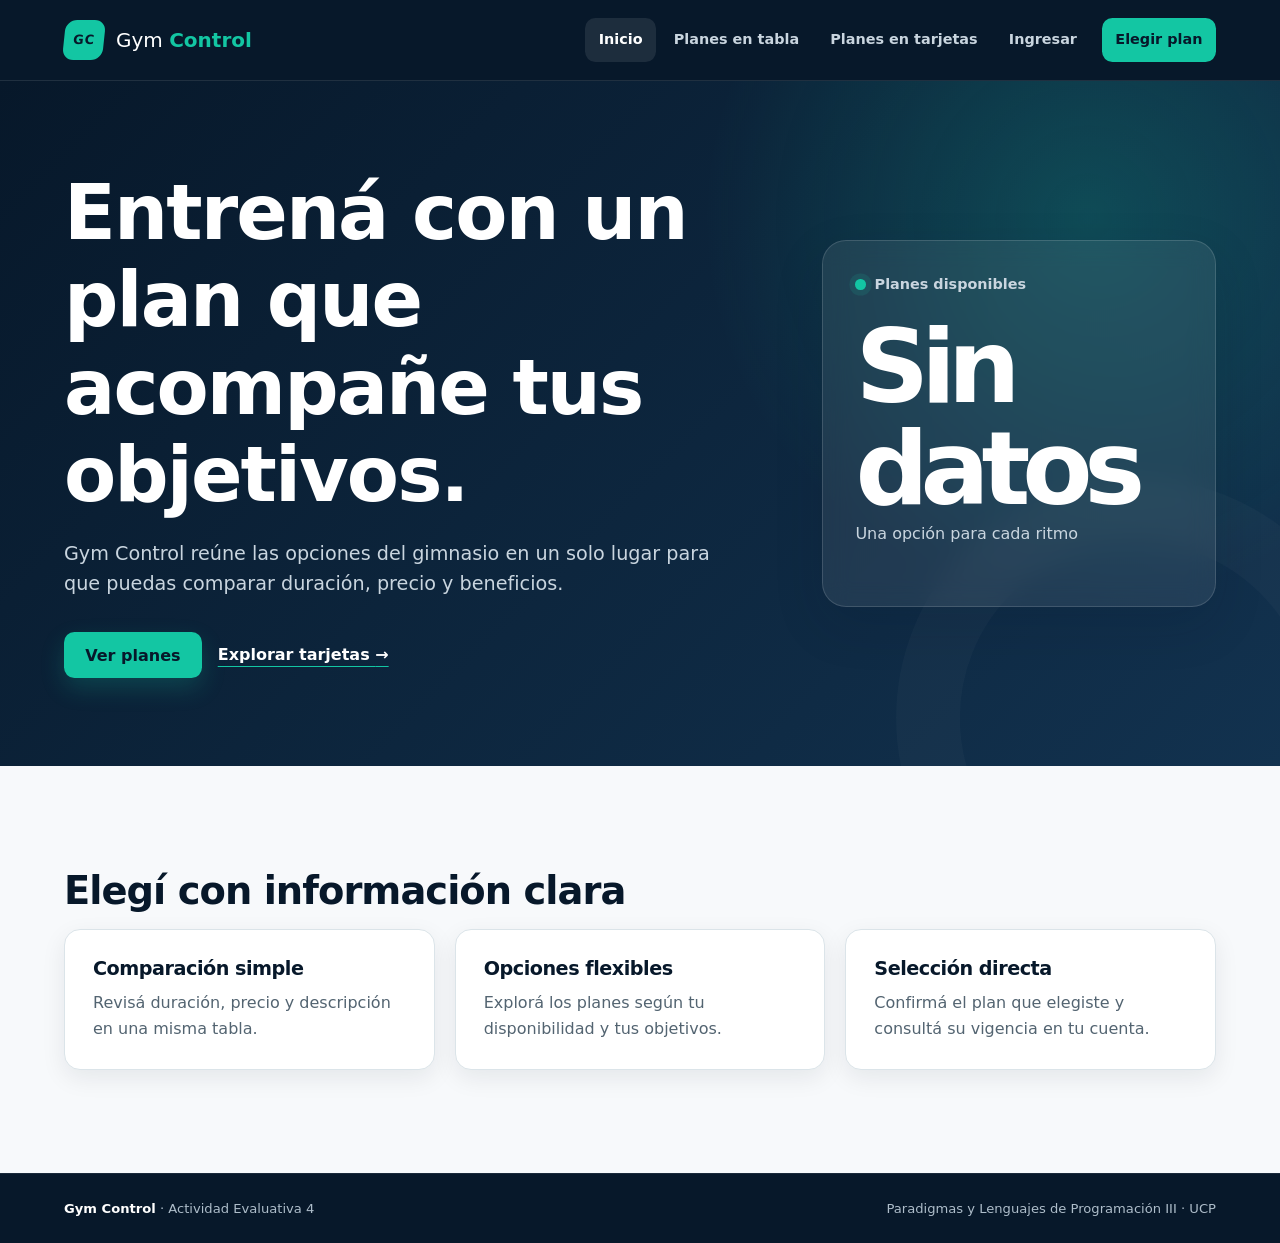
<file: public/index.html>
<!DOCTYPE html>
<html lang="es-AR">
<head>
  <meta charset="utf-8">
  <meta name="viewport" content="width=device-width, initial-scale=1">
  <meta name="description" content="Consultá, compará y elegí tu plan en Gym Control.">
  <title>Inicio | Gym Control</title>
  <link rel="stylesheet" href="css/styles.css">
  <script src="js/app.js" defer></script>
</head>
<body>
  <a class="skip-link" href="#contenido">Saltar al contenido</a>
  <header class="site-header">
    <div class="container header-inner">
      <a class="brand" href="#inicio">
        <span class="brand-mark" aria-hidden="true">GC</span>
        <span>Gym <strong>Control</strong></span>
      </a>
      <nav class="main-nav" aria-label="Navegación principal">
        <a href="#inicio" data-nav="inicio" aria-current="page">Inicio</a>
        <a href="#tabla" data-nav="tabla">Planes en tabla</a>
        <a href="#planes" data-nav="planes">Planes en tarjetas</a>
        <a href="#cuenta" data-nav="cuenta" id="enlace-cuenta">Ingresar</a>
        <a href="#admin" data-nav="admin" id="enlace-admin" hidden>Administrar planes</a>
        <a class="nav-cta" href="#elegir" data-nav="elegir">Elegir plan</a>
      </nav>
    </div>
  </header>

  <main id="contenido" tabindex="-1">
    <noscript><p class="container">Habilitá JavaScript para consultar los planes y gestionar tu membresía.</p></noscript>
    <section data-vista="inicio">
      <div class="hero">
        <div class="container hero-grid">
          <div class="hero-copy">
            <h1 tabindex="-1">Entrená con un plan que acompañe tus objetivos.</h1>
            <p class="hero-text">Gym Control reúne las opciones del gimnasio en un solo lugar para que puedas comparar duración, precio y beneficios.</p>
            <div class="hero-actions">
              <a class="button button-primary" href="#tabla">Ver planes</a>
              <a class="text-link" href="#planes">Explorar tarjetas <span aria-hidden="true">→</span></a>
            </div>
          </div>
          <aside class="hero-panel" aria-label="Resumen de planes disponibles">
            <div class="hero-panel-top"><span class="status-dot" aria-hidden="true"></span>Planes disponibles</div>
            <p class="hero-number" id="numero-planes" aria-live="polite">…</p>
            <p class="hero-panel-title">Una opción para cada ritmo</p>
            <div class="duration-scale" id="resumen-duracion" aria-live="polite"></div>
          </aside>
        </div>
      </div>
      <div class="section section-light">
        <div class="container">
          <h2>Elegí con información clara</h2>
          <div class="feature-grid">
            <article class="feature-card"><h3>Comparación simple</h3><p>Revisá duración, precio y descripción en una misma tabla.</p></article>
            <article class="feature-card"><h3>Opciones flexibles</h3><p>Explorá los planes según tu disponibilidad y tus objetivos.</p></article>
            <article class="feature-card"><h3>Selección directa</h3><p>Confirmá el plan que elegiste y consultá su vigencia en tu cuenta.</p></article>
          </div>
        </div>
      </div>
    </section>

    <section data-vista="tabla" hidden>
      <div class="page-hero">
        <div class="container page-hero-inner">
          <div><h1 tabindex="-1">Compará los planes</h1><p>Duración, precio y descripción de cada plan.</p></div>
          <a class="view-switch" href="#planes">Ver como tarjetas</a>
        </div>
      </div>
      <div class="section container">
        <p id="estado-tabla" role="status" aria-live="polite"></p>
        <button class="button button-outline" type="button" data-reintentar hidden>Reintentar carga</button>
        <div class="table-shell">
          <div class="table-scroll tabla-responsive">
            <table>
              <caption>Planes de Gym Control</caption>
              <thead><tr><th scope="col">Plan</th><th scope="col">Duración</th><th scope="col">Precio</th><th scope="col">Descripción</th><th scope="col">Acción</th></tr></thead>
              <tbody id="tabla-planes" aria-live="polite"></tbody>
            </table>
          </div>
        </div>
      </div>
    </section>

    <section data-vista="planes" hidden>
      <div class="page-hero">
        <div class="container page-hero-inner">
          <div><h1 tabindex="-1">Elegí tu próximo plan</h1><p>Explorá las opciones del gimnasio.</p></div>
          <a class="view-switch" href="#tabla">Ver como tabla</a>
        </div>
      </div>
      <div class="section container">
        <form id="filtros" class="catalog-toolbar" aria-label="Filtros del catálogo">
          <div class="form-group">
            <label for="buscar-plan">Buscar por nombre, descripción o categoría</label>
            <input type="search" id="buscar-plan" placeholder="Ej.: progreso" autocomplete="off">
          </div>
          <div class="form-group">
            <label for="filtrar-duracion">Duración en meses</label>
            <input type="number" id="filtrar-duracion" min="1" max="36" inputmode="numeric" placeholder="Todas">
          </div>
          <button class="button button-outline" type="reset">Limpiar filtros</button>
        </form>
        <p id="estado-planes" class="catalog-status" role="status" aria-live="polite"></p>
        <button class="button button-outline" type="button" data-reintentar hidden>Reintentar carga</button>
        <div id="catalogo-planes" class="plans-grid" aria-live="polite"></div>
      </div>
    </section>

    <section data-vista="detalle" class="section product-section" hidden>
      <div class="container">
        <nav class="breadcrumb" aria-label="Ubicación"><a href="#planes">Planes</a><span aria-hidden="true">/</span><span>Detalle</span></nav>
        <p id="estado-detalle" role="status" aria-live="polite"></p>
        <button class="button button-outline" type="button" data-reintentar hidden>Reintentar carga</button>
        <div class="product-layout">
          <article class="product-summary">
            <h1 id="detalle-nombre" tabindex="-1" aria-live="polite">Detalle del plan</h1>
            <div id="detalle-datos" aria-live="polite" hidden>
              <dl class="product-data">
                <div><dt>Duración</dt><dd id="detalle-duracion"></dd></div>
                <div><dt>Precio</dt><dd id="detalle-precio"></dd></div>
                <div><dt>Categoría</dt><dd id="detalle-categoria"></dd></div>
              </dl>
              <p id="detalle-descripcion" class="product-lead"></p>
              <a id="elegir-desde-detalle" class="button button-primary" href="#elegir">Seleccionar plan</a>
            </div>
          </article>
          <aside class="benefits-panel">
            <h2>Incluye</h2>
            <ul class="benefits-list"><li>Acceso a las instalaciones</li><li>Entrenamiento durante la vigencia del plan</li></ul>
          </aside>
        </div>
        <section class="reclamo-section" id="seccion-consulta" aria-labelledby="titulo-consulta" hidden>
          <h2 id="titulo-consulta">Reclamos y consultas</h2>
          <p id="acceso-consulta"><a href="#cuenta" class="text-link">Ingresá con tu cuenta de socio para enviar una consulta.</a></p>
          <form id="form-consulta" class="selection-form reclamo-form" method="post" hidden>
            <div class="form-group">
              <label for="consulta-mensaje">Tu mensaje</label>
              <textarea id="consulta-mensaje" name="mensaje" required rows="4" aria-describedby="consulta-longitud consulta-contador"></textarea>
            </div>
            <p id="consulta-longitud">Mínimo 10 y máximo 500 caracteres, sin contar los espacios al principio y al final.</p>
            <p id="consulta-contador" role="status" aria-live="polite" aria-atomic="true">0 / 500 caracteres. Faltan 10 para el mínimo.</p>
            <button class="button button-primary" type="submit">Enviar consulta</button>
            <p id="estado-consulta" class="feedback" role="status" aria-live="polite"></p>
          </form>
        </section>
      </div>
    </section>

    <section data-vista="elegir" hidden>
      <div class="page-hero page-hero-centered">
        <div class="container"><h1 tabindex="-1">Seleccioná tu plan</h1><p>Confirmá tus datos y el medio de pago acordado con el gimnasio.</p></div>
      </div>
      <div class="section form-section">
        <div class="container form-container">
          <p id="estado-elegir" role="status" aria-live="polite"></p>
          <button class="button button-outline" type="button" data-reintentar hidden>Reintentar carga</button>
          <a id="ingresar-para-elegir" href="#cuenta" class="button button-primary" hidden>Ingresar o crear cuenta</a>
          <a id="ver-membresia" href="#cuenta" class="button button-primary" hidden>Ver mi membresía</a>
          <form id="form-membresia" class="selection-form" method="post" hidden>
            <fieldset>
              <legend>Datos del cliente</legend>
              <div class="form-grid">
                <div class="form-group"><label for="compra-nombre">Nombre y apellido</label><input required maxlength="100" minlength="2" id="compra-nombre" name="nombre" autocomplete="name"></div>
                <div class="form-group"><label for="compra-email">E-mail</label><input required maxlength="190" id="compra-email" name="email" type="email" autocomplete="email"></div>
                <div class="form-group"><label for="compra-direccion">Dirección</label><input required maxlength="160" minlength="3" id="compra-direccion" name="direccion" autocomplete="street-address"></div>
                <div class="form-group"><label for="compra-telefono">Teléfono</label><input required maxlength="35" minlength="6" id="compra-telefono" name="telefono" type="tel" autocomplete="tel"></div>
              </div>
            </fieldset>
            <fieldset>
              <legend>Medio de pago</legend>
              <div class="choice-grid choice-grid-three" id="medios-pago">
                <button class="choice-card" type="button" data-valor="tarjeta" aria-pressed="false">Tarjeta</button>
                <button class="choice-card" type="button" data-valor="efectivo" aria-pressed="false">Efectivo</button>
                <button class="choice-card" type="button" data-valor="transferencia" aria-pressed="false">Transferencia</button>
              </div>
              <p class="fieldset-help">El pago se gestiona en el gimnasio.</p>
            </fieldset>
            <fieldset>
              <legend>Planes disponibles</legend>
              <div class="choice-grid choice-grid-plans" id="opciones-planes" aria-live="polite"></div>
            </fieldset>
            <fieldset>
              <legend>Cantidad y subtotal</legend>
              <div class="quantity-layout">
                <div class="form-group">
                  <label for="cantidad">Períodos del plan</label>
                  <input type="number" id="cantidad" name="cantidad" value="1" min="1" max="20" step="1" inputmode="numeric" required>
                  <small class="field-hint">De 1 a 20 períodos consecutivos de la misma membresía.</small>
                </div>
                <div id="estado-total" class="subtotal-panel" role="status" aria-live="polite">Elegí un plan para ver el total.</div>
              </div>
            </fieldset>
            <fieldset>
              <legend>Código de descuento</legend>
              <div class="cupon-layout">
                <div class="form-group"><label for="codigo-cupon">Código de cupón (opcional)</label><input id="codigo-cupon" name="cupon" maxlength="20" autocomplete="off"></div>
                <button class="button button-outline" type="button" id="validar-cupon">Validar cupón</button>
              </div>
              <p id="estado-cupon" class="feedback" role="status" aria-live="polite"></p>
            </fieldset>
            <button class="button button-primary" type="submit">Confirmar membresía</button>
            <p id="estado-compra" class="feedback" role="status" aria-live="polite"></p>
          </form>
        </div>
      </div>
    </section>

    <section data-vista="cuenta" hidden>
      <div class="page-hero page-hero-centered">
        <div class="container"><h1 tabindex="-1">Tu cuenta en Gym Control</h1><p>Ingresá para gestionar tu membresía.</p></div>
      </div>
      <div class="section form-section">
        <div class="container">
          <p id="estado-cuenta" role="status" aria-live="polite"></p>
          <button class="button button-outline" type="button" data-reintentar hidden>Reintentar carga</button>
          <div id="vista-visitante" class="access-layout" hidden>
            <form id="form-ingreso" class="selection-form access-form" method="post">
              <fieldset>
                <legend>Ingresar</legend>
                <div class="access-fields">
                  <div class="form-group"><label for="ingreso-email">E-mail</label><input type="email" id="ingreso-email" name="email" autocomplete="username" maxlength="190" required></div>
                  <div class="form-group"><label for="ingreso-clave">Clave</label><input type="password" id="ingreso-clave" name="clave" autocomplete="current-password" required></div>
                </div>
              </fieldset>
              <button class="button button-primary button-full" type="submit">Ingresar</button>
              <p id="estado-ingreso" class="feedback" role="status" aria-live="polite"></p>
            </form>
            <form id="form-registro" class="selection-form access-form" method="post">
              <fieldset>
                <legend>Crear cuenta</legend>
                <div class="access-fields">
                  <div class="form-group"><label for="registro-nombre">Nombre y apellido</label><input id="registro-nombre" name="nombre" autocomplete="name" minlength="2" maxlength="100" required></div>
                  <div class="form-group"><label for="registro-email">E-mail</label><input type="email" id="registro-email" name="email" autocomplete="email" maxlength="190" required></div>
                  <div class="form-group"><label for="registro-clave">Clave</label><input type="password" id="registro-clave" name="clave" autocomplete="new-password" minlength="8" aria-describedby="ayuda-clave" required><small id="ayuda-clave" class="field-hint">Al menos 8 caracteres. Máximo 72 bytes.</small></div>
                  <div class="form-group"><label for="registro-repetir">Repetir clave</label><input type="password" id="registro-repetir" name="repetir_clave" autocomplete="new-password" minlength="8" required></div>
                </div>
              </fieldset>
              <button class="button button-outline button-full" type="submit">Crear cuenta</button>
              <p id="estado-registro" class="feedback" role="status" aria-live="polite"></p>
            </form>
          </div>
          <section id="vista-socio" class="member-panel" aria-labelledby="saludo-socio" hidden>
            <h2 id="saludo-socio" tabindex="-1" aria-live="polite">Mi cuenta</h2>
            <div id="historial" aria-live="polite"></div>
            <div class="form-actions">
              <a class="button button-primary" id="socio-renovar" href="#elegir">Elegir plan</a>
              <a class="button button-primary" id="cuenta-admin" href="#admin" hidden>Administrar planes</a>
              <button class="button button-ghost" id="cerrar-sesion" type="button">Cerrar sesión</button>
            </div>
          </section>
        </div>
      </div>
    </section>

    <section data-vista="admin" hidden>
      <div class="page-hero"><div class="container"><h1 tabindex="-1">Administración de planes</h1><p>Creá, editá o eliminá planes del catálogo.</p></div></div>
      <div class="section container">
        <p id="estado-admin" role="status" aria-live="polite"></p>
        <button class="button button-outline" type="button" data-reintentar hidden>Reintentar carga</button>
        <a id="admin-ingresar" href="#cuenta" class="button button-primary" hidden>Ir a mi cuenta</a>
        <div id="panel-admin" class="admin-layout" hidden>
          <form id="form-plan" class="selection-form" method="post" aria-labelledby="titulo-editor">
            <h2 id="titulo-editor" tabindex="-1">Crear plan</h2>
            <div class="access-fields">
              <div class="form-group"><label for="admin-nombre">Nombre</label><input id="admin-nombre" name="nombre" minlength="2" maxlength="100" required></div>
              <div class="form-grid">
                <div class="form-group"><label for="admin-duracion">Duración en meses</label><input id="admin-duracion" name="duracion_meses" type="number" min="1" max="36" required></div>
                <div class="form-group"><label for="admin-precio">Precio en pesos</label><input id="admin-precio" name="precio" type="number" min="1" max="10000000" required></div>
              </div>
              <div class="form-group"><label for="admin-categoria">Categoría</label><input id="admin-categoria" name="categoria" minlength="2" maxlength="60" required></div>
              <div class="form-group"><label for="admin-descripcion">Descripción</label><textarea id="admin-descripcion" name="descripcion" rows="4" minlength="5" maxlength="600" required></textarea></div>
            </div>
            <div class="form-actions">
              <button class="button button-primary" type="submit" id="guardar-plan">Crear plan</button>
              <button class="button button-ghost" type="button" id="cancelar-edicion" hidden>Cancelar edición</button>
            </div>
            <p id="estado-editor" class="feedback" role="status" aria-live="polite"></p>
          </form>
          <div>
            <h2>Planes publicados</h2>
            <div id="confirmacion-baja" class="selection-form confirmacion" aria-live="polite" hidden>
              <p id="pregunta-baja"></p>
              <div class="form-actions">
                <button class="button button-primary" type="button" id="confirmar-baja">Confirmar eliminación</button>
                <button class="button button-ghost" type="button" id="cancelar-baja">Cancelar</button>
              </div>
            </div>
            <p id="estado-lista-admin" class="feedback" role="status" aria-live="polite"></p>
            <div id="lista-admin" class="lista-admin" aria-live="polite"></div>
          </div>
        </div>
      </div>
    </section>
  </main>

  <footer class="site-footer">
    <div class="container footer-inner">
      <p><strong>Gym Control</strong> · Actividad Evaluativa 4</p>
      <p>Paradigmas y Lenguajes de Programación III · UCP</p>
    </div>
  </footer>
</body>
</html>
</file>
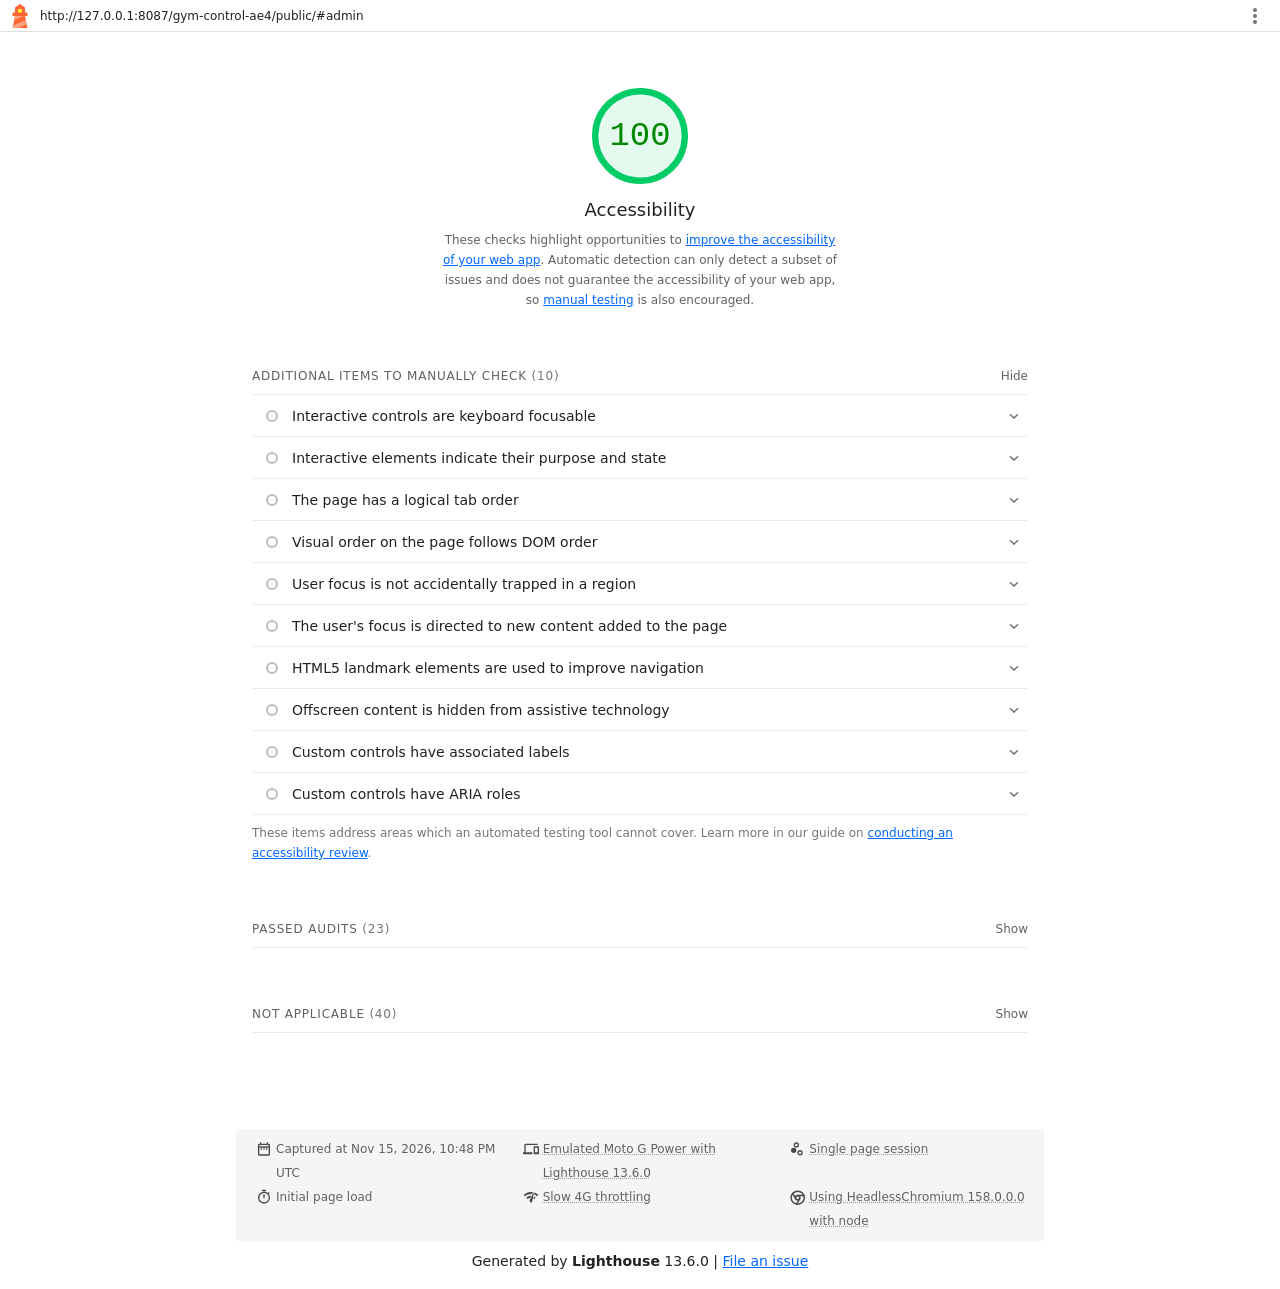
<file: docs/evidencias/lighthouse-administracion.html>
<!--
@license
Copyright 2018 Google LLC
SPDX-License-Identifier: Apache-2.0
-->
<!doctype html>
<html lang="en">
<head>
  <meta charset="utf-8">
  <meta name="viewport" content="width=device-width, initial-scale=1, minimum-scale=1">
  <link rel="icon" href='data:image/svg+xml;utf8,<svg fill="none" xmlns="http://www.w3.org/2000/svg" viewBox="0 0 48 48"><path d="m14 7 10-7 10 7v10h5v7h-5l5 24H9l5-24H9v-7h5V7Z" fill="%23F63"/><path d="M31.561 24H14l-1.689 8.105L31.561 24ZM18.983 48H9l1.022-4.907L35.723 32.27l1.663 7.98L18.983 48Z" fill="%23FFA385"/><path fill="%23FF3" d="M20.5 10h7v7h-7z"/></svg>'>
  <title>Lighthouse Report</title>
  <style>body {margin: 0}</style>
</head>
<body>
  <noscript>Lighthouse report requires JavaScript. Please enable.</noscript>

  <div id="lh-log"></div>

  <script>window.__LIGHTHOUSE_JSON__ = {"lighthouseVersion":"13.6.0","requestedUrl":"http://127.0.0.1:8087/gym-control-ae4/public/#admin","mainDocumentUrl":"http://127.0.0.1:8087/gym-control-ae4/public/","finalDisplayedUrl":"http://127.0.0.1:8087/gym-control-ae4/public/#admin","finalUrl":"http://127.0.0.1:8087/gym-control-ae4/public/","fetchTime":"2026-11-15T22:48:21.350Z","gatherMode":"navigation","runWarnings":[],"userAgent":"Mozilla/5.0 (Windows NT 10.0; Win64; x64) AppleWebKit/537.36 (KHTML, like Gecko) HeadlessChrome/158.0.0.0 Safari/537.36","environment":{"networkUserAgent":"Mozilla/5.0 (Linux; Android 11; moto g power (2022)) AppleWebKit/537.36 (KHTML, like Gecko) Chrome/158.0.0.0 Mobile Safari/537.36","hostUserAgent":"Mozilla/5.0 (Windows NT 10.0; Win64; x64) AppleWebKit/537.36 (KHTML, like Gecko) HeadlessChrome/158.0.0.0 Safari/537.36","benchmarkIndex":1614.5,"credits":{"axe-core":"4.14.0"}},"audits":{"accesskeys":{"id":"accesskeys","title":"`[accesskey]` values are unique","description":"Access keys let users quickly focus a part of the page. For proper navigation, each access key must be unique. [Learn more about access keys](https://dequeuniversity.com/rules/axe/4.14/accesskeys).","score":null,"scoreDisplayMode":"notApplicable"},"aria-allowed-attr":{"id":"aria-allowed-attr","title":"`[aria-*]` attributes match their roles","description":"Each ARIA `role` supports a specific subset of `aria-*` attributes. Mismatching these invalidates the `aria-*` attributes. [Learn how to match ARIA attributes to their roles](https://dequeuniversity.com/rules/axe/4.14/aria-allowed-attr).","score":1,"scoreDisplayMode":"binary","details":{"type":"table","headings":[{"key":"node","valueType":"node","subItemsHeading":{"key":"relatedNode","valueType":"node"},"label":"Failing Elements"}],"items":[]}},"aria-allowed-role":{"id":"aria-allowed-role","title":"Uses ARIA roles only on compatible elements","description":"Many HTML elements can only be assigned certain ARIA roles. Using ARIA roles where they are not allowed can interfere with the accessibility of the web page. [Learn more about ARIA roles](https://dequeuniversity.com/rules/axe/4.14/aria-allowed-role).","score":null,"scoreDisplayMode":"notApplicable"},"aria-command-name":{"id":"aria-command-name","title":"`button`, `link`, and `menuitem` elements have accessible names","description":"When an element doesn't have an accessible name, screen readers announce it with a generic name, making it unusable for users who rely on screen readers. [Learn how to make command elements more accessible](https://dequeuniversity.com/rules/axe/4.14/aria-command-name).","score":null,"scoreDisplayMode":"notApplicable"},"aria-conditional-attr":{"id":"aria-conditional-attr","title":"ARIA attributes are used as specified for the element's role","description":"Some ARIA attributes are only allowed on an element under certain conditions. [Learn more about conditional ARIA attributes](https://dequeuniversity.com/rules/axe/4.14/aria-conditional-attr).","score":1,"scoreDisplayMode":"binary","details":{"type":"table","headings":[{"key":"node","valueType":"node","subItemsHeading":{"key":"relatedNode","valueType":"node"},"label":"Failing Elements"}],"items":[]}},"aria-deprecated-role":{"id":"aria-deprecated-role","title":"Deprecated ARIA roles were not used","description":"Deprecated ARIA roles may not be processed correctly by assistive technology. [Learn more about deprecated ARIA roles](https://dequeuniversity.com/rules/axe/4.14/aria-deprecated-role).","score":1,"scoreDisplayMode":"binary","details":{"type":"table","headings":[{"key":"node","valueType":"node","subItemsHeading":{"key":"relatedNode","valueType":"node"},"label":"Failing Elements"}],"items":[]}},"aria-dialog-name":{"id":"aria-dialog-name","title":"Elements with `role=\"dialog\"` or `role=\"alertdialog\"` have accessible names.","description":"ARIA dialog elements without accessible names may prevent screen readers users from discerning the purpose of these elements. [Learn how to make ARIA dialog elements more accessible](https://dequeuniversity.com/rules/axe/4.14/aria-dialog-name).","score":null,"scoreDisplayMode":"notApplicable"},"aria-hidden-body":{"id":"aria-hidden-body","title":"`[aria-hidden=\"true\"]` is not present on the document `\u003cbody>`","description":"Assistive technologies, like screen readers, work inconsistently when `aria-hidden=\"true\"` is set on the document `\u003cbody>`. [Learn how `aria-hidden` affects the document body](https://dequeuniversity.com/rules/axe/4.14/aria-hidden-body).","score":1,"scoreDisplayMode":"binary","details":{"type":"table","headings":[{"key":"node","valueType":"node","subItemsHeading":{"key":"relatedNode","valueType":"node"},"label":"Failing Elements"}],"items":[]}},"aria-hidden-focus":{"id":"aria-hidden-focus","title":"`[aria-hidden=\"true\"]` elements do not contain focusable descendents","description":"Focusable descendents within an `[aria-hidden=\"true\"]` element prevent those interactive elements from being available to users of assistive technologies like screen readers. [Learn how `aria-hidden` affects focusable elements](https://dequeuniversity.com/rules/axe/4.14/aria-hidden-focus).","score":1,"scoreDisplayMode":"binary","details":{"type":"table","headings":[{"key":"node","valueType":"node","subItemsHeading":{"key":"relatedNode","valueType":"node"},"label":"Failing Elements"}],"items":[]}},"aria-input-field-name":{"id":"aria-input-field-name","title":"ARIA input fields have accessible names","description":"When an input field doesn't have an accessible name, screen readers announce it with a generic name, making it unusable for users who rely on screen readers. [Learn more about input field labels](https://dequeuniversity.com/rules/axe/4.14/aria-input-field-name).","score":null,"scoreDisplayMode":"notApplicable"},"aria-meter-name":{"id":"aria-meter-name","title":"ARIA `meter` elements have accessible names","description":"When a meter element doesn't have an accessible name, screen readers announce it with a generic name, making it unusable for users who rely on screen readers. [Learn how to name `meter` elements](https://dequeuniversity.com/rules/axe/4.14/aria-meter-name).","score":null,"scoreDisplayMode":"notApplicable"},"aria-progressbar-name":{"id":"aria-progressbar-name","title":"ARIA `progressbar` elements have accessible names","description":"When a `progressbar` element doesn't have an accessible name, screen readers announce it with a generic name, making it unusable for users who rely on screen readers. [Learn how to label `progressbar` elements](https://dequeuniversity.com/rules/axe/4.14/aria-progressbar-name).","score":null,"scoreDisplayMode":"notApplicable"},"aria-prohibited-attr":{"id":"aria-prohibited-attr","title":"Elements use only permitted ARIA attributes","description":"Using ARIA attributes in roles where they are prohibited can mean that important information is not communicated to users of assistive technologies. [Learn more about prohibited ARIA roles](https://dequeuniversity.com/rules/axe/4.14/aria-prohibited-attr).","score":1,"scoreDisplayMode":"binary","details":{"type":"table","headings":[{"key":"node","valueType":"node","subItemsHeading":{"key":"relatedNode","valueType":"node"},"label":"Failing Elements"}],"items":[]}},"aria-required-attr":{"id":"aria-required-attr","title":"`[role]`s have all required `[aria-*]` attributes","description":"Some ARIA roles have required attributes that describe the state of the element to screen readers. [Learn more about roles and required attributes](https://dequeuniversity.com/rules/axe/4.14/aria-required-attr).","score":1,"scoreDisplayMode":"binary","details":{"type":"table","headings":[{"key":"node","valueType":"node","subItemsHeading":{"key":"relatedNode","valueType":"node"},"label":"Failing Elements"}],"items":[]}},"aria-required-children":{"id":"aria-required-children","title":"Elements with an ARIA `[role]` that require children to contain a specific `[role]` have all required children.","description":"Some ARIA parent roles must contain specific child roles to perform their intended accessibility functions. [Learn more about roles and required children elements](https://dequeuniversity.com/rules/axe/4.14/aria-required-children).","score":null,"scoreDisplayMode":"notApplicable"},"aria-required-parent":{"id":"aria-required-parent","title":"`[role]`s are contained by their required parent element","description":"Some ARIA child roles must be contained by specific parent roles to properly perform their intended accessibility functions. [Learn more about ARIA roles and required parent element](https://dequeuniversity.com/rules/axe/4.14/aria-required-parent).","score":null,"scoreDisplayMode":"notApplicable"},"aria-roles":{"id":"aria-roles","title":"`[role]` values are valid","description":"ARIA roles must have valid values in order to perform their intended accessibility functions. [Learn more about valid ARIA roles](https://dequeuniversity.com/rules/axe/4.14/aria-roles).","score":1,"scoreDisplayMode":"binary","details":{"type":"table","headings":[{"key":"node","valueType":"node","subItemsHeading":{"key":"relatedNode","valueType":"node"},"label":"Failing Elements"}],"items":[]}},"aria-text":{"id":"aria-text","title":"Elements with the `role=text` attribute do not have focusable descendents.","description":"Adding `role=text` around a text node split by markup enables VoiceOver to treat it as one phrase, but the element's focusable descendents will not be announced. [Learn more about the `role=text` attribute](https://dequeuniversity.com/rules/axe/4.14/aria-text).","score":null,"scoreDisplayMode":"notApplicable"},"aria-toggle-field-name":{"id":"aria-toggle-field-name","title":"ARIA toggle fields have accessible names","description":"When a toggle field doesn't have an accessible name, screen readers announce it with a generic name, making it unusable for users who rely on screen readers. [Learn more about toggle fields](https://dequeuniversity.com/rules/axe/4.14/aria-toggle-field-name).","score":null,"scoreDisplayMode":"notApplicable"},"aria-tooltip-name":{"id":"aria-tooltip-name","title":"ARIA `tooltip` elements have accessible names","description":"When a tooltip element doesn't have an accessible name, screen readers announce it with a generic name, making it unusable for users who rely on screen readers. [Learn how to name `tooltip` elements](https://dequeuniversity.com/rules/axe/4.14/aria-tooltip-name).","score":null,"scoreDisplayMode":"notApplicable"},"aria-treeitem-name":{"id":"aria-treeitem-name","title":"ARIA `treeitem` elements have accessible names","description":"When a `treeitem` element doesn't have an accessible name, screen readers announce it with a generic name, making it unusable for users who rely on screen readers. [Learn more about labeling `treeitem` elements](https://dequeuniversity.com/rules/axe/4.14/aria-treeitem-name).","score":null,"scoreDisplayMode":"notApplicable"},"aria-valid-attr-value":{"id":"aria-valid-attr-value","title":"`[aria-*]` attributes have valid values","description":"Assistive technologies, like screen readers, can't interpret ARIA attributes with invalid values. [Learn more about valid values for ARIA attributes](https://dequeuniversity.com/rules/axe/4.14/aria-valid-attr-value).","score":1,"scoreDisplayMode":"binary","details":{"type":"table","headings":[{"key":"node","valueType":"node","subItemsHeading":{"key":"relatedNode","valueType":"node"},"label":"Failing Elements"}],"items":[]}},"aria-valid-attr":{"id":"aria-valid-attr","title":"`[aria-*]` attributes are valid and not misspelled","description":"Assistive technologies, like screen readers, can't interpret ARIA attributes with invalid names. [Learn more about valid ARIA attributes](https://dequeuniversity.com/rules/axe/4.14/aria-valid-attr).","score":1,"scoreDisplayMode":"binary","details":{"type":"table","headings":[{"key":"node","valueType":"node","subItemsHeading":{"key":"relatedNode","valueType":"node"},"label":"Failing Elements"}],"items":[]}},"button-name":{"id":"button-name","title":"Buttons have an accessible name","description":"When a button doesn't have an accessible name, screen readers announce it as \"button\", making it unusable for users who rely on screen readers. [Learn how to make buttons more accessible](https://dequeuniversity.com/rules/axe/4.14/button-name).","score":1,"scoreDisplayMode":"binary","details":{"type":"table","headings":[{"key":"node","valueType":"node","subItemsHeading":{"key":"relatedNode","valueType":"node"},"label":"Failing Elements"}],"items":[]}},"bypass":{"id":"bypass","title":"The page contains a heading, skip link, or landmark region","description":"Adding ways to bypass repetitive content lets keyboard users navigate the page more efficiently. [Learn more about bypass blocks](https://dequeuniversity.com/rules/axe/4.14/bypass).","score":null,"scoreDisplayMode":"notApplicable"},"color-contrast":{"id":"color-contrast","title":"Background and foreground colors have a sufficient contrast ratio","description":"Low-contrast text is difficult or impossible for many users to read. [Learn how to provide sufficient color contrast](https://dequeuniversity.com/rules/axe/4.14/color-contrast).","score":1,"scoreDisplayMode":"binary","details":{"type":"table","headings":[{"key":"node","valueType":"node","subItemsHeading":{"key":"relatedNode","valueType":"node"},"label":"Failing Elements"}],"items":[]}},"definition-list":{"id":"definition-list","title":"`\u003cdl>`'s contain only properly-ordered `\u003cdt>` and `\u003cdd>` groups, `\u003cscript>`, `\u003ctemplate>` or `\u003cdiv>` elements.","description":"When definition lists are not properly marked up, screen readers may produce confusing or inaccurate output. [Learn how to structure definition lists correctly](https://dequeuniversity.com/rules/axe/4.14/definition-list).","score":null,"scoreDisplayMode":"notApplicable"},"dlitem":{"id":"dlitem","title":"Definition list items are wrapped in `\u003cdl>` elements","description":"Definition list items (`\u003cdt>` and `\u003cdd>`) must be wrapped in a parent `\u003cdl>` element to ensure that screen readers can properly announce them. [Learn how to structure definition lists correctly](https://dequeuniversity.com/rules/axe/4.14/dlitem).","score":null,"scoreDisplayMode":"notApplicable"},"document-title":{"id":"document-title","title":"Document has a `\u003ctitle>` element","description":"The title gives screen reader users an overview of the page, and search engine users rely on it heavily to determine if a page is relevant to their search. [Learn more about document titles](https://dequeuniversity.com/rules/axe/4.14/document-title).","score":1,"scoreDisplayMode":"binary","details":{"type":"table","headings":[{"key":"node","valueType":"node","subItemsHeading":{"key":"relatedNode","valueType":"node"},"label":"Failing Elements"}],"items":[]}},"duplicate-id-aria":{"id":"duplicate-id-aria","title":"ARIA IDs are unique","description":"The value of an ARIA ID must be unique to prevent other instances from being overlooked by assistive technologies. [Learn how to fix duplicate ARIA IDs](https://dequeuniversity.com/rules/axe/4.14/duplicate-id-aria).","score":null,"scoreDisplayMode":"notApplicable"},"empty-heading":{"id":"empty-heading","title":"All heading elements contain content.","description":"A heading with no content or inaccessible text prevent screen reader users from accessing information on the page's structure. [Learn more about headings](https://dequeuniversity.com/rules/axe/4.14/empty-heading).","score":null,"scoreDisplayMode":"notApplicable"},"form-field-multiple-labels":{"id":"form-field-multiple-labels","title":"No form fields have multiple labels","description":"Form fields with multiple labels can be confusingly announced by assistive technologies like screen readers which use either the first, the last, or all of the labels. [Learn how to use form labels](https://dequeuniversity.com/rules/axe/4.14/form-field-multiple-labels).","score":null,"scoreDisplayMode":"notApplicable"},"frame-title":{"id":"frame-title","title":"`\u003cframe>` or `\u003ciframe>` elements have a title","description":"Screen reader users rely on frame titles to describe the contents of frames. [Learn more about frame titles](https://dequeuniversity.com/rules/axe/4.14/frame-title).","score":null,"scoreDisplayMode":"notApplicable"},"heading-order":{"id":"heading-order","title":"Heading elements appear in a sequentially-descending order","description":"Properly ordered headings that do not skip levels convey the semantic structure of the page, making it easier to navigate and understand when using assistive technologies. [Learn more about heading order](https://dequeuniversity.com/rules/axe/4.14/heading-order).","score":1,"scoreDisplayMode":"binary","details":{"type":"table","headings":[{"key":"node","valueType":"node","subItemsHeading":{"key":"relatedNode","valueType":"node"},"label":"Failing Elements"}],"items":[]}},"html-has-lang":{"id":"html-has-lang","title":"`\u003chtml>` element has a `[lang]` attribute","description":"If a page doesn't specify a `lang` attribute, a screen reader assumes that the page is in the default language that the user chose when setting up the screen reader. If the page isn't actually in the default language, then the screen reader might not announce the page's text correctly. [Learn more about the `lang` attribute](https://dequeuniversity.com/rules/axe/4.14/html-has-lang).","score":1,"scoreDisplayMode":"binary","details":{"type":"table","headings":[{"key":"node","valueType":"node","subItemsHeading":{"key":"relatedNode","valueType":"node"},"label":"Failing Elements"}],"items":[]}},"html-lang-valid":{"id":"html-lang-valid","title":"`\u003chtml>` element has a valid value for its `[lang]` attribute","description":"Specifying a valid [BCP 47 language](https://www.w3.org/International/questions/qa-choosing-language-tags#question) helps screen readers announce text properly. [Learn how to use the `lang` attribute](https://dequeuniversity.com/rules/axe/4.14/html-lang-valid).","score":1,"scoreDisplayMode":"binary","details":{"type":"table","headings":[{"key":"node","valueType":"node","subItemsHeading":{"key":"relatedNode","valueType":"node"},"label":"Failing Elements"}],"items":[]}},"html-xml-lang-mismatch":{"id":"html-xml-lang-mismatch","title":"`\u003chtml>` element has an `[xml:lang]` attribute with the same base language as the `[lang]` attribute.","description":"If the webpage does not specify a consistent language, then the screen reader might not announce the page's text correctly. [Learn more about the `lang` attribute](https://dequeuniversity.com/rules/axe/4.14/html-xml-lang-mismatch).","score":null,"scoreDisplayMode":"notApplicable"},"identical-links-same-purpose":{"id":"identical-links-same-purpose","title":"Identical links have the same purpose.","description":"Links with the same destination should have the same description, to help users understand the link's purpose and decide whether to follow it. [Learn more about identical links](https://dequeuniversity.com/rules/axe/4.14/identical-links-same-purpose).","score":null,"scoreDisplayMode":"notApplicable"},"image-alt":{"id":"image-alt","title":"Image elements have `[alt]` attributes","description":"Informative elements should aim for short, descriptive alternate text. Decorative elements can be ignored with an empty alt attribute. [Learn more about the `alt` attribute](https://dequeuniversity.com/rules/axe/4.14/image-alt).","score":null,"scoreDisplayMode":"notApplicable"},"image-redundant-alt":{"id":"image-redundant-alt","title":"Image elements do not have `[alt]` attributes that are redundant text.","description":"Informative elements should aim for short, descriptive alternative text. Alternative text that is exactly the same as the text adjacent to the link or image is potentially confusing for screen reader users, because the text will be read twice. [Learn more about the `alt` attribute](https://dequeuniversity.com/rules/axe/4.14/image-redundant-alt).","score":null,"scoreDisplayMode":"notApplicable"},"input-button-name":{"id":"input-button-name","title":"Input buttons have discernible text.","description":"Adding discernable and accessible text to input buttons may help screen reader users understand the purpose of the input button. [Learn more about input buttons](https://dequeuniversity.com/rules/axe/4.14/input-button-name).","score":null,"scoreDisplayMode":"notApplicable"},"input-image-alt":{"id":"input-image-alt","title":"`\u003cinput type=\"image\">` elements have `[alt]` text","description":"When an image is being used as an `\u003cinput>` button, providing alternative text can help screen reader users understand the purpose of the button. [Learn about input image alt text](https://dequeuniversity.com/rules/axe/4.14/input-image-alt).","score":null,"scoreDisplayMode":"notApplicable"},"label-content-name-mismatch":{"id":"label-content-name-mismatch","title":"Elements with visible text labels have matching accessible names.","description":"Visible text labels that do not match the accessible name can result in a confusing experience for screen reader users. [Learn more about accessible names](https://dequeuniversity.com/rules/axe/4.14/label-content-name-mismatch).","score":1,"scoreDisplayMode":"binary","details":{"type":"table","headings":[{"key":"node","valueType":"node","subItemsHeading":{"key":"relatedNode","valueType":"node"},"label":"Failing Elements"}],"items":[]}},"label":{"id":"label","title":"Form elements have associated labels","description":"Labels ensure that form controls are announced properly by assistive technologies, like screen readers. [Learn more about form element labels](https://dequeuniversity.com/rules/axe/4.14/label).","score":1,"scoreDisplayMode":"binary","details":{"type":"table","headings":[{"key":"node","valueType":"node","subItemsHeading":{"key":"relatedNode","valueType":"node"},"label":"Failing Elements"}],"items":[]}},"landmark-one-main":{"id":"landmark-one-main","title":"Document has a main landmark.","description":"One main landmark helps screen reader users navigate a web page. [Learn more about landmarks](https://dequeuniversity.com/rules/axe/4.14/landmark-one-main).","score":1,"scoreDisplayMode":"binary","details":{"type":"table","headings":[{"key":"node","valueType":"node","subItemsHeading":{"key":"relatedNode","valueType":"node"},"label":"Failing Elements"}],"items":[]}},"link-name":{"id":"link-name","title":"Links have a discernible name","description":"Link text (and alternate text for images, when used as links) that is discernible, unique, and focusable improves the navigation experience for screen reader users. [Learn how to make links accessible](https://dequeuniversity.com/rules/axe/4.14/link-name).","score":1,"scoreDisplayMode":"binary","details":{"type":"table","headings":[{"key":"node","valueType":"node","subItemsHeading":{"key":"relatedNode","valueType":"node"},"label":"Failing Elements"}],"items":[]}},"link-in-text-block":{"id":"link-in-text-block","title":"Links are distinguishable without relying on color.","description":"Low-contrast text is difficult or impossible for many users to read. Link text that is discernible improves the experience for users with low vision. [Learn how to make links distinguishable](https://dequeuniversity.com/rules/axe/4.14/link-in-text-block).","score":null,"scoreDisplayMode":"notApplicable"},"list":{"id":"list","title":"Lists contain only `\u003cli>` elements and script supporting elements (`\u003cscript>` and `\u003ctemplate>`).","description":"Screen readers have a specific way of announcing lists. Ensuring proper list structure aids screen reader output. [Learn more about proper list structure](https://dequeuniversity.com/rules/axe/4.14/list).","score":null,"scoreDisplayMode":"notApplicable"},"listitem":{"id":"listitem","title":"List items (`\u003cli>`) are contained within `\u003cul>`, `\u003col>` or `\u003cmenu>` parent elements","description":"Screen readers require list items (`\u003cli>`) to be contained within a parent `\u003cul>`, `\u003col>` or `\u003cmenu>` to be announced properly. [Learn more about proper list structure](https://dequeuniversity.com/rules/axe/4.14/listitem).","score":null,"scoreDisplayMode":"notApplicable"},"meta-refresh":{"id":"meta-refresh","title":"The document does not use `\u003cmeta http-equiv=\"refresh\">`","description":"Users do not expect a page to refresh automatically, and doing so will move focus back to the top of the page. This may create a frustrating or confusing experience. [Learn more about the refresh meta tag](https://dequeuniversity.com/rules/axe/4.14/meta-refresh).","score":null,"scoreDisplayMode":"notApplicable"},"meta-viewport":{"id":"meta-viewport","title":"`[user-scalable=\"no\"]` is not used in the `\u003cmeta name=\"viewport\">` element and the `[maximum-scale]` attribute is not less than 5.","description":"Disabling zooming is problematic for users with low vision who rely on screen magnification to properly see the contents of a web page. [Learn more about the viewport meta tag](https://dequeuniversity.com/rules/axe/4.14/meta-viewport).","score":1,"scoreDisplayMode":"binary","details":{"type":"table","headings":[{"key":"node","valueType":"node","subItemsHeading":{"key":"relatedNode","valueType":"node"},"label":"Failing Elements"}],"items":[]}},"object-alt":{"id":"object-alt","title":"`\u003cobject>` elements have alternate text","description":"Screen readers cannot translate non-text content. Adding alternate text to `\u003cobject>` elements helps screen readers convey meaning to users. [Learn more about alt text for `object` elements](https://dequeuniversity.com/rules/axe/4.14/object-alt).","score":null,"scoreDisplayMode":"notApplicable"},"select-name":{"id":"select-name","title":"Select elements have associated label elements.","description":"Form elements without effective labels can create frustrating experiences for screen reader users. [Learn more about the `select` element](https://dequeuniversity.com/rules/axe/4.14/select-name).","score":null,"scoreDisplayMode":"notApplicable"},"skip-link":{"id":"skip-link","title":"Skip links are focusable.","description":"Including a skip link can help users skip to the main content to save time. [Learn more about skip links](https://dequeuniversity.com/rules/axe/4.14/skip-link).","score":1,"scoreDisplayMode":"binary","details":{"type":"table","headings":[{"key":"node","valueType":"node","subItemsHeading":{"key":"relatedNode","valueType":"node"},"label":"Failing Elements"}],"items":[]}},"tabindex":{"id":"tabindex","title":"No element has a `[tabindex]` value greater than 0","description":"A value greater than 0 implies an explicit navigation ordering. Although technically valid, this often creates frustrating experiences for users who rely on assistive technologies. [Learn more about the `tabindex` attribute](https://dequeuniversity.com/rules/axe/4.14/tabindex).","score":1,"scoreDisplayMode":"binary","details":{"type":"table","headings":[{"key":"node","valueType":"node","subItemsHeading":{"key":"relatedNode","valueType":"node"},"label":"Failing Elements"}],"items":[]}},"table-duplicate-name":{"id":"table-duplicate-name","title":"Tables have different content in the summary attribute and `\u003ccaption>`.","description":"The summary attribute should describe the table structure, while `\u003ccaption>` should have the onscreen title. Accurate table mark-up helps users of screen readers. [Learn more about summary and caption](https://dequeuniversity.com/rules/axe/4.14/table-duplicate-name).","score":null,"scoreDisplayMode":"notApplicable"},"table-fake-caption":{"id":"table-fake-caption","title":"Tables use `\u003ccaption>` instead of cells with the `[colspan]` attribute to indicate a caption.","description":"Screen readers have features to make navigating tables easier. Ensuring that tables use the actual caption element instead of cells with the `[colspan]` attribute may improve the experience for screen reader users. [Learn more about captions](https://dequeuniversity.com/rules/axe/4.14/table-fake-caption).","score":null,"scoreDisplayMode":"notApplicable"},"target-size":{"id":"target-size","title":"Touch targets have sufficient size and spacing.","description":"Touch targets with sufficient size and spacing help users who may have difficulty targeting small controls to activate the targets. [Learn more about touch targets](https://dequeuniversity.com/rules/axe/4.14/target-size).","score":1,"scoreDisplayMode":"binary","details":{"type":"table","headings":[{"key":"node","valueType":"node","subItemsHeading":{"key":"relatedNode","valueType":"node"},"label":"Failing Elements"}],"items":[]}},"td-has-header":{"id":"td-has-header","title":"`\u003ctd>` elements in a large `\u003ctable>` have one or more table headers.","description":"Screen readers have features to make navigating tables easier. Ensuring that `\u003ctd>` elements in a large table (3 or more cells in width and height) have an associated table header may improve the experience for screen reader users. [Learn more about table headers](https://dequeuniversity.com/rules/axe/4.14/td-has-header).","score":null,"scoreDisplayMode":"notApplicable"},"td-headers-attr":{"id":"td-headers-attr","title":"Cells in a `\u003ctable>` element that use the `[headers]` attribute refer to table cells within the same table.","description":"Screen readers have features to make navigating tables easier. Ensuring `\u003ctd>` cells using the `[headers]` attribute only refer to other cells in the same table may improve the experience for screen reader users. [Learn more about the `headers` attribute](https://dequeuniversity.com/rules/axe/4.14/td-headers-attr).","score":null,"scoreDisplayMode":"notApplicable"},"th-has-data-cells":{"id":"th-has-data-cells","title":"`\u003cth>` elements and elements with `[role=\"columnheader\"/\"rowheader\"]` have data cells they describe.","description":"Screen readers have features to make navigating tables easier. Ensuring table headers always refer to some set of cells may improve the experience for screen reader users. [Learn more about table headers](https://dequeuniversity.com/rules/axe/4.14/th-has-data-cells).","score":null,"scoreDisplayMode":"notApplicable"},"valid-lang":{"id":"valid-lang","title":"`[lang]` attributes have a valid value","description":"Specifying a valid [BCP 47 language](https://www.w3.org/International/questions/qa-choosing-language-tags#question) on elements helps ensure that text is pronounced correctly by a screen reader. [Learn how to use the `lang` attribute](https://dequeuniversity.com/rules/axe/4.14/valid-lang).","score":null,"scoreDisplayMode":"notApplicable"},"video-caption":{"id":"video-caption","title":"`\u003cvideo>` elements contain a `\u003ctrack>` element with `[kind=\"captions\"]`","description":"When a video provides a caption it is easier for deaf and hearing impaired users to access its information. [Learn more about video captions](https://dequeuniversity.com/rules/axe/4.14/video-caption).","score":null,"scoreDisplayMode":"notApplicable"},"custom-controls-labels":{"id":"custom-controls-labels","title":"Custom controls have associated labels","description":"Custom interactive controls have associated labels, provided by aria-label or aria-labelledby. [Learn more about custom controls and labels](https://developer.chrome.com/docs/lighthouse/accessibility/custom-controls-labels/).","score":null,"scoreDisplayMode":"manual"},"custom-controls-roles":{"id":"custom-controls-roles","title":"Custom controls have ARIA roles","description":"Custom interactive controls have appropriate ARIA roles. [Learn how to add roles to custom controls](https://developer.chrome.com/docs/lighthouse/accessibility/custom-control-roles/).","score":null,"scoreDisplayMode":"manual"},"focus-traps":{"id":"focus-traps","title":"User focus is not accidentally trapped in a region","description":"A user can tab into and out of any control or region without accidentally trapping their focus. [Learn how to avoid focus traps](https://developer.chrome.com/docs/lighthouse/accessibility/focus-traps/).","score":null,"scoreDisplayMode":"manual"},"focusable-controls":{"id":"focusable-controls","title":"Interactive controls are keyboard focusable","description":"Custom interactive controls are keyboard focusable and display a focus indicator. [Learn how to make custom controls focusable](https://developer.chrome.com/docs/lighthouse/accessibility/focusable-controls/).","score":null,"scoreDisplayMode":"manual"},"interactive-element-affordance":{"id":"interactive-element-affordance","title":"Interactive elements indicate their purpose and state","description":"Interactive elements, such as links and buttons, should indicate their state and be distinguishable from non-interactive elements. [Learn how to decorate interactive elements with affordance hints](https://developer.chrome.com/docs/lighthouse/accessibility/interactive-element-affordance/).","score":null,"scoreDisplayMode":"manual"},"logical-tab-order":{"id":"logical-tab-order","title":"The page has a logical tab order","description":"Tabbing through the page follows the visual layout. Users cannot focus elements that are offscreen. [Learn more about logical tab ordering](https://developer.chrome.com/docs/lighthouse/accessibility/logical-tab-order/).","score":null,"scoreDisplayMode":"manual"},"managed-focus":{"id":"managed-focus","title":"The user's focus is directed to new content added to the page","description":"If new content, such as a dialog, is added to the page, the user's focus is directed to it. [Learn how to direct focus to new content](https://developer.chrome.com/docs/lighthouse/accessibility/managed-focus/).","score":null,"scoreDisplayMode":"manual"},"offscreen-content-hidden":{"id":"offscreen-content-hidden","title":"Offscreen content is hidden from assistive technology","description":"Offscreen content is hidden with display: none or aria-hidden=true. [Learn how to properly hide offscreen content](https://developer.chrome.com/docs/lighthouse/accessibility/offscreen-content-hidden/).","score":null,"scoreDisplayMode":"manual"},"use-landmarks":{"id":"use-landmarks","title":"HTML5 landmark elements are used to improve navigation","description":"Landmark elements (`\u003cmain>`, `\u003cnav>`, etc.) are used to improve the keyboard navigation of the page for assistive technology. [Learn more about landmark elements](https://developer.chrome.com/docs/lighthouse/accessibility/use-landmarks/).","score":null,"scoreDisplayMode":"manual"},"visual-order-follows-dom":{"id":"visual-order-follows-dom","title":"Visual order on the page follows DOM order","description":"DOM order matches the visual order, improving navigation for assistive technology. [Learn more about DOM and visual ordering](https://developer.chrome.com/docs/lighthouse/accessibility/visual-order-follows-dom/).","score":null,"scoreDisplayMode":"manual"},"autocomplete-valid":{"id":"autocomplete-valid","title":"`autocomplete` attributes are used correctly","description":"The `autocomplete` attribute values must be valid and correctly applied for screen readers to function correctly. [Learn more about valid autocomplete values](https://dequeuniversity.com/rules/axe/4.14/autocomplete-valid).","score":null,"scoreDisplayMode":"notApplicable"},"presentation-role-conflict":{"id":"presentation-role-conflict","title":"Elements with `role=\"none\"` or `role=\"presentation\"` do not have conflicts","description":"There are certain cases where the semantic role of an element with `role=\"none\"` or `role=\"presentation\"` does not resolve to none or presentation. To ensure the element remains removed from the accessibility tree, you should not add any global ARIA attributes to the element or make it focusable. [Learn more about presentation role conflict](https://dequeuniversity.com/rules/axe/4.14/presentation-role-conflict).","score":null,"scoreDisplayMode":"notApplicable"},"svg-img-alt":{"id":"svg-img-alt","title":"SVG elements with an `img` role have an accessible text alternative","description":"Ensures SVG elements with an `img`, `graphics-document` or `graphics-symbol` role have an accessible text alternative. [Learn more about SVG alt text](https://dequeuniversity.com/rules/axe/4.14/svg-img-alt).","score":null,"scoreDisplayMode":"notApplicable"}},"configSettings":{"output":"html","maxWaitForFcp":30000,"maxWaitForLoad":45000,"pauseAfterFcpMs":1000,"pauseAfterLoadMs":1000,"networkQuietThresholdMs":1000,"cpuQuietThresholdMs":1000,"formFactor":"mobile","throttling":{"rttMs":150,"throughputKbps":1638.4,"requestLatencyMs":562.5,"downloadThroughputKbps":1474.5600000000002,"uploadThroughputKbps":675,"cpuSlowdownMultiplier":4},"throttlingMethod":"simulate","screenEmulation":{"mobile":true,"width":412,"height":823,"deviceScaleFactor":1.75,"disabled":false},"emulatedUserAgent":"Mozilla/5.0 (Linux; Android 11; moto g power (2022)) AppleWebKit/537.36 (KHTML, like Gecko) Chrome/136.0.0.0 Mobile Safari/537.36","auditMode":false,"gatherMode":false,"clearStorageTypes":["file_systems","shader_cache","service_workers","cache_storage"],"disableStorageReset":true,"debugNavigation":false,"channel":"node","usePassiveGathering":false,"disableFullPageScreenshot":false,"skipAboutBlank":false,"blankPage":"about:blank","ignoreStatusCode":false,"locale":"en-US","blockedUrlPatterns":null,"additionalTraceCategories":null,"extraHeaders":null,"precomputedLanternData":null,"onlyAudits":null,"onlyCategories":["accessibility"],"skipAudits":null},"categories":{"accessibility":{"title":"Accessibility","description":"These checks highlight opportunities to [improve the accessibility of your web app](https://developer.chrome.com/docs/lighthouse/accessibility/). Automatic detection can only detect a subset of issues and does not guarantee the accessibility of your web app, so [manual testing](https://web.dev/articles/how-to-review) is also encouraged.","manualDescription":"These items address areas which an automated testing tool cannot cover. Learn more in our guide on [conducting an accessibility review](https://web.dev/articles/how-to-review).","supportedModes":["navigation","snapshot"],"auditRefs":[{"id":"accesskeys","weight":0,"group":"a11y-navigation"},{"id":"aria-allowed-attr","weight":10,"group":"a11y-aria"},{"id":"aria-command-name","weight":0,"group":"a11y-aria"},{"id":"aria-conditional-attr","weight":7,"group":"a11y-aria"},{"id":"aria-deprecated-role","weight":1,"group":"a11y-aria"},{"id":"aria-dialog-name","weight":0,"group":"a11y-aria"},{"id":"aria-hidden-body","weight":10,"group":"a11y-aria"},{"id":"aria-hidden-focus","weight":7,"group":"a11y-aria"},{"id":"aria-input-field-name","weight":0,"group":"a11y-aria"},{"id":"aria-meter-name","weight":0,"group":"a11y-aria"},{"id":"aria-progressbar-name","weight":0,"group":"a11y-aria"},{"id":"aria-prohibited-attr","weight":7,"group":"a11y-aria"},{"id":"aria-required-attr","weight":10,"group":"a11y-aria"},{"id":"aria-required-children","weight":0,"group":"a11y-aria"},{"id":"aria-required-parent","weight":0,"group":"a11y-aria"},{"id":"aria-roles","weight":10,"group":"a11y-aria"},{"id":"aria-text","weight":0,"group":"a11y-aria"},{"id":"aria-toggle-field-name","weight":0,"group":"a11y-aria"},{"id":"aria-tooltip-name","weight":0,"group":"a11y-aria"},{"id":"aria-treeitem-name","weight":0,"group":"a11y-aria"},{"id":"aria-valid-attr-value","weight":10,"group":"a11y-aria"},{"id":"aria-valid-attr","weight":10,"group":"a11y-aria"},{"id":"button-name","weight":10,"group":"a11y-names-labels"},{"id":"bypass","weight":0,"group":"a11y-navigation"},{"id":"color-contrast","weight":7,"group":"a11y-color-contrast"},{"id":"definition-list","weight":0,"group":"a11y-tables-lists"},{"id":"dlitem","weight":0,"group":"a11y-tables-lists"},{"id":"document-title","weight":7,"group":"a11y-names-labels"},{"id":"duplicate-id-aria","weight":0,"group":"a11y-aria"},{"id":"form-field-multiple-labels","weight":0,"group":"a11y-names-labels"},{"id":"frame-title","weight":0,"group":"a11y-names-labels"},{"id":"heading-order","weight":3,"group":"a11y-navigation"},{"id":"html-has-lang","weight":7,"group":"a11y-language"},{"id":"html-lang-valid","weight":7,"group":"a11y-language"},{"id":"html-xml-lang-mismatch","weight":0,"group":"a11y-language"},{"id":"image-alt","weight":0,"group":"a11y-names-labels"},{"id":"input-button-name","weight":0,"group":"a11y-names-labels"},{"id":"input-image-alt","weight":0,"group":"a11y-names-labels"},{"id":"label","weight":10,"group":"a11y-names-labels"},{"id":"link-in-text-block","weight":0,"group":"a11y-color-contrast"},{"id":"link-name","weight":7,"group":"a11y-names-labels"},{"id":"list","weight":0,"group":"a11y-tables-lists"},{"id":"listitem","weight":0,"group":"a11y-tables-lists"},{"id":"meta-refresh","weight":0,"group":"a11y-best-practices"},{"id":"meta-viewport","weight":10,"group":"a11y-best-practices"},{"id":"object-alt","weight":0,"group":"a11y-names-labels"},{"id":"select-name","weight":0,"group":"a11y-names-labels"},{"id":"skip-link","weight":3,"group":"a11y-names-labels"},{"id":"tabindex","weight":7,"group":"a11y-navigation"},{"id":"target-size","weight":7,"group":"a11y-best-practices"},{"id":"td-headers-attr","weight":0,"group":"a11y-tables-lists"},{"id":"th-has-data-cells","weight":0,"group":"a11y-tables-lists"},{"id":"valid-lang","weight":0,"group":"a11y-language"},{"id":"video-caption","weight":0,"group":"a11y-audio-video"},{"id":"landmark-one-main","weight":3,"group":"a11y-best-practices"},{"id":"autocomplete-valid","weight":0,"group":"a11y-best-practices"},{"id":"presentation-role-conflict","weight":0,"group":"a11y-best-practices"},{"id":"svg-img-alt","weight":0,"group":"a11y-best-practices"},{"id":"focusable-controls","weight":0},{"id":"interactive-element-affordance","weight":0},{"id":"logical-tab-order","weight":0},{"id":"visual-order-follows-dom","weight":0},{"id":"focus-traps","weight":0},{"id":"managed-focus","weight":0},{"id":"use-landmarks","weight":0},{"id":"offscreen-content-hidden","weight":0},{"id":"custom-controls-labels","weight":0},{"id":"custom-controls-roles","weight":0},{"id":"table-duplicate-name","weight":0,"group":"a11y-best-practices"},{"id":"empty-heading","weight":0,"group":"a11y-best-practices"},{"id":"aria-allowed-role","weight":0,"group":"a11y-best-practices"},{"id":"image-redundant-alt","weight":0,"group":"a11y-names-labels"},{"id":"identical-links-same-purpose","weight":0,"group":"a11y-best-practices"},{"id":"label-content-name-mismatch","weight":0,"group":"hidden"},{"id":"table-fake-caption","weight":0,"group":"hidden"},{"id":"td-has-header","weight":0,"group":"hidden"}],"id":"accessibility","score":1}},"categoryGroups":{"metrics":{"title":"Metrics"},"insights":{"title":"Insights","description":"These insights are also available in the Chrome DevTools Performance Panel - [record a trace](https://developer.chrome.com/docs/devtools/performance/reference) to view more detailed information."},"diagnostics":{"title":"Diagnostics","description":"More information about the performance of your application. These numbers don't [directly affect](https://developer.chrome.com/docs/lighthouse/performance/performance-scoring/) the Performance score."},"a11y-best-practices":{"title":"Best practices","description":"These items highlight common accessibility best practices."},"a11y-color-contrast":{"title":"Contrast","description":"These are opportunities to improve the legibility of your content."},"a11y-names-labels":{"title":"Names and labels","description":"These are opportunities to improve the semantics of the controls in your application. This may enhance the experience for users of assistive technology, like a screen reader."},"a11y-navigation":{"title":"Navigation","description":"These are opportunities to improve keyboard navigation in your application."},"a11y-aria":{"title":"ARIA","description":"These are opportunities to improve the usage of ARIA in your application which may enhance the experience for users of assistive technology, like a screen reader."},"a11y-language":{"title":"Internationalization and localization","description":"These are opportunities to improve the interpretation of your content by users in different locales."},"a11y-audio-video":{"title":"Audio and video","description":"These are opportunities to provide alternative content for audio and video. This may improve the experience for users with hearing or vision impairments."},"a11y-tables-lists":{"title":"Tables and lists","description":"These are opportunities to improve the experience of reading tabular or list data using assistive technology, like a screen reader."},"seo-mobile":{"title":"Mobile Friendly","description":"Make sure your pages are mobile friendly so users don’t have to pinch or zoom in order to read the content pages. [Learn how to make pages mobile-friendly](https://developers.google.com/search/mobile-sites/)."},"seo-content":{"title":"Content Best Practices","description":"Format your HTML in a way that enables crawlers to better understand your app’s content."},"seo-crawl":{"title":"Crawling and Indexing","description":"To appear in search results, crawlers need access to your app."},"best-practices-trust-safety":{"title":"Trust and Safety"},"best-practices-ux":{"title":"User Experience"},"best-practices-browser-compat":{"title":"Browser Compatibility"},"best-practices-general":{"title":"General"},"webmcp":{"title":"WebMCP","description":"Audits validating WebMCP integration."},"agent-accessibility":{"title":"Agent Accessibility","description":"These audits highlight best practices for improving the accessibility of the website for AI agents."},"agent-discoverability":{"title":"Agent Discoverability","description":"These audits validate that websites expose discoverable resources, documentation, and catalogs for AI agents."},"hidden":{"title":""}},"stackPacks":[],"entities":[{"name":"127.0.0.1","origins":["http://127.0.0.1:8087"],"isFirstParty":true,"isUnrecognized":true}],"fullPageScreenshot":{"screenshot":{"data":"[data-uri]","width":412,"height":2039},"nodes":{"1-0-H1":{"id":"","top":229,"bottom":312,"left":10,"right":402,"width":392,"height":83},"1-1-DIV":{"id":"","top":173,"bottom":406,"left":0,"right":412,"width":412,"height":232}}},"timing":{"entries":[{"startTime":55807.47,"name":"lh:config","duration":303.04,"entryType":"measure"},{"startTime":55808.03,"name":"lh:config:resolveArtifactsToDefns","duration":2.31,"entryType":"measure"},{"startTime":56110.61,"name":"lh:runner:gather","duration":5667.75,"entryType":"measure"},{"startTime":56188.23,"name":"lh:driver:connect","duration":12.94,"entryType":"measure"},{"startTime":56201.27,"name":"lh:driver:navigate","duration":13.16,"entryType":"measure"},{"startTime":56214.65,"name":"lh:gather:getBenchmarkIndex","duration":1026.03,"entryType":"measure"},{"startTime":57240.71,"name":"lh:gather:getVersion","duration":13.31,"entryType":"measure"},{"startTime":57254.08,"name":"lh:gather:getDevicePixelRatio","duration":4.66,"entryType":"measure"},{"startTime":57259.02,"name":"lh:prepare:navigationMode","duration":62.56,"entryType":"measure"},{"startTime":57261.29,"name":"lh:gather:getVersion","duration":1.35,"entryType":"measure"},{"startTime":57318.42,"name":"lh:gather:prepareThrottlingAndNetwork","duration":3.04,"entryType":"measure"},{"startTime":57344.31,"name":"lh:driver:navigate","duration":2528.46,"entryType":"measure"},{"startTime":59875.01,"name":"lh:computed:NetworkRecords","duration":0.36,"entryType":"measure"},{"startTime":59875.45,"name":"lh:gather:getArtifact:DevtoolsLog","duration":0.01,"entryType":"measure"},{"startTime":59875.47,"name":"lh:gather:getArtifact:Accessibility","duration":698.68,"entryType":"measure"},{"startTime":60574.24,"name":"lh:gather:getArtifact:NetworkUserAgent","duration":0.02,"entryType":"measure"},{"startTime":60574.27,"name":"lh:gather:getArtifact:Stacks","duration":36.13,"entryType":"measure"},{"startTime":60574.28,"name":"lh:gather:collectStacks","duration":36.06,"entryType":"measure"},{"startTime":60610.43,"name":"lh:gather:getArtifact:FullPageScreenshot","duration":1133.8,"entryType":"measure"},{"startTime":61738.52,"name":"lh:gather:getVersion","duration":1.16,"entryType":"measure"},{"startTime":61778.44,"name":"lh:runner:audit","duration":297.45,"entryType":"measure"},{"startTime":61778.46,"name":"lh:runner:auditing","duration":297.26,"entryType":"measure"},{"startTime":61779.35,"name":"lh:audit:accesskeys","duration":1.97,"entryType":"measure"},{"startTime":61782.5,"name":"lh:audit:aria-allowed-attr","duration":6.74,"entryType":"measure"},{"startTime":61789.58,"name":"lh:audit:aria-allowed-role","duration":4.17,"entryType":"measure"},{"startTime":61794.11,"name":"lh:audit:aria-command-name","duration":1.17,"entryType":"measure"},{"startTime":61795.62,"name":"lh:audit:aria-conditional-attr","duration":5.52,"entryType":"measure"},{"startTime":61801.48,"name":"lh:audit:aria-deprecated-role","duration":4.21,"entryType":"measure"},{"startTime":61806.03,"name":"lh:audit:aria-dialog-name","duration":1.1,"entryType":"measure"},{"startTime":61807.43,"name":"lh:audit:aria-hidden-body","duration":3.99,"entryType":"measure"},{"startTime":61811.73,"name":"lh:audit:aria-hidden-focus","duration":4.46,"entryType":"measure"},{"startTime":61816.55,"name":"lh:audit:aria-input-field-name","duration":1.22,"entryType":"measure"},{"startTime":61818.1,"name":"lh:audit:aria-meter-name","duration":1.28,"entryType":"measure"},{"startTime":61819.69,"name":"lh:audit:aria-progressbar-name","duration":1.37,"entryType":"measure"},{"startTime":61821.36,"name":"lh:audit:aria-prohibited-attr","duration":3.86,"entryType":"measure"},{"startTime":61825.53,"name":"lh:audit:aria-required-attr","duration":4.12,"entryType":"measure"},{"startTime":61830.11,"name":"lh:audit:aria-required-children","duration":2.04,"entryType":"measure"},{"startTime":61832.57,"name":"lh:audit:aria-required-parent","duration":1.9,"entryType":"measure"},{"startTime":61834.81,"name":"lh:audit:aria-roles","duration":4.02,"entryType":"measure"},{"startTime":61839.2,"name":"lh:audit:aria-text","duration":25.14,"entryType":"measure"},{"startTime":61864.7,"name":"lh:audit:aria-toggle-field-name","duration":1.91,"entryType":"measure"},{"startTime":61866.96,"name":"lh:audit:aria-tooltip-name","duration":1.79,"entryType":"measure"},{"startTime":61869.05,"name":"lh:audit:aria-treeitem-name","duration":1.89,"entryType":"measure"},{"startTime":61871.23,"name":"lh:audit:aria-valid-attr-value","duration":3.94,"entryType":"measure"},{"startTime":61875.46,"name":"lh:audit:aria-valid-attr","duration":4.08,"entryType":"measure"},{"startTime":61879.86,"name":"lh:audit:button-name","duration":6.1,"entryType":"measure"},{"startTime":61886.37,"name":"lh:audit:bypass","duration":4.25,"entryType":"measure"},{"startTime":61890.95,"name":"lh:audit:color-contrast","duration":4.21,"entryType":"measure"},{"startTime":61895.52,"name":"lh:audit:definition-list","duration":2.92,"entryType":"measure"},{"startTime":61898.86,"name":"lh:audit:dlitem","duration":2.42,"entryType":"measure"},{"startTime":61901.63,"name":"lh:audit:document-title","duration":4.05,"entryType":"measure"},{"startTime":61905.97,"name":"lh:audit:duplicate-id-aria","duration":3.9,"entryType":"measure"},{"startTime":61910.17,"name":"lh:audit:empty-heading","duration":3.98,"entryType":"measure"},{"startTime":61914.47,"name":"lh:audit:form-field-multiple-labels","duration":5.59,"entryType":"measure"},{"startTime":61920.38,"name":"lh:audit:frame-title","duration":2.12,"entryType":"measure"},{"startTime":61922.8,"name":"lh:audit:heading-order","duration":3.94,"entryType":"measure"},{"startTime":61927.06,"name":"lh:audit:html-has-lang","duration":4.28,"entryType":"measure"},{"startTime":61931.66,"name":"lh:audit:html-lang-valid","duration":5.46,"entryType":"measure"},{"startTime":61937.54,"name":"lh:audit:html-xml-lang-mismatch","duration":2.4,"entryType":"measure"},{"startTime":61940.26,"name":"lh:audit:identical-links-same-purpose","duration":4.2,"entryType":"measure"},{"startTime":61944.77,"name":"lh:audit:image-alt","duration":2.37,"entryType":"measure"},{"startTime":61947.47,"name":"lh:audit:image-redundant-alt","duration":2.78,"entryType":"measure"},{"startTime":61950.56,"name":"lh:audit:input-button-name","duration":2.49,"entryType":"measure"},{"startTime":61953.36,"name":"lh:audit:input-image-alt","duration":2.62,"entryType":"measure"},{"startTime":61956.29,"name":"lh:audit:label-content-name-mismatch","duration":3.95,"entryType":"measure"},{"startTime":61960.54,"name":"lh:audit:label","duration":3.98,"entryType":"measure"},{"startTime":61964.83,"name":"lh:audit:landmark-one-main","duration":3.81,"entryType":"measure"},{"startTime":61968.95,"name":"lh:audit:link-name","duration":3.9,"entryType":"measure"},{"startTime":61973.21,"name":"lh:audit:link-in-text-block","duration":2.68,"entryType":"measure"},{"startTime":61976.19,"name":"lh:audit:list","duration":2.7,"entryType":"measure"},{"startTime":61979.21,"name":"lh:audit:listitem","duration":3.08,"entryType":"measure"},{"startTime":61982.64,"name":"lh:audit:meta-refresh","duration":2.87,"entryType":"measure"},{"startTime":61985.83,"name":"lh:audit:meta-viewport","duration":4.23,"entryType":"measure"},{"startTime":61990.42,"name":"lh:audit:object-alt","duration":3.39,"entryType":"measure"},{"startTime":61994.15,"name":"lh:audit:select-name","duration":3.99,"entryType":"measure"},{"startTime":61998.46,"name":"lh:audit:skip-link","duration":3.87,"entryType":"measure"},{"startTime":62002.64,"name":"lh:audit:tabindex","duration":4.12,"entryType":"measure"},{"startTime":62007.07,"name":"lh:audit:table-duplicate-name","duration":3.35,"entryType":"measure"},{"startTime":62010.76,"name":"lh:audit:table-fake-caption","duration":4.08,"entryType":"measure"},{"startTime":62015.26,"name":"lh:audit:target-size","duration":4,"entryType":"measure"},{"startTime":62019.59,"name":"lh:audit:td-has-header","duration":3.68,"entryType":"measure"},{"startTime":62023.62,"name":"lh:audit:td-headers-attr","duration":4.09,"entryType":"measure"},{"startTime":62028.04,"name":"lh:audit:th-has-data-cells","duration":3.69,"entryType":"measure"},{"startTime":62032.06,"name":"lh:audit:valid-lang","duration":27.66,"entryType":"measure"},{"startTime":62060.08,"name":"lh:audit:video-caption","duration":5.14,"entryType":"measure"},{"startTime":62065.27,"name":"lh:audit:custom-controls-labels","duration":0.06,"entryType":"measure"},{"startTime":62065.34,"name":"lh:audit:custom-controls-roles","duration":0.01,"entryType":"measure"},{"startTime":62065.36,"name":"lh:audit:focus-traps","duration":0.01,"entryType":"measure"},{"startTime":62065.38,"name":"lh:audit:focusable-controls","duration":0.01,"entryType":"measure"},{"startTime":62065.39,"name":"lh:audit:interactive-element-affordance","duration":0.01,"entryType":"measure"},{"startTime":62065.41,"name":"lh:audit:logical-tab-order","duration":0.01,"entryType":"measure"},{"startTime":62065.42,"name":"lh:audit:managed-focus","duration":0.01,"entryType":"measure"},{"startTime":62065.44,"name":"lh:audit:offscreen-content-hidden","duration":0.01,"entryType":"measure"},{"startTime":62065.46,"name":"lh:audit:use-landmarks","duration":0.01,"entryType":"measure"},{"startTime":62065.47,"name":"lh:audit:visual-order-follows-dom","duration":0.01,"entryType":"measure"},{"startTime":62065.84,"name":"lh:audit:autocomplete-valid","duration":2.28,"entryType":"measure"},{"startTime":62068.47,"name":"lh:audit:presentation-role-conflict","duration":3.48,"entryType":"measure"},{"startTime":62072.29,"name":"lh:audit:svg-img-alt","duration":3.39,"entryType":"measure"},{"startTime":62075.73,"name":"lh:runner:generate","duration":0.15,"entryType":"measure"},{"startTime":62076.03,"name":"lh:computed:EntityClassification","duration":0.24,"entryType":"measure"}],"total":5965.2},"i18n":{"rendererFormattedStrings":{"calculatorLink":"See calculator.","collapseView":"Collapse view","crcInitialNavigation":"Initial Navigation","crcLongestDurationLabel":"Maximum critical path latency:","dropdownCopyJSON":"Copy JSON","dropdownDarkTheme":"Toggle Dark Theme","dropdownPrintExpanded":"Print Expanded","dropdownPrintSummary":"Print Summary","dropdownSaveGist":"Save as Gist","dropdownSaveHTML":"Save as HTML","dropdownSaveJSON":"Save as JSON","dropdownViewUnthrottledTrace":"View Unthrottled Trace","dropdownViewer":"Open in Viewer","errorLabel":"Error!","errorMissingAuditInfo":"Report error: no audit information","expandView":"Expand view","firstPartyChipLabel":"1st party","footerIssue":"File an issue","hide":"Hide","labDataTitle":"Lab Data","lsPerformanceCategoryDescription":"[Lighthouse](https://developers.google.com/web/tools/lighthouse/) analysis of the current page on an emulated mobile network. Values are estimated and may vary.","manualAuditsGroupTitle":"Additional items to manually check","notApplicableAuditsGroupTitle":"Not applicable","openInANewTabTooltip":"Open in a new tab","opportunityResourceColumnLabel":"Opportunity","opportunitySavingsColumnLabel":"Estimated Savings","passedAuditsGroupTitle":"Passed audits","runtimeAnalysisWindow":"Initial page load","runtimeAnalysisWindowSnapshot":"Point-in-time snapshot","runtimeAnalysisWindowTimespan":"User interactions timespan","runtimeCustom":"Custom throttling","runtimeDesktopEmulation":"Emulated Desktop","runtimeMobileEmulation":"Emulated Moto G Power","runtimeNoEmulation":"No emulation","runtimeSettingsArdVersion":"ARD version","runtimeSettingsAxeVersion":"Axe version","runtimeSettingsBenchmark":"Unthrottled CPU/Memory Power","runtimeSettingsCPUThrottling":"CPU throttling","runtimeSettingsDevice":"Device","runtimeSettingsNetworkThrottling":"Network throttling","runtimeSettingsScreenEmulation":"Screen emulation","runtimeSettingsUANetwork":"User agent (network)","runtimeSingleLoad":"Single page session","runtimeSingleLoadTooltip":"This data is taken from a single page session, as opposed to field data summarizing many sessions.","runtimeSlow4g":"Slow 4G throttling","runtimeUnknown":"Unknown","show":"Show","showRelevantAudits":"Show audits relevant to:","snippetCollapseButtonLabel":"Collapse snippet","snippetExpandButtonLabel":"Expand snippet","thirdPartyResourcesLabel":"Show 3rd-party resources","throttlingProvided":"Provided by environment","toplevelWarningsMessage":"There were issues affecting this run of Lighthouse:","unattributable":"Unattributable","unscoredLabel":"Unscored","unscoredTitle":"This audit does not contribute to the overall category score.","varianceDisclaimer":"Values are estimated and may vary. The [performance score is calculated](https://developer.chrome.com/docs/lighthouse/performance/performance-scoring/) directly from these metrics.","viewTraceLabel":"View Trace","viewTreemapLabel":"View Treemap","warningAuditsGroupTitle":"Passed audits but with warnings","warningHeader":"Warnings: "},"icuMessagePaths":{"core/audits/accessibility/accesskeys.js | title":["audits.accesskeys.title"],"core/audits/accessibility/accesskeys.js | description":["audits.accesskeys.description"],"core/audits/accessibility/aria-allowed-attr.js | title":["audits[aria-allowed-attr].title"],"core/audits/accessibility/aria-allowed-attr.js | description":["audits[aria-allowed-attr].description"],"core/lib/i18n/i18n.js | columnFailingElem":["audits[aria-allowed-attr].details.headings[0].label","audits[aria-conditional-attr].details.headings[0].label","audits[aria-deprecated-role].details.headings[0].label","audits[aria-hidden-body].details.headings[0].label","audits[aria-hidden-focus].details.headings[0].label","audits[aria-prohibited-attr].details.headings[0].label","audits[aria-required-attr].details.headings[0].label","audits[aria-roles].details.headings[0].label","audits[aria-valid-attr-value].details.headings[0].label","audits[aria-valid-attr].details.headings[0].label","audits[button-name].details.headings[0].label","audits[color-contrast].details.headings[0].label","audits[document-title].details.headings[0].label","audits[heading-order].details.headings[0].label","audits[html-has-lang].details.headings[0].label","audits[html-lang-valid].details.headings[0].label","audits[label-content-name-mismatch].details.headings[0].label","audits.label.details.headings[0].label","audits[landmark-one-main].details.headings[0].label","audits[link-name].details.headings[0].label","audits[meta-viewport].details.headings[0].label","audits[skip-link].details.headings[0].label","audits.tabindex.details.headings[0].label","audits[target-size].details.headings[0].label"],"core/audits/accessibility/aria-allowed-role.js | title":["audits[aria-allowed-role].title"],"core/audits/accessibility/aria-allowed-role.js | description":["audits[aria-allowed-role].description"],"core/audits/accessibility/aria-command-name.js | title":["audits[aria-command-name].title"],"core/audits/accessibility/aria-command-name.js | description":["audits[aria-command-name].description"],"core/audits/accessibility/aria-conditional-attr.js | title":["audits[aria-conditional-attr].title"],"core/audits/accessibility/aria-conditional-attr.js | description":["audits[aria-conditional-attr].description"],"core/audits/accessibility/aria-deprecated-role.js | title":["audits[aria-deprecated-role].title"],"core/audits/accessibility/aria-deprecated-role.js | description":["audits[aria-deprecated-role].description"],"core/audits/accessibility/aria-dialog-name.js | title":["audits[aria-dialog-name].title"],"core/audits/accessibility/aria-dialog-name.js | description":["audits[aria-dialog-name].description"],"core/audits/accessibility/aria-hidden-body.js | title":["audits[aria-hidden-body].title"],"core/audits/accessibility/aria-hidden-body.js | description":["audits[aria-hidden-body].description"],"core/audits/accessibility/aria-hidden-focus.js | title":["audits[aria-hidden-focus].title"],"core/audits/accessibility/aria-hidden-focus.js | description":["audits[aria-hidden-focus].description"],"core/audits/accessibility/aria-input-field-name.js | title":["audits[aria-input-field-name].title"],"core/audits/accessibility/aria-input-field-name.js | description":["audits[aria-input-field-name].description"],"core/audits/accessibility/aria-meter-name.js | title":["audits[aria-meter-name].title"],"core/audits/accessibility/aria-meter-name.js | description":["audits[aria-meter-name].description"],"core/audits/accessibility/aria-progressbar-name.js | title":["audits[aria-progressbar-name].title"],"core/audits/accessibility/aria-progressbar-name.js | description":["audits[aria-progressbar-name].description"],"core/audits/accessibility/aria-prohibited-attr.js | title":["audits[aria-prohibited-attr].title"],"core/audits/accessibility/aria-prohibited-attr.js | description":["audits[aria-prohibited-attr].description"],"core/audits/accessibility/aria-required-attr.js | title":["audits[aria-required-attr].title"],"core/audits/accessibility/aria-required-attr.js | description":["audits[aria-required-attr].description"],"core/audits/accessibility/aria-required-children.js | title":["audits[aria-required-children].title"],"core/audits/accessibility/aria-required-children.js | description":["audits[aria-required-children].description"],"core/audits/accessibility/aria-required-parent.js | title":["audits[aria-required-parent].title"],"core/audits/accessibility/aria-required-parent.js | description":["audits[aria-required-parent].description"],"core/audits/accessibility/aria-roles.js | title":["audits[aria-roles].title"],"core/audits/accessibility/aria-roles.js | description":["audits[aria-roles].description"],"core/audits/accessibility/aria-text.js | title":["audits[aria-text].title"],"core/audits/accessibility/aria-text.js | description":["audits[aria-text].description"],"core/audits/accessibility/aria-toggle-field-name.js | title":["audits[aria-toggle-field-name].title"],"core/audits/accessibility/aria-toggle-field-name.js | description":["audits[aria-toggle-field-name].description"],"core/audits/accessibility/aria-tooltip-name.js | title":["audits[aria-tooltip-name].title"],"core/audits/accessibility/aria-tooltip-name.js | description":["audits[aria-tooltip-name].description"],"core/audits/accessibility/aria-treeitem-name.js | title":["audits[aria-treeitem-name].title"],"core/audits/accessibility/aria-treeitem-name.js | description":["audits[aria-treeitem-name].description"],"core/audits/accessibility/aria-valid-attr-value.js | title":["audits[aria-valid-attr-value].title"],"core/audits/accessibility/aria-valid-attr-value.js | description":["audits[aria-valid-attr-value].description"],"core/audits/accessibility/aria-valid-attr.js | title":["audits[aria-valid-attr].title"],"core/audits/accessibility/aria-valid-attr.js | description":["audits[aria-valid-attr].description"],"core/audits/accessibility/button-name.js | title":["audits[button-name].title"],"core/audits/accessibility/button-name.js | description":["audits[button-name].description"],"core/audits/accessibility/bypass.js | title":["audits.bypass.title"],"core/audits/accessibility/bypass.js | description":["audits.bypass.description"],"core/audits/accessibility/color-contrast.js | title":["audits[color-contrast].title"],"core/audits/accessibility/color-contrast.js | description":["audits[color-contrast].description"],"core/audits/accessibility/definition-list.js | title":["audits[definition-list].title"],"core/audits/accessibility/definition-list.js | description":["audits[definition-list].description"],"core/audits/accessibility/dlitem.js | title":["audits.dlitem.title"],"core/audits/accessibility/dlitem.js | description":["audits.dlitem.description"],"core/audits/accessibility/document-title.js | title":["audits[document-title].title"],"core/audits/accessibility/document-title.js | description":["audits[document-title].description"],"core/audits/accessibility/duplicate-id-aria.js | title":["audits[duplicate-id-aria].title"],"core/audits/accessibility/duplicate-id-aria.js | description":["audits[duplicate-id-aria].description"],"core/audits/accessibility/empty-heading.js | title":["audits[empty-heading].title"],"core/audits/accessibility/empty-heading.js | description":["audits[empty-heading].description"],"core/audits/accessibility/form-field-multiple-labels.js | title":["audits[form-field-multiple-labels].title"],"core/audits/accessibility/form-field-multiple-labels.js | description":["audits[form-field-multiple-labels].description"],"core/audits/accessibility/frame-title.js | title":["audits[frame-title].title"],"core/audits/accessibility/frame-title.js | description":["audits[frame-title].description"],"core/audits/accessibility/heading-order.js | title":["audits[heading-order].title"],"core/audits/accessibility/heading-order.js | description":["audits[heading-order].description"],"core/audits/accessibility/html-has-lang.js | title":["audits[html-has-lang].title"],"core/audits/accessibility/html-has-lang.js | description":["audits[html-has-lang].description"],"core/audits/accessibility/html-lang-valid.js | title":["audits[html-lang-valid].title"],"core/audits/accessibility/html-lang-valid.js | description":["audits[html-lang-valid].description"],"core/audits/accessibility/html-xml-lang-mismatch.js | title":["audits[html-xml-lang-mismatch].title"],"core/audits/accessibility/html-xml-lang-mismatch.js | description":["audits[html-xml-lang-mismatch].description"],"core/audits/accessibility/identical-links-same-purpose.js | title":["audits[identical-links-same-purpose].title"],"core/audits/accessibility/identical-links-same-purpose.js | description":["audits[identical-links-same-purpose].description"],"core/audits/accessibility/image-alt.js | title":["audits[image-alt].title"],"core/audits/accessibility/image-alt.js | description":["audits[image-alt].description"],"core/audits/accessibility/image-redundant-alt.js | title":["audits[image-redundant-alt].title"],"core/audits/accessibility/image-redundant-alt.js | description":["audits[image-redundant-alt].description"],"core/audits/accessibility/input-button-name.js | title":["audits[input-button-name].title"],"core/audits/accessibility/input-button-name.js | description":["audits[input-button-name].description"],"core/audits/accessibility/input-image-alt.js | title":["audits[input-image-alt].title"],"core/audits/accessibility/input-image-alt.js | description":["audits[input-image-alt].description"],"core/audits/accessibility/label-content-name-mismatch.js | title":["audits[label-content-name-mismatch].title"],"core/audits/accessibility/label-content-name-mismatch.js | description":["audits[label-content-name-mismatch].description"],"core/audits/accessibility/label.js | title":["audits.label.title"],"core/audits/accessibility/label.js | description":["audits.label.description"],"core/audits/accessibility/landmark-one-main.js | title":["audits[landmark-one-main].title"],"core/audits/accessibility/landmark-one-main.js | description":["audits[landmark-one-main].description"],"core/audits/accessibility/link-name.js | title":["audits[link-name].title"],"core/audits/accessibility/link-name.js | description":["audits[link-name].description"],"core/audits/accessibility/link-in-text-block.js | title":["audits[link-in-text-block].title"],"core/audits/accessibility/link-in-text-block.js | description":["audits[link-in-text-block].description"],"core/audits/accessibility/list.js | title":["audits.list.title"],"core/audits/accessibility/list.js | description":["audits.list.description"],"core/audits/accessibility/listitem.js | title":["audits.listitem.title"],"core/audits/accessibility/listitem.js | description":["audits.listitem.description"],"core/audits/accessibility/meta-refresh.js | title":["audits[meta-refresh].title"],"core/audits/accessibility/meta-refresh.js | description":["audits[meta-refresh].description"],"core/audits/accessibility/meta-viewport.js | title":["audits[meta-viewport].title"],"core/audits/accessibility/meta-viewport.js | description":["audits[meta-viewport].description"],"core/audits/accessibility/object-alt.js | title":["audits[object-alt].title"],"core/audits/accessibility/object-alt.js | description":["audits[object-alt].description"],"core/audits/accessibility/select-name.js | title":["audits[select-name].title"],"core/audits/accessibility/select-name.js | description":["audits[select-name].description"],"core/audits/accessibility/skip-link.js | title":["audits[skip-link].title"],"core/audits/accessibility/skip-link.js | description":["audits[skip-link].description"],"core/audits/accessibility/tabindex.js | title":["audits.tabindex.title"],"core/audits/accessibility/tabindex.js | description":["audits.tabindex.description"],"core/audits/accessibility/table-duplicate-name.js | title":["audits[table-duplicate-name].title"],"core/audits/accessibility/table-duplicate-name.js | description":["audits[table-duplicate-name].description"],"core/audits/accessibility/table-fake-caption.js | title":["audits[table-fake-caption].title"],"core/audits/accessibility/table-fake-caption.js | description":["audits[table-fake-caption].description"],"core/audits/accessibility/target-size.js | title":["audits[target-size].title"],"core/audits/accessibility/target-size.js | description":["audits[target-size].description"],"core/audits/accessibility/td-has-header.js | title":["audits[td-has-header].title"],"core/audits/accessibility/td-has-header.js | description":["audits[td-has-header].description"],"core/audits/accessibility/td-headers-attr.js | title":["audits[td-headers-attr].title"],"core/audits/accessibility/td-headers-attr.js | description":["audits[td-headers-attr].description"],"core/audits/accessibility/th-has-data-cells.js | title":["audits[th-has-data-cells].title"],"core/audits/accessibility/th-has-data-cells.js | description":["audits[th-has-data-cells].description"],"core/audits/accessibility/valid-lang.js | title":["audits[valid-lang].title"],"core/audits/accessibility/valid-lang.js | description":["audits[valid-lang].description"],"core/audits/accessibility/video-caption.js | title":["audits[video-caption].title"],"core/audits/accessibility/video-caption.js | description":["audits[video-caption].description"],"core/audits/accessibility/autocomplete-valid.js | title":["audits[autocomplete-valid].title"],"core/audits/accessibility/autocomplete-valid.js | description":["audits[autocomplete-valid].description"],"core/audits/accessibility/presentation-role-conflict.js | title":["audits[presentation-role-conflict].title"],"core/audits/accessibility/presentation-role-conflict.js | description":["audits[presentation-role-conflict].description"],"core/audits/accessibility/svg-img-alt.js | title":["audits[svg-img-alt].title"],"core/audits/accessibility/svg-img-alt.js | description":["audits[svg-img-alt].description"],"core/config/default-config.js | a11yCategoryTitle":["categories.accessibility.title"],"core/config/default-config.js | a11yCategoryDescription":["categories.accessibility.description"],"core/config/default-config.js | a11yCategoryManualDescription":["categories.accessibility.manualDescription"],"core/config/default-config.js | metricGroupTitle":["categoryGroups.metrics.title"],"core/config/default-config.js | insightsGroupTitle":["categoryGroups.insights.title"],"core/config/default-config.js | insightsGroupDescription":["categoryGroups.insights.description"],"core/config/default-config.js | diagnosticsGroupTitle":["categoryGroups.diagnostics.title"],"core/config/default-config.js | diagnosticsGroupDescription":["categoryGroups.diagnostics.description"],"core/config/default-config.js | a11yBestPracticesGroupTitle":["categoryGroups[a11y-best-practices].title"],"core/config/default-config.js | a11yBestPracticesGroupDescription":["categoryGroups[a11y-best-practices].description"],"core/config/default-config.js | a11yColorContrastGroupTitle":["categoryGroups[a11y-color-contrast].title"],"core/config/default-config.js | a11yColorContrastGroupDescription":["categoryGroups[a11y-color-contrast].description"],"core/config/default-config.js | a11yNamesLabelsGroupTitle":["categoryGroups[a11y-names-labels].title"],"core/config/default-config.js | a11yNamesLabelsGroupDescription":["categoryGroups[a11y-names-labels].description"],"core/config/default-config.js | a11yNavigationGroupTitle":["categoryGroups[a11y-navigation].title"],"core/config/default-config.js | a11yNavigationGroupDescription":["categoryGroups[a11y-navigation].description"],"core/config/default-config.js | a11yAriaGroupTitle":["categoryGroups[a11y-aria].title"],"core/config/default-config.js | a11yAriaGroupDescription":["categoryGroups[a11y-aria].description"],"core/config/default-config.js | a11yLanguageGroupTitle":["categoryGroups[a11y-language].title"],"core/config/default-config.js | a11yLanguageGroupDescription":["categoryGroups[a11y-language].description"],"core/config/default-config.js | a11yAudioVideoGroupTitle":["categoryGroups[a11y-audio-video].title"],"core/config/default-config.js | a11yAudioVideoGroupDescription":["categoryGroups[a11y-audio-video].description"],"core/config/default-config.js | a11yTablesListsVideoGroupTitle":["categoryGroups[a11y-tables-lists].title"],"core/config/default-config.js | a11yTablesListsVideoGroupDescription":["categoryGroups[a11y-tables-lists].description"],"core/config/default-config.js | seoMobileGroupTitle":["categoryGroups[seo-mobile].title"],"core/config/default-config.js | seoMobileGroupDescription":["categoryGroups[seo-mobile].description"],"core/config/default-config.js | seoContentGroupTitle":["categoryGroups[seo-content].title"],"core/config/default-config.js | seoContentGroupDescription":["categoryGroups[seo-content].description"],"core/config/default-config.js | seoCrawlingGroupTitle":["categoryGroups[seo-crawl].title"],"core/config/default-config.js | seoCrawlingGroupDescription":["categoryGroups[seo-crawl].description"],"core/config/default-config.js | bestPracticesTrustSafetyGroupTitle":["categoryGroups[best-practices-trust-safety].title"],"core/config/default-config.js | bestPracticesUXGroupTitle":["categoryGroups[best-practices-ux].title"],"core/config/default-config.js | bestPracticesBrowserCompatGroupTitle":["categoryGroups[best-practices-browser-compat].title"],"core/config/default-config.js | bestPracticesGeneralGroupTitle":["categoryGroups[best-practices-general].title"],"core/config/default-config.js | webmcpGroupTitle":["categoryGroups.webmcp.title"],"core/config/default-config.js | webmcpGroupDescription":["categoryGroups.webmcp.description"],"core/config/default-config.js | agentAccessibilityGroupTitle":["categoryGroups[agent-accessibility].title"],"core/config/default-config.js | agentAccessibilityGroupDescription":["categoryGroups[agent-accessibility].description"],"core/config/default-config.js | agentDiscoverabilityGroupTitle":["categoryGroups[agent-discoverability].title"],"core/config/default-config.js | agentDiscoverabilityGroupDescription":["categoryGroups[agent-discoverability].description"]}}};</script>
  <script>"use strict";(()=>{var Re=.8999999999999999,Ie=.5,Ne=.49999999999999994;function He(o){let e=Math.sign(o);o=Math.abs(o);let t=.254829592,n=-.284496736,r=1.421413741,i=-1.453152027,a=1.061405429,s=1/(1+.3275911*o),c=s*(t+s*(n+s*(r+s*(i+s*a))));return e*(1-c*Math.exp(-o*o))}function fe({median:o,p10:e},t){if(o<=0)throw new Error("median must be greater than zero");if(e<=0)throw new Error("p10 must be greater than zero");if(e>=o)throw new Error("p10 must be less than the median");if(t<=0)return 1;let n=.9061938024368232,r=Math.max(Number.MIN_VALUE,t/o),i=Math.log(r),a=Math.max(Number.MIN_VALUE,e/o),l=-Math.log(a),s=i*n/l,c=(1-He(s))/2,d;return t<=e?d=Math.max(.9,Math.min(1,c)):t<=o?d=Math.max(Ie,Math.min(Re,c)):d=Math.max(0,Math.min(Ne,c)),d}var O="\u2026",Oe="\xA0",ve=.9,$e={PASS:{label:"pass",minScore:ve},AVERAGE:{label:"average",minScore:.5},FAIL:{label:"fail"},ERROR:{label:"error"}},Ve=["com","co","gov","edu","ac","org","go","gob","or","net","in","ne","nic","gouv","web","spb","blog","jus","kiev","mil","wi","qc","ca","bel","on"],E=class o{static get RATINGS(){return $e}static get PASS_THRESHOLD(){return ve}static get MS_DISPLAY_VALUE(){return`%10d${Oe}ms`}static isPluginCategory(e){return/^(@[a-z0-9-~][a-z0-9-._~]*\/)?lighthouse-plugin-[a-z0-9-._~]*$/.test(e)}static getFinalDisplayedUrl(e){if(e.finalDisplayedUrl)return e.finalDisplayedUrl;if(e.finalUrl)return e.finalUrl;throw new Error("Could not determine final displayed URL")}static getMainDocumentUrl(e){return e.mainDocumentUrl||e.finalUrl}static getFullPageScreenshot(e){return e.fullPageScreenshot?e.fullPageScreenshot:e.audits["full-page-screenshot"]?.details}static getEntityFromUrl(e,t){return t&&t.find(r=>r.origins.find(i=>e.startsWith(i)))||o.getPseudoRootDomain(e)}static splitMarkdownCodeSpans(e){let t=[],n=e.split(/`(.*?)`/g);for(let r=0;r<n.length;r++){let i=n[r];if(!i)continue;let a=r%2!==0;t.push({isCode:a,text:i})}return t}static splitMarkdownLink(e){let t=[],n=e.split(/\[([^\]]+?)\]\((https?:\/\/.*?)\)/g);for(;n.length;){let[r,i,a]=n.splice(0,3);r&&t.push({isLink:!1,text:r}),i&&a&&t.push({isLink:!0,text:i,linkHref:a})}return t}static truncate(e,t,n="\u2026"){if(e.length<=t)return e;let i=new Intl.Segmenter(void 0,{granularity:"grapheme"}).segment(e)[Symbol.iterator](),a=0;for(let l=0;l<=t-n.length;l++){let s=i.next();if(s.done)return e;a=s.value.index}for(let l=0;l<n.length;l++)if(i.next().done)return e;return e.slice(0,a)+n}static getURLDisplayName(e,t){t=t||{numPathParts:void 0,preserveQuery:void 0,preserveHost:void 0};let n=t.numPathParts!==void 0?t.numPathParts:2,r=t.preserveQuery!==void 0?t.preserveQuery:!0,i=t.preserveHost||!1,a;if(e.protocol==="about:"||e.protocol==="data:")a=e.href;else{a=e.pathname;let s=a.split("/").filter(c=>c.length);n&&s.length>n&&(a=O+s.slice(-1*n).join("/")),i&&(a=`${e.host}/${a.replace(/^\//,"")}`),r&&(a=`${a}${e.search}`)}let l=64;if(e.protocol!=="data:"&&(a=a.slice(0,200),a=a.replace(/([a-f0-9]{7})[a-f0-9]{13}[a-f0-9]*/g,`$1${O}`),a=a.replace(/([a-zA-Z0-9-_]{9})(?=.*[a-z])(?=.*[A-Z])(?=.*[0-9])[a-zA-Z0-9-_]{10,}/g,`$1${O}`),a=a.replace(/(\d{3})\d{6,}/g,`$1${O}`),a=a.replace(/\u2026+/g,O),a.length>l&&a.includes("?")&&(a=a.replace(/\?([^=]*)(=)?.*/,`?$1$2${O}`),a.length>l&&(a=a.replace(/\?.*/,`?${O}`)))),a.length>l){let s=a.lastIndexOf(".");s>=0?a=a.slice(0,l-1-(a.length-s))+`${O}${a.slice(s)}`:a=a.slice(0,l-1)+O}return a}static getChromeExtensionOrigin(e){let t=new URL(e);return t.protocol+"//"+t.host}static parseURL(e){let t=new URL(e);return{file:o.getURLDisplayName(t),hostname:t.hostname,origin:t.protocol==="chrome-extension:"?o.getChromeExtensionOrigin(e):t.origin}}static createOrReturnURL(e){return e instanceof URL?e:new URL(e)}static getPseudoTld(e){let t=e.split(".").slice(-2);return Ve.includes(t[0])?`.${t.join(".")}`:`.${t[t.length-1]}`}static getPseudoRootDomain(e){let t=o.createOrReturnURL(e).hostname,r=o.getPseudoTld(t).split(".");return t.split(".").slice(-r.length).join(".")}static filterRelevantLines(e,t,n){if(t.length===0)return e.slice(0,n*2+1);let r=3,i=new Set;return t=t.sort((a,l)=>(a.lineNumber||0)-(l.lineNumber||0)),t.forEach(({lineNumber:a})=>{let l=a-n,s=a+n;for(;l<1;)l++,s++;i.has(l-r-1)&&(l-=r);for(let c=l;c<=s;c++){let d=c;i.add(d)}}),e.filter(a=>i.has(a.lineNumber))}static computeLogNormalScore(e,t){let n=fe(e,t);return n>.9&&(n+=.05*(n-.9)),Math.floor(n*100)/100}};function Ge(o){let e=o.createFragment(),t=o.createElement("style");t.append(`
    .lh-3p-filter {
      color: var(--color-gray-600);
      float: right;
      padding: 6px var(--stackpack-padding-horizontal);
    }
    .lh-3p-filter-label, .lh-3p-filter-input {
      vertical-align: middle;
      user-select: none;
    }
    .lh-3p-filter-input:disabled + .lh-3p-ui-string {
      text-decoration: line-through;
    }
  `),e.append(t);let n=o.createElement("div","lh-3p-filter"),r=o.createElement("label","lh-3p-filter-label"),i=o.createElement("input","lh-3p-filter-input");i.setAttribute("type","checkbox"),i.setAttribute("checked","");let a=o.createElement("span","lh-3p-ui-string");a.append("Show 3rd party resources");let l=o.createElement("span","lh-3p-filter-count");return r.append(" ",i," ",a," (",l,") "),n.append(" ",r," "),e.append(n),e}function Be(o){let e=o.createFragment(),t=o.createElement("div","lh-audit"),n=o.createElement("details","lh-expandable-details"),r=o.createElement("summary"),i=o.createElement("div","lh-audit__header lh-expandable-details__summary"),a=o.createElement("span","lh-audit__score-icon"),l=o.createElement("span","lh-audit__title-and-text"),s=o.createElement("span","lh-audit__title"),c=o.createElement("span","lh-audit__display-text");l.append(" ",s," ",c," ");let d=o.createElement("div","lh-chevron-container");i.append(" ",a," ",l," ",d," "),r.append(" ",i," ");let h=o.createElement("div","lh-audit__description"),p=o.createElement("div","lh-audit__stackpacks");return n.append(" ",r," ",h," ",p," "),t.append(" ",n," "),e.append(t),e}function qe(o){let e=o.createFragment(),t=o.createElement("div","lh-category-header"),n=o.createElement("div","lh-score__gauge");n.setAttribute("role","heading"),n.setAttribute("aria-level","2");let r=o.createElement("div","lh-category-header__description");return t.append(" ",n," ",r," "),e.append(t),e}function je(o){let e=o.createFragment(),t=o.createElementNS("http://www.w3.org/2000/svg","svg","lh-chevron");t.setAttribute("viewBox","0 0 100 100");let n=o.createElementNS("http://www.w3.org/2000/svg","g","lh-chevron__lines"),r=o.createElementNS("http://www.w3.org/2000/svg","path","lh-chevron__line lh-chevron__line-left");r.setAttribute("d","M10 50h40");let i=o.createElementNS("http://www.w3.org/2000/svg","path","lh-chevron__line lh-chevron__line-right");return i.setAttribute("d","M90 50H50"),n.append(" ",r," ",i," "),t.append(" ",n," "),e.append(t),e}function We(o){let e=o.createFragment(),t=o.createElement("div","lh-audit-group"),n=o.createElement("details","lh-clump"),r=o.createElement("summary"),i=o.createElement("div","lh-audit-group__summary"),a=o.createElement("div","lh-audit-group__header"),l=o.createElement("span","lh-audit-group__title"),s=o.createElement("span","lh-audit-group__itemcount");a.append(" ",l," ",s," "," "," ");let c=o.createElement("div","lh-clump-toggle"),d=o.createElement("span","lh-clump-toggletext--show"),h=o.createElement("span","lh-clump-toggletext--hide");return c.append(" ",d," ",h," "),i.append(" ",a," ",c," "),r.append(" ",i," "),n.append(" ",r," "),t.append(" "," ",n," "),e.append(t),e}function Ke(o){let e=o.createFragment(),t=o.createElement("div","lh-crc-container"),n=o.createElement("style");n.append(`
      .lh-crc .lh-tree-marker {
        width: 12px;
        height: 26px;
        display: block;
        float: left;
        background-position: top left;
      }
      .lh-crc .lh-horiz-down {
        background: url('data:image/svg+xml;utf8,<svg width="16" height="26" viewBox="0 0 16 26" xmlns="http://www.w3.org/2000/svg"><g fill="%23D8D8D8" fill-rule="evenodd"><path d="M16 12v2H-2v-2z"/><path d="M9 12v14H7V12z"/>\u003c/g>\u003c/svg>');
      }
      .lh-crc .lh-right {
        background: url('data:image/svg+xml;utf8,<svg width="16" height="26" viewBox="0 0 16 26" xmlns="http://www.w3.org/2000/svg"><path d="M16 12v2H0v-2z" fill="%23D8D8D8" fill-rule="evenodd"/>\u003c/svg>');
      }
      .lh-crc .lh-up-right {
        background: url('data:image/svg+xml;utf8,<svg width="16" height="26" viewBox="0 0 16 26" xmlns="http://www.w3.org/2000/svg"><path d="M7 0h2v14H7zm2 12h7v2H9z" fill="%23D8D8D8" fill-rule="evenodd"/>\u003c/svg>');
      }
      .lh-crc .lh-vert-right {
        background: url('data:image/svg+xml;utf8,<svg width="16" height="26" viewBox="0 0 16 26" xmlns="http://www.w3.org/2000/svg"><path d="M7 0h2v27H7zm2 12h7v2H9z" fill="%23D8D8D8" fill-rule="evenodd"/>\u003c/svg>');
      }
      .lh-crc .lh-vert {
        background: url('data:image/svg+xml;utf8,<svg width="16" height="26" viewBox="0 0 16 26" xmlns="http://www.w3.org/2000/svg"><path d="M7 0h2v26H7z" fill="%23D8D8D8" fill-rule="evenodd"/>\u003c/svg>');
      }
      .lh-crc .lh-crc-tree {
        font-size: 14px;
        width: 100%;
        overflow-x: auto;
      }
      .lh-crc .lh-crc-node {
        height: 26px;
        line-height: 26px;
        white-space: nowrap;
      }
      .lh-crc .lh-crc-node__longest {
        color: var(--color-average-secondary);
      }
      .lh-crc .lh-crc-node__tree-value {
        margin-left: 10px;
      }
      .lh-crc .lh-crc-node__tree-value div {
        display: inline;
      }
      .lh-crc .lh-crc-node__chain-duration {
        font-weight: 700;
      }
      .lh-crc .lh-crc-initial-nav {
        color: #595959;
        font-style: italic;
      }
      .lh-crc__summary-value {
        margin-bottom: 10px;
      }
    `);let r=o.createElement("div"),i=o.createElement("div","lh-crc__summary-value"),a=o.createElement("span","lh-crc__longest_duration_label"),l=o.createElement("b","lh-crc__longest_duration");i.append(" ",a," ",l," "),r.append(" ",i," ");let s=o.createElement("div","lh-crc"),c=o.createElement("div","lh-crc-initial-nav");return s.append(" ",c," "," "),t.append(" ",n," ",r," ",s," "),e.append(t),e}function Ze(o){let e=o.createFragment(),t=o.createElement("div","lh-crc-node"),n=o.createElement("span","lh-crc-node__tree-marker"),r=o.createElement("span","lh-crc-node__tree-value");return t.append(" ",n," ",r," "),e.append(t),e}function Je(o){let e=o.createFragment(),t=o.createElement("div","lh-element-screenshot"),n=o.createElement("div","lh-element-screenshot__content"),r=o.createElement("div","lh-element-screenshot__image"),i=o.createElement("div","lh-element-screenshot__mask"),a=o.createElementNS("http://www.w3.org/2000/svg","svg");a.setAttribute("height","0"),a.setAttribute("width","0");let l=o.createElementNS("http://www.w3.org/2000/svg","defs"),s=o.createElementNS("http://www.w3.org/2000/svg","clipPath");s.setAttribute("clipPathUnits","objectBoundingBox"),l.append(" ",s," "," "),a.append(" ",l," "),i.append(" ",a," ");let c=o.createElement("div","lh-element-screenshot__element-marker");return r.append(" ",i," ",c," "),n.append(" ",r," "),t.append(" ",n," "),e.append(t),e}function Ye(o){let e=o.createFragment(),t=o.createElement("div","lh-exp-gauge-component"),n=o.createElement("div","lh-exp-gauge__wrapper");n.setAttribute("target","_blank");let r=o.createElement("div","lh-exp-gauge__svg-wrapper"),i=o.createElementNS("http://www.w3.org/2000/svg","svg","lh-exp-gauge"),a=o.createElementNS("http://www.w3.org/2000/svg","g","lh-exp-gauge__inner"),l=o.createElementNS("http://www.w3.org/2000/svg","circle","lh-exp-gauge__bg"),s=o.createElementNS("http://www.w3.org/2000/svg","circle","lh-exp-gauge__base lh-exp-gauge--faded"),c=o.createElementNS("http://www.w3.org/2000/svg","circle","lh-exp-gauge__arc"),d=o.createElementNS("http://www.w3.org/2000/svg","text","lh-exp-gauge__percentage");a.append(" ",l," ",s," ",c," ",d," ");let h=o.createElementNS("http://www.w3.org/2000/svg","g","lh-exp-gauge__outer"),p=o.createElementNS("http://www.w3.org/2000/svg","circle","lh-cover");h.append(" ",p," ");let m=o.createElementNS("http://www.w3.org/2000/svg","text","lh-exp-gauge__label");return m.setAttribute("text-anchor","middle"),m.setAttribute("x","0"),m.setAttribute("y","60"),i.append(" ",a," ",h," ",m," "),r.append(" ",i," "),n.append(" ",r," "),t.append(" ",n," "),e.append(t),e}function Qe(o){let e=o.createFragment(),t=o.createElement("style");t.append(`
    .lh-footer {
      padding: var(--footer-padding-vertical) calc(var(--default-padding) * 2);
      max-width: var(--report-content-max-width);
      margin: 0 auto;
    }
    .lh-footer .lh-generated {
      text-align: center;
    }
  `),e.append(t);let n=o.createElement("footer","lh-footer"),r=o.createElement("ul","lh-meta__items");r.append(" ");let i=o.createElement("div","lh-generated"),a=o.createElement("b");a.append("Lighthouse");let l=o.createElement("span","lh-footer__version"),s=o.createElement("a","lh-footer__version_issue");return s.setAttribute("href","https://github.com/GoogleChrome/Lighthouse/issues"),s.setAttribute("target","_blank"),s.setAttribute("rel","noopener"),s.append("File an issue"),i.append(" "," Generated by ",a," ",l," | ",s," "),n.append(" ",r," ",i," "),e.append(n),e}function Xe(o){let e=o.createFragment(),t=o.createElement("a","lh-fraction__wrapper"),n=o.createElement("div","lh-fraction__content-wrapper"),r=o.createElement("div","lh-fraction__content"),i=o.createElement("div","lh-fraction__background");r.append(" ",i," "),n.append(" ",r," ");let a=o.createElement("div","lh-fraction__label");return t.append(" ",n," ",a," "),e.append(t),e}function et(o){let e=o.createFragment(),t=o.createElement("a","lh-gauge__wrapper"),n=o.createElement("div","lh-gauge__svg-wrapper"),r=o.createElementNS("http://www.w3.org/2000/svg","svg","lh-gauge");r.setAttribute("viewBox","0 0 120 120");let i=o.createElementNS("http://www.w3.org/2000/svg","circle","lh-gauge-base");i.setAttribute("r","56"),i.setAttribute("cx","60"),i.setAttribute("cy","60"),i.setAttribute("stroke-width","8");let a=o.createElementNS("http://www.w3.org/2000/svg","circle","lh-gauge-arc");a.setAttribute("r","56"),a.setAttribute("cx","60"),a.setAttribute("cy","60"),a.setAttribute("stroke-width","8"),r.append(" ",i," ",a," "),n.append(" ",r," ");let l=o.createElement("div","lh-gauge__percentage"),s=o.createElement("div","lh-gauge__label");return t.append(" "," ",n," ",l," "," ",s," "),e.append(t),e}function tt(o){let e=o.createFragment(),t=o.createElement("style");t.append(`
    /* CSS Fireworks. Originally by Eddie Lin
       https://codepen.io/paulirish/pen/yEVMbP
    */
    .lh-pyro {
      display: none;
      z-index: 1;
      pointer-events: none;
    }
    .lh-score100 .lh-pyro {
      display: block;
    }
    .lh-score100 .lh-lighthouse stop:first-child {
      stop-color: hsla(200, 12%, 95%, 0);
    }
    .lh-score100 .lh-lighthouse stop:last-child {
      stop-color: hsla(65, 81%, 76%, 1);
    }

    .lh-pyro > .lh-pyro-before, .lh-pyro > .lh-pyro-after {
      position: absolute;
      width: 5px;
      height: 5px;
      border-radius: 2.5px;
      box-shadow: 0 0 #fff, 0 0 #fff, 0 0 #fff, 0 0 #fff, 0 0 #fff, 0 0 #fff, 0 0 #fff, 0 0 #fff, 0 0 #fff, 0 0 #fff, 0 0 #fff, 0 0 #fff, 0 0 #fff, 0 0 #fff, 0 0 #fff, 0 0 #fff, 0 0 #fff, 0 0 #fff, 0 0 #fff, 0 0 #fff, 0 0 #fff, 0 0 #fff, 0 0 #fff, 0 0 #fff, 0 0 #fff, 0 0 #fff, 0 0 #fff, 0 0 #fff, 0 0 #fff, 0 0 #fff, 0 0 #fff, 0 0 #fff, 0 0 #fff, 0 0 #fff, 0 0 #fff, 0 0 #fff, 0 0 #fff, 0 0 #fff, 0 0 #fff, 0 0 #fff, 0 0 #fff, 0 0 #fff, 0 0 #fff, 0 0 #fff, 0 0 #fff, 0 0 #fff, 0 0 #fff, 0 0 #fff, 0 0 #fff, 0 0 #fff, 0 0 #fff;
      animation: 1s bang ease-out infinite backwards,  1s gravity ease-in infinite backwards,  5s position linear infinite backwards;
      animation-delay: 1s, 1s, 1s;
    }

    .lh-pyro > .lh-pyro-after {
      animation-delay: 2.25s, 2.25s, 2.25s;
      animation-duration: 1.25s, 1.25s, 6.25s;
    }

    @keyframes bang {
      to {
        opacity: 1;
        box-shadow: -70px -115.67px #47ebbc, -28px -99.67px #eb47a4, 58px -31.67px #7eeb47, 13px -141.67px #eb47c5, -19px 6.33px #7347eb, -2px -74.67px #ebd247, 24px -151.67px #eb47e0, 57px -138.67px #b4eb47, -51px -104.67px #479eeb, 62px 8.33px #ebcf47, -93px 0.33px #d547eb, -16px -118.67px #47bfeb, 53px -84.67px #47eb83, 66px -57.67px #eb47bf, -93px -65.67px #91eb47, 30px -13.67px #86eb47, -2px -59.67px #83eb47, -44px 1.33px #eb47eb, 61px -58.67px #47eb73, 5px -22.67px #47e8eb, -66px -28.67px #ebe247, 42px -123.67px #eb5547, -75px 26.33px #7beb47, 15px -52.67px #a147eb, 36px -51.67px #eb8347, -38px -12.67px #eb5547, -46px -59.67px #47eb81, 78px -114.67px #eb47ba, 15px -156.67px #eb47bf, -36px 1.33px #eb4783, -72px -86.67px #eba147, 31px -46.67px #ebe247, -68px 29.33px #47e2eb, -55px 19.33px #ebe047, -56px 27.33px #4776eb, -13px -91.67px #eb5547, -47px -138.67px #47ebc7, -18px -96.67px #eb47ac, 11px -88.67px #4783eb, -67px -28.67px #47baeb, 53px 10.33px #ba47eb, 11px 19.33px #5247eb, -5px -11.67px #eb4791, -68px -4.67px #47eba7, 95px -37.67px #eb478b, -67px -162.67px #eb5d47, -54px -120.67px #eb6847, 49px -12.67px #ebe047, 88px 8.33px #47ebda, 97px 33.33px #eb8147, 6px -71.67px #ebbc47;
      }
    }
    @keyframes gravity {
      from {
        opacity: 1;
      }
      to {
        transform: translateY(80px);
        opacity: 0;
      }
    }
    @keyframes position {
      0%, 19.9% {
        margin-top: 4%;
        margin-left: 47%;
      }
      20%, 39.9% {
        margin-top: 7%;
        margin-left: 30%;
      }
      40%, 59.9% {
        margin-top: 6%;
        margin-left: 70%;
      }
      60%, 79.9% {
        margin-top: 3%;
        margin-left: 20%;
      }
      80%, 99.9% {
        margin-top: 3%;
        margin-left: 80%;
      }
    }
  `),e.append(t);let n=o.createElement("div","lh-header-container"),r=o.createElement("div","lh-scores-wrapper-placeholder");return n.append(" ",r," "),e.append(n),e}function nt(o){let e=o.createFragment(),t=o.createElement("div","lh-metric"),n=o.createElement("div","lh-metric__innerwrap"),r=o.createElement("div","lh-metric__icon"),i=o.createElement("span","lh-metric__title"),a=o.createElement("div","lh-metric__value"),l=o.createElement("div","lh-metric__description");return n.append(" ",r," ",i," ",a," ",l," "),t.append(" ",n," "),e.append(t),e}function rt(o){let e=o.createFragment(),t=o.createElement("div","lh-scorescale"),n=o.createElement("span","lh-scorescale-range lh-scorescale-range--fail");n.append("0\u201349");let r=o.createElement("span","lh-scorescale-range lh-scorescale-range--average");r.append("50\u201389");let i=o.createElement("span","lh-scorescale-range lh-scorescale-range--pass");return i.append("90\u2013100"),t.append(" ",n," ",r," ",i," "),e.append(t),e}function ot(o){let e=o.createFragment(),t=o.createElement("style");t.append(`
    .lh-scores-container {
      display: flex;
      flex-direction: column;
      padding: var(--default-padding) 0;
      position: relative;
      width: 100%;
    }

    .lh-sticky-header {
      --gauge-circle-size: var(--gauge-circle-size-sm);
      --plugin-badge-size: 16px;
      --plugin-icon-size: 75%;
      --gauge-wrapper-width: 60px;
      --gauge-percentage-font-size: 13px;
      position: fixed;
      left: 0;
      right: 0;
      top: var(--topbar-height);
      font-weight: 500;
      display: none;
      justify-content: center;
      background-color: var(--sticky-header-background-color);
      border-bottom: 1px solid var(--color-gray-200);
      padding-top: var(--score-container-padding);
      padding-bottom: 4px;
      z-index: 2;
      pointer-events: none;
    }

    .lh-devtools .lh-sticky-header {
      /* The report within DevTools is placed in a container with overflow, which changes the placement of this header unless we change \`position\` to \`sticky.\` */
      position: sticky;
    }

    .lh-sticky-header--visible {
      display: grid;
      grid-auto-flow: column;
      pointer-events: auto;
    }

    /* Disable the gauge arc animation for the sticky header, so toggling display: none
       does not play the animation. */
    .lh-sticky-header .lh-gauge-arc {
      animation: none;
    }

    .lh-sticky-header .lh-gauge__label,
    .lh-sticky-header .lh-fraction__label {
      display: none;
    }

    .lh-highlighter {
      width: var(--gauge-wrapper-width);
      height: 1px;
      background-color: var(--highlighter-background-color);
      /* Position at bottom of first gauge in sticky header. */
      position: absolute;
      grid-column: 1;
      bottom: -1px;
      left: 0px;
      right: 0px;
    }
  `),e.append(t);let n=o.createElement("div","lh-scores-wrapper"),r=o.createElement("div","lh-scores-container"),i=o.createElement("div","lh-pyro"),a=o.createElement("div","lh-pyro-before"),l=o.createElement("div","lh-pyro-after");return i.append(" ",a," ",l," "),r.append(" ",i," "),n.append(" ",r," "),e.append(n),e}function it(o){let e=o.createFragment(),t=o.createElement("div","lh-snippet"),n=o.createElement("style");return n.append(`
          :root {
            --snippet-highlight-light: #fbf1f2;
            --snippet-highlight-dark: #ffd6d8;
          }

         .lh-snippet__header {
          position: relative;
          overflow: hidden;
          padding: 10px;
          border-bottom: none;
          color: var(--snippet-color);
          background-color: var(--snippet-background-color);
          border: 1px solid var(--report-border-color-secondary);
        }
        .lh-snippet__title {
          font-weight: bold;
          float: left;
        }
        .lh-snippet__node {
          float: left;
          margin-left: 4px;
        }
        .lh-snippet__toggle-expand {
          padding: 1px 7px;
          margin-top: -1px;
          margin-right: -7px;
          float: right;
          background: transparent;
          border: none;
          cursor: pointer;
          font-size: 14px;
          color: #0c50c7;
        }

        .lh-snippet__snippet {
          overflow: auto;
          border: 1px solid var(--report-border-color-secondary);
        }
        /* Container needed so that all children grow to the width of the scroll container */
        .lh-snippet__snippet-inner {
          display: inline-block;
          min-width: 100%;
        }

        .lh-snippet:not(.lh-snippet--expanded) .lh-snippet__show-if-expanded {
          display: none;
        }
        .lh-snippet.lh-snippet--expanded .lh-snippet__show-if-collapsed {
          display: none;
        }

        .lh-snippet__line {
          background: white;
          white-space: pre;
          display: flex;
        }
        .lh-snippet__line:not(.lh-snippet__line--message):first-child {
          padding-top: 4px;
        }
        .lh-snippet__line:not(.lh-snippet__line--message):last-child {
          padding-bottom: 4px;
        }
        .lh-snippet__line--content-highlighted {
          background: var(--snippet-highlight-dark);
        }
        .lh-snippet__line--message {
          background: var(--snippet-highlight-light);
        }
        .lh-snippet__line--message .lh-snippet__line-number {
          padding-top: 10px;
          padding-bottom: 10px;
        }
        .lh-snippet__line--message code {
          padding: 10px;
          padding-left: 5px;
          color: var(--color-fail);
          font-family: var(--report-font-family);
        }
        .lh-snippet__line--message code {
          white-space: normal;
        }
        .lh-snippet__line-icon {
          padding-top: 10px;
          display: none;
        }
        .lh-snippet__line--message .lh-snippet__line-icon {
          display: block;
        }
        .lh-snippet__line-icon:before {
          content: "";
          display: inline-block;
          vertical-align: middle;
          margin-right: 4px;
          width: var(--score-icon-size);
          height: var(--score-icon-size);
          background-image: var(--fail-icon-url);
        }
        .lh-snippet__line-number {
          flex-shrink: 0;
          width: 40px;
          text-align: right;
          font-family: monospace;
          padding-right: 5px;
          margin-right: 5px;
          color: var(--color-gray-600);
          user-select: none;
        }
    `),t.append(" ",n," "),e.append(t),e}function at(o){let e=o.createFragment(),t=o.createElement("div","lh-snippet__snippet"),n=o.createElement("div","lh-snippet__snippet-inner");return t.append(" ",n," "),e.append(t),e}function lt(o){let e=o.createFragment(),t=o.createElement("div","lh-snippet__header"),n=o.createElement("div","lh-snippet__title"),r=o.createElement("div","lh-snippet__node"),i=o.createElement("button","lh-snippet__toggle-expand"),a=o.createElement("span","lh-snippet__btn-label-collapse lh-snippet__show-if-expanded"),l=o.createElement("span","lh-snippet__btn-label-expand lh-snippet__show-if-collapsed");return i.append(" ",a," ",l," "),t.append(" ",n," ",r," ",i," "),e.append(t),e}function st(o){let e=o.createFragment(),t=o.createElement("div","lh-snippet__line"),n=o.createElement("div","lh-snippet__line-number"),r=o.createElement("div","lh-snippet__line-icon"),i=o.createElement("code");return t.append(" ",n," ",r," ",i," "),e.append(t),e}function ct(o){let e=o.createFragment(),t=o.createElement("style");return t.append(`/**
 * @license
 * Copyright 2017 Google LLC
 * SPDX-License-Identifier: Apache-2.0
 */

/*
  Naming convention:

  If a variable is used for a specific component: --{component}-{property name}-{modifier}

  Both {component} and {property name} should be kebab-case. If the target is the entire page,
  use 'report' for the component. The property name should not be abbreviated. Use the
  property name the variable is intended for - if it's used for multiple, a common descriptor
  is fine (ex: 'size' for a variable applied to 'width' and 'height'). If a variable is shared
  across multiple components, either create more variables or just drop the "{component}-"
  part of the name. Append any modifiers at the end (ex: 'big', 'dark').

  For colors: --color-{hue}-{intensity}

  {intensity} is the Material Design tag - 700, A700, etc.
*/
.lh-vars {
  /* Palette using Material Design Colors
   * https://www.materialui.co/colors */
  --color-amber-50: #FFF8E1;
  --color-blue-200: #90CAF9;
  --color-blue-900: #0D47A1;
  --color-blue-A700: #2962FF;
  --color-blue-primary: #06f;
  --color-cyan-500: #00BCD4;
  --color-gray-100: #F5F5F5;
  --color-gray-300: #CFCFCF;
  --color-gray-200: #E0E0E0;
  --color-gray-400: #BDBDBD;
  --color-gray-50: #FAFAFA;
  --color-gray-500: #9E9E9E;
  --color-gray-600: #757575;
  --color-gray-700: #616161;
  --color-gray-800: #424242;
  --color-gray-900: #212121;
  --color-gray: #000000;
  --color-green-700: #080;
  --color-green: #0c6;
  --color-lime-400: #D3E156;
  --color-orange-50: #FFF3E0;
  --color-orange-700: #C33300;
  --color-orange: #fa3;
  --color-red-700: #c00;
  --color-red: #f33;
  --color-teal-600: #00897B;
  --color-white: #FFFFFF;

  /* Context-specific colors */
  --color-average-secondary: var(--color-orange-700);
  --color-average: var(--color-orange);
  --color-fail-secondary: var(--color-red-700);
  --color-fail: var(--color-red);
  --color-hover: var(--color-gray-50);
  --color-informative: var(--color-blue-900);
  --color-pass-secondary: var(--color-green-700);
  --color-pass: var(--color-green);
  --color-not-applicable: var(--color-gray-600);

  /* Component variables */
  --audit-description-padding-left: calc(var(--score-icon-size) + var(--score-icon-margin-left) + var(--score-icon-margin-right));
  --audit-explanation-line-height: 16px;
  --audit-group-margin-bottom: calc(var(--default-padding) * 6);
  --audit-group-padding-vertical: 8px;
  --audit-margin-horizontal: 5px;
  --audit-padding-vertical: 8px;
  --category-padding: calc(var(--default-padding) * 6) var(--edge-gap-padding) calc(var(--default-padding) * 4);
  --chevron-line-stroke: var(--color-gray-600);
  --chevron-size: 12px;
  --default-padding: 8px;
  --edge-gap-padding: calc(var(--default-padding) * 4);
  --env-item-background-color: var(--color-gray-100);
  --env-item-font-size: 28px;
  --env-item-line-height: 36px;
  --env-item-padding: 10px 0px;
  --env-name-min-width: 220px;
  --footer-padding-vertical: 16px;
  --gauge-circle-size-big: 96px;
  --gauge-circle-size: 48px;
  --gauge-circle-size-sm: 32px;
  --gauge-label-font-size-big: 18px;
  --gauge-label-font-size: var(--report-font-size-secondary);
  --gauge-label-line-height-big: 24px;
  --gauge-label-line-height: var(--report-line-height-secondary);
  --gauge-percentage-font-size-big: 38px;
  --gauge-percentage-font-size: var(--report-font-size-secondary);
  --gauge-wrapper-width: 120px;
  --header-line-height: 24px;
  --highlighter-background-color: var(--report-text-color);
  --icon-square-size: calc(var(--score-icon-size) * 0.88);
  --image-preview-size: 48px;
  --link-color: var(--color-blue-primary);
  --locale-selector-background-color: var(--color-white);
  --metric-toggle-lines-fill: #7F7F7F;
  --metric-value-font-size: calc(var(--report-font-size) * 1.8);
  --metrics-toggle-background-color: var(--color-gray-200);
  --plugin-badge-background-color: var(--color-white);
  --plugin-badge-size-big: calc(var(--gauge-circle-size-big) / 2.7);
  --plugin-badge-size: calc(var(--gauge-circle-size) / 2.7);
  --plugin-icon-size: 65%;
  --report-background-color: #fff;
  --report-border-color-secondary: #ebebeb;
  --report-font-family-monospace: monospace, 'Roboto Mono', 'Menlo', 'dejavu sans mono', 'Consolas', 'Lucida Console';
  --report-font-family: system-ui, Roboto, Helvetica, Arial, sans-serif;
  --report-font-size: 14px;
  --report-font-size-secondary: 12px;
  --report-icon-size: var(--score-icon-background-size);
  --report-line-height: 24px;
  --report-line-height-secondary: 20px;
  --report-monospace-font-size: calc(var(--report-font-size) * 0.85);
  --report-text-color-secondary: var(--color-gray-800);
  --report-text-color: var(--color-gray-900);
  --report-content-max-width: calc(60 * var(--report-font-size)); /* defaults to 840px */
  --report-content-min-width: 360px;
  --report-content-max-width-minus-edge-gap: calc(var(--report-content-max-width) - var(--edge-gap-padding) * 2);
  --score-container-padding: 8px;
  --score-icon-background-size: 24px;
  --score-icon-margin-left: 6px;
  --score-icon-margin-right: 14px;
  --score-icon-margin: 0 var(--score-icon-margin-right) 0 var(--score-icon-margin-left);
  --score-icon-size: 12px;
  --score-icon-size-big: 16px;
  --screenshot-overlay-background: rgba(0, 0, 0, 0.3);
  --section-padding-vertical: calc(var(--default-padding) * 6);
  --snippet-background-color: var(--color-gray-50);
  --snippet-color: #0938C2;
  --stackpack-padding-horizontal: 10px;
  --sticky-header-background-color: var(--report-background-color);
  --sticky-header-buffer: var(--topbar-height);
  --sticky-header-height: calc(var(--gauge-circle-size-sm) + var(--score-container-padding) * 2 + 1em);
  --table-group-header-background-color: #EEF1F4;
  --table-group-header-text-color: var(--color-gray-700);
  --table-higlight-background-color: #F5F7FA;
  --tools-icon-color: var(--color-gray-600);
  --topbar-background-color: var(--color-white);
  --topbar-height: 32px;
  --topbar-logo-size: 24px;
  --topbar-padding: 0 8px;
  --toplevel-warning-background-color: hsla(30, 100%, 75%, 10%);
  --toplevel-warning-message-text-color: var(--color-average-secondary);
  --toplevel-warning-padding: 18px;
  --toplevel-warning-text-color: var(--report-text-color);

  /* SVGs */
  --plugin-icon-url-dark: url('data:image/svg+xml;utf8,<svg xmlns="http://www.w3.org/2000/svg" width="24px" height="24px" viewBox="0 0 24 24" fill="%23FFFFFF"><path d="M0 0h24v24H0z" fill="none"/><path d="M20.5 11H19V7c0-1.1-.9-2-2-2h-4V3.5C13 2.12 11.88 1 10.5 1S8 2.12 8 3.5V5H4c-1.1 0-1.99.9-1.99 2v3.8H3.5c1.49 0 2.7 1.21 2.7 2.7s-1.21 2.7-2.7 2.7H2V20c0 1.1.9 2 2 2h3.8v-1.5c0-1.49 1.21-2.7 2.7-2.7 1.49 0 2.7 1.21 2.7 2.7V22H17c1.1 0 2-.9 2-2v-4h1.5c1.38 0 2.5-1.12 2.5-2.5S21.88 11 20.5 11z"/>\u003c/svg>');
  --plugin-icon-url: url('data:image/svg+xml;utf8,<svg xmlns="http://www.w3.org/2000/svg" width="24px" height="24px" viewBox="0 0 24 24" fill="%23757575"><path d="M0 0h24v24H0z" fill="none"/><path d="M20.5 11H19V7c0-1.1-.9-2-2-2h-4V3.5C13 2.12 11.88 1 10.5 1S8 2.12 8 3.5V5H4c-1.1 0-1.99.9-1.99 2v3.8H3.5c1.49 0 2.7 1.21 2.7 2.7s-1.21 2.7-2.7 2.7H2V20c0 1.1.9 2 2 2h3.8v-1.5c0-1.49 1.21-2.7 2.7-2.7 1.49 0 2.7 1.21 2.7 2.7V22H17c1.1 0 2-.9 2-2v-4h1.5c1.38 0 2.5-1.12 2.5-2.5S21.88 11 20.5 11z"/>\u003c/svg>');

  --pass-icon-url: url('data:image/svg+xml;utf8,<svg xmlns="http://www.w3.org/2000/svg" viewBox="0 0 48 48"><title>check\u003c/title><path fill="%23178239" d="M24 4C12.95 4 4 12.95 4 24c0 11.04 8.95 20 20 20 11.04 0 20-8.96 20-20 0-11.05-8.96-20-20-20zm-4 30L10 24l2.83-2.83L20 28.34l15.17-15.17L38 16 20 34z"/>\u003c/svg>');
  --average-icon-url: url('data:image/svg+xml;utf8,<svg xmlns="http://www.w3.org/2000/svg" viewBox="0 0 48 48"><title>info\u003c/title><path fill="%23E67700" d="M24 4C12.95 4 4 12.95 4 24s8.95 20 20 20 20-8.95 20-20S35.05 4 24 4zm2 30h-4V22h4v12zm0-16h-4v-4h4v4z"/>\u003c/svg>');
  --fail-icon-url: url('data:image/svg+xml;utf8,<svg xmlns="http://www.w3.org/2000/svg" viewBox="0 0 48 48"><title>warn\u003c/title><path fill="%23C7221F" d="M2 42h44L24 4 2 42zm24-6h-4v-4h4v4zm0-8h-4v-8h4v8z"/>\u003c/svg>');
  --error-icon-url: url('data:image/svg+xml;utf8,<svg xmlns="http://www.w3.org/2000/svg" viewBox="0 0 3 15"><title>error\u003c/title><path d="M0 15H 3V 12H 0V" fill="%23FF4E42"/><path d="M0 9H 3V 0H 0V" fill="%23FF4E42"/>\u003c/svg>');

  --swap-locale-icon-url: url('data:image/svg+xml;utf8,<svg xmlns="http://www.w3.org/2000/svg" height="24px" viewBox="0 0 24 24" width="24px" fill="%23000000"><path d="M0 0h24v24H0V0z" fill="none"/><path d="M12.87 15.07l-2.54-2.51.03-.03c1.74-1.94 2.98-4.17 3.71-6.53H17V4h-7V2H8v2H1v1.99h11.17C11.5 7.92 10.44 9.75 9 11.35 8.07 10.32 7.3 9.19 6.69 8h-2c.73 1.63 1.73 3.17 2.98 4.56l-5.09 5.02L4 19l5-5 3.11 3.11.76-2.04zM18.5 10h-2L12 22h2l1.12-3h4.75L21 22h2l-4.5-12zm-2.62 7l1.62-4.33L19.12 17h-3.24z"/>\u003c/svg>');
  
  --baseline-high-icon-url: url("data:image/svg+xml;utf8,<svg width='18' height='10' viewBox='0 0 540 300' fill='none' xmlns='http://www.w3.org/2000/svg'> <path d='M420 30L390 60L480 150L390 240L330 180L300 210L390 300L540 150L420 30Z' fill='%23C4EED0'/> <path d='M150 0L30 120L60 150L150 60L210 120L240 90L150 0Z' fill='%23C4EED0'/> <path d='M390 0L420 30L150 300L0 150L30 120L150 240L390 0Z' fill='%231EA446'/> \u003c/svg>");
  --baseline-low-icon-url: url("data:image/svg+xml;utf8,<svg width='18' height='10' viewBox='0 0 540 300' fill='none' xmlns='http://www.w3.org/2000/svg'> <path d='M150 0L180 30L150 60L120 30L150 0Z' fill='%23A8C7FA'/> <path d='M210 60L240 90L210 120L180 90L210 60Z' fill='%23A8C7FA'/> <path d='M450 60L480 90L450 120L420 90L450 60Z' fill='%23A8C7FA'/> <path d='M510 120L540 150L510 180L480 150L510 120Z' fill='%23A8C7FA'/> <path d='M450 180L480 210L450 240L420 210L450 180Z' fill='%23A8C7FA'/> <path d='M390 240L420 270L390 300L360 270L390 240Z' fill='%23A8C7FA'/> <path d='M330 180L360 210L330 240L300 210L330 180Z' fill='%23A8C7FA'/> <path d='M90 60L120 90L90 120L60 90L90 60Z' fill='%23A8C7FA'/> <path d='M390 0L420 30L150 300L0 150L30 120L150 240L390 0Z' fill='%231B6EF3'/> \u003c/svg>");
  --baseline-limited-icon-url: url("data:image/svg+xml;utf8,<svg width='18' height='10' viewBox='0 0 540 300' fill='none' xmlns='http://www.w3.org/2000/svg'> <path d='M150 0L240 90L210 120L120 30L150 0Z' fill='%23F09409'/> <path d='M420 30L540 150L420 270L390 240L480 150L390 60L420 30Z' fill='%23C6C6C6'/> <path d='M330 180L300 210L390 300L420 270L330 180Z' fill='%23F09409'/> <path d='M120 30L150 60L60 150L150 240L120 270L0 150L120 30Z' fill='%23C6C6C6'/> <path d='M390 0L420 30L150 300L120 270L390 0Z' fill='%23F09409'/> \u003c/svg>");
}

@media not print {
  .lh-dark {
    /* Pallete */
    --color-gray-200: var(--color-gray-800);
    --color-gray-300: #616161;
    --color-gray-400: var(--color-gray-600);
    --color-gray-700: var(--color-gray-400);
    --color-gray-50: #757575;
    --color-gray-600: var(--color-gray-500);
    --color-green-700: var(--color-green);
    --color-orange-700: var(--color-orange);
    --color-red-700: var(--color-red);
    --color-teal-600: var(--color-cyan-500);

    /* Context-specific colors */
    --color-hover: rgba(0, 0, 0, 0.2);
    --color-informative: var(--color-blue-200);

    /* Component variables */
    --env-item-background-color: #393535;
    --link-color: var(--color-blue-200);
    --locale-selector-background-color: var(--color-gray-200);
    --plugin-badge-background-color: var(--color-gray-800);
    --report-background-color: var(--color-gray-900);
    --report-border-color-secondary: var(--color-gray-200);
    --report-text-color-secondary: var(--color-gray-400);
    --report-text-color: var(--color-gray-100);
    --snippet-color: var(--color-cyan-500);
    --topbar-background-color: var(--color-gray);
    --toplevel-warning-background-color: hsl(33deg 14% 18%);
    --toplevel-warning-message-text-color: var(--color-orange-700);
    --toplevel-warning-text-color: var(--color-gray-100);
    --table-group-header-background-color: rgba(186, 196, 206, 0.15);
    --table-group-header-text-color: var(--color-gray-100);
    --table-higlight-background-color: rgba(186, 196, 206, 0.09);

    /* SVGs */
    --plugin-icon-url: var(--plugin-icon-url-dark);
  }
}

/**
* This media query is a temporary fallback for browsers that do not support \`@container query\`.
* TODO: remove this media query when \`@container query\` is fully supported by browsers
* See https://github.com/GoogleChrome/lighthouse/pull/16332
*/
@media only screen and (max-width: 480px) {
  .lh-vars {
    --audit-group-margin-bottom: 20px;
    --edge-gap-padding: var(--default-padding);
    --env-name-min-width: 120px;
    --gauge-circle-size-big: 96px;
    --gauge-circle-size: 72px;
    --gauge-label-font-size-big: 22px;
    --gauge-label-font-size: 14px;
    --gauge-label-line-height-big: 26px;
    --gauge-label-line-height: 20px;
    --gauge-percentage-font-size-big: 34px;
    --gauge-percentage-font-size: 26px;
    --gauge-wrapper-width: 112px;
    --header-padding: 16px 0 16px 0;
    --image-preview-size: 24px;
    --plugin-icon-size: 75%;
    --report-font-size: 14px;
    --report-line-height: 20px;
    --score-icon-margin-left: 2px;
    --score-icon-size: 10px;
    --topbar-height: 28px;
    --topbar-logo-size: 20px;
  }
}

@container lh-container (max-width: 480px) {
  .lh-vars {
    --audit-group-margin-bottom: 20px;
    --edge-gap-padding: var(--default-padding);
    --env-name-min-width: 120px;
    --gauge-circle-size-big: 96px;
    --gauge-circle-size: 72px;
    --gauge-label-font-size-big: 22px;
    --gauge-label-font-size: 14px;
    --gauge-label-line-height-big: 26px;
    --gauge-label-line-height: 20px;
    --gauge-percentage-font-size-big: 34px;
    --gauge-percentage-font-size: 26px;
    --gauge-wrapper-width: 112px;
    --header-padding: 16px 0 16px 0;
    --image-preview-size: 24px;
    --plugin-icon-size: 75%;
    --report-font-size: 14px;
    --report-line-height: 20px;
    --score-icon-margin-left: 2px;
    --score-icon-size: 10px;
    --topbar-height: 28px;
    --topbar-logo-size: 20px;
  }
}

.lh-vars.lh-devtools {
  --audit-explanation-line-height: 14px;
  --audit-group-margin-bottom: 20px;
  --audit-group-padding-vertical: 12px;
  --audit-padding-vertical: 4px;
  --category-padding: 12px;
  --default-padding: 12px;
  --env-name-min-width: 120px;
  --footer-padding-vertical: 8px;
  --gauge-circle-size-big: 72px;
  --gauge-circle-size: 64px;
  --gauge-label-font-size-big: 22px;
  --gauge-label-font-size: 14px;
  --gauge-label-line-height-big: 26px;
  --gauge-label-line-height: 20px;
  --gauge-percentage-font-size-big: 34px;
  --gauge-percentage-font-size: 26px;
  --gauge-wrapper-width: 97px;
  --header-line-height: 20px;
  --header-padding: 16px 0 16px 0;
  --screenshot-overlay-background: transparent;
  --plugin-icon-size: 75%;
  --report-font-size: 12px;
  --report-line-height: 20px;
  --score-icon-margin-left: 2px;
  --score-icon-size: 10px;
  --section-padding-vertical: 8px;
}

.lh-devtools :focus-visible {
  outline: -webkit-focus-ring-color auto 1px;
}

.lh-container:has(.lh-sticky-header) {
  --sticky-header-buffer: calc(var(--topbar-height) + var(--sticky-header-height));
}

.lh-container:not(.lh-topbar + .lh-container) {
  --topbar-height: 0;
  --sticky-header-height: 0;
  --sticky-header-buffer: 0;
}

.lh-max-viewport {
  display: flex;
  flex-direction: column;
  min-height: 100vh;
  width: 100%;
}

.lh-devtools.lh-root {
  height: 100%;
}
.lh-devtools.lh-root img {
  /* Override devtools default 'min-width: 0' so svg without size in a flexbox isn't collapsed. */
  min-width: auto;
}
.lh-devtools .lh-container {
  overflow-y: scroll;
  height: calc(100% - var(--topbar-height));
  /** The .lh-container is the scroll parent in DevTools so we exclude the topbar from the sticky header buffer. */
  --sticky-header-buffer: 0;
}
.lh-devtools .lh-container:has(.lh-sticky-header) {
  /** The .lh-container is the scroll parent in DevTools so we exclude the topbar from the sticky header buffer. */
  --sticky-header-buffer: var(--sticky-header-height);
}
@media print {
  .lh-devtools .lh-container {
    overflow: unset;
  }
}
.lh-devtools .lh-sticky-header {
  /* This is normally the height of the topbar, but we want it to stick to the top of our scroll container .lh-container\` */
  top: 0;
}
.lh-devtools .lh-element-screenshot__overlay {
  position: absolute;
}

@keyframes fadeIn {
  0% { opacity: 0;}
  100% { opacity: 0.6;}
}

.lh-root *, .lh-root *::before, .lh-root *::after {
  box-sizing: border-box;
}

.lh-root {
  font-family: var(--report-font-family);
  font-size: var(--report-font-size);
  margin: 0;
  line-height: var(--report-line-height);
  background: var(--report-background-color);
  color: var(--report-text-color);
}

.lh-root [hidden] {
  display: none !important;
}

.lh-root pre {
  margin: 0;
}

.lh-root pre,
.lh-root code {
  font-family: var(--report-font-family-monospace);
}

.lh-root details > summary {
  cursor: pointer;
}

.lh-hidden {
  display: none !important;
}

.lh-container {
  /*
  Text wrapping in the report is so much FUN!
  We have a \`word-break: break-word;\` globally here to prevent a few common scenarios, namely
  long non-breakable text (usually URLs) found in:
    1. The footer
    2. .lh-node (outerHTML)
    3. .lh-code

  With that sorted, the next challenge is appropriate column sizing and text wrapping inside our
  .lh-details tables. Even more fun.
    * We don't want table headers ("Est Savings (ms)") to wrap or their column values, but
      we'd be happy for the URL column to wrap if the URLs are particularly long.
    * We want the narrow columns to remain narrow, providing the most column width for URL
    * We don't want the table to extend past 100% width.
    * Long URLs in the URL column can wrap. Util.getURLDisplayName maxes them out at 64 characters,
      but they do not get any overflow:ellipsis treatment.
  */
  word-break: break-word;

  container-name: lh-container;
  container-type: inline-size;
}

.lh-audit-group a,
.lh-category-header__description a,
.lh-audit__description a,
.lh-warnings a,
.lh-footer a,
.lh-table-column--link a {
  color: var(--link-color);
}

.lh-audit__description, .lh-audit__stackpack, .lh-list-section__description {
  --inner-audit-padding-right: var(--stackpack-padding-horizontal);
  padding-left: var(--audit-description-padding-left);
  padding-right: var(--inner-audit-padding-right);
  padding-top: 8px;
  padding-bottom: 8px;
}

.lh-details {
  margin-top: var(--default-padding);
  margin-bottom: var(--default-padding);
  margin-left: var(--audit-description-padding-left);
}

.lh-audit__stackpack {
  display: flex;
  align-items: center;
}

.lh-audit__stackpack__img {
  max-width: 30px;
  margin-right: var(--default-padding)
}

/* Report header */

.lh-report-icon {
  display: flex;
  align-items: center;
  padding: 10px 12px;
  cursor: pointer;
}
.lh-report-icon[disabled] {
  opacity: 0.3;
  pointer-events: none;
}

.lh-report-icon::before {
  content: "";
  margin: 4px;
  background-repeat: no-repeat;
  width: var(--report-icon-size);
  height: var(--report-icon-size);
  opacity: 0.7;
  display: inline-block;
  vertical-align: middle;
}
.lh-report-icon:hover::before {
  opacity: 1;
}
.lh-dark .lh-report-icon::before {
  filter: invert(1);
}
.lh-report-icon--print::before {
  background-image: url('data:image/svg+xml;utf8,<svg xmlns="http://www.w3.org/2000/svg" width="24" height="24" viewBox="0 0 24 24"><path d="M19 8H5c-1.66 0-3 1.34-3 3v6h4v4h12v-4h4v-6c0-1.66-1.34-3-3-3zm-3 11H8v-5h8v5zm3-7c-.55 0-1-.45-1-1s.45-1 1-1 1 .45 1 1-.45 1-1 1zm-1-9H6v4h12V3z"/><path fill="none" d="M0 0h24v24H0z"/>\u003c/svg>');
}
.lh-report-icon--copy::before {
  background-image: url('data:image/svg+xml;utf8,<svg height="24" viewBox="0 0 24 24" width="24" xmlns="http://www.w3.org/2000/svg"><path d="M0 0h24v24H0z" fill="none"/><path d="M16 1H4c-1.1 0-2 .9-2 2v14h2V3h12V1zm3 4H8c-1.1 0-2 .9-2 2v14c0 1.1.9 2 2 2h11c1.1 0 2-.9 2-2V7c0-1.1-.9-2-2-2zm0 16H8V7h11v14z"/>\u003c/svg>');
}
.lh-report-icon--open::before {
  background-image: url('data:image/svg+xml;utf8,<svg height="24" viewBox="0 0 24 24" width="24" xmlns="http://www.w3.org/2000/svg"><path d="M0 0h24v24H0z" fill="none"/><path d="M19 4H5c-1.11 0-2 .9-2 2v12c0 1.1.89 2 2 2h4v-2H5V8h14v10h-4v2h4c1.1 0 2-.9 2-2V6c0-1.1-.89-2-2-2zm-7 6l-4 4h3v6h2v-6h3l-4-4z"/>\u003c/svg>');
}
.lh-report-icon--download::before {
  background-image: url('data:image/svg+xml;utf8,<svg height="24" viewBox="0 0 24 24" width="24" xmlns="http://www.w3.org/2000/svg"><path d="M19 9h-4V3H9v6H5l7 7 7-7zM5 18v2h14v-2H5z"/><path d="M0 0h24v24H0z" fill="none"/>\u003c/svg>');
}
.lh-report-icon--dark::before {
  background-image:url('data:image/svg+xml;utf8,<svg xmlns="http://www.w3.org/2000/svg" height="24" viewBox="0 0 100 125"><path d="M50 23.587c-16.27 0-22.799 12.574-22.799 21.417 0 12.917 10.117 22.451 12.436 32.471h20.726c2.32-10.02 12.436-19.554 12.436-32.471 0-8.843-6.528-21.417-22.799-21.417zM39.637 87.161c0 3.001 1.18 4.181 4.181 4.181h.426l.41 1.231C45.278 94.449 46.042 95 48.019 95h3.963c1.978 0 2.74-.551 3.365-2.427l.409-1.231h.427c3.002 0 4.18-1.18 4.18-4.181V80.91H39.637v6.251zM50 18.265c1.26 0 2.072-.814 2.072-2.073v-9.12C52.072 5.813 51.26 5 50 5c-1.259 0-2.072.813-2.072 2.073v9.12c0 1.259.813 2.072 2.072 2.072zM68.313 23.727c.994.774 2.135.634 2.91-.357l5.614-7.187c.776-.992.636-2.135-.356-2.909-.992-.776-2.135-.636-2.91.357l-5.613 7.186c-.778.993-.636 2.135.355 2.91zM91.157 36.373c-.306-1.222-1.291-1.815-2.513-1.51l-8.85 2.207c-1.222.305-1.814 1.29-1.51 2.512.305 1.223 1.291 1.814 2.513 1.51l8.849-2.206c1.223-.305 1.816-1.291 1.511-2.513zM86.757 60.48l-8.331-3.709c-1.15-.512-2.225-.099-2.736 1.052-.512 1.151-.1 2.224 1.051 2.737l8.33 3.707c1.15.514 2.225.101 2.736-1.05.513-1.149.1-2.223-1.05-2.737zM28.779 23.37c.775.992 1.917 1.131 2.909.357.992-.776 1.132-1.917.357-2.91l-5.615-7.186c-.775-.992-1.917-1.132-2.909-.357s-1.131 1.917-.356 2.909l5.614 7.187zM21.715 39.583c.305-1.223-.288-2.208-1.51-2.513l-8.849-2.207c-1.222-.303-2.208.289-2.513 1.511-.303 1.222.288 2.207 1.511 2.512l8.848 2.206c1.222.304 2.208-.287 2.513-1.509zM21.575 56.771l-8.331 3.711c-1.151.511-1.563 1.586-1.05 2.735.511 1.151 1.586 1.563 2.736 1.052l8.331-3.711c1.151-.511 1.563-1.586 1.05-2.735-.512-1.15-1.585-1.562-2.736-1.052z"/>\u003c/svg>');
}
.lh-report-icon--treemap::before {
  background-image: url('data:image/svg+xml;utf8,<svg xmlns="http://www.w3.org/2000/svg" height="24px" viewBox="0 0 24 24" width="24px" fill="black"><path d="M3 5v14h19V5H3zm2 2h15v4H5V7zm0 10v-4h4v4H5zm6 0v-4h9v4h-9z"/>\u003c/svg>');
}

.lh-report-icon--date::before {
  background-image: url('data:image/svg+xml;utf8,<svg xmlns="http://www.w3.org/2000/svg" viewBox="0 0 24 24"><path d="M7 11h2v2H7v-2zm14-5v14a2 2 0 01-2 2H5a2 2 0 01-2-2V6c0-1.1.9-2 2-2h1V2h2v2h8V2h2v2h1a2 2 0 012 2zM5 8h14V6H5v2zm14 12V10H5v10h14zm-4-7h2v-2h-2v2zm-4 0h2v-2h-2v2z"/>\u003c/svg>');
}
.lh-report-icon--devices::before {
  background-image: url('data:image/svg+xml;utf8,<svg xmlns="http://www.w3.org/2000/svg" viewBox="0 0 24 24"><path d="M4 6h18V4H4a2 2 0 00-2 2v11H0v3h14v-3H4V6zm19 2h-6a1 1 0 00-1 1v10c0 .6.5 1 1 1h6c.6 0 1-.5 1-1V9c0-.6-.5-1-1-1zm-1 9h-4v-7h4v7z"/>\u003c/svg>');
}
.lh-report-icon--world::before {
  background-image: url('data:image/svg+xml;utf8,<svg xmlns="http://www.w3.org/2000/svg" viewBox="0 0 24 24"><path d="M12 2a10 10 0 1 0 0 20 10 10 0 0 0 0-20zm7 6h-3c-.3-1.3-.8-2.5-1.4-3.6A8 8 0 0 1 18.9 8zm-7-4a14 14 0 0 1 2 4h-4a14 14 0 0 1 2-4zM4.3 14a8.2 8.2 0 0 1 0-4h3.3a16.5 16.5 0 0 0 0 4H4.3zm.8 2h3a14 14 0 0 0 1.3 3.6A8 8 0 0 1 5.1 16zm3-8H5a8 8 0 0 1 4.3-3.6L8 8zM12 20a14 14 0 0 1-2-4h4a14 14 0 0 1-2 4zm2.3-6H9.7a14.7 14.7 0 0 1 0-4h4.6a14.6 14.6 0 0 1 0 4zm.3 5.6c.6-1.2 1-2.4 1.4-3.6h3a8 8 0 0 1-4.4 3.6zm1.8-5.6a16.5 16.5 0 0 0 0-4h3.3a8.2 8.2 0 0 1 0 4h-3.3z"/>\u003c/svg>');
}
.lh-report-icon--stopwatch::before {
  background-image: url('data:image/svg+xml;utf8,<svg xmlns="http://www.w3.org/2000/svg" viewBox="0 0 24 24"><path d="M15 1H9v2h6V1zm-4 13h2V8h-2v6zm8.1-6.6L20.5 6l-1.4-1.4L17.7 6A9 9 0 0 0 3 13a9 9 0 1 0 16-5.6zm-7 12.6a7 7 0 1 1 0-14 7 7 0 0 1 0 14z"/>\u003c/svg>');
}
.lh-report-icon--networkspeed::before {
  background-image: url('data:image/svg+xml;utf8,<svg xmlns="http://www.w3.org/2000/svg" viewBox="0 0 24 24"><path d="M15.9 5c-.2 0-.3 0-.4.2v.2L10.1 17a2 2 0 0 0-.2 1 2 2 0 0 0 4 .4l2.4-12.9c0-.3-.2-.5-.5-.5zM1 9l2 2c2.9-2.9 6.8-4 10.5-3.6l1.2-2.7C10 3.8 4.7 5.3 1 9zm20 2 2-2a15.4 15.4 0 0 0-5.6-3.6L17 8.2c1.5.7 2.9 1.6 4.1 2.8zm-4 4 2-2a9.9 9.9 0 0 0-2.7-1.9l-.5 3 1.2.9zM5 13l2 2a7.1 7.1 0 0 1 4-2l1.3-2.9C9.7 10.1 7 11 5 13z"/>\u003c/svg>');
}
.lh-report-icon--samples-one::before {
  background-image: url('data:image/svg+xml;utf8,<svg xmlns="http://www.w3.org/2000/svg" viewBox="0 0 24 24"><circle cx="7" cy="14" r="3"/><path d="M7 18a4 4 0 1 1 0-8 4 4 0 0 1 0 8zm0-6c-1.1 0-2 .9-2 2s.9 2 2 2 2-.9 2-2-.9-2-2-2zm4-2a4 4 0 1 1 0-8 4 4 0 0 1 0 8zm0-6c-1.1 0-2 .9-2 2s.9 2 2 2 2-.9 2-2-.9-2-2-2zm5.6 17.6a4 4 0 1 1 0-8 4 4 0 0 1 0 8zm0-6c-1.1 0-2 .9-2 2s.9 2 2 2 2-.9 2-2-.9-2-2-2z"/>\u003c/svg>');
}
.lh-report-icon--samples-many::before {
  background-image: url('data:image/svg+xml;utf8,<svg xmlns="http://www.w3.org/2000/svg" viewBox="0 0 24 24"><path d="M7 18a4 4 0 1 1 0-8 4 4 0 0 1 0 8zm0-6c-1.1 0-2 .9-2 2s.9 2 2 2 2-.9 2-2-.9-2-2-2zm4-2a4 4 0 1 1 0-8 4 4 0 0 1 0 8zm0-6c-1.1 0-2 .9-2 2s.9 2 2 2 2-.9 2-2-.9-2-2-2zm5.6 17.6a4 4 0 1 1 0-8 4 4 0 0 1 0 8zm0-6c-1.1 0-2 .9-2 2s.9 2 2 2 2-.9 2-2-.9-2-2-2z"/><circle cx="7" cy="14" r="3"/><circle cx="11" cy="6" r="3"/>\u003c/svg>');
}
.lh-report-icon--chrome::before {
  background-image: url('data:image/svg+xml;utf8,<svg xmlns="http://www.w3.org/2000/svg" viewBox="-50 -50 562 562"><path d="M256 25.6v25.6a204 204 0 0 1 144.8 60 204 204 0 0 1 60 144.8 204 204 0 0 1-60 144.8 204 204 0 0 1-144.8 60 204 204 0 0 1-144.8-60 204 204 0 0 1-60-144.8 204 204 0 0 1 60-144.8 204 204 0 0 1 144.8-60V0a256 256 0 1 0 0 512 256 256 0 0 0 0-512v25.6z"/><path d="M256 179.2v25.6a51.3 51.3 0 0 1 0 102.4 51.3 51.3 0 0 1 0-102.4v-51.2a102.3 102.3 0 1 0-.1 204.7 102.3 102.3 0 0 0 .1-204.7v25.6z"/><path d="M256 204.8h217.6a25.6 25.6 0 0 0 0-51.2H256a25.6 25.6 0 0 0 0 51.2m44.3 76.8L191.5 470.1a25.6 25.6 0 1 0 44.4 25.6l108.8-188.5a25.6 25.6 0 1 0-44.4-25.6m-88.6 0L102.9 93.2a25.7 25.7 0 0 0-35-9.4 25.7 25.7 0 0 0-9.4 35l108.8 188.5a25.7 25.7 0 0 0 35 9.4 25.9 25.9 0 0 0 9.4-35.1"/>\u003c/svg>');
}
.lh-report-icon--external::before {
  background-image: url('data:image/svg+xml;utf8,<svg xmlns="http://www.w3.org/2000/svg"><path d="M3.15 11.9a1.01 1.01 0 0 1-.743-.307 1.01 1.01 0 0 1-.306-.743v-7.7c0-.292.102-.54.306-.744a1.01 1.01 0 0 1 .744-.306H7v1.05H3.15v7.7h7.7V7h1.05v3.85c0 .291-.103.54-.307.743a1.01 1.01 0 0 1-.743.307h-7.7Zm2.494-2.8-.743-.744 5.206-5.206H8.401V2.1h3.5v3.5h-1.05V3.893L5.644 9.1Z"/>\u003c/svg>');
}
.lh-report-icon--experiment::before {
  background-image: url('data:image/svg+xml;utf8,<svg xmlns="http://www.w3.org/2000/svg" viewBox="0 0 20 20" fill="none"><path d="M4.50002 17C3.86136 17 3.40302 16.7187 3.12502 16.156C2.84702 15.5933 2.90936 15.069 3.31202 14.583L7.50002 9.5V4.5H6.75002C6.54202 4.5 6.36502 4.427 6.21902 4.281C6.07302 4.135 6.00002 3.958 6.00002 3.75C6.00002 3.542 6.07302 3.365 6.21902 3.219C6.36502 3.073 6.54202 3 6.75002 3H13.25C13.458 3 13.635 3.073 13.781 3.219C13.927 3.365 14 3.542 14 3.75C14 3.958 13.927 4.135 13.781 4.281C13.635 4.427 13.458 4.5 13.25 4.5H12.5V9.5L16.688 14.583C17.0767 15.069 17.132 15.5933 16.854 16.156C16.5767 16.7187 16.1254 17 15.5 17H4.50002ZM4.50002 15.5H15.5L11 10V4.5H9.00002V10L4.50002 15.5Z" fill="black"/>\u003c/svg>');
}
.lh-report-icon--plugin::before {
  background-image: url('data:image/svg+xml;utf8,<svg xmlns="http://www.w3.org/2000/svg" viewBox="0 0 24 24"><path d="M0 0h24v24H0z" fill="none"/><path d="M20.5 11H19V7c0-1.1-.9-2-2-2h-4V3.5C13 2.12 11.88 1 10.5 1S8 2.12 8 3.5V5H4c-1.1 0-1.99.9-1.99 2v3.8H3.5c1.49 0 2.7 1.21 2.7 2.7s-1.21 2.7-2.7 2.7H2V20c0 1.1.9 2 2 2h3.8v-1.5c0-1.49 1.21-2.7 2.7-2.7 1.49 0 2.7 1.21 2.7 2.7V22H17c1.1 0 2-.9 2-2v-4h1.5c1.38 0 2.5-1.12 2.5-2.5S21.88 11 20.5 11z"/>\u003c/svg>');
}

/** These are still icons, but w/o the auto-color invert / opacity / etc. that come with .lh-report-icon */

.lh-report-plain-icon {
  display: flex;
  align-items: center;
}
.lh-report-plain-icon::before {
  content: "";
  background-repeat: no-repeat;
  width: var(--report-icon-size);
  height: var(--report-icon-size);
  display: inline-block;
  margin-right: 5px;
}

.lh-report-plain-icon--checklist-pass::before {
  --icon-url: url('data:image/svg+xml;utf8,<svg xmlns="http://www.w3.org/2000/svg" viewBox="0 0 20 20"><path d="M8.938 13L13.896 8.062L12.833 7L8.938 10.875L7.167 9.125L6.104 10.188L8.938 13ZM10 18C8.90267 18 7.868 17.7917 6.896 17.375C5.924 16.9583 5.07333 16.3853 4.344 15.656C3.61467 14.9267 3.04167 14.076 2.625 13.104C2.20833 12.132 2 11.0973 2 10C2 8.88867 2.20833 7.85033 2.625 6.885C3.04167 5.92033 3.61467 5.07333 4.344 4.344C5.07333 3.61467 5.924 3.04167 6.896 2.625C7.868 2.20833 8.90267 2 10 2C11.1113 2 12.1497 2.20833 13.115 2.625C14.0797 3.04167 14.9267 3.61467 15.656 4.344C16.3853 5.07333 16.9583 5.92033 17.375 6.885C17.7917 7.85033 18 8.88867 18 10C18 11.0973 17.7917 12.132 17.375 13.104C16.9583 14.076 16.3853 14.9267 15.656 15.656C14.9267 16.3853 14.0797 16.9583 13.115 17.375C12.1497 17.7917 11.1113 18 10 18ZM10 16.5C11.8053 16.5 13.34 15.868 14.604 14.604C15.868 13.34 16.5 11.8053 16.5 10C16.5 8.19467 15.868 6.66 14.604 5.396C13.34 4.132 11.8053 3.5 10 3.5C8.19467 3.5 6.66 4.132 5.396 5.396C4.132 6.66 3.5 8.19467 3.5 10C3.5 11.8053 4.132 13.34 5.396 14.604C6.66 15.868 8.19467 16.5 10 16.5Z" fill="black"/>\u003c/svg>');
  background-color: var(--color-pass);
  mask: var(--icon-url) center / contain no-repeat;
}
.lh-report-plain-icon--checklist-fail::before {
  --icon-url: url('data:image/svg+xml;utf8,<svg xmlns="http://www.w3.org/2000/svg" viewBox="0 0 20 20"><path fill-rule="evenodd" clip-rule="evenodd" d="M17.5 10C17.5 14.1421 14.1421 17.5 10 17.5C5.85786 17.5 2.5 14.1421 2.5 10C2.5 5.85786 5.85786 2.5 10 2.5C14.1421 2.5 17.5 5.85786 17.5 10ZM16 10C16 13.3137 13.3137 16 10 16C8.6135 16 7.33683 15.5297 6.32083 14.7399L14.7399 6.32083C15.5297 7.33683 16 8.6135 16 10ZM5.26016 13.6793L13.6793 5.26016C12.6633 4.47033 11.3866 4 10 4C6.68629 4 4 6.68629 4 10C4 11.3866 4.47033 12.6633 5.26016 13.6793Z" fill="black"/>\u003c/svg>');
  background-color: var(--color-fail);
  mask: var(--icon-url) center / contain no-repeat;
}

.lh-buttons {
  display: flex;
  flex-wrap: wrap;
  margin: var(--default-padding) 0;
}
.lh-button {
  height: 32px;
  border: 1px solid var(--report-border-color-secondary);
  border-radius: 3px;
  color: var(--link-color);
  background-color: var(--report-background-color);
  margin: 5px;
}

.lh-button:first-of-type {
  margin-left: 0;
}

/* Node */
.lh-node {
  display: flow-root;
}

.lh-node__snippet {
  font-family: var(--report-font-family-monospace);
  color: var(--snippet-color);
  font-size: var(--report-monospace-font-size);
  line-height: 20px;
}

.lh-checklist {
  list-style: none;
  padding: 0;
}

.lh-checklist-item {
  margin: 10px 0 10px 0;
}

/* Baseline Status */
.lh-baseline-status {
  display: flex;
  align-items: center;
}
.lh-baseline-status::before {
  content: "";
  display: inline-block;
  width: 18px;
  height: 10px;
  margin-right: 6px;
  background-repeat: no-repeat;
  background-size: contain;
}
.lh-baseline-status--high::before {
  background-image: var(--baseline-high-icon-url);
}
.lh-baseline-status--low::before {
  background-image: var(--baseline-low-icon-url);
}
.lh-baseline-status--limited::before {
  background-image: var(--baseline-limited-icon-url);
}

/* Score */

.lh-audit__score-icon {
  width: var(--score-icon-size);
  height: var(--score-icon-size);
  margin: var(--score-icon-margin);
}

.lh-audit--pass .lh-audit__display-text {
  color: var(--color-pass-secondary);
}
.lh-audit--pass .lh-audit__score-icon,
.lh-scorescale-range--pass::before {
  border-radius: 100%;
  background: var(--color-pass);
}

.lh-audit--average .lh-audit__display-text {
  color: var(--color-average-secondary);
}
.lh-audit--average .lh-audit__score-icon,
.lh-scorescale-range--average::before {
  background: var(--color-average);
  width: var(--icon-square-size);
  height: var(--icon-square-size);
}

.lh-audit--fail .lh-audit__display-text {
  color: var(--color-fail-secondary);
}
.lh-audit--fail .lh-audit__score-icon,
.lh-audit--error .lh-audit__score-icon,
.lh-scorescale-range--fail::before {
  border-left: calc(var(--score-icon-size) / 2) solid transparent;
  border-right: calc(var(--score-icon-size) / 2) solid transparent;
  border-bottom: var(--score-icon-size) solid var(--color-fail);
}

.lh-audit--error .lh-audit__score-icon,
.lh-metric--error .lh-metric__icon {
  background-image: var(--error-icon-url);
  background-repeat: no-repeat;
  background-position: center;
  border: none;
}

.lh-gauge__wrapper--fail .lh-gauge--error {
  background-image: var(--error-icon-url);
  background-repeat: no-repeat;
  background-position: center;
  transform: scale(0.5);
  top: var(--score-container-padding);
}

.lh-audit--manual .lh-audit__display-text,
.lh-audit--notapplicable .lh-audit__display-text {
  color: var(--color-gray-600);
}
.lh-audit--manual .lh-audit__score-icon,
.lh-audit--notapplicable .lh-audit__score-icon {
  border: calc(0.2 * var(--score-icon-size)) solid var(--color-gray-400);
  border-radius: 100%;
  background: none;
}

.lh-audit--informative .lh-audit__display-text {
  color: var(--color-gray-600);
}

.lh-audit--informative .lh-audit__score-icon {
  border: calc(0.2 * var(--score-icon-size)) solid var(--color-gray-400);
  border-radius: 100%;
}

.lh-audit__description,
.lh-audit__stackpack {
  color: var(--report-text-color-secondary);
}
.lh-audit__adorn {
  border: 1px solid var(--color-gray-500);
  border-radius: 3px;
  margin: 0 3px;
  padding: 0 2px;
  line-height: 1.1;
  display: inline-block;
  font-size: 90%;
  color: var(--report-text-color-secondary);
}

.lh-category-header__description  {
  text-align: center;
  color: var(--color-gray-700);
  margin: 0px auto;
  max-width: 400px;
}


.lh-audit__display-text,
.lh-chevron-container {
  margin: 0 var(--audit-margin-horizontal);
}
.lh-chevron-container {
  margin-right: 0;
}

.lh-audit__title-and-text {
  flex: 1;
}

.lh-audit__title-and-text code {
  color: var(--snippet-color);
  font-size: var(--report-monospace-font-size);
}

/* Prepend display text with em dash separator. */
.lh-audit__display-text:not(:empty):before {
  content: '\u2014';
  margin-right: var(--audit-margin-horizontal);
}

/* Expandable Details (Audit Groups, Audits) */
.lh-audit__header {
  display: flex;
  align-items: center;
  padding: var(--default-padding);
}


.lh-metricfilter {
  display: grid;
  justify-content: end;
  align-items: center;
  grid-auto-flow: column;
  gap: 4px;
  color: var(--color-gray-700);
}

.lh-metricfilter__radio {
  /*
   * Instead of hiding, position offscreen so it's still accessible to screen readers
   * https://bugs.chromium.org/p/chromium/issues/detail?id=1439785
   */
  position: fixed;
  left: -9999px;
}
.lh-metricfilter input[type='radio']:focus-visible + label {
  outline: -webkit-focus-ring-color auto 1px;
}

.lh-metricfilter__label {
  display: inline-flex;
  padding: 0 4px;
  height: 16px;
  text-decoration: underline;
  align-items: center;
  cursor: pointer;
  font-size: 90%;
}

.lh-metricfilter__label--active {
  background: var(--color-blue-primary);
  color: var(--color-white);
  border-radius: 3px;
  text-decoration: none;
}
/* Give the 'All' choice a more muted display */
.lh-metricfilter__label--active[for="metric-All"] {
  background-color: var(--color-blue-200) !important;
  color: black !important;
}

.lh-metricfilter__text {
  margin-right: 8px;
}

/* If audits are filtered, hide the itemcount for Passed Audits\u2026 */
.lh-category--filtered .lh-audit-group .lh-audit-group__itemcount {
  display: none;
}


.lh-audit__header:hover {
  background-color: var(--color-hover);
}

/* We want to hide the browser's default arrow marker on summary elements. Admittedly, it's complicated. */
.lh-root details > summary {
  /* Blink 89+ and Firefox will hide the arrow when display is changed from (new) default of \`list-item\` to block.  https://chromestatus.com/feature/6730096436051968*/
  display: block;
}
/* Safari and Blink <=88 require using the -webkit-details-marker selector */
.lh-root details > summary::-webkit-details-marker {
  display: none;
}

/* Perf Metric */

.lh-metrics-container {
  display: grid;
  grid-auto-rows: 1fr;
  grid-template-columns: 1fr 1fr;
  grid-column-gap: var(--report-line-height);
  margin-bottom: var(--default-padding);
}

.lh-metric {
  border-top: 1px solid var(--report-border-color-secondary);
}

.lh-category:not(.lh--hoisted-meta) .lh-metric:nth-last-child(-n+2) {
  border-bottom: 1px solid var(--report-border-color-secondary);
}

.lh-metric__innerwrap {
  display: grid;
  /**
   * Icon -- Metric Name
   *      -- Metric Value
   */
  grid-template-columns: calc(var(--score-icon-size) + var(--score-icon-margin-left) + var(--score-icon-margin-right)) 1fr;
  align-items: center;
  padding: var(--default-padding);
}

.lh-metric__details {
  order: -1;
}

.lh-metric__title {
  flex: 1;
}

.lh-calclink {
  padding-left: calc(1ex / 3);
}

.lh-metric__description {
  display: none;
  grid-column-start: 2;
  grid-column-end: 4;
  color: var(--report-text-color-secondary);
}

.lh-metric__value {
  font-size: var(--metric-value-font-size);
  margin: calc(var(--default-padding) / 2) 0;
  white-space: nowrap; /* No wrapping between metric value and the icon */
  grid-column-start: 2;
}

/**
* This media query is a temporary fallback for browsers that do not support \`@container query\`.
* TODO: remove this media query when \`@container query\` is fully supported by browsers
* See https://github.com/GoogleChrome/lighthouse/pull/16332
*/
@media screen and (max-width: 535px) {
  .lh-metrics-container {
    display: block;
  }

  .lh-metric {
    border-bottom: none !important;
  }
  .lh-category:not(.lh--hoisted-meta) .lh-metric:nth-last-child(1) {
    border-bottom: 1px solid var(--report-border-color-secondary) !important;
  }

  /* Change the grid to 3 columns for narrow viewport. */
  .lh-metric__innerwrap {
  /**
   * Icon -- Metric Name -- Metric Value
   */
    grid-template-columns: calc(var(--score-icon-size) + var(--score-icon-margin-left) + var(--score-icon-margin-right)) 2fr 1fr;
  }
  .lh-metric__value {
    justify-self: end;
    grid-column-start: unset;
  }
}

@container lh-container (max-width: 535px) {
  .lh-metrics-container {
    display: block;
  }

  .lh-metric {
    border-bottom: none !important;
  }
  .lh-category:not(.lh--hoisted-meta) .lh-metric:nth-last-child(1) {
    border-bottom: 1px solid var(--report-border-color-secondary) !important;
  }

  /* Change the grid to 3 columns for narrow viewport. */
  .lh-metric__innerwrap {
  /**
   * Icon -- Metric Name -- Metric Value
   */
    grid-template-columns: calc(var(--score-icon-size) + var(--score-icon-margin-left) + var(--score-icon-margin-right)) 2fr 1fr;
  }
  .lh-metric__value {
    justify-self: end;
    grid-column-start: unset;
  }
}

/* No-JS toggle switch */
/* Keep this selector sync'd w/ \`magicSelector\` in report-ui-features-test.js */
 .lh-metrics-toggle__input:checked ~ .lh-metrics-container .lh-metric__description {
  display: block;
}

/* TODO get rid of the SVGS and clean up these some more */
.lh-metrics-toggle__input {
  opacity: 0;
  position: absolute;
  right: 0;
  top: 0px;
}

.lh-metrics-toggle__input + div > label > .lh-metrics-toggle__labeltext--hide,
.lh-metrics-toggle__input:checked + div > label > .lh-metrics-toggle__labeltext--show {
  display: none;
}
.lh-metrics-toggle__input:checked + div > label > .lh-metrics-toggle__labeltext--hide {
  display: inline;
}
.lh-metrics-toggle__input:focus + div > label {
  outline: -webkit-focus-ring-color auto 3px;
}

.lh-metrics-toggle__label {
  cursor: pointer;
  font-size: var(--report-font-size-secondary);
  line-height: var(--report-line-height-secondary);
  color: var(--color-gray-700);
}

/* Pushes the metric description toggle button to the right. */
.lh-audit-group--metrics .lh-audit-group__header {
  display: flex;
  justify-content: space-between;
}

.lh-metric__icon,
.lh-scorescale-range::before {
  content: '';
  width: var(--score-icon-size);
  height: var(--score-icon-size);
  display: inline-block;
  margin: var(--score-icon-margin);
}

.lh-metric--pass .lh-metric__value {
  color: var(--color-pass-secondary);
}
.lh-metric--pass .lh-metric__icon {
  border-radius: 100%;
  background: var(--color-pass);
}

.lh-metric--average .lh-metric__value {
  color: var(--color-average-secondary);
}
.lh-metric--average .lh-metric__icon {
  background: var(--color-average);
  width: var(--icon-square-size);
  height: var(--icon-square-size);
}

.lh-metric--fail .lh-metric__value {
  color: var(--color-fail-secondary);
}
.lh-metric--fail .lh-metric__icon {
  border-left: calc(var(--score-icon-size) / 2) solid transparent;
  border-right: calc(var(--score-icon-size) / 2) solid transparent;
  border-bottom: var(--score-icon-size) solid var(--color-fail);
}

.lh-metric--error .lh-metric__value,
.lh-metric--error .lh-metric__description {
  color: var(--color-fail-secondary);
}

/* Filmstrip */

.lh-filmstrip-container {
  /* smaller gap between metrics and filmstrip */
  margin: -8px auto 0 auto;
}

.lh-filmstrip {
  display: flex;
  justify-content: space-between;
  justify-items: center;
  margin-bottom: var(--default-padding);
  width: 100%;
}

.lh-filmstrip__frame {
  overflow: hidden;
  line-height: 0;
}

.lh-filmstrip__thumbnail {
  border: 1px solid var(--report-border-color-secondary);
  max-height: 150px;
  max-width: 120px;
}

.lh-dark .lh-perf-toggle-text {
  color: rgba(30, 164, 70, 1);
}

.lh-perf-toggle-text a {
  color: var(--link-color);
}

/* Audit */

.lh-audit {
  border-bottom: 1px solid var(--report-border-color-secondary);
}

/* Apply border-top to just the first audit. */
.lh-audit {
  border-top: 1px solid var(--report-border-color-secondary);
}
.lh-audit ~ .lh-audit {
  border-top: none;
}


.lh-audit--error .lh-audit__display-text {
  color: var(--color-fail-secondary);
}

/* Audit Group */

.lh-audit-group {
  margin-bottom: var(--audit-group-margin-bottom);
  position: relative;
}
.lh-audit-group--metrics {
  margin-bottom: calc(var(--audit-group-margin-bottom) / 2);
}

.lh-audit-group--metrics .lh-audit-group__summary {
  margin-top: 0;
  margin-bottom: 0;
}

.lh-audit-group__summary {
  display: flex;
  justify-content: space-between;
  align-items: center;
}

.lh-audit-group__header .lh-chevron {
  margin-top: calc((var(--report-line-height) - 5px) / 2);
}

.lh-audit-group__header {
  letter-spacing: 0.8px;
  padding: var(--default-padding);
  padding-left: 0;
}

.lh-audit-group__header, .lh-audit-group__summary {
  font-size: var(--report-font-size-secondary);
  line-height: var(--report-line-height-secondary);
  color: var(--color-gray-700);
}

.lh-audit-group__title {
  text-transform: uppercase;
  font-weight: 500;
}

.lh-audit-group__itemcount {
  color: var(--color-gray-600);
}

.lh-audit-group__footer {
  color: var(--color-gray-600);
  display: block;
  margin-top: var(--default-padding);
}

.lh-details,
.lh-category-header__description,
.lh-audit-group__footer {
  font-size: var(--report-font-size-secondary);
  line-height: var(--report-line-height-secondary);
}

.lh-audit-explanation {
  margin: var(--audit-padding-vertical) 0 calc(var(--audit-padding-vertical) / 2) var(--audit-margin-horizontal);
  line-height: var(--audit-explanation-line-height);
  display: inline-block;
}

.lh-audit--fail .lh-audit-explanation {
  color: var(--color-fail-secondary);
}

/* Report */
.lh-list {
  margin-right: calc(var(--default-padding) * 2);
}
.lh-list > :not(:last-child) {
  margin-bottom: calc(var(--default-padding) * 2);
  border-bottom: 1px solid #A8C7FA;
}
.lh-list-section {
  padding: calc(var(--default-padding) * 2) 0;
}
.lh-list-section__title {
  text-decoration: underline;
}

.lh-header-container {
  display: block;
  margin: 0 auto;
  position: relative;
  word-wrap: break-word;
}

.lh-header-container .lh-scores-wrapper {
  border-bottom: 1px solid var(--color-gray-200);
}


.lh-report {
  min-width: var(--report-content-min-width);
}

.lh-exception {
  font-size: large;
}

.lh-code {
  white-space: normal;
  margin-top: 0;
  font-size: var(--report-monospace-font-size);
}

.lh-warnings {
  --item-margin: calc(var(--report-line-height) / 6);
  color: var(--color-average-secondary);
  margin: var(--audit-padding-vertical) 0;
  padding: var(--default-padding)
    var(--default-padding)
    var(--default-padding)
    calc(var(--audit-description-padding-left));
  background-color: var(--toplevel-warning-background-color);
}
.lh-warnings span {
  font-weight: bold;
}

.lh-warnings--toplevel {
  --item-margin: calc(var(--header-line-height) / 4);
  color: var(--toplevel-warning-text-color);
  margin-left: auto;
  margin-right: auto;
  max-width: var(--report-content-max-width-minus-edge-gap);
  padding: var(--toplevel-warning-padding);
  border-radius: 8px;
}

.lh-warnings__msg {
  color: var(--toplevel-warning-message-text-color);
  margin: 0;
}

.lh-warnings ul {
  margin: 0;
}
.lh-warnings li {
  margin: var(--item-margin) 0;
}
.lh-warnings li:last-of-type {
  margin-bottom: 0;
}

.lh-scores-header {
  display: flex;
  flex-wrap: wrap;
  justify-content: center;
}
.lh-scores-header__solo {
  padding: 0;
  border: 0;
}

/* Gauge */

.lh-gauge__wrapper--pass {
  color: var(--color-pass-secondary);
  fill: var(--color-pass);
  stroke: var(--color-pass);
}

.lh-gauge__wrapper--average {
  color: var(--color-average-secondary);
  fill: var(--color-average);
  stroke: var(--color-average);
}

.lh-gauge__wrapper--fail {
  color: var(--color-fail-secondary);
  fill: var(--color-fail);
  stroke: var(--color-fail);
}

.lh-gauge__wrapper--not-applicable {
  color: var(--color-not-applicable);
  fill: var(--color-not-applicable);
  stroke: var(--color-not-applicable);
}

.lh-fraction__wrapper .lh-fraction__content::before {
  content: '';
  height: var(--score-icon-size);
  width: var(--score-icon-size);
  margin: var(--score-icon-margin);
  display: inline-block;
}
.lh-fraction__wrapper--pass .lh-fraction__content {
  color: var(--color-pass-secondary);
}
.lh-fraction__wrapper--pass .lh-fraction__background {
  background-color: var(--color-pass);
}
.lh-fraction__wrapper--pass .lh-fraction__content::before {
  background-color: var(--color-pass);
  border-radius: 50%;
}
.lh-fraction__wrapper--average .lh-fraction__content {
  color: var(--color-average-secondary);
}
.lh-fraction__wrapper--average .lh-fraction__background,
.lh-fraction__wrapper--average .lh-fraction__content::before {
  background-color: var(--color-average);
}
.lh-fraction__wrapper--fail .lh-fraction__content {
  color: var(--color-fail);
}
.lh-fraction__wrapper--fail .lh-fraction__background {
  background-color: var(--color-fail);
}
.lh-fraction__wrapper--fail .lh-fraction__content::before {
  border-left: calc(var(--score-icon-size) / 2) solid transparent;
  border-right: calc(var(--score-icon-size) / 2) solid transparent;
  border-bottom: var(--score-icon-size) solid var(--color-fail);
}
.lh-fraction__wrapper--null .lh-fraction__content {
  color: var(--color-gray-700);
}
.lh-fraction__wrapper--null .lh-fraction__background {
  background-color: var(--color-gray-700);
}
.lh-fraction__wrapper--null .lh-fraction__content::before {
  border-radius: 50%;
  border: calc(0.2 * var(--score-icon-size)) solid var(--color-gray-700);
}

.lh-fraction__background {
  position: absolute;
  height: 100%;
  width: 100%;
  border-radius: calc(var(--gauge-circle-size) / 2);
  opacity: 0.1;
  z-index: -1;
}

.lh-fraction__content-wrapper {
  height: var(--gauge-circle-size);
  display: flex;
  align-items: center;
}

.lh-fraction__content {
  display: flex;
  position: relative;
  align-items: center;
  justify-content: center;
  font-size: calc(0.3 * var(--gauge-circle-size));
  line-height: calc(0.4 * var(--gauge-circle-size));
  width: max-content;
  min-width: calc(1.5 * var(--gauge-circle-size));
  padding: calc(0.1 * var(--gauge-circle-size)) calc(0.2 * var(--gauge-circle-size));
  --score-icon-size: calc(0.21 * var(--gauge-circle-size));
  --score-icon-margin: 0 calc(0.15 * var(--gauge-circle-size)) 0 0;
}

.lh-gauge {
  stroke-linecap: round;
  width: var(--gauge-circle-size);
  height: var(--gauge-circle-size);
}

.lh-category .lh-gauge {
  --gauge-circle-size: var(--gauge-circle-size-big);
}

.lh-gauge-base {
  opacity: 0.1;
}

.lh-gauge-arc {
  fill: none;
  transform-origin: 50% 50%;
  animation: load-gauge var(--transition-length) ease both;
  animation-delay: 250ms;
}

.lh-gauge__svg-wrapper {
  position: relative;
  height: var(--gauge-circle-size);
}
.lh-category .lh-gauge__svg-wrapper,
.lh-category .lh-fraction__wrapper {
  --gauge-circle-size: var(--gauge-circle-size-big);
}

/* The plugin badge overlay */
.lh-gauge__wrapper--plugin .lh-gauge__svg-wrapper::before {
  width: var(--plugin-badge-size);
  height: var(--plugin-badge-size);
  background-color: var(--plugin-badge-background-color);
  background-image: var(--plugin-icon-url);
  background-repeat: no-repeat;
  background-size: var(--plugin-icon-size);
  background-position: 58% 50%;
  content: "";
  position: absolute;
  right: -6px;
  bottom: 0px;
  display: block;
  z-index: 100;
  box-shadow: 0 0 4px rgba(0,0,0,.2);
  border-radius: 25%;
}
.lh-category .lh-gauge__wrapper--plugin .lh-gauge__svg-wrapper::before {
  width: var(--plugin-badge-size-big);
  height: var(--plugin-badge-size-big);
}

@keyframes load-gauge {
  from { stroke-dasharray: 0 352; }
}

.lh-gauge__percentage {
  width: 100%;
  height: var(--gauge-circle-size);
  line-height: var(--gauge-circle-size);
  position: absolute;
  font-family: var(--report-font-family-monospace);
  font-size: calc(var(--gauge-circle-size) * 0.34 + 1.3px);
  text-align: center;
  top: var(--score-container-padding);
}

.lh-category .lh-gauge__percentage {
  --gauge-circle-size: var(--gauge-circle-size-big);
  --gauge-percentage-font-size: var(--gauge-percentage-font-size-big);
}

.lh-gauge__wrapper,
.lh-fraction__wrapper {
  position: relative;
  display: flex;
  align-items: center;
  flex-direction: column;
  text-decoration: none;
  padding: var(--score-container-padding);

  --transition-length: 1s;

  /* Contain the layout style paint & layers during animation*/
  contain: content;
  will-change: opacity; /* Only using for layer promotion */
}

.lh-gauge__label,
.lh-fraction__label {
  font-size: var(--gauge-label-font-size);
  font-weight: 500;
  line-height: var(--gauge-label-line-height);
  margin-top: 10px;
  text-align: center;
  color: var(--report-text-color);
  word-break: keep-all;
}

/* TODO(#8185) use more BEM (.lh-gauge__label--big) instead of relying on descendant selector */
.lh-category .lh-gauge__label,
.lh-category .lh-fraction__label {
  --gauge-label-font-size: var(--gauge-label-font-size-big);
  --gauge-label-line-height: var(--gauge-label-line-height-big);
  margin-top: 14px;
}

.lh-scores-header .lh-gauge__wrapper,
.lh-scores-header .lh-fraction__wrapper,
.lh-sticky-header .lh-gauge__wrapper,
.lh-sticky-header .lh-fraction__wrapper {
  width: var(--gauge-wrapper-width);
}

.lh-scorescale {
  display: inline-flex;

  gap: calc(var(--default-padding) * 4);
  margin: 16px auto 0 auto;
  font-size: var(--report-font-size-secondary);
  color: var(--color-gray-700);

}

.lh-scorescale-range {
  display: flex;
  align-items: center;
  font-family: var(--report-font-family-monospace);
  white-space: nowrap;
}

.lh-category-header__finalscreenshot .lh-scorescale {
  border: 0;
  display: flex;
  justify-content: center;
}

.lh-category-header__finalscreenshot .lh-scorescale-range {
  font-family: unset;
  font-size: 12px;
}

.lh-scorescale-wrap {
  display: contents;
}

/* Hide category score gauages if it's a single category report */
.lh-header--solo-category .lh-scores-wrapper {
  display: none;
}


.lh-categories {
  width: 100%;
}

.lh-category {
  padding: var(--category-padding);
  max-width: var(--report-content-max-width);
  margin: 0 auto;

  scroll-margin-top: calc(var(--sticky-header-buffer) - 1em);
}

.lh-category-wrapper {
  border-bottom: 1px solid var(--color-gray-200);
}
.lh-category-wrapper:last-of-type {
  border-bottom: 0;
}

.lh-category-header {
  margin-bottom: var(--section-padding-vertical);
}

.lh-category-header .lh-score__gauge {
  max-width: 400px;
  width: auto;
  margin: 0px auto;
}

.lh-category-header__finalscreenshot {
  display: grid;
  grid-template: none / 1fr 1px 1fr;
  justify-items: center;
  align-items: center;
  gap: var(--report-line-height);
  min-height: 288px;
  margin-bottom: var(--default-padding);
}

.lh-final-ss-image {
  /* constrain the size of the image to not be too large */
  max-height: calc(var(--gauge-circle-size-big) * 2.8);
  max-width: calc(var(--gauge-circle-size-big) * 3.5);
  border: 1px solid var(--color-gray-200);
  padding: 4px;
  border-radius: 3px;
  display: block;
}

.lh-category-headercol--separator {
  background: var(--color-gray-200);
  width: 1px;
  height: var(--gauge-circle-size-big);
}

/**
* This media query is a temporary fallback for browsers that do not support \`@container query\`.
* TODO: remove this media query when \`@container query\` is fully supported by browsers
* See https://github.com/GoogleChrome/lighthouse/pull/16332
*/
@media screen and (max-width: 780px) {
  .lh-category-header__finalscreenshot {
    grid-template: 1fr 1fr / none
  }
  .lh-category-headercol--separator {
    display: none;
  }
}

@container lh-container (max-width: 780px) {
  .lh-category-header__finalscreenshot {
    grid-template: 1fr 1fr / none
  }
  .lh-category-headercol--separator {
    display: none;
  }
}

/**
* This media query is a temporary fallback for browsers that do not support \`@container query\`.
* TODO: remove this media query when \`@container query\` is fully supported by browsers
* See https://github.com/GoogleChrome/lighthouse/pull/16332
*/
@media screen and (max-width: 964px) {
  .lh-report {
    margin-left: 0;
    width: 100%;
  }
}

/* 964 fits the min-width of the filmstrip */
@container lh-container (max-width: 964px) {
  .lh-report {
    margin-left: 0;
    width: 100%;
  }
}

@media print {
  body {
    -webkit-print-color-adjust: exact; /* print background colors */
  }
  .lh-container {
    display: block;
  }
  .lh-report {
    margin-left: 0;
    padding-top: 0;
  }
  .lh-categories {
    margin-top: 0;
  }
  .lh-buttons, .lh-highlighter {
    /* hide stickyheader marker when printing. crbug.com/41486992 */
    display: none;
  }
}

.lh-table {
  position: relative;
  border-collapse: separate;
  border-spacing: 0;
  /* Can't assign padding to table, so shorten the width instead. */
  width: calc(100% - var(--audit-description-padding-left) - var(--stackpack-padding-horizontal));
  border: 1px solid var(--report-border-color-secondary);
}

.lh-table thead th {
  position: sticky;
  top: var(--sticky-header-buffer);
  z-index: 1;
  background-color: var(--report-background-color);
  border-bottom: 1px solid var(--report-border-color-secondary);
  font-weight: normal;
  color: var(--color-gray-600);
  /* See text-wrapping comment on .lh-container. */
  word-break: normal;
}

.lh-row--group {
  background-color: var(--table-group-header-background-color);
}

.lh-row--group td {
  font-weight: bold;
  font-size: 1.05em;
  color: var(--table-group-header-text-color);
}

.lh-row--group td:first-child {
  display: block;
  min-width: max-content;
  font-weight: normal;
}

.lh-row--group .lh-text {
  color: inherit;
  text-decoration: none;
  display: inline-block;
}

.lh-row--group a.lh-link:hover {
  text-decoration: underline;
}

.lh-row--group .lh-audit__adorn {
  text-transform: capitalize;
  font-weight: normal;
  padding: 2px 3px 1px 3px;
}

.lh-row--group .lh-audit__adorn1p {
  color: var(--link-color);
  border-color: var(--link-color);
}

.lh-row--group .lh-report-icon--external::before {
  content: "";
  background-repeat: no-repeat;
  width: 14px;
  height: 16px;
  opacity: 0.7;
  display: inline-block;
  vertical-align: middle;
}

.lh-row--group .lh-report-icon--external {
  visibility: hidden;
}

.lh-row--group:hover .lh-report-icon--external {
  visibility: visible;
}

.lh-dark .lh-report-icon--external::before {
  filter: invert(1);
}

/** Manages indentation of two-level and three-level nested adjacent rows */

.lh-row--group ~ [data-entity]:not(.lh-row--group) td:first-child {
  padding-left: 20px;
}

.lh-row--group ~ [data-entity]:not(.lh-row--group) ~ .lh-sub-item-row td:first-child {
  margin-left: 20px;
  padding-left: 10px;
  border-left: 1px solid #A8C7FA;
  display: block;
}

.lh-row--even {
  background-color: var(--table-group-header-background-color);
}
.lh-row--hidden {
  display: none;
}

.lh-table th,
.lh-table td {
  padding: var(--default-padding);
}

.lh-table tr {
  vertical-align: middle;
}

.lh-table tr:hover {
  background-color: var(--table-higlight-background-color);
}

/* Looks unnecessary, but mostly for keeping the <th>s left-aligned */
.lh-table-column--text,
.lh-table-column--source-location,
.lh-table-column--url,
/* .lh-table-column--thumbnail, */
/* .lh-table-column--empty,*/
.lh-table-column--code,
.lh-table-column--node {
  text-align: left;
}

.lh-table-column--code {
  min-width: 100px;
}

.lh-table-column--bytes,
.lh-table-column--timespanMs,
.lh-table-column--ms,
.lh-table-column--numeric {
  text-align: right;
  word-break: normal;
}



.lh-table .lh-table-column--thumbnail {
  width: var(--image-preview-size);
}

.lh-table-column--url {
  min-width: 250px;
}

.lh-table-column--text {
  min-width: 80px;
}

/* Keep columns narrow if they follow the URL column */
/* 12% was determined to be a decent narrow width, but wide enough for column headings */
.lh-table-column--url + th.lh-table-column--bytes,
.lh-table-column--url + .lh-table-column--bytes + th.lh-table-column--bytes,
.lh-table-column--url + .lh-table-column--ms,
.lh-table-column--url + .lh-table-column--ms + th.lh-table-column--bytes,
.lh-table-column--url + .lh-table-column--bytes + th.lh-table-column--timespanMs {
  width: 12%;
}

/** Tweak styling for tables in insight audits. */
.lh-audit[id$="-insight"] .lh-table {
  border: none;
}

.lh-audit[id$="-insight"] .lh-table thead th {
  font-weight: bold;
  color: unset;
}

.lh-audit[id$="-insight"] .lh-table th,
.lh-audit[id$="-insight"] .lh-table td {
  padding: calc(var(--default-padding) / 2);
}

.lh-audit[id$="-insight"] .lh-table .lh-row--even,
.lh-audit[id$="-insight"] .lh-table tr:not(.lh-row--group):hover {
  background-color: unset;
}

.lh-text__url-host {
  display: inline;
}

.lh-text__url-host {
  margin-left: calc(var(--report-font-size) / 2);
  opacity: 0.6;
  font-size: 90%
}

.lh-thumbnail {
  object-fit: cover;
  width: var(--image-preview-size);
  height: var(--image-preview-size);
  display: block;
}

.lh-unknown pre {
  overflow: scroll;
  border: solid 1px var(--color-gray-200);
}

.lh-text__url > a {
  color: inherit;
  text-decoration: none;
}

.lh-text__url > a:hover {
  text-decoration: underline dotted #999;
}

.lh-sub-item-row {
  margin-left: 20px;
  margin-bottom: 0;
  color: var(--color-gray-700);
}

.lh-sub-item-row td {
  padding-top: 4px;
  padding-bottom: 4px;
  padding-left: 20px;
}

.lh-sub-item-row .lh-element-screenshot {
  zoom: 0.6;
}

/* Chevron
   https://codepen.io/paulirish/pen/LmzEmK
 */
.lh-chevron {
  --chevron-angle: 42deg;
  /* Edge doesn't support transform: rotate(calc(...)), so we define it here */
  --chevron-angle-right: -42deg;
  width: var(--chevron-size);
  height: var(--chevron-size);
  margin-top: calc((var(--report-line-height) - 12px) / 2);
}

.lh-chevron__lines {
  transition: transform 0.4s;
  transform: translateY(var(--report-line-height));
}
.lh-chevron__line {
 stroke: var(--chevron-line-stroke);
 stroke-width: var(--chevron-size);
 stroke-linecap: square;
 transform-origin: 50%;
 transform: rotate(var(--chevron-angle));
 transition: transform 300ms, stroke 300ms;
}

.lh-expandable-details .lh-chevron__line-right,
.lh-expandable-details[open] .lh-chevron__line-left {
 transform: rotate(var(--chevron-angle-right));
}

.lh-expandable-details[open] .lh-chevron__line-right {
  transform: rotate(var(--chevron-angle));
}


.lh-expandable-details[open]  .lh-chevron__lines {
 transform: translateY(calc(var(--chevron-size) * -1));
}

.lh-expandable-details[open] {
  animation: 300ms openDetails forwards;
  padding-bottom: var(--default-padding);
}

@keyframes openDetails {
  from {
    outline: 1px solid var(--report-background-color);
  }
  to {
   outline: 1px solid;
   box-shadow: 0 2px 4px rgba(0, 0, 0, .24);
  }
}

/**
* This media query is a temporary fallback for browsers that do not support \`@container query\`.
* TODO: remove this media query when \`@container query\` is fully supported by browsers
* See https://github.com/GoogleChrome/lighthouse/pull/16332
*/
@media screen and (max-width: 780px) {
  /* no black outline if we're not confident the entire table can be displayed within bounds */
  .lh-expandable-details[open] {
    animation: none;
  }
}

@container lh-container (max-width: 780px) {
  /* no black outline if we're not confident the entire table can be displayed within bounds */
  .lh-expandable-details[open] {
    animation: none;
  }
}

.lh-expandable-details[open] summary, details.lh-clump > summary {
  border-bottom: 1px solid var(--report-border-color-secondary);
}
details.lh-clump[open] > summary {
  border-bottom-width: 0;
}



details .lh-clump-toggletext--hide,
details[open] .lh-clump-toggletext--show { display: none; }
details[open] .lh-clump-toggletext--hide { display: block;}


/* Tooltip */
.lh-tooltip-boundary {
  position: relative;
}

.lh-tooltip {
  position: absolute;
  display: none; /* Don't retain these layers when not needed */
  opacity: 0;
  background: #ffffff;
  white-space: pre-line; /* Render newlines in the text */
  min-width: 246px;
  max-width: 275px;
  padding: 15px;
  border-radius: 5px;
  text-align: initial;
  line-height: 1.4;
}

/**
* This media query is a temporary fallback for browsers that do not support \`@container query\`.
* TODO: remove this media query when \`@container query\` is fully supported by browsers
* See https://github.com/GoogleChrome/lighthouse/pull/16332
*/
@media screen and (max-width: 535px) {
  .lh-tooltip {
    min-width: 45cqi;
    padding: 3cqi;
  }
}

/* shrink tooltips to not be cutoff on left edge of narrow container
   45vw is chosen to be ~= width of the left column of metrics
*/
@container lh-container (max-width: 535px) {
  .lh-tooltip {
    min-width: 45cqi;
    padding: 3cqi;
  }
}

.lh-tooltip-boundary:hover .lh-tooltip {
  display: block;
  animation: fadeInTooltip 250ms;
  animation-fill-mode: forwards;
  animation-delay: 850ms;
  bottom: 100%;
  z-index: 1;
  will-change: opacity;
  right: 0;
  pointer-events: none;
}

.lh-tooltip::before {
  content: "";
  border: solid transparent;
  border-bottom-color: #fff;
  border-width: 10px;
  position: absolute;
  bottom: -20px;
  right: 6px;
  transform: rotate(180deg);
  pointer-events: none;
}

@keyframes fadeInTooltip {
  0% { opacity: 0; }
  75% { opacity: 1; }
  100% { opacity: 1;  filter: drop-shadow(1px 0px 1px #aaa) drop-shadow(0px 2px 4px hsla(206, 6%, 25%, 0.15)); pointer-events: auto; }
}

/* Element screenshot */
.lh-element-screenshot {
  float: left;
  margin-right: 20px;
}
.lh-element-screenshot__content {
  overflow: hidden;
  min-width: 110px;
  display: flex;
  justify-content: center;
  background-color: var(--report-background-color);
}
.lh-element-screenshot__image {
  position: relative;
  /* Set by ElementScreenshotRenderer.installFullPageScreenshotCssVariable */
  background-image: var(--element-screenshot-url);
  outline: 2px solid #777;
  background-color: white;
  background-repeat: no-repeat;
}
.lh-element-screenshot__mask {
  position: absolute;
  background: #555;
  opacity: 0.8;
}
.lh-element-screenshot__element-marker {
  position: absolute;
  outline: 2px solid var(--color-lime-400);
}
.lh-element-screenshot__overlay {
  position: fixed;
  top: 0;
  left: 0;
  right: 0;
  bottom: 0;
  z-index: 2000; /* .lh-topbar is 1000 */
  background: var(--screenshot-overlay-background);
  display: flex;
  align-items: center;
  justify-content: center;
  cursor: zoom-out;
}

.lh-element-screenshot__overlay .lh-element-screenshot {
  margin-right: 0; /* clearing margin used in thumbnail case */
  outline: 1px solid var(--color-gray-700);
}

.lh-screenshot-overlay--enabled .lh-element-screenshot {
  cursor: zoom-out;
}
.lh-screenshot-overlay--enabled .lh-node .lh-element-screenshot {
  cursor: zoom-in;
}


.lh-meta__items {
  --meta-icon-size: calc(var(--report-icon-size) * 0.667);
  padding: var(--default-padding);
  display: grid;
  grid-template-columns: 1fr 1fr 1fr;
  background-color: var(--env-item-background-color);
  border-radius: 3px;
  margin: 0 0 var(--default-padding) 0;
  font-size: 12px;
  column-gap: var(--default-padding);
  color: var(--color-gray-700);
}

.lh-meta__item {
  display: block;
  list-style-type: none;
  position: relative;
  padding: 0 0 0 calc(var(--meta-icon-size) + var(--default-padding) * 2);
  cursor: unset; /* disable pointer cursor from report-icon */
}

.lh-meta__item a {
  color: inherit;
}

.lh-meta__item.lh-tooltip-boundary {
  text-decoration: dotted underline var(--color-gray-500);
  cursor: help;
}

.lh-meta__item.lh-report-icon::before {
  position: absolute;
  left: var(--default-padding);
  width: var(--meta-icon-size);
  height: var(--meta-icon-size);
}

.lh-meta__item.lh-report-icon:hover::before {
  opacity: 0.7;
}

.lh-meta__item .lh-tooltip {
  color: var(--color-gray-800);
}

.lh-meta__item .lh-tooltip::before {
  right: auto; /* Set the tooltip arrow to the leftside */
  left: 6px;
}

.lh-meta__item:hover .lh-tooltip {
  right: auto;
  left: 6px;
}
/**
* This media query is a temporary fallback for browsers that do not support \`@container query\`.
* TODO: remove this media query when \`@container query\` is fully supported by browsers
* See https://github.com/GoogleChrome/lighthouse/pull/16332
*/
@media screen and (max-width: 640px) {
  .lh-meta__items {
    grid-template-columns: 1fr 1fr;
  }
}

/* Change the grid for narrow container */
@container lh-container (max-width: 640px) {
  .lh-meta__items {
    grid-template-columns: 1fr 1fr;
  }
}

/**
* This media query is a temporary fallback for browsers that do not support \`@container query\`.
* TODO: remove this media query when \`@container query\` is fully supported by browsers
* See https://github.com/GoogleChrome/lighthouse/pull/16332
*/
@media screen and (max-width: 535px) {
  .lh-meta__items {
    display: block;
  }
}

@container lh-container (max-width: 535px) {
  .lh-meta__items {
    display: block;
  }
}

/* Explodey gauge */

.lh-exp-gauge-component {
  margin-bottom: 10px;
}

.lh-exp-gauge-component circle {
  stroke: currentcolor;
  r: var(--radius);
}

.lh-exp-gauge-component text {
  font-size: calc(var(--radius) * 0.2);
}

.lh-exp-gauge-component .lh-exp-gauge {
  margin: 0 auto;
  width: 225px;
  stroke-width: var(--stroke-width);
  stroke-linecap: round;

  /* for better rendering perf */
  contain: strict;
  height: 225px;
  will-change: transform;
}
.lh-exp-gauge-component .lh-exp-gauge--faded {
  opacity: 0.1;
}
.lh-exp-gauge-component .lh-exp-gauge__wrapper {
  font-family: var(--report-font-family-monospace);
  text-align: center;
  text-decoration: none;
  transition: .3s;
}
.lh-exp-gauge-component .lh-exp-gauge__wrapper--pass {
  color: var(--color-pass);
}
.lh-exp-gauge-component .lh-exp-gauge__wrapper--average {
  color: var(--color-average);
}
.lh-exp-gauge-component .lh-exp-gauge__wrapper--fail {
  color: var(--color-fail);
}
.lh-exp-gauge-component .state--expanded {
  transition: color .3s;
}
.lh-exp-gauge-component .state--highlight {
  color: var(--color-highlight);
}
.lh-exp-gauge-component .lh-exp-gauge__svg-wrapper {
  display: flex;
  flex-direction: column-reverse;
}

.lh-exp-gauge-component .lh-exp-gauge__label {
  fill: var(--report-text-color);
  font-family: var(--report-font-family);
  font-size: 12px;
}

.lh-exp-gauge-component .lh-exp-gauge__cutout {
  opacity: .999;
  transition: opacity .3s;
}
.lh-exp-gauge-component .state--highlight .lh-exp-gauge__cutout {
  opacity: 0;
}

.lh-exp-gauge-component .lh-exp-gauge__inner {
  color: inherit;
}
.lh-exp-gauge-component .lh-exp-gauge__base {
  fill: currentcolor;
}


.lh-exp-gauge-component .lh-exp-gauge__arc {
  fill: none;
  transition: opacity .3s;
}
.lh-exp-gauge-component .lh-exp-gauge__arc--metric {
  color: var(--metric-color);
  stroke-dashoffset: var(--metric-offset);
  opacity: 0.3;
}
.lh-exp-gauge-component .lh-exp-gauge-hovertarget {
  color: currentcolor;
  opacity: 0.001;
  stroke-linecap: butt;
  stroke-width: 24;
  /* hack. move the hover target out of the center. ideally i tweak the r instead but that rquires considerably more math. */
  transform: scale(1.15);
}
.lh-exp-gauge-component .lh-exp-gauge__arc--metric.lh-exp-gauge--miniarc {
  opacity: 0;
  stroke-dasharray: 0 calc(var(--circle-meas) * var(--radius));
  transition: 0s .005s;
}
.lh-exp-gauge-component .state--expanded .lh-exp-gauge__arc--metric.lh-exp-gauge--miniarc {
  opacity: .999;
  stroke-dasharray: var(--metric-array);
  transition: 0.3s; /*  calc(.005s + var(--i)*.05s); entrace animation */
}
.lh-exp-gauge-component .state--expanded .lh-exp-gauge__inner .lh-exp-gauge__arc {
  opacity: 0;
}


.lh-exp-gauge-component .lh-exp-gauge__percentage {
  text-anchor: middle;
  dominant-baseline: middle;
  opacity: .999;
  font-size: calc(var(--radius) * 0.625);
  transition: opacity .3s ease-in;
}
.lh-exp-gauge-component .state--highlight .lh-exp-gauge__percentage {
  opacity: 0;
}

.lh-exp-gauge-component .lh-exp-gauge__wrapper--fail .lh-exp-gauge__percentage {
  fill: var(--color-fail);
}
.lh-exp-gauge-component .lh-exp-gauge__wrapper--average .lh-exp-gauge__percentage {
  fill: var(--color-average);
}
.lh-exp-gauge-component .lh-exp-gauge__wrapper--pass .lh-exp-gauge__percentage {
  fill: var(--color-pass);
}

.lh-exp-gauge-component .lh-cover {
  fill: none;
  opacity: .001;
  pointer-events: none;
}
.lh-exp-gauge-component .state--expanded .lh-cover {
  pointer-events: auto;
}

.lh-exp-gauge-component .metric {
  transform: scale(var(--scale-initial));
  opacity: 0;
  transition: transform .1s .2s ease-out,  opacity .3s ease-out;
  pointer-events: none;
}
.lh-exp-gauge-component .metric text {
  pointer-events: none;
}
.lh-exp-gauge-component .metric__value {
  fill: currentcolor;
  opacity: 0;
  transition: opacity 0.2s;
}
.lh-exp-gauge-component .state--expanded .metric {
  transform: scale(1);
  opacity: .999;
  transition: transform .3s ease-out,  opacity .3s ease-in,  stroke-width .1s ease-out;
  transition-delay: calc(var(--i)*.05s);
  pointer-events: auto;
}
.lh-exp-gauge-component .state--highlight .metric {
  opacity: .3;
}
.lh-exp-gauge-component .state--highlight .metric--highlight {
  opacity: .999;
  stroke-width: calc(1.5*var(--stroke-width));
}
.lh-exp-gauge-component .state--highlight .metric--highlight .metric__value {
  opacity: 0.999;
}


/*
 the initial first load peek
*/
.lh-exp-gauge-component .lh-exp-gauge__bg {  /* needed for the use zindex stacking w/ transparency */
  fill: var(--report-background-color);
  stroke: var(--report-background-color);
}
.lh-exp-gauge-component .state--peek .metric {
  transition-delay: 0ms;
  animation: peek var(--peek-dur) cubic-bezier(0.46, 0.03, 0.52, 0.96);
  animation-fill-mode: forwards;
}
.lh-exp-gauge-component .state--peek .lh-exp-gauge__inner .lh-exp-gauge__arc {
  opacity: 0.1;
}
/* do i need to set expanded and override this? */
.lh-exp-gauge-component .state--peek .lh-exp-gauge__arc--metric.lh-exp-gauge--miniarc {
  transition: opacity 0.3s;
}
.lh-exp-gauge-component .state--peek {
  color: unset;
}
.lh-exp-gauge-component .state--peek .metric__label {
  display: none;
}

.lh-exp-gauge-component .metric__label {
  fill: var(--report-text-color);
}

@keyframes peek {
  /* biggest it should go is 0.92. smallest is 0.8 */
  0% {
    transform: scale(0.8);
    opacity: 0.8;
  }

  50% {
    transform: scale(0.92);
    opacity: 1;
  }

  100% {
    transform: scale(0.8);
    opacity: 0.8;
  }
}

.lh-exp-gauge-component .wrapper {
  width: 620px;
}

/*# sourceURL=report-styles.css */
`),e.append(t),e}function dt(o){let e=o.createFragment(),t=o.createElement("style");t.append(`
    .lh-topbar {
      position: sticky;
      top: 0;
      left: 0;
      right: 0;
      z-index: 1000;
      display: flex;
      align-items: center;
      height: var(--topbar-height);
      padding: var(--topbar-padding);
      font-size: var(--report-font-size-secondary);
      background-color: var(--topbar-background-color);
      border-bottom: 1px solid var(--color-gray-200);
    }

    .lh-topbar__logo {
      width: var(--topbar-logo-size);
      height: var(--topbar-logo-size);
      user-select: none;
      flex: none;
    }

    .lh-topbar__url {
      margin: var(--topbar-padding);
      text-decoration: none;
      color: var(--report-text-color);
      text-overflow: ellipsis;
      overflow: hidden;
      white-space: nowrap;
    }

    .lh-tools {
      display: flex;
      align-items: center;
      margin-left: auto;
      will-change: transform;
      min-width: var(--report-icon-size);
    }
    .lh-tools__button {
      width: var(--report-icon-size);
      min-width: 24px;
      height: var(--report-icon-size);
      cursor: pointer;
      margin-right: 5px;
      /* This is actually a button element, but we want to style it like a transparent div. */
      display: flex;
      background: none;
      color: inherit;
      border: none;
      padding: 0;
      font: inherit;
    }
    .lh-tools__button svg {
      fill: var(--tools-icon-color);
    }
    .lh-dark .lh-tools__button svg {
      filter: invert(1);
    }
    .lh-tools__button.lh-active + .lh-tools__dropdown {
      opacity: 1;
      clip: rect(-1px, 194px, 270px, -3px);
      visibility: visible;
    }
    .lh-tools__dropdown {
      position: absolute;
      background-color: var(--report-background-color);
      border: 1px solid var(--report-border-color);
      border-radius: 3px;
      padding: calc(var(--default-padding) / 2) 0;
      cursor: pointer;
      top: 36px;
      right: 0;
      box-shadow: 1px 1px 3px #ccc;
      min-width: 125px;
      clip: rect(0, 164px, 0, 0);
      visibility: hidden;
      opacity: 0;
      transition: all 200ms cubic-bezier(0,0,0.2,1);
    }
    .lh-tools__dropdown a {
      color: currentColor;
      text-decoration: none;
      white-space: nowrap;
      padding: 0 6px;
      line-height: 2;
    }
    .lh-tools__dropdown a:hover,
    .lh-tools__dropdown a:focus {
      background-color: var(--color-gray-200);
      outline: none;
    }
    /* save-gist option hidden in report. */
    .lh-tools__dropdown a[data-action='save-gist'] {
      display: none;
    }

    .lh-locale-selector {
      width: 100%;
      color: var(--report-text-color);
      background-color: var(--locale-selector-background-color);
      padding: 2px;
    }
    .lh-tools-locale {
      display: flex;
      align-items: center;
      flex-direction: row-reverse;
    }
    .lh-tools-locale__selector-wrapper {
      transition: opacity 0.15s;
      opacity: 0;
      max-width: 200px;
    }
    .lh-button.lh-tool-locale__button {
      height: var(--topbar-height);
      color: var(--tools-icon-color);
      padding: calc(var(--default-padding) / 2);
    }
    .lh-tool-locale__button.lh-active + .lh-tools-locale__selector-wrapper {
      opacity: 1;
      clip: rect(-1px, 255px, 242px, -3px);
      visibility: visible;
      margin: 0 4px;
    }

    /**
    * This media query is a temporary fallback for browsers that do not support \`@container query\`.
    * TODO: remove this media query when \`@container query\` is fully supported by browsers
    * See https://github.com/GoogleChrome/lighthouse/pull/16332
    */
    @media screen and (max-width: 964px) {
      .lh-tools__dropdown {
        right: 0;
        left: initial;
      }
    }

    @container lh-container (max-width: 964px) {
      .lh-tools__dropdown {
        right: 0;
        left: initial;
      }
    }

    @media print {
      .lh-topbar {
        position: static;
        margin-left: 0;
      }

      .lh-tools__dropdown {
        display: none;
      }
    }
  `),e.append(t);let n=o.createElement("div","lh-topbar"),r=o.createElementNS("http://www.w3.org/2000/svg","svg","lh-topbar__logo");r.setAttribute("role","img"),r.setAttribute("title","Lighthouse logo"),r.setAttribute("fill","none"),r.setAttribute("xmlns","http://www.w3.org/2000/svg"),r.setAttribute("viewBox","0 0 48 48");let i=o.createElementNS("http://www.w3.org/2000/svg","path");i.setAttribute("d","m14 7 10-7 10 7v10h5v7h-5l5 24H9l5-24H9v-7h5V7Z"),i.setAttribute("fill","#F63");let a=o.createElementNS("http://www.w3.org/2000/svg","path");a.setAttribute("d","M31.561 24H14l-1.689 8.105L31.561 24ZM18.983 48H9l1.022-4.907L35.723 32.27l1.663 7.98L18.983 48Z"),a.setAttribute("fill","#FFA385");let l=o.createElementNS("http://www.w3.org/2000/svg","path");l.setAttribute("fill","#FF3"),l.setAttribute("d","M20.5 10h7v7h-7z"),r.append(" ",i," ",a," ",l," ");let s=o.createElement("a","lh-topbar__url");s.setAttribute("href",""),s.setAttribute("target","_blank"),s.setAttribute("rel","noopener");let c=o.createElement("div","lh-tools"),d=o.createElement("div","lh-tools-locale lh-hidden"),h=o.createElement("button","lh-button lh-tool-locale__button");h.setAttribute("id","lh-button__swap-locales"),h.setAttribute("title","Show Language Picker"),h.setAttribute("aria-label","Toggle language picker"),h.setAttribute("aria-haspopup","menu"),h.setAttribute("aria-expanded","false"),h.setAttribute("aria-controls","lh-tools-locale__selector-wrapper");let p=o.createElementNS("http://www.w3.org/2000/svg","svg");p.setAttribute("width","20px"),p.setAttribute("height","20px"),p.setAttribute("viewBox","0 0 24 24"),p.setAttribute("fill","currentColor");let m=o.createElementNS("http://www.w3.org/2000/svg","path");m.setAttribute("d","M0 0h24v24H0V0z"),m.setAttribute("fill","none");let b=o.createElementNS("http://www.w3.org/2000/svg","path");b.setAttribute("d","M12.87 15.07l-2.54-2.51.03-.03c1.74-1.94 2.98-4.17 3.71-6.53H17V4h-7V2H8v2H1v1.99h11.17C11.5 7.92 10.44 9.75 9 11.35 8.07 10.32 7.3 9.19 6.69 8h-2c.73 1.63 1.73 3.17 2.98 4.56l-5.09 5.02L4 19l5-5 3.11 3.11.76-2.04zM18.5 10h-2L12 22h2l1.12-3h4.75L21 22h2l-4.5-12zm-2.62 7l1.62-4.33L19.12 17h-3.24z"),p.append(m,b),h.append(" ",p," ");let w=o.createElement("div","lh-tools-locale__selector-wrapper");w.setAttribute("id","lh-tools-locale__selector-wrapper"),w.setAttribute("role","menu"),w.setAttribute("aria-labelledby","lh-button__swap-locales"),w.setAttribute("aria-hidden","true"),w.append(" "," "),d.append(" ",h," ",w," ");let f=o.createElement("button","lh-tools__button");f.setAttribute("id","lh-tools-button"),f.setAttribute("title","Tools menu"),f.setAttribute("aria-label","Toggle report tools menu"),f.setAttribute("aria-haspopup","menu"),f.setAttribute("aria-expanded","false"),f.setAttribute("aria-controls","lh-tools-dropdown");let u=o.createElementNS("http://www.w3.org/2000/svg","svg");u.setAttribute("width","100%"),u.setAttribute("height","100%"),u.setAttribute("viewBox","0 0 24 24");let v=o.createElementNS("http://www.w3.org/2000/svg","path");v.setAttribute("d","M0 0h24v24H0z"),v.setAttribute("fill","none");let _=o.createElementNS("http://www.w3.org/2000/svg","path");_.setAttribute("d","M12 8c1.1 0 2-.9 2-2s-.9-2-2-2-2 .9-2 2 .9 2 2 2zm0 2c-1.1 0-2 .9-2 2s.9 2 2 2 2-.9 2-2-.9-2-2-2zm0 6c-1.1 0-2 .9-2 2s.9 2 2 2 2-.9 2-2-.9-2-2-2z"),u.append(" ",v," ",_," "),f.append(" ",u," ");let y=o.createElement("div","lh-tools__dropdown");y.setAttribute("id","lh-tools-dropdown"),y.setAttribute("role","menu"),y.setAttribute("aria-labelledby","lh-tools-button");let S=o.createElement("a","lh-report-icon lh-report-icon--print");S.setAttribute("role","menuitem"),S.setAttribute("tabindex","-1"),S.setAttribute("href","#"),S.setAttribute("data-i18n","dropdownPrintSummary"),S.setAttribute("data-action","print-summary");let C=o.createElement("a","lh-report-icon lh-report-icon--print");C.setAttribute("role","menuitem"),C.setAttribute("tabindex","-1"),C.setAttribute("href","#"),C.setAttribute("data-i18n","dropdownPrintExpanded"),C.setAttribute("data-action","print-expanded");let z=o.createElement("a","lh-report-icon lh-report-icon--copy");z.setAttribute("role","menuitem"),z.setAttribute("tabindex","-1"),z.setAttribute("href","#"),z.setAttribute("data-i18n","dropdownCopyJSON"),z.setAttribute("data-action","copy");let A=o.createElement("a","lh-report-icon lh-report-icon--download lh-hidden");A.setAttribute("role","menuitem"),A.setAttribute("tabindex","-1"),A.setAttribute("href","#"),A.setAttribute("data-i18n","dropdownSaveHTML"),A.setAttribute("data-action","save-html");let V=o.createElement("a","lh-report-icon lh-report-icon--download");V.setAttribute("role","menuitem"),V.setAttribute("tabindex","-1"),V.setAttribute("href","#"),V.setAttribute("data-i18n","dropdownSaveJSON"),V.setAttribute("data-action","save-json");let I=o.createElement("a","lh-report-icon lh-report-icon--open");I.setAttribute("role","menuitem"),I.setAttribute("tabindex","-1"),I.setAttribute("href","#"),I.setAttribute("data-i18n","dropdownViewer"),I.setAttribute("data-action","open-viewer");let N=o.createElement("a","lh-report-icon lh-report-icon--open");N.setAttribute("role","menuitem"),N.setAttribute("tabindex","-1"),N.setAttribute("href","#"),N.setAttribute("data-i18n","dropdownSaveGist"),N.setAttribute("data-action","save-gist");let P=o.createElement("a","lh-report-icon lh-report-icon--open lh-hidden");P.setAttribute("role","menuitem"),P.setAttribute("tabindex","-1"),P.setAttribute("href","#"),P.setAttribute("data-i18n","dropdownViewUnthrottledTrace"),P.setAttribute("data-action","view-unthrottled-trace");let H=o.createElement("a","lh-report-icon lh-report-icon--dark");return H.setAttribute("role","menuitem"),H.setAttribute("tabindex","-1"),H.setAttribute("href","#"),H.setAttribute("data-i18n","dropdownDarkTheme"),H.setAttribute("data-action","toggle-dark"),y.append(" ",S," ",C," ",z," "," ",A," ",V," ",I," ",N," "," ",P," ",H," "),c.append(" ",d," ",f," ",y," "),n.append(" "," ",r," ",s," ",c," "),e.append(n),e}function ht(o){let e=o.createFragment(),t=o.createElement("div","lh-warnings lh-warnings--toplevel"),n=o.createElement("p","lh-warnings__msg"),r=o.createElement("ul");return t.append(" ",n," ",r," "),e.append(t),e}function be(o,e){switch(e){case"3pFilter":return Ge(o);case"audit":return Be(o);case"categoryHeader":return qe(o);case"chevron":return je(o);case"clump":return We(o);case"crc":return Ke(o);case"crcChain":return Ze(o);case"elementScreenshot":return Je(o);case"explodeyGauge":return Ye(o);case"footer":return Qe(o);case"fraction":return Xe(o);case"gauge":return et(o);case"heading":return tt(o);case"metric":return nt(o);case"scorescale":return rt(o);case"scoresWrapper":return ot(o);case"snippet":return it(o);case"snippetContent":return at(o);case"snippetHeader":return lt(o);case"snippetLine":return st(o);case"styles":return ct(o);case"topbar":return dt(o);case"warningsToplevel":return ht(o)}throw new Error("unexpected component: "+e)}var ee=class{constructor(e,t){this._document=e,this._lighthouseChannel="unknown",this._componentCache=new Map,this.rootEl=t}createElement(e,t){let n=this._document.createElement(e);if(t)for(let r of t.split(/\s+/))r&&n.classList.add(r);return n}createElementNS(e,t,n){let r=this._document.createElementNS(e,t);if(n)for(let i of n.split(/\s+/))i&&r.classList.add(i);return r}createSVGElement(e,t){return this._document.createElementNS("http://www.w3.org/2000/svg",e,t)}createFragment(){return this._document.createDocumentFragment()}createTextNode(e){return this._document.createTextNode(e)}createChildOf(e,t,n){let r=this.createElement(t,n);return e.append(r),r}createComponent(e){let t=this._componentCache.get(e);if(t){let r=t.cloneNode(!0);return this.findAll("style",r).forEach(i=>i.remove()),r}return t=be(this,e),this._componentCache.set(e,t),t.cloneNode(!0)}clearComponentCache(){this._componentCache.clear()}convertMarkdownLinkSnippets(e,t={}){let n=this.createElement("span");for(let r of E.splitMarkdownLink(e)){let i=r.text.includes("`")?this.convertMarkdownCodeSnippets(r.text):r.text;if(!r.isLink){n.append(i);continue}let a=new URL(r.linkHref);(["https://developers.google.com","https://web.dev","https://developer.chrome.com"].includes(a.origin)||t.alwaysAppendUtmSource)&&(a.searchParams.set("utm_source","lighthouse"),a.searchParams.set("utm_medium",this._lighthouseChannel));let s=this.createElement("a");s.rel="noopener",s.target="_blank",s.append(i),this.safelySetHref(s,a.href),n.append(s)}return n}safelySetHref(e,t){if(t=t||"",t.startsWith("#")){e.href=t;return}let n=["https:","http:"],r;try{r=new URL(t)}catch{}r&&n.includes(r.protocol)?e.href=r.href:e.removeAttribute("href")}safelySetBlobHref(e,t){if(t.type!=="text/html"&&t.type!=="application/json")throw new Error("Unsupported blob type");let n=URL.createObjectURL(t);e.href=n}safelySetImageSrc(e,t){if(t=t||"",t.startsWith("data:image/")){e.src=t;return}let n=["https:","http:"],r;try{r=new URL(t)}catch{}r&&n.includes(r.protocol)?e.src=r.href:e.removeAttribute("src")}convertMarkdownCodeSnippets(e){let t=this.createElement("span");for(let n of E.splitMarkdownCodeSpans(e))if(n.isCode){let r=this.createElement("code");r.textContent=n.text,t.append(r)}else t.append(this._document.createTextNode(n.text));return t}setLighthouseChannel(e){this._lighthouseChannel=e}document(){return this._document}isDevTools(){return!!this._document.querySelector(".lh-devtools")}find(e,t=this.rootEl??this._document){let n=this.maybeFind(e,t);if(n===null)throw new Error(`query ${e} not found`);return n}maybeFind(e,t=this.rootEl??this._document){return t.querySelector(e)}findAll(e,t){return Array.from(t.querySelectorAll(e))}fireEventOn(e,t=this._document,n){let r=new CustomEvent(e,n?{detail:n}:void 0);t.dispatchEvent(r)}saveFile(e,t){let n=this.createElement("a");n.download=t,this.safelySetBlobHref(n,e),this._document.body.append(n),n.click(),this._document.body.removeChild(n),setTimeout(()=>URL.revokeObjectURL(n.href),500)}};var _e=0,g=class o{static i18n=null;static strings={};static reportJson=null;static apply(e){o.strings={...we,...e.providedStrings},o.i18n=e.i18n,o.reportJson=e.reportJson}static getUniqueSuffix(){return _e++}static resetUniqueSuffix(){_e=0}};var ye="data:image/jpeg;base64,";function xe(o){o.configSettings.locale||(o.configSettings.locale="en"),o.configSettings.formFactor||(o.configSettings.formFactor=o.configSettings.emulatedFormFactor),o.finalDisplayedUrl=E.getFinalDisplayedUrl(o),o.mainDocumentUrl=E.getMainDocumentUrl(o);for(let n of Object.values(o.audits))if((n.scoreDisplayMode==="not_applicable"||n.scoreDisplayMode==="not-applicable")&&(n.scoreDisplayMode="notApplicable"),n.scoreDisplayMode==="informative"&&(n.score=1),n.details){if((n.details.type===void 0||n.details.type==="diagnostic")&&(n.details.type="debugdata"),n.details.type==="filmstrip")for(let r of n.details.items)r.data.startsWith(ye)||(r.data=ye+r.data);if(n.details.type==="table")for(let r of n.details.headings){let{itemType:i,text:a}=r;i!==void 0&&(r.valueType=i,delete r.itemType),a!==void 0&&(r.label=a,delete r.text);let l=r.subItemsHeading?.itemType;r.subItemsHeading&&l!==void 0&&(r.subItemsHeading.valueType=l,delete r.subItemsHeading.itemType)}if(n.id==="third-party-summary"&&(n.details.type==="opportunity"||n.details.type==="table")){let{headings:r,items:i}=n.details;if(r[0].valueType==="link"){r[0].valueType="text";for(let a of i)typeof a.entity=="object"&&a.entity.type==="link"&&(a.entity=a.entity.text);n.details.isEntityGrouped=!0}}}let[e]=o.lighthouseVersion.split(".").map(Number),t=o.categories.performance;if(t){if(e<9){o.categoryGroups||(o.categoryGroups={}),o.categoryGroups.hidden={title:""};for(let n of t.auditRefs)n.group?n.group==="load-opportunities"&&(n.group="diagnostics"):n.group="hidden"}else if(e<12)for(let n of t.auditRefs)n.group||(n.group="diagnostics")}if(e<12&&t){let n=new Map;for(let r of t.auditRefs){let i=r.relevantAudits;if(!(!i||!r.acronym))for(let a of i){let l=n.get(a)||[];l.push(r.acronym),n.set(a,l)}}for(let[r,i]of n){if(!i.length)continue;let a=o.audits[r];if(a&&!a.metricSavings){a.metricSavings={};for(let l of i)a.metricSavings[l]=0}}}if(o.environment||(o.environment={benchmarkIndex:0,networkUserAgent:o.userAgent,hostUserAgent:o.userAgent}),o.configSettings.screenEmulation||(o.configSettings.screenEmulation={width:-1,height:-1,deviceScaleFactor:-1,mobile:/mobile/i.test(o.environment.hostUserAgent),disabled:!1}),o.i18n||(o.i18n={}),o.audits["full-page-screenshot"]){let n=o.audits["full-page-screenshot"].details;n?o.fullPageScreenshot={screenshot:n.screenshot,nodes:n.nodes}:o.fullPageScreenshot=null,delete o.audits["full-page-screenshot"]}}var $=E.RATINGS,k=class o{static prepareReportResult(e){let t=JSON.parse(JSON.stringify(e));xe(t);for(let r of Object.values(t.audits))r.details&&(r.details.type==="opportunity"||r.details.type==="table")&&!r.details.isEntityGrouped&&t.entities&&o.classifyEntities(t.entities,r.details);if(typeof t.categories!="object")throw new Error("No categories provided.");let n=new Map;for(let r of Object.values(t.categories))r.auditRefs.forEach(i=>{i.acronym&&n.set(i.acronym,i)}),r.auditRefs.forEach(i=>{let a=t.audits[i.id];i.result=a;let l=Object.keys(i.result.metricSavings||{});if(l.length){i.relevantMetrics=[];for(let s of l){let c=n.get(s);c&&i.relevantMetrics.push(c)}}if(t.stackPacks){let s=[i.id,...i.result.replacesAudits??[]];t.stackPacks.forEach(c=>{let d=s.find(h=>c.descriptions[h]);d&&c.descriptions[d]&&(i.stackPacks=i.stackPacks||[],i.stackPacks.push({title:c.title,iconDataURL:c.iconDataURL,description:c.descriptions[d]}))})}});return t}static getUrlLocatorFn(e){let t=e.find(r=>r.valueType==="url")?.key;if(t&&typeof t=="string")return r=>{let i=r[t];if(typeof i=="string")return i};let n=e.find(r=>r.valueType==="source-location")?.key;if(n)return r=>{let i=r[n];if(typeof i=="object"&&i.type==="source-location")return i.url}}static classifyEntities(e,t){let{items:n,headings:r}=t;if(!n.length||n.some(a=>a.entity))return;let i=o.getUrlLocatorFn(r);if(i)for(let a of n){let l=i(a);if(!l)continue;let s="";try{s=E.parseURL(l).origin}catch{}if(!s)continue;let c=e.find(d=>d.origins.includes(s));c&&(a.entity=c.name)}}static getTableItemSortComparator(e){return(t,n)=>{for(let r of e){let i=t[r],a=n[r];if((typeof i!=typeof a||!["number","string"].includes(typeof i))&&console.warn(`Warning: Attempting to sort unsupported value type: ${r}.`),typeof i=="number"&&typeof a=="number"&&i!==a)return a-i;if(typeof i=="string"&&typeof a=="string"&&i!==a)return i.localeCompare(a)}return 0}}static getEmulationDescriptions(e){let t,n,r,i=e.throttling,a=g.i18n,l=g.strings;switch(e.throttlingMethod){case"provided":r=n=t=l.throttlingProvided;break;case"devtools":{let{cpuSlowdownMultiplier:p,requestLatencyMs:m}=i;t=`${a.formatNumber(p)}x slowdown (DevTools)`,n=`${a.formatMilliseconds(m)} HTTP RTT, ${a.formatKbps(i.downloadThroughputKbps)} down, ${a.formatKbps(i.uploadThroughputKbps)} up (DevTools)`,r=m===150*3.75&&i.downloadThroughputKbps===1.6*1024*.9&&i.uploadThroughputKbps===750*.9?l.runtimeSlow4g:l.runtimeCustom;break}case"simulate":{let{cpuSlowdownMultiplier:p,rttMs:m,throughputKbps:b}=i;t=`${a.formatNumber(p)}x slowdown (Simulated)`,n=`${a.formatMilliseconds(m)} TCP RTT, ${a.formatKbps(b)} throughput (Simulated)`,r=m===150&&b===1.6*1024?l.runtimeSlow4g:l.runtimeCustom;break}default:r=t=n=l.runtimeUnknown}let s=e.channel==="devtools"?!1:e.screenEmulation.disabled,c=e.channel==="devtools"?e.formFactor==="mobile":e.screenEmulation.mobile,d=l.runtimeMobileEmulation;s?d=l.runtimeNoEmulation:c||(d=l.runtimeDesktopEmulation);let h=s?void 0:`${e.screenEmulation.width}x${e.screenEmulation.height}, DPR ${e.screenEmulation.deviceScaleFactor}`;return{deviceEmulation:d,screenEmulation:h,cpuThrottling:t,networkThrottling:n,summary:r}}static showAsPassed(e){switch(e.scoreDisplayMode){case"manual":case"notApplicable":return!0;case"error":case"informative":return!1;default:return Number(e.score)>=$.PASS.minScore}}static calculateRating(e,t){if(t==="manual"||t==="notApplicable")return $.PASS.label;if(t==="error")return $.ERROR.label;if(e===null)return $.FAIL.label;let n=$.FAIL.label;return e>=$.PASS.minScore?n=$.PASS.label:e>=$.AVERAGE.minScore&&(n=$.AVERAGE.label),n}static calculateCategoryFraction(e){let t=0,n=0,r=0,i=0;for(let a of e.auditRefs){let l=o.showAsPassed(a.result);if(!(a.group==="hidden"||a.result.scoreDisplayMode==="manual"||a.result.scoreDisplayMode==="notApplicable")){if(a.result.scoreDisplayMode==="informative"){l||++r;continue}++t,i+=a.weight,l&&n++}}return{numPassed:n,numPassableAudits:t,numInformative:r,totalWeight:i}}static isPluginCategory(e){return E.isPluginCategory(e)}static shouldDisplayAsFraction(e,t){return e==="timespan"||e==="snapshot"||t?.categoryScoreDisplayMode==="fraction"}},we={varianceDisclaimer:"Values are estimated and may vary. The [performance score is calculated](https://developer.chrome.com/docs/lighthouse/performance/performance-scoring/) directly from these metrics.",calculatorLink:"See calculator.",showRelevantAudits:"Show audits relevant to:",opportunityResourceColumnLabel:"Opportunity",opportunitySavingsColumnLabel:"Estimated Savings",errorMissingAuditInfo:"Report error: no audit information",errorLabel:"Error!",warningHeader:"Warnings: ",warningAuditsGroupTitle:"Passed audits but with warnings",passedAuditsGroupTitle:"Passed audits",notApplicableAuditsGroupTitle:"Not applicable",manualAuditsGroupTitle:"Additional items to manually check",toplevelWarningsMessage:"There were issues affecting this run of Lighthouse:",crcInitialNavigation:"Initial Navigation",crcLongestDurationLabel:"Maximum critical path latency:",snippetExpandButtonLabel:"Expand snippet",snippetCollapseButtonLabel:"Collapse snippet",lsPerformanceCategoryDescription:"[Lighthouse](https://developers.google.com/web/tools/lighthouse/) analysis of the current page on an emulated mobile network. Values are estimated and may vary.",labDataTitle:"Lab Data",thirdPartyResourcesLabel:"Show 3rd-party resources",viewTreemapLabel:"View Treemap",viewTraceLabel:"View Trace",dropdownPrintSummary:"Print Summary",dropdownPrintExpanded:"Print Expanded",dropdownCopyJSON:"Copy JSON",dropdownSaveHTML:"Save as HTML",dropdownSaveJSON:"Save as JSON",dropdownViewer:"Open in Viewer",dropdownSaveGist:"Save as Gist",dropdownDarkTheme:"Toggle Dark Theme",dropdownViewUnthrottledTrace:"View Unthrottled Trace",runtimeSettingsDevice:"Device",runtimeSettingsNetworkThrottling:"Network throttling",runtimeSettingsCPUThrottling:"CPU throttling",runtimeSettingsUANetwork:"User agent (network)",runtimeSettingsBenchmark:"Unthrottled CPU/Memory Power",runtimeSettingsAxeVersion:"Axe version",runtimeSettingsArdVersion:"ARD version",runtimeSettingsScreenEmulation:"Screen emulation",footerIssue:"File an issue",runtimeNoEmulation:"No emulation",runtimeMobileEmulation:"Emulated Moto G Power",runtimeDesktopEmulation:"Emulated Desktop",runtimeUnknown:"Unknown",runtimeSingleLoad:"Single page session",runtimeAnalysisWindow:"Initial page load",runtimeAnalysisWindowTimespan:"User interactions timespan",runtimeAnalysisWindowSnapshot:"Point-in-time snapshot",runtimeSingleLoadTooltip:"This data is taken from a single page session, as opposed to field data summarizing many sessions.",throttlingProvided:"Provided by environment",show:"Show",hide:"Hide",expandView:"Expand view",collapseView:"Collapse view",runtimeSlow4g:"Slow 4G throttling",runtimeCustom:"Custom throttling",firstPartyChipLabel:"1st party",openInANewTabTooltip:"Open in a new tab",unattributable:"Unattributable",unscoredLabel:"Unscored",unscoredTitle:"This audit does not contribute to the overall category score."};var B=class{constructor(e,t){this.dom=e,this.detailsRenderer=t}get _clumpTitles(){return{warning:g.strings.warningAuditsGroupTitle,manual:g.strings.manualAuditsGroupTitle,passed:g.strings.passedAuditsGroupTitle,notApplicable:g.strings.notApplicableAuditsGroupTitle}}renderAudit(e){let t=g.strings,n=this.dom.createComponent("audit"),r=this.dom.find("div.lh-audit",n);r.id=e.result.id;let i=e.result.scoreDisplayMode;e.result.displayValue&&(this.dom.find(".lh-audit__display-text",r).textContent=e.result.displayValue);let a=this.dom.find(".lh-audit__title",r);a.append(this.dom.convertMarkdownCodeSnippets(e.result.title));let l=this.dom.find(".lh-audit__description",r);l.append(this.dom.convertMarkdownLinkSnippets(e.result.description));for(let p of e.relevantMetrics||[]){let m=this.dom.createChildOf(l,"span","lh-audit__adorn");m.title=`Relevant to ${p.result.title}`,m.textContent=p.acronym||p.id}if(e.weight===0){let p=this.dom.createChildOf(l,"span","lh-audit__adorn");p.title=g.strings.unscoredTitle,p.textContent=g.strings.unscoredLabel}e.stackPacks&&e.stackPacks.forEach(p=>{let m=this.dom.createElement("img","lh-audit__stackpack__img");this.dom.safelySetImageSrc(m,p.iconDataURL),m.alt=p.title;let b=this.dom.convertMarkdownLinkSnippets(p.description,{alwaysAppendUtmSource:!0}),w=this.dom.createElement("div","lh-audit__stackpack");w.append(m,b),this.dom.find(".lh-audit__stackpacks",r).append(w)});let s=this.dom.find("details",r);if(e.result.details){let p=this.detailsRenderer.render(e.result.details);p&&(p.classList.add("lh-details"),s.append(p))}if(this.dom.find(".lh-chevron-container",r).append(this._createChevron()),this._setRatingClass(r,e.result.score,i),e.result.scoreDisplayMode==="error"){r.classList.add("lh-audit--error");let p=this.dom.find(".lh-audit__display-text",r);p.textContent=t.errorLabel,p.classList.add("lh-tooltip-boundary");let m=this.dom.createChildOf(p,"div","lh-tooltip lh-tooltip--error");m.textContent=e.result.errorMessage||t.errorMissingAuditInfo}else if(e.result.explanation){let p=this.dom.createChildOf(a,"div","lh-audit-explanation");p.textContent=e.result.explanation}let c=e.result.warnings;if(!c||c.length===0)return r;let d=this.dom.find("summary",s),h=this.dom.createChildOf(d,"div","lh-warnings");if(this.dom.createChildOf(h,"span").textContent=t.warningHeader,c.length===1)h.append(this.dom.createTextNode(c.join("")));else{let p=this.dom.createChildOf(h,"ul");for(let m of c){let b=this.dom.createChildOf(p,"li");b.textContent=m}}return r}injectFinalScreenshot(e,t,n){let r=t["final-screenshot"];if(!r||r.scoreDisplayMode==="error"||!r.details||r.details.type!=="screenshot")return null;let i=this.dom.createElement("img","lh-final-ss-image"),a=r.details.data;this.dom.safelySetImageSrc(i,a),i.alt=r.title;let l=this.dom.find(".lh-category .lh-category-header",e),s=this.dom.createElement("div","lh-category-headercol"),c=this.dom.createElement("div","lh-category-headercol lh-category-headercol--separator"),d=this.dom.createElement("div","lh-category-headercol");s.append(...l.childNodes),s.append(n),d.append(i),l.append(s,c,d),l.classList.add("lh-category-header__finalscreenshot")}_createChevron(){let e=this.dom.createComponent("chevron");return this.dom.find("svg.lh-chevron",e)}_setRatingClass(e,t,n){let r=k.calculateRating(t,n);return e.classList.add(`lh-audit--${n.toLowerCase()}`),n!=="informative"&&e.classList.add(`lh-audit--${r}`),e}renderCategoryHeader(e,t,n){let r=this.dom.createComponent("categoryHeader"),i=this.dom.find(".lh-score__gauge",r),a=this.renderCategoryScore(e,t,n);if(i.append(a),e.description){let l=this.dom.convertMarkdownLinkSnippets(e.description);this.dom.find(".lh-category-header__description",r).append(l)}return r}renderAuditGroup(e){let t=this.dom.createElement("div","lh-audit-group"),n=this.dom.createElement("div","lh-audit-group__header");this.dom.createChildOf(n,"span","lh-audit-group__title").textContent=e.title,t.append(n);let r=null;return e.description&&(r=this.dom.convertMarkdownLinkSnippets(e.description),r.classList.add("lh-audit-group__description","lh-audit-group__footer"),t.append(r)),[t,r]}_renderGroupedAudits(e,t){let n=new Map,r="NotAGroup";n.set(r,[]);for(let a of e){let l=a.group||r,s=n.get(l)||[];s.push(a),n.set(l,s)}let i=[];for(let[a,l]of n){if(a===r){for(let h of l)i.push(this.renderAudit(h));continue}let s=t[a],[c,d]=this.renderAuditGroup(s);for(let h of l)c.insertBefore(this.renderAudit(h),d);c.classList.add(`lh-audit-group--${a}`),i.push(c)}return i}renderUnexpandableClump(e,t){let n=this.dom.createElement("div");return this._renderGroupedAudits(e,t).forEach(i=>n.append(i)),n}renderClump(e,{auditRefsOrEls:t,description:n,openByDefault:r}){let i=this.dom.createComponent("clump"),a=this.dom.find(".lh-clump",i);r&&a.setAttribute("open","");let l=this.dom.find(".lh-audit-group__header",a),s=this._clumpTitles[e];this.dom.find(".lh-audit-group__title",l).textContent=s;let c=this.dom.find(".lh-audit-group__itemcount",a);c.textContent=`(${t.length})`;let d=t.map(p=>p instanceof HTMLElement?p:this.renderAudit(p));a.append(...d);let h=this.dom.find(".lh-audit-group",i);if(n){let p=this.dom.convertMarkdownLinkSnippets(n);p.classList.add("lh-audit-group__description","lh-audit-group__footer"),h.append(p)}return this.dom.find(".lh-clump-toggletext--show",h).textContent=g.strings.show,this.dom.find(".lh-clump-toggletext--hide",h).textContent=g.strings.hide,a.classList.add(`lh-clump--${e.toLowerCase()}`),h}renderCategoryScore(e,t,n){let r;if(n&&k.shouldDisplayAsFraction(n.gatherMode,e)?r=this.renderCategoryFraction(e):r=this.renderScoreGauge(e,t),n?.omitLabel&&this.dom.find(".lh-gauge__label,.lh-fraction__label",r).remove(),n?.onPageAnchorRendered){let i=this.dom.find("a",r);n.onPageAnchorRendered(i)}return r}renderScoreGauge(e,t){let n=this.dom.createComponent("gauge"),r=this.dom.find("a.lh-gauge__wrapper",n);k.isPluginCategory(e.id)&&r.classList.add("lh-gauge__wrapper--plugin");let i=Number(e.score),a=this.dom.find(".lh-gauge",n),l=this.dom.find("circle.lh-gauge-arc",a);l&&this._setGaugeArc(l,i);let s=Math.round(i*100),c=this.dom.find("div.lh-gauge__percentage",n);return c.textContent=s.toString(),e.score===null&&(c.classList.add("lh-gauge--error"),c.textContent="",c.title=g.strings.errorLabel),e.auditRefs.length===0||this.hasApplicableAudits(e)?r.classList.add(`lh-gauge__wrapper--${k.calculateRating(e.score)}`):(r.classList.add("lh-gauge__wrapper--not-applicable"),c.textContent="-",c.title=g.strings.notApplicableAuditsGroupTitle),this.dom.find(".lh-gauge__label",n).textContent=e.title,n}renderCategoryFraction(e){let t=this.dom.createComponent("fraction"),n=this.dom.find("a.lh-fraction__wrapper",t),{numPassed:r,numPassableAudits:i,totalWeight:a}=k.calculateCategoryFraction(e),l=r/i,s=this.dom.find(".lh-fraction__content",t),c=this.dom.createElement("span");c.textContent=`${r}/${i}`,s.append(c);let d=k.calculateRating(l);return a===0&&(d="null"),n.classList.add(`lh-fraction__wrapper--${d}`),this.dom.find(".lh-fraction__label",t).textContent=e.title,t}hasApplicableAudits(e){return e.auditRefs.some(t=>t.result.scoreDisplayMode!=="notApplicable")}_setGaugeArc(e,t){let n=2*Math.PI*Number(e.getAttribute("r")),r=Number(e.getAttribute("stroke-width")),i=.25*r/n;e.style.transform=`rotate(${-90+i*360}deg)`;let a=t*n-r/2;t===0&&(e.style.opacity="0"),t===1&&(a=n),e.style.strokeDasharray=`${Math.max(a,0)} ${n}`}_auditHasWarning(e){return!!e.result.warnings?.length}_getClumpIdForAuditRef(e){let t=e.result.scoreDisplayMode;return t==="manual"||t==="notApplicable"?t:k.showAsPassed(e.result)?this._auditHasWarning(e)?"warning":"passed":"failed"}render(e,t={},n){let r=this.dom.createElement("div","lh-category");r.id=e.id,r.append(this.renderCategoryHeader(e,t,n));let i=new Map;i.set("failed",[]),i.set("warning",[]),i.set("manual",[]),i.set("passed",[]),i.set("notApplicable",[]);for(let l of e.auditRefs){if(l.group==="hidden")continue;let s=this._getClumpIdForAuditRef(l),c=i.get(s);c.push(l),i.set(s,c)}for(let l of i.values())l.sort((s,c)=>c.weight-s.weight);let a=i.get("failed")?.length;for(let[l,s]of i){if(s.length===0)continue;if(l==="failed"){let p=this.renderUnexpandableClump(s,t);p.classList.add("lh-clump--failed"),r.append(p);continue}let c=l==="manual"?e.manualDescription:void 0,d=l==="warning"||l==="manual"&&a===0,h=this.renderClump(l,{auditRefsOrEls:s,description:c,openByDefault:d});r.append(h)}return r}};var Q=class{static createSegment(e,t,n,r){let i=e[t],a=Object.keys(e),l=a.indexOf(t)===a.length-1,s=!!i.children&&Object.keys(i.children).length>0,c=Array.isArray(n)?n.slice(0):[];return typeof r<"u"&&c.push(!r),{node:i,isLastChild:l,hasChildren:s,treeMarkers:c}}static createChainNode(e,t,n){let r=e.createComponent("crcChain"),i,a,l,s,c;"request"in t.node?(a=t.node.request.transferSize,l=t.node.request.url,i=(t.node.request.endTime-t.node.request.startTime)*1e3,s=!1):(a=t.node.transferSize,l=t.node.url,i=t.node.navStartToEndTime,s=!0,c=t.node.isLongest);let d=e.find(".lh-crc-node",r);d.setAttribute("title",l),c&&d.classList.add("lh-crc-node__longest");let h=e.find(".lh-crc-node__tree-marker",r);t.treeMarkers.forEach(f=>{let u=f?"lh-tree-marker lh-vert":"lh-tree-marker";h.append(e.createElement("span",u),e.createElement("span","lh-tree-marker"))});let p=t.isLastChild?"lh-tree-marker lh-up-right":"lh-tree-marker lh-vert-right",m=t.hasChildren?"lh-tree-marker lh-horiz-down":"lh-tree-marker lh-right";h.append(e.createElement("span",p),e.createElement("span","lh-tree-marker lh-right"),e.createElement("span",m));let b=n.renderTextURL(l),w=e.find(".lh-crc-node__tree-value",r);if(w.append(b),!t.hasChildren||s){let f=e.createElement("span","lh-crc-node__chain-duration");f.textContent=" - "+g.i18n.formatMilliseconds(i)+", ";let u=e.createElement("span","lh-crc-node__chain-size");u.textContent=g.i18n.formatBytesToKiB(a,.01),w.append(f,u)}return r}static buildTree(e,t,n,r){if(n.append(Y.createChainNode(e,t,r)),t.node.children)for(let i of Object.keys(t.node.children)){let a=Y.createSegment(t.node.children,i,t.treeMarkers,t.isLastChild);Y.buildTree(e,a,n,r)}}static render(e,t,n){let r=e.createComponent("crc"),i=e.find(".lh-crc",r);e.find(".lh-crc-initial-nav",r).textContent=g.strings.crcInitialNavigation,e.find(".lh-crc__longest_duration_label",r).textContent=g.strings.crcLongestDurationLabel,e.find(".lh-crc__longest_duration",r).textContent=g.i18n.formatMilliseconds(t.longestChain.duration);let a=t.chains;for(let l of Object.keys(a)){let s=Y.createSegment(a,l);Y.buildTree(e,s,i,n)}return e.find(".lh-crc-container",r)}},Y=Q;function pt(o,e){return e.left<=o.width&&0<=e.right&&e.top<=o.height&&0<=e.bottom}function ke(o,e,t){return o<e?e:o>t?t:o}function ut(o){return{x:o.left+o.width/2,y:o.top+o.height/2}}var G=class o{static getScreenshotPositions(e,t,n){let r=ut(e),i=ke(r.x-t.width/2,0,n.width-t.width),a=ke(r.y-t.height/2,0,n.height-t.height);return{screenshot:{left:i,top:a},clip:{left:e.left-i,top:e.top-a}}}static renderClipPathInScreenshot(e,t,n,r,i){let a=e.find("clipPath",t),l=`clip-${g.getUniqueSuffix()}`;a.id=l,t.style.clipPath=`url(#${l})`;let s=n.top/i.height,c=s+r.height/i.height,d=n.left/i.width,h=d+r.width/i.width,p=[`0,0             1,0            1,${s}          0,${s}`,`0,${c}     1,${c}    1,1               0,1`,`0,${s}        ${d},${s} ${d},${c} 0,${c}`,`${h},${s} 1,${s}       1,${c}       ${h},${c}`];for(let m of p){let b=e.createElementNS("http://www.w3.org/2000/svg","polygon");b.setAttribute("points",m),a.append(b)}}static installFullPageScreenshot(e,t){!t.data.startsWith("data:image/")||/['"()\\\r\n]/.test(t.data)||e.style.setProperty("--element-screenshot-url",`url('${t.data}')`)}static installOverlayFeature(e){let{dom:t,rootEl:n,overlayContainerEl:r,fullPageScreenshot:i}=e,a="lh-screenshot-overlay--enabled";n.classList.contains(a)||(n.classList.add(a),n.addEventListener("click",l=>{let s=l.target;if(!s)return;let c=s.closest(".lh-node > .lh-element-screenshot");if(!c)return;let d=t.createElement("div","lh-element-screenshot__overlay");r.append(d);let h={width:d.clientWidth*.95,height:d.clientHeight*.8},p={width:Number(c.dataset.rectWidth),height:Number(c.dataset.rectHeight),left:Number(c.dataset.rectLeft),right:Number(c.dataset.rectLeft)+Number(c.dataset.rectWidth),top:Number(c.dataset.rectTop),bottom:Number(c.dataset.rectTop)+Number(c.dataset.rectHeight)},m=o.render(t,i.screenshot,p,h);if(!m){d.remove();return}d.append(m),d.addEventListener("click",()=>d.remove())}))}static _computeZoomFactor(e,t){let r={x:t.width/e.width,y:t.height/e.height},i=.75*Math.min(r.x,r.y);return Math.min(1,i)}static render(e,t,n,r){if(!pt(t,n))return null;let i=e.createComponent("elementScreenshot"),a=e.find("div.lh-element-screenshot",i);a.dataset.rectWidth=n.width.toString(),a.dataset.rectHeight=n.height.toString(),a.dataset.rectLeft=n.left.toString(),a.dataset.rectTop=n.top.toString();let l=this._computeZoomFactor(n,r),s={width:r.width/l,height:r.height/l};s.width=Math.min(t.width,s.width),s.height=Math.min(t.height,s.height);let c={width:s.width*l,height:s.height*l},d=o.getScreenshotPositions(n,s,{width:t.width,height:t.height}),h=e.find("div.lh-element-screenshot__image",a);h.style.width=c.width+"px",h.style.height=c.height+"px",h.style.backgroundPositionY=-(d.screenshot.top*l)+"px",h.style.backgroundPositionX=-(d.screenshot.left*l)+"px",h.style.backgroundSize=`${t.width*l}px ${t.height*l}px`;let p=e.find("div.lh-element-screenshot__element-marker",a);p.style.width=n.width*l+"px",p.style.height=n.height*l+"px",p.style.left=d.clip.left*l+"px",p.style.top=d.clip.top*l+"px";let m=e.find("div.lh-element-screenshot__mask",a);return m.style.width=c.width+"px",m.style.height=c.height+"px",o.renderClipPathInScreenshot(e,m,d.clip,n,s),a}};var gt=["http://","https://","data:"],mt=["bytes","numeric","ms","timespanMs"],X=class{constructor(e,t={}){this._dom=e,this._fullPageScreenshot=t.fullPageScreenshot,this._entities=t.entities}render(e){switch(e.type){case"filmstrip":return this._renderFilmstrip(e);case"list":return this._renderList(e);case"checklist":return this._renderChecklist(e);case"table":case"opportunity":return this._renderTable(e);case"network-tree":case"criticalrequestchain":return Q.render(this._dom,e,this);case"screenshot":case"debugdata":case"treemap-data":return null;default:return this._renderUnknown(e.type,e)}}_renderBytes(e){let t=g.i18n.formatBytesToKiB(e.value,e.granularity||.1),n=this._renderText(t);return n.title=g.i18n.formatBytes(e.value),n}_renderMilliseconds(e){let t;return e.displayUnit==="duration"?t=g.i18n.formatDuration(e.value):t=g.i18n.formatMilliseconds(e.value,e.granularity||10),this._renderText(t)}renderTextURL(e){let t=e,n,r,i;try{let l=E.parseURL(t);n=l.file==="/"?l.origin:l.file,r=l.file==="/"||l.hostname===""?"":`(${l.hostname})`,i=t}catch{n=t}let a=this._dom.createElement("div","lh-text__url");if(a.append(this._createLink({text:n,url:t})),r){let l=this._renderText(r);l.classList.add("lh-text__url-host"),a.append(l)}return i&&(a.title=t,a.dataset.url=t),a}_renderLink(e){return this._createLink(e)}_createLink(e){let t=this._dom.createElement("a");if(this._dom.safelySetHref(t,e.url),!t.href){let n=this._renderText(e.text);return n.classList.add("lh-link"),n}return t.rel="noopener",t.target="_blank",t.textContent=e.text,t.classList.add("lh-link"),t}_renderText(e){let t=this._dom.createElement("div","lh-text");return t.textContent=e,t}_renderBaselineStatus(e){let t=this._dom.createElement("div","lh-baseline-status"),n=e.status;return t.classList.add(`lh-baseline-status--${n}`),t.textContent=String(e.displayString),t}_renderNumeric(e){let t=g.i18n.formatNumber(e.value,e.granularity||.1),n=this._dom.createElement("div","lh-numeric");return n.textContent=t,n}_renderThumbnail(e){let t=this._dom.createElement("img","lh-thumbnail"),n=e;return this._dom.safelySetImageSrc(t,n),t.title=n,t.alt="",t}_renderUnknown(e,t){console.error(`Unknown details type: ${e}`,t);let n=this._dom.createElement("details","lh-unknown");return this._dom.createChildOf(n,"summary").textContent=`We don't know how to render audit details of type \`${e}\`. The Lighthouse version that collected this data is likely newer than the Lighthouse version of the report renderer. Expand for the raw JSON.`,this._dom.createChildOf(n,"pre").textContent=JSON.stringify(t,null,2),n}_renderTableValue(e,t){if(e==null)return null;if(typeof e=="object")switch(e.type){case"code":return this._renderCode(e.value);case"link":return this._renderLink(e);case"node":return this.renderNode(e);case"numeric":return this._renderNumeric(e);case"text":return this._renderText(e.value);case"source-location":return this.renderSourceLocation(e);case"url":return this.renderTextURL(e.value);case"baseline-status":return this._renderBaselineStatus(e);default:return this._renderUnknown(e.type,e)}switch(t.valueType){case"bytes":{let n=Number(e);return this._renderBytes({value:n,granularity:t.granularity})}case"code":{let n=String(e);return this._renderCode(n)}case"ms":{let n={value:Number(e),granularity:t.granularity,displayUnit:t.displayUnit};return this._renderMilliseconds(n)}case"numeric":{let n=Number(e);return this._renderNumeric({value:n,granularity:t.granularity})}case"text":{let n=String(e);return this._renderText(n)}case"thumbnail":{let n=String(e);return this._renderThumbnail(n)}case"timespanMs":{let n=Number(e);return this._renderMilliseconds({value:n})}case"url":{let n=String(e);return gt.some(r=>n.startsWith(r))?this.renderTextURL(n):this._renderCode(n)}default:return this._renderUnknown(t.valueType,e)}}_getDerivedSubItemsHeading(e){return e.subItemsHeading?{key:e.subItemsHeading.key||"",valueType:e.subItemsHeading.valueType||e.valueType,granularity:e.subItemsHeading.granularity||e.granularity,displayUnit:e.subItemsHeading.displayUnit||e.displayUnit,label:""}:null}_renderTableRow(e,t){let n=this._dom.createElement("tr");for(let r of t){if(!r||!r.key){this._dom.createChildOf(n,"td","lh-table-column--empty");continue}let i=e[r.key],a;if(i!=null&&(a=this._renderTableValue(i,r)),a){let l=`lh-table-column--${r.valueType}`;this._dom.createChildOf(n,"td",l).append(a)}else this._dom.createChildOf(n,"td","lh-table-column--empty")}return n}_renderTableRowsFromItem(e,t){let n=this._dom.createFragment();if(n.append(this._renderTableRow(e,t)),!e.subItems)return n;let r=t.map(this._getDerivedSubItemsHeading);if(!r.some(Boolean))return n;for(let i of e.subItems.items){let a=this._renderTableRow(i,r);a.classList.add("lh-sub-item-row"),n.append(a)}return n}_adornEntityGroupRow(e){let t=e.dataset.entity;if(!t)return;let n=this._entities?.find(i=>i.name===t);if(!n)return;let r=this._dom.find("td",e);if(n.category){let i=this._dom.createElement("span");i.classList.add("lh-audit__adorn"),i.textContent=n.category,r.append(" ",i)}if(n.isFirstParty){let i=this._dom.createElement("span");i.classList.add("lh-audit__adorn","lh-audit__adorn1p"),i.textContent=g.strings.firstPartyChipLabel,r.append(" ",i)}if(n.homepage){let i=this._dom.createElement("a");this._dom.safelySetHref(i,n.homepage),i.href&&(i.target="_blank",i.rel="noopener",i.title=g.strings.openInANewTabTooltip,i.classList.add("lh-report-icon--external"),r.append(" ",i))}}_renderEntityGroupRow(e,t){let n={...t[0]};n.valueType="text";let r=[n,...t.slice(1)],i=this._dom.createFragment();return i.append(this._renderTableRow(e,r)),this._dom.find("tr",i).classList.add("lh-row--group"),i}_getEntityGroupItems(e){let{items:t,headings:n,sortedBy:r}=e;if(!t.length||e.isEntityGrouped||!t.some(d=>d.entity))return[];let i=new Set(e.skipSumming||[]),a=[];for(let d of n)!d.key||i.has(d.key)||mt.includes(d.valueType)&&a.push(d.key);let l=n[0].key;if(!l)return[];let s=new Map;for(let d of t){let h=typeof d.entity=="string"?d.entity:void 0,p=s.get(h)||{[l]:h||g.strings.unattributable,entity:h};for(let m of a)p[m]=Number(p[m]||0)+Number(d[m]||0);s.set(h,p)}let c=[...s.values()];return r&&c.sort(k.getTableItemSortComparator(r)),c}_renderTable(e){if(!e.items.length)return this._dom.createElement("span");let t=this._dom.createElement("table","lh-table"),n=this._dom.createChildOf(t,"thead"),r=this._dom.createChildOf(n,"tr");for(let l of e.headings){let c=`lh-table-column--${l.valueType||"text"}`,d=this._dom.createElement("div","lh-text");d.textContent=l.label,this._dom.createChildOf(r,"th",c).append(d)}let i=this._getEntityGroupItems(e),a=this._dom.createChildOf(t,"tbody");if(i.length)for(let l of i){let s=typeof l.entity=="string"?l.entity:void 0,c=this._renderEntityGroupRow(l,e.headings);for(let h of e.items.filter(p=>p.entity===s))c.append(this._renderTableRowsFromItem(h,e.headings));let d=this._dom.findAll("tr",c);s&&d.length&&(d.forEach(h=>h.dataset.entity=s),this._adornEntityGroupRow(d[0])),a.append(c)}else{let l=!0;for(let s of e.items){let c=this._renderTableRowsFromItem(s,e.headings),d=this._dom.findAll("tr",c),h=d[0];if(typeof s.entity=="string"&&(h.dataset.entity=s.entity),e.isEntityGrouped&&s.entity)h.classList.add("lh-row--group"),this._adornEntityGroupRow(h);else for(let p of d)p.classList.add(l?"lh-row--even":"lh-row--odd");l=!l,a.append(c)}}return t}_renderListValue(e){return e.type==="node"?this.renderNode(e):e.type==="text"?this._renderText(e.value):this.render(e)}_renderList(e){let t=this._dom.createElement("div","lh-list");return e.items.forEach(n=>{if(n.type==="list-section"){let i=this._dom.createElement("div","lh-list-section");n.title&&this._dom.createChildOf(i,"div","lh-list-section__title").append(this._dom.convertMarkdownLinkSnippets(n.title)),n.description&&this._dom.createChildOf(i,"div","lh-list-section__description").append(this._dom.convertMarkdownLinkSnippets(n.description));let a=this._renderListValue(n.value);a&&i.append(a),t.append(i);return}let r=this._renderListValue(n);r&&t.append(r)}),t}_renderChecklist(e){let t=this._dom.createElement("ul","lh-checklist");return Object.values(e.items).forEach(n=>{let r=this._dom.createChildOf(t,"li","lh-checklist-item"),i=n.value?"lh-report-plain-icon--checklist-pass":"lh-report-plain-icon--checklist-fail";this._dom.createChildOf(r,"span",`lh-report-plain-icon ${i}`).textContent=n.label}),t}renderNode(e){let t=this._dom.createElement("span","lh-node");if(e.nodeLabel){let a=this._dom.createElement("div");a.textContent=e.nodeLabel,t.append(a)}if(e.snippet){let a=this._dom.createElement("div");a.classList.add("lh-node__snippet"),a.textContent=e.snippet,t.append(a)}if(e.selector&&(t.title=e.selector),e.path&&t.setAttribute("data-path",e.path),e.selector&&t.setAttribute("data-selector",e.selector),e.snippet&&t.setAttribute("data-snippet",e.snippet),!this._fullPageScreenshot)return t;let n=e.lhId&&this._fullPageScreenshot.nodes[e.lhId];if(!n||n.width===0||n.height===0)return t;let r={width:147,height:100},i=G.render(this._dom,this._fullPageScreenshot.screenshot,n,r);return i&&t.prepend(i),t}renderSourceLocation(e){if(!e.url)return null;let t=`${e.url}:${e.line+1}:${e.column}`,n;e.original&&(n=`${e.original.file||"<unmapped>"}:${e.original.line+1}:${e.original.column}`);let r;if(e.urlProvider==="network"&&n)r=this._createLink({url:e.url,text:n}),r.title=`maps to generated location ${t}`;else if(e.urlProvider==="network"&&!n)r=this.renderTextURL(e.url),this._dom.find(".lh-link",r).textContent+=`:${e.line+1}:${e.column}`;else if(e.urlProvider==="comment"&&n)r=this._renderText(`${n} (from source map)`),r.title=`${t} (from sourceURL)`;else if(e.urlProvider==="comment"&&!n)r=this._renderText(`${t} (from sourceURL)`);else return null;return r.classList.add("lh-source-location"),r.setAttribute("data-source-url",e.url),r.setAttribute("data-source-line",String(e.line)),r.setAttribute("data-source-column",String(e.column)),r}_renderFilmstrip(e){let t=this._dom.createElement("div","lh-filmstrip");for(let n of e.items){let r=this._dom.createChildOf(t,"div","lh-filmstrip__frame"),i=this._dom.createChildOf(r,"img","lh-filmstrip__thumbnail");this._dom.safelySetImageSrc(i,n.data),i.alt="Screenshot"}return t}_renderCode(e){let t=this._dom.createElement("pre","lh-code");return t.textContent=e,t}};var te=class{constructor(e){e==="en-XA"&&(e="de"),this._locale=e,this._cachedNumberFormatters=new Map}_formatNumberWithGranularity(e,t,n={}){if(t!==void 0){let a=-Math.log10(t);Number.isInteger(a)||(console.warn(`granularity of ${t} is invalid. Using 1 instead`),t=1),t<1&&(n={...n},n.minimumFractionDigits=n.maximumFractionDigits=Math.ceil(a)),e=Math.round(e/t)*t,Object.is(e,-0)&&(e=0)}else Math.abs(e)<5e-4&&(e=0);let r,i=[n.minimumFractionDigits,n.maximumFractionDigits,n.style,n.unit,n.unitDisplay,this._locale].join("");return r=this._cachedNumberFormatters.get(i),r||(r=new Intl.NumberFormat(this._locale,n),this._cachedNumberFormatters.set(i,r)),r.format(e).replace(" ","\xA0")}formatNumber(e,t){return this._formatNumberWithGranularity(e,t)}formatInteger(e){return this._formatNumberWithGranularity(e,1)}formatPercent(e){return new Intl.NumberFormat(this._locale,{style:"percent"}).format(e)}formatBytesToKiB(e,t=void 0){return this._formatNumberWithGranularity(e/1024,t)+"\xA0KiB"}formatBytesToMiB(e,t=void 0){return this._formatNumberWithGranularity(e/1048576,t)+"\xA0MiB"}formatBytes(e,t=1){return this._formatNumberWithGranularity(e,t,{style:"unit",unit:"byte",unitDisplay:"long"})}formatBytesWithBestUnit(e,t=.1){return e>=1048576?this.formatBytesToMiB(e,t):e>=1024?this.formatBytesToKiB(e,t):this._formatNumberWithGranularity(e,t,{style:"unit",unit:"byte",unitDisplay:"narrow"})}formatKbps(e,t=void 0){return this._formatNumberWithGranularity(e,t,{style:"unit",unit:"kilobit-per-second",unitDisplay:"short"})}formatMilliseconds(e,t=void 0){return this._formatNumberWithGranularity(e,t,{style:"unit",unit:"millisecond",unitDisplay:"short"})}formatSeconds(e,t=void 0){return this._formatNumberWithGranularity(e/1e3,t,{style:"unit",unit:"second",unitDisplay:"narrow"})}formatDateTime(e){let t={month:"short",day:"numeric",year:"numeric",hour:"numeric",minute:"numeric",timeZoneName:"short"},n;try{n=new Intl.DateTimeFormat(this._locale,t)}catch{t.timeZone="UTC",n=new Intl.DateTimeFormat(this._locale,t)}return n.format(new Date(e))}formatDuration(e){let t=e/1e3;if(Math.round(t)===0)return"None";let n=[],r={day:3600*24,hour:3600,minute:60,second:1};return Object.keys(r).forEach(i=>{let a=r[i],l=Math.floor(t/a);if(l>0){t-=l*a;let s=this._formatNumberWithGranularity(l,1,{style:"unit",unit:i,unitDisplay:"narrow"});n.push(s)}}),n.join(" ")}};function Ee(o){let e=o.createComponent("explodeyGauge");return o.find(".lh-exp-gauge-component",e)}function Se(o,e,t){let n=o.find("div.lh-exp-gauge__wrapper",e);n.className="",n.classList.add("lh-exp-gauge__wrapper",`lh-exp-gauge__wrapper--${k.calculateRating(t.score)}`),vt(o,n,t)}function ft(o,e,t){t=t||o/32;let n=o/t,r=.5*t,i=n+r+t,a=2*Math.PI*n,l=Math.acos(1-.5*Math.pow(.5*t/n,2))*n,s=2*Math.PI*i,c=Math.acos(1-.5*Math.pow(.5*t/i,2))*i;return{radiusInner:n,radiusOuter:i,circumferenceInner:a,circumferenceOuter:s,getArcLength:()=>Math.max(0,Number(e*a)),getMetricArcLength:(d,h=!1)=>{let p=h?0:2*c;return Math.max(0,Number(d*s-r-p))},endDiffInner:l,endDiffOuter:c,strokeWidth:t,strokeGap:r}}function vt(o,e,t){let i=Number(t.score),{radiusInner:a,radiusOuter:l,circumferenceInner:s,circumferenceOuter:c,getArcLength:d,getMetricArcLength:h,endDiffInner:p,endDiffOuter:m,strokeWidth:b,strokeGap:w}=ft(128,i),f=o.find("svg.lh-exp-gauge",e);o.find(".lh-exp-gauge__label",f).textContent=t.title,f.setAttribute("viewBox",[-64,-64/2,128,128/2].join(" ")),f.style.setProperty("--stroke-width",`${b}px`),f.style.setProperty("--circle-meas",(2*Math.PI).toFixed(4));let u=o.find("g.lh-exp-gauge__outer",e),v=o.find("g.lh-exp-gauge__inner",e),_=o.find("circle.lh-cover",u),y=o.find("circle.lh-exp-gauge__arc",v),S=o.find("text.lh-exp-gauge__percentage",v);u.style.setProperty("--scale-initial",String(a/l)),u.style.setProperty("--radius",`${l}px`),_.style.setProperty("--radius",`${.5*(a+l)}px`),_.setAttribute("stroke-width",String(w)),f.style.setProperty("--radius",`${a}px`),y.setAttribute("stroke-dasharray",`${d()} ${(s-d()).toFixed(4)}`),y.setAttribute("stroke-dashoffset",String(.25*s-p)),S.textContent=Math.round(i*100).toString();let C=l+b,z=l-b,A=t.auditRefs.filter(x=>x.group==="metrics"&&x.weight),V=A.reduce((x,L)=>x+=L.weight,0),I=.25*c-m-.5*w,N=-.5*Math.PI;u.querySelectorAll(".metric").forEach(x=>{A.map(R=>`metric--${R.id}`).find(R=>x.classList.contains(R))||x.remove()}),A.forEach((x,L)=>{let M=x.acronym??x.id,R=!u.querySelector(`.metric--${M}`),T=o.maybeFind(`g.metric--${M}`,u)||o.createSVGElement("g"),K=o.maybeFind(`.metric--${M} circle.lh-exp-gauge--faded`,u)||o.createSVGElement("circle"),q=o.maybeFind(`.metric--${M} circle.lh-exp-gauge--miniarc`,u)||o.createSVGElement("circle"),U=o.maybeFind(`.metric--${M} circle.lh-exp-gauge-hovertarget`,u)||o.createSVGElement("circle"),D=o.maybeFind(`.metric--${M} text.metric__label`,u)||o.createSVGElement("text"),F=o.maybeFind(`.metric--${M} text.metric__value`,u)||o.createSVGElement("text");T.classList.add("metric",`metric--${M}`),K.classList.add("lh-exp-gauge__arc","lh-exp-gauge__arc--metric","lh-exp-gauge--faded"),q.classList.add("lh-exp-gauge__arc","lh-exp-gauge__arc--metric","lh-exp-gauge--miniarc"),U.classList.add("lh-exp-gauge__arc","lh-exp-gauge__arc--metric","lh-exp-gauge-hovertarget");let j=x.weight/V,de=h(j),he=x.result.score?x.result.score*j:0,pe=h(he),Pe=j*c,ue=h(j,!0),ge=k.calculateRating(x.result.score,x.result.scoreDisplayMode);T.style.setProperty("--metric-rating",ge),T.style.setProperty("--metric-color",`var(--color-${ge})`),T.style.setProperty("--metric-offset",`${I}`),T.style.setProperty("--i",L.toString()),K.setAttribute("stroke-dasharray",`${de} ${c-de}`),q.style.setProperty("--metric-array",`${pe} ${c-pe}`),U.setAttribute("stroke-dasharray",`${ue} ${c-ue-m}`),D.classList.add("metric__label"),F.classList.add("metric__value"),D.textContent=M,F.textContent=`+${Math.round(he*100)}`;let me=N+j*Math.PI,Z=Math.cos(me),J=Math.sin(me);switch(!0){case Z>0:F.setAttribute("text-anchor","end");break;case Z<0:D.setAttribute("text-anchor","end");break;case Z===0:D.setAttribute("text-anchor","middle"),F.setAttribute("text-anchor","middle");break}switch(!0){case J>0:D.setAttribute("dominant-baseline","hanging");break;case J<0:F.setAttribute("dominant-baseline","hanging");break;case J===0:D.setAttribute("dominant-baseline","middle"),F.setAttribute("dominant-baseline","middle");break}D.setAttribute("x",(C*Z).toFixed(2)),D.setAttribute("y",(C*J).toFixed(2)),F.setAttribute("x",(z*Z).toFixed(2)),F.setAttribute("y",(z*J).toFixed(2)),R&&(T.appendChild(K),T.appendChild(q),T.appendChild(U),T.appendChild(D),T.appendChild(F),u.appendChild(T)),I-=Pe,N+=j*2*Math.PI});let P=u.querySelector(".lh-exp-gauge-underhovertarget")||o.createSVGElement("circle");P.classList.add("lh-exp-gauge__arc","lh-exp-gauge__arc--metric","lh-exp-gauge-hovertarget","lh-exp-gauge-underhovertarget");let H=h(1,!0);if(P.setAttribute("stroke-dasharray",`${H} ${c-H-m}`),P.isConnected||u.prepend(P),f.dataset.listenersSetup)return;f.dataset.listenersSetup=!0,De(f),f.addEventListener("pointerover",x=>{if(x.target===f&&f.classList.contains("state--expanded")){f.classList.remove("state--expanded"),f.classList.contains("state--highlight")&&(f.classList.remove("state--highlight"),o.find(".metric--highlight",f).classList.remove("metric--highlight"));return}if(!(x.target instanceof Element))return;let L=x.target.parentNode;if(L instanceof SVGElement){if(L&&L===v){f.classList.contains("state--expanded")?f.classList.contains("state--highlight")&&(f.classList.remove("state--highlight"),o.find(".metric--highlight",f).classList.remove("metric--highlight")):f.classList.add("state--expanded");return}if(L&&L.classList&&L.classList.contains("metric")){let M=L.style.getPropertyValue("--metric-rating");if(e.style.setProperty("--color-highlight",`var(--color-${M}-secondary)`),!f.classList.contains("state--highlight"))f.classList.add("state--highlight"),L.classList.add("metric--highlight");else{let R=o.find(".metric--highlight",f);L!==R&&(R.classList.remove("metric--highlight"),L.classList.add("metric--highlight"))}}}}),f.addEventListener("mouseleave",()=>{f.classList.remove("state--highlight"),f.querySelector(".metric--highlight")?.classList.remove("metric--highlight")});async function De(x){if(await new Promise(U=>setTimeout(U,1e3)),x.classList.contains("state--expanded"))return;let L=o.find(".lh-exp-gauge__inner",x),M=Array.from(L.querySelectorAll("circle")).map(U=>{let D=`uniq-${Math.random()}`;U.setAttribute("id",D);let F=o.createSVGElement("use");return F.setAttribute("href",`#${D}`),x.appendChild(F),F}),R=2.5;x.style.setProperty("--peek-dur",`${R}s`),x.classList.add("state--peek","state--expanded");let T=()=>{x.classList.remove("state--peek","state--expanded"),M.forEach(U=>U.remove())},K=setTimeout(()=>{x.removeEventListener("mouseenter",q),T()},R*1e3*1.5);function q(){clearTimeout(K),T()}x.addEventListener("mouseenter",q,{once:!0})}}var ne=class extends B{_renderMetric(e){let t=this.dom.createComponent("metric"),n=this.dom.find(".lh-metric",t);n.id=e.result.id;let r=k.calculateRating(e.result.score,e.result.scoreDisplayMode);n.classList.add(`lh-metric--${r}`);let i=this.dom.find(".lh-metric__title",t);i.textContent=e.result.title;let a=this.dom.find(".lh-metric__value",t);a.textContent=e.result.displayValue||"";let l=this.dom.find(".lh-metric__description",t);if(l.append(this.dom.convertMarkdownLinkSnippets(e.result.description)),e.result.scoreDisplayMode==="error"){l.textContent="",a.textContent="Error!";let s=this.dom.createChildOf(l,"span");s.textContent=e.result.errorMessage||"Report error: no metric information"}else e.result.scoreDisplayMode==="notApplicable"&&(a.textContent="--");return n}_getScoringCalculatorHref(e){let t=e.filter(h=>h.group==="metrics"),n=e.find(h=>h.id==="interactive"),r=e.find(h=>h.id==="first-cpu-idle"),i=e.find(h=>h.id==="first-meaningful-paint");n&&t.push(n),r&&t.push(r),i&&typeof i.result.score=="number"&&t.push(i);let a=h=>Math.round(h*100)/100,s=[...t.map(h=>{let p;return typeof h.result.numericValue=="number"?(p=h.id==="cumulative-layout-shift"?a(h.result.numericValue):Math.round(h.result.numericValue),p=p.toString()):p="null",[h.acronym||h.id,p]})];g.reportJson&&(s.push(["device",g.reportJson.configSettings.formFactor]),s.push(["version",g.reportJson.lighthouseVersion]));let c=new URLSearchParams(s),d=new URL("https://googlechrome.github.io/lighthouse/scorecalc/");return d.hash=c.toString(),d.href}overallImpact(e,t){if(!e.result.metricSavings)return{overallImpact:0,overallLinearImpact:0};let n=0,r=0;for(let[i,a]of Object.entries(e.result.metricSavings)){if(a===void 0)continue;let l=t.find(m=>m.acronym===i);if(!l||l.result.score===null)continue;let s=l.result.numericValue;if(!s)continue;let c=a/s*l.weight;r+=c;let d=l.result.scoringOptions;if(!d)continue;let p=(E.computeLogNormalScore(d,s-a)-l.result.score)*l.weight;n+=p}return{overallImpact:n,overallLinearImpact:r}}render(e,t,n){let r=g.strings,i=this.dom.createElement("div","lh-category");i.id=e.id,i.append(this.renderCategoryHeader(e,t,n));let a=e.auditRefs.filter(p=>p.group==="metrics");if(a.length){let[p,m]=this.renderAuditGroup(t.metrics),b=this.dom.createElement("input","lh-metrics-toggle__input"),w=`lh-metrics-toggle${g.getUniqueSuffix()}`;b.setAttribute("aria-label","Toggle the display of metric descriptions"),b.type="checkbox",b.id=w,p.prepend(b);let f=this.dom.find(".lh-audit-group__header",p),u=this.dom.createChildOf(f,"label","lh-metrics-toggle__label");u.htmlFor=w;let v=this.dom.createChildOf(u,"span","lh-metrics-toggle__labeltext--show"),_=this.dom.createChildOf(u,"span","lh-metrics-toggle__labeltext--hide");v.textContent=g.strings.expandView,_.textContent=g.strings.collapseView;let y=this.dom.createElement("div","lh-metrics-container");if(p.insertBefore(y,m),a.forEach(S=>{y.append(this._renderMetric(S))}),i.querySelector(".lh-gauge__wrapper")){let S=this.dom.find(".lh-category-header__description",i),C=this.dom.createChildOf(S,"div","lh-metrics__disclaimer"),z=this.dom.convertMarkdownLinkSnippets(r.varianceDisclaimer);C.append(z);let A=this.dom.createChildOf(C,"a","lh-calclink");A.target="_blank",A.rel="noopener",A.textContent=r.calculatorLink,this.dom.safelySetHref(A,this._getScoringCalculatorHref(e.auditRefs))}p.classList.add("lh-audit-group--metrics"),i.append(p)}let l=this.dom.createChildOf(i,"div","lh-filmstrip-container"),c=e.auditRefs.find(p=>p.id==="screenshot-thumbnails")?.result;if(c?.details){l.id=c.id;let p=this.detailsRenderer.render(c.details);p&&l.append(p)}let d=this.renderFilterableSection(e,t,["insights","diagnostics"],a);if(d&&(d.classList.add("lh-perf-audits"),i.append(d)),(!n||n?.gatherMode==="navigation")&&e.score!==null){let p=Ee(this.dom);Se(this.dom,p,e),this.dom.find(".lh-score__gauge",i).replaceWith(p)}return i}renderFilterableSection(e,t,n,r){if(n=n.filter(u=>!!t[u]),!n.length)return null;let i=this.dom.createElement("div"),a=u=>u.group??"",s=e.auditRefs.filter(u=>n.includes(a(u))).map(u=>{let{overallImpact:v,overallLinearImpact:_}=this.overallImpact(u,r),y=u.result.guidanceLevel||1,S=this.renderAudit(u);return{auditRef:u,auditEl:S,overallImpact:v,overallLinearImpact:_,guidanceLevel:y}}),c=s.filter(u=>!k.showAsPassed(u.auditRef.result)),d=s.filter(u=>k.showAsPassed(u.auditRef.result)),h={};for(let u of n){let v=this.renderAuditGroup(t[u]);v[0].classList.add(`lh-audit-group--${u}`),h[u]=v}function p(u){for(let v of s)if(u==="All")v.auditEl.hidden=!1;else{let _=v.auditRef.result.metricSavings?.[u]===void 0;v.auditEl.hidden=_}c.sort((v,_)=>{let y=v.auditRef.result.score||0,S=_.auditRef.result.score||0;if(y!==S)return y-S;if(u!=="All"){let C=v.auditRef.result.metricSavings?.[u]??-1,z=_.auditRef.result.metricSavings?.[u]??-1;if(C!==z)return z-C}return v.overallImpact!==_.overallImpact?_.overallImpact*_.guidanceLevel-v.overallImpact*v.guidanceLevel:v.overallImpact===0&&_.overallImpact===0&&v.overallLinearImpact!==_.overallLinearImpact?_.overallLinearImpact*_.guidanceLevel-v.overallLinearImpact*v.guidanceLevel:_.guidanceLevel-v.guidanceLevel});for(let v of c){if(!v.auditRef.group)continue;let _=h[a(v.auditRef)];if(!_)continue;let[y,S]=_;y.insertBefore(v.auditEl,S)}}let m=new Set;for(let u of c){let v=u.auditRef.result.metricSavings||{};for(let[_,y]of Object.entries(v))typeof y=="number"&&m.add(_)}let b=r.filter(u=>u.acronym&&m.has(u.acronym));b.length&&this.renderMetricAuditFilter(b,i,p),p("All");for(let u of n)if(c.some(v=>a(v.auditRef)===u)){let v=h[u];if(!v)continue;i.append(v[0])}if(!d.length)return i;let w={auditRefsOrEls:d.map(u=>u.auditEl),groupDefinitions:t},f=this.renderClump("passed",w);return i.append(f),i}renderMetricAuditFilter(e,t,n){let r=this.dom.createElement("div","lh-metricfilter"),i=this.dom.createChildOf(r,"span","lh-metricfilter__text");i.textContent=g.strings.showRelevantAudits;let a=[{acronym:"All",id:"All"},...e],l=g.getUniqueSuffix();for(let s of a){let c=`metric-${s.acronym}-${l}`,d=this.dom.createChildOf(r,"input","lh-metricfilter__radio");d.type="radio",d.name=`metricsfilter-${l}`,d.id=c;let h=this.dom.createChildOf(r,"label","lh-metricfilter__label");h.htmlFor=c,h.title="result"in s?s.result.title:"",h.textContent=s.acronym||s.id,s.acronym==="All"&&(d.checked=!0,h.classList.add("lh-metricfilter__label--active")),t.append(r),d.addEventListener("input",p=>{for(let b of t.querySelectorAll("label.lh-metricfilter__label"))b.classList.toggle("lh-metricfilter__label--active",b.htmlFor===c);t.classList.toggle("lh-category--filtered",s.acronym!=="All"),n(s.acronym||"All");let m=t.querySelectorAll("div.lh-audit-group, details.lh-audit-group");for(let b of m){b.hidden=!1;let w=Array.from(b.querySelectorAll("div.lh-audit")),f=!!w.length&&w.every(u=>u.hidden);b.hidden=f}})}}};var re=class{constructor(e){this._dom=e,this._opts={}}renderReport(e,t,n){if(!this._dom.rootEl&&t){console.warn("Please adopt the new report API in renderer/api.js.");let i=t.closest(".lh-root");i?this._dom.rootEl=i:(t.classList.add("lh-root","lh-vars"),this._dom.rootEl=t)}else this._dom.rootEl&&t&&(this._dom.rootEl=t);n&&(this._opts=n),this._dom.setLighthouseChannel(e.configSettings.channel||"unknown");let r=k.prepareReportResult(e);return this._dom.rootEl.textContent="",this._dom.rootEl.append(this._renderReport(r)),this._opts.occupyEntireViewport&&this._dom.rootEl.classList.add("lh-max-viewport"),this._dom.rootEl}_renderReportTopbar(e){let t=this._dom.createComponent("topbar"),n=this._dom.find("a.lh-topbar__url",t);return n.textContent=e.finalDisplayedUrl,n.title=e.finalDisplayedUrl,this._dom.safelySetHref(n,e.finalDisplayedUrl),t}_renderReportHeader(){let e=this._dom.createComponent("heading"),t=this._dom.createComponent("scoresWrapper");return this._dom.find(".lh-scores-wrapper-placeholder",e).replaceWith(t),e}_renderReportFooter(e){let t=this._dom.createComponent("footer");return this._renderMetaBlock(e,t),this._dom.find(".lh-footer__version_issue",t).textContent=g.strings.footerIssue,this._dom.find(".lh-footer__version",t).textContent=e.lighthouseVersion,t}_renderMetaBlock(e,t){let n=k.getEmulationDescriptions(e.configSettings||{}),r=e.userAgent.match(/(\w*Chrome\/[\d.]+)/),i=Array.isArray(r)?r[1].replace("/"," ").replace("Chrome","Chromium"):"Chromium",a=e.configSettings.channel,l=e.environment.benchmarkIndex.toFixed(0),s=e.environment.credits?.["axe-core"],c=e.environment.credits?.ard,d=[`${g.strings.runtimeSettingsBenchmark}: ${l}`,`${g.strings.runtimeSettingsCPUThrottling}: ${n.cpuThrottling}`];n.screenEmulation&&d.push(`${g.strings.runtimeSettingsScreenEmulation}: ${n.screenEmulation}`),s&&d.push(`${g.strings.runtimeSettingsAxeVersion}: ${s}`),c&&d.push(`${g.strings.runtimeSettingsArdVersion}: ${c}`);let h=g.strings.runtimeAnalysisWindow;e.gatherMode==="timespan"?h=g.strings.runtimeAnalysisWindowTimespan:e.gatherMode==="snapshot"&&(h=g.strings.runtimeAnalysisWindowSnapshot);let p=[["date",`Captured at ${g.i18n.formatDateTime(e.fetchTime)}`],["devices",`${n.deviceEmulation} with Lighthouse ${e.lighthouseVersion}`,d.join(`
`)],["samples-one",g.strings.runtimeSingleLoad,g.strings.runtimeSingleLoadTooltip],["stopwatch",h],["networkspeed",`${n.summary}`,`${g.strings.runtimeSettingsNetworkThrottling}: ${n.networkThrottling}`],["chrome",`Using ${i}`+(a?` with ${a}`:""),`${g.strings.runtimeSettingsUANetwork}: "${e.environment.networkUserAgent}"`]],m=Object.keys(e.categories).filter(w=>k.isPluginCategory(w));for(let w of m){let f=e.environment.credits?.[w];p.push(["plugin",f?`${w} ${f}`:w,void 0,`https://www.npmjs.com/package/${w}`])}let b=this._dom.find(".lh-meta__items",t);for(let[w,f,u,v]of p){let _=this._dom.createChildOf(b,"li","lh-meta__item");if(v){let y=this._dom.createChildOf(_,"a");y.rel="noopener",y.target="_blank",y.textContent=f,this._dom.safelySetHref(y,v)}else _.textContent=f;if(u){_.classList.add("lh-tooltip-boundary");let y=this._dom.createChildOf(_,"div","lh-tooltip");y.textContent=u}_.classList.add("lh-report-icon",`lh-report-icon--${w}`)}}_renderReportWarnings(e){if(!e.runWarnings||e.runWarnings.length===0)return this._dom.createElement("div");let t=this._dom.createComponent("warningsToplevel"),n=this._dom.find(".lh-warnings__msg",t);n.textContent=g.strings.toplevelWarningsMessage;let r=[];for(let i of e.runWarnings){let a=this._dom.createElement("li");a.append(this._dom.convertMarkdownLinkSnippets(i)),r.push(a)}return this._dom.find("ul",t).append(...r),t}_renderScoreGauges(e,t,n){let r=[],i=[];for(let a of Object.values(e.categories)){let s=(n[a.id]||t).renderCategoryScore(a,e.categoryGroups||{},{gatherMode:e.gatherMode}),c=this._dom.find("a.lh-gauge__wrapper, a.lh-fraction__wrapper",s);c&&(this._dom.safelySetHref(c,`#${a.id}`),c.addEventListener("click",d=>{if(!c.matches('[href^="#"]'))return;let h=c.getAttribute("href"),p=this._dom.rootEl;if(!h||!p)return;let m=this._dom.find(h,p);d.preventDefault(),m.scrollIntoView()}),this._opts.onPageAnchorRendered?.(c)),k.isPluginCategory(a.id)?i.push(s):r.push(s)}return[...r,...i]}_renderReport(e){g.apply({providedStrings:e.i18n.rendererFormattedStrings,i18n:new te(e.configSettings.locale),reportJson:e});let t=new X(this._dom,{fullPageScreenshot:e.fullPageScreenshot??void 0,entities:e.entities}),n=new B(this._dom,t),r={performance:new ne(this._dom,t)},i=this._dom.createElement("div");i.append(this._renderReportHeader());let a=this._dom.createElement("div","lh-container"),l=this._dom.createElement("div","lh-report");l.append(this._renderReportWarnings(e));let s;Object.keys(e.categories).length===1?i.classList.add("lh-header--solo-category"):s=this._dom.createElement("div","lh-scores-header");let d=this._dom.createElement("div");if(d.classList.add("lh-scorescale-wrap"),d.append(this._dom.createComponent("scorescale")),s){let b=this._dom.find(".lh-scores-container",i);s.append(...this._renderScoreGauges(e,n,r)),b.append(s,d);let w=this._dom.createElement("div","lh-sticky-header");w.append(...this._renderScoreGauges(e,n,r)),a.append(w)}let h=this._dom.createElement("div","lh-categories");l.append(h);let p={gatherMode:e.gatherMode};for(let b of Object.values(e.categories)){let w=r[b.id]||n;w.dom.createChildOf(h,"div","lh-category-wrapper").append(w.render(b,e.categoryGroups,p))}n.injectFinalScreenshot(h,e.audits,d);let m=this._dom.createFragment();return this._opts.omitGlobalStyles||m.append(this._dom.createComponent("styles")),this._opts.omitTopbar||m.append(this._renderReportTopbar(e)),m.append(a),l.append(this._renderReportFooter(e)),a.append(i,l),e.fullPageScreenshot&&G.installFullPageScreenshot(this._dom.rootEl,e.fullPageScreenshot.screenshot),m}};function W(o,e){let t=o.rootEl;typeof e>"u"?t.classList.toggle("lh-dark"):t.classList.toggle("lh-dark",e)}var bt=typeof btoa<"u"?btoa:o=>Buffer.from(o).toString("base64"),_t=typeof atob<"u"?atob:o=>Buffer.from(o,"base64").toString();async function wt(o,e){let t=new TextEncoder().encode(o);if(e.gzip)if(typeof CompressionStream<"u"){let i=new CompressionStream("gzip"),a=i.writable.getWriter();a.write(t),a.close();let l=await new Response(i.readable).arrayBuffer();t=new Uint8Array(l)}else t=window.pako.gzip(o);let n="",r=5e3;for(let i=0;i<t.length;i+=r)n+=String.fromCharCode(...t.subarray(i,i+r));return bt(n)}function yt(o,e){let t=_t(o),n=Uint8Array.from(t,r=>r.charCodeAt(0));return e.gzip?window.pako.ungzip(n,{toText:!0}):new TextDecoder().decode(n)}var Le={toBase64:wt,fromBase64:yt};function se(){let o=window.location.host.endsWith(".vercel.app"),e=new URLSearchParams(window.location.search).has("dev");return o?`https://${window.location.host}/gh-pages`:e?"http://localhost:7333":"https://googlechrome.github.io/lighthouse"}function ce(o){let e=o.generatedTime,t=o.fetchTime||e;return`${o.lighthouseVersion}-${o.finalDisplayedUrl}-${t}`}function xt(o,e,t){let n=new URL(e).origin;window.addEventListener("message",function i(a){a.origin===n&&r&&a.data.opened&&(r.postMessage(o,n),window.removeEventListener("message",i))});let r=window.open(e,t)}async function Ce(o,e,t){let n=new URL(e),r=!!window.CompressionStream;n.hash=await Le.toBase64(JSON.stringify(o),{gzip:r}),r&&n.searchParams.set("gzip","1"),window.open(n.toString(),t)}async function Ae(o){let e="viewer-"+ce(o),t=se()+"/viewer/";await Ce({lhr:o},t,e)}async function ze(o){let e="viewer-"+ce(o),t=se()+"/viewer/";xt({lhr:o},t,e)}function Me(o){if(!o.audits["script-treemap-data"].details)throw new Error("no script treemap data found");let t={lhr:{mainDocumentUrl:o.mainDocumentUrl,finalUrl:o.finalUrl,finalDisplayedUrl:o.finalDisplayedUrl,audits:{"script-treemap-data":o.audits["script-treemap-data"]},configSettings:{locale:o.configSettings.locale}}},n=se()+"/treemap/",r="treemap-"+ce(o);Ce(t,n,r)}var oe=class{constructor(e){this._dom=e,this._toggleEl,this._menuEl,this.onDocumentKeyDown=this.onDocumentKeyDown.bind(this),this.onToggleClick=this.onToggleClick.bind(this),this.onToggleKeydown=this.onToggleKeydown.bind(this),this.onMenuFocusOut=this.onMenuFocusOut.bind(this),this.onMenuKeydown=this.onMenuKeydown.bind(this),this._getNextMenuItem=this._getNextMenuItem.bind(this),this._getNextSelectableNode=this._getNextSelectableNode.bind(this),this._getPreviousMenuItem=this._getPreviousMenuItem.bind(this)}setup(e){this._toggleEl=this._dom.find(".lh-topbar button.lh-tools__button",this._dom.rootEl),this._toggleEl.addEventListener("click",this.onToggleClick),this._toggleEl.addEventListener("keydown",this.onToggleKeydown),this._menuEl=this._dom.find(".lh-topbar div.lh-tools__dropdown",this._dom.rootEl),this._menuEl.addEventListener("keydown",this.onMenuKeydown),this._menuEl.addEventListener("click",e)}close(){this._toggleEl.classList.remove("lh-active"),this._toggleEl.setAttribute("aria-expanded","false"),this._menuEl.contains(this._dom.document().activeElement)&&this._toggleEl.focus(),this._menuEl.removeEventListener("focusout",this.onMenuFocusOut),this._dom.document().removeEventListener("keydown",this.onDocumentKeyDown)}open(e){this._toggleEl.classList.contains("lh-active")?e.focus():this._menuEl.addEventListener("transitionend",()=>{e.focus()},{once:!0}),this._toggleEl.classList.add("lh-active"),this._toggleEl.setAttribute("aria-expanded","true"),this._menuEl.addEventListener("focusout",this.onMenuFocusOut),this._dom.document().addEventListener("keydown",this.onDocumentKeyDown)}onToggleClick(e){e.preventDefault(),e.stopImmediatePropagation(),this._toggleEl.classList.contains("lh-active")?this.close():this.open(this._getNextMenuItem())}onToggleKeydown(e){switch(e.code){case"ArrowUp":e.preventDefault(),this.open(this._getPreviousMenuItem());break;case"ArrowDown":case"Enter":case" ":e.preventDefault(),this.open(this._getNextMenuItem());break;default:}}onMenuKeydown(e){let t=e.target;switch(e.code){case"ArrowUp":e.preventDefault(),this._getPreviousMenuItem(t).focus();break;case"ArrowDown":e.preventDefault(),this._getNextMenuItem(t).focus();break;case"Home":e.preventDefault(),this._getNextMenuItem().focus();break;case"End":e.preventDefault(),this._getPreviousMenuItem().focus();break;default:}}onDocumentKeyDown(e){e.keyCode===27&&this.close()}onMenuFocusOut(e){let t=e.relatedTarget;this._menuEl.contains(t)||this.close()}_getNextSelectableNode(e,t){let n=e.filter(i=>i instanceof HTMLElement).filter(i=>!(i.hasAttribute("disabled")||window.getComputedStyle(i).display==="none")),r=t?n.indexOf(t)+1:0;return r>=n.length&&(r=0),n[r]}_getNextMenuItem(e){let t=Array.from(this._menuEl.childNodes);return this._getNextSelectableNode(t,e)}_getPreviousMenuItem(e){let t=Array.from(this._menuEl.childNodes).reverse();return this._getNextSelectableNode(t,e)}};var ie=class{constructor(e,t){this.lhr,this._reportUIFeatures=e,this._dom=t,this._dropDownMenu=new oe(this._dom),this._copyAttempt=!1,this.topbarEl,this.categoriesEl,this.stickyHeaderEl,this.highlightEl,this.onDropDownMenuClick=this.onDropDownMenuClick.bind(this),this.onKeyUp=this.onKeyUp.bind(this),this.onCopy=this.onCopy.bind(this),this.collapseAllDetails=this.collapseAllDetails.bind(this)}enable(e){this.lhr=e,this._dom.rootEl.addEventListener("keyup",this.onKeyUp),this._dom.document().addEventListener("copy",this.onCopy),this._dropDownMenu.setup(this.onDropDownMenuClick),this._setUpCollapseDetailsAfterPrinting(),this._dom.find(".lh-topbar__logo",this._dom.rootEl).addEventListener("click",()=>W(this._dom)),this._setupStickyHeader()}onDropDownMenuClick(e){e.preventDefault();let t=e.target;if(!(!t||!t.hasAttribute("data-action"))){switch(t.getAttribute("data-action")){case"copy":this.onCopyButtonClick();break;case"print-summary":this.collapseAllDetails(),this._print();break;case"print-expanded":this.expandAllDetails(),this._print();break;case"save-json":{let n=JSON.stringify(this.lhr,null,2);this._reportUIFeatures._saveFile(new Blob([n],{type:"application/json"}));break}case"save-html":{let n=this._reportUIFeatures.getReportHtml();try{this._reportUIFeatures._saveFile(new Blob([n],{type:"text/html"}))}catch(r){this._dom.fireEventOn("lh-log",this._dom.document(),{cmd:"error",msg:"Could not export as HTML. "+r.message})}break}case"open-viewer":{this._dom.isDevTools()?Ae(this.lhr):ze(this.lhr);break}case"save-gist":{this._reportUIFeatures.saveAsGist();break}case"toggle-dark":{W(this._dom);break}case"view-unthrottled-trace":this._reportUIFeatures._opts.onViewTrace?.()}this._dropDownMenu.close()}}onCopy(e){this._copyAttempt&&e.clipboardData&&(e.preventDefault(),e.clipboardData.setData("text/plain",JSON.stringify(this.lhr,null,2)),this._dom.fireEventOn("lh-log",this._dom.document(),{cmd:"log",msg:"Report JSON copied to clipboard"})),this._copyAttempt=!1}onCopyButtonClick(){this._dom.fireEventOn("lh-analytics",this._dom.document(),{name:"copy"});try{this._dom.document().queryCommandSupported("copy")&&(this._copyAttempt=!0,this._dom.document().execCommand("copy")||(this._copyAttempt=!1,this._dom.fireEventOn("lh-log",this._dom.document(),{cmd:"warn",msg:"Your browser does not support copy to clipboard."})))}catch(e){this._copyAttempt=!1,this._dom.fireEventOn("lh-log",this._dom.document(),{cmd:"log",msg:e.message})}}onKeyUp(e){(e.ctrlKey||e.metaKey)&&e.keyCode===80&&this._dropDownMenu.close()}expandAllDetails(){this._dom.findAll(".lh-categories details",this._dom.rootEl).map(t=>t.open=!0)}collapseAllDetails(){this._dom.findAll(".lh-categories details",this._dom.rootEl).map(t=>t.open=!1)}_print(){this._reportUIFeatures._opts.onPrintOverride?this._reportUIFeatures._opts.onPrintOverride(this._dom.rootEl):self.print()}resetUIState(){this._dropDownMenu.close()}_getScrollParent(e){let{overflowY:t}=window.getComputedStyle(e);return t!=="visible"&&t!=="hidden"?e:e.parentElement?this._getScrollParent(e.parentElement):document}_setUpCollapseDetailsAfterPrinting(){"onbeforeprint"in self?self.addEventListener("afterprint",this.collapseAllDetails):self.matchMedia("print").addListener(t=>{t.matches?this.expandAllDetails():this.collapseAllDetails()})}_setupStickyHeader(){this.topbarEl=this._dom.find("div.lh-topbar",this._dom.rootEl),this.categoriesEl=this._dom.find("div.lh-categories",this._dom.rootEl),requestAnimationFrame(()=>requestAnimationFrame(()=>{try{this.stickyHeaderEl=this._dom.find("div.lh-sticky-header",this._dom.rootEl)}catch{return}this.highlightEl=this._dom.createChildOf(this.stickyHeaderEl,"div","lh-highlighter");let e=this._getScrollParent(this._dom.find(".lh-container",this._dom.rootEl));e.addEventListener("scroll",()=>this._updateStickyHeader());let t=e instanceof window.Document?document.documentElement:e;new window.ResizeObserver(()=>this._updateStickyHeader()).observe(t)}))}_updateStickyHeader(){if(!this.stickyHeaderEl)return;let e=this.topbarEl.getBoundingClientRect().bottom,t=this.categoriesEl.getBoundingClientRect().top,n=e>=t,i=Array.from(this._dom.rootEl.querySelectorAll(".lh-category")).filter(h=>h.getBoundingClientRect().top-window.innerHeight/2<0),a=i.length>0?i.length-1:0,l=this.stickyHeaderEl.querySelectorAll(".lh-gauge__wrapper, .lh-fraction__wrapper"),s=l[a],c=l[0].getBoundingClientRect().left,d=s.getBoundingClientRect().left-c;this.highlightEl.style.transform=`translate(${d}px)`,this.stickyHeaderEl.classList.toggle("lh-sticky-header--visible",n)}};function kt(o,e){let t=e?new Date(e):new Date,n=t.toLocaleTimeString("en-US",{hour12:!1}),r=t.toLocaleDateString("en-US",{year:"numeric",month:"2-digit",day:"2-digit"}).split("/");r.unshift(r.pop());let i=r.join("-");return`${o.slice(0,200)}_${i}_${n}`.replace(/[/?<>\\:*|"]/g,"-")}function Te(o){let{hostname:e,pathname:t}=new URL(o.finalDisplayedUrl),n=e+t.replace(/\/$/,"");return kt(n,o.fetchTime)}function Et(o){return Array.from(o.tBodies[0].rows)}var ae=class{constructor(e,t={}){this.json,this._dom=e,this._opts=t,this._topbar=t.omitTopbar?null:new ie(this,e),this.onMediaQueryChange=this.onMediaQueryChange.bind(this)}initFeatures(e){this.json=e,this._fullPageScreenshot=E.getFullPageScreenshot(e),this._topbar&&(this._topbar.enable(e),this._topbar.resetUIState()),this._setupMediaQueryListeners(),this._setupThirdPartyFilter(),this._setupElementScreenshotOverlay(this._dom.rootEl);let t=this._dom.isDevTools()||this._opts.disableDarkMode||this._opts.disableAutoDarkModeAndFireworks;!t&&window.matchMedia("(prefers-color-scheme: dark)").matches&&W(this._dom,!0);let r=["performance","accessibility","best-practices","seo"].every(s=>{let c=e.categories[s];return c&&c.score===1}),i=this._opts.disableFireworks||this._opts.disableAutoDarkModeAndFireworks;if(r&&!i&&(this._enableFireworks(),t||W(this._dom,!0)),e.categories.performance&&e.categories.performance.auditRefs.some(s=>!!(s.group==="metrics"&&e.audits[s.id].errorMessage))){let s=this._dom.find("input.lh-metrics-toggle__input",this._dom.rootEl);s.checked=!0}this.json.audits["script-treemap-data"]&&this.json.audits["script-treemap-data"].details&&this.addButton({text:g.strings.viewTreemapLabel,icon:"treemap",onClick:()=>Me(this.json)}),this._opts.onViewTrace&&(e.configSettings.throttlingMethod==="simulate"?this._dom.find('a[data-action="view-unthrottled-trace"]',this._dom.rootEl).classList.remove("lh-hidden"):this.addButton({text:g.strings.viewTraceLabel,onClick:()=>this._opts.onViewTrace?.()})),this._opts.getStandaloneReportHTML&&this._dom.find('a[data-action="save-html"]',this._dom.rootEl).classList.remove("lh-hidden");for(let s of this._dom.findAll("[data-i18n]",this._dom.rootEl)){let d=s.getAttribute("data-i18n");s.textContent=g.strings[d]}}addButton(e){let t=this._dom.rootEl.querySelector(".lh-audit-group--metrics");if(!t)return;let n=t.querySelector(".lh-buttons");n||(n=this._dom.createChildOf(t,"div","lh-buttons"));let r=["lh-button"];e.icon&&(r.push("lh-report-icon"),r.push(`lh-report-icon--${e.icon}`));let i=this._dom.createChildOf(n,"button",r.join(" "));return i.textContent=e.text,i.addEventListener("click",e.onClick),i}resetUIState(){this._topbar&&this._topbar.resetUIState()}getReportHtml(){if(!this._opts.getStandaloneReportHTML)throw new Error("`getStandaloneReportHTML` is not set");return this.resetUIState(),this._opts.getStandaloneReportHTML()}saveAsGist(){throw new Error("Cannot save as gist from base report")}_enableFireworks(){this._dom.find(".lh-scores-container",this._dom.rootEl).classList.add("lh-score100")}_setupMediaQueryListeners(){let e=self.matchMedia("(max-width: 500px)");e.addListener(this.onMediaQueryChange),this.onMediaQueryChange(e)}_resetUIState(){this._topbar&&this._topbar.resetUIState()}onMediaQueryChange(e){this._dom.rootEl.classList.toggle("lh-narrow",e.matches)}_setupThirdPartyFilter(){let e=["uses-rel-preconnect","third-party-facades","network-dependency-tree-insight"],t=["legacy-javascript","legacy-javascript-insight"];Array.from(this._dom.rootEl.querySelectorAll("table.lh-table")).filter(i=>i.querySelector("td.lh-table-column--url, td.lh-table-column--source-location")).filter(i=>{let a=i.closest(".lh-audit");if(!a)throw new Error(".lh-table not within audit");return!e.includes(a.id)}).forEach(i=>{let a=Et(i),l=a.filter(f=>!f.classList.contains("lh-sub-item-row")),s=this._getThirdPartyRows(l,E.getFinalDisplayedUrl(this.json)),c=a.some(f=>f.classList.contains("lh-row--even")),d=this._dom.createComponent("3pFilter"),h=this._dom.find("input",d);h.addEventListener("change",f=>{let u=f.target instanceof HTMLInputElement&&!f.target.checked,v=!0,_=l[0];for(;_;){let y=u&&s.includes(_);do _.classList.toggle("lh-row--hidden",y),c&&(_.classList.toggle("lh-row--even",!y&&v),_.classList.toggle("lh-row--odd",!y&&!v)),_=_.nextElementSibling;while(_&&_.classList.contains("lh-sub-item-row"));y||(v=!v)}});let p=s.filter(f=>!f.classList.contains("lh-row--group")).length;this._dom.find(".lh-3p-filter-count",d).textContent=`${p}`,this._dom.find(".lh-3p-ui-string",d).textContent=g.strings.thirdPartyResourcesLabel;let m=s.length===l.length,b=!s.length;if((m||b)&&(this._dom.find("div.lh-3p-filter",d).hidden=!0),!i.parentNode)return;i.parentNode.insertBefore(d,i);let w=i.closest(".lh-audit");if(!w)throw new Error(".lh-table not within audit");t.includes(w.id)&&!m&&h.click()})}_setupElementScreenshotOverlay(e){this._fullPageScreenshot&&G.installOverlayFeature({dom:this._dom,rootEl:e,overlayContainerEl:e,fullPageScreenshot:this._fullPageScreenshot})}_getThirdPartyRows(e,t){let n=E.getEntityFromUrl(t,this.json.entities),r=this.json.entities?.find(a=>a.isFirstParty===!0)?.name,i=[];for(let a of e){if(r){if(!a.dataset.entity||a.dataset.entity===r)continue}else{let l=a.querySelector("div.lh-text__url");if(!l)continue;let s=l.dataset.url;if(!s||!(E.getEntityFromUrl(s,this.json.entities)!==n))continue}i.push(a)}return i}_saveFile(e){let t=e.type.match("json")?".json":".html",n=Te({finalDisplayedUrl:E.getFinalDisplayedUrl(this.json),fetchTime:this.json.fetchTime})+t;this._opts.onSaveFileOverride?this._opts.onSaveFileOverride(e,n):this._dom.saveFile(e,n)}};function Fe(o,e={}){let t=document.createElement("article");t.classList.add("lh-root","lh-vars");let n=new ee(t.ownerDocument,t);return new re(n).renderReport(o,t,e),new ae(n,e).initFeatures(o),t}var le=class{constructor(e){this.el=e;let t=document.createElement("style");if(t.textContent=`
      @keyframes fadeInDown {
        from { transform: translateY(100px); opacity: 0; }
        to { transform: translateY(0); opacity: 1; }
      }
      @keyframes fadeOutUp {
        from { transform: translateY(0); opacity: 1; }
        to { transform: translateY(100px); opacity: 0; }
      }

      #lh-log {
        position: fixed;
        background-color: #323232;
        color: #fff;
        min-height: 48px;
        min-width: 288px;
        padding: 16px 24px;
        box-shadow: 0 2px 5px 0 rgba(0, 0, 0, 0.26);
        border-radius: 2px;
        margin: 12px;
        font-size: 14px;
        cursor: default;
        transform: translateY(100px);
        opacity: 0;
        bottom: 0;
        left: 0;
        z-index: 3;
        display: flex;
        flex-direction: row;
        justify-content: center;
        align-items: center;
      }
      
      #lh-log.lh-show {
        animation: fadeInDown 0.3s forwards;
      }

      #lh-log.lh-hide {
        animation: fadeOutUp 0.3s forwards;
      }
    `,!this.el.parentNode)throw new Error("element needs to be in the DOM");this.el.parentNode.insertBefore(t,this.el),this._id=void 0}log(e,t=!0){this._id&&clearTimeout(this._id),this.el.textContent=e,this.el.classList.remove("lh-hide"),this.el.classList.add("lh-show"),t&&(this._id=setTimeout(()=>{this.hide()},7e3))}warn(e){this.log("Warning: "+e)}error(e){this.log(e),setTimeout(()=>{throw new Error(e)},0)}hide(){this._id&&clearTimeout(this._id),this.el.classList.remove("lh-show"),this.el.classList.add("lh-hide")}};function St(){let o=window.__LIGHTHOUSE_JSON__,e=Fe(o,{occupyEntireViewport:!0,getStandaloneReportHTML(){return document.documentElement.outerHTML}});document.body.append(e),document.addEventListener("lh-analytics",t=>{let n=t;"gtag"in window&&window.gtag("event",n.detail.name,n.detail.data??{})}),document.addEventListener("lh-log",t=>{let n=document.querySelector("div#lh-log");if(!n)return;let r=new le(n),i=t.detail;switch(i.cmd){case"log":r.log(i.msg);break;case"warn":r.warn(i.msg);break;case"error":r.error(i.msg);break;case"hide":r.hide();break}})}window.__initLighthouseReport__=St;})();
/**
 * @license
 * Copyright 2017 Google LLC
 * SPDX-License-Identifier: Apache-2.0
 */
/**
 * @license
 * Copyright 2023 Google LLC
 * SPDX-License-Identifier: Apache-2.0
 */
/**
 * @license
 * Copyright 2020 Google LLC
 * SPDX-License-Identifier: Apache-2.0
 */
/**
 * @license Copyright 2023 The Lighthouse Authors. All Rights Reserved.
 * Licensed under the Apache License, Version 2.0 (the "License"); you may not use this file except in compliance with the License. You may obtain a copy of the License at http://www.apache.org/licenses/LICENSE-2.0
 * Unless required by applicable law or agreed to in writing, software distributed under the License is distributed on an "AS IS" BASIS, WITHOUT WARRANTIES OR CONDITIONS OF ANY KIND, either express or implied. See the License for the specific language governing permissions and limitations under the License.
*/
/**
 * @license
 * Copyright 2018 Google LLC
 * SPDX-License-Identifier: Apache-2.0
 */
/**
 * @license
 * Copyright 2017 Google LLC
 * SPDX-License-Identifier: Apache-2.0
 *
 * Dummy text for ensuring report robustness: <\/script> pre$`post %%LIGHTHOUSE_JSON%%
 * (this is handled by terser)
 */
/**
 * @license
 * Copyright 2021 Google LLC
 * SPDX-License-Identifier: Apache-2.0
 */

  __initLighthouseReport__();
  //# sourceURL=compiled-reportrenderer.js
  </script>
  <script>console.log('window.__LIGHTHOUSE_JSON__', __LIGHTHOUSE_JSON__);</script>
</body>
</html>
</file>
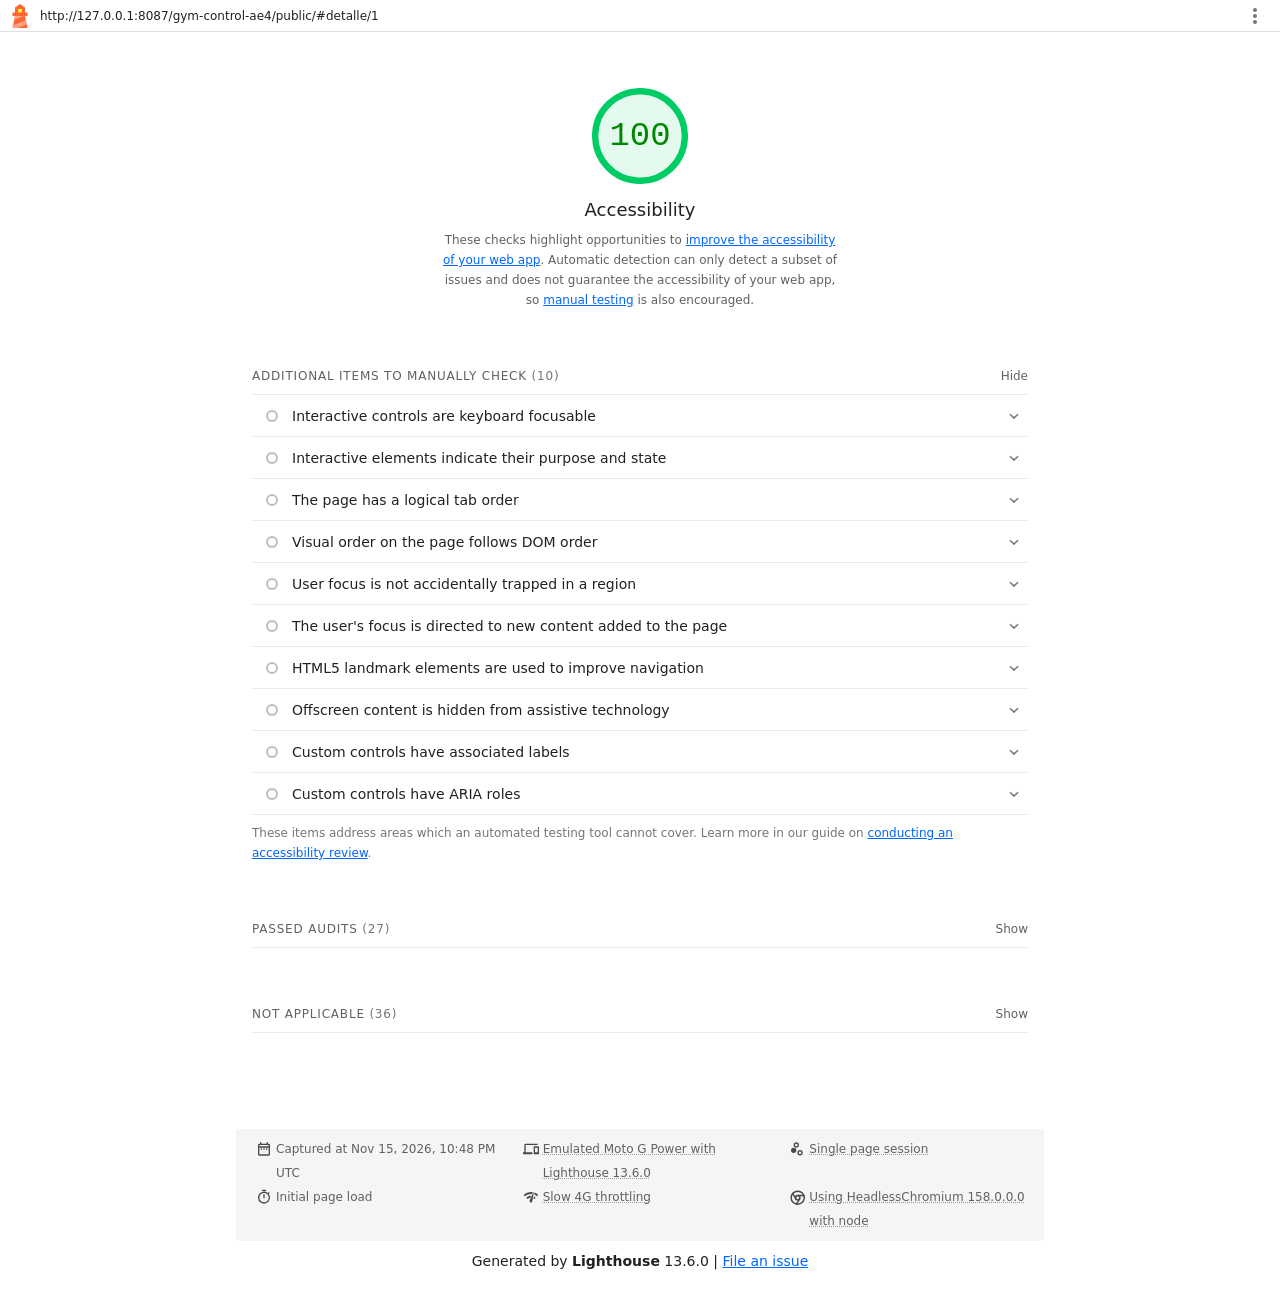
<file: docs/evidencias/lighthouse-detalle-socio.html>
<!--
@license
Copyright 2018 Google LLC
SPDX-License-Identifier: Apache-2.0
-->
<!doctype html>
<html lang="en">
<head>
  <meta charset="utf-8">
  <meta name="viewport" content="width=device-width, initial-scale=1, minimum-scale=1">
  <link rel="icon" href='data:image/svg+xml;utf8,<svg fill="none" xmlns="http://www.w3.org/2000/svg" viewBox="0 0 48 48"><path d="m14 7 10-7 10 7v10h5v7h-5l5 24H9l5-24H9v-7h5V7Z" fill="%23F63"/><path d="M31.561 24H14l-1.689 8.105L31.561 24ZM18.983 48H9l1.022-4.907L35.723 32.27l1.663 7.98L18.983 48Z" fill="%23FFA385"/><path fill="%23FF3" d="M20.5 10h7v7h-7z"/></svg>'>
  <title>Lighthouse Report</title>
  <style>body {margin: 0}</style>
</head>
<body>
  <noscript>Lighthouse report requires JavaScript. Please enable.</noscript>

  <div id="lh-log"></div>

  <script>window.__LIGHTHOUSE_JSON__ = {"lighthouseVersion":"13.6.0","requestedUrl":"http://127.0.0.1:8087/gym-control-ae4/public/#detalle/1","mainDocumentUrl":"http://127.0.0.1:8087/gym-control-ae4/public/","finalDisplayedUrl":"http://127.0.0.1:8087/gym-control-ae4/public/#detalle/1","finalUrl":"http://127.0.0.1:8087/gym-control-ae4/public/","fetchTime":"2026-11-15T22:48:14.226Z","gatherMode":"navigation","runWarnings":[],"userAgent":"Mozilla/5.0 (Windows NT 10.0; Win64; x64) AppleWebKit/537.36 (KHTML, like Gecko) HeadlessChrome/158.0.0.0 Safari/537.36","environment":{"networkUserAgent":"Mozilla/5.0 (Linux; Android 11; moto g power (2022)) AppleWebKit/537.36 (KHTML, like Gecko) Chrome/158.0.0.0 Mobile Safari/537.36","hostUserAgent":"Mozilla/5.0 (Windows NT 10.0; Win64; x64) AppleWebKit/537.36 (KHTML, like Gecko) HeadlessChrome/158.0.0.0 Safari/537.36","benchmarkIndex":1568,"credits":{"axe-core":"4.14.0"}},"audits":{"accesskeys":{"id":"accesskeys","title":"`[accesskey]` values are unique","description":"Access keys let users quickly focus a part of the page. For proper navigation, each access key must be unique. [Learn more about access keys](https://dequeuniversity.com/rules/axe/4.14/accesskeys).","score":null,"scoreDisplayMode":"notApplicable"},"aria-allowed-attr":{"id":"aria-allowed-attr","title":"`[aria-*]` attributes match their roles","description":"Each ARIA `role` supports a specific subset of `aria-*` attributes. Mismatching these invalidates the `aria-*` attributes. [Learn how to match ARIA attributes to their roles](https://dequeuniversity.com/rules/axe/4.14/aria-allowed-attr).","score":1,"scoreDisplayMode":"binary","details":{"type":"table","headings":[{"key":"node","valueType":"node","subItemsHeading":{"key":"relatedNode","valueType":"node"},"label":"Failing Elements"}],"items":[]}},"aria-allowed-role":{"id":"aria-allowed-role","title":"Uses ARIA roles only on compatible elements","description":"Many HTML elements can only be assigned certain ARIA roles. Using ARIA roles where they are not allowed can interfere with the accessibility of the web page. [Learn more about ARIA roles](https://dequeuniversity.com/rules/axe/4.14/aria-allowed-role).","score":null,"scoreDisplayMode":"notApplicable"},"aria-command-name":{"id":"aria-command-name","title":"`button`, `link`, and `menuitem` elements have accessible names","description":"When an element doesn't have an accessible name, screen readers announce it with a generic name, making it unusable for users who rely on screen readers. [Learn how to make command elements more accessible](https://dequeuniversity.com/rules/axe/4.14/aria-command-name).","score":null,"scoreDisplayMode":"notApplicable"},"aria-conditional-attr":{"id":"aria-conditional-attr","title":"ARIA attributes are used as specified for the element's role","description":"Some ARIA attributes are only allowed on an element under certain conditions. [Learn more about conditional ARIA attributes](https://dequeuniversity.com/rules/axe/4.14/aria-conditional-attr).","score":1,"scoreDisplayMode":"binary","details":{"type":"table","headings":[{"key":"node","valueType":"node","subItemsHeading":{"key":"relatedNode","valueType":"node"},"label":"Failing Elements"}],"items":[]}},"aria-deprecated-role":{"id":"aria-deprecated-role","title":"Deprecated ARIA roles were not used","description":"Deprecated ARIA roles may not be processed correctly by assistive technology. [Learn more about deprecated ARIA roles](https://dequeuniversity.com/rules/axe/4.14/aria-deprecated-role).","score":1,"scoreDisplayMode":"binary","details":{"type":"table","headings":[{"key":"node","valueType":"node","subItemsHeading":{"key":"relatedNode","valueType":"node"},"label":"Failing Elements"}],"items":[]}},"aria-dialog-name":{"id":"aria-dialog-name","title":"Elements with `role=\"dialog\"` or `role=\"alertdialog\"` have accessible names.","description":"ARIA dialog elements without accessible names may prevent screen readers users from discerning the purpose of these elements. [Learn how to make ARIA dialog elements more accessible](https://dequeuniversity.com/rules/axe/4.14/aria-dialog-name).","score":null,"scoreDisplayMode":"notApplicable"},"aria-hidden-body":{"id":"aria-hidden-body","title":"`[aria-hidden=\"true\"]` is not present on the document `\u003cbody>`","description":"Assistive technologies, like screen readers, work inconsistently when `aria-hidden=\"true\"` is set on the document `\u003cbody>`. [Learn how `aria-hidden` affects the document body](https://dequeuniversity.com/rules/axe/4.14/aria-hidden-body).","score":1,"scoreDisplayMode":"binary","details":{"type":"table","headings":[{"key":"node","valueType":"node","subItemsHeading":{"key":"relatedNode","valueType":"node"},"label":"Failing Elements"}],"items":[]}},"aria-hidden-focus":{"id":"aria-hidden-focus","title":"`[aria-hidden=\"true\"]` elements do not contain focusable descendents","description":"Focusable descendents within an `[aria-hidden=\"true\"]` element prevent those interactive elements from being available to users of assistive technologies like screen readers. [Learn how `aria-hidden` affects focusable elements](https://dequeuniversity.com/rules/axe/4.14/aria-hidden-focus).","score":1,"scoreDisplayMode":"binary","details":{"type":"table","headings":[{"key":"node","valueType":"node","subItemsHeading":{"key":"relatedNode","valueType":"node"},"label":"Failing Elements"}],"items":[]}},"aria-input-field-name":{"id":"aria-input-field-name","title":"ARIA input fields have accessible names","description":"When an input field doesn't have an accessible name, screen readers announce it with a generic name, making it unusable for users who rely on screen readers. [Learn more about input field labels](https://dequeuniversity.com/rules/axe/4.14/aria-input-field-name).","score":null,"scoreDisplayMode":"notApplicable"},"aria-meter-name":{"id":"aria-meter-name","title":"ARIA `meter` elements have accessible names","description":"When a meter element doesn't have an accessible name, screen readers announce it with a generic name, making it unusable for users who rely on screen readers. [Learn how to name `meter` elements](https://dequeuniversity.com/rules/axe/4.14/aria-meter-name).","score":null,"scoreDisplayMode":"notApplicable"},"aria-progressbar-name":{"id":"aria-progressbar-name","title":"ARIA `progressbar` elements have accessible names","description":"When a `progressbar` element doesn't have an accessible name, screen readers announce it with a generic name, making it unusable for users who rely on screen readers. [Learn how to label `progressbar` elements](https://dequeuniversity.com/rules/axe/4.14/aria-progressbar-name).","score":null,"scoreDisplayMode":"notApplicable"},"aria-prohibited-attr":{"id":"aria-prohibited-attr","title":"Elements use only permitted ARIA attributes","description":"Using ARIA attributes in roles where they are prohibited can mean that important information is not communicated to users of assistive technologies. [Learn more about prohibited ARIA roles](https://dequeuniversity.com/rules/axe/4.14/aria-prohibited-attr).","score":1,"scoreDisplayMode":"binary","details":{"type":"table","headings":[{"key":"node","valueType":"node","subItemsHeading":{"key":"relatedNode","valueType":"node"},"label":"Failing Elements"}],"items":[]}},"aria-required-attr":{"id":"aria-required-attr","title":"`[role]`s have all required `[aria-*]` attributes","description":"Some ARIA roles have required attributes that describe the state of the element to screen readers. [Learn more about roles and required attributes](https://dequeuniversity.com/rules/axe/4.14/aria-required-attr).","score":1,"scoreDisplayMode":"binary","details":{"type":"table","headings":[{"key":"node","valueType":"node","subItemsHeading":{"key":"relatedNode","valueType":"node"},"label":"Failing Elements"}],"items":[]}},"aria-required-children":{"id":"aria-required-children","title":"Elements with an ARIA `[role]` that require children to contain a specific `[role]` have all required children.","description":"Some ARIA parent roles must contain specific child roles to perform their intended accessibility functions. [Learn more about roles and required children elements](https://dequeuniversity.com/rules/axe/4.14/aria-required-children).","score":null,"scoreDisplayMode":"notApplicable"},"aria-required-parent":{"id":"aria-required-parent","title":"`[role]`s are contained by their required parent element","description":"Some ARIA child roles must be contained by specific parent roles to properly perform their intended accessibility functions. [Learn more about ARIA roles and required parent element](https://dequeuniversity.com/rules/axe/4.14/aria-required-parent).","score":null,"scoreDisplayMode":"notApplicable"},"aria-roles":{"id":"aria-roles","title":"`[role]` values are valid","description":"ARIA roles must have valid values in order to perform their intended accessibility functions. [Learn more about valid ARIA roles](https://dequeuniversity.com/rules/axe/4.14/aria-roles).","score":1,"scoreDisplayMode":"binary","details":{"type":"table","headings":[{"key":"node","valueType":"node","subItemsHeading":{"key":"relatedNode","valueType":"node"},"label":"Failing Elements"}],"items":[]}},"aria-text":{"id":"aria-text","title":"Elements with the `role=text` attribute do not have focusable descendents.","description":"Adding `role=text` around a text node split by markup enables VoiceOver to treat it as one phrase, but the element's focusable descendents will not be announced. [Learn more about the `role=text` attribute](https://dequeuniversity.com/rules/axe/4.14/aria-text).","score":null,"scoreDisplayMode":"notApplicable"},"aria-toggle-field-name":{"id":"aria-toggle-field-name","title":"ARIA toggle fields have accessible names","description":"When a toggle field doesn't have an accessible name, screen readers announce it with a generic name, making it unusable for users who rely on screen readers. [Learn more about toggle fields](https://dequeuniversity.com/rules/axe/4.14/aria-toggle-field-name).","score":null,"scoreDisplayMode":"notApplicable"},"aria-tooltip-name":{"id":"aria-tooltip-name","title":"ARIA `tooltip` elements have accessible names","description":"When a tooltip element doesn't have an accessible name, screen readers announce it with a generic name, making it unusable for users who rely on screen readers. [Learn how to name `tooltip` elements](https://dequeuniversity.com/rules/axe/4.14/aria-tooltip-name).","score":null,"scoreDisplayMode":"notApplicable"},"aria-treeitem-name":{"id":"aria-treeitem-name","title":"ARIA `treeitem` elements have accessible names","description":"When a `treeitem` element doesn't have an accessible name, screen readers announce it with a generic name, making it unusable for users who rely on screen readers. [Learn more about labeling `treeitem` elements](https://dequeuniversity.com/rules/axe/4.14/aria-treeitem-name).","score":null,"scoreDisplayMode":"notApplicable"},"aria-valid-attr-value":{"id":"aria-valid-attr-value","title":"`[aria-*]` attributes have valid values","description":"Assistive technologies, like screen readers, can't interpret ARIA attributes with invalid values. [Learn more about valid values for ARIA attributes](https://dequeuniversity.com/rules/axe/4.14/aria-valid-attr-value).","score":1,"scoreDisplayMode":"binary","details":{"type":"table","headings":[{"key":"node","valueType":"node","subItemsHeading":{"key":"relatedNode","valueType":"node"},"label":"Failing Elements"}],"items":[]}},"aria-valid-attr":{"id":"aria-valid-attr","title":"`[aria-*]` attributes are valid and not misspelled","description":"Assistive technologies, like screen readers, can't interpret ARIA attributes with invalid names. [Learn more about valid ARIA attributes](https://dequeuniversity.com/rules/axe/4.14/aria-valid-attr).","score":1,"scoreDisplayMode":"binary","details":{"type":"table","headings":[{"key":"node","valueType":"node","subItemsHeading":{"key":"relatedNode","valueType":"node"},"label":"Failing Elements"}],"items":[]}},"button-name":{"id":"button-name","title":"Buttons have an accessible name","description":"When a button doesn't have an accessible name, screen readers announce it as \"button\", making it unusable for users who rely on screen readers. [Learn how to make buttons more accessible](https://dequeuniversity.com/rules/axe/4.14/button-name).","score":1,"scoreDisplayMode":"binary","details":{"type":"table","headings":[{"key":"node","valueType":"node","subItemsHeading":{"key":"relatedNode","valueType":"node"},"label":"Failing Elements"}],"items":[]}},"bypass":{"id":"bypass","title":"The page contains a heading, skip link, or landmark region","description":"Adding ways to bypass repetitive content lets keyboard users navigate the page more efficiently. [Learn more about bypass blocks](https://dequeuniversity.com/rules/axe/4.14/bypass).","score":null,"scoreDisplayMode":"notApplicable"},"color-contrast":{"id":"color-contrast","title":"Background and foreground colors have a sufficient contrast ratio","description":"Low-contrast text is difficult or impossible for many users to read. [Learn how to provide sufficient color contrast](https://dequeuniversity.com/rules/axe/4.14/color-contrast).","score":1,"scoreDisplayMode":"binary","details":{"type":"table","headings":[{"key":"node","valueType":"node","subItemsHeading":{"key":"relatedNode","valueType":"node"},"label":"Failing Elements"}],"items":[]}},"definition-list":{"id":"definition-list","title":"`\u003cdl>`'s contain only properly-ordered `\u003cdt>` and `\u003cdd>` groups, `\u003cscript>`, `\u003ctemplate>` or `\u003cdiv>` elements.","description":"When definition lists are not properly marked up, screen readers may produce confusing or inaccurate output. [Learn how to structure definition lists correctly](https://dequeuniversity.com/rules/axe/4.14/definition-list).","score":1,"scoreDisplayMode":"binary","details":{"type":"table","headings":[{"key":"node","valueType":"node","subItemsHeading":{"key":"relatedNode","valueType":"node"},"label":"Failing Elements"}],"items":[]}},"dlitem":{"id":"dlitem","title":"Definition list items are wrapped in `\u003cdl>` elements","description":"Definition list items (`\u003cdt>` and `\u003cdd>`) must be wrapped in a parent `\u003cdl>` element to ensure that screen readers can properly announce them. [Learn how to structure definition lists correctly](https://dequeuniversity.com/rules/axe/4.14/dlitem).","score":1,"scoreDisplayMode":"binary","details":{"type":"table","headings":[{"key":"node","valueType":"node","subItemsHeading":{"key":"relatedNode","valueType":"node"},"label":"Failing Elements"}],"items":[]}},"document-title":{"id":"document-title","title":"Document has a `\u003ctitle>` element","description":"The title gives screen reader users an overview of the page, and search engine users rely on it heavily to determine if a page is relevant to their search. [Learn more about document titles](https://dequeuniversity.com/rules/axe/4.14/document-title).","score":1,"scoreDisplayMode":"binary","details":{"type":"table","headings":[{"key":"node","valueType":"node","subItemsHeading":{"key":"relatedNode","valueType":"node"},"label":"Failing Elements"}],"items":[]}},"duplicate-id-aria":{"id":"duplicate-id-aria","title":"ARIA IDs are unique","description":"The value of an ARIA ID must be unique to prevent other instances from being overlooked by assistive technologies. [Learn how to fix duplicate ARIA IDs](https://dequeuniversity.com/rules/axe/4.14/duplicate-id-aria).","score":null,"scoreDisplayMode":"notApplicable"},"empty-heading":{"id":"empty-heading","title":"All heading elements contain content.","description":"A heading with no content or inaccessible text prevent screen reader users from accessing information on the page's structure. [Learn more about headings](https://dequeuniversity.com/rules/axe/4.14/empty-heading).","score":null,"scoreDisplayMode":"notApplicable"},"form-field-multiple-labels":{"id":"form-field-multiple-labels","title":"No form fields have multiple labels","description":"Form fields with multiple labels can be confusingly announced by assistive technologies like screen readers which use either the first, the last, or all of the labels. [Learn how to use form labels](https://dequeuniversity.com/rules/axe/4.14/form-field-multiple-labels).","score":null,"scoreDisplayMode":"notApplicable"},"frame-title":{"id":"frame-title","title":"`\u003cframe>` or `\u003ciframe>` elements have a title","description":"Screen reader users rely on frame titles to describe the contents of frames. [Learn more about frame titles](https://dequeuniversity.com/rules/axe/4.14/frame-title).","score":null,"scoreDisplayMode":"notApplicable"},"heading-order":{"id":"heading-order","title":"Heading elements appear in a sequentially-descending order","description":"Properly ordered headings that do not skip levels convey the semantic structure of the page, making it easier to navigate and understand when using assistive technologies. [Learn more about heading order](https://dequeuniversity.com/rules/axe/4.14/heading-order).","score":1,"scoreDisplayMode":"binary","details":{"type":"table","headings":[{"key":"node","valueType":"node","subItemsHeading":{"key":"relatedNode","valueType":"node"},"label":"Failing Elements"}],"items":[]}},"html-has-lang":{"id":"html-has-lang","title":"`\u003chtml>` element has a `[lang]` attribute","description":"If a page doesn't specify a `lang` attribute, a screen reader assumes that the page is in the default language that the user chose when setting up the screen reader. If the page isn't actually in the default language, then the screen reader might not announce the page's text correctly. [Learn more about the `lang` attribute](https://dequeuniversity.com/rules/axe/4.14/html-has-lang).","score":1,"scoreDisplayMode":"binary","details":{"type":"table","headings":[{"key":"node","valueType":"node","subItemsHeading":{"key":"relatedNode","valueType":"node"},"label":"Failing Elements"}],"items":[]}},"html-lang-valid":{"id":"html-lang-valid","title":"`\u003chtml>` element has a valid value for its `[lang]` attribute","description":"Specifying a valid [BCP 47 language](https://www.w3.org/International/questions/qa-choosing-language-tags#question) helps screen readers announce text properly. [Learn how to use the `lang` attribute](https://dequeuniversity.com/rules/axe/4.14/html-lang-valid).","score":1,"scoreDisplayMode":"binary","details":{"type":"table","headings":[{"key":"node","valueType":"node","subItemsHeading":{"key":"relatedNode","valueType":"node"},"label":"Failing Elements"}],"items":[]}},"html-xml-lang-mismatch":{"id":"html-xml-lang-mismatch","title":"`\u003chtml>` element has an `[xml:lang]` attribute with the same base language as the `[lang]` attribute.","description":"If the webpage does not specify a consistent language, then the screen reader might not announce the page's text correctly. [Learn more about the `lang` attribute](https://dequeuniversity.com/rules/axe/4.14/html-xml-lang-mismatch).","score":null,"scoreDisplayMode":"notApplicable"},"identical-links-same-purpose":{"id":"identical-links-same-purpose","title":"Identical links have the same purpose.","description":"Links with the same destination should have the same description, to help users understand the link's purpose and decide whether to follow it. [Learn more about identical links](https://dequeuniversity.com/rules/axe/4.14/identical-links-same-purpose).","score":null,"scoreDisplayMode":"notApplicable"},"image-alt":{"id":"image-alt","title":"Image elements have `[alt]` attributes","description":"Informative elements should aim for short, descriptive alternate text. Decorative elements can be ignored with an empty alt attribute. [Learn more about the `alt` attribute](https://dequeuniversity.com/rules/axe/4.14/image-alt).","score":null,"scoreDisplayMode":"notApplicable"},"image-redundant-alt":{"id":"image-redundant-alt","title":"Image elements do not have `[alt]` attributes that are redundant text.","description":"Informative elements should aim for short, descriptive alternative text. Alternative text that is exactly the same as the text adjacent to the link or image is potentially confusing for screen reader users, because the text will be read twice. [Learn more about the `alt` attribute](https://dequeuniversity.com/rules/axe/4.14/image-redundant-alt).","score":null,"scoreDisplayMode":"notApplicable"},"input-button-name":{"id":"input-button-name","title":"Input buttons have discernible text.","description":"Adding discernable and accessible text to input buttons may help screen reader users understand the purpose of the input button. [Learn more about input buttons](https://dequeuniversity.com/rules/axe/4.14/input-button-name).","score":null,"scoreDisplayMode":"notApplicable"},"input-image-alt":{"id":"input-image-alt","title":"`\u003cinput type=\"image\">` elements have `[alt]` text","description":"When an image is being used as an `\u003cinput>` button, providing alternative text can help screen reader users understand the purpose of the button. [Learn about input image alt text](https://dequeuniversity.com/rules/axe/4.14/input-image-alt).","score":null,"scoreDisplayMode":"notApplicable"},"label-content-name-mismatch":{"id":"label-content-name-mismatch","title":"Elements with visible text labels have matching accessible names.","description":"Visible text labels that do not match the accessible name can result in a confusing experience for screen reader users. [Learn more about accessible names](https://dequeuniversity.com/rules/axe/4.14/label-content-name-mismatch).","score":null,"scoreDisplayMode":"notApplicable"},"label":{"id":"label","title":"Form elements have associated labels","description":"Labels ensure that form controls are announced properly by assistive technologies, like screen readers. [Learn more about form element labels](https://dequeuniversity.com/rules/axe/4.14/label).","score":1,"scoreDisplayMode":"binary","details":{"type":"table","headings":[{"key":"node","valueType":"node","subItemsHeading":{"key":"relatedNode","valueType":"node"},"label":"Failing Elements"}],"items":[]}},"landmark-one-main":{"id":"landmark-one-main","title":"Document has a main landmark.","description":"One main landmark helps screen reader users navigate a web page. [Learn more about landmarks](https://dequeuniversity.com/rules/axe/4.14/landmark-one-main).","score":1,"scoreDisplayMode":"binary","details":{"type":"table","headings":[{"key":"node","valueType":"node","subItemsHeading":{"key":"relatedNode","valueType":"node"},"label":"Failing Elements"}],"items":[]}},"link-name":{"id":"link-name","title":"Links have a discernible name","description":"Link text (and alternate text for images, when used as links) that is discernible, unique, and focusable improves the navigation experience for screen reader users. [Learn how to make links accessible](https://dequeuniversity.com/rules/axe/4.14/link-name).","score":1,"scoreDisplayMode":"binary","details":{"type":"table","headings":[{"key":"node","valueType":"node","subItemsHeading":{"key":"relatedNode","valueType":"node"},"label":"Failing Elements"}],"items":[]}},"link-in-text-block":{"id":"link-in-text-block","title":"Links are distinguishable without relying on color.","description":"Low-contrast text is difficult or impossible for many users to read. Link text that is discernible improves the experience for users with low vision. [Learn how to make links distinguishable](https://dequeuniversity.com/rules/axe/4.14/link-in-text-block).","score":null,"scoreDisplayMode":"notApplicable"},"list":{"id":"list","title":"Lists contain only `\u003cli>` elements and script supporting elements (`\u003cscript>` and `\u003ctemplate>`).","description":"Screen readers have a specific way of announcing lists. Ensuring proper list structure aids screen reader output. [Learn more about proper list structure](https://dequeuniversity.com/rules/axe/4.14/list).","score":1,"scoreDisplayMode":"binary","details":{"type":"table","headings":[{"key":"node","valueType":"node","subItemsHeading":{"key":"relatedNode","valueType":"node"},"label":"Failing Elements"}],"items":[]}},"listitem":{"id":"listitem","title":"List items (`\u003cli>`) are contained within `\u003cul>`, `\u003col>` or `\u003cmenu>` parent elements","description":"Screen readers require list items (`\u003cli>`) to be contained within a parent `\u003cul>`, `\u003col>` or `\u003cmenu>` to be announced properly. [Learn more about proper list structure](https://dequeuniversity.com/rules/axe/4.14/listitem).","score":1,"scoreDisplayMode":"binary","details":{"type":"table","headings":[{"key":"node","valueType":"node","subItemsHeading":{"key":"relatedNode","valueType":"node"},"label":"Failing Elements"}],"items":[]}},"meta-refresh":{"id":"meta-refresh","title":"The document does not use `\u003cmeta http-equiv=\"refresh\">`","description":"Users do not expect a page to refresh automatically, and doing so will move focus back to the top of the page. This may create a frustrating or confusing experience. [Learn more about the refresh meta tag](https://dequeuniversity.com/rules/axe/4.14/meta-refresh).","score":null,"scoreDisplayMode":"notApplicable"},"meta-viewport":{"id":"meta-viewport","title":"`[user-scalable=\"no\"]` is not used in the `\u003cmeta name=\"viewport\">` element and the `[maximum-scale]` attribute is not less than 5.","description":"Disabling zooming is problematic for users with low vision who rely on screen magnification to properly see the contents of a web page. [Learn more about the viewport meta tag](https://dequeuniversity.com/rules/axe/4.14/meta-viewport).","score":1,"scoreDisplayMode":"binary","details":{"type":"table","headings":[{"key":"node","valueType":"node","subItemsHeading":{"key":"relatedNode","valueType":"node"},"label":"Failing Elements"}],"items":[]}},"object-alt":{"id":"object-alt","title":"`\u003cobject>` elements have alternate text","description":"Screen readers cannot translate non-text content. Adding alternate text to `\u003cobject>` elements helps screen readers convey meaning to users. [Learn more about alt text for `object` elements](https://dequeuniversity.com/rules/axe/4.14/object-alt).","score":null,"scoreDisplayMode":"notApplicable"},"select-name":{"id":"select-name","title":"Select elements have associated label elements.","description":"Form elements without effective labels can create frustrating experiences for screen reader users. [Learn more about the `select` element](https://dequeuniversity.com/rules/axe/4.14/select-name).","score":null,"scoreDisplayMode":"notApplicable"},"skip-link":{"id":"skip-link","title":"Skip links are focusable.","description":"Including a skip link can help users skip to the main content to save time. [Learn more about skip links](https://dequeuniversity.com/rules/axe/4.14/skip-link).","score":1,"scoreDisplayMode":"binary","details":{"type":"table","headings":[{"key":"node","valueType":"node","subItemsHeading":{"key":"relatedNode","valueType":"node"},"label":"Failing Elements"}],"items":[]}},"tabindex":{"id":"tabindex","title":"No element has a `[tabindex]` value greater than 0","description":"A value greater than 0 implies an explicit navigation ordering. Although technically valid, this often creates frustrating experiences for users who rely on assistive technologies. [Learn more about the `tabindex` attribute](https://dequeuniversity.com/rules/axe/4.14/tabindex).","score":1,"scoreDisplayMode":"binary","details":{"type":"table","headings":[{"key":"node","valueType":"node","subItemsHeading":{"key":"relatedNode","valueType":"node"},"label":"Failing Elements"}],"items":[]}},"table-duplicate-name":{"id":"table-duplicate-name","title":"Tables have different content in the summary attribute and `\u003ccaption>`.","description":"The summary attribute should describe the table structure, while `\u003ccaption>` should have the onscreen title. Accurate table mark-up helps users of screen readers. [Learn more about summary and caption](https://dequeuniversity.com/rules/axe/4.14/table-duplicate-name).","score":null,"scoreDisplayMode":"notApplicable"},"table-fake-caption":{"id":"table-fake-caption","title":"Tables use `\u003ccaption>` instead of cells with the `[colspan]` attribute to indicate a caption.","description":"Screen readers have features to make navigating tables easier. Ensuring that tables use the actual caption element instead of cells with the `[colspan]` attribute may improve the experience for screen reader users. [Learn more about captions](https://dequeuniversity.com/rules/axe/4.14/table-fake-caption).","score":null,"scoreDisplayMode":"notApplicable"},"target-size":{"id":"target-size","title":"Touch targets have sufficient size and spacing.","description":"Touch targets with sufficient size and spacing help users who may have difficulty targeting small controls to activate the targets. [Learn more about touch targets](https://dequeuniversity.com/rules/axe/4.14/target-size).","score":1,"scoreDisplayMode":"binary","details":{"type":"table","headings":[{"key":"node","valueType":"node","subItemsHeading":{"key":"relatedNode","valueType":"node"},"label":"Failing Elements"}],"items":[]}},"td-has-header":{"id":"td-has-header","title":"`\u003ctd>` elements in a large `\u003ctable>` have one or more table headers.","description":"Screen readers have features to make navigating tables easier. Ensuring that `\u003ctd>` elements in a large table (3 or more cells in width and height) have an associated table header may improve the experience for screen reader users. [Learn more about table headers](https://dequeuniversity.com/rules/axe/4.14/td-has-header).","score":null,"scoreDisplayMode":"notApplicable"},"td-headers-attr":{"id":"td-headers-attr","title":"Cells in a `\u003ctable>` element that use the `[headers]` attribute refer to table cells within the same table.","description":"Screen readers have features to make navigating tables easier. Ensuring `\u003ctd>` cells using the `[headers]` attribute only refer to other cells in the same table may improve the experience for screen reader users. [Learn more about the `headers` attribute](https://dequeuniversity.com/rules/axe/4.14/td-headers-attr).","score":null,"scoreDisplayMode":"notApplicable"},"th-has-data-cells":{"id":"th-has-data-cells","title":"`\u003cth>` elements and elements with `[role=\"columnheader\"/\"rowheader\"]` have data cells they describe.","description":"Screen readers have features to make navigating tables easier. Ensuring table headers always refer to some set of cells may improve the experience for screen reader users. [Learn more about table headers](https://dequeuniversity.com/rules/axe/4.14/th-has-data-cells).","score":null,"scoreDisplayMode":"notApplicable"},"valid-lang":{"id":"valid-lang","title":"`[lang]` attributes have a valid value","description":"Specifying a valid [BCP 47 language](https://www.w3.org/International/questions/qa-choosing-language-tags#question) on elements helps ensure that text is pronounced correctly by a screen reader. [Learn how to use the `lang` attribute](https://dequeuniversity.com/rules/axe/4.14/valid-lang).","score":null,"scoreDisplayMode":"notApplicable"},"video-caption":{"id":"video-caption","title":"`\u003cvideo>` elements contain a `\u003ctrack>` element with `[kind=\"captions\"]`","description":"When a video provides a caption it is easier for deaf and hearing impaired users to access its information. [Learn more about video captions](https://dequeuniversity.com/rules/axe/4.14/video-caption).","score":null,"scoreDisplayMode":"notApplicable"},"custom-controls-labels":{"id":"custom-controls-labels","title":"Custom controls have associated labels","description":"Custom interactive controls have associated labels, provided by aria-label or aria-labelledby. [Learn more about custom controls and labels](https://developer.chrome.com/docs/lighthouse/accessibility/custom-controls-labels/).","score":null,"scoreDisplayMode":"manual"},"custom-controls-roles":{"id":"custom-controls-roles","title":"Custom controls have ARIA roles","description":"Custom interactive controls have appropriate ARIA roles. [Learn how to add roles to custom controls](https://developer.chrome.com/docs/lighthouse/accessibility/custom-control-roles/).","score":null,"scoreDisplayMode":"manual"},"focus-traps":{"id":"focus-traps","title":"User focus is not accidentally trapped in a region","description":"A user can tab into and out of any control or region without accidentally trapping their focus. [Learn how to avoid focus traps](https://developer.chrome.com/docs/lighthouse/accessibility/focus-traps/).","score":null,"scoreDisplayMode":"manual"},"focusable-controls":{"id":"focusable-controls","title":"Interactive controls are keyboard focusable","description":"Custom interactive controls are keyboard focusable and display a focus indicator. [Learn how to make custom controls focusable](https://developer.chrome.com/docs/lighthouse/accessibility/focusable-controls/).","score":null,"scoreDisplayMode":"manual"},"interactive-element-affordance":{"id":"interactive-element-affordance","title":"Interactive elements indicate their purpose and state","description":"Interactive elements, such as links and buttons, should indicate their state and be distinguishable from non-interactive elements. [Learn how to decorate interactive elements with affordance hints](https://developer.chrome.com/docs/lighthouse/accessibility/interactive-element-affordance/).","score":null,"scoreDisplayMode":"manual"},"logical-tab-order":{"id":"logical-tab-order","title":"The page has a logical tab order","description":"Tabbing through the page follows the visual layout. Users cannot focus elements that are offscreen. [Learn more about logical tab ordering](https://developer.chrome.com/docs/lighthouse/accessibility/logical-tab-order/).","score":null,"scoreDisplayMode":"manual"},"managed-focus":{"id":"managed-focus","title":"The user's focus is directed to new content added to the page","description":"If new content, such as a dialog, is added to the page, the user's focus is directed to it. [Learn how to direct focus to new content](https://developer.chrome.com/docs/lighthouse/accessibility/managed-focus/).","score":null,"scoreDisplayMode":"manual"},"offscreen-content-hidden":{"id":"offscreen-content-hidden","title":"Offscreen content is hidden from assistive technology","description":"Offscreen content is hidden with display: none or aria-hidden=true. [Learn how to properly hide offscreen content](https://developer.chrome.com/docs/lighthouse/accessibility/offscreen-content-hidden/).","score":null,"scoreDisplayMode":"manual"},"use-landmarks":{"id":"use-landmarks","title":"HTML5 landmark elements are used to improve navigation","description":"Landmark elements (`\u003cmain>`, `\u003cnav>`, etc.) are used to improve the keyboard navigation of the page for assistive technology. [Learn more about landmark elements](https://developer.chrome.com/docs/lighthouse/accessibility/use-landmarks/).","score":null,"scoreDisplayMode":"manual"},"visual-order-follows-dom":{"id":"visual-order-follows-dom","title":"Visual order on the page follows DOM order","description":"DOM order matches the visual order, improving navigation for assistive technology. [Learn more about DOM and visual ordering](https://developer.chrome.com/docs/lighthouse/accessibility/visual-order-follows-dom/).","score":null,"scoreDisplayMode":"manual"},"autocomplete-valid":{"id":"autocomplete-valid","title":"`autocomplete` attributes are used correctly","description":"The `autocomplete` attribute values must be valid and correctly applied for screen readers to function correctly. [Learn more about valid autocomplete values](https://dequeuniversity.com/rules/axe/4.14/autocomplete-valid).","score":null,"scoreDisplayMode":"notApplicable"},"presentation-role-conflict":{"id":"presentation-role-conflict","title":"Elements with `role=\"none\"` or `role=\"presentation\"` do not have conflicts","description":"There are certain cases where the semantic role of an element with `role=\"none\"` or `role=\"presentation\"` does not resolve to none or presentation. To ensure the element remains removed from the accessibility tree, you should not add any global ARIA attributes to the element or make it focusable. [Learn more about presentation role conflict](https://dequeuniversity.com/rules/axe/4.14/presentation-role-conflict).","score":null,"scoreDisplayMode":"notApplicable"},"svg-img-alt":{"id":"svg-img-alt","title":"SVG elements with an `img` role have an accessible text alternative","description":"Ensures SVG elements with an `img`, `graphics-document` or `graphics-symbol` role have an accessible text alternative. [Learn more about SVG alt text](https://dequeuniversity.com/rules/axe/4.14/svg-img-alt).","score":null,"scoreDisplayMode":"notApplicable"}},"configSettings":{"output":"html","maxWaitForFcp":30000,"maxWaitForLoad":45000,"pauseAfterFcpMs":1000,"pauseAfterLoadMs":1000,"networkQuietThresholdMs":1000,"cpuQuietThresholdMs":1000,"formFactor":"mobile","throttling":{"rttMs":150,"throughputKbps":1638.4,"requestLatencyMs":562.5,"downloadThroughputKbps":1474.5600000000002,"uploadThroughputKbps":675,"cpuSlowdownMultiplier":4},"throttlingMethod":"simulate","screenEmulation":{"mobile":true,"width":412,"height":823,"deviceScaleFactor":1.75,"disabled":false},"emulatedUserAgent":"Mozilla/5.0 (Linux; Android 11; moto g power (2022)) AppleWebKit/537.36 (KHTML, like Gecko) Chrome/136.0.0.0 Mobile Safari/537.36","auditMode":false,"gatherMode":false,"clearStorageTypes":["file_systems","shader_cache","service_workers","cache_storage"],"disableStorageReset":true,"debugNavigation":false,"channel":"node","usePassiveGathering":false,"disableFullPageScreenshot":false,"skipAboutBlank":false,"blankPage":"about:blank","ignoreStatusCode":false,"locale":"en-US","blockedUrlPatterns":null,"additionalTraceCategories":null,"extraHeaders":null,"precomputedLanternData":null,"onlyAudits":null,"onlyCategories":["accessibility"],"skipAudits":null},"categories":{"accessibility":{"title":"Accessibility","description":"These checks highlight opportunities to [improve the accessibility of your web app](https://developer.chrome.com/docs/lighthouse/accessibility/). Automatic detection can only detect a subset of issues and does not guarantee the accessibility of your web app, so [manual testing](https://web.dev/articles/how-to-review) is also encouraged.","manualDescription":"These items address areas which an automated testing tool cannot cover. Learn more in our guide on [conducting an accessibility review](https://web.dev/articles/how-to-review).","supportedModes":["navigation","snapshot"],"auditRefs":[{"id":"accesskeys","weight":0,"group":"a11y-navigation"},{"id":"aria-allowed-attr","weight":10,"group":"a11y-aria"},{"id":"aria-command-name","weight":0,"group":"a11y-aria"},{"id":"aria-conditional-attr","weight":7,"group":"a11y-aria"},{"id":"aria-deprecated-role","weight":1,"group":"a11y-aria"},{"id":"aria-dialog-name","weight":0,"group":"a11y-aria"},{"id":"aria-hidden-body","weight":10,"group":"a11y-aria"},{"id":"aria-hidden-focus","weight":7,"group":"a11y-aria"},{"id":"aria-input-field-name","weight":0,"group":"a11y-aria"},{"id":"aria-meter-name","weight":0,"group":"a11y-aria"},{"id":"aria-progressbar-name","weight":0,"group":"a11y-aria"},{"id":"aria-prohibited-attr","weight":7,"group":"a11y-aria"},{"id":"aria-required-attr","weight":10,"group":"a11y-aria"},{"id":"aria-required-children","weight":0,"group":"a11y-aria"},{"id":"aria-required-parent","weight":0,"group":"a11y-aria"},{"id":"aria-roles","weight":10,"group":"a11y-aria"},{"id":"aria-text","weight":0,"group":"a11y-aria"},{"id":"aria-toggle-field-name","weight":0,"group":"a11y-aria"},{"id":"aria-tooltip-name","weight":0,"group":"a11y-aria"},{"id":"aria-treeitem-name","weight":0,"group":"a11y-aria"},{"id":"aria-valid-attr-value","weight":10,"group":"a11y-aria"},{"id":"aria-valid-attr","weight":10,"group":"a11y-aria"},{"id":"button-name","weight":10,"group":"a11y-names-labels"},{"id":"bypass","weight":0,"group":"a11y-navigation"},{"id":"color-contrast","weight":7,"group":"a11y-color-contrast"},{"id":"definition-list","weight":7,"group":"a11y-tables-lists"},{"id":"dlitem","weight":7,"group":"a11y-tables-lists"},{"id":"document-title","weight":7,"group":"a11y-names-labels"},{"id":"duplicate-id-aria","weight":0,"group":"a11y-aria"},{"id":"form-field-multiple-labels","weight":0,"group":"a11y-names-labels"},{"id":"frame-title","weight":0,"group":"a11y-names-labels"},{"id":"heading-order","weight":3,"group":"a11y-navigation"},{"id":"html-has-lang","weight":7,"group":"a11y-language"},{"id":"html-lang-valid","weight":7,"group":"a11y-language"},{"id":"html-xml-lang-mismatch","weight":0,"group":"a11y-language"},{"id":"image-alt","weight":0,"group":"a11y-names-labels"},{"id":"input-button-name","weight":0,"group":"a11y-names-labels"},{"id":"input-image-alt","weight":0,"group":"a11y-names-labels"},{"id":"label","weight":10,"group":"a11y-names-labels"},{"id":"link-in-text-block","weight":0,"group":"a11y-color-contrast"},{"id":"link-name","weight":7,"group":"a11y-names-labels"},{"id":"list","weight":7,"group":"a11y-tables-lists"},{"id":"listitem","weight":7,"group":"a11y-tables-lists"},{"id":"meta-refresh","weight":0,"group":"a11y-best-practices"},{"id":"meta-viewport","weight":10,"group":"a11y-best-practices"},{"id":"object-alt","weight":0,"group":"a11y-names-labels"},{"id":"select-name","weight":0,"group":"a11y-names-labels"},{"id":"skip-link","weight":3,"group":"a11y-names-labels"},{"id":"tabindex","weight":7,"group":"a11y-navigation"},{"id":"target-size","weight":7,"group":"a11y-best-practices"},{"id":"td-headers-attr","weight":0,"group":"a11y-tables-lists"},{"id":"th-has-data-cells","weight":0,"group":"a11y-tables-lists"},{"id":"valid-lang","weight":0,"group":"a11y-language"},{"id":"video-caption","weight":0,"group":"a11y-audio-video"},{"id":"landmark-one-main","weight":3,"group":"a11y-best-practices"},{"id":"autocomplete-valid","weight":0,"group":"a11y-best-practices"},{"id":"presentation-role-conflict","weight":0,"group":"a11y-best-practices"},{"id":"svg-img-alt","weight":0,"group":"a11y-best-practices"},{"id":"focusable-controls","weight":0},{"id":"interactive-element-affordance","weight":0},{"id":"logical-tab-order","weight":0},{"id":"visual-order-follows-dom","weight":0},{"id":"focus-traps","weight":0},{"id":"managed-focus","weight":0},{"id":"use-landmarks","weight":0},{"id":"offscreen-content-hidden","weight":0},{"id":"custom-controls-labels","weight":0},{"id":"custom-controls-roles","weight":0},{"id":"table-duplicate-name","weight":0,"group":"a11y-best-practices"},{"id":"empty-heading","weight":0,"group":"a11y-best-practices"},{"id":"aria-allowed-role","weight":0,"group":"a11y-best-practices"},{"id":"image-redundant-alt","weight":0,"group":"a11y-names-labels"},{"id":"identical-links-same-purpose","weight":0,"group":"a11y-best-practices"},{"id":"label-content-name-mismatch","weight":0,"group":"hidden"},{"id":"table-fake-caption","weight":0,"group":"hidden"},{"id":"td-has-header","weight":0,"group":"hidden"}],"id":"accessibility","score":1}},"categoryGroups":{"metrics":{"title":"Metrics"},"insights":{"title":"Insights","description":"These insights are also available in the Chrome DevTools Performance Panel - [record a trace](https://developer.chrome.com/docs/devtools/performance/reference) to view more detailed information."},"diagnostics":{"title":"Diagnostics","description":"More information about the performance of your application. These numbers don't [directly affect](https://developer.chrome.com/docs/lighthouse/performance/performance-scoring/) the Performance score."},"a11y-best-practices":{"title":"Best practices","description":"These items highlight common accessibility best practices."},"a11y-color-contrast":{"title":"Contrast","description":"These are opportunities to improve the legibility of your content."},"a11y-names-labels":{"title":"Names and labels","description":"These are opportunities to improve the semantics of the controls in your application. This may enhance the experience for users of assistive technology, like a screen reader."},"a11y-navigation":{"title":"Navigation","description":"These are opportunities to improve keyboard navigation in your application."},"a11y-aria":{"title":"ARIA","description":"These are opportunities to improve the usage of ARIA in your application which may enhance the experience for users of assistive technology, like a screen reader."},"a11y-language":{"title":"Internationalization and localization","description":"These are opportunities to improve the interpretation of your content by users in different locales."},"a11y-audio-video":{"title":"Audio and video","description":"These are opportunities to provide alternative content for audio and video. This may improve the experience for users with hearing or vision impairments."},"a11y-tables-lists":{"title":"Tables and lists","description":"These are opportunities to improve the experience of reading tabular or list data using assistive technology, like a screen reader."},"seo-mobile":{"title":"Mobile Friendly","description":"Make sure your pages are mobile friendly so users don’t have to pinch or zoom in order to read the content pages. [Learn how to make pages mobile-friendly](https://developers.google.com/search/mobile-sites/)."},"seo-content":{"title":"Content Best Practices","description":"Format your HTML in a way that enables crawlers to better understand your app’s content."},"seo-crawl":{"title":"Crawling and Indexing","description":"To appear in search results, crawlers need access to your app."},"best-practices-trust-safety":{"title":"Trust and Safety"},"best-practices-ux":{"title":"User Experience"},"best-practices-browser-compat":{"title":"Browser Compatibility"},"best-practices-general":{"title":"General"},"webmcp":{"title":"WebMCP","description":"Audits validating WebMCP integration."},"agent-accessibility":{"title":"Agent Accessibility","description":"These audits highlight best practices for improving the accessibility of the website for AI agents."},"agent-discoverability":{"title":"Agent Discoverability","description":"These audits validate that websites expose discoverable resources, documentation, and catalogs for AI agents."},"hidden":{"title":""}},"stackPacks":[],"entities":[{"name":"127.0.0.1","origins":["http://127.0.0.1:8087"],"isFirstParty":true,"isUnrecognized":true}],"fullPageScreenshot":{"screenshot":{"data":"[data-uri]","width":412,"height":1581},"nodes":{}},"timing":{"entries":[{"startTime":48665.64,"name":"lh:config","duration":318.94,"entryType":"measure"},{"startTime":48668.74,"name":"lh:config:resolveArtifactsToDefns","duration":4.71,"entryType":"measure"},{"startTime":48984.69,"name":"lh:runner:gather","duration":5334.01,"entryType":"measure"},{"startTime":49075.41,"name":"lh:driver:connect","duration":14.22,"entryType":"measure"},{"startTime":49089.69,"name":"lh:driver:navigate","duration":23.9,"entryType":"measure"},{"startTime":49113.7,"name":"lh:gather:getBenchmarkIndex","duration":1016.25,"entryType":"measure"},{"startTime":50129.97,"name":"lh:gather:getVersion","duration":0.81,"entryType":"measure"},{"startTime":50130.82,"name":"lh:gather:getDevicePixelRatio","duration":3.98,"entryType":"measure"},{"startTime":50134.93,"name":"lh:prepare:navigationMode","duration":29.14,"entryType":"measure"},{"startTime":50135.78,"name":"lh:gather:getVersion","duration":0.73,"entryType":"measure"},{"startTime":50160.95,"name":"lh:gather:prepareThrottlingAndNetwork","duration":3.09,"entryType":"measure"},{"startTime":50171.19,"name":"lh:driver:navigate","duration":2514.93,"entryType":"measure"},{"startTime":52688.6,"name":"lh:computed:NetworkRecords","duration":0.3,"entryType":"measure"},{"startTime":52688.96,"name":"lh:gather:getArtifact:DevtoolsLog","duration":0.01,"entryType":"measure"},{"startTime":52688.98,"name":"lh:gather:getArtifact:Accessibility","duration":447.55,"entryType":"measure"},{"startTime":53136.6,"name":"lh:gather:getArtifact:NetworkUserAgent","duration":0.02,"entryType":"measure"},{"startTime":53136.64,"name":"lh:gather:getArtifact:Stacks","duration":34.35,"entryType":"measure"},{"startTime":53136.65,"name":"lh:gather:collectStacks","duration":34.31,"entryType":"measure"},{"startTime":53171.01,"name":"lh:gather:getArtifact:FullPageScreenshot","duration":1114.58,"entryType":"measure"},{"startTime":54278.63,"name":"lh:gather:getVersion","duration":1,"entryType":"measure"},{"startTime":54318.83,"name":"lh:runner:audit","duration":275.85,"entryType":"measure"},{"startTime":54318.87,"name":"lh:runner:auditing","duration":275.54,"entryType":"measure"},{"startTime":54319.71,"name":"lh:audit:accesskeys","duration":1.95,"entryType":"measure"},{"startTime":54322.33,"name":"lh:audit:aria-allowed-attr","duration":8.12,"entryType":"measure"},{"startTime":54331.29,"name":"lh:audit:aria-allowed-role","duration":6.84,"entryType":"measure"},{"startTime":54338.69,"name":"lh:audit:aria-command-name","duration":1.23,"entryType":"measure"},{"startTime":54340.23,"name":"lh:audit:aria-conditional-attr","duration":4.02,"entryType":"measure"},{"startTime":54344.55,"name":"lh:audit:aria-deprecated-role","duration":3.73,"entryType":"measure"},{"startTime":54348.97,"name":"lh:audit:aria-dialog-name","duration":1.8,"entryType":"measure"},{"startTime":54351.13,"name":"lh:audit:aria-hidden-body","duration":4.15,"entryType":"measure"},{"startTime":54355.58,"name":"lh:audit:aria-hidden-focus","duration":5.38,"entryType":"measure"},{"startTime":54361.44,"name":"lh:audit:aria-input-field-name","duration":1.64,"entryType":"measure"},{"startTime":54363.38,"name":"lh:audit:aria-meter-name","duration":1.18,"entryType":"measure"},{"startTime":54364.92,"name":"lh:audit:aria-progressbar-name","duration":1.65,"entryType":"measure"},{"startTime":54366.94,"name":"lh:audit:aria-prohibited-attr","duration":3.93,"entryType":"measure"},{"startTime":54371.21,"name":"lh:audit:aria-required-attr","duration":3.38,"entryType":"measure"},{"startTime":54374.94,"name":"lh:audit:aria-required-children","duration":1.63,"entryType":"measure"},{"startTime":54376.97,"name":"lh:audit:aria-required-parent","duration":1.43,"entryType":"measure"},{"startTime":54378.7,"name":"lh:audit:aria-roles","duration":3.67,"entryType":"measure"},{"startTime":54382.72,"name":"lh:audit:aria-text","duration":1.62,"entryType":"measure"},{"startTime":54384.7,"name":"lh:audit:aria-toggle-field-name","duration":2.3,"entryType":"measure"},{"startTime":54387.56,"name":"lh:audit:aria-tooltip-name","duration":1.9,"entryType":"measure"},{"startTime":54389.78,"name":"lh:audit:aria-treeitem-name","duration":1.67,"entryType":"measure"},{"startTime":54391.72,"name":"lh:audit:aria-valid-attr-value","duration":3.31,"entryType":"measure"},{"startTime":54395.31,"name":"lh:audit:aria-valid-attr","duration":3.73,"entryType":"measure"},{"startTime":54399.35,"name":"lh:audit:button-name","duration":4.94,"entryType":"measure"},{"startTime":54404.72,"name":"lh:audit:bypass","duration":3.4,"entryType":"measure"},{"startTime":54408.4,"name":"lh:audit:color-contrast","duration":3.37,"entryType":"measure"},{"startTime":54412.09,"name":"lh:audit:definition-list","duration":33.11,"entryType":"measure"},{"startTime":54445.65,"name":"lh:audit:dlitem","duration":4.06,"entryType":"measure"},{"startTime":54450.01,"name":"lh:audit:document-title","duration":4.94,"entryType":"measure"},{"startTime":54455.28,"name":"lh:audit:duplicate-id-aria","duration":3.13,"entryType":"measure"},{"startTime":54458.7,"name":"lh:audit:empty-heading","duration":3.33,"entryType":"measure"},{"startTime":54462.31,"name":"lh:audit:form-field-multiple-labels","duration":3.58,"entryType":"measure"},{"startTime":54466.25,"name":"lh:audit:frame-title","duration":2.2,"entryType":"measure"},{"startTime":54468.74,"name":"lh:audit:heading-order","duration":3.47,"entryType":"measure"},{"startTime":54472.59,"name":"lh:audit:html-has-lang","duration":3.81,"entryType":"measure"},{"startTime":54476.86,"name":"lh:audit:html-lang-valid","duration":3.86,"entryType":"measure"},{"startTime":54481.03,"name":"lh:audit:html-xml-lang-mismatch","duration":3.1,"entryType":"measure"},{"startTime":54484.52,"name":"lh:audit:identical-links-same-purpose","duration":4.05,"entryType":"measure"},{"startTime":54488.86,"name":"lh:audit:image-alt","duration":1.93,"entryType":"measure"},{"startTime":54491.15,"name":"lh:audit:image-redundant-alt","duration":2.28,"entryType":"measure"},{"startTime":54493.72,"name":"lh:audit:input-button-name","duration":2.38,"entryType":"measure"},{"startTime":54496.41,"name":"lh:audit:input-image-alt","duration":2.78,"entryType":"measure"},{"startTime":54499.79,"name":"lh:audit:label-content-name-mismatch","duration":3.11,"entryType":"measure"},{"startTime":54503.31,"name":"lh:audit:label","duration":4.07,"entryType":"measure"},{"startTime":54507.68,"name":"lh:audit:landmark-one-main","duration":3.47,"entryType":"measure"},{"startTime":54511.45,"name":"lh:audit:link-name","duration":3.66,"entryType":"measure"},{"startTime":54515.64,"name":"lh:audit:link-in-text-block","duration":2.97,"entryType":"measure"},{"startTime":54518.92,"name":"lh:audit:list","duration":4.72,"entryType":"measure"},{"startTime":54523.94,"name":"lh:audit:listitem","duration":4.02,"entryType":"measure"},{"startTime":54528.56,"name":"lh:audit:meta-refresh","duration":3.13,"entryType":"measure"},{"startTime":54532.03,"name":"lh:audit:meta-viewport","duration":3.58,"entryType":"measure"},{"startTime":54535.89,"name":"lh:audit:object-alt","duration":2.79,"entryType":"measure"},{"startTime":54539.03,"name":"lh:audit:select-name","duration":2.83,"entryType":"measure"},{"startTime":54542.14,"name":"lh:audit:skip-link","duration":3.57,"entryType":"measure"},{"startTime":54546.02,"name":"lh:audit:tabindex","duration":4.26,"entryType":"measure"},{"startTime":54550.79,"name":"lh:audit:table-duplicate-name","duration":2.8,"entryType":"measure"},{"startTime":54553.88,"name":"lh:audit:table-fake-caption","duration":3.09,"entryType":"measure"},{"startTime":54557.36,"name":"lh:audit:target-size","duration":4.18,"entryType":"measure"},{"startTime":54561.97,"name":"lh:audit:td-has-header","duration":6.34,"entryType":"measure"},{"startTime":54568.73,"name":"lh:audit:td-headers-attr","duration":4.17,"entryType":"measure"},{"startTime":54573.25,"name":"lh:audit:th-has-data-cells","duration":3.39,"entryType":"measure"},{"startTime":54576.96,"name":"lh:audit:valid-lang","duration":3.67,"entryType":"measure"},{"startTime":54580.9,"name":"lh:audit:video-caption","duration":3.87,"entryType":"measure"},{"startTime":54584.83,"name":"lh:audit:custom-controls-labels","duration":0.08,"entryType":"measure"},{"startTime":54584.92,"name":"lh:audit:custom-controls-roles","duration":0.01,"entryType":"measure"},{"startTime":54584.93,"name":"lh:audit:focus-traps","duration":0.01,"entryType":"measure"},{"startTime":54584.95,"name":"lh:audit:focusable-controls","duration":0.01,"entryType":"measure"},{"startTime":54584.97,"name":"lh:audit:interactive-element-affordance","duration":0.01,"entryType":"measure"},{"startTime":54584.98,"name":"lh:audit:logical-tab-order","duration":0.01,"entryType":"measure"},{"startTime":54585,"name":"lh:audit:managed-focus","duration":0.01,"entryType":"measure"},{"startTime":54585.02,"name":"lh:audit:offscreen-content-hidden","duration":0.01,"entryType":"measure"},{"startTime":54585.04,"name":"lh:audit:use-landmarks","duration":0.01,"entryType":"measure"},{"startTime":54585.05,"name":"lh:audit:visual-order-follows-dom","duration":0.01,"entryType":"measure"},{"startTime":54585.44,"name":"lh:audit:autocomplete-valid","duration":1.91,"entryType":"measure"},{"startTime":54587.69,"name":"lh:audit:presentation-role-conflict","duration":3.26,"entryType":"measure"},{"startTime":54591.25,"name":"lh:audit:svg-img-alt","duration":3.05,"entryType":"measure"},{"startTime":54594.44,"name":"lh:runner:generate","duration":0.22,"entryType":"measure"},{"startTime":54594.81,"name":"lh:computed:EntityClassification","duration":0.47,"entryType":"measure"}],"total":5609.860000000001},"i18n":{"rendererFormattedStrings":{"calculatorLink":"See calculator.","collapseView":"Collapse view","crcInitialNavigation":"Initial Navigation","crcLongestDurationLabel":"Maximum critical path latency:","dropdownCopyJSON":"Copy JSON","dropdownDarkTheme":"Toggle Dark Theme","dropdownPrintExpanded":"Print Expanded","dropdownPrintSummary":"Print Summary","dropdownSaveGist":"Save as Gist","dropdownSaveHTML":"Save as HTML","dropdownSaveJSON":"Save as JSON","dropdownViewUnthrottledTrace":"View Unthrottled Trace","dropdownViewer":"Open in Viewer","errorLabel":"Error!","errorMissingAuditInfo":"Report error: no audit information","expandView":"Expand view","firstPartyChipLabel":"1st party","footerIssue":"File an issue","hide":"Hide","labDataTitle":"Lab Data","lsPerformanceCategoryDescription":"[Lighthouse](https://developers.google.com/web/tools/lighthouse/) analysis of the current page on an emulated mobile network. Values are estimated and may vary.","manualAuditsGroupTitle":"Additional items to manually check","notApplicableAuditsGroupTitle":"Not applicable","openInANewTabTooltip":"Open in a new tab","opportunityResourceColumnLabel":"Opportunity","opportunitySavingsColumnLabel":"Estimated Savings","passedAuditsGroupTitle":"Passed audits","runtimeAnalysisWindow":"Initial page load","runtimeAnalysisWindowSnapshot":"Point-in-time snapshot","runtimeAnalysisWindowTimespan":"User interactions timespan","runtimeCustom":"Custom throttling","runtimeDesktopEmulation":"Emulated Desktop","runtimeMobileEmulation":"Emulated Moto G Power","runtimeNoEmulation":"No emulation","runtimeSettingsArdVersion":"ARD version","runtimeSettingsAxeVersion":"Axe version","runtimeSettingsBenchmark":"Unthrottled CPU/Memory Power","runtimeSettingsCPUThrottling":"CPU throttling","runtimeSettingsDevice":"Device","runtimeSettingsNetworkThrottling":"Network throttling","runtimeSettingsScreenEmulation":"Screen emulation","runtimeSettingsUANetwork":"User agent (network)","runtimeSingleLoad":"Single page session","runtimeSingleLoadTooltip":"This data is taken from a single page session, as opposed to field data summarizing many sessions.","runtimeSlow4g":"Slow 4G throttling","runtimeUnknown":"Unknown","show":"Show","showRelevantAudits":"Show audits relevant to:","snippetCollapseButtonLabel":"Collapse snippet","snippetExpandButtonLabel":"Expand snippet","thirdPartyResourcesLabel":"Show 3rd-party resources","throttlingProvided":"Provided by environment","toplevelWarningsMessage":"There were issues affecting this run of Lighthouse:","unattributable":"Unattributable","unscoredLabel":"Unscored","unscoredTitle":"This audit does not contribute to the overall category score.","varianceDisclaimer":"Values are estimated and may vary. The [performance score is calculated](https://developer.chrome.com/docs/lighthouse/performance/performance-scoring/) directly from these metrics.","viewTraceLabel":"View Trace","viewTreemapLabel":"View Treemap","warningAuditsGroupTitle":"Passed audits but with warnings","warningHeader":"Warnings: "},"icuMessagePaths":{"core/audits/accessibility/accesskeys.js | title":["audits.accesskeys.title"],"core/audits/accessibility/accesskeys.js | description":["audits.accesskeys.description"],"core/audits/accessibility/aria-allowed-attr.js | title":["audits[aria-allowed-attr].title"],"core/audits/accessibility/aria-allowed-attr.js | description":["audits[aria-allowed-attr].description"],"core/lib/i18n/i18n.js | columnFailingElem":["audits[aria-allowed-attr].details.headings[0].label","audits[aria-conditional-attr].details.headings[0].label","audits[aria-deprecated-role].details.headings[0].label","audits[aria-hidden-body].details.headings[0].label","audits[aria-hidden-focus].details.headings[0].label","audits[aria-prohibited-attr].details.headings[0].label","audits[aria-required-attr].details.headings[0].label","audits[aria-roles].details.headings[0].label","audits[aria-valid-attr-value].details.headings[0].label","audits[aria-valid-attr].details.headings[0].label","audits[button-name].details.headings[0].label","audits[color-contrast].details.headings[0].label","audits[definition-list].details.headings[0].label","audits.dlitem.details.headings[0].label","audits[document-title].details.headings[0].label","audits[heading-order].details.headings[0].label","audits[html-has-lang].details.headings[0].label","audits[html-lang-valid].details.headings[0].label","audits.label.details.headings[0].label","audits[landmark-one-main].details.headings[0].label","audits[link-name].details.headings[0].label","audits.list.details.headings[0].label","audits.listitem.details.headings[0].label","audits[meta-viewport].details.headings[0].label","audits[skip-link].details.headings[0].label","audits.tabindex.details.headings[0].label","audits[target-size].details.headings[0].label"],"core/audits/accessibility/aria-allowed-role.js | title":["audits[aria-allowed-role].title"],"core/audits/accessibility/aria-allowed-role.js | description":["audits[aria-allowed-role].description"],"core/audits/accessibility/aria-command-name.js | title":["audits[aria-command-name].title"],"core/audits/accessibility/aria-command-name.js | description":["audits[aria-command-name].description"],"core/audits/accessibility/aria-conditional-attr.js | title":["audits[aria-conditional-attr].title"],"core/audits/accessibility/aria-conditional-attr.js | description":["audits[aria-conditional-attr].description"],"core/audits/accessibility/aria-deprecated-role.js | title":["audits[aria-deprecated-role].title"],"core/audits/accessibility/aria-deprecated-role.js | description":["audits[aria-deprecated-role].description"],"core/audits/accessibility/aria-dialog-name.js | title":["audits[aria-dialog-name].title"],"core/audits/accessibility/aria-dialog-name.js | description":["audits[aria-dialog-name].description"],"core/audits/accessibility/aria-hidden-body.js | title":["audits[aria-hidden-body].title"],"core/audits/accessibility/aria-hidden-body.js | description":["audits[aria-hidden-body].description"],"core/audits/accessibility/aria-hidden-focus.js | title":["audits[aria-hidden-focus].title"],"core/audits/accessibility/aria-hidden-focus.js | description":["audits[aria-hidden-focus].description"],"core/audits/accessibility/aria-input-field-name.js | title":["audits[aria-input-field-name].title"],"core/audits/accessibility/aria-input-field-name.js | description":["audits[aria-input-field-name].description"],"core/audits/accessibility/aria-meter-name.js | title":["audits[aria-meter-name].title"],"core/audits/accessibility/aria-meter-name.js | description":["audits[aria-meter-name].description"],"core/audits/accessibility/aria-progressbar-name.js | title":["audits[aria-progressbar-name].title"],"core/audits/accessibility/aria-progressbar-name.js | description":["audits[aria-progressbar-name].description"],"core/audits/accessibility/aria-prohibited-attr.js | title":["audits[aria-prohibited-attr].title"],"core/audits/accessibility/aria-prohibited-attr.js | description":["audits[aria-prohibited-attr].description"],"core/audits/accessibility/aria-required-attr.js | title":["audits[aria-required-attr].title"],"core/audits/accessibility/aria-required-attr.js | description":["audits[aria-required-attr].description"],"core/audits/accessibility/aria-required-children.js | title":["audits[aria-required-children].title"],"core/audits/accessibility/aria-required-children.js | description":["audits[aria-required-children].description"],"core/audits/accessibility/aria-required-parent.js | title":["audits[aria-required-parent].title"],"core/audits/accessibility/aria-required-parent.js | description":["audits[aria-required-parent].description"],"core/audits/accessibility/aria-roles.js | title":["audits[aria-roles].title"],"core/audits/accessibility/aria-roles.js | description":["audits[aria-roles].description"],"core/audits/accessibility/aria-text.js | title":["audits[aria-text].title"],"core/audits/accessibility/aria-text.js | description":["audits[aria-text].description"],"core/audits/accessibility/aria-toggle-field-name.js | title":["audits[aria-toggle-field-name].title"],"core/audits/accessibility/aria-toggle-field-name.js | description":["audits[aria-toggle-field-name].description"],"core/audits/accessibility/aria-tooltip-name.js | title":["audits[aria-tooltip-name].title"],"core/audits/accessibility/aria-tooltip-name.js | description":["audits[aria-tooltip-name].description"],"core/audits/accessibility/aria-treeitem-name.js | title":["audits[aria-treeitem-name].title"],"core/audits/accessibility/aria-treeitem-name.js | description":["audits[aria-treeitem-name].description"],"core/audits/accessibility/aria-valid-attr-value.js | title":["audits[aria-valid-attr-value].title"],"core/audits/accessibility/aria-valid-attr-value.js | description":["audits[aria-valid-attr-value].description"],"core/audits/accessibility/aria-valid-attr.js | title":["audits[aria-valid-attr].title"],"core/audits/accessibility/aria-valid-attr.js | description":["audits[aria-valid-attr].description"],"core/audits/accessibility/button-name.js | title":["audits[button-name].title"],"core/audits/accessibility/button-name.js | description":["audits[button-name].description"],"core/audits/accessibility/bypass.js | title":["audits.bypass.title"],"core/audits/accessibility/bypass.js | description":["audits.bypass.description"],"core/audits/accessibility/color-contrast.js | title":["audits[color-contrast].title"],"core/audits/accessibility/color-contrast.js | description":["audits[color-contrast].description"],"core/audits/accessibility/definition-list.js | title":["audits[definition-list].title"],"core/audits/accessibility/definition-list.js | description":["audits[definition-list].description"],"core/audits/accessibility/dlitem.js | title":["audits.dlitem.title"],"core/audits/accessibility/dlitem.js | description":["audits.dlitem.description"],"core/audits/accessibility/document-title.js | title":["audits[document-title].title"],"core/audits/accessibility/document-title.js | description":["audits[document-title].description"],"core/audits/accessibility/duplicate-id-aria.js | title":["audits[duplicate-id-aria].title"],"core/audits/accessibility/duplicate-id-aria.js | description":["audits[duplicate-id-aria].description"],"core/audits/accessibility/empty-heading.js | title":["audits[empty-heading].title"],"core/audits/accessibility/empty-heading.js | description":["audits[empty-heading].description"],"core/audits/accessibility/form-field-multiple-labels.js | title":["audits[form-field-multiple-labels].title"],"core/audits/accessibility/form-field-multiple-labels.js | description":["audits[form-field-multiple-labels].description"],"core/audits/accessibility/frame-title.js | title":["audits[frame-title].title"],"core/audits/accessibility/frame-title.js | description":["audits[frame-title].description"],"core/audits/accessibility/heading-order.js | title":["audits[heading-order].title"],"core/audits/accessibility/heading-order.js | description":["audits[heading-order].description"],"core/audits/accessibility/html-has-lang.js | title":["audits[html-has-lang].title"],"core/audits/accessibility/html-has-lang.js | description":["audits[html-has-lang].description"],"core/audits/accessibility/html-lang-valid.js | title":["audits[html-lang-valid].title"],"core/audits/accessibility/html-lang-valid.js | description":["audits[html-lang-valid].description"],"core/audits/accessibility/html-xml-lang-mismatch.js | title":["audits[html-xml-lang-mismatch].title"],"core/audits/accessibility/html-xml-lang-mismatch.js | description":["audits[html-xml-lang-mismatch].description"],"core/audits/accessibility/identical-links-same-purpose.js | title":["audits[identical-links-same-purpose].title"],"core/audits/accessibility/identical-links-same-purpose.js | description":["audits[identical-links-same-purpose].description"],"core/audits/accessibility/image-alt.js | title":["audits[image-alt].title"],"core/audits/accessibility/image-alt.js | description":["audits[image-alt].description"],"core/audits/accessibility/image-redundant-alt.js | title":["audits[image-redundant-alt].title"],"core/audits/accessibility/image-redundant-alt.js | description":["audits[image-redundant-alt].description"],"core/audits/accessibility/input-button-name.js | title":["audits[input-button-name].title"],"core/audits/accessibility/input-button-name.js | description":["audits[input-button-name].description"],"core/audits/accessibility/input-image-alt.js | title":["audits[input-image-alt].title"],"core/audits/accessibility/input-image-alt.js | description":["audits[input-image-alt].description"],"core/audits/accessibility/label-content-name-mismatch.js | title":["audits[label-content-name-mismatch].title"],"core/audits/accessibility/label-content-name-mismatch.js | description":["audits[label-content-name-mismatch].description"],"core/audits/accessibility/label.js | title":["audits.label.title"],"core/audits/accessibility/label.js | description":["audits.label.description"],"core/audits/accessibility/landmark-one-main.js | title":["audits[landmark-one-main].title"],"core/audits/accessibility/landmark-one-main.js | description":["audits[landmark-one-main].description"],"core/audits/accessibility/link-name.js | title":["audits[link-name].title"],"core/audits/accessibility/link-name.js | description":["audits[link-name].description"],"core/audits/accessibility/link-in-text-block.js | title":["audits[link-in-text-block].title"],"core/audits/accessibility/link-in-text-block.js | description":["audits[link-in-text-block].description"],"core/audits/accessibility/list.js | title":["audits.list.title"],"core/audits/accessibility/list.js | description":["audits.list.description"],"core/audits/accessibility/listitem.js | title":["audits.listitem.title"],"core/audits/accessibility/listitem.js | description":["audits.listitem.description"],"core/audits/accessibility/meta-refresh.js | title":["audits[meta-refresh].title"],"core/audits/accessibility/meta-refresh.js | description":["audits[meta-refresh].description"],"core/audits/accessibility/meta-viewport.js | title":["audits[meta-viewport].title"],"core/audits/accessibility/meta-viewport.js | description":["audits[meta-viewport].description"],"core/audits/accessibility/object-alt.js | title":["audits[object-alt].title"],"core/audits/accessibility/object-alt.js | description":["audits[object-alt].description"],"core/audits/accessibility/select-name.js | title":["audits[select-name].title"],"core/audits/accessibility/select-name.js | description":["audits[select-name].description"],"core/audits/accessibility/skip-link.js | title":["audits[skip-link].title"],"core/audits/accessibility/skip-link.js | description":["audits[skip-link].description"],"core/audits/accessibility/tabindex.js | title":["audits.tabindex.title"],"core/audits/accessibility/tabindex.js | description":["audits.tabindex.description"],"core/audits/accessibility/table-duplicate-name.js | title":["audits[table-duplicate-name].title"],"core/audits/accessibility/table-duplicate-name.js | description":["audits[table-duplicate-name].description"],"core/audits/accessibility/table-fake-caption.js | title":["audits[table-fake-caption].title"],"core/audits/accessibility/table-fake-caption.js | description":["audits[table-fake-caption].description"],"core/audits/accessibility/target-size.js | title":["audits[target-size].title"],"core/audits/accessibility/target-size.js | description":["audits[target-size].description"],"core/audits/accessibility/td-has-header.js | title":["audits[td-has-header].title"],"core/audits/accessibility/td-has-header.js | description":["audits[td-has-header].description"],"core/audits/accessibility/td-headers-attr.js | title":["audits[td-headers-attr].title"],"core/audits/accessibility/td-headers-attr.js | description":["audits[td-headers-attr].description"],"core/audits/accessibility/th-has-data-cells.js | title":["audits[th-has-data-cells].title"],"core/audits/accessibility/th-has-data-cells.js | description":["audits[th-has-data-cells].description"],"core/audits/accessibility/valid-lang.js | title":["audits[valid-lang].title"],"core/audits/accessibility/valid-lang.js | description":["audits[valid-lang].description"],"core/audits/accessibility/video-caption.js | title":["audits[video-caption].title"],"core/audits/accessibility/video-caption.js | description":["audits[video-caption].description"],"core/audits/accessibility/autocomplete-valid.js | title":["audits[autocomplete-valid].title"],"core/audits/accessibility/autocomplete-valid.js | description":["audits[autocomplete-valid].description"],"core/audits/accessibility/presentation-role-conflict.js | title":["audits[presentation-role-conflict].title"],"core/audits/accessibility/presentation-role-conflict.js | description":["audits[presentation-role-conflict].description"],"core/audits/accessibility/svg-img-alt.js | title":["audits[svg-img-alt].title"],"core/audits/accessibility/svg-img-alt.js | description":["audits[svg-img-alt].description"],"core/config/default-config.js | a11yCategoryTitle":["categories.accessibility.title"],"core/config/default-config.js | a11yCategoryDescription":["categories.accessibility.description"],"core/config/default-config.js | a11yCategoryManualDescription":["categories.accessibility.manualDescription"],"core/config/default-config.js | metricGroupTitle":["categoryGroups.metrics.title"],"core/config/default-config.js | insightsGroupTitle":["categoryGroups.insights.title"],"core/config/default-config.js | insightsGroupDescription":["categoryGroups.insights.description"],"core/config/default-config.js | diagnosticsGroupTitle":["categoryGroups.diagnostics.title"],"core/config/default-config.js | diagnosticsGroupDescription":["categoryGroups.diagnostics.description"],"core/config/default-config.js | a11yBestPracticesGroupTitle":["categoryGroups[a11y-best-practices].title"],"core/config/default-config.js | a11yBestPracticesGroupDescription":["categoryGroups[a11y-best-practices].description"],"core/config/default-config.js | a11yColorContrastGroupTitle":["categoryGroups[a11y-color-contrast].title"],"core/config/default-config.js | a11yColorContrastGroupDescription":["categoryGroups[a11y-color-contrast].description"],"core/config/default-config.js | a11yNamesLabelsGroupTitle":["categoryGroups[a11y-names-labels].title"],"core/config/default-config.js | a11yNamesLabelsGroupDescription":["categoryGroups[a11y-names-labels].description"],"core/config/default-config.js | a11yNavigationGroupTitle":["categoryGroups[a11y-navigation].title"],"core/config/default-config.js | a11yNavigationGroupDescription":["categoryGroups[a11y-navigation].description"],"core/config/default-config.js | a11yAriaGroupTitle":["categoryGroups[a11y-aria].title"],"core/config/default-config.js | a11yAriaGroupDescription":["categoryGroups[a11y-aria].description"],"core/config/default-config.js | a11yLanguageGroupTitle":["categoryGroups[a11y-language].title"],"core/config/default-config.js | a11yLanguageGroupDescription":["categoryGroups[a11y-language].description"],"core/config/default-config.js | a11yAudioVideoGroupTitle":["categoryGroups[a11y-audio-video].title"],"core/config/default-config.js | a11yAudioVideoGroupDescription":["categoryGroups[a11y-audio-video].description"],"core/config/default-config.js | a11yTablesListsVideoGroupTitle":["categoryGroups[a11y-tables-lists].title"],"core/config/default-config.js | a11yTablesListsVideoGroupDescription":["categoryGroups[a11y-tables-lists].description"],"core/config/default-config.js | seoMobileGroupTitle":["categoryGroups[seo-mobile].title"],"core/config/default-config.js | seoMobileGroupDescription":["categoryGroups[seo-mobile].description"],"core/config/default-config.js | seoContentGroupTitle":["categoryGroups[seo-content].title"],"core/config/default-config.js | seoContentGroupDescription":["categoryGroups[seo-content].description"],"core/config/default-config.js | seoCrawlingGroupTitle":["categoryGroups[seo-crawl].title"],"core/config/default-config.js | seoCrawlingGroupDescription":["categoryGroups[seo-crawl].description"],"core/config/default-config.js | bestPracticesTrustSafetyGroupTitle":["categoryGroups[best-practices-trust-safety].title"],"core/config/default-config.js | bestPracticesUXGroupTitle":["categoryGroups[best-practices-ux].title"],"core/config/default-config.js | bestPracticesBrowserCompatGroupTitle":["categoryGroups[best-practices-browser-compat].title"],"core/config/default-config.js | bestPracticesGeneralGroupTitle":["categoryGroups[best-practices-general].title"],"core/config/default-config.js | webmcpGroupTitle":["categoryGroups.webmcp.title"],"core/config/default-config.js | webmcpGroupDescription":["categoryGroups.webmcp.description"],"core/config/default-config.js | agentAccessibilityGroupTitle":["categoryGroups[agent-accessibility].title"],"core/config/default-config.js | agentAccessibilityGroupDescription":["categoryGroups[agent-accessibility].description"],"core/config/default-config.js | agentDiscoverabilityGroupTitle":["categoryGroups[agent-discoverability].title"],"core/config/default-config.js | agentDiscoverabilityGroupDescription":["categoryGroups[agent-discoverability].description"]}}};</script>
  <script>"use strict";(()=>{var Re=.8999999999999999,Ie=.5,Ne=.49999999999999994;function He(o){let e=Math.sign(o);o=Math.abs(o);let t=.254829592,n=-.284496736,r=1.421413741,i=-1.453152027,a=1.061405429,s=1/(1+.3275911*o),c=s*(t+s*(n+s*(r+s*(i+s*a))));return e*(1-c*Math.exp(-o*o))}function fe({median:o,p10:e},t){if(o<=0)throw new Error("median must be greater than zero");if(e<=0)throw new Error("p10 must be greater than zero");if(e>=o)throw new Error("p10 must be less than the median");if(t<=0)return 1;let n=.9061938024368232,r=Math.max(Number.MIN_VALUE,t/o),i=Math.log(r),a=Math.max(Number.MIN_VALUE,e/o),l=-Math.log(a),s=i*n/l,c=(1-He(s))/2,d;return t<=e?d=Math.max(.9,Math.min(1,c)):t<=o?d=Math.max(Ie,Math.min(Re,c)):d=Math.max(0,Math.min(Ne,c)),d}var O="\u2026",Oe="\xA0",ve=.9,$e={PASS:{label:"pass",minScore:ve},AVERAGE:{label:"average",minScore:.5},FAIL:{label:"fail"},ERROR:{label:"error"}},Ve=["com","co","gov","edu","ac","org","go","gob","or","net","in","ne","nic","gouv","web","spb","blog","jus","kiev","mil","wi","qc","ca","bel","on"],E=class o{static get RATINGS(){return $e}static get PASS_THRESHOLD(){return ve}static get MS_DISPLAY_VALUE(){return`%10d${Oe}ms`}static isPluginCategory(e){return/^(@[a-z0-9-~][a-z0-9-._~]*\/)?lighthouse-plugin-[a-z0-9-._~]*$/.test(e)}static getFinalDisplayedUrl(e){if(e.finalDisplayedUrl)return e.finalDisplayedUrl;if(e.finalUrl)return e.finalUrl;throw new Error("Could not determine final displayed URL")}static getMainDocumentUrl(e){return e.mainDocumentUrl||e.finalUrl}static getFullPageScreenshot(e){return e.fullPageScreenshot?e.fullPageScreenshot:e.audits["full-page-screenshot"]?.details}static getEntityFromUrl(e,t){return t&&t.find(r=>r.origins.find(i=>e.startsWith(i)))||o.getPseudoRootDomain(e)}static splitMarkdownCodeSpans(e){let t=[],n=e.split(/`(.*?)`/g);for(let r=0;r<n.length;r++){let i=n[r];if(!i)continue;let a=r%2!==0;t.push({isCode:a,text:i})}return t}static splitMarkdownLink(e){let t=[],n=e.split(/\[([^\]]+?)\]\((https?:\/\/.*?)\)/g);for(;n.length;){let[r,i,a]=n.splice(0,3);r&&t.push({isLink:!1,text:r}),i&&a&&t.push({isLink:!0,text:i,linkHref:a})}return t}static truncate(e,t,n="\u2026"){if(e.length<=t)return e;let i=new Intl.Segmenter(void 0,{granularity:"grapheme"}).segment(e)[Symbol.iterator](),a=0;for(let l=0;l<=t-n.length;l++){let s=i.next();if(s.done)return e;a=s.value.index}for(let l=0;l<n.length;l++)if(i.next().done)return e;return e.slice(0,a)+n}static getURLDisplayName(e,t){t=t||{numPathParts:void 0,preserveQuery:void 0,preserveHost:void 0};let n=t.numPathParts!==void 0?t.numPathParts:2,r=t.preserveQuery!==void 0?t.preserveQuery:!0,i=t.preserveHost||!1,a;if(e.protocol==="about:"||e.protocol==="data:")a=e.href;else{a=e.pathname;let s=a.split("/").filter(c=>c.length);n&&s.length>n&&(a=O+s.slice(-1*n).join("/")),i&&(a=`${e.host}/${a.replace(/^\//,"")}`),r&&(a=`${a}${e.search}`)}let l=64;if(e.protocol!=="data:"&&(a=a.slice(0,200),a=a.replace(/([a-f0-9]{7})[a-f0-9]{13}[a-f0-9]*/g,`$1${O}`),a=a.replace(/([a-zA-Z0-9-_]{9})(?=.*[a-z])(?=.*[A-Z])(?=.*[0-9])[a-zA-Z0-9-_]{10,}/g,`$1${O}`),a=a.replace(/(\d{3})\d{6,}/g,`$1${O}`),a=a.replace(/\u2026+/g,O),a.length>l&&a.includes("?")&&(a=a.replace(/\?([^=]*)(=)?.*/,`?$1$2${O}`),a.length>l&&(a=a.replace(/\?.*/,`?${O}`)))),a.length>l){let s=a.lastIndexOf(".");s>=0?a=a.slice(0,l-1-(a.length-s))+`${O}${a.slice(s)}`:a=a.slice(0,l-1)+O}return a}static getChromeExtensionOrigin(e){let t=new URL(e);return t.protocol+"//"+t.host}static parseURL(e){let t=new URL(e);return{file:o.getURLDisplayName(t),hostname:t.hostname,origin:t.protocol==="chrome-extension:"?o.getChromeExtensionOrigin(e):t.origin}}static createOrReturnURL(e){return e instanceof URL?e:new URL(e)}static getPseudoTld(e){let t=e.split(".").slice(-2);return Ve.includes(t[0])?`.${t.join(".")}`:`.${t[t.length-1]}`}static getPseudoRootDomain(e){let t=o.createOrReturnURL(e).hostname,r=o.getPseudoTld(t).split(".");return t.split(".").slice(-r.length).join(".")}static filterRelevantLines(e,t,n){if(t.length===0)return e.slice(0,n*2+1);let r=3,i=new Set;return t=t.sort((a,l)=>(a.lineNumber||0)-(l.lineNumber||0)),t.forEach(({lineNumber:a})=>{let l=a-n,s=a+n;for(;l<1;)l++,s++;i.has(l-r-1)&&(l-=r);for(let c=l;c<=s;c++){let d=c;i.add(d)}}),e.filter(a=>i.has(a.lineNumber))}static computeLogNormalScore(e,t){let n=fe(e,t);return n>.9&&(n+=.05*(n-.9)),Math.floor(n*100)/100}};function Ge(o){let e=o.createFragment(),t=o.createElement("style");t.append(`
    .lh-3p-filter {
      color: var(--color-gray-600);
      float: right;
      padding: 6px var(--stackpack-padding-horizontal);
    }
    .lh-3p-filter-label, .lh-3p-filter-input {
      vertical-align: middle;
      user-select: none;
    }
    .lh-3p-filter-input:disabled + .lh-3p-ui-string {
      text-decoration: line-through;
    }
  `),e.append(t);let n=o.createElement("div","lh-3p-filter"),r=o.createElement("label","lh-3p-filter-label"),i=o.createElement("input","lh-3p-filter-input");i.setAttribute("type","checkbox"),i.setAttribute("checked","");let a=o.createElement("span","lh-3p-ui-string");a.append("Show 3rd party resources");let l=o.createElement("span","lh-3p-filter-count");return r.append(" ",i," ",a," (",l,") "),n.append(" ",r," "),e.append(n),e}function Be(o){let e=o.createFragment(),t=o.createElement("div","lh-audit"),n=o.createElement("details","lh-expandable-details"),r=o.createElement("summary"),i=o.createElement("div","lh-audit__header lh-expandable-details__summary"),a=o.createElement("span","lh-audit__score-icon"),l=o.createElement("span","lh-audit__title-and-text"),s=o.createElement("span","lh-audit__title"),c=o.createElement("span","lh-audit__display-text");l.append(" ",s," ",c," ");let d=o.createElement("div","lh-chevron-container");i.append(" ",a," ",l," ",d," "),r.append(" ",i," ");let h=o.createElement("div","lh-audit__description"),p=o.createElement("div","lh-audit__stackpacks");return n.append(" ",r," ",h," ",p," "),t.append(" ",n," "),e.append(t),e}function qe(o){let e=o.createFragment(),t=o.createElement("div","lh-category-header"),n=o.createElement("div","lh-score__gauge");n.setAttribute("role","heading"),n.setAttribute("aria-level","2");let r=o.createElement("div","lh-category-header__description");return t.append(" ",n," ",r," "),e.append(t),e}function je(o){let e=o.createFragment(),t=o.createElementNS("http://www.w3.org/2000/svg","svg","lh-chevron");t.setAttribute("viewBox","0 0 100 100");let n=o.createElementNS("http://www.w3.org/2000/svg","g","lh-chevron__lines"),r=o.createElementNS("http://www.w3.org/2000/svg","path","lh-chevron__line lh-chevron__line-left");r.setAttribute("d","M10 50h40");let i=o.createElementNS("http://www.w3.org/2000/svg","path","lh-chevron__line lh-chevron__line-right");return i.setAttribute("d","M90 50H50"),n.append(" ",r," ",i," "),t.append(" ",n," "),e.append(t),e}function We(o){let e=o.createFragment(),t=o.createElement("div","lh-audit-group"),n=o.createElement("details","lh-clump"),r=o.createElement("summary"),i=o.createElement("div","lh-audit-group__summary"),a=o.createElement("div","lh-audit-group__header"),l=o.createElement("span","lh-audit-group__title"),s=o.createElement("span","lh-audit-group__itemcount");a.append(" ",l," ",s," "," "," ");let c=o.createElement("div","lh-clump-toggle"),d=o.createElement("span","lh-clump-toggletext--show"),h=o.createElement("span","lh-clump-toggletext--hide");return c.append(" ",d," ",h," "),i.append(" ",a," ",c," "),r.append(" ",i," "),n.append(" ",r," "),t.append(" "," ",n," "),e.append(t),e}function Ke(o){let e=o.createFragment(),t=o.createElement("div","lh-crc-container"),n=o.createElement("style");n.append(`
      .lh-crc .lh-tree-marker {
        width: 12px;
        height: 26px;
        display: block;
        float: left;
        background-position: top left;
      }
      .lh-crc .lh-horiz-down {
        background: url('data:image/svg+xml;utf8,<svg width="16" height="26" viewBox="0 0 16 26" xmlns="http://www.w3.org/2000/svg"><g fill="%23D8D8D8" fill-rule="evenodd"><path d="M16 12v2H-2v-2z"/><path d="M9 12v14H7V12z"/>\u003c/g>\u003c/svg>');
      }
      .lh-crc .lh-right {
        background: url('data:image/svg+xml;utf8,<svg width="16" height="26" viewBox="0 0 16 26" xmlns="http://www.w3.org/2000/svg"><path d="M16 12v2H0v-2z" fill="%23D8D8D8" fill-rule="evenodd"/>\u003c/svg>');
      }
      .lh-crc .lh-up-right {
        background: url('data:image/svg+xml;utf8,<svg width="16" height="26" viewBox="0 0 16 26" xmlns="http://www.w3.org/2000/svg"><path d="M7 0h2v14H7zm2 12h7v2H9z" fill="%23D8D8D8" fill-rule="evenodd"/>\u003c/svg>');
      }
      .lh-crc .lh-vert-right {
        background: url('data:image/svg+xml;utf8,<svg width="16" height="26" viewBox="0 0 16 26" xmlns="http://www.w3.org/2000/svg"><path d="M7 0h2v27H7zm2 12h7v2H9z" fill="%23D8D8D8" fill-rule="evenodd"/>\u003c/svg>');
      }
      .lh-crc .lh-vert {
        background: url('data:image/svg+xml;utf8,<svg width="16" height="26" viewBox="0 0 16 26" xmlns="http://www.w3.org/2000/svg"><path d="M7 0h2v26H7z" fill="%23D8D8D8" fill-rule="evenodd"/>\u003c/svg>');
      }
      .lh-crc .lh-crc-tree {
        font-size: 14px;
        width: 100%;
        overflow-x: auto;
      }
      .lh-crc .lh-crc-node {
        height: 26px;
        line-height: 26px;
        white-space: nowrap;
      }
      .lh-crc .lh-crc-node__longest {
        color: var(--color-average-secondary);
      }
      .lh-crc .lh-crc-node__tree-value {
        margin-left: 10px;
      }
      .lh-crc .lh-crc-node__tree-value div {
        display: inline;
      }
      .lh-crc .lh-crc-node__chain-duration {
        font-weight: 700;
      }
      .lh-crc .lh-crc-initial-nav {
        color: #595959;
        font-style: italic;
      }
      .lh-crc__summary-value {
        margin-bottom: 10px;
      }
    `);let r=o.createElement("div"),i=o.createElement("div","lh-crc__summary-value"),a=o.createElement("span","lh-crc__longest_duration_label"),l=o.createElement("b","lh-crc__longest_duration");i.append(" ",a," ",l," "),r.append(" ",i," ");let s=o.createElement("div","lh-crc"),c=o.createElement("div","lh-crc-initial-nav");return s.append(" ",c," "," "),t.append(" ",n," ",r," ",s," "),e.append(t),e}function Ze(o){let e=o.createFragment(),t=o.createElement("div","lh-crc-node"),n=o.createElement("span","lh-crc-node__tree-marker"),r=o.createElement("span","lh-crc-node__tree-value");return t.append(" ",n," ",r," "),e.append(t),e}function Je(o){let e=o.createFragment(),t=o.createElement("div","lh-element-screenshot"),n=o.createElement("div","lh-element-screenshot__content"),r=o.createElement("div","lh-element-screenshot__image"),i=o.createElement("div","lh-element-screenshot__mask"),a=o.createElementNS("http://www.w3.org/2000/svg","svg");a.setAttribute("height","0"),a.setAttribute("width","0");let l=o.createElementNS("http://www.w3.org/2000/svg","defs"),s=o.createElementNS("http://www.w3.org/2000/svg","clipPath");s.setAttribute("clipPathUnits","objectBoundingBox"),l.append(" ",s," "," "),a.append(" ",l," "),i.append(" ",a," ");let c=o.createElement("div","lh-element-screenshot__element-marker");return r.append(" ",i," ",c," "),n.append(" ",r," "),t.append(" ",n," "),e.append(t),e}function Ye(o){let e=o.createFragment(),t=o.createElement("div","lh-exp-gauge-component"),n=o.createElement("div","lh-exp-gauge__wrapper");n.setAttribute("target","_blank");let r=o.createElement("div","lh-exp-gauge__svg-wrapper"),i=o.createElementNS("http://www.w3.org/2000/svg","svg","lh-exp-gauge"),a=o.createElementNS("http://www.w3.org/2000/svg","g","lh-exp-gauge__inner"),l=o.createElementNS("http://www.w3.org/2000/svg","circle","lh-exp-gauge__bg"),s=o.createElementNS("http://www.w3.org/2000/svg","circle","lh-exp-gauge__base lh-exp-gauge--faded"),c=o.createElementNS("http://www.w3.org/2000/svg","circle","lh-exp-gauge__arc"),d=o.createElementNS("http://www.w3.org/2000/svg","text","lh-exp-gauge__percentage");a.append(" ",l," ",s," ",c," ",d," ");let h=o.createElementNS("http://www.w3.org/2000/svg","g","lh-exp-gauge__outer"),p=o.createElementNS("http://www.w3.org/2000/svg","circle","lh-cover");h.append(" ",p," ");let m=o.createElementNS("http://www.w3.org/2000/svg","text","lh-exp-gauge__label");return m.setAttribute("text-anchor","middle"),m.setAttribute("x","0"),m.setAttribute("y","60"),i.append(" ",a," ",h," ",m," "),r.append(" ",i," "),n.append(" ",r," "),t.append(" ",n," "),e.append(t),e}function Qe(o){let e=o.createFragment(),t=o.createElement("style");t.append(`
    .lh-footer {
      padding: var(--footer-padding-vertical) calc(var(--default-padding) * 2);
      max-width: var(--report-content-max-width);
      margin: 0 auto;
    }
    .lh-footer .lh-generated {
      text-align: center;
    }
  `),e.append(t);let n=o.createElement("footer","lh-footer"),r=o.createElement("ul","lh-meta__items");r.append(" ");let i=o.createElement("div","lh-generated"),a=o.createElement("b");a.append("Lighthouse");let l=o.createElement("span","lh-footer__version"),s=o.createElement("a","lh-footer__version_issue");return s.setAttribute("href","https://github.com/GoogleChrome/Lighthouse/issues"),s.setAttribute("target","_blank"),s.setAttribute("rel","noopener"),s.append("File an issue"),i.append(" "," Generated by ",a," ",l," | ",s," "),n.append(" ",r," ",i," "),e.append(n),e}function Xe(o){let e=o.createFragment(),t=o.createElement("a","lh-fraction__wrapper"),n=o.createElement("div","lh-fraction__content-wrapper"),r=o.createElement("div","lh-fraction__content"),i=o.createElement("div","lh-fraction__background");r.append(" ",i," "),n.append(" ",r," ");let a=o.createElement("div","lh-fraction__label");return t.append(" ",n," ",a," "),e.append(t),e}function et(o){let e=o.createFragment(),t=o.createElement("a","lh-gauge__wrapper"),n=o.createElement("div","lh-gauge__svg-wrapper"),r=o.createElementNS("http://www.w3.org/2000/svg","svg","lh-gauge");r.setAttribute("viewBox","0 0 120 120");let i=o.createElementNS("http://www.w3.org/2000/svg","circle","lh-gauge-base");i.setAttribute("r","56"),i.setAttribute("cx","60"),i.setAttribute("cy","60"),i.setAttribute("stroke-width","8");let a=o.createElementNS("http://www.w3.org/2000/svg","circle","lh-gauge-arc");a.setAttribute("r","56"),a.setAttribute("cx","60"),a.setAttribute("cy","60"),a.setAttribute("stroke-width","8"),r.append(" ",i," ",a," "),n.append(" ",r," ");let l=o.createElement("div","lh-gauge__percentage"),s=o.createElement("div","lh-gauge__label");return t.append(" "," ",n," ",l," "," ",s," "),e.append(t),e}function tt(o){let e=o.createFragment(),t=o.createElement("style");t.append(`
    /* CSS Fireworks. Originally by Eddie Lin
       https://codepen.io/paulirish/pen/yEVMbP
    */
    .lh-pyro {
      display: none;
      z-index: 1;
      pointer-events: none;
    }
    .lh-score100 .lh-pyro {
      display: block;
    }
    .lh-score100 .lh-lighthouse stop:first-child {
      stop-color: hsla(200, 12%, 95%, 0);
    }
    .lh-score100 .lh-lighthouse stop:last-child {
      stop-color: hsla(65, 81%, 76%, 1);
    }

    .lh-pyro > .lh-pyro-before, .lh-pyro > .lh-pyro-after {
      position: absolute;
      width: 5px;
      height: 5px;
      border-radius: 2.5px;
      box-shadow: 0 0 #fff, 0 0 #fff, 0 0 #fff, 0 0 #fff, 0 0 #fff, 0 0 #fff, 0 0 #fff, 0 0 #fff, 0 0 #fff, 0 0 #fff, 0 0 #fff, 0 0 #fff, 0 0 #fff, 0 0 #fff, 0 0 #fff, 0 0 #fff, 0 0 #fff, 0 0 #fff, 0 0 #fff, 0 0 #fff, 0 0 #fff, 0 0 #fff, 0 0 #fff, 0 0 #fff, 0 0 #fff, 0 0 #fff, 0 0 #fff, 0 0 #fff, 0 0 #fff, 0 0 #fff, 0 0 #fff, 0 0 #fff, 0 0 #fff, 0 0 #fff, 0 0 #fff, 0 0 #fff, 0 0 #fff, 0 0 #fff, 0 0 #fff, 0 0 #fff, 0 0 #fff, 0 0 #fff, 0 0 #fff, 0 0 #fff, 0 0 #fff, 0 0 #fff, 0 0 #fff, 0 0 #fff, 0 0 #fff, 0 0 #fff, 0 0 #fff;
      animation: 1s bang ease-out infinite backwards,  1s gravity ease-in infinite backwards,  5s position linear infinite backwards;
      animation-delay: 1s, 1s, 1s;
    }

    .lh-pyro > .lh-pyro-after {
      animation-delay: 2.25s, 2.25s, 2.25s;
      animation-duration: 1.25s, 1.25s, 6.25s;
    }

    @keyframes bang {
      to {
        opacity: 1;
        box-shadow: -70px -115.67px #47ebbc, -28px -99.67px #eb47a4, 58px -31.67px #7eeb47, 13px -141.67px #eb47c5, -19px 6.33px #7347eb, -2px -74.67px #ebd247, 24px -151.67px #eb47e0, 57px -138.67px #b4eb47, -51px -104.67px #479eeb, 62px 8.33px #ebcf47, -93px 0.33px #d547eb, -16px -118.67px #47bfeb, 53px -84.67px #47eb83, 66px -57.67px #eb47bf, -93px -65.67px #91eb47, 30px -13.67px #86eb47, -2px -59.67px #83eb47, -44px 1.33px #eb47eb, 61px -58.67px #47eb73, 5px -22.67px #47e8eb, -66px -28.67px #ebe247, 42px -123.67px #eb5547, -75px 26.33px #7beb47, 15px -52.67px #a147eb, 36px -51.67px #eb8347, -38px -12.67px #eb5547, -46px -59.67px #47eb81, 78px -114.67px #eb47ba, 15px -156.67px #eb47bf, -36px 1.33px #eb4783, -72px -86.67px #eba147, 31px -46.67px #ebe247, -68px 29.33px #47e2eb, -55px 19.33px #ebe047, -56px 27.33px #4776eb, -13px -91.67px #eb5547, -47px -138.67px #47ebc7, -18px -96.67px #eb47ac, 11px -88.67px #4783eb, -67px -28.67px #47baeb, 53px 10.33px #ba47eb, 11px 19.33px #5247eb, -5px -11.67px #eb4791, -68px -4.67px #47eba7, 95px -37.67px #eb478b, -67px -162.67px #eb5d47, -54px -120.67px #eb6847, 49px -12.67px #ebe047, 88px 8.33px #47ebda, 97px 33.33px #eb8147, 6px -71.67px #ebbc47;
      }
    }
    @keyframes gravity {
      from {
        opacity: 1;
      }
      to {
        transform: translateY(80px);
        opacity: 0;
      }
    }
    @keyframes position {
      0%, 19.9% {
        margin-top: 4%;
        margin-left: 47%;
      }
      20%, 39.9% {
        margin-top: 7%;
        margin-left: 30%;
      }
      40%, 59.9% {
        margin-top: 6%;
        margin-left: 70%;
      }
      60%, 79.9% {
        margin-top: 3%;
        margin-left: 20%;
      }
      80%, 99.9% {
        margin-top: 3%;
        margin-left: 80%;
      }
    }
  `),e.append(t);let n=o.createElement("div","lh-header-container"),r=o.createElement("div","lh-scores-wrapper-placeholder");return n.append(" ",r," "),e.append(n),e}function nt(o){let e=o.createFragment(),t=o.createElement("div","lh-metric"),n=o.createElement("div","lh-metric__innerwrap"),r=o.createElement("div","lh-metric__icon"),i=o.createElement("span","lh-metric__title"),a=o.createElement("div","lh-metric__value"),l=o.createElement("div","lh-metric__description");return n.append(" ",r," ",i," ",a," ",l," "),t.append(" ",n," "),e.append(t),e}function rt(o){let e=o.createFragment(),t=o.createElement("div","lh-scorescale"),n=o.createElement("span","lh-scorescale-range lh-scorescale-range--fail");n.append("0\u201349");let r=o.createElement("span","lh-scorescale-range lh-scorescale-range--average");r.append("50\u201389");let i=o.createElement("span","lh-scorescale-range lh-scorescale-range--pass");return i.append("90\u2013100"),t.append(" ",n," ",r," ",i," "),e.append(t),e}function ot(o){let e=o.createFragment(),t=o.createElement("style");t.append(`
    .lh-scores-container {
      display: flex;
      flex-direction: column;
      padding: var(--default-padding) 0;
      position: relative;
      width: 100%;
    }

    .lh-sticky-header {
      --gauge-circle-size: var(--gauge-circle-size-sm);
      --plugin-badge-size: 16px;
      --plugin-icon-size: 75%;
      --gauge-wrapper-width: 60px;
      --gauge-percentage-font-size: 13px;
      position: fixed;
      left: 0;
      right: 0;
      top: var(--topbar-height);
      font-weight: 500;
      display: none;
      justify-content: center;
      background-color: var(--sticky-header-background-color);
      border-bottom: 1px solid var(--color-gray-200);
      padding-top: var(--score-container-padding);
      padding-bottom: 4px;
      z-index: 2;
      pointer-events: none;
    }

    .lh-devtools .lh-sticky-header {
      /* The report within DevTools is placed in a container with overflow, which changes the placement of this header unless we change \`position\` to \`sticky.\` */
      position: sticky;
    }

    .lh-sticky-header--visible {
      display: grid;
      grid-auto-flow: column;
      pointer-events: auto;
    }

    /* Disable the gauge arc animation for the sticky header, so toggling display: none
       does not play the animation. */
    .lh-sticky-header .lh-gauge-arc {
      animation: none;
    }

    .lh-sticky-header .lh-gauge__label,
    .lh-sticky-header .lh-fraction__label {
      display: none;
    }

    .lh-highlighter {
      width: var(--gauge-wrapper-width);
      height: 1px;
      background-color: var(--highlighter-background-color);
      /* Position at bottom of first gauge in sticky header. */
      position: absolute;
      grid-column: 1;
      bottom: -1px;
      left: 0px;
      right: 0px;
    }
  `),e.append(t);let n=o.createElement("div","lh-scores-wrapper"),r=o.createElement("div","lh-scores-container"),i=o.createElement("div","lh-pyro"),a=o.createElement("div","lh-pyro-before"),l=o.createElement("div","lh-pyro-after");return i.append(" ",a," ",l," "),r.append(" ",i," "),n.append(" ",r," "),e.append(n),e}function it(o){let e=o.createFragment(),t=o.createElement("div","lh-snippet"),n=o.createElement("style");return n.append(`
          :root {
            --snippet-highlight-light: #fbf1f2;
            --snippet-highlight-dark: #ffd6d8;
          }

         .lh-snippet__header {
          position: relative;
          overflow: hidden;
          padding: 10px;
          border-bottom: none;
          color: var(--snippet-color);
          background-color: var(--snippet-background-color);
          border: 1px solid var(--report-border-color-secondary);
        }
        .lh-snippet__title {
          font-weight: bold;
          float: left;
        }
        .lh-snippet__node {
          float: left;
          margin-left: 4px;
        }
        .lh-snippet__toggle-expand {
          padding: 1px 7px;
          margin-top: -1px;
          margin-right: -7px;
          float: right;
          background: transparent;
          border: none;
          cursor: pointer;
          font-size: 14px;
          color: #0c50c7;
        }

        .lh-snippet__snippet {
          overflow: auto;
          border: 1px solid var(--report-border-color-secondary);
        }
        /* Container needed so that all children grow to the width of the scroll container */
        .lh-snippet__snippet-inner {
          display: inline-block;
          min-width: 100%;
        }

        .lh-snippet:not(.lh-snippet--expanded) .lh-snippet__show-if-expanded {
          display: none;
        }
        .lh-snippet.lh-snippet--expanded .lh-snippet__show-if-collapsed {
          display: none;
        }

        .lh-snippet__line {
          background: white;
          white-space: pre;
          display: flex;
        }
        .lh-snippet__line:not(.lh-snippet__line--message):first-child {
          padding-top: 4px;
        }
        .lh-snippet__line:not(.lh-snippet__line--message):last-child {
          padding-bottom: 4px;
        }
        .lh-snippet__line--content-highlighted {
          background: var(--snippet-highlight-dark);
        }
        .lh-snippet__line--message {
          background: var(--snippet-highlight-light);
        }
        .lh-snippet__line--message .lh-snippet__line-number {
          padding-top: 10px;
          padding-bottom: 10px;
        }
        .lh-snippet__line--message code {
          padding: 10px;
          padding-left: 5px;
          color: var(--color-fail);
          font-family: var(--report-font-family);
        }
        .lh-snippet__line--message code {
          white-space: normal;
        }
        .lh-snippet__line-icon {
          padding-top: 10px;
          display: none;
        }
        .lh-snippet__line--message .lh-snippet__line-icon {
          display: block;
        }
        .lh-snippet__line-icon:before {
          content: "";
          display: inline-block;
          vertical-align: middle;
          margin-right: 4px;
          width: var(--score-icon-size);
          height: var(--score-icon-size);
          background-image: var(--fail-icon-url);
        }
        .lh-snippet__line-number {
          flex-shrink: 0;
          width: 40px;
          text-align: right;
          font-family: monospace;
          padding-right: 5px;
          margin-right: 5px;
          color: var(--color-gray-600);
          user-select: none;
        }
    `),t.append(" ",n," "),e.append(t),e}function at(o){let e=o.createFragment(),t=o.createElement("div","lh-snippet__snippet"),n=o.createElement("div","lh-snippet__snippet-inner");return t.append(" ",n," "),e.append(t),e}function lt(o){let e=o.createFragment(),t=o.createElement("div","lh-snippet__header"),n=o.createElement("div","lh-snippet__title"),r=o.createElement("div","lh-snippet__node"),i=o.createElement("button","lh-snippet__toggle-expand"),a=o.createElement("span","lh-snippet__btn-label-collapse lh-snippet__show-if-expanded"),l=o.createElement("span","lh-snippet__btn-label-expand lh-snippet__show-if-collapsed");return i.append(" ",a," ",l," "),t.append(" ",n," ",r," ",i," "),e.append(t),e}function st(o){let e=o.createFragment(),t=o.createElement("div","lh-snippet__line"),n=o.createElement("div","lh-snippet__line-number"),r=o.createElement("div","lh-snippet__line-icon"),i=o.createElement("code");return t.append(" ",n," ",r," ",i," "),e.append(t),e}function ct(o){let e=o.createFragment(),t=o.createElement("style");return t.append(`/**
 * @license
 * Copyright 2017 Google LLC
 * SPDX-License-Identifier: Apache-2.0
 */

/*
  Naming convention:

  If a variable is used for a specific component: --{component}-{property name}-{modifier}

  Both {component} and {property name} should be kebab-case. If the target is the entire page,
  use 'report' for the component. The property name should not be abbreviated. Use the
  property name the variable is intended for - if it's used for multiple, a common descriptor
  is fine (ex: 'size' for a variable applied to 'width' and 'height'). If a variable is shared
  across multiple components, either create more variables or just drop the "{component}-"
  part of the name. Append any modifiers at the end (ex: 'big', 'dark').

  For colors: --color-{hue}-{intensity}

  {intensity} is the Material Design tag - 700, A700, etc.
*/
.lh-vars {
  /* Palette using Material Design Colors
   * https://www.materialui.co/colors */
  --color-amber-50: #FFF8E1;
  --color-blue-200: #90CAF9;
  --color-blue-900: #0D47A1;
  --color-blue-A700: #2962FF;
  --color-blue-primary: #06f;
  --color-cyan-500: #00BCD4;
  --color-gray-100: #F5F5F5;
  --color-gray-300: #CFCFCF;
  --color-gray-200: #E0E0E0;
  --color-gray-400: #BDBDBD;
  --color-gray-50: #FAFAFA;
  --color-gray-500: #9E9E9E;
  --color-gray-600: #757575;
  --color-gray-700: #616161;
  --color-gray-800: #424242;
  --color-gray-900: #212121;
  --color-gray: #000000;
  --color-green-700: #080;
  --color-green: #0c6;
  --color-lime-400: #D3E156;
  --color-orange-50: #FFF3E0;
  --color-orange-700: #C33300;
  --color-orange: #fa3;
  --color-red-700: #c00;
  --color-red: #f33;
  --color-teal-600: #00897B;
  --color-white: #FFFFFF;

  /* Context-specific colors */
  --color-average-secondary: var(--color-orange-700);
  --color-average: var(--color-orange);
  --color-fail-secondary: var(--color-red-700);
  --color-fail: var(--color-red);
  --color-hover: var(--color-gray-50);
  --color-informative: var(--color-blue-900);
  --color-pass-secondary: var(--color-green-700);
  --color-pass: var(--color-green);
  --color-not-applicable: var(--color-gray-600);

  /* Component variables */
  --audit-description-padding-left: calc(var(--score-icon-size) + var(--score-icon-margin-left) + var(--score-icon-margin-right));
  --audit-explanation-line-height: 16px;
  --audit-group-margin-bottom: calc(var(--default-padding) * 6);
  --audit-group-padding-vertical: 8px;
  --audit-margin-horizontal: 5px;
  --audit-padding-vertical: 8px;
  --category-padding: calc(var(--default-padding) * 6) var(--edge-gap-padding) calc(var(--default-padding) * 4);
  --chevron-line-stroke: var(--color-gray-600);
  --chevron-size: 12px;
  --default-padding: 8px;
  --edge-gap-padding: calc(var(--default-padding) * 4);
  --env-item-background-color: var(--color-gray-100);
  --env-item-font-size: 28px;
  --env-item-line-height: 36px;
  --env-item-padding: 10px 0px;
  --env-name-min-width: 220px;
  --footer-padding-vertical: 16px;
  --gauge-circle-size-big: 96px;
  --gauge-circle-size: 48px;
  --gauge-circle-size-sm: 32px;
  --gauge-label-font-size-big: 18px;
  --gauge-label-font-size: var(--report-font-size-secondary);
  --gauge-label-line-height-big: 24px;
  --gauge-label-line-height: var(--report-line-height-secondary);
  --gauge-percentage-font-size-big: 38px;
  --gauge-percentage-font-size: var(--report-font-size-secondary);
  --gauge-wrapper-width: 120px;
  --header-line-height: 24px;
  --highlighter-background-color: var(--report-text-color);
  --icon-square-size: calc(var(--score-icon-size) * 0.88);
  --image-preview-size: 48px;
  --link-color: var(--color-blue-primary);
  --locale-selector-background-color: var(--color-white);
  --metric-toggle-lines-fill: #7F7F7F;
  --metric-value-font-size: calc(var(--report-font-size) * 1.8);
  --metrics-toggle-background-color: var(--color-gray-200);
  --plugin-badge-background-color: var(--color-white);
  --plugin-badge-size-big: calc(var(--gauge-circle-size-big) / 2.7);
  --plugin-badge-size: calc(var(--gauge-circle-size) / 2.7);
  --plugin-icon-size: 65%;
  --report-background-color: #fff;
  --report-border-color-secondary: #ebebeb;
  --report-font-family-monospace: monospace, 'Roboto Mono', 'Menlo', 'dejavu sans mono', 'Consolas', 'Lucida Console';
  --report-font-family: system-ui, Roboto, Helvetica, Arial, sans-serif;
  --report-font-size: 14px;
  --report-font-size-secondary: 12px;
  --report-icon-size: var(--score-icon-background-size);
  --report-line-height: 24px;
  --report-line-height-secondary: 20px;
  --report-monospace-font-size: calc(var(--report-font-size) * 0.85);
  --report-text-color-secondary: var(--color-gray-800);
  --report-text-color: var(--color-gray-900);
  --report-content-max-width: calc(60 * var(--report-font-size)); /* defaults to 840px */
  --report-content-min-width: 360px;
  --report-content-max-width-minus-edge-gap: calc(var(--report-content-max-width) - var(--edge-gap-padding) * 2);
  --score-container-padding: 8px;
  --score-icon-background-size: 24px;
  --score-icon-margin-left: 6px;
  --score-icon-margin-right: 14px;
  --score-icon-margin: 0 var(--score-icon-margin-right) 0 var(--score-icon-margin-left);
  --score-icon-size: 12px;
  --score-icon-size-big: 16px;
  --screenshot-overlay-background: rgba(0, 0, 0, 0.3);
  --section-padding-vertical: calc(var(--default-padding) * 6);
  --snippet-background-color: var(--color-gray-50);
  --snippet-color: #0938C2;
  --stackpack-padding-horizontal: 10px;
  --sticky-header-background-color: var(--report-background-color);
  --sticky-header-buffer: var(--topbar-height);
  --sticky-header-height: calc(var(--gauge-circle-size-sm) + var(--score-container-padding) * 2 + 1em);
  --table-group-header-background-color: #EEF1F4;
  --table-group-header-text-color: var(--color-gray-700);
  --table-higlight-background-color: #F5F7FA;
  --tools-icon-color: var(--color-gray-600);
  --topbar-background-color: var(--color-white);
  --topbar-height: 32px;
  --topbar-logo-size: 24px;
  --topbar-padding: 0 8px;
  --toplevel-warning-background-color: hsla(30, 100%, 75%, 10%);
  --toplevel-warning-message-text-color: var(--color-average-secondary);
  --toplevel-warning-padding: 18px;
  --toplevel-warning-text-color: var(--report-text-color);

  /* SVGs */
  --plugin-icon-url-dark: url('data:image/svg+xml;utf8,<svg xmlns="http://www.w3.org/2000/svg" width="24px" height="24px" viewBox="0 0 24 24" fill="%23FFFFFF"><path d="M0 0h24v24H0z" fill="none"/><path d="M20.5 11H19V7c0-1.1-.9-2-2-2h-4V3.5C13 2.12 11.88 1 10.5 1S8 2.12 8 3.5V5H4c-1.1 0-1.99.9-1.99 2v3.8H3.5c1.49 0 2.7 1.21 2.7 2.7s-1.21 2.7-2.7 2.7H2V20c0 1.1.9 2 2 2h3.8v-1.5c0-1.49 1.21-2.7 2.7-2.7 1.49 0 2.7 1.21 2.7 2.7V22H17c1.1 0 2-.9 2-2v-4h1.5c1.38 0 2.5-1.12 2.5-2.5S21.88 11 20.5 11z"/>\u003c/svg>');
  --plugin-icon-url: url('data:image/svg+xml;utf8,<svg xmlns="http://www.w3.org/2000/svg" width="24px" height="24px" viewBox="0 0 24 24" fill="%23757575"><path d="M0 0h24v24H0z" fill="none"/><path d="M20.5 11H19V7c0-1.1-.9-2-2-2h-4V3.5C13 2.12 11.88 1 10.5 1S8 2.12 8 3.5V5H4c-1.1 0-1.99.9-1.99 2v3.8H3.5c1.49 0 2.7 1.21 2.7 2.7s-1.21 2.7-2.7 2.7H2V20c0 1.1.9 2 2 2h3.8v-1.5c0-1.49 1.21-2.7 2.7-2.7 1.49 0 2.7 1.21 2.7 2.7V22H17c1.1 0 2-.9 2-2v-4h1.5c1.38 0 2.5-1.12 2.5-2.5S21.88 11 20.5 11z"/>\u003c/svg>');

  --pass-icon-url: url('data:image/svg+xml;utf8,<svg xmlns="http://www.w3.org/2000/svg" viewBox="0 0 48 48"><title>check\u003c/title><path fill="%23178239" d="M24 4C12.95 4 4 12.95 4 24c0 11.04 8.95 20 20 20 11.04 0 20-8.96 20-20 0-11.05-8.96-20-20-20zm-4 30L10 24l2.83-2.83L20 28.34l15.17-15.17L38 16 20 34z"/>\u003c/svg>');
  --average-icon-url: url('data:image/svg+xml;utf8,<svg xmlns="http://www.w3.org/2000/svg" viewBox="0 0 48 48"><title>info\u003c/title><path fill="%23E67700" d="M24 4C12.95 4 4 12.95 4 24s8.95 20 20 20 20-8.95 20-20S35.05 4 24 4zm2 30h-4V22h4v12zm0-16h-4v-4h4v4z"/>\u003c/svg>');
  --fail-icon-url: url('data:image/svg+xml;utf8,<svg xmlns="http://www.w3.org/2000/svg" viewBox="0 0 48 48"><title>warn\u003c/title><path fill="%23C7221F" d="M2 42h44L24 4 2 42zm24-6h-4v-4h4v4zm0-8h-4v-8h4v8z"/>\u003c/svg>');
  --error-icon-url: url('data:image/svg+xml;utf8,<svg xmlns="http://www.w3.org/2000/svg" viewBox="0 0 3 15"><title>error\u003c/title><path d="M0 15H 3V 12H 0V" fill="%23FF4E42"/><path d="M0 9H 3V 0H 0V" fill="%23FF4E42"/>\u003c/svg>');

  --swap-locale-icon-url: url('data:image/svg+xml;utf8,<svg xmlns="http://www.w3.org/2000/svg" height="24px" viewBox="0 0 24 24" width="24px" fill="%23000000"><path d="M0 0h24v24H0V0z" fill="none"/><path d="M12.87 15.07l-2.54-2.51.03-.03c1.74-1.94 2.98-4.17 3.71-6.53H17V4h-7V2H8v2H1v1.99h11.17C11.5 7.92 10.44 9.75 9 11.35 8.07 10.32 7.3 9.19 6.69 8h-2c.73 1.63 1.73 3.17 2.98 4.56l-5.09 5.02L4 19l5-5 3.11 3.11.76-2.04zM18.5 10h-2L12 22h2l1.12-3h4.75L21 22h2l-4.5-12zm-2.62 7l1.62-4.33L19.12 17h-3.24z"/>\u003c/svg>');
  
  --baseline-high-icon-url: url("data:image/svg+xml;utf8,<svg width='18' height='10' viewBox='0 0 540 300' fill='none' xmlns='http://www.w3.org/2000/svg'> <path d='M420 30L390 60L480 150L390 240L330 180L300 210L390 300L540 150L420 30Z' fill='%23C4EED0'/> <path d='M150 0L30 120L60 150L150 60L210 120L240 90L150 0Z' fill='%23C4EED0'/> <path d='M390 0L420 30L150 300L0 150L30 120L150 240L390 0Z' fill='%231EA446'/> \u003c/svg>");
  --baseline-low-icon-url: url("data:image/svg+xml;utf8,<svg width='18' height='10' viewBox='0 0 540 300' fill='none' xmlns='http://www.w3.org/2000/svg'> <path d='M150 0L180 30L150 60L120 30L150 0Z' fill='%23A8C7FA'/> <path d='M210 60L240 90L210 120L180 90L210 60Z' fill='%23A8C7FA'/> <path d='M450 60L480 90L450 120L420 90L450 60Z' fill='%23A8C7FA'/> <path d='M510 120L540 150L510 180L480 150L510 120Z' fill='%23A8C7FA'/> <path d='M450 180L480 210L450 240L420 210L450 180Z' fill='%23A8C7FA'/> <path d='M390 240L420 270L390 300L360 270L390 240Z' fill='%23A8C7FA'/> <path d='M330 180L360 210L330 240L300 210L330 180Z' fill='%23A8C7FA'/> <path d='M90 60L120 90L90 120L60 90L90 60Z' fill='%23A8C7FA'/> <path d='M390 0L420 30L150 300L0 150L30 120L150 240L390 0Z' fill='%231B6EF3'/> \u003c/svg>");
  --baseline-limited-icon-url: url("data:image/svg+xml;utf8,<svg width='18' height='10' viewBox='0 0 540 300' fill='none' xmlns='http://www.w3.org/2000/svg'> <path d='M150 0L240 90L210 120L120 30L150 0Z' fill='%23F09409'/> <path d='M420 30L540 150L420 270L390 240L480 150L390 60L420 30Z' fill='%23C6C6C6'/> <path d='M330 180L300 210L390 300L420 270L330 180Z' fill='%23F09409'/> <path d='M120 30L150 60L60 150L150 240L120 270L0 150L120 30Z' fill='%23C6C6C6'/> <path d='M390 0L420 30L150 300L120 270L390 0Z' fill='%23F09409'/> \u003c/svg>");
}

@media not print {
  .lh-dark {
    /* Pallete */
    --color-gray-200: var(--color-gray-800);
    --color-gray-300: #616161;
    --color-gray-400: var(--color-gray-600);
    --color-gray-700: var(--color-gray-400);
    --color-gray-50: #757575;
    --color-gray-600: var(--color-gray-500);
    --color-green-700: var(--color-green);
    --color-orange-700: var(--color-orange);
    --color-red-700: var(--color-red);
    --color-teal-600: var(--color-cyan-500);

    /* Context-specific colors */
    --color-hover: rgba(0, 0, 0, 0.2);
    --color-informative: var(--color-blue-200);

    /* Component variables */
    --env-item-background-color: #393535;
    --link-color: var(--color-blue-200);
    --locale-selector-background-color: var(--color-gray-200);
    --plugin-badge-background-color: var(--color-gray-800);
    --report-background-color: var(--color-gray-900);
    --report-border-color-secondary: var(--color-gray-200);
    --report-text-color-secondary: var(--color-gray-400);
    --report-text-color: var(--color-gray-100);
    --snippet-color: var(--color-cyan-500);
    --topbar-background-color: var(--color-gray);
    --toplevel-warning-background-color: hsl(33deg 14% 18%);
    --toplevel-warning-message-text-color: var(--color-orange-700);
    --toplevel-warning-text-color: var(--color-gray-100);
    --table-group-header-background-color: rgba(186, 196, 206, 0.15);
    --table-group-header-text-color: var(--color-gray-100);
    --table-higlight-background-color: rgba(186, 196, 206, 0.09);

    /* SVGs */
    --plugin-icon-url: var(--plugin-icon-url-dark);
  }
}

/**
* This media query is a temporary fallback for browsers that do not support \`@container query\`.
* TODO: remove this media query when \`@container query\` is fully supported by browsers
* See https://github.com/GoogleChrome/lighthouse/pull/16332
*/
@media only screen and (max-width: 480px) {
  .lh-vars {
    --audit-group-margin-bottom: 20px;
    --edge-gap-padding: var(--default-padding);
    --env-name-min-width: 120px;
    --gauge-circle-size-big: 96px;
    --gauge-circle-size: 72px;
    --gauge-label-font-size-big: 22px;
    --gauge-label-font-size: 14px;
    --gauge-label-line-height-big: 26px;
    --gauge-label-line-height: 20px;
    --gauge-percentage-font-size-big: 34px;
    --gauge-percentage-font-size: 26px;
    --gauge-wrapper-width: 112px;
    --header-padding: 16px 0 16px 0;
    --image-preview-size: 24px;
    --plugin-icon-size: 75%;
    --report-font-size: 14px;
    --report-line-height: 20px;
    --score-icon-margin-left: 2px;
    --score-icon-size: 10px;
    --topbar-height: 28px;
    --topbar-logo-size: 20px;
  }
}

@container lh-container (max-width: 480px) {
  .lh-vars {
    --audit-group-margin-bottom: 20px;
    --edge-gap-padding: var(--default-padding);
    --env-name-min-width: 120px;
    --gauge-circle-size-big: 96px;
    --gauge-circle-size: 72px;
    --gauge-label-font-size-big: 22px;
    --gauge-label-font-size: 14px;
    --gauge-label-line-height-big: 26px;
    --gauge-label-line-height: 20px;
    --gauge-percentage-font-size-big: 34px;
    --gauge-percentage-font-size: 26px;
    --gauge-wrapper-width: 112px;
    --header-padding: 16px 0 16px 0;
    --image-preview-size: 24px;
    --plugin-icon-size: 75%;
    --report-font-size: 14px;
    --report-line-height: 20px;
    --score-icon-margin-left: 2px;
    --score-icon-size: 10px;
    --topbar-height: 28px;
    --topbar-logo-size: 20px;
  }
}

.lh-vars.lh-devtools {
  --audit-explanation-line-height: 14px;
  --audit-group-margin-bottom: 20px;
  --audit-group-padding-vertical: 12px;
  --audit-padding-vertical: 4px;
  --category-padding: 12px;
  --default-padding: 12px;
  --env-name-min-width: 120px;
  --footer-padding-vertical: 8px;
  --gauge-circle-size-big: 72px;
  --gauge-circle-size: 64px;
  --gauge-label-font-size-big: 22px;
  --gauge-label-font-size: 14px;
  --gauge-label-line-height-big: 26px;
  --gauge-label-line-height: 20px;
  --gauge-percentage-font-size-big: 34px;
  --gauge-percentage-font-size: 26px;
  --gauge-wrapper-width: 97px;
  --header-line-height: 20px;
  --header-padding: 16px 0 16px 0;
  --screenshot-overlay-background: transparent;
  --plugin-icon-size: 75%;
  --report-font-size: 12px;
  --report-line-height: 20px;
  --score-icon-margin-left: 2px;
  --score-icon-size: 10px;
  --section-padding-vertical: 8px;
}

.lh-devtools :focus-visible {
  outline: -webkit-focus-ring-color auto 1px;
}

.lh-container:has(.lh-sticky-header) {
  --sticky-header-buffer: calc(var(--topbar-height) + var(--sticky-header-height));
}

.lh-container:not(.lh-topbar + .lh-container) {
  --topbar-height: 0;
  --sticky-header-height: 0;
  --sticky-header-buffer: 0;
}

.lh-max-viewport {
  display: flex;
  flex-direction: column;
  min-height: 100vh;
  width: 100%;
}

.lh-devtools.lh-root {
  height: 100%;
}
.lh-devtools.lh-root img {
  /* Override devtools default 'min-width: 0' so svg without size in a flexbox isn't collapsed. */
  min-width: auto;
}
.lh-devtools .lh-container {
  overflow-y: scroll;
  height: calc(100% - var(--topbar-height));
  /** The .lh-container is the scroll parent in DevTools so we exclude the topbar from the sticky header buffer. */
  --sticky-header-buffer: 0;
}
.lh-devtools .lh-container:has(.lh-sticky-header) {
  /** The .lh-container is the scroll parent in DevTools so we exclude the topbar from the sticky header buffer. */
  --sticky-header-buffer: var(--sticky-header-height);
}
@media print {
  .lh-devtools .lh-container {
    overflow: unset;
  }
}
.lh-devtools .lh-sticky-header {
  /* This is normally the height of the topbar, but we want it to stick to the top of our scroll container .lh-container\` */
  top: 0;
}
.lh-devtools .lh-element-screenshot__overlay {
  position: absolute;
}

@keyframes fadeIn {
  0% { opacity: 0;}
  100% { opacity: 0.6;}
}

.lh-root *, .lh-root *::before, .lh-root *::after {
  box-sizing: border-box;
}

.lh-root {
  font-family: var(--report-font-family);
  font-size: var(--report-font-size);
  margin: 0;
  line-height: var(--report-line-height);
  background: var(--report-background-color);
  color: var(--report-text-color);
}

.lh-root [hidden] {
  display: none !important;
}

.lh-root pre {
  margin: 0;
}

.lh-root pre,
.lh-root code {
  font-family: var(--report-font-family-monospace);
}

.lh-root details > summary {
  cursor: pointer;
}

.lh-hidden {
  display: none !important;
}

.lh-container {
  /*
  Text wrapping in the report is so much FUN!
  We have a \`word-break: break-word;\` globally here to prevent a few common scenarios, namely
  long non-breakable text (usually URLs) found in:
    1. The footer
    2. .lh-node (outerHTML)
    3. .lh-code

  With that sorted, the next challenge is appropriate column sizing and text wrapping inside our
  .lh-details tables. Even more fun.
    * We don't want table headers ("Est Savings (ms)") to wrap or their column values, but
      we'd be happy for the URL column to wrap if the URLs are particularly long.
    * We want the narrow columns to remain narrow, providing the most column width for URL
    * We don't want the table to extend past 100% width.
    * Long URLs in the URL column can wrap. Util.getURLDisplayName maxes them out at 64 characters,
      but they do not get any overflow:ellipsis treatment.
  */
  word-break: break-word;

  container-name: lh-container;
  container-type: inline-size;
}

.lh-audit-group a,
.lh-category-header__description a,
.lh-audit__description a,
.lh-warnings a,
.lh-footer a,
.lh-table-column--link a {
  color: var(--link-color);
}

.lh-audit__description, .lh-audit__stackpack, .lh-list-section__description {
  --inner-audit-padding-right: var(--stackpack-padding-horizontal);
  padding-left: var(--audit-description-padding-left);
  padding-right: var(--inner-audit-padding-right);
  padding-top: 8px;
  padding-bottom: 8px;
}

.lh-details {
  margin-top: var(--default-padding);
  margin-bottom: var(--default-padding);
  margin-left: var(--audit-description-padding-left);
}

.lh-audit__stackpack {
  display: flex;
  align-items: center;
}

.lh-audit__stackpack__img {
  max-width: 30px;
  margin-right: var(--default-padding)
}

/* Report header */

.lh-report-icon {
  display: flex;
  align-items: center;
  padding: 10px 12px;
  cursor: pointer;
}
.lh-report-icon[disabled] {
  opacity: 0.3;
  pointer-events: none;
}

.lh-report-icon::before {
  content: "";
  margin: 4px;
  background-repeat: no-repeat;
  width: var(--report-icon-size);
  height: var(--report-icon-size);
  opacity: 0.7;
  display: inline-block;
  vertical-align: middle;
}
.lh-report-icon:hover::before {
  opacity: 1;
}
.lh-dark .lh-report-icon::before {
  filter: invert(1);
}
.lh-report-icon--print::before {
  background-image: url('data:image/svg+xml;utf8,<svg xmlns="http://www.w3.org/2000/svg" width="24" height="24" viewBox="0 0 24 24"><path d="M19 8H5c-1.66 0-3 1.34-3 3v6h4v4h12v-4h4v-6c0-1.66-1.34-3-3-3zm-3 11H8v-5h8v5zm3-7c-.55 0-1-.45-1-1s.45-1 1-1 1 .45 1 1-.45 1-1 1zm-1-9H6v4h12V3z"/><path fill="none" d="M0 0h24v24H0z"/>\u003c/svg>');
}
.lh-report-icon--copy::before {
  background-image: url('data:image/svg+xml;utf8,<svg height="24" viewBox="0 0 24 24" width="24" xmlns="http://www.w3.org/2000/svg"><path d="M0 0h24v24H0z" fill="none"/><path d="M16 1H4c-1.1 0-2 .9-2 2v14h2V3h12V1zm3 4H8c-1.1 0-2 .9-2 2v14c0 1.1.9 2 2 2h11c1.1 0 2-.9 2-2V7c0-1.1-.9-2-2-2zm0 16H8V7h11v14z"/>\u003c/svg>');
}
.lh-report-icon--open::before {
  background-image: url('data:image/svg+xml;utf8,<svg height="24" viewBox="0 0 24 24" width="24" xmlns="http://www.w3.org/2000/svg"><path d="M0 0h24v24H0z" fill="none"/><path d="M19 4H5c-1.11 0-2 .9-2 2v12c0 1.1.89 2 2 2h4v-2H5V8h14v10h-4v2h4c1.1 0 2-.9 2-2V6c0-1.1-.89-2-2-2zm-7 6l-4 4h3v6h2v-6h3l-4-4z"/>\u003c/svg>');
}
.lh-report-icon--download::before {
  background-image: url('data:image/svg+xml;utf8,<svg height="24" viewBox="0 0 24 24" width="24" xmlns="http://www.w3.org/2000/svg"><path d="M19 9h-4V3H9v6H5l7 7 7-7zM5 18v2h14v-2H5z"/><path d="M0 0h24v24H0z" fill="none"/>\u003c/svg>');
}
.lh-report-icon--dark::before {
  background-image:url('data:image/svg+xml;utf8,<svg xmlns="http://www.w3.org/2000/svg" height="24" viewBox="0 0 100 125"><path d="M50 23.587c-16.27 0-22.799 12.574-22.799 21.417 0 12.917 10.117 22.451 12.436 32.471h20.726c2.32-10.02 12.436-19.554 12.436-32.471 0-8.843-6.528-21.417-22.799-21.417zM39.637 87.161c0 3.001 1.18 4.181 4.181 4.181h.426l.41 1.231C45.278 94.449 46.042 95 48.019 95h3.963c1.978 0 2.74-.551 3.365-2.427l.409-1.231h.427c3.002 0 4.18-1.18 4.18-4.181V80.91H39.637v6.251zM50 18.265c1.26 0 2.072-.814 2.072-2.073v-9.12C52.072 5.813 51.26 5 50 5c-1.259 0-2.072.813-2.072 2.073v9.12c0 1.259.813 2.072 2.072 2.072zM68.313 23.727c.994.774 2.135.634 2.91-.357l5.614-7.187c.776-.992.636-2.135-.356-2.909-.992-.776-2.135-.636-2.91.357l-5.613 7.186c-.778.993-.636 2.135.355 2.91zM91.157 36.373c-.306-1.222-1.291-1.815-2.513-1.51l-8.85 2.207c-1.222.305-1.814 1.29-1.51 2.512.305 1.223 1.291 1.814 2.513 1.51l8.849-2.206c1.223-.305 1.816-1.291 1.511-2.513zM86.757 60.48l-8.331-3.709c-1.15-.512-2.225-.099-2.736 1.052-.512 1.151-.1 2.224 1.051 2.737l8.33 3.707c1.15.514 2.225.101 2.736-1.05.513-1.149.1-2.223-1.05-2.737zM28.779 23.37c.775.992 1.917 1.131 2.909.357.992-.776 1.132-1.917.357-2.91l-5.615-7.186c-.775-.992-1.917-1.132-2.909-.357s-1.131 1.917-.356 2.909l5.614 7.187zM21.715 39.583c.305-1.223-.288-2.208-1.51-2.513l-8.849-2.207c-1.222-.303-2.208.289-2.513 1.511-.303 1.222.288 2.207 1.511 2.512l8.848 2.206c1.222.304 2.208-.287 2.513-1.509zM21.575 56.771l-8.331 3.711c-1.151.511-1.563 1.586-1.05 2.735.511 1.151 1.586 1.563 2.736 1.052l8.331-3.711c1.151-.511 1.563-1.586 1.05-2.735-.512-1.15-1.585-1.562-2.736-1.052z"/>\u003c/svg>');
}
.lh-report-icon--treemap::before {
  background-image: url('data:image/svg+xml;utf8,<svg xmlns="http://www.w3.org/2000/svg" height="24px" viewBox="0 0 24 24" width="24px" fill="black"><path d="M3 5v14h19V5H3zm2 2h15v4H5V7zm0 10v-4h4v4H5zm6 0v-4h9v4h-9z"/>\u003c/svg>');
}

.lh-report-icon--date::before {
  background-image: url('data:image/svg+xml;utf8,<svg xmlns="http://www.w3.org/2000/svg" viewBox="0 0 24 24"><path d="M7 11h2v2H7v-2zm14-5v14a2 2 0 01-2 2H5a2 2 0 01-2-2V6c0-1.1.9-2 2-2h1V2h2v2h8V2h2v2h1a2 2 0 012 2zM5 8h14V6H5v2zm14 12V10H5v10h14zm-4-7h2v-2h-2v2zm-4 0h2v-2h-2v2z"/>\u003c/svg>');
}
.lh-report-icon--devices::before {
  background-image: url('data:image/svg+xml;utf8,<svg xmlns="http://www.w3.org/2000/svg" viewBox="0 0 24 24"><path d="M4 6h18V4H4a2 2 0 00-2 2v11H0v3h14v-3H4V6zm19 2h-6a1 1 0 00-1 1v10c0 .6.5 1 1 1h6c.6 0 1-.5 1-1V9c0-.6-.5-1-1-1zm-1 9h-4v-7h4v7z"/>\u003c/svg>');
}
.lh-report-icon--world::before {
  background-image: url('data:image/svg+xml;utf8,<svg xmlns="http://www.w3.org/2000/svg" viewBox="0 0 24 24"><path d="M12 2a10 10 0 1 0 0 20 10 10 0 0 0 0-20zm7 6h-3c-.3-1.3-.8-2.5-1.4-3.6A8 8 0 0 1 18.9 8zm-7-4a14 14 0 0 1 2 4h-4a14 14 0 0 1 2-4zM4.3 14a8.2 8.2 0 0 1 0-4h3.3a16.5 16.5 0 0 0 0 4H4.3zm.8 2h3a14 14 0 0 0 1.3 3.6A8 8 0 0 1 5.1 16zm3-8H5a8 8 0 0 1 4.3-3.6L8 8zM12 20a14 14 0 0 1-2-4h4a14 14 0 0 1-2 4zm2.3-6H9.7a14.7 14.7 0 0 1 0-4h4.6a14.6 14.6 0 0 1 0 4zm.3 5.6c.6-1.2 1-2.4 1.4-3.6h3a8 8 0 0 1-4.4 3.6zm1.8-5.6a16.5 16.5 0 0 0 0-4h3.3a8.2 8.2 0 0 1 0 4h-3.3z"/>\u003c/svg>');
}
.lh-report-icon--stopwatch::before {
  background-image: url('data:image/svg+xml;utf8,<svg xmlns="http://www.w3.org/2000/svg" viewBox="0 0 24 24"><path d="M15 1H9v2h6V1zm-4 13h2V8h-2v6zm8.1-6.6L20.5 6l-1.4-1.4L17.7 6A9 9 0 0 0 3 13a9 9 0 1 0 16-5.6zm-7 12.6a7 7 0 1 1 0-14 7 7 0 0 1 0 14z"/>\u003c/svg>');
}
.lh-report-icon--networkspeed::before {
  background-image: url('data:image/svg+xml;utf8,<svg xmlns="http://www.w3.org/2000/svg" viewBox="0 0 24 24"><path d="M15.9 5c-.2 0-.3 0-.4.2v.2L10.1 17a2 2 0 0 0-.2 1 2 2 0 0 0 4 .4l2.4-12.9c0-.3-.2-.5-.5-.5zM1 9l2 2c2.9-2.9 6.8-4 10.5-3.6l1.2-2.7C10 3.8 4.7 5.3 1 9zm20 2 2-2a15.4 15.4 0 0 0-5.6-3.6L17 8.2c1.5.7 2.9 1.6 4.1 2.8zm-4 4 2-2a9.9 9.9 0 0 0-2.7-1.9l-.5 3 1.2.9zM5 13l2 2a7.1 7.1 0 0 1 4-2l1.3-2.9C9.7 10.1 7 11 5 13z"/>\u003c/svg>');
}
.lh-report-icon--samples-one::before {
  background-image: url('data:image/svg+xml;utf8,<svg xmlns="http://www.w3.org/2000/svg" viewBox="0 0 24 24"><circle cx="7" cy="14" r="3"/><path d="M7 18a4 4 0 1 1 0-8 4 4 0 0 1 0 8zm0-6c-1.1 0-2 .9-2 2s.9 2 2 2 2-.9 2-2-.9-2-2-2zm4-2a4 4 0 1 1 0-8 4 4 0 0 1 0 8zm0-6c-1.1 0-2 .9-2 2s.9 2 2 2 2-.9 2-2-.9-2-2-2zm5.6 17.6a4 4 0 1 1 0-8 4 4 0 0 1 0 8zm0-6c-1.1 0-2 .9-2 2s.9 2 2 2 2-.9 2-2-.9-2-2-2z"/>\u003c/svg>');
}
.lh-report-icon--samples-many::before {
  background-image: url('data:image/svg+xml;utf8,<svg xmlns="http://www.w3.org/2000/svg" viewBox="0 0 24 24"><path d="M7 18a4 4 0 1 1 0-8 4 4 0 0 1 0 8zm0-6c-1.1 0-2 .9-2 2s.9 2 2 2 2-.9 2-2-.9-2-2-2zm4-2a4 4 0 1 1 0-8 4 4 0 0 1 0 8zm0-6c-1.1 0-2 .9-2 2s.9 2 2 2 2-.9 2-2-.9-2-2-2zm5.6 17.6a4 4 0 1 1 0-8 4 4 0 0 1 0 8zm0-6c-1.1 0-2 .9-2 2s.9 2 2 2 2-.9 2-2-.9-2-2-2z"/><circle cx="7" cy="14" r="3"/><circle cx="11" cy="6" r="3"/>\u003c/svg>');
}
.lh-report-icon--chrome::before {
  background-image: url('data:image/svg+xml;utf8,<svg xmlns="http://www.w3.org/2000/svg" viewBox="-50 -50 562 562"><path d="M256 25.6v25.6a204 204 0 0 1 144.8 60 204 204 0 0 1 60 144.8 204 204 0 0 1-60 144.8 204 204 0 0 1-144.8 60 204 204 0 0 1-144.8-60 204 204 0 0 1-60-144.8 204 204 0 0 1 60-144.8 204 204 0 0 1 144.8-60V0a256 256 0 1 0 0 512 256 256 0 0 0 0-512v25.6z"/><path d="M256 179.2v25.6a51.3 51.3 0 0 1 0 102.4 51.3 51.3 0 0 1 0-102.4v-51.2a102.3 102.3 0 1 0-.1 204.7 102.3 102.3 0 0 0 .1-204.7v25.6z"/><path d="M256 204.8h217.6a25.6 25.6 0 0 0 0-51.2H256a25.6 25.6 0 0 0 0 51.2m44.3 76.8L191.5 470.1a25.6 25.6 0 1 0 44.4 25.6l108.8-188.5a25.6 25.6 0 1 0-44.4-25.6m-88.6 0L102.9 93.2a25.7 25.7 0 0 0-35-9.4 25.7 25.7 0 0 0-9.4 35l108.8 188.5a25.7 25.7 0 0 0 35 9.4 25.9 25.9 0 0 0 9.4-35.1"/>\u003c/svg>');
}
.lh-report-icon--external::before {
  background-image: url('data:image/svg+xml;utf8,<svg xmlns="http://www.w3.org/2000/svg"><path d="M3.15 11.9a1.01 1.01 0 0 1-.743-.307 1.01 1.01 0 0 1-.306-.743v-7.7c0-.292.102-.54.306-.744a1.01 1.01 0 0 1 .744-.306H7v1.05H3.15v7.7h7.7V7h1.05v3.85c0 .291-.103.54-.307.743a1.01 1.01 0 0 1-.743.307h-7.7Zm2.494-2.8-.743-.744 5.206-5.206H8.401V2.1h3.5v3.5h-1.05V3.893L5.644 9.1Z"/>\u003c/svg>');
}
.lh-report-icon--experiment::before {
  background-image: url('data:image/svg+xml;utf8,<svg xmlns="http://www.w3.org/2000/svg" viewBox="0 0 20 20" fill="none"><path d="M4.50002 17C3.86136 17 3.40302 16.7187 3.12502 16.156C2.84702 15.5933 2.90936 15.069 3.31202 14.583L7.50002 9.5V4.5H6.75002C6.54202 4.5 6.36502 4.427 6.21902 4.281C6.07302 4.135 6.00002 3.958 6.00002 3.75C6.00002 3.542 6.07302 3.365 6.21902 3.219C6.36502 3.073 6.54202 3 6.75002 3H13.25C13.458 3 13.635 3.073 13.781 3.219C13.927 3.365 14 3.542 14 3.75C14 3.958 13.927 4.135 13.781 4.281C13.635 4.427 13.458 4.5 13.25 4.5H12.5V9.5L16.688 14.583C17.0767 15.069 17.132 15.5933 16.854 16.156C16.5767 16.7187 16.1254 17 15.5 17H4.50002ZM4.50002 15.5H15.5L11 10V4.5H9.00002V10L4.50002 15.5Z" fill="black"/>\u003c/svg>');
}
.lh-report-icon--plugin::before {
  background-image: url('data:image/svg+xml;utf8,<svg xmlns="http://www.w3.org/2000/svg" viewBox="0 0 24 24"><path d="M0 0h24v24H0z" fill="none"/><path d="M20.5 11H19V7c0-1.1-.9-2-2-2h-4V3.5C13 2.12 11.88 1 10.5 1S8 2.12 8 3.5V5H4c-1.1 0-1.99.9-1.99 2v3.8H3.5c1.49 0 2.7 1.21 2.7 2.7s-1.21 2.7-2.7 2.7H2V20c0 1.1.9 2 2 2h3.8v-1.5c0-1.49 1.21-2.7 2.7-2.7 1.49 0 2.7 1.21 2.7 2.7V22H17c1.1 0 2-.9 2-2v-4h1.5c1.38 0 2.5-1.12 2.5-2.5S21.88 11 20.5 11z"/>\u003c/svg>');
}

/** These are still icons, but w/o the auto-color invert / opacity / etc. that come with .lh-report-icon */

.lh-report-plain-icon {
  display: flex;
  align-items: center;
}
.lh-report-plain-icon::before {
  content: "";
  background-repeat: no-repeat;
  width: var(--report-icon-size);
  height: var(--report-icon-size);
  display: inline-block;
  margin-right: 5px;
}

.lh-report-plain-icon--checklist-pass::before {
  --icon-url: url('data:image/svg+xml;utf8,<svg xmlns="http://www.w3.org/2000/svg" viewBox="0 0 20 20"><path d="M8.938 13L13.896 8.062L12.833 7L8.938 10.875L7.167 9.125L6.104 10.188L8.938 13ZM10 18C8.90267 18 7.868 17.7917 6.896 17.375C5.924 16.9583 5.07333 16.3853 4.344 15.656C3.61467 14.9267 3.04167 14.076 2.625 13.104C2.20833 12.132 2 11.0973 2 10C2 8.88867 2.20833 7.85033 2.625 6.885C3.04167 5.92033 3.61467 5.07333 4.344 4.344C5.07333 3.61467 5.924 3.04167 6.896 2.625C7.868 2.20833 8.90267 2 10 2C11.1113 2 12.1497 2.20833 13.115 2.625C14.0797 3.04167 14.9267 3.61467 15.656 4.344C16.3853 5.07333 16.9583 5.92033 17.375 6.885C17.7917 7.85033 18 8.88867 18 10C18 11.0973 17.7917 12.132 17.375 13.104C16.9583 14.076 16.3853 14.9267 15.656 15.656C14.9267 16.3853 14.0797 16.9583 13.115 17.375C12.1497 17.7917 11.1113 18 10 18ZM10 16.5C11.8053 16.5 13.34 15.868 14.604 14.604C15.868 13.34 16.5 11.8053 16.5 10C16.5 8.19467 15.868 6.66 14.604 5.396C13.34 4.132 11.8053 3.5 10 3.5C8.19467 3.5 6.66 4.132 5.396 5.396C4.132 6.66 3.5 8.19467 3.5 10C3.5 11.8053 4.132 13.34 5.396 14.604C6.66 15.868 8.19467 16.5 10 16.5Z" fill="black"/>\u003c/svg>');
  background-color: var(--color-pass);
  mask: var(--icon-url) center / contain no-repeat;
}
.lh-report-plain-icon--checklist-fail::before {
  --icon-url: url('data:image/svg+xml;utf8,<svg xmlns="http://www.w3.org/2000/svg" viewBox="0 0 20 20"><path fill-rule="evenodd" clip-rule="evenodd" d="M17.5 10C17.5 14.1421 14.1421 17.5 10 17.5C5.85786 17.5 2.5 14.1421 2.5 10C2.5 5.85786 5.85786 2.5 10 2.5C14.1421 2.5 17.5 5.85786 17.5 10ZM16 10C16 13.3137 13.3137 16 10 16C8.6135 16 7.33683 15.5297 6.32083 14.7399L14.7399 6.32083C15.5297 7.33683 16 8.6135 16 10ZM5.26016 13.6793L13.6793 5.26016C12.6633 4.47033 11.3866 4 10 4C6.68629 4 4 6.68629 4 10C4 11.3866 4.47033 12.6633 5.26016 13.6793Z" fill="black"/>\u003c/svg>');
  background-color: var(--color-fail);
  mask: var(--icon-url) center / contain no-repeat;
}

.lh-buttons {
  display: flex;
  flex-wrap: wrap;
  margin: var(--default-padding) 0;
}
.lh-button {
  height: 32px;
  border: 1px solid var(--report-border-color-secondary);
  border-radius: 3px;
  color: var(--link-color);
  background-color: var(--report-background-color);
  margin: 5px;
}

.lh-button:first-of-type {
  margin-left: 0;
}

/* Node */
.lh-node {
  display: flow-root;
}

.lh-node__snippet {
  font-family: var(--report-font-family-monospace);
  color: var(--snippet-color);
  font-size: var(--report-monospace-font-size);
  line-height: 20px;
}

.lh-checklist {
  list-style: none;
  padding: 0;
}

.lh-checklist-item {
  margin: 10px 0 10px 0;
}

/* Baseline Status */
.lh-baseline-status {
  display: flex;
  align-items: center;
}
.lh-baseline-status::before {
  content: "";
  display: inline-block;
  width: 18px;
  height: 10px;
  margin-right: 6px;
  background-repeat: no-repeat;
  background-size: contain;
}
.lh-baseline-status--high::before {
  background-image: var(--baseline-high-icon-url);
}
.lh-baseline-status--low::before {
  background-image: var(--baseline-low-icon-url);
}
.lh-baseline-status--limited::before {
  background-image: var(--baseline-limited-icon-url);
}

/* Score */

.lh-audit__score-icon {
  width: var(--score-icon-size);
  height: var(--score-icon-size);
  margin: var(--score-icon-margin);
}

.lh-audit--pass .lh-audit__display-text {
  color: var(--color-pass-secondary);
}
.lh-audit--pass .lh-audit__score-icon,
.lh-scorescale-range--pass::before {
  border-radius: 100%;
  background: var(--color-pass);
}

.lh-audit--average .lh-audit__display-text {
  color: var(--color-average-secondary);
}
.lh-audit--average .lh-audit__score-icon,
.lh-scorescale-range--average::before {
  background: var(--color-average);
  width: var(--icon-square-size);
  height: var(--icon-square-size);
}

.lh-audit--fail .lh-audit__display-text {
  color: var(--color-fail-secondary);
}
.lh-audit--fail .lh-audit__score-icon,
.lh-audit--error .lh-audit__score-icon,
.lh-scorescale-range--fail::before {
  border-left: calc(var(--score-icon-size) / 2) solid transparent;
  border-right: calc(var(--score-icon-size) / 2) solid transparent;
  border-bottom: var(--score-icon-size) solid var(--color-fail);
}

.lh-audit--error .lh-audit__score-icon,
.lh-metric--error .lh-metric__icon {
  background-image: var(--error-icon-url);
  background-repeat: no-repeat;
  background-position: center;
  border: none;
}

.lh-gauge__wrapper--fail .lh-gauge--error {
  background-image: var(--error-icon-url);
  background-repeat: no-repeat;
  background-position: center;
  transform: scale(0.5);
  top: var(--score-container-padding);
}

.lh-audit--manual .lh-audit__display-text,
.lh-audit--notapplicable .lh-audit__display-text {
  color: var(--color-gray-600);
}
.lh-audit--manual .lh-audit__score-icon,
.lh-audit--notapplicable .lh-audit__score-icon {
  border: calc(0.2 * var(--score-icon-size)) solid var(--color-gray-400);
  border-radius: 100%;
  background: none;
}

.lh-audit--informative .lh-audit__display-text {
  color: var(--color-gray-600);
}

.lh-audit--informative .lh-audit__score-icon {
  border: calc(0.2 * var(--score-icon-size)) solid var(--color-gray-400);
  border-radius: 100%;
}

.lh-audit__description,
.lh-audit__stackpack {
  color: var(--report-text-color-secondary);
}
.lh-audit__adorn {
  border: 1px solid var(--color-gray-500);
  border-radius: 3px;
  margin: 0 3px;
  padding: 0 2px;
  line-height: 1.1;
  display: inline-block;
  font-size: 90%;
  color: var(--report-text-color-secondary);
}

.lh-category-header__description  {
  text-align: center;
  color: var(--color-gray-700);
  margin: 0px auto;
  max-width: 400px;
}


.lh-audit__display-text,
.lh-chevron-container {
  margin: 0 var(--audit-margin-horizontal);
}
.lh-chevron-container {
  margin-right: 0;
}

.lh-audit__title-and-text {
  flex: 1;
}

.lh-audit__title-and-text code {
  color: var(--snippet-color);
  font-size: var(--report-monospace-font-size);
}

/* Prepend display text with em dash separator. */
.lh-audit__display-text:not(:empty):before {
  content: '\u2014';
  margin-right: var(--audit-margin-horizontal);
}

/* Expandable Details (Audit Groups, Audits) */
.lh-audit__header {
  display: flex;
  align-items: center;
  padding: var(--default-padding);
}


.lh-metricfilter {
  display: grid;
  justify-content: end;
  align-items: center;
  grid-auto-flow: column;
  gap: 4px;
  color: var(--color-gray-700);
}

.lh-metricfilter__radio {
  /*
   * Instead of hiding, position offscreen so it's still accessible to screen readers
   * https://bugs.chromium.org/p/chromium/issues/detail?id=1439785
   */
  position: fixed;
  left: -9999px;
}
.lh-metricfilter input[type='radio']:focus-visible + label {
  outline: -webkit-focus-ring-color auto 1px;
}

.lh-metricfilter__label {
  display: inline-flex;
  padding: 0 4px;
  height: 16px;
  text-decoration: underline;
  align-items: center;
  cursor: pointer;
  font-size: 90%;
}

.lh-metricfilter__label--active {
  background: var(--color-blue-primary);
  color: var(--color-white);
  border-radius: 3px;
  text-decoration: none;
}
/* Give the 'All' choice a more muted display */
.lh-metricfilter__label--active[for="metric-All"] {
  background-color: var(--color-blue-200) !important;
  color: black !important;
}

.lh-metricfilter__text {
  margin-right: 8px;
}

/* If audits are filtered, hide the itemcount for Passed Audits\u2026 */
.lh-category--filtered .lh-audit-group .lh-audit-group__itemcount {
  display: none;
}


.lh-audit__header:hover {
  background-color: var(--color-hover);
}

/* We want to hide the browser's default arrow marker on summary elements. Admittedly, it's complicated. */
.lh-root details > summary {
  /* Blink 89+ and Firefox will hide the arrow when display is changed from (new) default of \`list-item\` to block.  https://chromestatus.com/feature/6730096436051968*/
  display: block;
}
/* Safari and Blink <=88 require using the -webkit-details-marker selector */
.lh-root details > summary::-webkit-details-marker {
  display: none;
}

/* Perf Metric */

.lh-metrics-container {
  display: grid;
  grid-auto-rows: 1fr;
  grid-template-columns: 1fr 1fr;
  grid-column-gap: var(--report-line-height);
  margin-bottom: var(--default-padding);
}

.lh-metric {
  border-top: 1px solid var(--report-border-color-secondary);
}

.lh-category:not(.lh--hoisted-meta) .lh-metric:nth-last-child(-n+2) {
  border-bottom: 1px solid var(--report-border-color-secondary);
}

.lh-metric__innerwrap {
  display: grid;
  /**
   * Icon -- Metric Name
   *      -- Metric Value
   */
  grid-template-columns: calc(var(--score-icon-size) + var(--score-icon-margin-left) + var(--score-icon-margin-right)) 1fr;
  align-items: center;
  padding: var(--default-padding);
}

.lh-metric__details {
  order: -1;
}

.lh-metric__title {
  flex: 1;
}

.lh-calclink {
  padding-left: calc(1ex / 3);
}

.lh-metric__description {
  display: none;
  grid-column-start: 2;
  grid-column-end: 4;
  color: var(--report-text-color-secondary);
}

.lh-metric__value {
  font-size: var(--metric-value-font-size);
  margin: calc(var(--default-padding) / 2) 0;
  white-space: nowrap; /* No wrapping between metric value and the icon */
  grid-column-start: 2;
}

/**
* This media query is a temporary fallback for browsers that do not support \`@container query\`.
* TODO: remove this media query when \`@container query\` is fully supported by browsers
* See https://github.com/GoogleChrome/lighthouse/pull/16332
*/
@media screen and (max-width: 535px) {
  .lh-metrics-container {
    display: block;
  }

  .lh-metric {
    border-bottom: none !important;
  }
  .lh-category:not(.lh--hoisted-meta) .lh-metric:nth-last-child(1) {
    border-bottom: 1px solid var(--report-border-color-secondary) !important;
  }

  /* Change the grid to 3 columns for narrow viewport. */
  .lh-metric__innerwrap {
  /**
   * Icon -- Metric Name -- Metric Value
   */
    grid-template-columns: calc(var(--score-icon-size) + var(--score-icon-margin-left) + var(--score-icon-margin-right)) 2fr 1fr;
  }
  .lh-metric__value {
    justify-self: end;
    grid-column-start: unset;
  }
}

@container lh-container (max-width: 535px) {
  .lh-metrics-container {
    display: block;
  }

  .lh-metric {
    border-bottom: none !important;
  }
  .lh-category:not(.lh--hoisted-meta) .lh-metric:nth-last-child(1) {
    border-bottom: 1px solid var(--report-border-color-secondary) !important;
  }

  /* Change the grid to 3 columns for narrow viewport. */
  .lh-metric__innerwrap {
  /**
   * Icon -- Metric Name -- Metric Value
   */
    grid-template-columns: calc(var(--score-icon-size) + var(--score-icon-margin-left) + var(--score-icon-margin-right)) 2fr 1fr;
  }
  .lh-metric__value {
    justify-self: end;
    grid-column-start: unset;
  }
}

/* No-JS toggle switch */
/* Keep this selector sync'd w/ \`magicSelector\` in report-ui-features-test.js */
 .lh-metrics-toggle__input:checked ~ .lh-metrics-container .lh-metric__description {
  display: block;
}

/* TODO get rid of the SVGS and clean up these some more */
.lh-metrics-toggle__input {
  opacity: 0;
  position: absolute;
  right: 0;
  top: 0px;
}

.lh-metrics-toggle__input + div > label > .lh-metrics-toggle__labeltext--hide,
.lh-metrics-toggle__input:checked + div > label > .lh-metrics-toggle__labeltext--show {
  display: none;
}
.lh-metrics-toggle__input:checked + div > label > .lh-metrics-toggle__labeltext--hide {
  display: inline;
}
.lh-metrics-toggle__input:focus + div > label {
  outline: -webkit-focus-ring-color auto 3px;
}

.lh-metrics-toggle__label {
  cursor: pointer;
  font-size: var(--report-font-size-secondary);
  line-height: var(--report-line-height-secondary);
  color: var(--color-gray-700);
}

/* Pushes the metric description toggle button to the right. */
.lh-audit-group--metrics .lh-audit-group__header {
  display: flex;
  justify-content: space-between;
}

.lh-metric__icon,
.lh-scorescale-range::before {
  content: '';
  width: var(--score-icon-size);
  height: var(--score-icon-size);
  display: inline-block;
  margin: var(--score-icon-margin);
}

.lh-metric--pass .lh-metric__value {
  color: var(--color-pass-secondary);
}
.lh-metric--pass .lh-metric__icon {
  border-radius: 100%;
  background: var(--color-pass);
}

.lh-metric--average .lh-metric__value {
  color: var(--color-average-secondary);
}
.lh-metric--average .lh-metric__icon {
  background: var(--color-average);
  width: var(--icon-square-size);
  height: var(--icon-square-size);
}

.lh-metric--fail .lh-metric__value {
  color: var(--color-fail-secondary);
}
.lh-metric--fail .lh-metric__icon {
  border-left: calc(var(--score-icon-size) / 2) solid transparent;
  border-right: calc(var(--score-icon-size) / 2) solid transparent;
  border-bottom: var(--score-icon-size) solid var(--color-fail);
}

.lh-metric--error .lh-metric__value,
.lh-metric--error .lh-metric__description {
  color: var(--color-fail-secondary);
}

/* Filmstrip */

.lh-filmstrip-container {
  /* smaller gap between metrics and filmstrip */
  margin: -8px auto 0 auto;
}

.lh-filmstrip {
  display: flex;
  justify-content: space-between;
  justify-items: center;
  margin-bottom: var(--default-padding);
  width: 100%;
}

.lh-filmstrip__frame {
  overflow: hidden;
  line-height: 0;
}

.lh-filmstrip__thumbnail {
  border: 1px solid var(--report-border-color-secondary);
  max-height: 150px;
  max-width: 120px;
}

.lh-dark .lh-perf-toggle-text {
  color: rgba(30, 164, 70, 1);
}

.lh-perf-toggle-text a {
  color: var(--link-color);
}

/* Audit */

.lh-audit {
  border-bottom: 1px solid var(--report-border-color-secondary);
}

/* Apply border-top to just the first audit. */
.lh-audit {
  border-top: 1px solid var(--report-border-color-secondary);
}
.lh-audit ~ .lh-audit {
  border-top: none;
}


.lh-audit--error .lh-audit__display-text {
  color: var(--color-fail-secondary);
}

/* Audit Group */

.lh-audit-group {
  margin-bottom: var(--audit-group-margin-bottom);
  position: relative;
}
.lh-audit-group--metrics {
  margin-bottom: calc(var(--audit-group-margin-bottom) / 2);
}

.lh-audit-group--metrics .lh-audit-group__summary {
  margin-top: 0;
  margin-bottom: 0;
}

.lh-audit-group__summary {
  display: flex;
  justify-content: space-between;
  align-items: center;
}

.lh-audit-group__header .lh-chevron {
  margin-top: calc((var(--report-line-height) - 5px) / 2);
}

.lh-audit-group__header {
  letter-spacing: 0.8px;
  padding: var(--default-padding);
  padding-left: 0;
}

.lh-audit-group__header, .lh-audit-group__summary {
  font-size: var(--report-font-size-secondary);
  line-height: var(--report-line-height-secondary);
  color: var(--color-gray-700);
}

.lh-audit-group__title {
  text-transform: uppercase;
  font-weight: 500;
}

.lh-audit-group__itemcount {
  color: var(--color-gray-600);
}

.lh-audit-group__footer {
  color: var(--color-gray-600);
  display: block;
  margin-top: var(--default-padding);
}

.lh-details,
.lh-category-header__description,
.lh-audit-group__footer {
  font-size: var(--report-font-size-secondary);
  line-height: var(--report-line-height-secondary);
}

.lh-audit-explanation {
  margin: var(--audit-padding-vertical) 0 calc(var(--audit-padding-vertical) / 2) var(--audit-margin-horizontal);
  line-height: var(--audit-explanation-line-height);
  display: inline-block;
}

.lh-audit--fail .lh-audit-explanation {
  color: var(--color-fail-secondary);
}

/* Report */
.lh-list {
  margin-right: calc(var(--default-padding) * 2);
}
.lh-list > :not(:last-child) {
  margin-bottom: calc(var(--default-padding) * 2);
  border-bottom: 1px solid #A8C7FA;
}
.lh-list-section {
  padding: calc(var(--default-padding) * 2) 0;
}
.lh-list-section__title {
  text-decoration: underline;
}

.lh-header-container {
  display: block;
  margin: 0 auto;
  position: relative;
  word-wrap: break-word;
}

.lh-header-container .lh-scores-wrapper {
  border-bottom: 1px solid var(--color-gray-200);
}


.lh-report {
  min-width: var(--report-content-min-width);
}

.lh-exception {
  font-size: large;
}

.lh-code {
  white-space: normal;
  margin-top: 0;
  font-size: var(--report-monospace-font-size);
}

.lh-warnings {
  --item-margin: calc(var(--report-line-height) / 6);
  color: var(--color-average-secondary);
  margin: var(--audit-padding-vertical) 0;
  padding: var(--default-padding)
    var(--default-padding)
    var(--default-padding)
    calc(var(--audit-description-padding-left));
  background-color: var(--toplevel-warning-background-color);
}
.lh-warnings span {
  font-weight: bold;
}

.lh-warnings--toplevel {
  --item-margin: calc(var(--header-line-height) / 4);
  color: var(--toplevel-warning-text-color);
  margin-left: auto;
  margin-right: auto;
  max-width: var(--report-content-max-width-minus-edge-gap);
  padding: var(--toplevel-warning-padding);
  border-radius: 8px;
}

.lh-warnings__msg {
  color: var(--toplevel-warning-message-text-color);
  margin: 0;
}

.lh-warnings ul {
  margin: 0;
}
.lh-warnings li {
  margin: var(--item-margin) 0;
}
.lh-warnings li:last-of-type {
  margin-bottom: 0;
}

.lh-scores-header {
  display: flex;
  flex-wrap: wrap;
  justify-content: center;
}
.lh-scores-header__solo {
  padding: 0;
  border: 0;
}

/* Gauge */

.lh-gauge__wrapper--pass {
  color: var(--color-pass-secondary);
  fill: var(--color-pass);
  stroke: var(--color-pass);
}

.lh-gauge__wrapper--average {
  color: var(--color-average-secondary);
  fill: var(--color-average);
  stroke: var(--color-average);
}

.lh-gauge__wrapper--fail {
  color: var(--color-fail-secondary);
  fill: var(--color-fail);
  stroke: var(--color-fail);
}

.lh-gauge__wrapper--not-applicable {
  color: var(--color-not-applicable);
  fill: var(--color-not-applicable);
  stroke: var(--color-not-applicable);
}

.lh-fraction__wrapper .lh-fraction__content::before {
  content: '';
  height: var(--score-icon-size);
  width: var(--score-icon-size);
  margin: var(--score-icon-margin);
  display: inline-block;
}
.lh-fraction__wrapper--pass .lh-fraction__content {
  color: var(--color-pass-secondary);
}
.lh-fraction__wrapper--pass .lh-fraction__background {
  background-color: var(--color-pass);
}
.lh-fraction__wrapper--pass .lh-fraction__content::before {
  background-color: var(--color-pass);
  border-radius: 50%;
}
.lh-fraction__wrapper--average .lh-fraction__content {
  color: var(--color-average-secondary);
}
.lh-fraction__wrapper--average .lh-fraction__background,
.lh-fraction__wrapper--average .lh-fraction__content::before {
  background-color: var(--color-average);
}
.lh-fraction__wrapper--fail .lh-fraction__content {
  color: var(--color-fail);
}
.lh-fraction__wrapper--fail .lh-fraction__background {
  background-color: var(--color-fail);
}
.lh-fraction__wrapper--fail .lh-fraction__content::before {
  border-left: calc(var(--score-icon-size) / 2) solid transparent;
  border-right: calc(var(--score-icon-size) / 2) solid transparent;
  border-bottom: var(--score-icon-size) solid var(--color-fail);
}
.lh-fraction__wrapper--null .lh-fraction__content {
  color: var(--color-gray-700);
}
.lh-fraction__wrapper--null .lh-fraction__background {
  background-color: var(--color-gray-700);
}
.lh-fraction__wrapper--null .lh-fraction__content::before {
  border-radius: 50%;
  border: calc(0.2 * var(--score-icon-size)) solid var(--color-gray-700);
}

.lh-fraction__background {
  position: absolute;
  height: 100%;
  width: 100%;
  border-radius: calc(var(--gauge-circle-size) / 2);
  opacity: 0.1;
  z-index: -1;
}

.lh-fraction__content-wrapper {
  height: var(--gauge-circle-size);
  display: flex;
  align-items: center;
}

.lh-fraction__content {
  display: flex;
  position: relative;
  align-items: center;
  justify-content: center;
  font-size: calc(0.3 * var(--gauge-circle-size));
  line-height: calc(0.4 * var(--gauge-circle-size));
  width: max-content;
  min-width: calc(1.5 * var(--gauge-circle-size));
  padding: calc(0.1 * var(--gauge-circle-size)) calc(0.2 * var(--gauge-circle-size));
  --score-icon-size: calc(0.21 * var(--gauge-circle-size));
  --score-icon-margin: 0 calc(0.15 * var(--gauge-circle-size)) 0 0;
}

.lh-gauge {
  stroke-linecap: round;
  width: var(--gauge-circle-size);
  height: var(--gauge-circle-size);
}

.lh-category .lh-gauge {
  --gauge-circle-size: var(--gauge-circle-size-big);
}

.lh-gauge-base {
  opacity: 0.1;
}

.lh-gauge-arc {
  fill: none;
  transform-origin: 50% 50%;
  animation: load-gauge var(--transition-length) ease both;
  animation-delay: 250ms;
}

.lh-gauge__svg-wrapper {
  position: relative;
  height: var(--gauge-circle-size);
}
.lh-category .lh-gauge__svg-wrapper,
.lh-category .lh-fraction__wrapper {
  --gauge-circle-size: var(--gauge-circle-size-big);
}

/* The plugin badge overlay */
.lh-gauge__wrapper--plugin .lh-gauge__svg-wrapper::before {
  width: var(--plugin-badge-size);
  height: var(--plugin-badge-size);
  background-color: var(--plugin-badge-background-color);
  background-image: var(--plugin-icon-url);
  background-repeat: no-repeat;
  background-size: var(--plugin-icon-size);
  background-position: 58% 50%;
  content: "";
  position: absolute;
  right: -6px;
  bottom: 0px;
  display: block;
  z-index: 100;
  box-shadow: 0 0 4px rgba(0,0,0,.2);
  border-radius: 25%;
}
.lh-category .lh-gauge__wrapper--plugin .lh-gauge__svg-wrapper::before {
  width: var(--plugin-badge-size-big);
  height: var(--plugin-badge-size-big);
}

@keyframes load-gauge {
  from { stroke-dasharray: 0 352; }
}

.lh-gauge__percentage {
  width: 100%;
  height: var(--gauge-circle-size);
  line-height: var(--gauge-circle-size);
  position: absolute;
  font-family: var(--report-font-family-monospace);
  font-size: calc(var(--gauge-circle-size) * 0.34 + 1.3px);
  text-align: center;
  top: var(--score-container-padding);
}

.lh-category .lh-gauge__percentage {
  --gauge-circle-size: var(--gauge-circle-size-big);
  --gauge-percentage-font-size: var(--gauge-percentage-font-size-big);
}

.lh-gauge__wrapper,
.lh-fraction__wrapper {
  position: relative;
  display: flex;
  align-items: center;
  flex-direction: column;
  text-decoration: none;
  padding: var(--score-container-padding);

  --transition-length: 1s;

  /* Contain the layout style paint & layers during animation*/
  contain: content;
  will-change: opacity; /* Only using for layer promotion */
}

.lh-gauge__label,
.lh-fraction__label {
  font-size: var(--gauge-label-font-size);
  font-weight: 500;
  line-height: var(--gauge-label-line-height);
  margin-top: 10px;
  text-align: center;
  color: var(--report-text-color);
  word-break: keep-all;
}

/* TODO(#8185) use more BEM (.lh-gauge__label--big) instead of relying on descendant selector */
.lh-category .lh-gauge__label,
.lh-category .lh-fraction__label {
  --gauge-label-font-size: var(--gauge-label-font-size-big);
  --gauge-label-line-height: var(--gauge-label-line-height-big);
  margin-top: 14px;
}

.lh-scores-header .lh-gauge__wrapper,
.lh-scores-header .lh-fraction__wrapper,
.lh-sticky-header .lh-gauge__wrapper,
.lh-sticky-header .lh-fraction__wrapper {
  width: var(--gauge-wrapper-width);
}

.lh-scorescale {
  display: inline-flex;

  gap: calc(var(--default-padding) * 4);
  margin: 16px auto 0 auto;
  font-size: var(--report-font-size-secondary);
  color: var(--color-gray-700);

}

.lh-scorescale-range {
  display: flex;
  align-items: center;
  font-family: var(--report-font-family-monospace);
  white-space: nowrap;
}

.lh-category-header__finalscreenshot .lh-scorescale {
  border: 0;
  display: flex;
  justify-content: center;
}

.lh-category-header__finalscreenshot .lh-scorescale-range {
  font-family: unset;
  font-size: 12px;
}

.lh-scorescale-wrap {
  display: contents;
}

/* Hide category score gauages if it's a single category report */
.lh-header--solo-category .lh-scores-wrapper {
  display: none;
}


.lh-categories {
  width: 100%;
}

.lh-category {
  padding: var(--category-padding);
  max-width: var(--report-content-max-width);
  margin: 0 auto;

  scroll-margin-top: calc(var(--sticky-header-buffer) - 1em);
}

.lh-category-wrapper {
  border-bottom: 1px solid var(--color-gray-200);
}
.lh-category-wrapper:last-of-type {
  border-bottom: 0;
}

.lh-category-header {
  margin-bottom: var(--section-padding-vertical);
}

.lh-category-header .lh-score__gauge {
  max-width: 400px;
  width: auto;
  margin: 0px auto;
}

.lh-category-header__finalscreenshot {
  display: grid;
  grid-template: none / 1fr 1px 1fr;
  justify-items: center;
  align-items: center;
  gap: var(--report-line-height);
  min-height: 288px;
  margin-bottom: var(--default-padding);
}

.lh-final-ss-image {
  /* constrain the size of the image to not be too large */
  max-height: calc(var(--gauge-circle-size-big) * 2.8);
  max-width: calc(var(--gauge-circle-size-big) * 3.5);
  border: 1px solid var(--color-gray-200);
  padding: 4px;
  border-radius: 3px;
  display: block;
}

.lh-category-headercol--separator {
  background: var(--color-gray-200);
  width: 1px;
  height: var(--gauge-circle-size-big);
}

/**
* This media query is a temporary fallback for browsers that do not support \`@container query\`.
* TODO: remove this media query when \`@container query\` is fully supported by browsers
* See https://github.com/GoogleChrome/lighthouse/pull/16332
*/
@media screen and (max-width: 780px) {
  .lh-category-header__finalscreenshot {
    grid-template: 1fr 1fr / none
  }
  .lh-category-headercol--separator {
    display: none;
  }
}

@container lh-container (max-width: 780px) {
  .lh-category-header__finalscreenshot {
    grid-template: 1fr 1fr / none
  }
  .lh-category-headercol--separator {
    display: none;
  }
}

/**
* This media query is a temporary fallback for browsers that do not support \`@container query\`.
* TODO: remove this media query when \`@container query\` is fully supported by browsers
* See https://github.com/GoogleChrome/lighthouse/pull/16332
*/
@media screen and (max-width: 964px) {
  .lh-report {
    margin-left: 0;
    width: 100%;
  }
}

/* 964 fits the min-width of the filmstrip */
@container lh-container (max-width: 964px) {
  .lh-report {
    margin-left: 0;
    width: 100%;
  }
}

@media print {
  body {
    -webkit-print-color-adjust: exact; /* print background colors */
  }
  .lh-container {
    display: block;
  }
  .lh-report {
    margin-left: 0;
    padding-top: 0;
  }
  .lh-categories {
    margin-top: 0;
  }
  .lh-buttons, .lh-highlighter {
    /* hide stickyheader marker when printing. crbug.com/41486992 */
    display: none;
  }
}

.lh-table {
  position: relative;
  border-collapse: separate;
  border-spacing: 0;
  /* Can't assign padding to table, so shorten the width instead. */
  width: calc(100% - var(--audit-description-padding-left) - var(--stackpack-padding-horizontal));
  border: 1px solid var(--report-border-color-secondary);
}

.lh-table thead th {
  position: sticky;
  top: var(--sticky-header-buffer);
  z-index: 1;
  background-color: var(--report-background-color);
  border-bottom: 1px solid var(--report-border-color-secondary);
  font-weight: normal;
  color: var(--color-gray-600);
  /* See text-wrapping comment on .lh-container. */
  word-break: normal;
}

.lh-row--group {
  background-color: var(--table-group-header-background-color);
}

.lh-row--group td {
  font-weight: bold;
  font-size: 1.05em;
  color: var(--table-group-header-text-color);
}

.lh-row--group td:first-child {
  display: block;
  min-width: max-content;
  font-weight: normal;
}

.lh-row--group .lh-text {
  color: inherit;
  text-decoration: none;
  display: inline-block;
}

.lh-row--group a.lh-link:hover {
  text-decoration: underline;
}

.lh-row--group .lh-audit__adorn {
  text-transform: capitalize;
  font-weight: normal;
  padding: 2px 3px 1px 3px;
}

.lh-row--group .lh-audit__adorn1p {
  color: var(--link-color);
  border-color: var(--link-color);
}

.lh-row--group .lh-report-icon--external::before {
  content: "";
  background-repeat: no-repeat;
  width: 14px;
  height: 16px;
  opacity: 0.7;
  display: inline-block;
  vertical-align: middle;
}

.lh-row--group .lh-report-icon--external {
  visibility: hidden;
}

.lh-row--group:hover .lh-report-icon--external {
  visibility: visible;
}

.lh-dark .lh-report-icon--external::before {
  filter: invert(1);
}

/** Manages indentation of two-level and three-level nested adjacent rows */

.lh-row--group ~ [data-entity]:not(.lh-row--group) td:first-child {
  padding-left: 20px;
}

.lh-row--group ~ [data-entity]:not(.lh-row--group) ~ .lh-sub-item-row td:first-child {
  margin-left: 20px;
  padding-left: 10px;
  border-left: 1px solid #A8C7FA;
  display: block;
}

.lh-row--even {
  background-color: var(--table-group-header-background-color);
}
.lh-row--hidden {
  display: none;
}

.lh-table th,
.lh-table td {
  padding: var(--default-padding);
}

.lh-table tr {
  vertical-align: middle;
}

.lh-table tr:hover {
  background-color: var(--table-higlight-background-color);
}

/* Looks unnecessary, but mostly for keeping the <th>s left-aligned */
.lh-table-column--text,
.lh-table-column--source-location,
.lh-table-column--url,
/* .lh-table-column--thumbnail, */
/* .lh-table-column--empty,*/
.lh-table-column--code,
.lh-table-column--node {
  text-align: left;
}

.lh-table-column--code {
  min-width: 100px;
}

.lh-table-column--bytes,
.lh-table-column--timespanMs,
.lh-table-column--ms,
.lh-table-column--numeric {
  text-align: right;
  word-break: normal;
}



.lh-table .lh-table-column--thumbnail {
  width: var(--image-preview-size);
}

.lh-table-column--url {
  min-width: 250px;
}

.lh-table-column--text {
  min-width: 80px;
}

/* Keep columns narrow if they follow the URL column */
/* 12% was determined to be a decent narrow width, but wide enough for column headings */
.lh-table-column--url + th.lh-table-column--bytes,
.lh-table-column--url + .lh-table-column--bytes + th.lh-table-column--bytes,
.lh-table-column--url + .lh-table-column--ms,
.lh-table-column--url + .lh-table-column--ms + th.lh-table-column--bytes,
.lh-table-column--url + .lh-table-column--bytes + th.lh-table-column--timespanMs {
  width: 12%;
}

/** Tweak styling for tables in insight audits. */
.lh-audit[id$="-insight"] .lh-table {
  border: none;
}

.lh-audit[id$="-insight"] .lh-table thead th {
  font-weight: bold;
  color: unset;
}

.lh-audit[id$="-insight"] .lh-table th,
.lh-audit[id$="-insight"] .lh-table td {
  padding: calc(var(--default-padding) / 2);
}

.lh-audit[id$="-insight"] .lh-table .lh-row--even,
.lh-audit[id$="-insight"] .lh-table tr:not(.lh-row--group):hover {
  background-color: unset;
}

.lh-text__url-host {
  display: inline;
}

.lh-text__url-host {
  margin-left: calc(var(--report-font-size) / 2);
  opacity: 0.6;
  font-size: 90%
}

.lh-thumbnail {
  object-fit: cover;
  width: var(--image-preview-size);
  height: var(--image-preview-size);
  display: block;
}

.lh-unknown pre {
  overflow: scroll;
  border: solid 1px var(--color-gray-200);
}

.lh-text__url > a {
  color: inherit;
  text-decoration: none;
}

.lh-text__url > a:hover {
  text-decoration: underline dotted #999;
}

.lh-sub-item-row {
  margin-left: 20px;
  margin-bottom: 0;
  color: var(--color-gray-700);
}

.lh-sub-item-row td {
  padding-top: 4px;
  padding-bottom: 4px;
  padding-left: 20px;
}

.lh-sub-item-row .lh-element-screenshot {
  zoom: 0.6;
}

/* Chevron
   https://codepen.io/paulirish/pen/LmzEmK
 */
.lh-chevron {
  --chevron-angle: 42deg;
  /* Edge doesn't support transform: rotate(calc(...)), so we define it here */
  --chevron-angle-right: -42deg;
  width: var(--chevron-size);
  height: var(--chevron-size);
  margin-top: calc((var(--report-line-height) - 12px) / 2);
}

.lh-chevron__lines {
  transition: transform 0.4s;
  transform: translateY(var(--report-line-height));
}
.lh-chevron__line {
 stroke: var(--chevron-line-stroke);
 stroke-width: var(--chevron-size);
 stroke-linecap: square;
 transform-origin: 50%;
 transform: rotate(var(--chevron-angle));
 transition: transform 300ms, stroke 300ms;
}

.lh-expandable-details .lh-chevron__line-right,
.lh-expandable-details[open] .lh-chevron__line-left {
 transform: rotate(var(--chevron-angle-right));
}

.lh-expandable-details[open] .lh-chevron__line-right {
  transform: rotate(var(--chevron-angle));
}


.lh-expandable-details[open]  .lh-chevron__lines {
 transform: translateY(calc(var(--chevron-size) * -1));
}

.lh-expandable-details[open] {
  animation: 300ms openDetails forwards;
  padding-bottom: var(--default-padding);
}

@keyframes openDetails {
  from {
    outline: 1px solid var(--report-background-color);
  }
  to {
   outline: 1px solid;
   box-shadow: 0 2px 4px rgba(0, 0, 0, .24);
  }
}

/**
* This media query is a temporary fallback for browsers that do not support \`@container query\`.
* TODO: remove this media query when \`@container query\` is fully supported by browsers
* See https://github.com/GoogleChrome/lighthouse/pull/16332
*/
@media screen and (max-width: 780px) {
  /* no black outline if we're not confident the entire table can be displayed within bounds */
  .lh-expandable-details[open] {
    animation: none;
  }
}

@container lh-container (max-width: 780px) {
  /* no black outline if we're not confident the entire table can be displayed within bounds */
  .lh-expandable-details[open] {
    animation: none;
  }
}

.lh-expandable-details[open] summary, details.lh-clump > summary {
  border-bottom: 1px solid var(--report-border-color-secondary);
}
details.lh-clump[open] > summary {
  border-bottom-width: 0;
}



details .lh-clump-toggletext--hide,
details[open] .lh-clump-toggletext--show { display: none; }
details[open] .lh-clump-toggletext--hide { display: block;}


/* Tooltip */
.lh-tooltip-boundary {
  position: relative;
}

.lh-tooltip {
  position: absolute;
  display: none; /* Don't retain these layers when not needed */
  opacity: 0;
  background: #ffffff;
  white-space: pre-line; /* Render newlines in the text */
  min-width: 246px;
  max-width: 275px;
  padding: 15px;
  border-radius: 5px;
  text-align: initial;
  line-height: 1.4;
}

/**
* This media query is a temporary fallback for browsers that do not support \`@container query\`.
* TODO: remove this media query when \`@container query\` is fully supported by browsers
* See https://github.com/GoogleChrome/lighthouse/pull/16332
*/
@media screen and (max-width: 535px) {
  .lh-tooltip {
    min-width: 45cqi;
    padding: 3cqi;
  }
}

/* shrink tooltips to not be cutoff on left edge of narrow container
   45vw is chosen to be ~= width of the left column of metrics
*/
@container lh-container (max-width: 535px) {
  .lh-tooltip {
    min-width: 45cqi;
    padding: 3cqi;
  }
}

.lh-tooltip-boundary:hover .lh-tooltip {
  display: block;
  animation: fadeInTooltip 250ms;
  animation-fill-mode: forwards;
  animation-delay: 850ms;
  bottom: 100%;
  z-index: 1;
  will-change: opacity;
  right: 0;
  pointer-events: none;
}

.lh-tooltip::before {
  content: "";
  border: solid transparent;
  border-bottom-color: #fff;
  border-width: 10px;
  position: absolute;
  bottom: -20px;
  right: 6px;
  transform: rotate(180deg);
  pointer-events: none;
}

@keyframes fadeInTooltip {
  0% { opacity: 0; }
  75% { opacity: 1; }
  100% { opacity: 1;  filter: drop-shadow(1px 0px 1px #aaa) drop-shadow(0px 2px 4px hsla(206, 6%, 25%, 0.15)); pointer-events: auto; }
}

/* Element screenshot */
.lh-element-screenshot {
  float: left;
  margin-right: 20px;
}
.lh-element-screenshot__content {
  overflow: hidden;
  min-width: 110px;
  display: flex;
  justify-content: center;
  background-color: var(--report-background-color);
}
.lh-element-screenshot__image {
  position: relative;
  /* Set by ElementScreenshotRenderer.installFullPageScreenshotCssVariable */
  background-image: var(--element-screenshot-url);
  outline: 2px solid #777;
  background-color: white;
  background-repeat: no-repeat;
}
.lh-element-screenshot__mask {
  position: absolute;
  background: #555;
  opacity: 0.8;
}
.lh-element-screenshot__element-marker {
  position: absolute;
  outline: 2px solid var(--color-lime-400);
}
.lh-element-screenshot__overlay {
  position: fixed;
  top: 0;
  left: 0;
  right: 0;
  bottom: 0;
  z-index: 2000; /* .lh-topbar is 1000 */
  background: var(--screenshot-overlay-background);
  display: flex;
  align-items: center;
  justify-content: center;
  cursor: zoom-out;
}

.lh-element-screenshot__overlay .lh-element-screenshot {
  margin-right: 0; /* clearing margin used in thumbnail case */
  outline: 1px solid var(--color-gray-700);
}

.lh-screenshot-overlay--enabled .lh-element-screenshot {
  cursor: zoom-out;
}
.lh-screenshot-overlay--enabled .lh-node .lh-element-screenshot {
  cursor: zoom-in;
}


.lh-meta__items {
  --meta-icon-size: calc(var(--report-icon-size) * 0.667);
  padding: var(--default-padding);
  display: grid;
  grid-template-columns: 1fr 1fr 1fr;
  background-color: var(--env-item-background-color);
  border-radius: 3px;
  margin: 0 0 var(--default-padding) 0;
  font-size: 12px;
  column-gap: var(--default-padding);
  color: var(--color-gray-700);
}

.lh-meta__item {
  display: block;
  list-style-type: none;
  position: relative;
  padding: 0 0 0 calc(var(--meta-icon-size) + var(--default-padding) * 2);
  cursor: unset; /* disable pointer cursor from report-icon */
}

.lh-meta__item a {
  color: inherit;
}

.lh-meta__item.lh-tooltip-boundary {
  text-decoration: dotted underline var(--color-gray-500);
  cursor: help;
}

.lh-meta__item.lh-report-icon::before {
  position: absolute;
  left: var(--default-padding);
  width: var(--meta-icon-size);
  height: var(--meta-icon-size);
}

.lh-meta__item.lh-report-icon:hover::before {
  opacity: 0.7;
}

.lh-meta__item .lh-tooltip {
  color: var(--color-gray-800);
}

.lh-meta__item .lh-tooltip::before {
  right: auto; /* Set the tooltip arrow to the leftside */
  left: 6px;
}

.lh-meta__item:hover .lh-tooltip {
  right: auto;
  left: 6px;
}
/**
* This media query is a temporary fallback for browsers that do not support \`@container query\`.
* TODO: remove this media query when \`@container query\` is fully supported by browsers
* See https://github.com/GoogleChrome/lighthouse/pull/16332
*/
@media screen and (max-width: 640px) {
  .lh-meta__items {
    grid-template-columns: 1fr 1fr;
  }
}

/* Change the grid for narrow container */
@container lh-container (max-width: 640px) {
  .lh-meta__items {
    grid-template-columns: 1fr 1fr;
  }
}

/**
* This media query is a temporary fallback for browsers that do not support \`@container query\`.
* TODO: remove this media query when \`@container query\` is fully supported by browsers
* See https://github.com/GoogleChrome/lighthouse/pull/16332
*/
@media screen and (max-width: 535px) {
  .lh-meta__items {
    display: block;
  }
}

@container lh-container (max-width: 535px) {
  .lh-meta__items {
    display: block;
  }
}

/* Explodey gauge */

.lh-exp-gauge-component {
  margin-bottom: 10px;
}

.lh-exp-gauge-component circle {
  stroke: currentcolor;
  r: var(--radius);
}

.lh-exp-gauge-component text {
  font-size: calc(var(--radius) * 0.2);
}

.lh-exp-gauge-component .lh-exp-gauge {
  margin: 0 auto;
  width: 225px;
  stroke-width: var(--stroke-width);
  stroke-linecap: round;

  /* for better rendering perf */
  contain: strict;
  height: 225px;
  will-change: transform;
}
.lh-exp-gauge-component .lh-exp-gauge--faded {
  opacity: 0.1;
}
.lh-exp-gauge-component .lh-exp-gauge__wrapper {
  font-family: var(--report-font-family-monospace);
  text-align: center;
  text-decoration: none;
  transition: .3s;
}
.lh-exp-gauge-component .lh-exp-gauge__wrapper--pass {
  color: var(--color-pass);
}
.lh-exp-gauge-component .lh-exp-gauge__wrapper--average {
  color: var(--color-average);
}
.lh-exp-gauge-component .lh-exp-gauge__wrapper--fail {
  color: var(--color-fail);
}
.lh-exp-gauge-component .state--expanded {
  transition: color .3s;
}
.lh-exp-gauge-component .state--highlight {
  color: var(--color-highlight);
}
.lh-exp-gauge-component .lh-exp-gauge__svg-wrapper {
  display: flex;
  flex-direction: column-reverse;
}

.lh-exp-gauge-component .lh-exp-gauge__label {
  fill: var(--report-text-color);
  font-family: var(--report-font-family);
  font-size: 12px;
}

.lh-exp-gauge-component .lh-exp-gauge__cutout {
  opacity: .999;
  transition: opacity .3s;
}
.lh-exp-gauge-component .state--highlight .lh-exp-gauge__cutout {
  opacity: 0;
}

.lh-exp-gauge-component .lh-exp-gauge__inner {
  color: inherit;
}
.lh-exp-gauge-component .lh-exp-gauge__base {
  fill: currentcolor;
}


.lh-exp-gauge-component .lh-exp-gauge__arc {
  fill: none;
  transition: opacity .3s;
}
.lh-exp-gauge-component .lh-exp-gauge__arc--metric {
  color: var(--metric-color);
  stroke-dashoffset: var(--metric-offset);
  opacity: 0.3;
}
.lh-exp-gauge-component .lh-exp-gauge-hovertarget {
  color: currentcolor;
  opacity: 0.001;
  stroke-linecap: butt;
  stroke-width: 24;
  /* hack. move the hover target out of the center. ideally i tweak the r instead but that rquires considerably more math. */
  transform: scale(1.15);
}
.lh-exp-gauge-component .lh-exp-gauge__arc--metric.lh-exp-gauge--miniarc {
  opacity: 0;
  stroke-dasharray: 0 calc(var(--circle-meas) * var(--radius));
  transition: 0s .005s;
}
.lh-exp-gauge-component .state--expanded .lh-exp-gauge__arc--metric.lh-exp-gauge--miniarc {
  opacity: .999;
  stroke-dasharray: var(--metric-array);
  transition: 0.3s; /*  calc(.005s + var(--i)*.05s); entrace animation */
}
.lh-exp-gauge-component .state--expanded .lh-exp-gauge__inner .lh-exp-gauge__arc {
  opacity: 0;
}


.lh-exp-gauge-component .lh-exp-gauge__percentage {
  text-anchor: middle;
  dominant-baseline: middle;
  opacity: .999;
  font-size: calc(var(--radius) * 0.625);
  transition: opacity .3s ease-in;
}
.lh-exp-gauge-component .state--highlight .lh-exp-gauge__percentage {
  opacity: 0;
}

.lh-exp-gauge-component .lh-exp-gauge__wrapper--fail .lh-exp-gauge__percentage {
  fill: var(--color-fail);
}
.lh-exp-gauge-component .lh-exp-gauge__wrapper--average .lh-exp-gauge__percentage {
  fill: var(--color-average);
}
.lh-exp-gauge-component .lh-exp-gauge__wrapper--pass .lh-exp-gauge__percentage {
  fill: var(--color-pass);
}

.lh-exp-gauge-component .lh-cover {
  fill: none;
  opacity: .001;
  pointer-events: none;
}
.lh-exp-gauge-component .state--expanded .lh-cover {
  pointer-events: auto;
}

.lh-exp-gauge-component .metric {
  transform: scale(var(--scale-initial));
  opacity: 0;
  transition: transform .1s .2s ease-out,  opacity .3s ease-out;
  pointer-events: none;
}
.lh-exp-gauge-component .metric text {
  pointer-events: none;
}
.lh-exp-gauge-component .metric__value {
  fill: currentcolor;
  opacity: 0;
  transition: opacity 0.2s;
}
.lh-exp-gauge-component .state--expanded .metric {
  transform: scale(1);
  opacity: .999;
  transition: transform .3s ease-out,  opacity .3s ease-in,  stroke-width .1s ease-out;
  transition-delay: calc(var(--i)*.05s);
  pointer-events: auto;
}
.lh-exp-gauge-component .state--highlight .metric {
  opacity: .3;
}
.lh-exp-gauge-component .state--highlight .metric--highlight {
  opacity: .999;
  stroke-width: calc(1.5*var(--stroke-width));
}
.lh-exp-gauge-component .state--highlight .metric--highlight .metric__value {
  opacity: 0.999;
}


/*
 the initial first load peek
*/
.lh-exp-gauge-component .lh-exp-gauge__bg {  /* needed for the use zindex stacking w/ transparency */
  fill: var(--report-background-color);
  stroke: var(--report-background-color);
}
.lh-exp-gauge-component .state--peek .metric {
  transition-delay: 0ms;
  animation: peek var(--peek-dur) cubic-bezier(0.46, 0.03, 0.52, 0.96);
  animation-fill-mode: forwards;
}
.lh-exp-gauge-component .state--peek .lh-exp-gauge__inner .lh-exp-gauge__arc {
  opacity: 0.1;
}
/* do i need to set expanded and override this? */
.lh-exp-gauge-component .state--peek .lh-exp-gauge__arc--metric.lh-exp-gauge--miniarc {
  transition: opacity 0.3s;
}
.lh-exp-gauge-component .state--peek {
  color: unset;
}
.lh-exp-gauge-component .state--peek .metric__label {
  display: none;
}

.lh-exp-gauge-component .metric__label {
  fill: var(--report-text-color);
}

@keyframes peek {
  /* biggest it should go is 0.92. smallest is 0.8 */
  0% {
    transform: scale(0.8);
    opacity: 0.8;
  }

  50% {
    transform: scale(0.92);
    opacity: 1;
  }

  100% {
    transform: scale(0.8);
    opacity: 0.8;
  }
}

.lh-exp-gauge-component .wrapper {
  width: 620px;
}

/*# sourceURL=report-styles.css */
`),e.append(t),e}function dt(o){let e=o.createFragment(),t=o.createElement("style");t.append(`
    .lh-topbar {
      position: sticky;
      top: 0;
      left: 0;
      right: 0;
      z-index: 1000;
      display: flex;
      align-items: center;
      height: var(--topbar-height);
      padding: var(--topbar-padding);
      font-size: var(--report-font-size-secondary);
      background-color: var(--topbar-background-color);
      border-bottom: 1px solid var(--color-gray-200);
    }

    .lh-topbar__logo {
      width: var(--topbar-logo-size);
      height: var(--topbar-logo-size);
      user-select: none;
      flex: none;
    }

    .lh-topbar__url {
      margin: var(--topbar-padding);
      text-decoration: none;
      color: var(--report-text-color);
      text-overflow: ellipsis;
      overflow: hidden;
      white-space: nowrap;
    }

    .lh-tools {
      display: flex;
      align-items: center;
      margin-left: auto;
      will-change: transform;
      min-width: var(--report-icon-size);
    }
    .lh-tools__button {
      width: var(--report-icon-size);
      min-width: 24px;
      height: var(--report-icon-size);
      cursor: pointer;
      margin-right: 5px;
      /* This is actually a button element, but we want to style it like a transparent div. */
      display: flex;
      background: none;
      color: inherit;
      border: none;
      padding: 0;
      font: inherit;
    }
    .lh-tools__button svg {
      fill: var(--tools-icon-color);
    }
    .lh-dark .lh-tools__button svg {
      filter: invert(1);
    }
    .lh-tools__button.lh-active + .lh-tools__dropdown {
      opacity: 1;
      clip: rect(-1px, 194px, 270px, -3px);
      visibility: visible;
    }
    .lh-tools__dropdown {
      position: absolute;
      background-color: var(--report-background-color);
      border: 1px solid var(--report-border-color);
      border-radius: 3px;
      padding: calc(var(--default-padding) / 2) 0;
      cursor: pointer;
      top: 36px;
      right: 0;
      box-shadow: 1px 1px 3px #ccc;
      min-width: 125px;
      clip: rect(0, 164px, 0, 0);
      visibility: hidden;
      opacity: 0;
      transition: all 200ms cubic-bezier(0,0,0.2,1);
    }
    .lh-tools__dropdown a {
      color: currentColor;
      text-decoration: none;
      white-space: nowrap;
      padding: 0 6px;
      line-height: 2;
    }
    .lh-tools__dropdown a:hover,
    .lh-tools__dropdown a:focus {
      background-color: var(--color-gray-200);
      outline: none;
    }
    /* save-gist option hidden in report. */
    .lh-tools__dropdown a[data-action='save-gist'] {
      display: none;
    }

    .lh-locale-selector {
      width: 100%;
      color: var(--report-text-color);
      background-color: var(--locale-selector-background-color);
      padding: 2px;
    }
    .lh-tools-locale {
      display: flex;
      align-items: center;
      flex-direction: row-reverse;
    }
    .lh-tools-locale__selector-wrapper {
      transition: opacity 0.15s;
      opacity: 0;
      max-width: 200px;
    }
    .lh-button.lh-tool-locale__button {
      height: var(--topbar-height);
      color: var(--tools-icon-color);
      padding: calc(var(--default-padding) / 2);
    }
    .lh-tool-locale__button.lh-active + .lh-tools-locale__selector-wrapper {
      opacity: 1;
      clip: rect(-1px, 255px, 242px, -3px);
      visibility: visible;
      margin: 0 4px;
    }

    /**
    * This media query is a temporary fallback for browsers that do not support \`@container query\`.
    * TODO: remove this media query when \`@container query\` is fully supported by browsers
    * See https://github.com/GoogleChrome/lighthouse/pull/16332
    */
    @media screen and (max-width: 964px) {
      .lh-tools__dropdown {
        right: 0;
        left: initial;
      }
    }

    @container lh-container (max-width: 964px) {
      .lh-tools__dropdown {
        right: 0;
        left: initial;
      }
    }

    @media print {
      .lh-topbar {
        position: static;
        margin-left: 0;
      }

      .lh-tools__dropdown {
        display: none;
      }
    }
  `),e.append(t);let n=o.createElement("div","lh-topbar"),r=o.createElementNS("http://www.w3.org/2000/svg","svg","lh-topbar__logo");r.setAttribute("role","img"),r.setAttribute("title","Lighthouse logo"),r.setAttribute("fill","none"),r.setAttribute("xmlns","http://www.w3.org/2000/svg"),r.setAttribute("viewBox","0 0 48 48");let i=o.createElementNS("http://www.w3.org/2000/svg","path");i.setAttribute("d","m14 7 10-7 10 7v10h5v7h-5l5 24H9l5-24H9v-7h5V7Z"),i.setAttribute("fill","#F63");let a=o.createElementNS("http://www.w3.org/2000/svg","path");a.setAttribute("d","M31.561 24H14l-1.689 8.105L31.561 24ZM18.983 48H9l1.022-4.907L35.723 32.27l1.663 7.98L18.983 48Z"),a.setAttribute("fill","#FFA385");let l=o.createElementNS("http://www.w3.org/2000/svg","path");l.setAttribute("fill","#FF3"),l.setAttribute("d","M20.5 10h7v7h-7z"),r.append(" ",i," ",a," ",l," ");let s=o.createElement("a","lh-topbar__url");s.setAttribute("href",""),s.setAttribute("target","_blank"),s.setAttribute("rel","noopener");let c=o.createElement("div","lh-tools"),d=o.createElement("div","lh-tools-locale lh-hidden"),h=o.createElement("button","lh-button lh-tool-locale__button");h.setAttribute("id","lh-button__swap-locales"),h.setAttribute("title","Show Language Picker"),h.setAttribute("aria-label","Toggle language picker"),h.setAttribute("aria-haspopup","menu"),h.setAttribute("aria-expanded","false"),h.setAttribute("aria-controls","lh-tools-locale__selector-wrapper");let p=o.createElementNS("http://www.w3.org/2000/svg","svg");p.setAttribute("width","20px"),p.setAttribute("height","20px"),p.setAttribute("viewBox","0 0 24 24"),p.setAttribute("fill","currentColor");let m=o.createElementNS("http://www.w3.org/2000/svg","path");m.setAttribute("d","M0 0h24v24H0V0z"),m.setAttribute("fill","none");let b=o.createElementNS("http://www.w3.org/2000/svg","path");b.setAttribute("d","M12.87 15.07l-2.54-2.51.03-.03c1.74-1.94 2.98-4.17 3.71-6.53H17V4h-7V2H8v2H1v1.99h11.17C11.5 7.92 10.44 9.75 9 11.35 8.07 10.32 7.3 9.19 6.69 8h-2c.73 1.63 1.73 3.17 2.98 4.56l-5.09 5.02L4 19l5-5 3.11 3.11.76-2.04zM18.5 10h-2L12 22h2l1.12-3h4.75L21 22h2l-4.5-12zm-2.62 7l1.62-4.33L19.12 17h-3.24z"),p.append(m,b),h.append(" ",p," ");let w=o.createElement("div","lh-tools-locale__selector-wrapper");w.setAttribute("id","lh-tools-locale__selector-wrapper"),w.setAttribute("role","menu"),w.setAttribute("aria-labelledby","lh-button__swap-locales"),w.setAttribute("aria-hidden","true"),w.append(" "," "),d.append(" ",h," ",w," ");let f=o.createElement("button","lh-tools__button");f.setAttribute("id","lh-tools-button"),f.setAttribute("title","Tools menu"),f.setAttribute("aria-label","Toggle report tools menu"),f.setAttribute("aria-haspopup","menu"),f.setAttribute("aria-expanded","false"),f.setAttribute("aria-controls","lh-tools-dropdown");let u=o.createElementNS("http://www.w3.org/2000/svg","svg");u.setAttribute("width","100%"),u.setAttribute("height","100%"),u.setAttribute("viewBox","0 0 24 24");let v=o.createElementNS("http://www.w3.org/2000/svg","path");v.setAttribute("d","M0 0h24v24H0z"),v.setAttribute("fill","none");let _=o.createElementNS("http://www.w3.org/2000/svg","path");_.setAttribute("d","M12 8c1.1 0 2-.9 2-2s-.9-2-2-2-2 .9-2 2 .9 2 2 2zm0 2c-1.1 0-2 .9-2 2s.9 2 2 2 2-.9 2-2-.9-2-2-2zm0 6c-1.1 0-2 .9-2 2s.9 2 2 2 2-.9 2-2-.9-2-2-2z"),u.append(" ",v," ",_," "),f.append(" ",u," ");let y=o.createElement("div","lh-tools__dropdown");y.setAttribute("id","lh-tools-dropdown"),y.setAttribute("role","menu"),y.setAttribute("aria-labelledby","lh-tools-button");let S=o.createElement("a","lh-report-icon lh-report-icon--print");S.setAttribute("role","menuitem"),S.setAttribute("tabindex","-1"),S.setAttribute("href","#"),S.setAttribute("data-i18n","dropdownPrintSummary"),S.setAttribute("data-action","print-summary");let C=o.createElement("a","lh-report-icon lh-report-icon--print");C.setAttribute("role","menuitem"),C.setAttribute("tabindex","-1"),C.setAttribute("href","#"),C.setAttribute("data-i18n","dropdownPrintExpanded"),C.setAttribute("data-action","print-expanded");let z=o.createElement("a","lh-report-icon lh-report-icon--copy");z.setAttribute("role","menuitem"),z.setAttribute("tabindex","-1"),z.setAttribute("href","#"),z.setAttribute("data-i18n","dropdownCopyJSON"),z.setAttribute("data-action","copy");let A=o.createElement("a","lh-report-icon lh-report-icon--download lh-hidden");A.setAttribute("role","menuitem"),A.setAttribute("tabindex","-1"),A.setAttribute("href","#"),A.setAttribute("data-i18n","dropdownSaveHTML"),A.setAttribute("data-action","save-html");let V=o.createElement("a","lh-report-icon lh-report-icon--download");V.setAttribute("role","menuitem"),V.setAttribute("tabindex","-1"),V.setAttribute("href","#"),V.setAttribute("data-i18n","dropdownSaveJSON"),V.setAttribute("data-action","save-json");let I=o.createElement("a","lh-report-icon lh-report-icon--open");I.setAttribute("role","menuitem"),I.setAttribute("tabindex","-1"),I.setAttribute("href","#"),I.setAttribute("data-i18n","dropdownViewer"),I.setAttribute("data-action","open-viewer");let N=o.createElement("a","lh-report-icon lh-report-icon--open");N.setAttribute("role","menuitem"),N.setAttribute("tabindex","-1"),N.setAttribute("href","#"),N.setAttribute("data-i18n","dropdownSaveGist"),N.setAttribute("data-action","save-gist");let P=o.createElement("a","lh-report-icon lh-report-icon--open lh-hidden");P.setAttribute("role","menuitem"),P.setAttribute("tabindex","-1"),P.setAttribute("href","#"),P.setAttribute("data-i18n","dropdownViewUnthrottledTrace"),P.setAttribute("data-action","view-unthrottled-trace");let H=o.createElement("a","lh-report-icon lh-report-icon--dark");return H.setAttribute("role","menuitem"),H.setAttribute("tabindex","-1"),H.setAttribute("href","#"),H.setAttribute("data-i18n","dropdownDarkTheme"),H.setAttribute("data-action","toggle-dark"),y.append(" ",S," ",C," ",z," "," ",A," ",V," ",I," ",N," "," ",P," ",H," "),c.append(" ",d," ",f," ",y," "),n.append(" "," ",r," ",s," ",c," "),e.append(n),e}function ht(o){let e=o.createFragment(),t=o.createElement("div","lh-warnings lh-warnings--toplevel"),n=o.createElement("p","lh-warnings__msg"),r=o.createElement("ul");return t.append(" ",n," ",r," "),e.append(t),e}function be(o,e){switch(e){case"3pFilter":return Ge(o);case"audit":return Be(o);case"categoryHeader":return qe(o);case"chevron":return je(o);case"clump":return We(o);case"crc":return Ke(o);case"crcChain":return Ze(o);case"elementScreenshot":return Je(o);case"explodeyGauge":return Ye(o);case"footer":return Qe(o);case"fraction":return Xe(o);case"gauge":return et(o);case"heading":return tt(o);case"metric":return nt(o);case"scorescale":return rt(o);case"scoresWrapper":return ot(o);case"snippet":return it(o);case"snippetContent":return at(o);case"snippetHeader":return lt(o);case"snippetLine":return st(o);case"styles":return ct(o);case"topbar":return dt(o);case"warningsToplevel":return ht(o)}throw new Error("unexpected component: "+e)}var ee=class{constructor(e,t){this._document=e,this._lighthouseChannel="unknown",this._componentCache=new Map,this.rootEl=t}createElement(e,t){let n=this._document.createElement(e);if(t)for(let r of t.split(/\s+/))r&&n.classList.add(r);return n}createElementNS(e,t,n){let r=this._document.createElementNS(e,t);if(n)for(let i of n.split(/\s+/))i&&r.classList.add(i);return r}createSVGElement(e,t){return this._document.createElementNS("http://www.w3.org/2000/svg",e,t)}createFragment(){return this._document.createDocumentFragment()}createTextNode(e){return this._document.createTextNode(e)}createChildOf(e,t,n){let r=this.createElement(t,n);return e.append(r),r}createComponent(e){let t=this._componentCache.get(e);if(t){let r=t.cloneNode(!0);return this.findAll("style",r).forEach(i=>i.remove()),r}return t=be(this,e),this._componentCache.set(e,t),t.cloneNode(!0)}clearComponentCache(){this._componentCache.clear()}convertMarkdownLinkSnippets(e,t={}){let n=this.createElement("span");for(let r of E.splitMarkdownLink(e)){let i=r.text.includes("`")?this.convertMarkdownCodeSnippets(r.text):r.text;if(!r.isLink){n.append(i);continue}let a=new URL(r.linkHref);(["https://developers.google.com","https://web.dev","https://developer.chrome.com"].includes(a.origin)||t.alwaysAppendUtmSource)&&(a.searchParams.set("utm_source","lighthouse"),a.searchParams.set("utm_medium",this._lighthouseChannel));let s=this.createElement("a");s.rel="noopener",s.target="_blank",s.append(i),this.safelySetHref(s,a.href),n.append(s)}return n}safelySetHref(e,t){if(t=t||"",t.startsWith("#")){e.href=t;return}let n=["https:","http:"],r;try{r=new URL(t)}catch{}r&&n.includes(r.protocol)?e.href=r.href:e.removeAttribute("href")}safelySetBlobHref(e,t){if(t.type!=="text/html"&&t.type!=="application/json")throw new Error("Unsupported blob type");let n=URL.createObjectURL(t);e.href=n}safelySetImageSrc(e,t){if(t=t||"",t.startsWith("data:image/")){e.src=t;return}let n=["https:","http:"],r;try{r=new URL(t)}catch{}r&&n.includes(r.protocol)?e.src=r.href:e.removeAttribute("src")}convertMarkdownCodeSnippets(e){let t=this.createElement("span");for(let n of E.splitMarkdownCodeSpans(e))if(n.isCode){let r=this.createElement("code");r.textContent=n.text,t.append(r)}else t.append(this._document.createTextNode(n.text));return t}setLighthouseChannel(e){this._lighthouseChannel=e}document(){return this._document}isDevTools(){return!!this._document.querySelector(".lh-devtools")}find(e,t=this.rootEl??this._document){let n=this.maybeFind(e,t);if(n===null)throw new Error(`query ${e} not found`);return n}maybeFind(e,t=this.rootEl??this._document){return t.querySelector(e)}findAll(e,t){return Array.from(t.querySelectorAll(e))}fireEventOn(e,t=this._document,n){let r=new CustomEvent(e,n?{detail:n}:void 0);t.dispatchEvent(r)}saveFile(e,t){let n=this.createElement("a");n.download=t,this.safelySetBlobHref(n,e),this._document.body.append(n),n.click(),this._document.body.removeChild(n),setTimeout(()=>URL.revokeObjectURL(n.href),500)}};var _e=0,g=class o{static i18n=null;static strings={};static reportJson=null;static apply(e){o.strings={...we,...e.providedStrings},o.i18n=e.i18n,o.reportJson=e.reportJson}static getUniqueSuffix(){return _e++}static resetUniqueSuffix(){_e=0}};var ye="data:image/jpeg;base64,";function xe(o){o.configSettings.locale||(o.configSettings.locale="en"),o.configSettings.formFactor||(o.configSettings.formFactor=o.configSettings.emulatedFormFactor),o.finalDisplayedUrl=E.getFinalDisplayedUrl(o),o.mainDocumentUrl=E.getMainDocumentUrl(o);for(let n of Object.values(o.audits))if((n.scoreDisplayMode==="not_applicable"||n.scoreDisplayMode==="not-applicable")&&(n.scoreDisplayMode="notApplicable"),n.scoreDisplayMode==="informative"&&(n.score=1),n.details){if((n.details.type===void 0||n.details.type==="diagnostic")&&(n.details.type="debugdata"),n.details.type==="filmstrip")for(let r of n.details.items)r.data.startsWith(ye)||(r.data=ye+r.data);if(n.details.type==="table")for(let r of n.details.headings){let{itemType:i,text:a}=r;i!==void 0&&(r.valueType=i,delete r.itemType),a!==void 0&&(r.label=a,delete r.text);let l=r.subItemsHeading?.itemType;r.subItemsHeading&&l!==void 0&&(r.subItemsHeading.valueType=l,delete r.subItemsHeading.itemType)}if(n.id==="third-party-summary"&&(n.details.type==="opportunity"||n.details.type==="table")){let{headings:r,items:i}=n.details;if(r[0].valueType==="link"){r[0].valueType="text";for(let a of i)typeof a.entity=="object"&&a.entity.type==="link"&&(a.entity=a.entity.text);n.details.isEntityGrouped=!0}}}let[e]=o.lighthouseVersion.split(".").map(Number),t=o.categories.performance;if(t){if(e<9){o.categoryGroups||(o.categoryGroups={}),o.categoryGroups.hidden={title:""};for(let n of t.auditRefs)n.group?n.group==="load-opportunities"&&(n.group="diagnostics"):n.group="hidden"}else if(e<12)for(let n of t.auditRefs)n.group||(n.group="diagnostics")}if(e<12&&t){let n=new Map;for(let r of t.auditRefs){let i=r.relevantAudits;if(!(!i||!r.acronym))for(let a of i){let l=n.get(a)||[];l.push(r.acronym),n.set(a,l)}}for(let[r,i]of n){if(!i.length)continue;let a=o.audits[r];if(a&&!a.metricSavings){a.metricSavings={};for(let l of i)a.metricSavings[l]=0}}}if(o.environment||(o.environment={benchmarkIndex:0,networkUserAgent:o.userAgent,hostUserAgent:o.userAgent}),o.configSettings.screenEmulation||(o.configSettings.screenEmulation={width:-1,height:-1,deviceScaleFactor:-1,mobile:/mobile/i.test(o.environment.hostUserAgent),disabled:!1}),o.i18n||(o.i18n={}),o.audits["full-page-screenshot"]){let n=o.audits["full-page-screenshot"].details;n?o.fullPageScreenshot={screenshot:n.screenshot,nodes:n.nodes}:o.fullPageScreenshot=null,delete o.audits["full-page-screenshot"]}}var $=E.RATINGS,k=class o{static prepareReportResult(e){let t=JSON.parse(JSON.stringify(e));xe(t);for(let r of Object.values(t.audits))r.details&&(r.details.type==="opportunity"||r.details.type==="table")&&!r.details.isEntityGrouped&&t.entities&&o.classifyEntities(t.entities,r.details);if(typeof t.categories!="object")throw new Error("No categories provided.");let n=new Map;for(let r of Object.values(t.categories))r.auditRefs.forEach(i=>{i.acronym&&n.set(i.acronym,i)}),r.auditRefs.forEach(i=>{let a=t.audits[i.id];i.result=a;let l=Object.keys(i.result.metricSavings||{});if(l.length){i.relevantMetrics=[];for(let s of l){let c=n.get(s);c&&i.relevantMetrics.push(c)}}if(t.stackPacks){let s=[i.id,...i.result.replacesAudits??[]];t.stackPacks.forEach(c=>{let d=s.find(h=>c.descriptions[h]);d&&c.descriptions[d]&&(i.stackPacks=i.stackPacks||[],i.stackPacks.push({title:c.title,iconDataURL:c.iconDataURL,description:c.descriptions[d]}))})}});return t}static getUrlLocatorFn(e){let t=e.find(r=>r.valueType==="url")?.key;if(t&&typeof t=="string")return r=>{let i=r[t];if(typeof i=="string")return i};let n=e.find(r=>r.valueType==="source-location")?.key;if(n)return r=>{let i=r[n];if(typeof i=="object"&&i.type==="source-location")return i.url}}static classifyEntities(e,t){let{items:n,headings:r}=t;if(!n.length||n.some(a=>a.entity))return;let i=o.getUrlLocatorFn(r);if(i)for(let a of n){let l=i(a);if(!l)continue;let s="";try{s=E.parseURL(l).origin}catch{}if(!s)continue;let c=e.find(d=>d.origins.includes(s));c&&(a.entity=c.name)}}static getTableItemSortComparator(e){return(t,n)=>{for(let r of e){let i=t[r],a=n[r];if((typeof i!=typeof a||!["number","string"].includes(typeof i))&&console.warn(`Warning: Attempting to sort unsupported value type: ${r}.`),typeof i=="number"&&typeof a=="number"&&i!==a)return a-i;if(typeof i=="string"&&typeof a=="string"&&i!==a)return i.localeCompare(a)}return 0}}static getEmulationDescriptions(e){let t,n,r,i=e.throttling,a=g.i18n,l=g.strings;switch(e.throttlingMethod){case"provided":r=n=t=l.throttlingProvided;break;case"devtools":{let{cpuSlowdownMultiplier:p,requestLatencyMs:m}=i;t=`${a.formatNumber(p)}x slowdown (DevTools)`,n=`${a.formatMilliseconds(m)} HTTP RTT, ${a.formatKbps(i.downloadThroughputKbps)} down, ${a.formatKbps(i.uploadThroughputKbps)} up (DevTools)`,r=m===150*3.75&&i.downloadThroughputKbps===1.6*1024*.9&&i.uploadThroughputKbps===750*.9?l.runtimeSlow4g:l.runtimeCustom;break}case"simulate":{let{cpuSlowdownMultiplier:p,rttMs:m,throughputKbps:b}=i;t=`${a.formatNumber(p)}x slowdown (Simulated)`,n=`${a.formatMilliseconds(m)} TCP RTT, ${a.formatKbps(b)} throughput (Simulated)`,r=m===150&&b===1.6*1024?l.runtimeSlow4g:l.runtimeCustom;break}default:r=t=n=l.runtimeUnknown}let s=e.channel==="devtools"?!1:e.screenEmulation.disabled,c=e.channel==="devtools"?e.formFactor==="mobile":e.screenEmulation.mobile,d=l.runtimeMobileEmulation;s?d=l.runtimeNoEmulation:c||(d=l.runtimeDesktopEmulation);let h=s?void 0:`${e.screenEmulation.width}x${e.screenEmulation.height}, DPR ${e.screenEmulation.deviceScaleFactor}`;return{deviceEmulation:d,screenEmulation:h,cpuThrottling:t,networkThrottling:n,summary:r}}static showAsPassed(e){switch(e.scoreDisplayMode){case"manual":case"notApplicable":return!0;case"error":case"informative":return!1;default:return Number(e.score)>=$.PASS.minScore}}static calculateRating(e,t){if(t==="manual"||t==="notApplicable")return $.PASS.label;if(t==="error")return $.ERROR.label;if(e===null)return $.FAIL.label;let n=$.FAIL.label;return e>=$.PASS.minScore?n=$.PASS.label:e>=$.AVERAGE.minScore&&(n=$.AVERAGE.label),n}static calculateCategoryFraction(e){let t=0,n=0,r=0,i=0;for(let a of e.auditRefs){let l=o.showAsPassed(a.result);if(!(a.group==="hidden"||a.result.scoreDisplayMode==="manual"||a.result.scoreDisplayMode==="notApplicable")){if(a.result.scoreDisplayMode==="informative"){l||++r;continue}++t,i+=a.weight,l&&n++}}return{numPassed:n,numPassableAudits:t,numInformative:r,totalWeight:i}}static isPluginCategory(e){return E.isPluginCategory(e)}static shouldDisplayAsFraction(e,t){return e==="timespan"||e==="snapshot"||t?.categoryScoreDisplayMode==="fraction"}},we={varianceDisclaimer:"Values are estimated and may vary. The [performance score is calculated](https://developer.chrome.com/docs/lighthouse/performance/performance-scoring/) directly from these metrics.",calculatorLink:"See calculator.",showRelevantAudits:"Show audits relevant to:",opportunityResourceColumnLabel:"Opportunity",opportunitySavingsColumnLabel:"Estimated Savings",errorMissingAuditInfo:"Report error: no audit information",errorLabel:"Error!",warningHeader:"Warnings: ",warningAuditsGroupTitle:"Passed audits but with warnings",passedAuditsGroupTitle:"Passed audits",notApplicableAuditsGroupTitle:"Not applicable",manualAuditsGroupTitle:"Additional items to manually check",toplevelWarningsMessage:"There were issues affecting this run of Lighthouse:",crcInitialNavigation:"Initial Navigation",crcLongestDurationLabel:"Maximum critical path latency:",snippetExpandButtonLabel:"Expand snippet",snippetCollapseButtonLabel:"Collapse snippet",lsPerformanceCategoryDescription:"[Lighthouse](https://developers.google.com/web/tools/lighthouse/) analysis of the current page on an emulated mobile network. Values are estimated and may vary.",labDataTitle:"Lab Data",thirdPartyResourcesLabel:"Show 3rd-party resources",viewTreemapLabel:"View Treemap",viewTraceLabel:"View Trace",dropdownPrintSummary:"Print Summary",dropdownPrintExpanded:"Print Expanded",dropdownCopyJSON:"Copy JSON",dropdownSaveHTML:"Save as HTML",dropdownSaveJSON:"Save as JSON",dropdownViewer:"Open in Viewer",dropdownSaveGist:"Save as Gist",dropdownDarkTheme:"Toggle Dark Theme",dropdownViewUnthrottledTrace:"View Unthrottled Trace",runtimeSettingsDevice:"Device",runtimeSettingsNetworkThrottling:"Network throttling",runtimeSettingsCPUThrottling:"CPU throttling",runtimeSettingsUANetwork:"User agent (network)",runtimeSettingsBenchmark:"Unthrottled CPU/Memory Power",runtimeSettingsAxeVersion:"Axe version",runtimeSettingsArdVersion:"ARD version",runtimeSettingsScreenEmulation:"Screen emulation",footerIssue:"File an issue",runtimeNoEmulation:"No emulation",runtimeMobileEmulation:"Emulated Moto G Power",runtimeDesktopEmulation:"Emulated Desktop",runtimeUnknown:"Unknown",runtimeSingleLoad:"Single page session",runtimeAnalysisWindow:"Initial page load",runtimeAnalysisWindowTimespan:"User interactions timespan",runtimeAnalysisWindowSnapshot:"Point-in-time snapshot",runtimeSingleLoadTooltip:"This data is taken from a single page session, as opposed to field data summarizing many sessions.",throttlingProvided:"Provided by environment",show:"Show",hide:"Hide",expandView:"Expand view",collapseView:"Collapse view",runtimeSlow4g:"Slow 4G throttling",runtimeCustom:"Custom throttling",firstPartyChipLabel:"1st party",openInANewTabTooltip:"Open in a new tab",unattributable:"Unattributable",unscoredLabel:"Unscored",unscoredTitle:"This audit does not contribute to the overall category score."};var B=class{constructor(e,t){this.dom=e,this.detailsRenderer=t}get _clumpTitles(){return{warning:g.strings.warningAuditsGroupTitle,manual:g.strings.manualAuditsGroupTitle,passed:g.strings.passedAuditsGroupTitle,notApplicable:g.strings.notApplicableAuditsGroupTitle}}renderAudit(e){let t=g.strings,n=this.dom.createComponent("audit"),r=this.dom.find("div.lh-audit",n);r.id=e.result.id;let i=e.result.scoreDisplayMode;e.result.displayValue&&(this.dom.find(".lh-audit__display-text",r).textContent=e.result.displayValue);let a=this.dom.find(".lh-audit__title",r);a.append(this.dom.convertMarkdownCodeSnippets(e.result.title));let l=this.dom.find(".lh-audit__description",r);l.append(this.dom.convertMarkdownLinkSnippets(e.result.description));for(let p of e.relevantMetrics||[]){let m=this.dom.createChildOf(l,"span","lh-audit__adorn");m.title=`Relevant to ${p.result.title}`,m.textContent=p.acronym||p.id}if(e.weight===0){let p=this.dom.createChildOf(l,"span","lh-audit__adorn");p.title=g.strings.unscoredTitle,p.textContent=g.strings.unscoredLabel}e.stackPacks&&e.stackPacks.forEach(p=>{let m=this.dom.createElement("img","lh-audit__stackpack__img");this.dom.safelySetImageSrc(m,p.iconDataURL),m.alt=p.title;let b=this.dom.convertMarkdownLinkSnippets(p.description,{alwaysAppendUtmSource:!0}),w=this.dom.createElement("div","lh-audit__stackpack");w.append(m,b),this.dom.find(".lh-audit__stackpacks",r).append(w)});let s=this.dom.find("details",r);if(e.result.details){let p=this.detailsRenderer.render(e.result.details);p&&(p.classList.add("lh-details"),s.append(p))}if(this.dom.find(".lh-chevron-container",r).append(this._createChevron()),this._setRatingClass(r,e.result.score,i),e.result.scoreDisplayMode==="error"){r.classList.add("lh-audit--error");let p=this.dom.find(".lh-audit__display-text",r);p.textContent=t.errorLabel,p.classList.add("lh-tooltip-boundary");let m=this.dom.createChildOf(p,"div","lh-tooltip lh-tooltip--error");m.textContent=e.result.errorMessage||t.errorMissingAuditInfo}else if(e.result.explanation){let p=this.dom.createChildOf(a,"div","lh-audit-explanation");p.textContent=e.result.explanation}let c=e.result.warnings;if(!c||c.length===0)return r;let d=this.dom.find("summary",s),h=this.dom.createChildOf(d,"div","lh-warnings");if(this.dom.createChildOf(h,"span").textContent=t.warningHeader,c.length===1)h.append(this.dom.createTextNode(c.join("")));else{let p=this.dom.createChildOf(h,"ul");for(let m of c){let b=this.dom.createChildOf(p,"li");b.textContent=m}}return r}injectFinalScreenshot(e,t,n){let r=t["final-screenshot"];if(!r||r.scoreDisplayMode==="error"||!r.details||r.details.type!=="screenshot")return null;let i=this.dom.createElement("img","lh-final-ss-image"),a=r.details.data;this.dom.safelySetImageSrc(i,a),i.alt=r.title;let l=this.dom.find(".lh-category .lh-category-header",e),s=this.dom.createElement("div","lh-category-headercol"),c=this.dom.createElement("div","lh-category-headercol lh-category-headercol--separator"),d=this.dom.createElement("div","lh-category-headercol");s.append(...l.childNodes),s.append(n),d.append(i),l.append(s,c,d),l.classList.add("lh-category-header__finalscreenshot")}_createChevron(){let e=this.dom.createComponent("chevron");return this.dom.find("svg.lh-chevron",e)}_setRatingClass(e,t,n){let r=k.calculateRating(t,n);return e.classList.add(`lh-audit--${n.toLowerCase()}`),n!=="informative"&&e.classList.add(`lh-audit--${r}`),e}renderCategoryHeader(e,t,n){let r=this.dom.createComponent("categoryHeader"),i=this.dom.find(".lh-score__gauge",r),a=this.renderCategoryScore(e,t,n);if(i.append(a),e.description){let l=this.dom.convertMarkdownLinkSnippets(e.description);this.dom.find(".lh-category-header__description",r).append(l)}return r}renderAuditGroup(e){let t=this.dom.createElement("div","lh-audit-group"),n=this.dom.createElement("div","lh-audit-group__header");this.dom.createChildOf(n,"span","lh-audit-group__title").textContent=e.title,t.append(n);let r=null;return e.description&&(r=this.dom.convertMarkdownLinkSnippets(e.description),r.classList.add("lh-audit-group__description","lh-audit-group__footer"),t.append(r)),[t,r]}_renderGroupedAudits(e,t){let n=new Map,r="NotAGroup";n.set(r,[]);for(let a of e){let l=a.group||r,s=n.get(l)||[];s.push(a),n.set(l,s)}let i=[];for(let[a,l]of n){if(a===r){for(let h of l)i.push(this.renderAudit(h));continue}let s=t[a],[c,d]=this.renderAuditGroup(s);for(let h of l)c.insertBefore(this.renderAudit(h),d);c.classList.add(`lh-audit-group--${a}`),i.push(c)}return i}renderUnexpandableClump(e,t){let n=this.dom.createElement("div");return this._renderGroupedAudits(e,t).forEach(i=>n.append(i)),n}renderClump(e,{auditRefsOrEls:t,description:n,openByDefault:r}){let i=this.dom.createComponent("clump"),a=this.dom.find(".lh-clump",i);r&&a.setAttribute("open","");let l=this.dom.find(".lh-audit-group__header",a),s=this._clumpTitles[e];this.dom.find(".lh-audit-group__title",l).textContent=s;let c=this.dom.find(".lh-audit-group__itemcount",a);c.textContent=`(${t.length})`;let d=t.map(p=>p instanceof HTMLElement?p:this.renderAudit(p));a.append(...d);let h=this.dom.find(".lh-audit-group",i);if(n){let p=this.dom.convertMarkdownLinkSnippets(n);p.classList.add("lh-audit-group__description","lh-audit-group__footer"),h.append(p)}return this.dom.find(".lh-clump-toggletext--show",h).textContent=g.strings.show,this.dom.find(".lh-clump-toggletext--hide",h).textContent=g.strings.hide,a.classList.add(`lh-clump--${e.toLowerCase()}`),h}renderCategoryScore(e,t,n){let r;if(n&&k.shouldDisplayAsFraction(n.gatherMode,e)?r=this.renderCategoryFraction(e):r=this.renderScoreGauge(e,t),n?.omitLabel&&this.dom.find(".lh-gauge__label,.lh-fraction__label",r).remove(),n?.onPageAnchorRendered){let i=this.dom.find("a",r);n.onPageAnchorRendered(i)}return r}renderScoreGauge(e,t){let n=this.dom.createComponent("gauge"),r=this.dom.find("a.lh-gauge__wrapper",n);k.isPluginCategory(e.id)&&r.classList.add("lh-gauge__wrapper--plugin");let i=Number(e.score),a=this.dom.find(".lh-gauge",n),l=this.dom.find("circle.lh-gauge-arc",a);l&&this._setGaugeArc(l,i);let s=Math.round(i*100),c=this.dom.find("div.lh-gauge__percentage",n);return c.textContent=s.toString(),e.score===null&&(c.classList.add("lh-gauge--error"),c.textContent="",c.title=g.strings.errorLabel),e.auditRefs.length===0||this.hasApplicableAudits(e)?r.classList.add(`lh-gauge__wrapper--${k.calculateRating(e.score)}`):(r.classList.add("lh-gauge__wrapper--not-applicable"),c.textContent="-",c.title=g.strings.notApplicableAuditsGroupTitle),this.dom.find(".lh-gauge__label",n).textContent=e.title,n}renderCategoryFraction(e){let t=this.dom.createComponent("fraction"),n=this.dom.find("a.lh-fraction__wrapper",t),{numPassed:r,numPassableAudits:i,totalWeight:a}=k.calculateCategoryFraction(e),l=r/i,s=this.dom.find(".lh-fraction__content",t),c=this.dom.createElement("span");c.textContent=`${r}/${i}`,s.append(c);let d=k.calculateRating(l);return a===0&&(d="null"),n.classList.add(`lh-fraction__wrapper--${d}`),this.dom.find(".lh-fraction__label",t).textContent=e.title,t}hasApplicableAudits(e){return e.auditRefs.some(t=>t.result.scoreDisplayMode!=="notApplicable")}_setGaugeArc(e,t){let n=2*Math.PI*Number(e.getAttribute("r")),r=Number(e.getAttribute("stroke-width")),i=.25*r/n;e.style.transform=`rotate(${-90+i*360}deg)`;let a=t*n-r/2;t===0&&(e.style.opacity="0"),t===1&&(a=n),e.style.strokeDasharray=`${Math.max(a,0)} ${n}`}_auditHasWarning(e){return!!e.result.warnings?.length}_getClumpIdForAuditRef(e){let t=e.result.scoreDisplayMode;return t==="manual"||t==="notApplicable"?t:k.showAsPassed(e.result)?this._auditHasWarning(e)?"warning":"passed":"failed"}render(e,t={},n){let r=this.dom.createElement("div","lh-category");r.id=e.id,r.append(this.renderCategoryHeader(e,t,n));let i=new Map;i.set("failed",[]),i.set("warning",[]),i.set("manual",[]),i.set("passed",[]),i.set("notApplicable",[]);for(let l of e.auditRefs){if(l.group==="hidden")continue;let s=this._getClumpIdForAuditRef(l),c=i.get(s);c.push(l),i.set(s,c)}for(let l of i.values())l.sort((s,c)=>c.weight-s.weight);let a=i.get("failed")?.length;for(let[l,s]of i){if(s.length===0)continue;if(l==="failed"){let p=this.renderUnexpandableClump(s,t);p.classList.add("lh-clump--failed"),r.append(p);continue}let c=l==="manual"?e.manualDescription:void 0,d=l==="warning"||l==="manual"&&a===0,h=this.renderClump(l,{auditRefsOrEls:s,description:c,openByDefault:d});r.append(h)}return r}};var Q=class{static createSegment(e,t,n,r){let i=e[t],a=Object.keys(e),l=a.indexOf(t)===a.length-1,s=!!i.children&&Object.keys(i.children).length>0,c=Array.isArray(n)?n.slice(0):[];return typeof r<"u"&&c.push(!r),{node:i,isLastChild:l,hasChildren:s,treeMarkers:c}}static createChainNode(e,t,n){let r=e.createComponent("crcChain"),i,a,l,s,c;"request"in t.node?(a=t.node.request.transferSize,l=t.node.request.url,i=(t.node.request.endTime-t.node.request.startTime)*1e3,s=!1):(a=t.node.transferSize,l=t.node.url,i=t.node.navStartToEndTime,s=!0,c=t.node.isLongest);let d=e.find(".lh-crc-node",r);d.setAttribute("title",l),c&&d.classList.add("lh-crc-node__longest");let h=e.find(".lh-crc-node__tree-marker",r);t.treeMarkers.forEach(f=>{let u=f?"lh-tree-marker lh-vert":"lh-tree-marker";h.append(e.createElement("span",u),e.createElement("span","lh-tree-marker"))});let p=t.isLastChild?"lh-tree-marker lh-up-right":"lh-tree-marker lh-vert-right",m=t.hasChildren?"lh-tree-marker lh-horiz-down":"lh-tree-marker lh-right";h.append(e.createElement("span",p),e.createElement("span","lh-tree-marker lh-right"),e.createElement("span",m));let b=n.renderTextURL(l),w=e.find(".lh-crc-node__tree-value",r);if(w.append(b),!t.hasChildren||s){let f=e.createElement("span","lh-crc-node__chain-duration");f.textContent=" - "+g.i18n.formatMilliseconds(i)+", ";let u=e.createElement("span","lh-crc-node__chain-size");u.textContent=g.i18n.formatBytesToKiB(a,.01),w.append(f,u)}return r}static buildTree(e,t,n,r){if(n.append(Y.createChainNode(e,t,r)),t.node.children)for(let i of Object.keys(t.node.children)){let a=Y.createSegment(t.node.children,i,t.treeMarkers,t.isLastChild);Y.buildTree(e,a,n,r)}}static render(e,t,n){let r=e.createComponent("crc"),i=e.find(".lh-crc",r);e.find(".lh-crc-initial-nav",r).textContent=g.strings.crcInitialNavigation,e.find(".lh-crc__longest_duration_label",r).textContent=g.strings.crcLongestDurationLabel,e.find(".lh-crc__longest_duration",r).textContent=g.i18n.formatMilliseconds(t.longestChain.duration);let a=t.chains;for(let l of Object.keys(a)){let s=Y.createSegment(a,l);Y.buildTree(e,s,i,n)}return e.find(".lh-crc-container",r)}},Y=Q;function pt(o,e){return e.left<=o.width&&0<=e.right&&e.top<=o.height&&0<=e.bottom}function ke(o,e,t){return o<e?e:o>t?t:o}function ut(o){return{x:o.left+o.width/2,y:o.top+o.height/2}}var G=class o{static getScreenshotPositions(e,t,n){let r=ut(e),i=ke(r.x-t.width/2,0,n.width-t.width),a=ke(r.y-t.height/2,0,n.height-t.height);return{screenshot:{left:i,top:a},clip:{left:e.left-i,top:e.top-a}}}static renderClipPathInScreenshot(e,t,n,r,i){let a=e.find("clipPath",t),l=`clip-${g.getUniqueSuffix()}`;a.id=l,t.style.clipPath=`url(#${l})`;let s=n.top/i.height,c=s+r.height/i.height,d=n.left/i.width,h=d+r.width/i.width,p=[`0,0             1,0            1,${s}          0,${s}`,`0,${c}     1,${c}    1,1               0,1`,`0,${s}        ${d},${s} ${d},${c} 0,${c}`,`${h},${s} 1,${s}       1,${c}       ${h},${c}`];for(let m of p){let b=e.createElementNS("http://www.w3.org/2000/svg","polygon");b.setAttribute("points",m),a.append(b)}}static installFullPageScreenshot(e,t){!t.data.startsWith("data:image/")||/['"()\\\r\n]/.test(t.data)||e.style.setProperty("--element-screenshot-url",`url('${t.data}')`)}static installOverlayFeature(e){let{dom:t,rootEl:n,overlayContainerEl:r,fullPageScreenshot:i}=e,a="lh-screenshot-overlay--enabled";n.classList.contains(a)||(n.classList.add(a),n.addEventListener("click",l=>{let s=l.target;if(!s)return;let c=s.closest(".lh-node > .lh-element-screenshot");if(!c)return;let d=t.createElement("div","lh-element-screenshot__overlay");r.append(d);let h={width:d.clientWidth*.95,height:d.clientHeight*.8},p={width:Number(c.dataset.rectWidth),height:Number(c.dataset.rectHeight),left:Number(c.dataset.rectLeft),right:Number(c.dataset.rectLeft)+Number(c.dataset.rectWidth),top:Number(c.dataset.rectTop),bottom:Number(c.dataset.rectTop)+Number(c.dataset.rectHeight)},m=o.render(t,i.screenshot,p,h);if(!m){d.remove();return}d.append(m),d.addEventListener("click",()=>d.remove())}))}static _computeZoomFactor(e,t){let r={x:t.width/e.width,y:t.height/e.height},i=.75*Math.min(r.x,r.y);return Math.min(1,i)}static render(e,t,n,r){if(!pt(t,n))return null;let i=e.createComponent("elementScreenshot"),a=e.find("div.lh-element-screenshot",i);a.dataset.rectWidth=n.width.toString(),a.dataset.rectHeight=n.height.toString(),a.dataset.rectLeft=n.left.toString(),a.dataset.rectTop=n.top.toString();let l=this._computeZoomFactor(n,r),s={width:r.width/l,height:r.height/l};s.width=Math.min(t.width,s.width),s.height=Math.min(t.height,s.height);let c={width:s.width*l,height:s.height*l},d=o.getScreenshotPositions(n,s,{width:t.width,height:t.height}),h=e.find("div.lh-element-screenshot__image",a);h.style.width=c.width+"px",h.style.height=c.height+"px",h.style.backgroundPositionY=-(d.screenshot.top*l)+"px",h.style.backgroundPositionX=-(d.screenshot.left*l)+"px",h.style.backgroundSize=`${t.width*l}px ${t.height*l}px`;let p=e.find("div.lh-element-screenshot__element-marker",a);p.style.width=n.width*l+"px",p.style.height=n.height*l+"px",p.style.left=d.clip.left*l+"px",p.style.top=d.clip.top*l+"px";let m=e.find("div.lh-element-screenshot__mask",a);return m.style.width=c.width+"px",m.style.height=c.height+"px",o.renderClipPathInScreenshot(e,m,d.clip,n,s),a}};var gt=["http://","https://","data:"],mt=["bytes","numeric","ms","timespanMs"],X=class{constructor(e,t={}){this._dom=e,this._fullPageScreenshot=t.fullPageScreenshot,this._entities=t.entities}render(e){switch(e.type){case"filmstrip":return this._renderFilmstrip(e);case"list":return this._renderList(e);case"checklist":return this._renderChecklist(e);case"table":case"opportunity":return this._renderTable(e);case"network-tree":case"criticalrequestchain":return Q.render(this._dom,e,this);case"screenshot":case"debugdata":case"treemap-data":return null;default:return this._renderUnknown(e.type,e)}}_renderBytes(e){let t=g.i18n.formatBytesToKiB(e.value,e.granularity||.1),n=this._renderText(t);return n.title=g.i18n.formatBytes(e.value),n}_renderMilliseconds(e){let t;return e.displayUnit==="duration"?t=g.i18n.formatDuration(e.value):t=g.i18n.formatMilliseconds(e.value,e.granularity||10),this._renderText(t)}renderTextURL(e){let t=e,n,r,i;try{let l=E.parseURL(t);n=l.file==="/"?l.origin:l.file,r=l.file==="/"||l.hostname===""?"":`(${l.hostname})`,i=t}catch{n=t}let a=this._dom.createElement("div","lh-text__url");if(a.append(this._createLink({text:n,url:t})),r){let l=this._renderText(r);l.classList.add("lh-text__url-host"),a.append(l)}return i&&(a.title=t,a.dataset.url=t),a}_renderLink(e){return this._createLink(e)}_createLink(e){let t=this._dom.createElement("a");if(this._dom.safelySetHref(t,e.url),!t.href){let n=this._renderText(e.text);return n.classList.add("lh-link"),n}return t.rel="noopener",t.target="_blank",t.textContent=e.text,t.classList.add("lh-link"),t}_renderText(e){let t=this._dom.createElement("div","lh-text");return t.textContent=e,t}_renderBaselineStatus(e){let t=this._dom.createElement("div","lh-baseline-status"),n=e.status;return t.classList.add(`lh-baseline-status--${n}`),t.textContent=String(e.displayString),t}_renderNumeric(e){let t=g.i18n.formatNumber(e.value,e.granularity||.1),n=this._dom.createElement("div","lh-numeric");return n.textContent=t,n}_renderThumbnail(e){let t=this._dom.createElement("img","lh-thumbnail"),n=e;return this._dom.safelySetImageSrc(t,n),t.title=n,t.alt="",t}_renderUnknown(e,t){console.error(`Unknown details type: ${e}`,t);let n=this._dom.createElement("details","lh-unknown");return this._dom.createChildOf(n,"summary").textContent=`We don't know how to render audit details of type \`${e}\`. The Lighthouse version that collected this data is likely newer than the Lighthouse version of the report renderer. Expand for the raw JSON.`,this._dom.createChildOf(n,"pre").textContent=JSON.stringify(t,null,2),n}_renderTableValue(e,t){if(e==null)return null;if(typeof e=="object")switch(e.type){case"code":return this._renderCode(e.value);case"link":return this._renderLink(e);case"node":return this.renderNode(e);case"numeric":return this._renderNumeric(e);case"text":return this._renderText(e.value);case"source-location":return this.renderSourceLocation(e);case"url":return this.renderTextURL(e.value);case"baseline-status":return this._renderBaselineStatus(e);default:return this._renderUnknown(e.type,e)}switch(t.valueType){case"bytes":{let n=Number(e);return this._renderBytes({value:n,granularity:t.granularity})}case"code":{let n=String(e);return this._renderCode(n)}case"ms":{let n={value:Number(e),granularity:t.granularity,displayUnit:t.displayUnit};return this._renderMilliseconds(n)}case"numeric":{let n=Number(e);return this._renderNumeric({value:n,granularity:t.granularity})}case"text":{let n=String(e);return this._renderText(n)}case"thumbnail":{let n=String(e);return this._renderThumbnail(n)}case"timespanMs":{let n=Number(e);return this._renderMilliseconds({value:n})}case"url":{let n=String(e);return gt.some(r=>n.startsWith(r))?this.renderTextURL(n):this._renderCode(n)}default:return this._renderUnknown(t.valueType,e)}}_getDerivedSubItemsHeading(e){return e.subItemsHeading?{key:e.subItemsHeading.key||"",valueType:e.subItemsHeading.valueType||e.valueType,granularity:e.subItemsHeading.granularity||e.granularity,displayUnit:e.subItemsHeading.displayUnit||e.displayUnit,label:""}:null}_renderTableRow(e,t){let n=this._dom.createElement("tr");for(let r of t){if(!r||!r.key){this._dom.createChildOf(n,"td","lh-table-column--empty");continue}let i=e[r.key],a;if(i!=null&&(a=this._renderTableValue(i,r)),a){let l=`lh-table-column--${r.valueType}`;this._dom.createChildOf(n,"td",l).append(a)}else this._dom.createChildOf(n,"td","lh-table-column--empty")}return n}_renderTableRowsFromItem(e,t){let n=this._dom.createFragment();if(n.append(this._renderTableRow(e,t)),!e.subItems)return n;let r=t.map(this._getDerivedSubItemsHeading);if(!r.some(Boolean))return n;for(let i of e.subItems.items){let a=this._renderTableRow(i,r);a.classList.add("lh-sub-item-row"),n.append(a)}return n}_adornEntityGroupRow(e){let t=e.dataset.entity;if(!t)return;let n=this._entities?.find(i=>i.name===t);if(!n)return;let r=this._dom.find("td",e);if(n.category){let i=this._dom.createElement("span");i.classList.add("lh-audit__adorn"),i.textContent=n.category,r.append(" ",i)}if(n.isFirstParty){let i=this._dom.createElement("span");i.classList.add("lh-audit__adorn","lh-audit__adorn1p"),i.textContent=g.strings.firstPartyChipLabel,r.append(" ",i)}if(n.homepage){let i=this._dom.createElement("a");this._dom.safelySetHref(i,n.homepage),i.href&&(i.target="_blank",i.rel="noopener",i.title=g.strings.openInANewTabTooltip,i.classList.add("lh-report-icon--external"),r.append(" ",i))}}_renderEntityGroupRow(e,t){let n={...t[0]};n.valueType="text";let r=[n,...t.slice(1)],i=this._dom.createFragment();return i.append(this._renderTableRow(e,r)),this._dom.find("tr",i).classList.add("lh-row--group"),i}_getEntityGroupItems(e){let{items:t,headings:n,sortedBy:r}=e;if(!t.length||e.isEntityGrouped||!t.some(d=>d.entity))return[];let i=new Set(e.skipSumming||[]),a=[];for(let d of n)!d.key||i.has(d.key)||mt.includes(d.valueType)&&a.push(d.key);let l=n[0].key;if(!l)return[];let s=new Map;for(let d of t){let h=typeof d.entity=="string"?d.entity:void 0,p=s.get(h)||{[l]:h||g.strings.unattributable,entity:h};for(let m of a)p[m]=Number(p[m]||0)+Number(d[m]||0);s.set(h,p)}let c=[...s.values()];return r&&c.sort(k.getTableItemSortComparator(r)),c}_renderTable(e){if(!e.items.length)return this._dom.createElement("span");let t=this._dom.createElement("table","lh-table"),n=this._dom.createChildOf(t,"thead"),r=this._dom.createChildOf(n,"tr");for(let l of e.headings){let c=`lh-table-column--${l.valueType||"text"}`,d=this._dom.createElement("div","lh-text");d.textContent=l.label,this._dom.createChildOf(r,"th",c).append(d)}let i=this._getEntityGroupItems(e),a=this._dom.createChildOf(t,"tbody");if(i.length)for(let l of i){let s=typeof l.entity=="string"?l.entity:void 0,c=this._renderEntityGroupRow(l,e.headings);for(let h of e.items.filter(p=>p.entity===s))c.append(this._renderTableRowsFromItem(h,e.headings));let d=this._dom.findAll("tr",c);s&&d.length&&(d.forEach(h=>h.dataset.entity=s),this._adornEntityGroupRow(d[0])),a.append(c)}else{let l=!0;for(let s of e.items){let c=this._renderTableRowsFromItem(s,e.headings),d=this._dom.findAll("tr",c),h=d[0];if(typeof s.entity=="string"&&(h.dataset.entity=s.entity),e.isEntityGrouped&&s.entity)h.classList.add("lh-row--group"),this._adornEntityGroupRow(h);else for(let p of d)p.classList.add(l?"lh-row--even":"lh-row--odd");l=!l,a.append(c)}}return t}_renderListValue(e){return e.type==="node"?this.renderNode(e):e.type==="text"?this._renderText(e.value):this.render(e)}_renderList(e){let t=this._dom.createElement("div","lh-list");return e.items.forEach(n=>{if(n.type==="list-section"){let i=this._dom.createElement("div","lh-list-section");n.title&&this._dom.createChildOf(i,"div","lh-list-section__title").append(this._dom.convertMarkdownLinkSnippets(n.title)),n.description&&this._dom.createChildOf(i,"div","lh-list-section__description").append(this._dom.convertMarkdownLinkSnippets(n.description));let a=this._renderListValue(n.value);a&&i.append(a),t.append(i);return}let r=this._renderListValue(n);r&&t.append(r)}),t}_renderChecklist(e){let t=this._dom.createElement("ul","lh-checklist");return Object.values(e.items).forEach(n=>{let r=this._dom.createChildOf(t,"li","lh-checklist-item"),i=n.value?"lh-report-plain-icon--checklist-pass":"lh-report-plain-icon--checklist-fail";this._dom.createChildOf(r,"span",`lh-report-plain-icon ${i}`).textContent=n.label}),t}renderNode(e){let t=this._dom.createElement("span","lh-node");if(e.nodeLabel){let a=this._dom.createElement("div");a.textContent=e.nodeLabel,t.append(a)}if(e.snippet){let a=this._dom.createElement("div");a.classList.add("lh-node__snippet"),a.textContent=e.snippet,t.append(a)}if(e.selector&&(t.title=e.selector),e.path&&t.setAttribute("data-path",e.path),e.selector&&t.setAttribute("data-selector",e.selector),e.snippet&&t.setAttribute("data-snippet",e.snippet),!this._fullPageScreenshot)return t;let n=e.lhId&&this._fullPageScreenshot.nodes[e.lhId];if(!n||n.width===0||n.height===0)return t;let r={width:147,height:100},i=G.render(this._dom,this._fullPageScreenshot.screenshot,n,r);return i&&t.prepend(i),t}renderSourceLocation(e){if(!e.url)return null;let t=`${e.url}:${e.line+1}:${e.column}`,n;e.original&&(n=`${e.original.file||"<unmapped>"}:${e.original.line+1}:${e.original.column}`);let r;if(e.urlProvider==="network"&&n)r=this._createLink({url:e.url,text:n}),r.title=`maps to generated location ${t}`;else if(e.urlProvider==="network"&&!n)r=this.renderTextURL(e.url),this._dom.find(".lh-link",r).textContent+=`:${e.line+1}:${e.column}`;else if(e.urlProvider==="comment"&&n)r=this._renderText(`${n} (from source map)`),r.title=`${t} (from sourceURL)`;else if(e.urlProvider==="comment"&&!n)r=this._renderText(`${t} (from sourceURL)`);else return null;return r.classList.add("lh-source-location"),r.setAttribute("data-source-url",e.url),r.setAttribute("data-source-line",String(e.line)),r.setAttribute("data-source-column",String(e.column)),r}_renderFilmstrip(e){let t=this._dom.createElement("div","lh-filmstrip");for(let n of e.items){let r=this._dom.createChildOf(t,"div","lh-filmstrip__frame"),i=this._dom.createChildOf(r,"img","lh-filmstrip__thumbnail");this._dom.safelySetImageSrc(i,n.data),i.alt="Screenshot"}return t}_renderCode(e){let t=this._dom.createElement("pre","lh-code");return t.textContent=e,t}};var te=class{constructor(e){e==="en-XA"&&(e="de"),this._locale=e,this._cachedNumberFormatters=new Map}_formatNumberWithGranularity(e,t,n={}){if(t!==void 0){let a=-Math.log10(t);Number.isInteger(a)||(console.warn(`granularity of ${t} is invalid. Using 1 instead`),t=1),t<1&&(n={...n},n.minimumFractionDigits=n.maximumFractionDigits=Math.ceil(a)),e=Math.round(e/t)*t,Object.is(e,-0)&&(e=0)}else Math.abs(e)<5e-4&&(e=0);let r,i=[n.minimumFractionDigits,n.maximumFractionDigits,n.style,n.unit,n.unitDisplay,this._locale].join("");return r=this._cachedNumberFormatters.get(i),r||(r=new Intl.NumberFormat(this._locale,n),this._cachedNumberFormatters.set(i,r)),r.format(e).replace(" ","\xA0")}formatNumber(e,t){return this._formatNumberWithGranularity(e,t)}formatInteger(e){return this._formatNumberWithGranularity(e,1)}formatPercent(e){return new Intl.NumberFormat(this._locale,{style:"percent"}).format(e)}formatBytesToKiB(e,t=void 0){return this._formatNumberWithGranularity(e/1024,t)+"\xA0KiB"}formatBytesToMiB(e,t=void 0){return this._formatNumberWithGranularity(e/1048576,t)+"\xA0MiB"}formatBytes(e,t=1){return this._formatNumberWithGranularity(e,t,{style:"unit",unit:"byte",unitDisplay:"long"})}formatBytesWithBestUnit(e,t=.1){return e>=1048576?this.formatBytesToMiB(e,t):e>=1024?this.formatBytesToKiB(e,t):this._formatNumberWithGranularity(e,t,{style:"unit",unit:"byte",unitDisplay:"narrow"})}formatKbps(e,t=void 0){return this._formatNumberWithGranularity(e,t,{style:"unit",unit:"kilobit-per-second",unitDisplay:"short"})}formatMilliseconds(e,t=void 0){return this._formatNumberWithGranularity(e,t,{style:"unit",unit:"millisecond",unitDisplay:"short"})}formatSeconds(e,t=void 0){return this._formatNumberWithGranularity(e/1e3,t,{style:"unit",unit:"second",unitDisplay:"narrow"})}formatDateTime(e){let t={month:"short",day:"numeric",year:"numeric",hour:"numeric",minute:"numeric",timeZoneName:"short"},n;try{n=new Intl.DateTimeFormat(this._locale,t)}catch{t.timeZone="UTC",n=new Intl.DateTimeFormat(this._locale,t)}return n.format(new Date(e))}formatDuration(e){let t=e/1e3;if(Math.round(t)===0)return"None";let n=[],r={day:3600*24,hour:3600,minute:60,second:1};return Object.keys(r).forEach(i=>{let a=r[i],l=Math.floor(t/a);if(l>0){t-=l*a;let s=this._formatNumberWithGranularity(l,1,{style:"unit",unit:i,unitDisplay:"narrow"});n.push(s)}}),n.join(" ")}};function Ee(o){let e=o.createComponent("explodeyGauge");return o.find(".lh-exp-gauge-component",e)}function Se(o,e,t){let n=o.find("div.lh-exp-gauge__wrapper",e);n.className="",n.classList.add("lh-exp-gauge__wrapper",`lh-exp-gauge__wrapper--${k.calculateRating(t.score)}`),vt(o,n,t)}function ft(o,e,t){t=t||o/32;let n=o/t,r=.5*t,i=n+r+t,a=2*Math.PI*n,l=Math.acos(1-.5*Math.pow(.5*t/n,2))*n,s=2*Math.PI*i,c=Math.acos(1-.5*Math.pow(.5*t/i,2))*i;return{radiusInner:n,radiusOuter:i,circumferenceInner:a,circumferenceOuter:s,getArcLength:()=>Math.max(0,Number(e*a)),getMetricArcLength:(d,h=!1)=>{let p=h?0:2*c;return Math.max(0,Number(d*s-r-p))},endDiffInner:l,endDiffOuter:c,strokeWidth:t,strokeGap:r}}function vt(o,e,t){let i=Number(t.score),{radiusInner:a,radiusOuter:l,circumferenceInner:s,circumferenceOuter:c,getArcLength:d,getMetricArcLength:h,endDiffInner:p,endDiffOuter:m,strokeWidth:b,strokeGap:w}=ft(128,i),f=o.find("svg.lh-exp-gauge",e);o.find(".lh-exp-gauge__label",f).textContent=t.title,f.setAttribute("viewBox",[-64,-64/2,128,128/2].join(" ")),f.style.setProperty("--stroke-width",`${b}px`),f.style.setProperty("--circle-meas",(2*Math.PI).toFixed(4));let u=o.find("g.lh-exp-gauge__outer",e),v=o.find("g.lh-exp-gauge__inner",e),_=o.find("circle.lh-cover",u),y=o.find("circle.lh-exp-gauge__arc",v),S=o.find("text.lh-exp-gauge__percentage",v);u.style.setProperty("--scale-initial",String(a/l)),u.style.setProperty("--radius",`${l}px`),_.style.setProperty("--radius",`${.5*(a+l)}px`),_.setAttribute("stroke-width",String(w)),f.style.setProperty("--radius",`${a}px`),y.setAttribute("stroke-dasharray",`${d()} ${(s-d()).toFixed(4)}`),y.setAttribute("stroke-dashoffset",String(.25*s-p)),S.textContent=Math.round(i*100).toString();let C=l+b,z=l-b,A=t.auditRefs.filter(x=>x.group==="metrics"&&x.weight),V=A.reduce((x,L)=>x+=L.weight,0),I=.25*c-m-.5*w,N=-.5*Math.PI;u.querySelectorAll(".metric").forEach(x=>{A.map(R=>`metric--${R.id}`).find(R=>x.classList.contains(R))||x.remove()}),A.forEach((x,L)=>{let M=x.acronym??x.id,R=!u.querySelector(`.metric--${M}`),T=o.maybeFind(`g.metric--${M}`,u)||o.createSVGElement("g"),K=o.maybeFind(`.metric--${M} circle.lh-exp-gauge--faded`,u)||o.createSVGElement("circle"),q=o.maybeFind(`.metric--${M} circle.lh-exp-gauge--miniarc`,u)||o.createSVGElement("circle"),U=o.maybeFind(`.metric--${M} circle.lh-exp-gauge-hovertarget`,u)||o.createSVGElement("circle"),D=o.maybeFind(`.metric--${M} text.metric__label`,u)||o.createSVGElement("text"),F=o.maybeFind(`.metric--${M} text.metric__value`,u)||o.createSVGElement("text");T.classList.add("metric",`metric--${M}`),K.classList.add("lh-exp-gauge__arc","lh-exp-gauge__arc--metric","lh-exp-gauge--faded"),q.classList.add("lh-exp-gauge__arc","lh-exp-gauge__arc--metric","lh-exp-gauge--miniarc"),U.classList.add("lh-exp-gauge__arc","lh-exp-gauge__arc--metric","lh-exp-gauge-hovertarget");let j=x.weight/V,de=h(j),he=x.result.score?x.result.score*j:0,pe=h(he),Pe=j*c,ue=h(j,!0),ge=k.calculateRating(x.result.score,x.result.scoreDisplayMode);T.style.setProperty("--metric-rating",ge),T.style.setProperty("--metric-color",`var(--color-${ge})`),T.style.setProperty("--metric-offset",`${I}`),T.style.setProperty("--i",L.toString()),K.setAttribute("stroke-dasharray",`${de} ${c-de}`),q.style.setProperty("--metric-array",`${pe} ${c-pe}`),U.setAttribute("stroke-dasharray",`${ue} ${c-ue-m}`),D.classList.add("metric__label"),F.classList.add("metric__value"),D.textContent=M,F.textContent=`+${Math.round(he*100)}`;let me=N+j*Math.PI,Z=Math.cos(me),J=Math.sin(me);switch(!0){case Z>0:F.setAttribute("text-anchor","end");break;case Z<0:D.setAttribute("text-anchor","end");break;case Z===0:D.setAttribute("text-anchor","middle"),F.setAttribute("text-anchor","middle");break}switch(!0){case J>0:D.setAttribute("dominant-baseline","hanging");break;case J<0:F.setAttribute("dominant-baseline","hanging");break;case J===0:D.setAttribute("dominant-baseline","middle"),F.setAttribute("dominant-baseline","middle");break}D.setAttribute("x",(C*Z).toFixed(2)),D.setAttribute("y",(C*J).toFixed(2)),F.setAttribute("x",(z*Z).toFixed(2)),F.setAttribute("y",(z*J).toFixed(2)),R&&(T.appendChild(K),T.appendChild(q),T.appendChild(U),T.appendChild(D),T.appendChild(F),u.appendChild(T)),I-=Pe,N+=j*2*Math.PI});let P=u.querySelector(".lh-exp-gauge-underhovertarget")||o.createSVGElement("circle");P.classList.add("lh-exp-gauge__arc","lh-exp-gauge__arc--metric","lh-exp-gauge-hovertarget","lh-exp-gauge-underhovertarget");let H=h(1,!0);if(P.setAttribute("stroke-dasharray",`${H} ${c-H-m}`),P.isConnected||u.prepend(P),f.dataset.listenersSetup)return;f.dataset.listenersSetup=!0,De(f),f.addEventListener("pointerover",x=>{if(x.target===f&&f.classList.contains("state--expanded")){f.classList.remove("state--expanded"),f.classList.contains("state--highlight")&&(f.classList.remove("state--highlight"),o.find(".metric--highlight",f).classList.remove("metric--highlight"));return}if(!(x.target instanceof Element))return;let L=x.target.parentNode;if(L instanceof SVGElement){if(L&&L===v){f.classList.contains("state--expanded")?f.classList.contains("state--highlight")&&(f.classList.remove("state--highlight"),o.find(".metric--highlight",f).classList.remove("metric--highlight")):f.classList.add("state--expanded");return}if(L&&L.classList&&L.classList.contains("metric")){let M=L.style.getPropertyValue("--metric-rating");if(e.style.setProperty("--color-highlight",`var(--color-${M}-secondary)`),!f.classList.contains("state--highlight"))f.classList.add("state--highlight"),L.classList.add("metric--highlight");else{let R=o.find(".metric--highlight",f);L!==R&&(R.classList.remove("metric--highlight"),L.classList.add("metric--highlight"))}}}}),f.addEventListener("mouseleave",()=>{f.classList.remove("state--highlight"),f.querySelector(".metric--highlight")?.classList.remove("metric--highlight")});async function De(x){if(await new Promise(U=>setTimeout(U,1e3)),x.classList.contains("state--expanded"))return;let L=o.find(".lh-exp-gauge__inner",x),M=Array.from(L.querySelectorAll("circle")).map(U=>{let D=`uniq-${Math.random()}`;U.setAttribute("id",D);let F=o.createSVGElement("use");return F.setAttribute("href",`#${D}`),x.appendChild(F),F}),R=2.5;x.style.setProperty("--peek-dur",`${R}s`),x.classList.add("state--peek","state--expanded");let T=()=>{x.classList.remove("state--peek","state--expanded"),M.forEach(U=>U.remove())},K=setTimeout(()=>{x.removeEventListener("mouseenter",q),T()},R*1e3*1.5);function q(){clearTimeout(K),T()}x.addEventListener("mouseenter",q,{once:!0})}}var ne=class extends B{_renderMetric(e){let t=this.dom.createComponent("metric"),n=this.dom.find(".lh-metric",t);n.id=e.result.id;let r=k.calculateRating(e.result.score,e.result.scoreDisplayMode);n.classList.add(`lh-metric--${r}`);let i=this.dom.find(".lh-metric__title",t);i.textContent=e.result.title;let a=this.dom.find(".lh-metric__value",t);a.textContent=e.result.displayValue||"";let l=this.dom.find(".lh-metric__description",t);if(l.append(this.dom.convertMarkdownLinkSnippets(e.result.description)),e.result.scoreDisplayMode==="error"){l.textContent="",a.textContent="Error!";let s=this.dom.createChildOf(l,"span");s.textContent=e.result.errorMessage||"Report error: no metric information"}else e.result.scoreDisplayMode==="notApplicable"&&(a.textContent="--");return n}_getScoringCalculatorHref(e){let t=e.filter(h=>h.group==="metrics"),n=e.find(h=>h.id==="interactive"),r=e.find(h=>h.id==="first-cpu-idle"),i=e.find(h=>h.id==="first-meaningful-paint");n&&t.push(n),r&&t.push(r),i&&typeof i.result.score=="number"&&t.push(i);let a=h=>Math.round(h*100)/100,s=[...t.map(h=>{let p;return typeof h.result.numericValue=="number"?(p=h.id==="cumulative-layout-shift"?a(h.result.numericValue):Math.round(h.result.numericValue),p=p.toString()):p="null",[h.acronym||h.id,p]})];g.reportJson&&(s.push(["device",g.reportJson.configSettings.formFactor]),s.push(["version",g.reportJson.lighthouseVersion]));let c=new URLSearchParams(s),d=new URL("https://googlechrome.github.io/lighthouse/scorecalc/");return d.hash=c.toString(),d.href}overallImpact(e,t){if(!e.result.metricSavings)return{overallImpact:0,overallLinearImpact:0};let n=0,r=0;for(let[i,a]of Object.entries(e.result.metricSavings)){if(a===void 0)continue;let l=t.find(m=>m.acronym===i);if(!l||l.result.score===null)continue;let s=l.result.numericValue;if(!s)continue;let c=a/s*l.weight;r+=c;let d=l.result.scoringOptions;if(!d)continue;let p=(E.computeLogNormalScore(d,s-a)-l.result.score)*l.weight;n+=p}return{overallImpact:n,overallLinearImpact:r}}render(e,t,n){let r=g.strings,i=this.dom.createElement("div","lh-category");i.id=e.id,i.append(this.renderCategoryHeader(e,t,n));let a=e.auditRefs.filter(p=>p.group==="metrics");if(a.length){let[p,m]=this.renderAuditGroup(t.metrics),b=this.dom.createElement("input","lh-metrics-toggle__input"),w=`lh-metrics-toggle${g.getUniqueSuffix()}`;b.setAttribute("aria-label","Toggle the display of metric descriptions"),b.type="checkbox",b.id=w,p.prepend(b);let f=this.dom.find(".lh-audit-group__header",p),u=this.dom.createChildOf(f,"label","lh-metrics-toggle__label");u.htmlFor=w;let v=this.dom.createChildOf(u,"span","lh-metrics-toggle__labeltext--show"),_=this.dom.createChildOf(u,"span","lh-metrics-toggle__labeltext--hide");v.textContent=g.strings.expandView,_.textContent=g.strings.collapseView;let y=this.dom.createElement("div","lh-metrics-container");if(p.insertBefore(y,m),a.forEach(S=>{y.append(this._renderMetric(S))}),i.querySelector(".lh-gauge__wrapper")){let S=this.dom.find(".lh-category-header__description",i),C=this.dom.createChildOf(S,"div","lh-metrics__disclaimer"),z=this.dom.convertMarkdownLinkSnippets(r.varianceDisclaimer);C.append(z);let A=this.dom.createChildOf(C,"a","lh-calclink");A.target="_blank",A.rel="noopener",A.textContent=r.calculatorLink,this.dom.safelySetHref(A,this._getScoringCalculatorHref(e.auditRefs))}p.classList.add("lh-audit-group--metrics"),i.append(p)}let l=this.dom.createChildOf(i,"div","lh-filmstrip-container"),c=e.auditRefs.find(p=>p.id==="screenshot-thumbnails")?.result;if(c?.details){l.id=c.id;let p=this.detailsRenderer.render(c.details);p&&l.append(p)}let d=this.renderFilterableSection(e,t,["insights","diagnostics"],a);if(d&&(d.classList.add("lh-perf-audits"),i.append(d)),(!n||n?.gatherMode==="navigation")&&e.score!==null){let p=Ee(this.dom);Se(this.dom,p,e),this.dom.find(".lh-score__gauge",i).replaceWith(p)}return i}renderFilterableSection(e,t,n,r){if(n=n.filter(u=>!!t[u]),!n.length)return null;let i=this.dom.createElement("div"),a=u=>u.group??"",s=e.auditRefs.filter(u=>n.includes(a(u))).map(u=>{let{overallImpact:v,overallLinearImpact:_}=this.overallImpact(u,r),y=u.result.guidanceLevel||1,S=this.renderAudit(u);return{auditRef:u,auditEl:S,overallImpact:v,overallLinearImpact:_,guidanceLevel:y}}),c=s.filter(u=>!k.showAsPassed(u.auditRef.result)),d=s.filter(u=>k.showAsPassed(u.auditRef.result)),h={};for(let u of n){let v=this.renderAuditGroup(t[u]);v[0].classList.add(`lh-audit-group--${u}`),h[u]=v}function p(u){for(let v of s)if(u==="All")v.auditEl.hidden=!1;else{let _=v.auditRef.result.metricSavings?.[u]===void 0;v.auditEl.hidden=_}c.sort((v,_)=>{let y=v.auditRef.result.score||0,S=_.auditRef.result.score||0;if(y!==S)return y-S;if(u!=="All"){let C=v.auditRef.result.metricSavings?.[u]??-1,z=_.auditRef.result.metricSavings?.[u]??-1;if(C!==z)return z-C}return v.overallImpact!==_.overallImpact?_.overallImpact*_.guidanceLevel-v.overallImpact*v.guidanceLevel:v.overallImpact===0&&_.overallImpact===0&&v.overallLinearImpact!==_.overallLinearImpact?_.overallLinearImpact*_.guidanceLevel-v.overallLinearImpact*v.guidanceLevel:_.guidanceLevel-v.guidanceLevel});for(let v of c){if(!v.auditRef.group)continue;let _=h[a(v.auditRef)];if(!_)continue;let[y,S]=_;y.insertBefore(v.auditEl,S)}}let m=new Set;for(let u of c){let v=u.auditRef.result.metricSavings||{};for(let[_,y]of Object.entries(v))typeof y=="number"&&m.add(_)}let b=r.filter(u=>u.acronym&&m.has(u.acronym));b.length&&this.renderMetricAuditFilter(b,i,p),p("All");for(let u of n)if(c.some(v=>a(v.auditRef)===u)){let v=h[u];if(!v)continue;i.append(v[0])}if(!d.length)return i;let w={auditRefsOrEls:d.map(u=>u.auditEl),groupDefinitions:t},f=this.renderClump("passed",w);return i.append(f),i}renderMetricAuditFilter(e,t,n){let r=this.dom.createElement("div","lh-metricfilter"),i=this.dom.createChildOf(r,"span","lh-metricfilter__text");i.textContent=g.strings.showRelevantAudits;let a=[{acronym:"All",id:"All"},...e],l=g.getUniqueSuffix();for(let s of a){let c=`metric-${s.acronym}-${l}`,d=this.dom.createChildOf(r,"input","lh-metricfilter__radio");d.type="radio",d.name=`metricsfilter-${l}`,d.id=c;let h=this.dom.createChildOf(r,"label","lh-metricfilter__label");h.htmlFor=c,h.title="result"in s?s.result.title:"",h.textContent=s.acronym||s.id,s.acronym==="All"&&(d.checked=!0,h.classList.add("lh-metricfilter__label--active")),t.append(r),d.addEventListener("input",p=>{for(let b of t.querySelectorAll("label.lh-metricfilter__label"))b.classList.toggle("lh-metricfilter__label--active",b.htmlFor===c);t.classList.toggle("lh-category--filtered",s.acronym!=="All"),n(s.acronym||"All");let m=t.querySelectorAll("div.lh-audit-group, details.lh-audit-group");for(let b of m){b.hidden=!1;let w=Array.from(b.querySelectorAll("div.lh-audit")),f=!!w.length&&w.every(u=>u.hidden);b.hidden=f}})}}};var re=class{constructor(e){this._dom=e,this._opts={}}renderReport(e,t,n){if(!this._dom.rootEl&&t){console.warn("Please adopt the new report API in renderer/api.js.");let i=t.closest(".lh-root");i?this._dom.rootEl=i:(t.classList.add("lh-root","lh-vars"),this._dom.rootEl=t)}else this._dom.rootEl&&t&&(this._dom.rootEl=t);n&&(this._opts=n),this._dom.setLighthouseChannel(e.configSettings.channel||"unknown");let r=k.prepareReportResult(e);return this._dom.rootEl.textContent="",this._dom.rootEl.append(this._renderReport(r)),this._opts.occupyEntireViewport&&this._dom.rootEl.classList.add("lh-max-viewport"),this._dom.rootEl}_renderReportTopbar(e){let t=this._dom.createComponent("topbar"),n=this._dom.find("a.lh-topbar__url",t);return n.textContent=e.finalDisplayedUrl,n.title=e.finalDisplayedUrl,this._dom.safelySetHref(n,e.finalDisplayedUrl),t}_renderReportHeader(){let e=this._dom.createComponent("heading"),t=this._dom.createComponent("scoresWrapper");return this._dom.find(".lh-scores-wrapper-placeholder",e).replaceWith(t),e}_renderReportFooter(e){let t=this._dom.createComponent("footer");return this._renderMetaBlock(e,t),this._dom.find(".lh-footer__version_issue",t).textContent=g.strings.footerIssue,this._dom.find(".lh-footer__version",t).textContent=e.lighthouseVersion,t}_renderMetaBlock(e,t){let n=k.getEmulationDescriptions(e.configSettings||{}),r=e.userAgent.match(/(\w*Chrome\/[\d.]+)/),i=Array.isArray(r)?r[1].replace("/"," ").replace("Chrome","Chromium"):"Chromium",a=e.configSettings.channel,l=e.environment.benchmarkIndex.toFixed(0),s=e.environment.credits?.["axe-core"],c=e.environment.credits?.ard,d=[`${g.strings.runtimeSettingsBenchmark}: ${l}`,`${g.strings.runtimeSettingsCPUThrottling}: ${n.cpuThrottling}`];n.screenEmulation&&d.push(`${g.strings.runtimeSettingsScreenEmulation}: ${n.screenEmulation}`),s&&d.push(`${g.strings.runtimeSettingsAxeVersion}: ${s}`),c&&d.push(`${g.strings.runtimeSettingsArdVersion}: ${c}`);let h=g.strings.runtimeAnalysisWindow;e.gatherMode==="timespan"?h=g.strings.runtimeAnalysisWindowTimespan:e.gatherMode==="snapshot"&&(h=g.strings.runtimeAnalysisWindowSnapshot);let p=[["date",`Captured at ${g.i18n.formatDateTime(e.fetchTime)}`],["devices",`${n.deviceEmulation} with Lighthouse ${e.lighthouseVersion}`,d.join(`
`)],["samples-one",g.strings.runtimeSingleLoad,g.strings.runtimeSingleLoadTooltip],["stopwatch",h],["networkspeed",`${n.summary}`,`${g.strings.runtimeSettingsNetworkThrottling}: ${n.networkThrottling}`],["chrome",`Using ${i}`+(a?` with ${a}`:""),`${g.strings.runtimeSettingsUANetwork}: "${e.environment.networkUserAgent}"`]],m=Object.keys(e.categories).filter(w=>k.isPluginCategory(w));for(let w of m){let f=e.environment.credits?.[w];p.push(["plugin",f?`${w} ${f}`:w,void 0,`https://www.npmjs.com/package/${w}`])}let b=this._dom.find(".lh-meta__items",t);for(let[w,f,u,v]of p){let _=this._dom.createChildOf(b,"li","lh-meta__item");if(v){let y=this._dom.createChildOf(_,"a");y.rel="noopener",y.target="_blank",y.textContent=f,this._dom.safelySetHref(y,v)}else _.textContent=f;if(u){_.classList.add("lh-tooltip-boundary");let y=this._dom.createChildOf(_,"div","lh-tooltip");y.textContent=u}_.classList.add("lh-report-icon",`lh-report-icon--${w}`)}}_renderReportWarnings(e){if(!e.runWarnings||e.runWarnings.length===0)return this._dom.createElement("div");let t=this._dom.createComponent("warningsToplevel"),n=this._dom.find(".lh-warnings__msg",t);n.textContent=g.strings.toplevelWarningsMessage;let r=[];for(let i of e.runWarnings){let a=this._dom.createElement("li");a.append(this._dom.convertMarkdownLinkSnippets(i)),r.push(a)}return this._dom.find("ul",t).append(...r),t}_renderScoreGauges(e,t,n){let r=[],i=[];for(let a of Object.values(e.categories)){let s=(n[a.id]||t).renderCategoryScore(a,e.categoryGroups||{},{gatherMode:e.gatherMode}),c=this._dom.find("a.lh-gauge__wrapper, a.lh-fraction__wrapper",s);c&&(this._dom.safelySetHref(c,`#${a.id}`),c.addEventListener("click",d=>{if(!c.matches('[href^="#"]'))return;let h=c.getAttribute("href"),p=this._dom.rootEl;if(!h||!p)return;let m=this._dom.find(h,p);d.preventDefault(),m.scrollIntoView()}),this._opts.onPageAnchorRendered?.(c)),k.isPluginCategory(a.id)?i.push(s):r.push(s)}return[...r,...i]}_renderReport(e){g.apply({providedStrings:e.i18n.rendererFormattedStrings,i18n:new te(e.configSettings.locale),reportJson:e});let t=new X(this._dom,{fullPageScreenshot:e.fullPageScreenshot??void 0,entities:e.entities}),n=new B(this._dom,t),r={performance:new ne(this._dom,t)},i=this._dom.createElement("div");i.append(this._renderReportHeader());let a=this._dom.createElement("div","lh-container"),l=this._dom.createElement("div","lh-report");l.append(this._renderReportWarnings(e));let s;Object.keys(e.categories).length===1?i.classList.add("lh-header--solo-category"):s=this._dom.createElement("div","lh-scores-header");let d=this._dom.createElement("div");if(d.classList.add("lh-scorescale-wrap"),d.append(this._dom.createComponent("scorescale")),s){let b=this._dom.find(".lh-scores-container",i);s.append(...this._renderScoreGauges(e,n,r)),b.append(s,d);let w=this._dom.createElement("div","lh-sticky-header");w.append(...this._renderScoreGauges(e,n,r)),a.append(w)}let h=this._dom.createElement("div","lh-categories");l.append(h);let p={gatherMode:e.gatherMode};for(let b of Object.values(e.categories)){let w=r[b.id]||n;w.dom.createChildOf(h,"div","lh-category-wrapper").append(w.render(b,e.categoryGroups,p))}n.injectFinalScreenshot(h,e.audits,d);let m=this._dom.createFragment();return this._opts.omitGlobalStyles||m.append(this._dom.createComponent("styles")),this._opts.omitTopbar||m.append(this._renderReportTopbar(e)),m.append(a),l.append(this._renderReportFooter(e)),a.append(i,l),e.fullPageScreenshot&&G.installFullPageScreenshot(this._dom.rootEl,e.fullPageScreenshot.screenshot),m}};function W(o,e){let t=o.rootEl;typeof e>"u"?t.classList.toggle("lh-dark"):t.classList.toggle("lh-dark",e)}var bt=typeof btoa<"u"?btoa:o=>Buffer.from(o).toString("base64"),_t=typeof atob<"u"?atob:o=>Buffer.from(o,"base64").toString();async function wt(o,e){let t=new TextEncoder().encode(o);if(e.gzip)if(typeof CompressionStream<"u"){let i=new CompressionStream("gzip"),a=i.writable.getWriter();a.write(t),a.close();let l=await new Response(i.readable).arrayBuffer();t=new Uint8Array(l)}else t=window.pako.gzip(o);let n="",r=5e3;for(let i=0;i<t.length;i+=r)n+=String.fromCharCode(...t.subarray(i,i+r));return bt(n)}function yt(o,e){let t=_t(o),n=Uint8Array.from(t,r=>r.charCodeAt(0));return e.gzip?window.pako.ungzip(n,{toText:!0}):new TextDecoder().decode(n)}var Le={toBase64:wt,fromBase64:yt};function se(){let o=window.location.host.endsWith(".vercel.app"),e=new URLSearchParams(window.location.search).has("dev");return o?`https://${window.location.host}/gh-pages`:e?"http://localhost:7333":"https://googlechrome.github.io/lighthouse"}function ce(o){let e=o.generatedTime,t=o.fetchTime||e;return`${o.lighthouseVersion}-${o.finalDisplayedUrl}-${t}`}function xt(o,e,t){let n=new URL(e).origin;window.addEventListener("message",function i(a){a.origin===n&&r&&a.data.opened&&(r.postMessage(o,n),window.removeEventListener("message",i))});let r=window.open(e,t)}async function Ce(o,e,t){let n=new URL(e),r=!!window.CompressionStream;n.hash=await Le.toBase64(JSON.stringify(o),{gzip:r}),r&&n.searchParams.set("gzip","1"),window.open(n.toString(),t)}async function Ae(o){let e="viewer-"+ce(o),t=se()+"/viewer/";await Ce({lhr:o},t,e)}async function ze(o){let e="viewer-"+ce(o),t=se()+"/viewer/";xt({lhr:o},t,e)}function Me(o){if(!o.audits["script-treemap-data"].details)throw new Error("no script treemap data found");let t={lhr:{mainDocumentUrl:o.mainDocumentUrl,finalUrl:o.finalUrl,finalDisplayedUrl:o.finalDisplayedUrl,audits:{"script-treemap-data":o.audits["script-treemap-data"]},configSettings:{locale:o.configSettings.locale}}},n=se()+"/treemap/",r="treemap-"+ce(o);Ce(t,n,r)}var oe=class{constructor(e){this._dom=e,this._toggleEl,this._menuEl,this.onDocumentKeyDown=this.onDocumentKeyDown.bind(this),this.onToggleClick=this.onToggleClick.bind(this),this.onToggleKeydown=this.onToggleKeydown.bind(this),this.onMenuFocusOut=this.onMenuFocusOut.bind(this),this.onMenuKeydown=this.onMenuKeydown.bind(this),this._getNextMenuItem=this._getNextMenuItem.bind(this),this._getNextSelectableNode=this._getNextSelectableNode.bind(this),this._getPreviousMenuItem=this._getPreviousMenuItem.bind(this)}setup(e){this._toggleEl=this._dom.find(".lh-topbar button.lh-tools__button",this._dom.rootEl),this._toggleEl.addEventListener("click",this.onToggleClick),this._toggleEl.addEventListener("keydown",this.onToggleKeydown),this._menuEl=this._dom.find(".lh-topbar div.lh-tools__dropdown",this._dom.rootEl),this._menuEl.addEventListener("keydown",this.onMenuKeydown),this._menuEl.addEventListener("click",e)}close(){this._toggleEl.classList.remove("lh-active"),this._toggleEl.setAttribute("aria-expanded","false"),this._menuEl.contains(this._dom.document().activeElement)&&this._toggleEl.focus(),this._menuEl.removeEventListener("focusout",this.onMenuFocusOut),this._dom.document().removeEventListener("keydown",this.onDocumentKeyDown)}open(e){this._toggleEl.classList.contains("lh-active")?e.focus():this._menuEl.addEventListener("transitionend",()=>{e.focus()},{once:!0}),this._toggleEl.classList.add("lh-active"),this._toggleEl.setAttribute("aria-expanded","true"),this._menuEl.addEventListener("focusout",this.onMenuFocusOut),this._dom.document().addEventListener("keydown",this.onDocumentKeyDown)}onToggleClick(e){e.preventDefault(),e.stopImmediatePropagation(),this._toggleEl.classList.contains("lh-active")?this.close():this.open(this._getNextMenuItem())}onToggleKeydown(e){switch(e.code){case"ArrowUp":e.preventDefault(),this.open(this._getPreviousMenuItem());break;case"ArrowDown":case"Enter":case" ":e.preventDefault(),this.open(this._getNextMenuItem());break;default:}}onMenuKeydown(e){let t=e.target;switch(e.code){case"ArrowUp":e.preventDefault(),this._getPreviousMenuItem(t).focus();break;case"ArrowDown":e.preventDefault(),this._getNextMenuItem(t).focus();break;case"Home":e.preventDefault(),this._getNextMenuItem().focus();break;case"End":e.preventDefault(),this._getPreviousMenuItem().focus();break;default:}}onDocumentKeyDown(e){e.keyCode===27&&this.close()}onMenuFocusOut(e){let t=e.relatedTarget;this._menuEl.contains(t)||this.close()}_getNextSelectableNode(e,t){let n=e.filter(i=>i instanceof HTMLElement).filter(i=>!(i.hasAttribute("disabled")||window.getComputedStyle(i).display==="none")),r=t?n.indexOf(t)+1:0;return r>=n.length&&(r=0),n[r]}_getNextMenuItem(e){let t=Array.from(this._menuEl.childNodes);return this._getNextSelectableNode(t,e)}_getPreviousMenuItem(e){let t=Array.from(this._menuEl.childNodes).reverse();return this._getNextSelectableNode(t,e)}};var ie=class{constructor(e,t){this.lhr,this._reportUIFeatures=e,this._dom=t,this._dropDownMenu=new oe(this._dom),this._copyAttempt=!1,this.topbarEl,this.categoriesEl,this.stickyHeaderEl,this.highlightEl,this.onDropDownMenuClick=this.onDropDownMenuClick.bind(this),this.onKeyUp=this.onKeyUp.bind(this),this.onCopy=this.onCopy.bind(this),this.collapseAllDetails=this.collapseAllDetails.bind(this)}enable(e){this.lhr=e,this._dom.rootEl.addEventListener("keyup",this.onKeyUp),this._dom.document().addEventListener("copy",this.onCopy),this._dropDownMenu.setup(this.onDropDownMenuClick),this._setUpCollapseDetailsAfterPrinting(),this._dom.find(".lh-topbar__logo",this._dom.rootEl).addEventListener("click",()=>W(this._dom)),this._setupStickyHeader()}onDropDownMenuClick(e){e.preventDefault();let t=e.target;if(!(!t||!t.hasAttribute("data-action"))){switch(t.getAttribute("data-action")){case"copy":this.onCopyButtonClick();break;case"print-summary":this.collapseAllDetails(),this._print();break;case"print-expanded":this.expandAllDetails(),this._print();break;case"save-json":{let n=JSON.stringify(this.lhr,null,2);this._reportUIFeatures._saveFile(new Blob([n],{type:"application/json"}));break}case"save-html":{let n=this._reportUIFeatures.getReportHtml();try{this._reportUIFeatures._saveFile(new Blob([n],{type:"text/html"}))}catch(r){this._dom.fireEventOn("lh-log",this._dom.document(),{cmd:"error",msg:"Could not export as HTML. "+r.message})}break}case"open-viewer":{this._dom.isDevTools()?Ae(this.lhr):ze(this.lhr);break}case"save-gist":{this._reportUIFeatures.saveAsGist();break}case"toggle-dark":{W(this._dom);break}case"view-unthrottled-trace":this._reportUIFeatures._opts.onViewTrace?.()}this._dropDownMenu.close()}}onCopy(e){this._copyAttempt&&e.clipboardData&&(e.preventDefault(),e.clipboardData.setData("text/plain",JSON.stringify(this.lhr,null,2)),this._dom.fireEventOn("lh-log",this._dom.document(),{cmd:"log",msg:"Report JSON copied to clipboard"})),this._copyAttempt=!1}onCopyButtonClick(){this._dom.fireEventOn("lh-analytics",this._dom.document(),{name:"copy"});try{this._dom.document().queryCommandSupported("copy")&&(this._copyAttempt=!0,this._dom.document().execCommand("copy")||(this._copyAttempt=!1,this._dom.fireEventOn("lh-log",this._dom.document(),{cmd:"warn",msg:"Your browser does not support copy to clipboard."})))}catch(e){this._copyAttempt=!1,this._dom.fireEventOn("lh-log",this._dom.document(),{cmd:"log",msg:e.message})}}onKeyUp(e){(e.ctrlKey||e.metaKey)&&e.keyCode===80&&this._dropDownMenu.close()}expandAllDetails(){this._dom.findAll(".lh-categories details",this._dom.rootEl).map(t=>t.open=!0)}collapseAllDetails(){this._dom.findAll(".lh-categories details",this._dom.rootEl).map(t=>t.open=!1)}_print(){this._reportUIFeatures._opts.onPrintOverride?this._reportUIFeatures._opts.onPrintOverride(this._dom.rootEl):self.print()}resetUIState(){this._dropDownMenu.close()}_getScrollParent(e){let{overflowY:t}=window.getComputedStyle(e);return t!=="visible"&&t!=="hidden"?e:e.parentElement?this._getScrollParent(e.parentElement):document}_setUpCollapseDetailsAfterPrinting(){"onbeforeprint"in self?self.addEventListener("afterprint",this.collapseAllDetails):self.matchMedia("print").addListener(t=>{t.matches?this.expandAllDetails():this.collapseAllDetails()})}_setupStickyHeader(){this.topbarEl=this._dom.find("div.lh-topbar",this._dom.rootEl),this.categoriesEl=this._dom.find("div.lh-categories",this._dom.rootEl),requestAnimationFrame(()=>requestAnimationFrame(()=>{try{this.stickyHeaderEl=this._dom.find("div.lh-sticky-header",this._dom.rootEl)}catch{return}this.highlightEl=this._dom.createChildOf(this.stickyHeaderEl,"div","lh-highlighter");let e=this._getScrollParent(this._dom.find(".lh-container",this._dom.rootEl));e.addEventListener("scroll",()=>this._updateStickyHeader());let t=e instanceof window.Document?document.documentElement:e;new window.ResizeObserver(()=>this._updateStickyHeader()).observe(t)}))}_updateStickyHeader(){if(!this.stickyHeaderEl)return;let e=this.topbarEl.getBoundingClientRect().bottom,t=this.categoriesEl.getBoundingClientRect().top,n=e>=t,i=Array.from(this._dom.rootEl.querySelectorAll(".lh-category")).filter(h=>h.getBoundingClientRect().top-window.innerHeight/2<0),a=i.length>0?i.length-1:0,l=this.stickyHeaderEl.querySelectorAll(".lh-gauge__wrapper, .lh-fraction__wrapper"),s=l[a],c=l[0].getBoundingClientRect().left,d=s.getBoundingClientRect().left-c;this.highlightEl.style.transform=`translate(${d}px)`,this.stickyHeaderEl.classList.toggle("lh-sticky-header--visible",n)}};function kt(o,e){let t=e?new Date(e):new Date,n=t.toLocaleTimeString("en-US",{hour12:!1}),r=t.toLocaleDateString("en-US",{year:"numeric",month:"2-digit",day:"2-digit"}).split("/");r.unshift(r.pop());let i=r.join("-");return`${o.slice(0,200)}_${i}_${n}`.replace(/[/?<>\\:*|"]/g,"-")}function Te(o){let{hostname:e,pathname:t}=new URL(o.finalDisplayedUrl),n=e+t.replace(/\/$/,"");return kt(n,o.fetchTime)}function Et(o){return Array.from(o.tBodies[0].rows)}var ae=class{constructor(e,t={}){this.json,this._dom=e,this._opts=t,this._topbar=t.omitTopbar?null:new ie(this,e),this.onMediaQueryChange=this.onMediaQueryChange.bind(this)}initFeatures(e){this.json=e,this._fullPageScreenshot=E.getFullPageScreenshot(e),this._topbar&&(this._topbar.enable(e),this._topbar.resetUIState()),this._setupMediaQueryListeners(),this._setupThirdPartyFilter(),this._setupElementScreenshotOverlay(this._dom.rootEl);let t=this._dom.isDevTools()||this._opts.disableDarkMode||this._opts.disableAutoDarkModeAndFireworks;!t&&window.matchMedia("(prefers-color-scheme: dark)").matches&&W(this._dom,!0);let r=["performance","accessibility","best-practices","seo"].every(s=>{let c=e.categories[s];return c&&c.score===1}),i=this._opts.disableFireworks||this._opts.disableAutoDarkModeAndFireworks;if(r&&!i&&(this._enableFireworks(),t||W(this._dom,!0)),e.categories.performance&&e.categories.performance.auditRefs.some(s=>!!(s.group==="metrics"&&e.audits[s.id].errorMessage))){let s=this._dom.find("input.lh-metrics-toggle__input",this._dom.rootEl);s.checked=!0}this.json.audits["script-treemap-data"]&&this.json.audits["script-treemap-data"].details&&this.addButton({text:g.strings.viewTreemapLabel,icon:"treemap",onClick:()=>Me(this.json)}),this._opts.onViewTrace&&(e.configSettings.throttlingMethod==="simulate"?this._dom.find('a[data-action="view-unthrottled-trace"]',this._dom.rootEl).classList.remove("lh-hidden"):this.addButton({text:g.strings.viewTraceLabel,onClick:()=>this._opts.onViewTrace?.()})),this._opts.getStandaloneReportHTML&&this._dom.find('a[data-action="save-html"]',this._dom.rootEl).classList.remove("lh-hidden");for(let s of this._dom.findAll("[data-i18n]",this._dom.rootEl)){let d=s.getAttribute("data-i18n");s.textContent=g.strings[d]}}addButton(e){let t=this._dom.rootEl.querySelector(".lh-audit-group--metrics");if(!t)return;let n=t.querySelector(".lh-buttons");n||(n=this._dom.createChildOf(t,"div","lh-buttons"));let r=["lh-button"];e.icon&&(r.push("lh-report-icon"),r.push(`lh-report-icon--${e.icon}`));let i=this._dom.createChildOf(n,"button",r.join(" "));return i.textContent=e.text,i.addEventListener("click",e.onClick),i}resetUIState(){this._topbar&&this._topbar.resetUIState()}getReportHtml(){if(!this._opts.getStandaloneReportHTML)throw new Error("`getStandaloneReportHTML` is not set");return this.resetUIState(),this._opts.getStandaloneReportHTML()}saveAsGist(){throw new Error("Cannot save as gist from base report")}_enableFireworks(){this._dom.find(".lh-scores-container",this._dom.rootEl).classList.add("lh-score100")}_setupMediaQueryListeners(){let e=self.matchMedia("(max-width: 500px)");e.addListener(this.onMediaQueryChange),this.onMediaQueryChange(e)}_resetUIState(){this._topbar&&this._topbar.resetUIState()}onMediaQueryChange(e){this._dom.rootEl.classList.toggle("lh-narrow",e.matches)}_setupThirdPartyFilter(){let e=["uses-rel-preconnect","third-party-facades","network-dependency-tree-insight"],t=["legacy-javascript","legacy-javascript-insight"];Array.from(this._dom.rootEl.querySelectorAll("table.lh-table")).filter(i=>i.querySelector("td.lh-table-column--url, td.lh-table-column--source-location")).filter(i=>{let a=i.closest(".lh-audit");if(!a)throw new Error(".lh-table not within audit");return!e.includes(a.id)}).forEach(i=>{let a=Et(i),l=a.filter(f=>!f.classList.contains("lh-sub-item-row")),s=this._getThirdPartyRows(l,E.getFinalDisplayedUrl(this.json)),c=a.some(f=>f.classList.contains("lh-row--even")),d=this._dom.createComponent("3pFilter"),h=this._dom.find("input",d);h.addEventListener("change",f=>{let u=f.target instanceof HTMLInputElement&&!f.target.checked,v=!0,_=l[0];for(;_;){let y=u&&s.includes(_);do _.classList.toggle("lh-row--hidden",y),c&&(_.classList.toggle("lh-row--even",!y&&v),_.classList.toggle("lh-row--odd",!y&&!v)),_=_.nextElementSibling;while(_&&_.classList.contains("lh-sub-item-row"));y||(v=!v)}});let p=s.filter(f=>!f.classList.contains("lh-row--group")).length;this._dom.find(".lh-3p-filter-count",d).textContent=`${p}`,this._dom.find(".lh-3p-ui-string",d).textContent=g.strings.thirdPartyResourcesLabel;let m=s.length===l.length,b=!s.length;if((m||b)&&(this._dom.find("div.lh-3p-filter",d).hidden=!0),!i.parentNode)return;i.parentNode.insertBefore(d,i);let w=i.closest(".lh-audit");if(!w)throw new Error(".lh-table not within audit");t.includes(w.id)&&!m&&h.click()})}_setupElementScreenshotOverlay(e){this._fullPageScreenshot&&G.installOverlayFeature({dom:this._dom,rootEl:e,overlayContainerEl:e,fullPageScreenshot:this._fullPageScreenshot})}_getThirdPartyRows(e,t){let n=E.getEntityFromUrl(t,this.json.entities),r=this.json.entities?.find(a=>a.isFirstParty===!0)?.name,i=[];for(let a of e){if(r){if(!a.dataset.entity||a.dataset.entity===r)continue}else{let l=a.querySelector("div.lh-text__url");if(!l)continue;let s=l.dataset.url;if(!s||!(E.getEntityFromUrl(s,this.json.entities)!==n))continue}i.push(a)}return i}_saveFile(e){let t=e.type.match("json")?".json":".html",n=Te({finalDisplayedUrl:E.getFinalDisplayedUrl(this.json),fetchTime:this.json.fetchTime})+t;this._opts.onSaveFileOverride?this._opts.onSaveFileOverride(e,n):this._dom.saveFile(e,n)}};function Fe(o,e={}){let t=document.createElement("article");t.classList.add("lh-root","lh-vars");let n=new ee(t.ownerDocument,t);return new re(n).renderReport(o,t,e),new ae(n,e).initFeatures(o),t}var le=class{constructor(e){this.el=e;let t=document.createElement("style");if(t.textContent=`
      @keyframes fadeInDown {
        from { transform: translateY(100px); opacity: 0; }
        to { transform: translateY(0); opacity: 1; }
      }
      @keyframes fadeOutUp {
        from { transform: translateY(0); opacity: 1; }
        to { transform: translateY(100px); opacity: 0; }
      }

      #lh-log {
        position: fixed;
        background-color: #323232;
        color: #fff;
        min-height: 48px;
        min-width: 288px;
        padding: 16px 24px;
        box-shadow: 0 2px 5px 0 rgba(0, 0, 0, 0.26);
        border-radius: 2px;
        margin: 12px;
        font-size: 14px;
        cursor: default;
        transform: translateY(100px);
        opacity: 0;
        bottom: 0;
        left: 0;
        z-index: 3;
        display: flex;
        flex-direction: row;
        justify-content: center;
        align-items: center;
      }
      
      #lh-log.lh-show {
        animation: fadeInDown 0.3s forwards;
      }

      #lh-log.lh-hide {
        animation: fadeOutUp 0.3s forwards;
      }
    `,!this.el.parentNode)throw new Error("element needs to be in the DOM");this.el.parentNode.insertBefore(t,this.el),this._id=void 0}log(e,t=!0){this._id&&clearTimeout(this._id),this.el.textContent=e,this.el.classList.remove("lh-hide"),this.el.classList.add("lh-show"),t&&(this._id=setTimeout(()=>{this.hide()},7e3))}warn(e){this.log("Warning: "+e)}error(e){this.log(e),setTimeout(()=>{throw new Error(e)},0)}hide(){this._id&&clearTimeout(this._id),this.el.classList.remove("lh-show"),this.el.classList.add("lh-hide")}};function St(){let o=window.__LIGHTHOUSE_JSON__,e=Fe(o,{occupyEntireViewport:!0,getStandaloneReportHTML(){return document.documentElement.outerHTML}});document.body.append(e),document.addEventListener("lh-analytics",t=>{let n=t;"gtag"in window&&window.gtag("event",n.detail.name,n.detail.data??{})}),document.addEventListener("lh-log",t=>{let n=document.querySelector("div#lh-log");if(!n)return;let r=new le(n),i=t.detail;switch(i.cmd){case"log":r.log(i.msg);break;case"warn":r.warn(i.msg);break;case"error":r.error(i.msg);break;case"hide":r.hide();break}})}window.__initLighthouseReport__=St;})();
/**
 * @license
 * Copyright 2017 Google LLC
 * SPDX-License-Identifier: Apache-2.0
 */
/**
 * @license
 * Copyright 2023 Google LLC
 * SPDX-License-Identifier: Apache-2.0
 */
/**
 * @license
 * Copyright 2020 Google LLC
 * SPDX-License-Identifier: Apache-2.0
 */
/**
 * @license Copyright 2023 The Lighthouse Authors. All Rights Reserved.
 * Licensed under the Apache License, Version 2.0 (the "License"); you may not use this file except in compliance with the License. You may obtain a copy of the License at http://www.apache.org/licenses/LICENSE-2.0
 * Unless required by applicable law or agreed to in writing, software distributed under the License is distributed on an "AS IS" BASIS, WITHOUT WARRANTIES OR CONDITIONS OF ANY KIND, either express or implied. See the License for the specific language governing permissions and limitations under the License.
*/
/**
 * @license
 * Copyright 2018 Google LLC
 * SPDX-License-Identifier: Apache-2.0
 */
/**
 * @license
 * Copyright 2017 Google LLC
 * SPDX-License-Identifier: Apache-2.0
 *
 * Dummy text for ensuring report robustness: <\/script> pre$`post %%LIGHTHOUSE_JSON%%
 * (this is handled by terser)
 */
/**
 * @license
 * Copyright 2021 Google LLC
 * SPDX-License-Identifier: Apache-2.0
 */

  __initLighthouseReport__();
  //# sourceURL=compiled-reportrenderer.js
  </script>
  <script>console.log('window.__LIGHTHOUSE_JSON__', __LIGHTHOUSE_JSON__);</script>
</body>
</html>
</file>
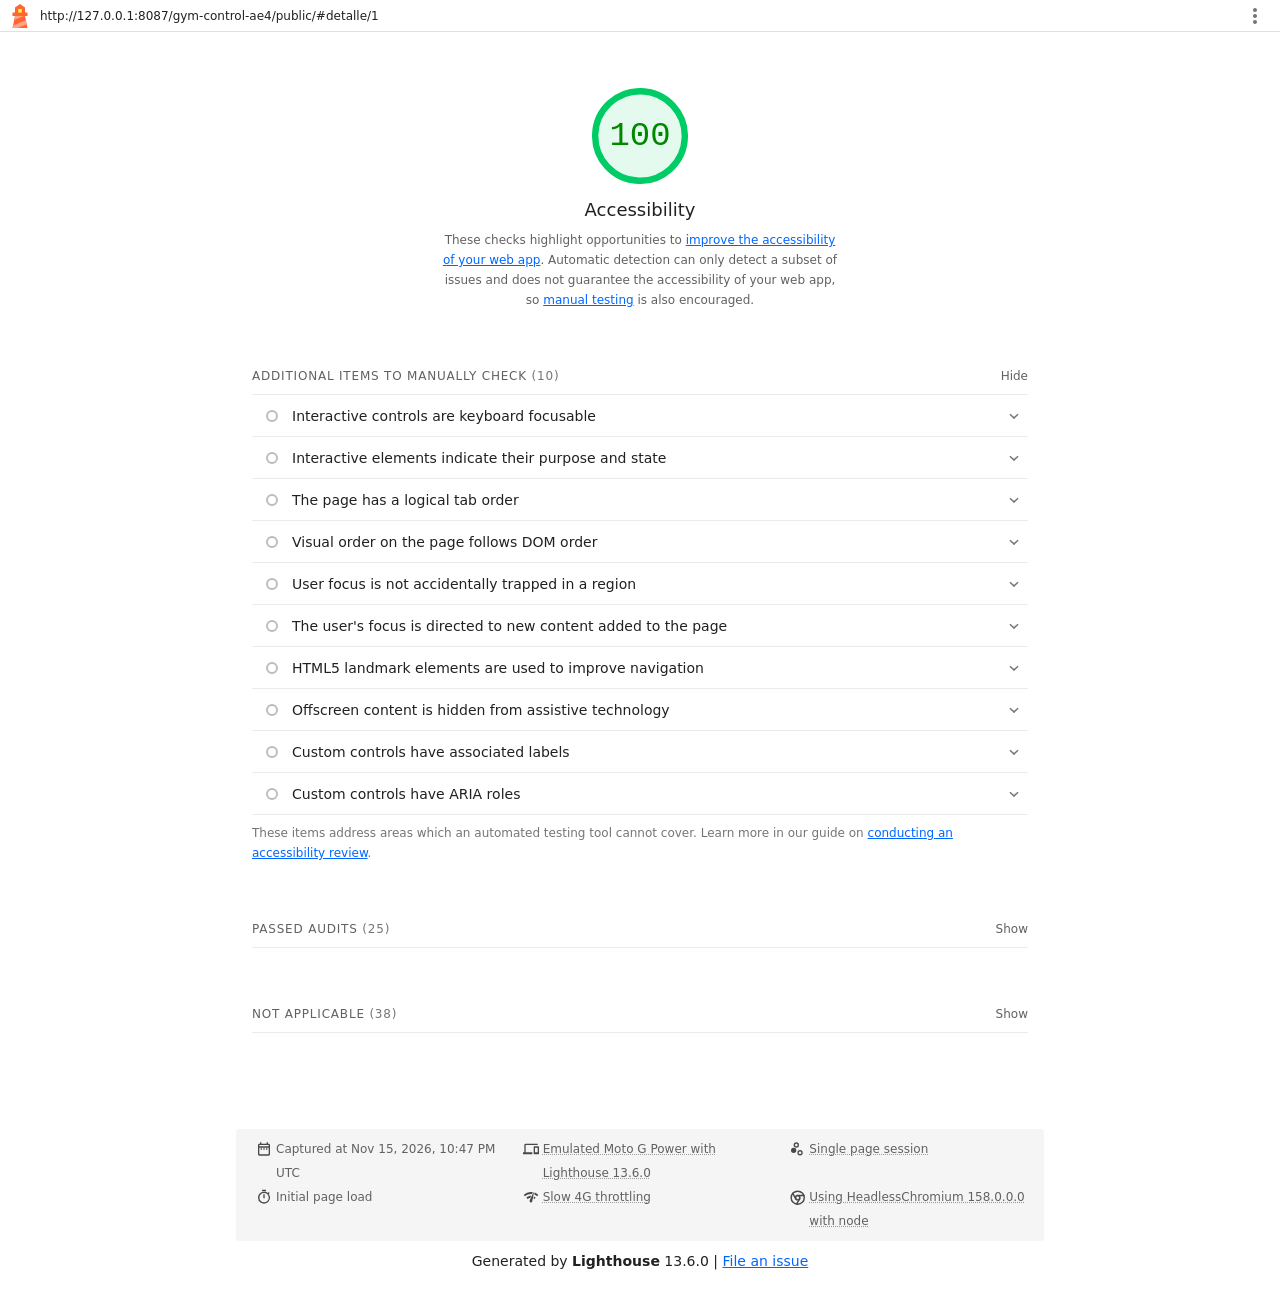
<file: docs/evidencias/lighthouse-detalle.html>
<!--
@license
Copyright 2018 Google LLC
SPDX-License-Identifier: Apache-2.0
-->
<!doctype html>
<html lang="en">
<head>
  <meta charset="utf-8">
  <meta name="viewport" content="width=device-width, initial-scale=1, minimum-scale=1">
  <link rel="icon" href='data:image/svg+xml;utf8,<svg fill="none" xmlns="http://www.w3.org/2000/svg" viewBox="0 0 48 48"><path d="m14 7 10-7 10 7v10h5v7h-5l5 24H9l5-24H9v-7h5V7Z" fill="%23F63"/><path d="M31.561 24H14l-1.689 8.105L31.561 24ZM18.983 48H9l1.022-4.907L35.723 32.27l1.663 7.98L18.983 48Z" fill="%23FFA385"/><path fill="%23FF3" d="M20.5 10h7v7h-7z"/></svg>'>
  <title>Lighthouse Report</title>
  <style>body {margin: 0}</style>
</head>
<body>
  <noscript>Lighthouse report requires JavaScript. Please enable.</noscript>

  <div id="lh-log"></div>

  <script>window.__LIGHTHOUSE_JSON__ = {"lighthouseVersion":"13.6.0","requestedUrl":"http://127.0.0.1:8087/gym-control-ae4/public/#detalle/1","mainDocumentUrl":"http://127.0.0.1:8087/gym-control-ae4/public/","finalDisplayedUrl":"http://127.0.0.1:8087/gym-control-ae4/public/#detalle/1","finalUrl":"http://127.0.0.1:8087/gym-control-ae4/public/","fetchTime":"2026-11-15T22:47:47.996Z","gatherMode":"navigation","runWarnings":[],"userAgent":"Mozilla/5.0 (Windows NT 10.0; Win64; x64) AppleWebKit/537.36 (KHTML, like Gecko) HeadlessChrome/158.0.0.0 Safari/537.36","environment":{"networkUserAgent":"Mozilla/5.0 (Linux; Android 11; moto g power (2022)) AppleWebKit/537.36 (KHTML, like Gecko) Chrome/158.0.0.0 Mobile Safari/537.36","hostUserAgent":"Mozilla/5.0 (Windows NT 10.0; Win64; x64) AppleWebKit/537.36 (KHTML, like Gecko) HeadlessChrome/158.0.0.0 Safari/537.36","benchmarkIndex":1326,"credits":{"axe-core":"4.14.0"}},"audits":{"accesskeys":{"id":"accesskeys","title":"`[accesskey]` values are unique","description":"Access keys let users quickly focus a part of the page. For proper navigation, each access key must be unique. [Learn more about access keys](https://dequeuniversity.com/rules/axe/4.14/accesskeys).","score":null,"scoreDisplayMode":"notApplicable"},"aria-allowed-attr":{"id":"aria-allowed-attr","title":"`[aria-*]` attributes match their roles","description":"Each ARIA `role` supports a specific subset of `aria-*` attributes. Mismatching these invalidates the `aria-*` attributes. [Learn how to match ARIA attributes to their roles](https://dequeuniversity.com/rules/axe/4.14/aria-allowed-attr).","score":1,"scoreDisplayMode":"binary","details":{"type":"table","headings":[{"key":"node","valueType":"node","subItemsHeading":{"key":"relatedNode","valueType":"node"},"label":"Failing Elements"}],"items":[]}},"aria-allowed-role":{"id":"aria-allowed-role","title":"Uses ARIA roles only on compatible elements","description":"Many HTML elements can only be assigned certain ARIA roles. Using ARIA roles where they are not allowed can interfere with the accessibility of the web page. [Learn more about ARIA roles](https://dequeuniversity.com/rules/axe/4.14/aria-allowed-role).","score":null,"scoreDisplayMode":"notApplicable"},"aria-command-name":{"id":"aria-command-name","title":"`button`, `link`, and `menuitem` elements have accessible names","description":"When an element doesn't have an accessible name, screen readers announce it with a generic name, making it unusable for users who rely on screen readers. [Learn how to make command elements more accessible](https://dequeuniversity.com/rules/axe/4.14/aria-command-name).","score":null,"scoreDisplayMode":"notApplicable"},"aria-conditional-attr":{"id":"aria-conditional-attr","title":"ARIA attributes are used as specified for the element's role","description":"Some ARIA attributes are only allowed on an element under certain conditions. [Learn more about conditional ARIA attributes](https://dequeuniversity.com/rules/axe/4.14/aria-conditional-attr).","score":1,"scoreDisplayMode":"binary","details":{"type":"table","headings":[{"key":"node","valueType":"node","subItemsHeading":{"key":"relatedNode","valueType":"node"},"label":"Failing Elements"}],"items":[]}},"aria-deprecated-role":{"id":"aria-deprecated-role","title":"Deprecated ARIA roles were not used","description":"Deprecated ARIA roles may not be processed correctly by assistive technology. [Learn more about deprecated ARIA roles](https://dequeuniversity.com/rules/axe/4.14/aria-deprecated-role).","score":1,"scoreDisplayMode":"binary","details":{"type":"table","headings":[{"key":"node","valueType":"node","subItemsHeading":{"key":"relatedNode","valueType":"node"},"label":"Failing Elements"}],"items":[]}},"aria-dialog-name":{"id":"aria-dialog-name","title":"Elements with `role=\"dialog\"` or `role=\"alertdialog\"` have accessible names.","description":"ARIA dialog elements without accessible names may prevent screen readers users from discerning the purpose of these elements. [Learn how to make ARIA dialog elements more accessible](https://dequeuniversity.com/rules/axe/4.14/aria-dialog-name).","score":null,"scoreDisplayMode":"notApplicable"},"aria-hidden-body":{"id":"aria-hidden-body","title":"`[aria-hidden=\"true\"]` is not present on the document `\u003cbody>`","description":"Assistive technologies, like screen readers, work inconsistently when `aria-hidden=\"true\"` is set on the document `\u003cbody>`. [Learn how `aria-hidden` affects the document body](https://dequeuniversity.com/rules/axe/4.14/aria-hidden-body).","score":1,"scoreDisplayMode":"binary","details":{"type":"table","headings":[{"key":"node","valueType":"node","subItemsHeading":{"key":"relatedNode","valueType":"node"},"label":"Failing Elements"}],"items":[]}},"aria-hidden-focus":{"id":"aria-hidden-focus","title":"`[aria-hidden=\"true\"]` elements do not contain focusable descendents","description":"Focusable descendents within an `[aria-hidden=\"true\"]` element prevent those interactive elements from being available to users of assistive technologies like screen readers. [Learn how `aria-hidden` affects focusable elements](https://dequeuniversity.com/rules/axe/4.14/aria-hidden-focus).","score":1,"scoreDisplayMode":"binary","details":{"type":"table","headings":[{"key":"node","valueType":"node","subItemsHeading":{"key":"relatedNode","valueType":"node"},"label":"Failing Elements"}],"items":[]}},"aria-input-field-name":{"id":"aria-input-field-name","title":"ARIA input fields have accessible names","description":"When an input field doesn't have an accessible name, screen readers announce it with a generic name, making it unusable for users who rely on screen readers. [Learn more about input field labels](https://dequeuniversity.com/rules/axe/4.14/aria-input-field-name).","score":null,"scoreDisplayMode":"notApplicable"},"aria-meter-name":{"id":"aria-meter-name","title":"ARIA `meter` elements have accessible names","description":"When a meter element doesn't have an accessible name, screen readers announce it with a generic name, making it unusable for users who rely on screen readers. [Learn how to name `meter` elements](https://dequeuniversity.com/rules/axe/4.14/aria-meter-name).","score":null,"scoreDisplayMode":"notApplicable"},"aria-progressbar-name":{"id":"aria-progressbar-name","title":"ARIA `progressbar` elements have accessible names","description":"When a `progressbar` element doesn't have an accessible name, screen readers announce it with a generic name, making it unusable for users who rely on screen readers. [Learn how to label `progressbar` elements](https://dequeuniversity.com/rules/axe/4.14/aria-progressbar-name).","score":null,"scoreDisplayMode":"notApplicable"},"aria-prohibited-attr":{"id":"aria-prohibited-attr","title":"Elements use only permitted ARIA attributes","description":"Using ARIA attributes in roles where they are prohibited can mean that important information is not communicated to users of assistive technologies. [Learn more about prohibited ARIA roles](https://dequeuniversity.com/rules/axe/4.14/aria-prohibited-attr).","score":1,"scoreDisplayMode":"binary","details":{"type":"table","headings":[{"key":"node","valueType":"node","subItemsHeading":{"key":"relatedNode","valueType":"node"},"label":"Failing Elements"}],"items":[]}},"aria-required-attr":{"id":"aria-required-attr","title":"`[role]`s have all required `[aria-*]` attributes","description":"Some ARIA roles have required attributes that describe the state of the element to screen readers. [Learn more about roles and required attributes](https://dequeuniversity.com/rules/axe/4.14/aria-required-attr).","score":1,"scoreDisplayMode":"binary","details":{"type":"table","headings":[{"key":"node","valueType":"node","subItemsHeading":{"key":"relatedNode","valueType":"node"},"label":"Failing Elements"}],"items":[]}},"aria-required-children":{"id":"aria-required-children","title":"Elements with an ARIA `[role]` that require children to contain a specific `[role]` have all required children.","description":"Some ARIA parent roles must contain specific child roles to perform their intended accessibility functions. [Learn more about roles and required children elements](https://dequeuniversity.com/rules/axe/4.14/aria-required-children).","score":null,"scoreDisplayMode":"notApplicable"},"aria-required-parent":{"id":"aria-required-parent","title":"`[role]`s are contained by their required parent element","description":"Some ARIA child roles must be contained by specific parent roles to properly perform their intended accessibility functions. [Learn more about ARIA roles and required parent element](https://dequeuniversity.com/rules/axe/4.14/aria-required-parent).","score":null,"scoreDisplayMode":"notApplicable"},"aria-roles":{"id":"aria-roles","title":"`[role]` values are valid","description":"ARIA roles must have valid values in order to perform their intended accessibility functions. [Learn more about valid ARIA roles](https://dequeuniversity.com/rules/axe/4.14/aria-roles).","score":1,"scoreDisplayMode":"binary","details":{"type":"table","headings":[{"key":"node","valueType":"node","subItemsHeading":{"key":"relatedNode","valueType":"node"},"label":"Failing Elements"}],"items":[]}},"aria-text":{"id":"aria-text","title":"Elements with the `role=text` attribute do not have focusable descendents.","description":"Adding `role=text` around a text node split by markup enables VoiceOver to treat it as one phrase, but the element's focusable descendents will not be announced. [Learn more about the `role=text` attribute](https://dequeuniversity.com/rules/axe/4.14/aria-text).","score":null,"scoreDisplayMode":"notApplicable"},"aria-toggle-field-name":{"id":"aria-toggle-field-name","title":"ARIA toggle fields have accessible names","description":"When a toggle field doesn't have an accessible name, screen readers announce it with a generic name, making it unusable for users who rely on screen readers. [Learn more about toggle fields](https://dequeuniversity.com/rules/axe/4.14/aria-toggle-field-name).","score":null,"scoreDisplayMode":"notApplicable"},"aria-tooltip-name":{"id":"aria-tooltip-name","title":"ARIA `tooltip` elements have accessible names","description":"When a tooltip element doesn't have an accessible name, screen readers announce it with a generic name, making it unusable for users who rely on screen readers. [Learn how to name `tooltip` elements](https://dequeuniversity.com/rules/axe/4.14/aria-tooltip-name).","score":null,"scoreDisplayMode":"notApplicable"},"aria-treeitem-name":{"id":"aria-treeitem-name","title":"ARIA `treeitem` elements have accessible names","description":"When a `treeitem` element doesn't have an accessible name, screen readers announce it with a generic name, making it unusable for users who rely on screen readers. [Learn more about labeling `treeitem` elements](https://dequeuniversity.com/rules/axe/4.14/aria-treeitem-name).","score":null,"scoreDisplayMode":"notApplicable"},"aria-valid-attr-value":{"id":"aria-valid-attr-value","title":"`[aria-*]` attributes have valid values","description":"Assistive technologies, like screen readers, can't interpret ARIA attributes with invalid values. [Learn more about valid values for ARIA attributes](https://dequeuniversity.com/rules/axe/4.14/aria-valid-attr-value).","score":1,"scoreDisplayMode":"binary","details":{"type":"table","headings":[{"key":"node","valueType":"node","subItemsHeading":{"key":"relatedNode","valueType":"node"},"label":"Failing Elements"}],"items":[]}},"aria-valid-attr":{"id":"aria-valid-attr","title":"`[aria-*]` attributes are valid and not misspelled","description":"Assistive technologies, like screen readers, can't interpret ARIA attributes with invalid names. [Learn more about valid ARIA attributes](https://dequeuniversity.com/rules/axe/4.14/aria-valid-attr).","score":1,"scoreDisplayMode":"binary","details":{"type":"table","headings":[{"key":"node","valueType":"node","subItemsHeading":{"key":"relatedNode","valueType":"node"},"label":"Failing Elements"}],"items":[]}},"button-name":{"id":"button-name","title":"Buttons have an accessible name","description":"When a button doesn't have an accessible name, screen readers announce it as \"button\", making it unusable for users who rely on screen readers. [Learn how to make buttons more accessible](https://dequeuniversity.com/rules/axe/4.14/button-name).","score":null,"scoreDisplayMode":"notApplicable"},"bypass":{"id":"bypass","title":"The page contains a heading, skip link, or landmark region","description":"Adding ways to bypass repetitive content lets keyboard users navigate the page more efficiently. [Learn more about bypass blocks](https://dequeuniversity.com/rules/axe/4.14/bypass).","score":null,"scoreDisplayMode":"notApplicable"},"color-contrast":{"id":"color-contrast","title":"Background and foreground colors have a sufficient contrast ratio","description":"Low-contrast text is difficult or impossible for many users to read. [Learn how to provide sufficient color contrast](https://dequeuniversity.com/rules/axe/4.14/color-contrast).","score":1,"scoreDisplayMode":"binary","details":{"type":"table","headings":[{"key":"node","valueType":"node","subItemsHeading":{"key":"relatedNode","valueType":"node"},"label":"Failing Elements"}],"items":[]}},"definition-list":{"id":"definition-list","title":"`\u003cdl>`'s contain only properly-ordered `\u003cdt>` and `\u003cdd>` groups, `\u003cscript>`, `\u003ctemplate>` or `\u003cdiv>` elements.","description":"When definition lists are not properly marked up, screen readers may produce confusing or inaccurate output. [Learn how to structure definition lists correctly](https://dequeuniversity.com/rules/axe/4.14/definition-list).","score":1,"scoreDisplayMode":"binary","details":{"type":"table","headings":[{"key":"node","valueType":"node","subItemsHeading":{"key":"relatedNode","valueType":"node"},"label":"Failing Elements"}],"items":[]}},"dlitem":{"id":"dlitem","title":"Definition list items are wrapped in `\u003cdl>` elements","description":"Definition list items (`\u003cdt>` and `\u003cdd>`) must be wrapped in a parent `\u003cdl>` element to ensure that screen readers can properly announce them. [Learn how to structure definition lists correctly](https://dequeuniversity.com/rules/axe/4.14/dlitem).","score":1,"scoreDisplayMode":"binary","details":{"type":"table","headings":[{"key":"node","valueType":"node","subItemsHeading":{"key":"relatedNode","valueType":"node"},"label":"Failing Elements"}],"items":[]}},"document-title":{"id":"document-title","title":"Document has a `\u003ctitle>` element","description":"The title gives screen reader users an overview of the page, and search engine users rely on it heavily to determine if a page is relevant to their search. [Learn more about document titles](https://dequeuniversity.com/rules/axe/4.14/document-title).","score":1,"scoreDisplayMode":"binary","details":{"type":"table","headings":[{"key":"node","valueType":"node","subItemsHeading":{"key":"relatedNode","valueType":"node"},"label":"Failing Elements"}],"items":[]}},"duplicate-id-aria":{"id":"duplicate-id-aria","title":"ARIA IDs are unique","description":"The value of an ARIA ID must be unique to prevent other instances from being overlooked by assistive technologies. [Learn how to fix duplicate ARIA IDs](https://dequeuniversity.com/rules/axe/4.14/duplicate-id-aria).","score":null,"scoreDisplayMode":"notApplicable"},"empty-heading":{"id":"empty-heading","title":"All heading elements contain content.","description":"A heading with no content or inaccessible text prevent screen reader users from accessing information on the page's structure. [Learn more about headings](https://dequeuniversity.com/rules/axe/4.14/empty-heading).","score":null,"scoreDisplayMode":"notApplicable"},"form-field-multiple-labels":{"id":"form-field-multiple-labels","title":"No form fields have multiple labels","description":"Form fields with multiple labels can be confusingly announced by assistive technologies like screen readers which use either the first, the last, or all of the labels. [Learn how to use form labels](https://dequeuniversity.com/rules/axe/4.14/form-field-multiple-labels).","score":null,"scoreDisplayMode":"notApplicable"},"frame-title":{"id":"frame-title","title":"`\u003cframe>` or `\u003ciframe>` elements have a title","description":"Screen reader users rely on frame titles to describe the contents of frames. [Learn more about frame titles](https://dequeuniversity.com/rules/axe/4.14/frame-title).","score":null,"scoreDisplayMode":"notApplicable"},"heading-order":{"id":"heading-order","title":"Heading elements appear in a sequentially-descending order","description":"Properly ordered headings that do not skip levels convey the semantic structure of the page, making it easier to navigate and understand when using assistive technologies. [Learn more about heading order](https://dequeuniversity.com/rules/axe/4.14/heading-order).","score":1,"scoreDisplayMode":"binary","details":{"type":"table","headings":[{"key":"node","valueType":"node","subItemsHeading":{"key":"relatedNode","valueType":"node"},"label":"Failing Elements"}],"items":[]}},"html-has-lang":{"id":"html-has-lang","title":"`\u003chtml>` element has a `[lang]` attribute","description":"If a page doesn't specify a `lang` attribute, a screen reader assumes that the page is in the default language that the user chose when setting up the screen reader. If the page isn't actually in the default language, then the screen reader might not announce the page's text correctly. [Learn more about the `lang` attribute](https://dequeuniversity.com/rules/axe/4.14/html-has-lang).","score":1,"scoreDisplayMode":"binary","details":{"type":"table","headings":[{"key":"node","valueType":"node","subItemsHeading":{"key":"relatedNode","valueType":"node"},"label":"Failing Elements"}],"items":[]}},"html-lang-valid":{"id":"html-lang-valid","title":"`\u003chtml>` element has a valid value for its `[lang]` attribute","description":"Specifying a valid [BCP 47 language](https://www.w3.org/International/questions/qa-choosing-language-tags#question) helps screen readers announce text properly. [Learn how to use the `lang` attribute](https://dequeuniversity.com/rules/axe/4.14/html-lang-valid).","score":1,"scoreDisplayMode":"binary","details":{"type":"table","headings":[{"key":"node","valueType":"node","subItemsHeading":{"key":"relatedNode","valueType":"node"},"label":"Failing Elements"}],"items":[]}},"html-xml-lang-mismatch":{"id":"html-xml-lang-mismatch","title":"`\u003chtml>` element has an `[xml:lang]` attribute with the same base language as the `[lang]` attribute.","description":"If the webpage does not specify a consistent language, then the screen reader might not announce the page's text correctly. [Learn more about the `lang` attribute](https://dequeuniversity.com/rules/axe/4.14/html-xml-lang-mismatch).","score":null,"scoreDisplayMode":"notApplicable"},"identical-links-same-purpose":{"id":"identical-links-same-purpose","title":"Identical links have the same purpose.","description":"Links with the same destination should have the same description, to help users understand the link's purpose and decide whether to follow it. [Learn more about identical links](https://dequeuniversity.com/rules/axe/4.14/identical-links-same-purpose).","score":null,"scoreDisplayMode":"notApplicable"},"image-alt":{"id":"image-alt","title":"Image elements have `[alt]` attributes","description":"Informative elements should aim for short, descriptive alternate text. Decorative elements can be ignored with an empty alt attribute. [Learn more about the `alt` attribute](https://dequeuniversity.com/rules/axe/4.14/image-alt).","score":null,"scoreDisplayMode":"notApplicable"},"image-redundant-alt":{"id":"image-redundant-alt","title":"Image elements do not have `[alt]` attributes that are redundant text.","description":"Informative elements should aim for short, descriptive alternative text. Alternative text that is exactly the same as the text adjacent to the link or image is potentially confusing for screen reader users, because the text will be read twice. [Learn more about the `alt` attribute](https://dequeuniversity.com/rules/axe/4.14/image-redundant-alt).","score":null,"scoreDisplayMode":"notApplicable"},"input-button-name":{"id":"input-button-name","title":"Input buttons have discernible text.","description":"Adding discernable and accessible text to input buttons may help screen reader users understand the purpose of the input button. [Learn more about input buttons](https://dequeuniversity.com/rules/axe/4.14/input-button-name).","score":null,"scoreDisplayMode":"notApplicable"},"input-image-alt":{"id":"input-image-alt","title":"`\u003cinput type=\"image\">` elements have `[alt]` text","description":"When an image is being used as an `\u003cinput>` button, providing alternative text can help screen reader users understand the purpose of the button. [Learn about input image alt text](https://dequeuniversity.com/rules/axe/4.14/input-image-alt).","score":null,"scoreDisplayMode":"notApplicable"},"label-content-name-mismatch":{"id":"label-content-name-mismatch","title":"Elements with visible text labels have matching accessible names.","description":"Visible text labels that do not match the accessible name can result in a confusing experience for screen reader users. [Learn more about accessible names](https://dequeuniversity.com/rules/axe/4.14/label-content-name-mismatch).","score":null,"scoreDisplayMode":"notApplicable"},"label":{"id":"label","title":"Form elements have associated labels","description":"Labels ensure that form controls are announced properly by assistive technologies, like screen readers. [Learn more about form element labels](https://dequeuniversity.com/rules/axe/4.14/label).","score":null,"scoreDisplayMode":"notApplicable"},"landmark-one-main":{"id":"landmark-one-main","title":"Document has a main landmark.","description":"One main landmark helps screen reader users navigate a web page. [Learn more about landmarks](https://dequeuniversity.com/rules/axe/4.14/landmark-one-main).","score":1,"scoreDisplayMode":"binary","details":{"type":"table","headings":[{"key":"node","valueType":"node","subItemsHeading":{"key":"relatedNode","valueType":"node"},"label":"Failing Elements"}],"items":[]}},"link-name":{"id":"link-name","title":"Links have a discernible name","description":"Link text (and alternate text for images, when used as links) that is discernible, unique, and focusable improves the navigation experience for screen reader users. [Learn how to make links accessible](https://dequeuniversity.com/rules/axe/4.14/link-name).","score":1,"scoreDisplayMode":"binary","details":{"type":"table","headings":[{"key":"node","valueType":"node","subItemsHeading":{"key":"relatedNode","valueType":"node"},"label":"Failing Elements"}],"items":[]}},"link-in-text-block":{"id":"link-in-text-block","title":"Links are distinguishable without relying on color.","description":"Low-contrast text is difficult or impossible for many users to read. Link text that is discernible improves the experience for users with low vision. [Learn how to make links distinguishable](https://dequeuniversity.com/rules/axe/4.14/link-in-text-block).","score":null,"scoreDisplayMode":"notApplicable"},"list":{"id":"list","title":"Lists contain only `\u003cli>` elements and script supporting elements (`\u003cscript>` and `\u003ctemplate>`).","description":"Screen readers have a specific way of announcing lists. Ensuring proper list structure aids screen reader output. [Learn more about proper list structure](https://dequeuniversity.com/rules/axe/4.14/list).","score":1,"scoreDisplayMode":"binary","details":{"type":"table","headings":[{"key":"node","valueType":"node","subItemsHeading":{"key":"relatedNode","valueType":"node"},"label":"Failing Elements"}],"items":[]}},"listitem":{"id":"listitem","title":"List items (`\u003cli>`) are contained within `\u003cul>`, `\u003col>` or `\u003cmenu>` parent elements","description":"Screen readers require list items (`\u003cli>`) to be contained within a parent `\u003cul>`, `\u003col>` or `\u003cmenu>` to be announced properly. [Learn more about proper list structure](https://dequeuniversity.com/rules/axe/4.14/listitem).","score":1,"scoreDisplayMode":"binary","details":{"type":"table","headings":[{"key":"node","valueType":"node","subItemsHeading":{"key":"relatedNode","valueType":"node"},"label":"Failing Elements"}],"items":[]}},"meta-refresh":{"id":"meta-refresh","title":"The document does not use `\u003cmeta http-equiv=\"refresh\">`","description":"Users do not expect a page to refresh automatically, and doing so will move focus back to the top of the page. This may create a frustrating or confusing experience. [Learn more about the refresh meta tag](https://dequeuniversity.com/rules/axe/4.14/meta-refresh).","score":null,"scoreDisplayMode":"notApplicable"},"meta-viewport":{"id":"meta-viewport","title":"`[user-scalable=\"no\"]` is not used in the `\u003cmeta name=\"viewport\">` element and the `[maximum-scale]` attribute is not less than 5.","description":"Disabling zooming is problematic for users with low vision who rely on screen magnification to properly see the contents of a web page. [Learn more about the viewport meta tag](https://dequeuniversity.com/rules/axe/4.14/meta-viewport).","score":1,"scoreDisplayMode":"binary","details":{"type":"table","headings":[{"key":"node","valueType":"node","subItemsHeading":{"key":"relatedNode","valueType":"node"},"label":"Failing Elements"}],"items":[]}},"object-alt":{"id":"object-alt","title":"`\u003cobject>` elements have alternate text","description":"Screen readers cannot translate non-text content. Adding alternate text to `\u003cobject>` elements helps screen readers convey meaning to users. [Learn more about alt text for `object` elements](https://dequeuniversity.com/rules/axe/4.14/object-alt).","score":null,"scoreDisplayMode":"notApplicable"},"select-name":{"id":"select-name","title":"Select elements have associated label elements.","description":"Form elements without effective labels can create frustrating experiences for screen reader users. [Learn more about the `select` element](https://dequeuniversity.com/rules/axe/4.14/select-name).","score":null,"scoreDisplayMode":"notApplicable"},"skip-link":{"id":"skip-link","title":"Skip links are focusable.","description":"Including a skip link can help users skip to the main content to save time. [Learn more about skip links](https://dequeuniversity.com/rules/axe/4.14/skip-link).","score":1,"scoreDisplayMode":"binary","details":{"type":"table","headings":[{"key":"node","valueType":"node","subItemsHeading":{"key":"relatedNode","valueType":"node"},"label":"Failing Elements"}],"items":[]}},"tabindex":{"id":"tabindex","title":"No element has a `[tabindex]` value greater than 0","description":"A value greater than 0 implies an explicit navigation ordering. Although technically valid, this often creates frustrating experiences for users who rely on assistive technologies. [Learn more about the `tabindex` attribute](https://dequeuniversity.com/rules/axe/4.14/tabindex).","score":1,"scoreDisplayMode":"binary","details":{"type":"table","headings":[{"key":"node","valueType":"node","subItemsHeading":{"key":"relatedNode","valueType":"node"},"label":"Failing Elements"}],"items":[]}},"table-duplicate-name":{"id":"table-duplicate-name","title":"Tables have different content in the summary attribute and `\u003ccaption>`.","description":"The summary attribute should describe the table structure, while `\u003ccaption>` should have the onscreen title. Accurate table mark-up helps users of screen readers. [Learn more about summary and caption](https://dequeuniversity.com/rules/axe/4.14/table-duplicate-name).","score":null,"scoreDisplayMode":"notApplicable"},"table-fake-caption":{"id":"table-fake-caption","title":"Tables use `\u003ccaption>` instead of cells with the `[colspan]` attribute to indicate a caption.","description":"Screen readers have features to make navigating tables easier. Ensuring that tables use the actual caption element instead of cells with the `[colspan]` attribute may improve the experience for screen reader users. [Learn more about captions](https://dequeuniversity.com/rules/axe/4.14/table-fake-caption).","score":null,"scoreDisplayMode":"notApplicable"},"target-size":{"id":"target-size","title":"Touch targets have sufficient size and spacing.","description":"Touch targets with sufficient size and spacing help users who may have difficulty targeting small controls to activate the targets. [Learn more about touch targets](https://dequeuniversity.com/rules/axe/4.14/target-size).","score":1,"scoreDisplayMode":"binary","details":{"type":"table","headings":[{"key":"node","valueType":"node","subItemsHeading":{"key":"relatedNode","valueType":"node"},"label":"Failing Elements"}],"items":[]}},"td-has-header":{"id":"td-has-header","title":"`\u003ctd>` elements in a large `\u003ctable>` have one or more table headers.","description":"Screen readers have features to make navigating tables easier. Ensuring that `\u003ctd>` elements in a large table (3 or more cells in width and height) have an associated table header may improve the experience for screen reader users. [Learn more about table headers](https://dequeuniversity.com/rules/axe/4.14/td-has-header).","score":null,"scoreDisplayMode":"notApplicable"},"td-headers-attr":{"id":"td-headers-attr","title":"Cells in a `\u003ctable>` element that use the `[headers]` attribute refer to table cells within the same table.","description":"Screen readers have features to make navigating tables easier. Ensuring `\u003ctd>` cells using the `[headers]` attribute only refer to other cells in the same table may improve the experience for screen reader users. [Learn more about the `headers` attribute](https://dequeuniversity.com/rules/axe/4.14/td-headers-attr).","score":null,"scoreDisplayMode":"notApplicable"},"th-has-data-cells":{"id":"th-has-data-cells","title":"`\u003cth>` elements and elements with `[role=\"columnheader\"/\"rowheader\"]` have data cells they describe.","description":"Screen readers have features to make navigating tables easier. Ensuring table headers always refer to some set of cells may improve the experience for screen reader users. [Learn more about table headers](https://dequeuniversity.com/rules/axe/4.14/th-has-data-cells).","score":null,"scoreDisplayMode":"notApplicable"},"valid-lang":{"id":"valid-lang","title":"`[lang]` attributes have a valid value","description":"Specifying a valid [BCP 47 language](https://www.w3.org/International/questions/qa-choosing-language-tags#question) on elements helps ensure that text is pronounced correctly by a screen reader. [Learn how to use the `lang` attribute](https://dequeuniversity.com/rules/axe/4.14/valid-lang).","score":null,"scoreDisplayMode":"notApplicable"},"video-caption":{"id":"video-caption","title":"`\u003cvideo>` elements contain a `\u003ctrack>` element with `[kind=\"captions\"]`","description":"When a video provides a caption it is easier for deaf and hearing impaired users to access its information. [Learn more about video captions](https://dequeuniversity.com/rules/axe/4.14/video-caption).","score":null,"scoreDisplayMode":"notApplicable"},"custom-controls-labels":{"id":"custom-controls-labels","title":"Custom controls have associated labels","description":"Custom interactive controls have associated labels, provided by aria-label or aria-labelledby. [Learn more about custom controls and labels](https://developer.chrome.com/docs/lighthouse/accessibility/custom-controls-labels/).","score":null,"scoreDisplayMode":"manual"},"custom-controls-roles":{"id":"custom-controls-roles","title":"Custom controls have ARIA roles","description":"Custom interactive controls have appropriate ARIA roles. [Learn how to add roles to custom controls](https://developer.chrome.com/docs/lighthouse/accessibility/custom-control-roles/).","score":null,"scoreDisplayMode":"manual"},"focus-traps":{"id":"focus-traps","title":"User focus is not accidentally trapped in a region","description":"A user can tab into and out of any control or region without accidentally trapping their focus. [Learn how to avoid focus traps](https://developer.chrome.com/docs/lighthouse/accessibility/focus-traps/).","score":null,"scoreDisplayMode":"manual"},"focusable-controls":{"id":"focusable-controls","title":"Interactive controls are keyboard focusable","description":"Custom interactive controls are keyboard focusable and display a focus indicator. [Learn how to make custom controls focusable](https://developer.chrome.com/docs/lighthouse/accessibility/focusable-controls/).","score":null,"scoreDisplayMode":"manual"},"interactive-element-affordance":{"id":"interactive-element-affordance","title":"Interactive elements indicate their purpose and state","description":"Interactive elements, such as links and buttons, should indicate their state and be distinguishable from non-interactive elements. [Learn how to decorate interactive elements with affordance hints](https://developer.chrome.com/docs/lighthouse/accessibility/interactive-element-affordance/).","score":null,"scoreDisplayMode":"manual"},"logical-tab-order":{"id":"logical-tab-order","title":"The page has a logical tab order","description":"Tabbing through the page follows the visual layout. Users cannot focus elements that are offscreen. [Learn more about logical tab ordering](https://developer.chrome.com/docs/lighthouse/accessibility/logical-tab-order/).","score":null,"scoreDisplayMode":"manual"},"managed-focus":{"id":"managed-focus","title":"The user's focus is directed to new content added to the page","description":"If new content, such as a dialog, is added to the page, the user's focus is directed to it. [Learn how to direct focus to new content](https://developer.chrome.com/docs/lighthouse/accessibility/managed-focus/).","score":null,"scoreDisplayMode":"manual"},"offscreen-content-hidden":{"id":"offscreen-content-hidden","title":"Offscreen content is hidden from assistive technology","description":"Offscreen content is hidden with display: none or aria-hidden=true. [Learn how to properly hide offscreen content](https://developer.chrome.com/docs/lighthouse/accessibility/offscreen-content-hidden/).","score":null,"scoreDisplayMode":"manual"},"use-landmarks":{"id":"use-landmarks","title":"HTML5 landmark elements are used to improve navigation","description":"Landmark elements (`\u003cmain>`, `\u003cnav>`, etc.) are used to improve the keyboard navigation of the page for assistive technology. [Learn more about landmark elements](https://developer.chrome.com/docs/lighthouse/accessibility/use-landmarks/).","score":null,"scoreDisplayMode":"manual"},"visual-order-follows-dom":{"id":"visual-order-follows-dom","title":"Visual order on the page follows DOM order","description":"DOM order matches the visual order, improving navigation for assistive technology. [Learn more about DOM and visual ordering](https://developer.chrome.com/docs/lighthouse/accessibility/visual-order-follows-dom/).","score":null,"scoreDisplayMode":"manual"},"autocomplete-valid":{"id":"autocomplete-valid","title":"`autocomplete` attributes are used correctly","description":"The `autocomplete` attribute values must be valid and correctly applied for screen readers to function correctly. [Learn more about valid autocomplete values](https://dequeuniversity.com/rules/axe/4.14/autocomplete-valid).","score":null,"scoreDisplayMode":"notApplicable"},"presentation-role-conflict":{"id":"presentation-role-conflict","title":"Elements with `role=\"none\"` or `role=\"presentation\"` do not have conflicts","description":"There are certain cases where the semantic role of an element with `role=\"none\"` or `role=\"presentation\"` does not resolve to none or presentation. To ensure the element remains removed from the accessibility tree, you should not add any global ARIA attributes to the element or make it focusable. [Learn more about presentation role conflict](https://dequeuniversity.com/rules/axe/4.14/presentation-role-conflict).","score":null,"scoreDisplayMode":"notApplicable"},"svg-img-alt":{"id":"svg-img-alt","title":"SVG elements with an `img` role have an accessible text alternative","description":"Ensures SVG elements with an `img`, `graphics-document` or `graphics-symbol` role have an accessible text alternative. [Learn more about SVG alt text](https://dequeuniversity.com/rules/axe/4.14/svg-img-alt).","score":null,"scoreDisplayMode":"notApplicable"}},"configSettings":{"output":"html","maxWaitForFcp":30000,"maxWaitForLoad":45000,"pauseAfterFcpMs":1000,"pauseAfterLoadMs":1000,"networkQuietThresholdMs":1000,"cpuQuietThresholdMs":1000,"formFactor":"mobile","throttling":{"rttMs":150,"throughputKbps":1638.4,"requestLatencyMs":562.5,"downloadThroughputKbps":1474.5600000000002,"uploadThroughputKbps":675,"cpuSlowdownMultiplier":4},"throttlingMethod":"simulate","screenEmulation":{"mobile":true,"width":412,"height":823,"deviceScaleFactor":1.75,"disabled":false},"emulatedUserAgent":"Mozilla/5.0 (Linux; Android 11; moto g power (2022)) AppleWebKit/537.36 (KHTML, like Gecko) Chrome/136.0.0.0 Mobile Safari/537.36","auditMode":false,"gatherMode":false,"clearStorageTypes":["file_systems","shader_cache","service_workers","cache_storage"],"disableStorageReset":true,"debugNavigation":false,"channel":"node","usePassiveGathering":false,"disableFullPageScreenshot":false,"skipAboutBlank":false,"blankPage":"about:blank","ignoreStatusCode":false,"locale":"en-US","blockedUrlPatterns":null,"additionalTraceCategories":null,"extraHeaders":null,"precomputedLanternData":null,"onlyAudits":null,"onlyCategories":["accessibility"],"skipAudits":null},"categories":{"accessibility":{"title":"Accessibility","description":"These checks highlight opportunities to [improve the accessibility of your web app](https://developer.chrome.com/docs/lighthouse/accessibility/). Automatic detection can only detect a subset of issues and does not guarantee the accessibility of your web app, so [manual testing](https://web.dev/articles/how-to-review) is also encouraged.","manualDescription":"These items address areas which an automated testing tool cannot cover. Learn more in our guide on [conducting an accessibility review](https://web.dev/articles/how-to-review).","supportedModes":["navigation","snapshot"],"auditRefs":[{"id":"accesskeys","weight":0,"group":"a11y-navigation"},{"id":"aria-allowed-attr","weight":10,"group":"a11y-aria"},{"id":"aria-command-name","weight":0,"group":"a11y-aria"},{"id":"aria-conditional-attr","weight":7,"group":"a11y-aria"},{"id":"aria-deprecated-role","weight":1,"group":"a11y-aria"},{"id":"aria-dialog-name","weight":0,"group":"a11y-aria"},{"id":"aria-hidden-body","weight":10,"group":"a11y-aria"},{"id":"aria-hidden-focus","weight":7,"group":"a11y-aria"},{"id":"aria-input-field-name","weight":0,"group":"a11y-aria"},{"id":"aria-meter-name","weight":0,"group":"a11y-aria"},{"id":"aria-progressbar-name","weight":0,"group":"a11y-aria"},{"id":"aria-prohibited-attr","weight":7,"group":"a11y-aria"},{"id":"aria-required-attr","weight":10,"group":"a11y-aria"},{"id":"aria-required-children","weight":0,"group":"a11y-aria"},{"id":"aria-required-parent","weight":0,"group":"a11y-aria"},{"id":"aria-roles","weight":10,"group":"a11y-aria"},{"id":"aria-text","weight":0,"group":"a11y-aria"},{"id":"aria-toggle-field-name","weight":0,"group":"a11y-aria"},{"id":"aria-tooltip-name","weight":0,"group":"a11y-aria"},{"id":"aria-treeitem-name","weight":0,"group":"a11y-aria"},{"id":"aria-valid-attr-value","weight":10,"group":"a11y-aria"},{"id":"aria-valid-attr","weight":10,"group":"a11y-aria"},{"id":"button-name","weight":0,"group":"a11y-names-labels"},{"id":"bypass","weight":0,"group":"a11y-navigation"},{"id":"color-contrast","weight":7,"group":"a11y-color-contrast"},{"id":"definition-list","weight":7,"group":"a11y-tables-lists"},{"id":"dlitem","weight":7,"group":"a11y-tables-lists"},{"id":"document-title","weight":7,"group":"a11y-names-labels"},{"id":"duplicate-id-aria","weight":0,"group":"a11y-aria"},{"id":"form-field-multiple-labels","weight":0,"group":"a11y-names-labels"},{"id":"frame-title","weight":0,"group":"a11y-names-labels"},{"id":"heading-order","weight":3,"group":"a11y-navigation"},{"id":"html-has-lang","weight":7,"group":"a11y-language"},{"id":"html-lang-valid","weight":7,"group":"a11y-language"},{"id":"html-xml-lang-mismatch","weight":0,"group":"a11y-language"},{"id":"image-alt","weight":0,"group":"a11y-names-labels"},{"id":"input-button-name","weight":0,"group":"a11y-names-labels"},{"id":"input-image-alt","weight":0,"group":"a11y-names-labels"},{"id":"label","weight":0,"group":"a11y-names-labels"},{"id":"link-in-text-block","weight":0,"group":"a11y-color-contrast"},{"id":"link-name","weight":7,"group":"a11y-names-labels"},{"id":"list","weight":7,"group":"a11y-tables-lists"},{"id":"listitem","weight":7,"group":"a11y-tables-lists"},{"id":"meta-refresh","weight":0,"group":"a11y-best-practices"},{"id":"meta-viewport","weight":10,"group":"a11y-best-practices"},{"id":"object-alt","weight":0,"group":"a11y-names-labels"},{"id":"select-name","weight":0,"group":"a11y-names-labels"},{"id":"skip-link","weight":3,"group":"a11y-names-labels"},{"id":"tabindex","weight":7,"group":"a11y-navigation"},{"id":"target-size","weight":7,"group":"a11y-best-practices"},{"id":"td-headers-attr","weight":0,"group":"a11y-tables-lists"},{"id":"th-has-data-cells","weight":0,"group":"a11y-tables-lists"},{"id":"valid-lang","weight":0,"group":"a11y-language"},{"id":"video-caption","weight":0,"group":"a11y-audio-video"},{"id":"landmark-one-main","weight":3,"group":"a11y-best-practices"},{"id":"autocomplete-valid","weight":0,"group":"a11y-best-practices"},{"id":"presentation-role-conflict","weight":0,"group":"a11y-best-practices"},{"id":"svg-img-alt","weight":0,"group":"a11y-best-practices"},{"id":"focusable-controls","weight":0},{"id":"interactive-element-affordance","weight":0},{"id":"logical-tab-order","weight":0},{"id":"visual-order-follows-dom","weight":0},{"id":"focus-traps","weight":0},{"id":"managed-focus","weight":0},{"id":"use-landmarks","weight":0},{"id":"offscreen-content-hidden","weight":0},{"id":"custom-controls-labels","weight":0},{"id":"custom-controls-roles","weight":0},{"id":"table-duplicate-name","weight":0,"group":"a11y-best-practices"},{"id":"empty-heading","weight":0,"group":"a11y-best-practices"},{"id":"aria-allowed-role","weight":0,"group":"a11y-best-practices"},{"id":"image-redundant-alt","weight":0,"group":"a11y-names-labels"},{"id":"identical-links-same-purpose","weight":0,"group":"a11y-best-practices"},{"id":"label-content-name-mismatch","weight":0,"group":"hidden"},{"id":"table-fake-caption","weight":0,"group":"hidden"},{"id":"td-has-header","weight":0,"group":"hidden"}],"id":"accessibility","score":1}},"categoryGroups":{"metrics":{"title":"Metrics"},"insights":{"title":"Insights","description":"These insights are also available in the Chrome DevTools Performance Panel - [record a trace](https://developer.chrome.com/docs/devtools/performance/reference) to view more detailed information."},"diagnostics":{"title":"Diagnostics","description":"More information about the performance of your application. These numbers don't [directly affect](https://developer.chrome.com/docs/lighthouse/performance/performance-scoring/) the Performance score."},"a11y-best-practices":{"title":"Best practices","description":"These items highlight common accessibility best practices."},"a11y-color-contrast":{"title":"Contrast","description":"These are opportunities to improve the legibility of your content."},"a11y-names-labels":{"title":"Names and labels","description":"These are opportunities to improve the semantics of the controls in your application. This may enhance the experience for users of assistive technology, like a screen reader."},"a11y-navigation":{"title":"Navigation","description":"These are opportunities to improve keyboard navigation in your application."},"a11y-aria":{"title":"ARIA","description":"These are opportunities to improve the usage of ARIA in your application which may enhance the experience for users of assistive technology, like a screen reader."},"a11y-language":{"title":"Internationalization and localization","description":"These are opportunities to improve the interpretation of your content by users in different locales."},"a11y-audio-video":{"title":"Audio and video","description":"These are opportunities to provide alternative content for audio and video. This may improve the experience for users with hearing or vision impairments."},"a11y-tables-lists":{"title":"Tables and lists","description":"These are opportunities to improve the experience of reading tabular or list data using assistive technology, like a screen reader."},"seo-mobile":{"title":"Mobile Friendly","description":"Make sure your pages are mobile friendly so users don’t have to pinch or zoom in order to read the content pages. [Learn how to make pages mobile-friendly](https://developers.google.com/search/mobile-sites/)."},"seo-content":{"title":"Content Best Practices","description":"Format your HTML in a way that enables crawlers to better understand your app’s content."},"seo-crawl":{"title":"Crawling and Indexing","description":"To appear in search results, crawlers need access to your app."},"best-practices-trust-safety":{"title":"Trust and Safety"},"best-practices-ux":{"title":"User Experience"},"best-practices-browser-compat":{"title":"Browser Compatibility"},"best-practices-general":{"title":"General"},"webmcp":{"title":"WebMCP","description":"Audits validating WebMCP integration."},"agent-accessibility":{"title":"Agent Accessibility","description":"These audits highlight best practices for improving the accessibility of the website for AI agents."},"agent-discoverability":{"title":"Agent Discoverability","description":"These audits validate that websites expose discoverable resources, documentation, and catalogs for AI agents."},"hidden":{"title":""}},"stackPacks":[],"entities":[{"name":"127.0.0.1","origins":["http://127.0.0.1:8087"],"isFirstParty":true,"isUnrecognized":true}],"fullPageScreenshot":{"screenshot":{"data":"[data-uri]","width":412,"height":1367},"nodes":{}},"timing":{"entries":[{"startTime":22459.62,"name":"lh:config","duration":346.12,"entryType":"measure"},{"startTime":22460.51,"name":"lh:config:resolveArtifactsToDefns","duration":2.01,"entryType":"measure"},{"startTime":22805.81,"name":"lh:runner:gather","duration":5413.65,"entryType":"measure"},{"startTime":22863.66,"name":"lh:driver:connect","duration":10.16,"entryType":"measure"},{"startTime":22873.87,"name":"lh:driver:navigate","duration":15.52,"entryType":"measure"},{"startTime":22889.57,"name":"lh:gather:getBenchmarkIndex","duration":1011.93,"entryType":"measure"},{"startTime":23901.54,"name":"lh:gather:getVersion","duration":0.92,"entryType":"measure"},{"startTime":23902.51,"name":"lh:gather:getDevicePixelRatio","duration":1.8,"entryType":"measure"},{"startTime":23904.51,"name":"lh:prepare:navigationMode","duration":26.79,"entryType":"measure"},{"startTime":23905.65,"name":"lh:gather:getVersion","duration":0.76,"entryType":"measure"},{"startTime":23928.79,"name":"lh:gather:prepareThrottlingAndNetwork","duration":2.45,"entryType":"measure"},{"startTime":23939.51,"name":"lh:driver:navigate","duration":2506.54,"entryType":"measure"},{"startTime":26448.74,"name":"lh:computed:NetworkRecords","duration":0.35,"entryType":"measure"},{"startTime":26449.18,"name":"lh:gather:getArtifact:DevtoolsLog","duration":0.01,"entryType":"measure"},{"startTime":26449.21,"name":"lh:gather:getArtifact:Accessibility","duration":603.15,"entryType":"measure"},{"startTime":27052.43,"name":"lh:gather:getArtifact:NetworkUserAgent","duration":0.02,"entryType":"measure"},{"startTime":27052.46,"name":"lh:gather:getArtifact:Stacks","duration":22.35,"entryType":"measure"},{"startTime":27052.47,"name":"lh:gather:collectStacks","duration":22.3,"entryType":"measure"},{"startTime":27074.84,"name":"lh:gather:getArtifact:FullPageScreenshot","duration":1113.89,"entryType":"measure"},{"startTime":28182.15,"name":"lh:gather:getVersion","duration":1.45,"entryType":"measure"},{"startTime":28219.56,"name":"lh:runner:audit","duration":352.8,"entryType":"measure"},{"startTime":28219.59,"name":"lh:runner:auditing","duration":352.48,"entryType":"measure"},{"startTime":28221.2,"name":"lh:audit:accesskeys","duration":1.85,"entryType":"measure"},{"startTime":28223.66,"name":"lh:audit:aria-allowed-attr","duration":8.87,"entryType":"measure"},{"startTime":28232.99,"name":"lh:audit:aria-allowed-role","duration":6.46,"entryType":"measure"},{"startTime":28239.83,"name":"lh:audit:aria-command-name","duration":1.16,"entryType":"measure"},{"startTime":28241.33,"name":"lh:audit:aria-conditional-attr","duration":4.66,"entryType":"measure"},{"startTime":28246.3,"name":"lh:audit:aria-deprecated-role","duration":6.28,"entryType":"measure"},{"startTime":28253.25,"name":"lh:audit:aria-dialog-name","duration":1.55,"entryType":"measure"},{"startTime":28255.14,"name":"lh:audit:aria-hidden-body","duration":4.29,"entryType":"measure"},{"startTime":28259.87,"name":"lh:audit:aria-hidden-focus","duration":4.42,"entryType":"measure"},{"startTime":28265.34,"name":"lh:audit:aria-input-field-name","duration":2.58,"entryType":"measure"},{"startTime":28268.47,"name":"lh:audit:aria-meter-name","duration":1.76,"entryType":"measure"},{"startTime":28270.84,"name":"lh:audit:aria-progressbar-name","duration":1.57,"entryType":"measure"},{"startTime":28272.75,"name":"lh:audit:aria-prohibited-attr","duration":4.17,"entryType":"measure"},{"startTime":28277.23,"name":"lh:audit:aria-required-attr","duration":7.12,"entryType":"measure"},{"startTime":28284.75,"name":"lh:audit:aria-required-children","duration":1.95,"entryType":"measure"},{"startTime":28287.15,"name":"lh:audit:aria-required-parent","duration":1.83,"entryType":"measure"},{"startTime":28289.34,"name":"lh:audit:aria-roles","duration":4.85,"entryType":"measure"},{"startTime":28294.53,"name":"lh:audit:aria-text","duration":2.25,"entryType":"measure"},{"startTime":28297.41,"name":"lh:audit:aria-toggle-field-name","duration":2.93,"entryType":"measure"},{"startTime":28300.88,"name":"lh:audit:aria-tooltip-name","duration":3.51,"entryType":"measure"},{"startTime":28304.97,"name":"lh:audit:aria-treeitem-name","duration":3.06,"entryType":"measure"},{"startTime":28308.95,"name":"lh:audit:aria-valid-attr-value","duration":7.81,"entryType":"measure"},{"startTime":28317.27,"name":"lh:audit:aria-valid-attr","duration":6.74,"entryType":"measure"},{"startTime":28324.81,"name":"lh:audit:button-name","duration":5.32,"entryType":"measure"},{"startTime":28331.1,"name":"lh:audit:bypass","duration":7.16,"entryType":"measure"},{"startTime":28338.66,"name":"lh:audit:color-contrast","duration":4.56,"entryType":"measure"},{"startTime":28343.68,"name":"lh:audit:definition-list","duration":7.16,"entryType":"measure"},{"startTime":28351.57,"name":"lh:audit:dlitem","duration":7.82,"entryType":"measure"},{"startTime":28359.93,"name":"lh:audit:document-title","duration":8.72,"entryType":"measure"},{"startTime":28369.09,"name":"lh:audit:duplicate-id-aria","duration":5.07,"entryType":"measure"},{"startTime":28374.52,"name":"lh:audit:empty-heading","duration":6.91,"entryType":"measure"},{"startTime":28382.15,"name":"lh:audit:form-field-multiple-labels","duration":2.96,"entryType":"measure"},{"startTime":28385.47,"name":"lh:audit:frame-title","duration":2.94,"entryType":"measure"},{"startTime":28388.74,"name":"lh:audit:heading-order","duration":35.74,"entryType":"measure"},{"startTime":28425.22,"name":"lh:audit:html-has-lang","duration":8.75,"entryType":"measure"},{"startTime":28434.58,"name":"lh:audit:html-lang-valid","duration":7.75,"entryType":"measure"},{"startTime":28442.71,"name":"lh:audit:html-xml-lang-mismatch","duration":2.81,"entryType":"measure"},{"startTime":28446.15,"name":"lh:audit:identical-links-same-purpose","duration":18.9,"entryType":"measure"},{"startTime":28465.46,"name":"lh:audit:image-alt","duration":2.31,"entryType":"measure"},{"startTime":28468.1,"name":"lh:audit:image-redundant-alt","duration":2.34,"entryType":"measure"},{"startTime":28470.73,"name":"lh:audit:input-button-name","duration":2.36,"entryType":"measure"},{"startTime":28473.39,"name":"lh:audit:input-image-alt","duration":3.49,"entryType":"measure"},{"startTime":28477.19,"name":"lh:audit:label-content-name-mismatch","duration":2.46,"entryType":"measure"},{"startTime":28480.22,"name":"lh:audit:label","duration":3.1,"entryType":"measure"},{"startTime":28483.63,"name":"lh:audit:landmark-one-main","duration":4.29,"entryType":"measure"},{"startTime":28488.24,"name":"lh:audit:link-name","duration":3.91,"entryType":"measure"},{"startTime":28492.68,"name":"lh:audit:link-in-text-block","duration":2.89,"entryType":"measure"},{"startTime":28495.91,"name":"lh:audit:list","duration":4.16,"entryType":"measure"},{"startTime":28500.38,"name":"lh:audit:listitem","duration":4.01,"entryType":"measure"},{"startTime":28504.76,"name":"lh:audit:meta-refresh","duration":2.9,"entryType":"measure"},{"startTime":28508.01,"name":"lh:audit:meta-viewport","duration":4.27,"entryType":"measure"},{"startTime":28512.64,"name":"lh:audit:object-alt","duration":3.5,"entryType":"measure"},{"startTime":28516.45,"name":"lh:audit:select-name","duration":2.97,"entryType":"measure"},{"startTime":28519.91,"name":"lh:audit:skip-link","duration":4.46,"entryType":"measure"},{"startTime":28524.68,"name":"lh:audit:tabindex","duration":3.85,"entryType":"measure"},{"startTime":28528.83,"name":"lh:audit:table-duplicate-name","duration":3.08,"entryType":"measure"},{"startTime":28532.22,"name":"lh:audit:table-fake-caption","duration":3.03,"entryType":"measure"},{"startTime":28535.55,"name":"lh:audit:target-size","duration":4.12,"entryType":"measure"},{"startTime":28540,"name":"lh:audit:td-has-header","duration":3.52,"entryType":"measure"},{"startTime":28543.87,"name":"lh:audit:td-headers-attr","duration":3.44,"entryType":"measure"},{"startTime":28547.65,"name":"lh:audit:th-has-data-cells","duration":3.7,"entryType":"measure"},{"startTime":28551.67,"name":"lh:audit:valid-lang","duration":4.3,"entryType":"measure"},{"startTime":28556.29,"name":"lh:audit:video-caption","duration":3.91,"entryType":"measure"},{"startTime":28560.28,"name":"lh:audit:custom-controls-labels","duration":0.1,"entryType":"measure"},{"startTime":28560.4,"name":"lh:audit:custom-controls-roles","duration":0.02,"entryType":"measure"},{"startTime":28560.44,"name":"lh:audit:focus-traps","duration":0.03,"entryType":"measure"},{"startTime":28560.48,"name":"lh:audit:focusable-controls","duration":0.03,"entryType":"measure"},{"startTime":28560.52,"name":"lh:audit:interactive-element-affordance","duration":0.02,"entryType":"measure"},{"startTime":28560.55,"name":"lh:audit:logical-tab-order","duration":0.01,"entryType":"measure"},{"startTime":28560.57,"name":"lh:audit:managed-focus","duration":0.02,"entryType":"measure"},{"startTime":28560.6,"name":"lh:audit:offscreen-content-hidden","duration":0.02,"entryType":"measure"},{"startTime":28560.63,"name":"lh:audit:use-landmarks","duration":0.02,"entryType":"measure"},{"startTime":28560.68,"name":"lh:audit:visual-order-follows-dom","duration":0.03,"entryType":"measure"},{"startTime":28561.24,"name":"lh:audit:autocomplete-valid","duration":2.98,"entryType":"measure"},{"startTime":28564.73,"name":"lh:audit:presentation-role-conflict","duration":3.91,"entryType":"measure"},{"startTime":28568.98,"name":"lh:audit:svg-img-alt","duration":3.07,"entryType":"measure"},{"startTime":28572.09,"name":"lh:runner:generate","duration":0.26,"entryType":"measure"},{"startTime":28572.5,"name":"lh:computed:EntityClassification","duration":0.18,"entryType":"measure"}],"total":5766.45},"i18n":{"rendererFormattedStrings":{"calculatorLink":"See calculator.","collapseView":"Collapse view","crcInitialNavigation":"Initial Navigation","crcLongestDurationLabel":"Maximum critical path latency:","dropdownCopyJSON":"Copy JSON","dropdownDarkTheme":"Toggle Dark Theme","dropdownPrintExpanded":"Print Expanded","dropdownPrintSummary":"Print Summary","dropdownSaveGist":"Save as Gist","dropdownSaveHTML":"Save as HTML","dropdownSaveJSON":"Save as JSON","dropdownViewUnthrottledTrace":"View Unthrottled Trace","dropdownViewer":"Open in Viewer","errorLabel":"Error!","errorMissingAuditInfo":"Report error: no audit information","expandView":"Expand view","firstPartyChipLabel":"1st party","footerIssue":"File an issue","hide":"Hide","labDataTitle":"Lab Data","lsPerformanceCategoryDescription":"[Lighthouse](https://developers.google.com/web/tools/lighthouse/) analysis of the current page on an emulated mobile network. Values are estimated and may vary.","manualAuditsGroupTitle":"Additional items to manually check","notApplicableAuditsGroupTitle":"Not applicable","openInANewTabTooltip":"Open in a new tab","opportunityResourceColumnLabel":"Opportunity","opportunitySavingsColumnLabel":"Estimated Savings","passedAuditsGroupTitle":"Passed audits","runtimeAnalysisWindow":"Initial page load","runtimeAnalysisWindowSnapshot":"Point-in-time snapshot","runtimeAnalysisWindowTimespan":"User interactions timespan","runtimeCustom":"Custom throttling","runtimeDesktopEmulation":"Emulated Desktop","runtimeMobileEmulation":"Emulated Moto G Power","runtimeNoEmulation":"No emulation","runtimeSettingsArdVersion":"ARD version","runtimeSettingsAxeVersion":"Axe version","runtimeSettingsBenchmark":"Unthrottled CPU/Memory Power","runtimeSettingsCPUThrottling":"CPU throttling","runtimeSettingsDevice":"Device","runtimeSettingsNetworkThrottling":"Network throttling","runtimeSettingsScreenEmulation":"Screen emulation","runtimeSettingsUANetwork":"User agent (network)","runtimeSingleLoad":"Single page session","runtimeSingleLoadTooltip":"This data is taken from a single page session, as opposed to field data summarizing many sessions.","runtimeSlow4g":"Slow 4G throttling","runtimeUnknown":"Unknown","show":"Show","showRelevantAudits":"Show audits relevant to:","snippetCollapseButtonLabel":"Collapse snippet","snippetExpandButtonLabel":"Expand snippet","thirdPartyResourcesLabel":"Show 3rd-party resources","throttlingProvided":"Provided by environment","toplevelWarningsMessage":"There were issues affecting this run of Lighthouse:","unattributable":"Unattributable","unscoredLabel":"Unscored","unscoredTitle":"This audit does not contribute to the overall category score.","varianceDisclaimer":"Values are estimated and may vary. The [performance score is calculated](https://developer.chrome.com/docs/lighthouse/performance/performance-scoring/) directly from these metrics.","viewTraceLabel":"View Trace","viewTreemapLabel":"View Treemap","warningAuditsGroupTitle":"Passed audits but with warnings","warningHeader":"Warnings: "},"icuMessagePaths":{"core/audits/accessibility/accesskeys.js | title":["audits.accesskeys.title"],"core/audits/accessibility/accesskeys.js | description":["audits.accesskeys.description"],"core/audits/accessibility/aria-allowed-attr.js | title":["audits[aria-allowed-attr].title"],"core/audits/accessibility/aria-allowed-attr.js | description":["audits[aria-allowed-attr].description"],"core/lib/i18n/i18n.js | columnFailingElem":["audits[aria-allowed-attr].details.headings[0].label","audits[aria-conditional-attr].details.headings[0].label","audits[aria-deprecated-role].details.headings[0].label","audits[aria-hidden-body].details.headings[0].label","audits[aria-hidden-focus].details.headings[0].label","audits[aria-prohibited-attr].details.headings[0].label","audits[aria-required-attr].details.headings[0].label","audits[aria-roles].details.headings[0].label","audits[aria-valid-attr-value].details.headings[0].label","audits[aria-valid-attr].details.headings[0].label","audits[color-contrast].details.headings[0].label","audits[definition-list].details.headings[0].label","audits.dlitem.details.headings[0].label","audits[document-title].details.headings[0].label","audits[heading-order].details.headings[0].label","audits[html-has-lang].details.headings[0].label","audits[html-lang-valid].details.headings[0].label","audits[landmark-one-main].details.headings[0].label","audits[link-name].details.headings[0].label","audits.list.details.headings[0].label","audits.listitem.details.headings[0].label","audits[meta-viewport].details.headings[0].label","audits[skip-link].details.headings[0].label","audits.tabindex.details.headings[0].label","audits[target-size].details.headings[0].label"],"core/audits/accessibility/aria-allowed-role.js | title":["audits[aria-allowed-role].title"],"core/audits/accessibility/aria-allowed-role.js | description":["audits[aria-allowed-role].description"],"core/audits/accessibility/aria-command-name.js | title":["audits[aria-command-name].title"],"core/audits/accessibility/aria-command-name.js | description":["audits[aria-command-name].description"],"core/audits/accessibility/aria-conditional-attr.js | title":["audits[aria-conditional-attr].title"],"core/audits/accessibility/aria-conditional-attr.js | description":["audits[aria-conditional-attr].description"],"core/audits/accessibility/aria-deprecated-role.js | title":["audits[aria-deprecated-role].title"],"core/audits/accessibility/aria-deprecated-role.js | description":["audits[aria-deprecated-role].description"],"core/audits/accessibility/aria-dialog-name.js | title":["audits[aria-dialog-name].title"],"core/audits/accessibility/aria-dialog-name.js | description":["audits[aria-dialog-name].description"],"core/audits/accessibility/aria-hidden-body.js | title":["audits[aria-hidden-body].title"],"core/audits/accessibility/aria-hidden-body.js | description":["audits[aria-hidden-body].description"],"core/audits/accessibility/aria-hidden-focus.js | title":["audits[aria-hidden-focus].title"],"core/audits/accessibility/aria-hidden-focus.js | description":["audits[aria-hidden-focus].description"],"core/audits/accessibility/aria-input-field-name.js | title":["audits[aria-input-field-name].title"],"core/audits/accessibility/aria-input-field-name.js | description":["audits[aria-input-field-name].description"],"core/audits/accessibility/aria-meter-name.js | title":["audits[aria-meter-name].title"],"core/audits/accessibility/aria-meter-name.js | description":["audits[aria-meter-name].description"],"core/audits/accessibility/aria-progressbar-name.js | title":["audits[aria-progressbar-name].title"],"core/audits/accessibility/aria-progressbar-name.js | description":["audits[aria-progressbar-name].description"],"core/audits/accessibility/aria-prohibited-attr.js | title":["audits[aria-prohibited-attr].title"],"core/audits/accessibility/aria-prohibited-attr.js | description":["audits[aria-prohibited-attr].description"],"core/audits/accessibility/aria-required-attr.js | title":["audits[aria-required-attr].title"],"core/audits/accessibility/aria-required-attr.js | description":["audits[aria-required-attr].description"],"core/audits/accessibility/aria-required-children.js | title":["audits[aria-required-children].title"],"core/audits/accessibility/aria-required-children.js | description":["audits[aria-required-children].description"],"core/audits/accessibility/aria-required-parent.js | title":["audits[aria-required-parent].title"],"core/audits/accessibility/aria-required-parent.js | description":["audits[aria-required-parent].description"],"core/audits/accessibility/aria-roles.js | title":["audits[aria-roles].title"],"core/audits/accessibility/aria-roles.js | description":["audits[aria-roles].description"],"core/audits/accessibility/aria-text.js | title":["audits[aria-text].title"],"core/audits/accessibility/aria-text.js | description":["audits[aria-text].description"],"core/audits/accessibility/aria-toggle-field-name.js | title":["audits[aria-toggle-field-name].title"],"core/audits/accessibility/aria-toggle-field-name.js | description":["audits[aria-toggle-field-name].description"],"core/audits/accessibility/aria-tooltip-name.js | title":["audits[aria-tooltip-name].title"],"core/audits/accessibility/aria-tooltip-name.js | description":["audits[aria-tooltip-name].description"],"core/audits/accessibility/aria-treeitem-name.js | title":["audits[aria-treeitem-name].title"],"core/audits/accessibility/aria-treeitem-name.js | description":["audits[aria-treeitem-name].description"],"core/audits/accessibility/aria-valid-attr-value.js | title":["audits[aria-valid-attr-value].title"],"core/audits/accessibility/aria-valid-attr-value.js | description":["audits[aria-valid-attr-value].description"],"core/audits/accessibility/aria-valid-attr.js | title":["audits[aria-valid-attr].title"],"core/audits/accessibility/aria-valid-attr.js | description":["audits[aria-valid-attr].description"],"core/audits/accessibility/button-name.js | title":["audits[button-name].title"],"core/audits/accessibility/button-name.js | description":["audits[button-name].description"],"core/audits/accessibility/bypass.js | title":["audits.bypass.title"],"core/audits/accessibility/bypass.js | description":["audits.bypass.description"],"core/audits/accessibility/color-contrast.js | title":["audits[color-contrast].title"],"core/audits/accessibility/color-contrast.js | description":["audits[color-contrast].description"],"core/audits/accessibility/definition-list.js | title":["audits[definition-list].title"],"core/audits/accessibility/definition-list.js | description":["audits[definition-list].description"],"core/audits/accessibility/dlitem.js | title":["audits.dlitem.title"],"core/audits/accessibility/dlitem.js | description":["audits.dlitem.description"],"core/audits/accessibility/document-title.js | title":["audits[document-title].title"],"core/audits/accessibility/document-title.js | description":["audits[document-title].description"],"core/audits/accessibility/duplicate-id-aria.js | title":["audits[duplicate-id-aria].title"],"core/audits/accessibility/duplicate-id-aria.js | description":["audits[duplicate-id-aria].description"],"core/audits/accessibility/empty-heading.js | title":["audits[empty-heading].title"],"core/audits/accessibility/empty-heading.js | description":["audits[empty-heading].description"],"core/audits/accessibility/form-field-multiple-labels.js | title":["audits[form-field-multiple-labels].title"],"core/audits/accessibility/form-field-multiple-labels.js | description":["audits[form-field-multiple-labels].description"],"core/audits/accessibility/frame-title.js | title":["audits[frame-title].title"],"core/audits/accessibility/frame-title.js | description":["audits[frame-title].description"],"core/audits/accessibility/heading-order.js | title":["audits[heading-order].title"],"core/audits/accessibility/heading-order.js | description":["audits[heading-order].description"],"core/audits/accessibility/html-has-lang.js | title":["audits[html-has-lang].title"],"core/audits/accessibility/html-has-lang.js | description":["audits[html-has-lang].description"],"core/audits/accessibility/html-lang-valid.js | title":["audits[html-lang-valid].title"],"core/audits/accessibility/html-lang-valid.js | description":["audits[html-lang-valid].description"],"core/audits/accessibility/html-xml-lang-mismatch.js | title":["audits[html-xml-lang-mismatch].title"],"core/audits/accessibility/html-xml-lang-mismatch.js | description":["audits[html-xml-lang-mismatch].description"],"core/audits/accessibility/identical-links-same-purpose.js | title":["audits[identical-links-same-purpose].title"],"core/audits/accessibility/identical-links-same-purpose.js | description":["audits[identical-links-same-purpose].description"],"core/audits/accessibility/image-alt.js | title":["audits[image-alt].title"],"core/audits/accessibility/image-alt.js | description":["audits[image-alt].description"],"core/audits/accessibility/image-redundant-alt.js | title":["audits[image-redundant-alt].title"],"core/audits/accessibility/image-redundant-alt.js | description":["audits[image-redundant-alt].description"],"core/audits/accessibility/input-button-name.js | title":["audits[input-button-name].title"],"core/audits/accessibility/input-button-name.js | description":["audits[input-button-name].description"],"core/audits/accessibility/input-image-alt.js | title":["audits[input-image-alt].title"],"core/audits/accessibility/input-image-alt.js | description":["audits[input-image-alt].description"],"core/audits/accessibility/label-content-name-mismatch.js | title":["audits[label-content-name-mismatch].title"],"core/audits/accessibility/label-content-name-mismatch.js | description":["audits[label-content-name-mismatch].description"],"core/audits/accessibility/label.js | title":["audits.label.title"],"core/audits/accessibility/label.js | description":["audits.label.description"],"core/audits/accessibility/landmark-one-main.js | title":["audits[landmark-one-main].title"],"core/audits/accessibility/landmark-one-main.js | description":["audits[landmark-one-main].description"],"core/audits/accessibility/link-name.js | title":["audits[link-name].title"],"core/audits/accessibility/link-name.js | description":["audits[link-name].description"],"core/audits/accessibility/link-in-text-block.js | title":["audits[link-in-text-block].title"],"core/audits/accessibility/link-in-text-block.js | description":["audits[link-in-text-block].description"],"core/audits/accessibility/list.js | title":["audits.list.title"],"core/audits/accessibility/list.js | description":["audits.list.description"],"core/audits/accessibility/listitem.js | title":["audits.listitem.title"],"core/audits/accessibility/listitem.js | description":["audits.listitem.description"],"core/audits/accessibility/meta-refresh.js | title":["audits[meta-refresh].title"],"core/audits/accessibility/meta-refresh.js | description":["audits[meta-refresh].description"],"core/audits/accessibility/meta-viewport.js | title":["audits[meta-viewport].title"],"core/audits/accessibility/meta-viewport.js | description":["audits[meta-viewport].description"],"core/audits/accessibility/object-alt.js | title":["audits[object-alt].title"],"core/audits/accessibility/object-alt.js | description":["audits[object-alt].description"],"core/audits/accessibility/select-name.js | title":["audits[select-name].title"],"core/audits/accessibility/select-name.js | description":["audits[select-name].description"],"core/audits/accessibility/skip-link.js | title":["audits[skip-link].title"],"core/audits/accessibility/skip-link.js | description":["audits[skip-link].description"],"core/audits/accessibility/tabindex.js | title":["audits.tabindex.title"],"core/audits/accessibility/tabindex.js | description":["audits.tabindex.description"],"core/audits/accessibility/table-duplicate-name.js | title":["audits[table-duplicate-name].title"],"core/audits/accessibility/table-duplicate-name.js | description":["audits[table-duplicate-name].description"],"core/audits/accessibility/table-fake-caption.js | title":["audits[table-fake-caption].title"],"core/audits/accessibility/table-fake-caption.js | description":["audits[table-fake-caption].description"],"core/audits/accessibility/target-size.js | title":["audits[target-size].title"],"core/audits/accessibility/target-size.js | description":["audits[target-size].description"],"core/audits/accessibility/td-has-header.js | title":["audits[td-has-header].title"],"core/audits/accessibility/td-has-header.js | description":["audits[td-has-header].description"],"core/audits/accessibility/td-headers-attr.js | title":["audits[td-headers-attr].title"],"core/audits/accessibility/td-headers-attr.js | description":["audits[td-headers-attr].description"],"core/audits/accessibility/th-has-data-cells.js | title":["audits[th-has-data-cells].title"],"core/audits/accessibility/th-has-data-cells.js | description":["audits[th-has-data-cells].description"],"core/audits/accessibility/valid-lang.js | title":["audits[valid-lang].title"],"core/audits/accessibility/valid-lang.js | description":["audits[valid-lang].description"],"core/audits/accessibility/video-caption.js | title":["audits[video-caption].title"],"core/audits/accessibility/video-caption.js | description":["audits[video-caption].description"],"core/audits/accessibility/autocomplete-valid.js | title":["audits[autocomplete-valid].title"],"core/audits/accessibility/autocomplete-valid.js | description":["audits[autocomplete-valid].description"],"core/audits/accessibility/presentation-role-conflict.js | title":["audits[presentation-role-conflict].title"],"core/audits/accessibility/presentation-role-conflict.js | description":["audits[presentation-role-conflict].description"],"core/audits/accessibility/svg-img-alt.js | title":["audits[svg-img-alt].title"],"core/audits/accessibility/svg-img-alt.js | description":["audits[svg-img-alt].description"],"core/config/default-config.js | a11yCategoryTitle":["categories.accessibility.title"],"core/config/default-config.js | a11yCategoryDescription":["categories.accessibility.description"],"core/config/default-config.js | a11yCategoryManualDescription":["categories.accessibility.manualDescription"],"core/config/default-config.js | metricGroupTitle":["categoryGroups.metrics.title"],"core/config/default-config.js | insightsGroupTitle":["categoryGroups.insights.title"],"core/config/default-config.js | insightsGroupDescription":["categoryGroups.insights.description"],"core/config/default-config.js | diagnosticsGroupTitle":["categoryGroups.diagnostics.title"],"core/config/default-config.js | diagnosticsGroupDescription":["categoryGroups.diagnostics.description"],"core/config/default-config.js | a11yBestPracticesGroupTitle":["categoryGroups[a11y-best-practices].title"],"core/config/default-config.js | a11yBestPracticesGroupDescription":["categoryGroups[a11y-best-practices].description"],"core/config/default-config.js | a11yColorContrastGroupTitle":["categoryGroups[a11y-color-contrast].title"],"core/config/default-config.js | a11yColorContrastGroupDescription":["categoryGroups[a11y-color-contrast].description"],"core/config/default-config.js | a11yNamesLabelsGroupTitle":["categoryGroups[a11y-names-labels].title"],"core/config/default-config.js | a11yNamesLabelsGroupDescription":["categoryGroups[a11y-names-labels].description"],"core/config/default-config.js | a11yNavigationGroupTitle":["categoryGroups[a11y-navigation].title"],"core/config/default-config.js | a11yNavigationGroupDescription":["categoryGroups[a11y-navigation].description"],"core/config/default-config.js | a11yAriaGroupTitle":["categoryGroups[a11y-aria].title"],"core/config/default-config.js | a11yAriaGroupDescription":["categoryGroups[a11y-aria].description"],"core/config/default-config.js | a11yLanguageGroupTitle":["categoryGroups[a11y-language].title"],"core/config/default-config.js | a11yLanguageGroupDescription":["categoryGroups[a11y-language].description"],"core/config/default-config.js | a11yAudioVideoGroupTitle":["categoryGroups[a11y-audio-video].title"],"core/config/default-config.js | a11yAudioVideoGroupDescription":["categoryGroups[a11y-audio-video].description"],"core/config/default-config.js | a11yTablesListsVideoGroupTitle":["categoryGroups[a11y-tables-lists].title"],"core/config/default-config.js | a11yTablesListsVideoGroupDescription":["categoryGroups[a11y-tables-lists].description"],"core/config/default-config.js | seoMobileGroupTitle":["categoryGroups[seo-mobile].title"],"core/config/default-config.js | seoMobileGroupDescription":["categoryGroups[seo-mobile].description"],"core/config/default-config.js | seoContentGroupTitle":["categoryGroups[seo-content].title"],"core/config/default-config.js | seoContentGroupDescription":["categoryGroups[seo-content].description"],"core/config/default-config.js | seoCrawlingGroupTitle":["categoryGroups[seo-crawl].title"],"core/config/default-config.js | seoCrawlingGroupDescription":["categoryGroups[seo-crawl].description"],"core/config/default-config.js | bestPracticesTrustSafetyGroupTitle":["categoryGroups[best-practices-trust-safety].title"],"core/config/default-config.js | bestPracticesUXGroupTitle":["categoryGroups[best-practices-ux].title"],"core/config/default-config.js | bestPracticesBrowserCompatGroupTitle":["categoryGroups[best-practices-browser-compat].title"],"core/config/default-config.js | bestPracticesGeneralGroupTitle":["categoryGroups[best-practices-general].title"],"core/config/default-config.js | webmcpGroupTitle":["categoryGroups.webmcp.title"],"core/config/default-config.js | webmcpGroupDescription":["categoryGroups.webmcp.description"],"core/config/default-config.js | agentAccessibilityGroupTitle":["categoryGroups[agent-accessibility].title"],"core/config/default-config.js | agentAccessibilityGroupDescription":["categoryGroups[agent-accessibility].description"],"core/config/default-config.js | agentDiscoverabilityGroupTitle":["categoryGroups[agent-discoverability].title"],"core/config/default-config.js | agentDiscoverabilityGroupDescription":["categoryGroups[agent-discoverability].description"]}}};</script>
  <script>"use strict";(()=>{var Re=.8999999999999999,Ie=.5,Ne=.49999999999999994;function He(o){let e=Math.sign(o);o=Math.abs(o);let t=.254829592,n=-.284496736,r=1.421413741,i=-1.453152027,a=1.061405429,s=1/(1+.3275911*o),c=s*(t+s*(n+s*(r+s*(i+s*a))));return e*(1-c*Math.exp(-o*o))}function fe({median:o,p10:e},t){if(o<=0)throw new Error("median must be greater than zero");if(e<=0)throw new Error("p10 must be greater than zero");if(e>=o)throw new Error("p10 must be less than the median");if(t<=0)return 1;let n=.9061938024368232,r=Math.max(Number.MIN_VALUE,t/o),i=Math.log(r),a=Math.max(Number.MIN_VALUE,e/o),l=-Math.log(a),s=i*n/l,c=(1-He(s))/2,d;return t<=e?d=Math.max(.9,Math.min(1,c)):t<=o?d=Math.max(Ie,Math.min(Re,c)):d=Math.max(0,Math.min(Ne,c)),d}var O="\u2026",Oe="\xA0",ve=.9,$e={PASS:{label:"pass",minScore:ve},AVERAGE:{label:"average",minScore:.5},FAIL:{label:"fail"},ERROR:{label:"error"}},Ve=["com","co","gov","edu","ac","org","go","gob","or","net","in","ne","nic","gouv","web","spb","blog","jus","kiev","mil","wi","qc","ca","bel","on"],E=class o{static get RATINGS(){return $e}static get PASS_THRESHOLD(){return ve}static get MS_DISPLAY_VALUE(){return`%10d${Oe}ms`}static isPluginCategory(e){return/^(@[a-z0-9-~][a-z0-9-._~]*\/)?lighthouse-plugin-[a-z0-9-._~]*$/.test(e)}static getFinalDisplayedUrl(e){if(e.finalDisplayedUrl)return e.finalDisplayedUrl;if(e.finalUrl)return e.finalUrl;throw new Error("Could not determine final displayed URL")}static getMainDocumentUrl(e){return e.mainDocumentUrl||e.finalUrl}static getFullPageScreenshot(e){return e.fullPageScreenshot?e.fullPageScreenshot:e.audits["full-page-screenshot"]?.details}static getEntityFromUrl(e,t){return t&&t.find(r=>r.origins.find(i=>e.startsWith(i)))||o.getPseudoRootDomain(e)}static splitMarkdownCodeSpans(e){let t=[],n=e.split(/`(.*?)`/g);for(let r=0;r<n.length;r++){let i=n[r];if(!i)continue;let a=r%2!==0;t.push({isCode:a,text:i})}return t}static splitMarkdownLink(e){let t=[],n=e.split(/\[([^\]]+?)\]\((https?:\/\/.*?)\)/g);for(;n.length;){let[r,i,a]=n.splice(0,3);r&&t.push({isLink:!1,text:r}),i&&a&&t.push({isLink:!0,text:i,linkHref:a})}return t}static truncate(e,t,n="\u2026"){if(e.length<=t)return e;let i=new Intl.Segmenter(void 0,{granularity:"grapheme"}).segment(e)[Symbol.iterator](),a=0;for(let l=0;l<=t-n.length;l++){let s=i.next();if(s.done)return e;a=s.value.index}for(let l=0;l<n.length;l++)if(i.next().done)return e;return e.slice(0,a)+n}static getURLDisplayName(e,t){t=t||{numPathParts:void 0,preserveQuery:void 0,preserveHost:void 0};let n=t.numPathParts!==void 0?t.numPathParts:2,r=t.preserveQuery!==void 0?t.preserveQuery:!0,i=t.preserveHost||!1,a;if(e.protocol==="about:"||e.protocol==="data:")a=e.href;else{a=e.pathname;let s=a.split("/").filter(c=>c.length);n&&s.length>n&&(a=O+s.slice(-1*n).join("/")),i&&(a=`${e.host}/${a.replace(/^\//,"")}`),r&&(a=`${a}${e.search}`)}let l=64;if(e.protocol!=="data:"&&(a=a.slice(0,200),a=a.replace(/([a-f0-9]{7})[a-f0-9]{13}[a-f0-9]*/g,`$1${O}`),a=a.replace(/([a-zA-Z0-9-_]{9})(?=.*[a-z])(?=.*[A-Z])(?=.*[0-9])[a-zA-Z0-9-_]{10,}/g,`$1${O}`),a=a.replace(/(\d{3})\d{6,}/g,`$1${O}`),a=a.replace(/\u2026+/g,O),a.length>l&&a.includes("?")&&(a=a.replace(/\?([^=]*)(=)?.*/,`?$1$2${O}`),a.length>l&&(a=a.replace(/\?.*/,`?${O}`)))),a.length>l){let s=a.lastIndexOf(".");s>=0?a=a.slice(0,l-1-(a.length-s))+`${O}${a.slice(s)}`:a=a.slice(0,l-1)+O}return a}static getChromeExtensionOrigin(e){let t=new URL(e);return t.protocol+"//"+t.host}static parseURL(e){let t=new URL(e);return{file:o.getURLDisplayName(t),hostname:t.hostname,origin:t.protocol==="chrome-extension:"?o.getChromeExtensionOrigin(e):t.origin}}static createOrReturnURL(e){return e instanceof URL?e:new URL(e)}static getPseudoTld(e){let t=e.split(".").slice(-2);return Ve.includes(t[0])?`.${t.join(".")}`:`.${t[t.length-1]}`}static getPseudoRootDomain(e){let t=o.createOrReturnURL(e).hostname,r=o.getPseudoTld(t).split(".");return t.split(".").slice(-r.length).join(".")}static filterRelevantLines(e,t,n){if(t.length===0)return e.slice(0,n*2+1);let r=3,i=new Set;return t=t.sort((a,l)=>(a.lineNumber||0)-(l.lineNumber||0)),t.forEach(({lineNumber:a})=>{let l=a-n,s=a+n;for(;l<1;)l++,s++;i.has(l-r-1)&&(l-=r);for(let c=l;c<=s;c++){let d=c;i.add(d)}}),e.filter(a=>i.has(a.lineNumber))}static computeLogNormalScore(e,t){let n=fe(e,t);return n>.9&&(n+=.05*(n-.9)),Math.floor(n*100)/100}};function Ge(o){let e=o.createFragment(),t=o.createElement("style");t.append(`
    .lh-3p-filter {
      color: var(--color-gray-600);
      float: right;
      padding: 6px var(--stackpack-padding-horizontal);
    }
    .lh-3p-filter-label, .lh-3p-filter-input {
      vertical-align: middle;
      user-select: none;
    }
    .lh-3p-filter-input:disabled + .lh-3p-ui-string {
      text-decoration: line-through;
    }
  `),e.append(t);let n=o.createElement("div","lh-3p-filter"),r=o.createElement("label","lh-3p-filter-label"),i=o.createElement("input","lh-3p-filter-input");i.setAttribute("type","checkbox"),i.setAttribute("checked","");let a=o.createElement("span","lh-3p-ui-string");a.append("Show 3rd party resources");let l=o.createElement("span","lh-3p-filter-count");return r.append(" ",i," ",a," (",l,") "),n.append(" ",r," "),e.append(n),e}function Be(o){let e=o.createFragment(),t=o.createElement("div","lh-audit"),n=o.createElement("details","lh-expandable-details"),r=o.createElement("summary"),i=o.createElement("div","lh-audit__header lh-expandable-details__summary"),a=o.createElement("span","lh-audit__score-icon"),l=o.createElement("span","lh-audit__title-and-text"),s=o.createElement("span","lh-audit__title"),c=o.createElement("span","lh-audit__display-text");l.append(" ",s," ",c," ");let d=o.createElement("div","lh-chevron-container");i.append(" ",a," ",l," ",d," "),r.append(" ",i," ");let h=o.createElement("div","lh-audit__description"),p=o.createElement("div","lh-audit__stackpacks");return n.append(" ",r," ",h," ",p," "),t.append(" ",n," "),e.append(t),e}function qe(o){let e=o.createFragment(),t=o.createElement("div","lh-category-header"),n=o.createElement("div","lh-score__gauge");n.setAttribute("role","heading"),n.setAttribute("aria-level","2");let r=o.createElement("div","lh-category-header__description");return t.append(" ",n," ",r," "),e.append(t),e}function je(o){let e=o.createFragment(),t=o.createElementNS("http://www.w3.org/2000/svg","svg","lh-chevron");t.setAttribute("viewBox","0 0 100 100");let n=o.createElementNS("http://www.w3.org/2000/svg","g","lh-chevron__lines"),r=o.createElementNS("http://www.w3.org/2000/svg","path","lh-chevron__line lh-chevron__line-left");r.setAttribute("d","M10 50h40");let i=o.createElementNS("http://www.w3.org/2000/svg","path","lh-chevron__line lh-chevron__line-right");return i.setAttribute("d","M90 50H50"),n.append(" ",r," ",i," "),t.append(" ",n," "),e.append(t),e}function We(o){let e=o.createFragment(),t=o.createElement("div","lh-audit-group"),n=o.createElement("details","lh-clump"),r=o.createElement("summary"),i=o.createElement("div","lh-audit-group__summary"),a=o.createElement("div","lh-audit-group__header"),l=o.createElement("span","lh-audit-group__title"),s=o.createElement("span","lh-audit-group__itemcount");a.append(" ",l," ",s," "," "," ");let c=o.createElement("div","lh-clump-toggle"),d=o.createElement("span","lh-clump-toggletext--show"),h=o.createElement("span","lh-clump-toggletext--hide");return c.append(" ",d," ",h," "),i.append(" ",a," ",c," "),r.append(" ",i," "),n.append(" ",r," "),t.append(" "," ",n," "),e.append(t),e}function Ke(o){let e=o.createFragment(),t=o.createElement("div","lh-crc-container"),n=o.createElement("style");n.append(`
      .lh-crc .lh-tree-marker {
        width: 12px;
        height: 26px;
        display: block;
        float: left;
        background-position: top left;
      }
      .lh-crc .lh-horiz-down {
        background: url('data:image/svg+xml;utf8,<svg width="16" height="26" viewBox="0 0 16 26" xmlns="http://www.w3.org/2000/svg"><g fill="%23D8D8D8" fill-rule="evenodd"><path d="M16 12v2H-2v-2z"/><path d="M9 12v14H7V12z"/>\u003c/g>\u003c/svg>');
      }
      .lh-crc .lh-right {
        background: url('data:image/svg+xml;utf8,<svg width="16" height="26" viewBox="0 0 16 26" xmlns="http://www.w3.org/2000/svg"><path d="M16 12v2H0v-2z" fill="%23D8D8D8" fill-rule="evenodd"/>\u003c/svg>');
      }
      .lh-crc .lh-up-right {
        background: url('data:image/svg+xml;utf8,<svg width="16" height="26" viewBox="0 0 16 26" xmlns="http://www.w3.org/2000/svg"><path d="M7 0h2v14H7zm2 12h7v2H9z" fill="%23D8D8D8" fill-rule="evenodd"/>\u003c/svg>');
      }
      .lh-crc .lh-vert-right {
        background: url('data:image/svg+xml;utf8,<svg width="16" height="26" viewBox="0 0 16 26" xmlns="http://www.w3.org/2000/svg"><path d="M7 0h2v27H7zm2 12h7v2H9z" fill="%23D8D8D8" fill-rule="evenodd"/>\u003c/svg>');
      }
      .lh-crc .lh-vert {
        background: url('data:image/svg+xml;utf8,<svg width="16" height="26" viewBox="0 0 16 26" xmlns="http://www.w3.org/2000/svg"><path d="M7 0h2v26H7z" fill="%23D8D8D8" fill-rule="evenodd"/>\u003c/svg>');
      }
      .lh-crc .lh-crc-tree {
        font-size: 14px;
        width: 100%;
        overflow-x: auto;
      }
      .lh-crc .lh-crc-node {
        height: 26px;
        line-height: 26px;
        white-space: nowrap;
      }
      .lh-crc .lh-crc-node__longest {
        color: var(--color-average-secondary);
      }
      .lh-crc .lh-crc-node__tree-value {
        margin-left: 10px;
      }
      .lh-crc .lh-crc-node__tree-value div {
        display: inline;
      }
      .lh-crc .lh-crc-node__chain-duration {
        font-weight: 700;
      }
      .lh-crc .lh-crc-initial-nav {
        color: #595959;
        font-style: italic;
      }
      .lh-crc__summary-value {
        margin-bottom: 10px;
      }
    `);let r=o.createElement("div"),i=o.createElement("div","lh-crc__summary-value"),a=o.createElement("span","lh-crc__longest_duration_label"),l=o.createElement("b","lh-crc__longest_duration");i.append(" ",a," ",l," "),r.append(" ",i," ");let s=o.createElement("div","lh-crc"),c=o.createElement("div","lh-crc-initial-nav");return s.append(" ",c," "," "),t.append(" ",n," ",r," ",s," "),e.append(t),e}function Ze(o){let e=o.createFragment(),t=o.createElement("div","lh-crc-node"),n=o.createElement("span","lh-crc-node__tree-marker"),r=o.createElement("span","lh-crc-node__tree-value");return t.append(" ",n," ",r," "),e.append(t),e}function Je(o){let e=o.createFragment(),t=o.createElement("div","lh-element-screenshot"),n=o.createElement("div","lh-element-screenshot__content"),r=o.createElement("div","lh-element-screenshot__image"),i=o.createElement("div","lh-element-screenshot__mask"),a=o.createElementNS("http://www.w3.org/2000/svg","svg");a.setAttribute("height","0"),a.setAttribute("width","0");let l=o.createElementNS("http://www.w3.org/2000/svg","defs"),s=o.createElementNS("http://www.w3.org/2000/svg","clipPath");s.setAttribute("clipPathUnits","objectBoundingBox"),l.append(" ",s," "," "),a.append(" ",l," "),i.append(" ",a," ");let c=o.createElement("div","lh-element-screenshot__element-marker");return r.append(" ",i," ",c," "),n.append(" ",r," "),t.append(" ",n," "),e.append(t),e}function Ye(o){let e=o.createFragment(),t=o.createElement("div","lh-exp-gauge-component"),n=o.createElement("div","lh-exp-gauge__wrapper");n.setAttribute("target","_blank");let r=o.createElement("div","lh-exp-gauge__svg-wrapper"),i=o.createElementNS("http://www.w3.org/2000/svg","svg","lh-exp-gauge"),a=o.createElementNS("http://www.w3.org/2000/svg","g","lh-exp-gauge__inner"),l=o.createElementNS("http://www.w3.org/2000/svg","circle","lh-exp-gauge__bg"),s=o.createElementNS("http://www.w3.org/2000/svg","circle","lh-exp-gauge__base lh-exp-gauge--faded"),c=o.createElementNS("http://www.w3.org/2000/svg","circle","lh-exp-gauge__arc"),d=o.createElementNS("http://www.w3.org/2000/svg","text","lh-exp-gauge__percentage");a.append(" ",l," ",s," ",c," ",d," ");let h=o.createElementNS("http://www.w3.org/2000/svg","g","lh-exp-gauge__outer"),p=o.createElementNS("http://www.w3.org/2000/svg","circle","lh-cover");h.append(" ",p," ");let m=o.createElementNS("http://www.w3.org/2000/svg","text","lh-exp-gauge__label");return m.setAttribute("text-anchor","middle"),m.setAttribute("x","0"),m.setAttribute("y","60"),i.append(" ",a," ",h," ",m," "),r.append(" ",i," "),n.append(" ",r," "),t.append(" ",n," "),e.append(t),e}function Qe(o){let e=o.createFragment(),t=o.createElement("style");t.append(`
    .lh-footer {
      padding: var(--footer-padding-vertical) calc(var(--default-padding) * 2);
      max-width: var(--report-content-max-width);
      margin: 0 auto;
    }
    .lh-footer .lh-generated {
      text-align: center;
    }
  `),e.append(t);let n=o.createElement("footer","lh-footer"),r=o.createElement("ul","lh-meta__items");r.append(" ");let i=o.createElement("div","lh-generated"),a=o.createElement("b");a.append("Lighthouse");let l=o.createElement("span","lh-footer__version"),s=o.createElement("a","lh-footer__version_issue");return s.setAttribute("href","https://github.com/GoogleChrome/Lighthouse/issues"),s.setAttribute("target","_blank"),s.setAttribute("rel","noopener"),s.append("File an issue"),i.append(" "," Generated by ",a," ",l," | ",s," "),n.append(" ",r," ",i," "),e.append(n),e}function Xe(o){let e=o.createFragment(),t=o.createElement("a","lh-fraction__wrapper"),n=o.createElement("div","lh-fraction__content-wrapper"),r=o.createElement("div","lh-fraction__content"),i=o.createElement("div","lh-fraction__background");r.append(" ",i," "),n.append(" ",r," ");let a=o.createElement("div","lh-fraction__label");return t.append(" ",n," ",a," "),e.append(t),e}function et(o){let e=o.createFragment(),t=o.createElement("a","lh-gauge__wrapper"),n=o.createElement("div","lh-gauge__svg-wrapper"),r=o.createElementNS("http://www.w3.org/2000/svg","svg","lh-gauge");r.setAttribute("viewBox","0 0 120 120");let i=o.createElementNS("http://www.w3.org/2000/svg","circle","lh-gauge-base");i.setAttribute("r","56"),i.setAttribute("cx","60"),i.setAttribute("cy","60"),i.setAttribute("stroke-width","8");let a=o.createElementNS("http://www.w3.org/2000/svg","circle","lh-gauge-arc");a.setAttribute("r","56"),a.setAttribute("cx","60"),a.setAttribute("cy","60"),a.setAttribute("stroke-width","8"),r.append(" ",i," ",a," "),n.append(" ",r," ");let l=o.createElement("div","lh-gauge__percentage"),s=o.createElement("div","lh-gauge__label");return t.append(" "," ",n," ",l," "," ",s," "),e.append(t),e}function tt(o){let e=o.createFragment(),t=o.createElement("style");t.append(`
    /* CSS Fireworks. Originally by Eddie Lin
       https://codepen.io/paulirish/pen/yEVMbP
    */
    .lh-pyro {
      display: none;
      z-index: 1;
      pointer-events: none;
    }
    .lh-score100 .lh-pyro {
      display: block;
    }
    .lh-score100 .lh-lighthouse stop:first-child {
      stop-color: hsla(200, 12%, 95%, 0);
    }
    .lh-score100 .lh-lighthouse stop:last-child {
      stop-color: hsla(65, 81%, 76%, 1);
    }

    .lh-pyro > .lh-pyro-before, .lh-pyro > .lh-pyro-after {
      position: absolute;
      width: 5px;
      height: 5px;
      border-radius: 2.5px;
      box-shadow: 0 0 #fff, 0 0 #fff, 0 0 #fff, 0 0 #fff, 0 0 #fff, 0 0 #fff, 0 0 #fff, 0 0 #fff, 0 0 #fff, 0 0 #fff, 0 0 #fff, 0 0 #fff, 0 0 #fff, 0 0 #fff, 0 0 #fff, 0 0 #fff, 0 0 #fff, 0 0 #fff, 0 0 #fff, 0 0 #fff, 0 0 #fff, 0 0 #fff, 0 0 #fff, 0 0 #fff, 0 0 #fff, 0 0 #fff, 0 0 #fff, 0 0 #fff, 0 0 #fff, 0 0 #fff, 0 0 #fff, 0 0 #fff, 0 0 #fff, 0 0 #fff, 0 0 #fff, 0 0 #fff, 0 0 #fff, 0 0 #fff, 0 0 #fff, 0 0 #fff, 0 0 #fff, 0 0 #fff, 0 0 #fff, 0 0 #fff, 0 0 #fff, 0 0 #fff, 0 0 #fff, 0 0 #fff, 0 0 #fff, 0 0 #fff, 0 0 #fff;
      animation: 1s bang ease-out infinite backwards,  1s gravity ease-in infinite backwards,  5s position linear infinite backwards;
      animation-delay: 1s, 1s, 1s;
    }

    .lh-pyro > .lh-pyro-after {
      animation-delay: 2.25s, 2.25s, 2.25s;
      animation-duration: 1.25s, 1.25s, 6.25s;
    }

    @keyframes bang {
      to {
        opacity: 1;
        box-shadow: -70px -115.67px #47ebbc, -28px -99.67px #eb47a4, 58px -31.67px #7eeb47, 13px -141.67px #eb47c5, -19px 6.33px #7347eb, -2px -74.67px #ebd247, 24px -151.67px #eb47e0, 57px -138.67px #b4eb47, -51px -104.67px #479eeb, 62px 8.33px #ebcf47, -93px 0.33px #d547eb, -16px -118.67px #47bfeb, 53px -84.67px #47eb83, 66px -57.67px #eb47bf, -93px -65.67px #91eb47, 30px -13.67px #86eb47, -2px -59.67px #83eb47, -44px 1.33px #eb47eb, 61px -58.67px #47eb73, 5px -22.67px #47e8eb, -66px -28.67px #ebe247, 42px -123.67px #eb5547, -75px 26.33px #7beb47, 15px -52.67px #a147eb, 36px -51.67px #eb8347, -38px -12.67px #eb5547, -46px -59.67px #47eb81, 78px -114.67px #eb47ba, 15px -156.67px #eb47bf, -36px 1.33px #eb4783, -72px -86.67px #eba147, 31px -46.67px #ebe247, -68px 29.33px #47e2eb, -55px 19.33px #ebe047, -56px 27.33px #4776eb, -13px -91.67px #eb5547, -47px -138.67px #47ebc7, -18px -96.67px #eb47ac, 11px -88.67px #4783eb, -67px -28.67px #47baeb, 53px 10.33px #ba47eb, 11px 19.33px #5247eb, -5px -11.67px #eb4791, -68px -4.67px #47eba7, 95px -37.67px #eb478b, -67px -162.67px #eb5d47, -54px -120.67px #eb6847, 49px -12.67px #ebe047, 88px 8.33px #47ebda, 97px 33.33px #eb8147, 6px -71.67px #ebbc47;
      }
    }
    @keyframes gravity {
      from {
        opacity: 1;
      }
      to {
        transform: translateY(80px);
        opacity: 0;
      }
    }
    @keyframes position {
      0%, 19.9% {
        margin-top: 4%;
        margin-left: 47%;
      }
      20%, 39.9% {
        margin-top: 7%;
        margin-left: 30%;
      }
      40%, 59.9% {
        margin-top: 6%;
        margin-left: 70%;
      }
      60%, 79.9% {
        margin-top: 3%;
        margin-left: 20%;
      }
      80%, 99.9% {
        margin-top: 3%;
        margin-left: 80%;
      }
    }
  `),e.append(t);let n=o.createElement("div","lh-header-container"),r=o.createElement("div","lh-scores-wrapper-placeholder");return n.append(" ",r," "),e.append(n),e}function nt(o){let e=o.createFragment(),t=o.createElement("div","lh-metric"),n=o.createElement("div","lh-metric__innerwrap"),r=o.createElement("div","lh-metric__icon"),i=o.createElement("span","lh-metric__title"),a=o.createElement("div","lh-metric__value"),l=o.createElement("div","lh-metric__description");return n.append(" ",r," ",i," ",a," ",l," "),t.append(" ",n," "),e.append(t),e}function rt(o){let e=o.createFragment(),t=o.createElement("div","lh-scorescale"),n=o.createElement("span","lh-scorescale-range lh-scorescale-range--fail");n.append("0\u201349");let r=o.createElement("span","lh-scorescale-range lh-scorescale-range--average");r.append("50\u201389");let i=o.createElement("span","lh-scorescale-range lh-scorescale-range--pass");return i.append("90\u2013100"),t.append(" ",n," ",r," ",i," "),e.append(t),e}function ot(o){let e=o.createFragment(),t=o.createElement("style");t.append(`
    .lh-scores-container {
      display: flex;
      flex-direction: column;
      padding: var(--default-padding) 0;
      position: relative;
      width: 100%;
    }

    .lh-sticky-header {
      --gauge-circle-size: var(--gauge-circle-size-sm);
      --plugin-badge-size: 16px;
      --plugin-icon-size: 75%;
      --gauge-wrapper-width: 60px;
      --gauge-percentage-font-size: 13px;
      position: fixed;
      left: 0;
      right: 0;
      top: var(--topbar-height);
      font-weight: 500;
      display: none;
      justify-content: center;
      background-color: var(--sticky-header-background-color);
      border-bottom: 1px solid var(--color-gray-200);
      padding-top: var(--score-container-padding);
      padding-bottom: 4px;
      z-index: 2;
      pointer-events: none;
    }

    .lh-devtools .lh-sticky-header {
      /* The report within DevTools is placed in a container with overflow, which changes the placement of this header unless we change \`position\` to \`sticky.\` */
      position: sticky;
    }

    .lh-sticky-header--visible {
      display: grid;
      grid-auto-flow: column;
      pointer-events: auto;
    }

    /* Disable the gauge arc animation for the sticky header, so toggling display: none
       does not play the animation. */
    .lh-sticky-header .lh-gauge-arc {
      animation: none;
    }

    .lh-sticky-header .lh-gauge__label,
    .lh-sticky-header .lh-fraction__label {
      display: none;
    }

    .lh-highlighter {
      width: var(--gauge-wrapper-width);
      height: 1px;
      background-color: var(--highlighter-background-color);
      /* Position at bottom of first gauge in sticky header. */
      position: absolute;
      grid-column: 1;
      bottom: -1px;
      left: 0px;
      right: 0px;
    }
  `),e.append(t);let n=o.createElement("div","lh-scores-wrapper"),r=o.createElement("div","lh-scores-container"),i=o.createElement("div","lh-pyro"),a=o.createElement("div","lh-pyro-before"),l=o.createElement("div","lh-pyro-after");return i.append(" ",a," ",l," "),r.append(" ",i," "),n.append(" ",r," "),e.append(n),e}function it(o){let e=o.createFragment(),t=o.createElement("div","lh-snippet"),n=o.createElement("style");return n.append(`
          :root {
            --snippet-highlight-light: #fbf1f2;
            --snippet-highlight-dark: #ffd6d8;
          }

         .lh-snippet__header {
          position: relative;
          overflow: hidden;
          padding: 10px;
          border-bottom: none;
          color: var(--snippet-color);
          background-color: var(--snippet-background-color);
          border: 1px solid var(--report-border-color-secondary);
        }
        .lh-snippet__title {
          font-weight: bold;
          float: left;
        }
        .lh-snippet__node {
          float: left;
          margin-left: 4px;
        }
        .lh-snippet__toggle-expand {
          padding: 1px 7px;
          margin-top: -1px;
          margin-right: -7px;
          float: right;
          background: transparent;
          border: none;
          cursor: pointer;
          font-size: 14px;
          color: #0c50c7;
        }

        .lh-snippet__snippet {
          overflow: auto;
          border: 1px solid var(--report-border-color-secondary);
        }
        /* Container needed so that all children grow to the width of the scroll container */
        .lh-snippet__snippet-inner {
          display: inline-block;
          min-width: 100%;
        }

        .lh-snippet:not(.lh-snippet--expanded) .lh-snippet__show-if-expanded {
          display: none;
        }
        .lh-snippet.lh-snippet--expanded .lh-snippet__show-if-collapsed {
          display: none;
        }

        .lh-snippet__line {
          background: white;
          white-space: pre;
          display: flex;
        }
        .lh-snippet__line:not(.lh-snippet__line--message):first-child {
          padding-top: 4px;
        }
        .lh-snippet__line:not(.lh-snippet__line--message):last-child {
          padding-bottom: 4px;
        }
        .lh-snippet__line--content-highlighted {
          background: var(--snippet-highlight-dark);
        }
        .lh-snippet__line--message {
          background: var(--snippet-highlight-light);
        }
        .lh-snippet__line--message .lh-snippet__line-number {
          padding-top: 10px;
          padding-bottom: 10px;
        }
        .lh-snippet__line--message code {
          padding: 10px;
          padding-left: 5px;
          color: var(--color-fail);
          font-family: var(--report-font-family);
        }
        .lh-snippet__line--message code {
          white-space: normal;
        }
        .lh-snippet__line-icon {
          padding-top: 10px;
          display: none;
        }
        .lh-snippet__line--message .lh-snippet__line-icon {
          display: block;
        }
        .lh-snippet__line-icon:before {
          content: "";
          display: inline-block;
          vertical-align: middle;
          margin-right: 4px;
          width: var(--score-icon-size);
          height: var(--score-icon-size);
          background-image: var(--fail-icon-url);
        }
        .lh-snippet__line-number {
          flex-shrink: 0;
          width: 40px;
          text-align: right;
          font-family: monospace;
          padding-right: 5px;
          margin-right: 5px;
          color: var(--color-gray-600);
          user-select: none;
        }
    `),t.append(" ",n," "),e.append(t),e}function at(o){let e=o.createFragment(),t=o.createElement("div","lh-snippet__snippet"),n=o.createElement("div","lh-snippet__snippet-inner");return t.append(" ",n," "),e.append(t),e}function lt(o){let e=o.createFragment(),t=o.createElement("div","lh-snippet__header"),n=o.createElement("div","lh-snippet__title"),r=o.createElement("div","lh-snippet__node"),i=o.createElement("button","lh-snippet__toggle-expand"),a=o.createElement("span","lh-snippet__btn-label-collapse lh-snippet__show-if-expanded"),l=o.createElement("span","lh-snippet__btn-label-expand lh-snippet__show-if-collapsed");return i.append(" ",a," ",l," "),t.append(" ",n," ",r," ",i," "),e.append(t),e}function st(o){let e=o.createFragment(),t=o.createElement("div","lh-snippet__line"),n=o.createElement("div","lh-snippet__line-number"),r=o.createElement("div","lh-snippet__line-icon"),i=o.createElement("code");return t.append(" ",n," ",r," ",i," "),e.append(t),e}function ct(o){let e=o.createFragment(),t=o.createElement("style");return t.append(`/**
 * @license
 * Copyright 2017 Google LLC
 * SPDX-License-Identifier: Apache-2.0
 */

/*
  Naming convention:

  If a variable is used for a specific component: --{component}-{property name}-{modifier}

  Both {component} and {property name} should be kebab-case. If the target is the entire page,
  use 'report' for the component. The property name should not be abbreviated. Use the
  property name the variable is intended for - if it's used for multiple, a common descriptor
  is fine (ex: 'size' for a variable applied to 'width' and 'height'). If a variable is shared
  across multiple components, either create more variables or just drop the "{component}-"
  part of the name. Append any modifiers at the end (ex: 'big', 'dark').

  For colors: --color-{hue}-{intensity}

  {intensity} is the Material Design tag - 700, A700, etc.
*/
.lh-vars {
  /* Palette using Material Design Colors
   * https://www.materialui.co/colors */
  --color-amber-50: #FFF8E1;
  --color-blue-200: #90CAF9;
  --color-blue-900: #0D47A1;
  --color-blue-A700: #2962FF;
  --color-blue-primary: #06f;
  --color-cyan-500: #00BCD4;
  --color-gray-100: #F5F5F5;
  --color-gray-300: #CFCFCF;
  --color-gray-200: #E0E0E0;
  --color-gray-400: #BDBDBD;
  --color-gray-50: #FAFAFA;
  --color-gray-500: #9E9E9E;
  --color-gray-600: #757575;
  --color-gray-700: #616161;
  --color-gray-800: #424242;
  --color-gray-900: #212121;
  --color-gray: #000000;
  --color-green-700: #080;
  --color-green: #0c6;
  --color-lime-400: #D3E156;
  --color-orange-50: #FFF3E0;
  --color-orange-700: #C33300;
  --color-orange: #fa3;
  --color-red-700: #c00;
  --color-red: #f33;
  --color-teal-600: #00897B;
  --color-white: #FFFFFF;

  /* Context-specific colors */
  --color-average-secondary: var(--color-orange-700);
  --color-average: var(--color-orange);
  --color-fail-secondary: var(--color-red-700);
  --color-fail: var(--color-red);
  --color-hover: var(--color-gray-50);
  --color-informative: var(--color-blue-900);
  --color-pass-secondary: var(--color-green-700);
  --color-pass: var(--color-green);
  --color-not-applicable: var(--color-gray-600);

  /* Component variables */
  --audit-description-padding-left: calc(var(--score-icon-size) + var(--score-icon-margin-left) + var(--score-icon-margin-right));
  --audit-explanation-line-height: 16px;
  --audit-group-margin-bottom: calc(var(--default-padding) * 6);
  --audit-group-padding-vertical: 8px;
  --audit-margin-horizontal: 5px;
  --audit-padding-vertical: 8px;
  --category-padding: calc(var(--default-padding) * 6) var(--edge-gap-padding) calc(var(--default-padding) * 4);
  --chevron-line-stroke: var(--color-gray-600);
  --chevron-size: 12px;
  --default-padding: 8px;
  --edge-gap-padding: calc(var(--default-padding) * 4);
  --env-item-background-color: var(--color-gray-100);
  --env-item-font-size: 28px;
  --env-item-line-height: 36px;
  --env-item-padding: 10px 0px;
  --env-name-min-width: 220px;
  --footer-padding-vertical: 16px;
  --gauge-circle-size-big: 96px;
  --gauge-circle-size: 48px;
  --gauge-circle-size-sm: 32px;
  --gauge-label-font-size-big: 18px;
  --gauge-label-font-size: var(--report-font-size-secondary);
  --gauge-label-line-height-big: 24px;
  --gauge-label-line-height: var(--report-line-height-secondary);
  --gauge-percentage-font-size-big: 38px;
  --gauge-percentage-font-size: var(--report-font-size-secondary);
  --gauge-wrapper-width: 120px;
  --header-line-height: 24px;
  --highlighter-background-color: var(--report-text-color);
  --icon-square-size: calc(var(--score-icon-size) * 0.88);
  --image-preview-size: 48px;
  --link-color: var(--color-blue-primary);
  --locale-selector-background-color: var(--color-white);
  --metric-toggle-lines-fill: #7F7F7F;
  --metric-value-font-size: calc(var(--report-font-size) * 1.8);
  --metrics-toggle-background-color: var(--color-gray-200);
  --plugin-badge-background-color: var(--color-white);
  --plugin-badge-size-big: calc(var(--gauge-circle-size-big) / 2.7);
  --plugin-badge-size: calc(var(--gauge-circle-size) / 2.7);
  --plugin-icon-size: 65%;
  --report-background-color: #fff;
  --report-border-color-secondary: #ebebeb;
  --report-font-family-monospace: monospace, 'Roboto Mono', 'Menlo', 'dejavu sans mono', 'Consolas', 'Lucida Console';
  --report-font-family: system-ui, Roboto, Helvetica, Arial, sans-serif;
  --report-font-size: 14px;
  --report-font-size-secondary: 12px;
  --report-icon-size: var(--score-icon-background-size);
  --report-line-height: 24px;
  --report-line-height-secondary: 20px;
  --report-monospace-font-size: calc(var(--report-font-size) * 0.85);
  --report-text-color-secondary: var(--color-gray-800);
  --report-text-color: var(--color-gray-900);
  --report-content-max-width: calc(60 * var(--report-font-size)); /* defaults to 840px */
  --report-content-min-width: 360px;
  --report-content-max-width-minus-edge-gap: calc(var(--report-content-max-width) - var(--edge-gap-padding) * 2);
  --score-container-padding: 8px;
  --score-icon-background-size: 24px;
  --score-icon-margin-left: 6px;
  --score-icon-margin-right: 14px;
  --score-icon-margin: 0 var(--score-icon-margin-right) 0 var(--score-icon-margin-left);
  --score-icon-size: 12px;
  --score-icon-size-big: 16px;
  --screenshot-overlay-background: rgba(0, 0, 0, 0.3);
  --section-padding-vertical: calc(var(--default-padding) * 6);
  --snippet-background-color: var(--color-gray-50);
  --snippet-color: #0938C2;
  --stackpack-padding-horizontal: 10px;
  --sticky-header-background-color: var(--report-background-color);
  --sticky-header-buffer: var(--topbar-height);
  --sticky-header-height: calc(var(--gauge-circle-size-sm) + var(--score-container-padding) * 2 + 1em);
  --table-group-header-background-color: #EEF1F4;
  --table-group-header-text-color: var(--color-gray-700);
  --table-higlight-background-color: #F5F7FA;
  --tools-icon-color: var(--color-gray-600);
  --topbar-background-color: var(--color-white);
  --topbar-height: 32px;
  --topbar-logo-size: 24px;
  --topbar-padding: 0 8px;
  --toplevel-warning-background-color: hsla(30, 100%, 75%, 10%);
  --toplevel-warning-message-text-color: var(--color-average-secondary);
  --toplevel-warning-padding: 18px;
  --toplevel-warning-text-color: var(--report-text-color);

  /* SVGs */
  --plugin-icon-url-dark: url('data:image/svg+xml;utf8,<svg xmlns="http://www.w3.org/2000/svg" width="24px" height="24px" viewBox="0 0 24 24" fill="%23FFFFFF"><path d="M0 0h24v24H0z" fill="none"/><path d="M20.5 11H19V7c0-1.1-.9-2-2-2h-4V3.5C13 2.12 11.88 1 10.5 1S8 2.12 8 3.5V5H4c-1.1 0-1.99.9-1.99 2v3.8H3.5c1.49 0 2.7 1.21 2.7 2.7s-1.21 2.7-2.7 2.7H2V20c0 1.1.9 2 2 2h3.8v-1.5c0-1.49 1.21-2.7 2.7-2.7 1.49 0 2.7 1.21 2.7 2.7V22H17c1.1 0 2-.9 2-2v-4h1.5c1.38 0 2.5-1.12 2.5-2.5S21.88 11 20.5 11z"/>\u003c/svg>');
  --plugin-icon-url: url('data:image/svg+xml;utf8,<svg xmlns="http://www.w3.org/2000/svg" width="24px" height="24px" viewBox="0 0 24 24" fill="%23757575"><path d="M0 0h24v24H0z" fill="none"/><path d="M20.5 11H19V7c0-1.1-.9-2-2-2h-4V3.5C13 2.12 11.88 1 10.5 1S8 2.12 8 3.5V5H4c-1.1 0-1.99.9-1.99 2v3.8H3.5c1.49 0 2.7 1.21 2.7 2.7s-1.21 2.7-2.7 2.7H2V20c0 1.1.9 2 2 2h3.8v-1.5c0-1.49 1.21-2.7 2.7-2.7 1.49 0 2.7 1.21 2.7 2.7V22H17c1.1 0 2-.9 2-2v-4h1.5c1.38 0 2.5-1.12 2.5-2.5S21.88 11 20.5 11z"/>\u003c/svg>');

  --pass-icon-url: url('data:image/svg+xml;utf8,<svg xmlns="http://www.w3.org/2000/svg" viewBox="0 0 48 48"><title>check\u003c/title><path fill="%23178239" d="M24 4C12.95 4 4 12.95 4 24c0 11.04 8.95 20 20 20 11.04 0 20-8.96 20-20 0-11.05-8.96-20-20-20zm-4 30L10 24l2.83-2.83L20 28.34l15.17-15.17L38 16 20 34z"/>\u003c/svg>');
  --average-icon-url: url('data:image/svg+xml;utf8,<svg xmlns="http://www.w3.org/2000/svg" viewBox="0 0 48 48"><title>info\u003c/title><path fill="%23E67700" d="M24 4C12.95 4 4 12.95 4 24s8.95 20 20 20 20-8.95 20-20S35.05 4 24 4zm2 30h-4V22h4v12zm0-16h-4v-4h4v4z"/>\u003c/svg>');
  --fail-icon-url: url('data:image/svg+xml;utf8,<svg xmlns="http://www.w3.org/2000/svg" viewBox="0 0 48 48"><title>warn\u003c/title><path fill="%23C7221F" d="M2 42h44L24 4 2 42zm24-6h-4v-4h4v4zm0-8h-4v-8h4v8z"/>\u003c/svg>');
  --error-icon-url: url('data:image/svg+xml;utf8,<svg xmlns="http://www.w3.org/2000/svg" viewBox="0 0 3 15"><title>error\u003c/title><path d="M0 15H 3V 12H 0V" fill="%23FF4E42"/><path d="M0 9H 3V 0H 0V" fill="%23FF4E42"/>\u003c/svg>');

  --swap-locale-icon-url: url('data:image/svg+xml;utf8,<svg xmlns="http://www.w3.org/2000/svg" height="24px" viewBox="0 0 24 24" width="24px" fill="%23000000"><path d="M0 0h24v24H0V0z" fill="none"/><path d="M12.87 15.07l-2.54-2.51.03-.03c1.74-1.94 2.98-4.17 3.71-6.53H17V4h-7V2H8v2H1v1.99h11.17C11.5 7.92 10.44 9.75 9 11.35 8.07 10.32 7.3 9.19 6.69 8h-2c.73 1.63 1.73 3.17 2.98 4.56l-5.09 5.02L4 19l5-5 3.11 3.11.76-2.04zM18.5 10h-2L12 22h2l1.12-3h4.75L21 22h2l-4.5-12zm-2.62 7l1.62-4.33L19.12 17h-3.24z"/>\u003c/svg>');
  
  --baseline-high-icon-url: url("data:image/svg+xml;utf8,<svg width='18' height='10' viewBox='0 0 540 300' fill='none' xmlns='http://www.w3.org/2000/svg'> <path d='M420 30L390 60L480 150L390 240L330 180L300 210L390 300L540 150L420 30Z' fill='%23C4EED0'/> <path d='M150 0L30 120L60 150L150 60L210 120L240 90L150 0Z' fill='%23C4EED0'/> <path d='M390 0L420 30L150 300L0 150L30 120L150 240L390 0Z' fill='%231EA446'/> \u003c/svg>");
  --baseline-low-icon-url: url("data:image/svg+xml;utf8,<svg width='18' height='10' viewBox='0 0 540 300' fill='none' xmlns='http://www.w3.org/2000/svg'> <path d='M150 0L180 30L150 60L120 30L150 0Z' fill='%23A8C7FA'/> <path d='M210 60L240 90L210 120L180 90L210 60Z' fill='%23A8C7FA'/> <path d='M450 60L480 90L450 120L420 90L450 60Z' fill='%23A8C7FA'/> <path d='M510 120L540 150L510 180L480 150L510 120Z' fill='%23A8C7FA'/> <path d='M450 180L480 210L450 240L420 210L450 180Z' fill='%23A8C7FA'/> <path d='M390 240L420 270L390 300L360 270L390 240Z' fill='%23A8C7FA'/> <path d='M330 180L360 210L330 240L300 210L330 180Z' fill='%23A8C7FA'/> <path d='M90 60L120 90L90 120L60 90L90 60Z' fill='%23A8C7FA'/> <path d='M390 0L420 30L150 300L0 150L30 120L150 240L390 0Z' fill='%231B6EF3'/> \u003c/svg>");
  --baseline-limited-icon-url: url("data:image/svg+xml;utf8,<svg width='18' height='10' viewBox='0 0 540 300' fill='none' xmlns='http://www.w3.org/2000/svg'> <path d='M150 0L240 90L210 120L120 30L150 0Z' fill='%23F09409'/> <path d='M420 30L540 150L420 270L390 240L480 150L390 60L420 30Z' fill='%23C6C6C6'/> <path d='M330 180L300 210L390 300L420 270L330 180Z' fill='%23F09409'/> <path d='M120 30L150 60L60 150L150 240L120 270L0 150L120 30Z' fill='%23C6C6C6'/> <path d='M390 0L420 30L150 300L120 270L390 0Z' fill='%23F09409'/> \u003c/svg>");
}

@media not print {
  .lh-dark {
    /* Pallete */
    --color-gray-200: var(--color-gray-800);
    --color-gray-300: #616161;
    --color-gray-400: var(--color-gray-600);
    --color-gray-700: var(--color-gray-400);
    --color-gray-50: #757575;
    --color-gray-600: var(--color-gray-500);
    --color-green-700: var(--color-green);
    --color-orange-700: var(--color-orange);
    --color-red-700: var(--color-red);
    --color-teal-600: var(--color-cyan-500);

    /* Context-specific colors */
    --color-hover: rgba(0, 0, 0, 0.2);
    --color-informative: var(--color-blue-200);

    /* Component variables */
    --env-item-background-color: #393535;
    --link-color: var(--color-blue-200);
    --locale-selector-background-color: var(--color-gray-200);
    --plugin-badge-background-color: var(--color-gray-800);
    --report-background-color: var(--color-gray-900);
    --report-border-color-secondary: var(--color-gray-200);
    --report-text-color-secondary: var(--color-gray-400);
    --report-text-color: var(--color-gray-100);
    --snippet-color: var(--color-cyan-500);
    --topbar-background-color: var(--color-gray);
    --toplevel-warning-background-color: hsl(33deg 14% 18%);
    --toplevel-warning-message-text-color: var(--color-orange-700);
    --toplevel-warning-text-color: var(--color-gray-100);
    --table-group-header-background-color: rgba(186, 196, 206, 0.15);
    --table-group-header-text-color: var(--color-gray-100);
    --table-higlight-background-color: rgba(186, 196, 206, 0.09);

    /* SVGs */
    --plugin-icon-url: var(--plugin-icon-url-dark);
  }
}

/**
* This media query is a temporary fallback for browsers that do not support \`@container query\`.
* TODO: remove this media query when \`@container query\` is fully supported by browsers
* See https://github.com/GoogleChrome/lighthouse/pull/16332
*/
@media only screen and (max-width: 480px) {
  .lh-vars {
    --audit-group-margin-bottom: 20px;
    --edge-gap-padding: var(--default-padding);
    --env-name-min-width: 120px;
    --gauge-circle-size-big: 96px;
    --gauge-circle-size: 72px;
    --gauge-label-font-size-big: 22px;
    --gauge-label-font-size: 14px;
    --gauge-label-line-height-big: 26px;
    --gauge-label-line-height: 20px;
    --gauge-percentage-font-size-big: 34px;
    --gauge-percentage-font-size: 26px;
    --gauge-wrapper-width: 112px;
    --header-padding: 16px 0 16px 0;
    --image-preview-size: 24px;
    --plugin-icon-size: 75%;
    --report-font-size: 14px;
    --report-line-height: 20px;
    --score-icon-margin-left: 2px;
    --score-icon-size: 10px;
    --topbar-height: 28px;
    --topbar-logo-size: 20px;
  }
}

@container lh-container (max-width: 480px) {
  .lh-vars {
    --audit-group-margin-bottom: 20px;
    --edge-gap-padding: var(--default-padding);
    --env-name-min-width: 120px;
    --gauge-circle-size-big: 96px;
    --gauge-circle-size: 72px;
    --gauge-label-font-size-big: 22px;
    --gauge-label-font-size: 14px;
    --gauge-label-line-height-big: 26px;
    --gauge-label-line-height: 20px;
    --gauge-percentage-font-size-big: 34px;
    --gauge-percentage-font-size: 26px;
    --gauge-wrapper-width: 112px;
    --header-padding: 16px 0 16px 0;
    --image-preview-size: 24px;
    --plugin-icon-size: 75%;
    --report-font-size: 14px;
    --report-line-height: 20px;
    --score-icon-margin-left: 2px;
    --score-icon-size: 10px;
    --topbar-height: 28px;
    --topbar-logo-size: 20px;
  }
}

.lh-vars.lh-devtools {
  --audit-explanation-line-height: 14px;
  --audit-group-margin-bottom: 20px;
  --audit-group-padding-vertical: 12px;
  --audit-padding-vertical: 4px;
  --category-padding: 12px;
  --default-padding: 12px;
  --env-name-min-width: 120px;
  --footer-padding-vertical: 8px;
  --gauge-circle-size-big: 72px;
  --gauge-circle-size: 64px;
  --gauge-label-font-size-big: 22px;
  --gauge-label-font-size: 14px;
  --gauge-label-line-height-big: 26px;
  --gauge-label-line-height: 20px;
  --gauge-percentage-font-size-big: 34px;
  --gauge-percentage-font-size: 26px;
  --gauge-wrapper-width: 97px;
  --header-line-height: 20px;
  --header-padding: 16px 0 16px 0;
  --screenshot-overlay-background: transparent;
  --plugin-icon-size: 75%;
  --report-font-size: 12px;
  --report-line-height: 20px;
  --score-icon-margin-left: 2px;
  --score-icon-size: 10px;
  --section-padding-vertical: 8px;
}

.lh-devtools :focus-visible {
  outline: -webkit-focus-ring-color auto 1px;
}

.lh-container:has(.lh-sticky-header) {
  --sticky-header-buffer: calc(var(--topbar-height) + var(--sticky-header-height));
}

.lh-container:not(.lh-topbar + .lh-container) {
  --topbar-height: 0;
  --sticky-header-height: 0;
  --sticky-header-buffer: 0;
}

.lh-max-viewport {
  display: flex;
  flex-direction: column;
  min-height: 100vh;
  width: 100%;
}

.lh-devtools.lh-root {
  height: 100%;
}
.lh-devtools.lh-root img {
  /* Override devtools default 'min-width: 0' so svg without size in a flexbox isn't collapsed. */
  min-width: auto;
}
.lh-devtools .lh-container {
  overflow-y: scroll;
  height: calc(100% - var(--topbar-height));
  /** The .lh-container is the scroll parent in DevTools so we exclude the topbar from the sticky header buffer. */
  --sticky-header-buffer: 0;
}
.lh-devtools .lh-container:has(.lh-sticky-header) {
  /** The .lh-container is the scroll parent in DevTools so we exclude the topbar from the sticky header buffer. */
  --sticky-header-buffer: var(--sticky-header-height);
}
@media print {
  .lh-devtools .lh-container {
    overflow: unset;
  }
}
.lh-devtools .lh-sticky-header {
  /* This is normally the height of the topbar, but we want it to stick to the top of our scroll container .lh-container\` */
  top: 0;
}
.lh-devtools .lh-element-screenshot__overlay {
  position: absolute;
}

@keyframes fadeIn {
  0% { opacity: 0;}
  100% { opacity: 0.6;}
}

.lh-root *, .lh-root *::before, .lh-root *::after {
  box-sizing: border-box;
}

.lh-root {
  font-family: var(--report-font-family);
  font-size: var(--report-font-size);
  margin: 0;
  line-height: var(--report-line-height);
  background: var(--report-background-color);
  color: var(--report-text-color);
}

.lh-root [hidden] {
  display: none !important;
}

.lh-root pre {
  margin: 0;
}

.lh-root pre,
.lh-root code {
  font-family: var(--report-font-family-monospace);
}

.lh-root details > summary {
  cursor: pointer;
}

.lh-hidden {
  display: none !important;
}

.lh-container {
  /*
  Text wrapping in the report is so much FUN!
  We have a \`word-break: break-word;\` globally here to prevent a few common scenarios, namely
  long non-breakable text (usually URLs) found in:
    1. The footer
    2. .lh-node (outerHTML)
    3. .lh-code

  With that sorted, the next challenge is appropriate column sizing and text wrapping inside our
  .lh-details tables. Even more fun.
    * We don't want table headers ("Est Savings (ms)") to wrap or their column values, but
      we'd be happy for the URL column to wrap if the URLs are particularly long.
    * We want the narrow columns to remain narrow, providing the most column width for URL
    * We don't want the table to extend past 100% width.
    * Long URLs in the URL column can wrap. Util.getURLDisplayName maxes them out at 64 characters,
      but they do not get any overflow:ellipsis treatment.
  */
  word-break: break-word;

  container-name: lh-container;
  container-type: inline-size;
}

.lh-audit-group a,
.lh-category-header__description a,
.lh-audit__description a,
.lh-warnings a,
.lh-footer a,
.lh-table-column--link a {
  color: var(--link-color);
}

.lh-audit__description, .lh-audit__stackpack, .lh-list-section__description {
  --inner-audit-padding-right: var(--stackpack-padding-horizontal);
  padding-left: var(--audit-description-padding-left);
  padding-right: var(--inner-audit-padding-right);
  padding-top: 8px;
  padding-bottom: 8px;
}

.lh-details {
  margin-top: var(--default-padding);
  margin-bottom: var(--default-padding);
  margin-left: var(--audit-description-padding-left);
}

.lh-audit__stackpack {
  display: flex;
  align-items: center;
}

.lh-audit__stackpack__img {
  max-width: 30px;
  margin-right: var(--default-padding)
}

/* Report header */

.lh-report-icon {
  display: flex;
  align-items: center;
  padding: 10px 12px;
  cursor: pointer;
}
.lh-report-icon[disabled] {
  opacity: 0.3;
  pointer-events: none;
}

.lh-report-icon::before {
  content: "";
  margin: 4px;
  background-repeat: no-repeat;
  width: var(--report-icon-size);
  height: var(--report-icon-size);
  opacity: 0.7;
  display: inline-block;
  vertical-align: middle;
}
.lh-report-icon:hover::before {
  opacity: 1;
}
.lh-dark .lh-report-icon::before {
  filter: invert(1);
}
.lh-report-icon--print::before {
  background-image: url('data:image/svg+xml;utf8,<svg xmlns="http://www.w3.org/2000/svg" width="24" height="24" viewBox="0 0 24 24"><path d="M19 8H5c-1.66 0-3 1.34-3 3v6h4v4h12v-4h4v-6c0-1.66-1.34-3-3-3zm-3 11H8v-5h8v5zm3-7c-.55 0-1-.45-1-1s.45-1 1-1 1 .45 1 1-.45 1-1 1zm-1-9H6v4h12V3z"/><path fill="none" d="M0 0h24v24H0z"/>\u003c/svg>');
}
.lh-report-icon--copy::before {
  background-image: url('data:image/svg+xml;utf8,<svg height="24" viewBox="0 0 24 24" width="24" xmlns="http://www.w3.org/2000/svg"><path d="M0 0h24v24H0z" fill="none"/><path d="M16 1H4c-1.1 0-2 .9-2 2v14h2V3h12V1zm3 4H8c-1.1 0-2 .9-2 2v14c0 1.1.9 2 2 2h11c1.1 0 2-.9 2-2V7c0-1.1-.9-2-2-2zm0 16H8V7h11v14z"/>\u003c/svg>');
}
.lh-report-icon--open::before {
  background-image: url('data:image/svg+xml;utf8,<svg height="24" viewBox="0 0 24 24" width="24" xmlns="http://www.w3.org/2000/svg"><path d="M0 0h24v24H0z" fill="none"/><path d="M19 4H5c-1.11 0-2 .9-2 2v12c0 1.1.89 2 2 2h4v-2H5V8h14v10h-4v2h4c1.1 0 2-.9 2-2V6c0-1.1-.89-2-2-2zm-7 6l-4 4h3v6h2v-6h3l-4-4z"/>\u003c/svg>');
}
.lh-report-icon--download::before {
  background-image: url('data:image/svg+xml;utf8,<svg height="24" viewBox="0 0 24 24" width="24" xmlns="http://www.w3.org/2000/svg"><path d="M19 9h-4V3H9v6H5l7 7 7-7zM5 18v2h14v-2H5z"/><path d="M0 0h24v24H0z" fill="none"/>\u003c/svg>');
}
.lh-report-icon--dark::before {
  background-image:url('data:image/svg+xml;utf8,<svg xmlns="http://www.w3.org/2000/svg" height="24" viewBox="0 0 100 125"><path d="M50 23.587c-16.27 0-22.799 12.574-22.799 21.417 0 12.917 10.117 22.451 12.436 32.471h20.726c2.32-10.02 12.436-19.554 12.436-32.471 0-8.843-6.528-21.417-22.799-21.417zM39.637 87.161c0 3.001 1.18 4.181 4.181 4.181h.426l.41 1.231C45.278 94.449 46.042 95 48.019 95h3.963c1.978 0 2.74-.551 3.365-2.427l.409-1.231h.427c3.002 0 4.18-1.18 4.18-4.181V80.91H39.637v6.251zM50 18.265c1.26 0 2.072-.814 2.072-2.073v-9.12C52.072 5.813 51.26 5 50 5c-1.259 0-2.072.813-2.072 2.073v9.12c0 1.259.813 2.072 2.072 2.072zM68.313 23.727c.994.774 2.135.634 2.91-.357l5.614-7.187c.776-.992.636-2.135-.356-2.909-.992-.776-2.135-.636-2.91.357l-5.613 7.186c-.778.993-.636 2.135.355 2.91zM91.157 36.373c-.306-1.222-1.291-1.815-2.513-1.51l-8.85 2.207c-1.222.305-1.814 1.29-1.51 2.512.305 1.223 1.291 1.814 2.513 1.51l8.849-2.206c1.223-.305 1.816-1.291 1.511-2.513zM86.757 60.48l-8.331-3.709c-1.15-.512-2.225-.099-2.736 1.052-.512 1.151-.1 2.224 1.051 2.737l8.33 3.707c1.15.514 2.225.101 2.736-1.05.513-1.149.1-2.223-1.05-2.737zM28.779 23.37c.775.992 1.917 1.131 2.909.357.992-.776 1.132-1.917.357-2.91l-5.615-7.186c-.775-.992-1.917-1.132-2.909-.357s-1.131 1.917-.356 2.909l5.614 7.187zM21.715 39.583c.305-1.223-.288-2.208-1.51-2.513l-8.849-2.207c-1.222-.303-2.208.289-2.513 1.511-.303 1.222.288 2.207 1.511 2.512l8.848 2.206c1.222.304 2.208-.287 2.513-1.509zM21.575 56.771l-8.331 3.711c-1.151.511-1.563 1.586-1.05 2.735.511 1.151 1.586 1.563 2.736 1.052l8.331-3.711c1.151-.511 1.563-1.586 1.05-2.735-.512-1.15-1.585-1.562-2.736-1.052z"/>\u003c/svg>');
}
.lh-report-icon--treemap::before {
  background-image: url('data:image/svg+xml;utf8,<svg xmlns="http://www.w3.org/2000/svg" height="24px" viewBox="0 0 24 24" width="24px" fill="black"><path d="M3 5v14h19V5H3zm2 2h15v4H5V7zm0 10v-4h4v4H5zm6 0v-4h9v4h-9z"/>\u003c/svg>');
}

.lh-report-icon--date::before {
  background-image: url('data:image/svg+xml;utf8,<svg xmlns="http://www.w3.org/2000/svg" viewBox="0 0 24 24"><path d="M7 11h2v2H7v-2zm14-5v14a2 2 0 01-2 2H5a2 2 0 01-2-2V6c0-1.1.9-2 2-2h1V2h2v2h8V2h2v2h1a2 2 0 012 2zM5 8h14V6H5v2zm14 12V10H5v10h14zm-4-7h2v-2h-2v2zm-4 0h2v-2h-2v2z"/>\u003c/svg>');
}
.lh-report-icon--devices::before {
  background-image: url('data:image/svg+xml;utf8,<svg xmlns="http://www.w3.org/2000/svg" viewBox="0 0 24 24"><path d="M4 6h18V4H4a2 2 0 00-2 2v11H0v3h14v-3H4V6zm19 2h-6a1 1 0 00-1 1v10c0 .6.5 1 1 1h6c.6 0 1-.5 1-1V9c0-.6-.5-1-1-1zm-1 9h-4v-7h4v7z"/>\u003c/svg>');
}
.lh-report-icon--world::before {
  background-image: url('data:image/svg+xml;utf8,<svg xmlns="http://www.w3.org/2000/svg" viewBox="0 0 24 24"><path d="M12 2a10 10 0 1 0 0 20 10 10 0 0 0 0-20zm7 6h-3c-.3-1.3-.8-2.5-1.4-3.6A8 8 0 0 1 18.9 8zm-7-4a14 14 0 0 1 2 4h-4a14 14 0 0 1 2-4zM4.3 14a8.2 8.2 0 0 1 0-4h3.3a16.5 16.5 0 0 0 0 4H4.3zm.8 2h3a14 14 0 0 0 1.3 3.6A8 8 0 0 1 5.1 16zm3-8H5a8 8 0 0 1 4.3-3.6L8 8zM12 20a14 14 0 0 1-2-4h4a14 14 0 0 1-2 4zm2.3-6H9.7a14.7 14.7 0 0 1 0-4h4.6a14.6 14.6 0 0 1 0 4zm.3 5.6c.6-1.2 1-2.4 1.4-3.6h3a8 8 0 0 1-4.4 3.6zm1.8-5.6a16.5 16.5 0 0 0 0-4h3.3a8.2 8.2 0 0 1 0 4h-3.3z"/>\u003c/svg>');
}
.lh-report-icon--stopwatch::before {
  background-image: url('data:image/svg+xml;utf8,<svg xmlns="http://www.w3.org/2000/svg" viewBox="0 0 24 24"><path d="M15 1H9v2h6V1zm-4 13h2V8h-2v6zm8.1-6.6L20.5 6l-1.4-1.4L17.7 6A9 9 0 0 0 3 13a9 9 0 1 0 16-5.6zm-7 12.6a7 7 0 1 1 0-14 7 7 0 0 1 0 14z"/>\u003c/svg>');
}
.lh-report-icon--networkspeed::before {
  background-image: url('data:image/svg+xml;utf8,<svg xmlns="http://www.w3.org/2000/svg" viewBox="0 0 24 24"><path d="M15.9 5c-.2 0-.3 0-.4.2v.2L10.1 17a2 2 0 0 0-.2 1 2 2 0 0 0 4 .4l2.4-12.9c0-.3-.2-.5-.5-.5zM1 9l2 2c2.9-2.9 6.8-4 10.5-3.6l1.2-2.7C10 3.8 4.7 5.3 1 9zm20 2 2-2a15.4 15.4 0 0 0-5.6-3.6L17 8.2c1.5.7 2.9 1.6 4.1 2.8zm-4 4 2-2a9.9 9.9 0 0 0-2.7-1.9l-.5 3 1.2.9zM5 13l2 2a7.1 7.1 0 0 1 4-2l1.3-2.9C9.7 10.1 7 11 5 13z"/>\u003c/svg>');
}
.lh-report-icon--samples-one::before {
  background-image: url('data:image/svg+xml;utf8,<svg xmlns="http://www.w3.org/2000/svg" viewBox="0 0 24 24"><circle cx="7" cy="14" r="3"/><path d="M7 18a4 4 0 1 1 0-8 4 4 0 0 1 0 8zm0-6c-1.1 0-2 .9-2 2s.9 2 2 2 2-.9 2-2-.9-2-2-2zm4-2a4 4 0 1 1 0-8 4 4 0 0 1 0 8zm0-6c-1.1 0-2 .9-2 2s.9 2 2 2 2-.9 2-2-.9-2-2-2zm5.6 17.6a4 4 0 1 1 0-8 4 4 0 0 1 0 8zm0-6c-1.1 0-2 .9-2 2s.9 2 2 2 2-.9 2-2-.9-2-2-2z"/>\u003c/svg>');
}
.lh-report-icon--samples-many::before {
  background-image: url('data:image/svg+xml;utf8,<svg xmlns="http://www.w3.org/2000/svg" viewBox="0 0 24 24"><path d="M7 18a4 4 0 1 1 0-8 4 4 0 0 1 0 8zm0-6c-1.1 0-2 .9-2 2s.9 2 2 2 2-.9 2-2-.9-2-2-2zm4-2a4 4 0 1 1 0-8 4 4 0 0 1 0 8zm0-6c-1.1 0-2 .9-2 2s.9 2 2 2 2-.9 2-2-.9-2-2-2zm5.6 17.6a4 4 0 1 1 0-8 4 4 0 0 1 0 8zm0-6c-1.1 0-2 .9-2 2s.9 2 2 2 2-.9 2-2-.9-2-2-2z"/><circle cx="7" cy="14" r="3"/><circle cx="11" cy="6" r="3"/>\u003c/svg>');
}
.lh-report-icon--chrome::before {
  background-image: url('data:image/svg+xml;utf8,<svg xmlns="http://www.w3.org/2000/svg" viewBox="-50 -50 562 562"><path d="M256 25.6v25.6a204 204 0 0 1 144.8 60 204 204 0 0 1 60 144.8 204 204 0 0 1-60 144.8 204 204 0 0 1-144.8 60 204 204 0 0 1-144.8-60 204 204 0 0 1-60-144.8 204 204 0 0 1 60-144.8 204 204 0 0 1 144.8-60V0a256 256 0 1 0 0 512 256 256 0 0 0 0-512v25.6z"/><path d="M256 179.2v25.6a51.3 51.3 0 0 1 0 102.4 51.3 51.3 0 0 1 0-102.4v-51.2a102.3 102.3 0 1 0-.1 204.7 102.3 102.3 0 0 0 .1-204.7v25.6z"/><path d="M256 204.8h217.6a25.6 25.6 0 0 0 0-51.2H256a25.6 25.6 0 0 0 0 51.2m44.3 76.8L191.5 470.1a25.6 25.6 0 1 0 44.4 25.6l108.8-188.5a25.6 25.6 0 1 0-44.4-25.6m-88.6 0L102.9 93.2a25.7 25.7 0 0 0-35-9.4 25.7 25.7 0 0 0-9.4 35l108.8 188.5a25.7 25.7 0 0 0 35 9.4 25.9 25.9 0 0 0 9.4-35.1"/>\u003c/svg>');
}
.lh-report-icon--external::before {
  background-image: url('data:image/svg+xml;utf8,<svg xmlns="http://www.w3.org/2000/svg"><path d="M3.15 11.9a1.01 1.01 0 0 1-.743-.307 1.01 1.01 0 0 1-.306-.743v-7.7c0-.292.102-.54.306-.744a1.01 1.01 0 0 1 .744-.306H7v1.05H3.15v7.7h7.7V7h1.05v3.85c0 .291-.103.54-.307.743a1.01 1.01 0 0 1-.743.307h-7.7Zm2.494-2.8-.743-.744 5.206-5.206H8.401V2.1h3.5v3.5h-1.05V3.893L5.644 9.1Z"/>\u003c/svg>');
}
.lh-report-icon--experiment::before {
  background-image: url('data:image/svg+xml;utf8,<svg xmlns="http://www.w3.org/2000/svg" viewBox="0 0 20 20" fill="none"><path d="M4.50002 17C3.86136 17 3.40302 16.7187 3.12502 16.156C2.84702 15.5933 2.90936 15.069 3.31202 14.583L7.50002 9.5V4.5H6.75002C6.54202 4.5 6.36502 4.427 6.21902 4.281C6.07302 4.135 6.00002 3.958 6.00002 3.75C6.00002 3.542 6.07302 3.365 6.21902 3.219C6.36502 3.073 6.54202 3 6.75002 3H13.25C13.458 3 13.635 3.073 13.781 3.219C13.927 3.365 14 3.542 14 3.75C14 3.958 13.927 4.135 13.781 4.281C13.635 4.427 13.458 4.5 13.25 4.5H12.5V9.5L16.688 14.583C17.0767 15.069 17.132 15.5933 16.854 16.156C16.5767 16.7187 16.1254 17 15.5 17H4.50002ZM4.50002 15.5H15.5L11 10V4.5H9.00002V10L4.50002 15.5Z" fill="black"/>\u003c/svg>');
}
.lh-report-icon--plugin::before {
  background-image: url('data:image/svg+xml;utf8,<svg xmlns="http://www.w3.org/2000/svg" viewBox="0 0 24 24"><path d="M0 0h24v24H0z" fill="none"/><path d="M20.5 11H19V7c0-1.1-.9-2-2-2h-4V3.5C13 2.12 11.88 1 10.5 1S8 2.12 8 3.5V5H4c-1.1 0-1.99.9-1.99 2v3.8H3.5c1.49 0 2.7 1.21 2.7 2.7s-1.21 2.7-2.7 2.7H2V20c0 1.1.9 2 2 2h3.8v-1.5c0-1.49 1.21-2.7 2.7-2.7 1.49 0 2.7 1.21 2.7 2.7V22H17c1.1 0 2-.9 2-2v-4h1.5c1.38 0 2.5-1.12 2.5-2.5S21.88 11 20.5 11z"/>\u003c/svg>');
}

/** These are still icons, but w/o the auto-color invert / opacity / etc. that come with .lh-report-icon */

.lh-report-plain-icon {
  display: flex;
  align-items: center;
}
.lh-report-plain-icon::before {
  content: "";
  background-repeat: no-repeat;
  width: var(--report-icon-size);
  height: var(--report-icon-size);
  display: inline-block;
  margin-right: 5px;
}

.lh-report-plain-icon--checklist-pass::before {
  --icon-url: url('data:image/svg+xml;utf8,<svg xmlns="http://www.w3.org/2000/svg" viewBox="0 0 20 20"><path d="M8.938 13L13.896 8.062L12.833 7L8.938 10.875L7.167 9.125L6.104 10.188L8.938 13ZM10 18C8.90267 18 7.868 17.7917 6.896 17.375C5.924 16.9583 5.07333 16.3853 4.344 15.656C3.61467 14.9267 3.04167 14.076 2.625 13.104C2.20833 12.132 2 11.0973 2 10C2 8.88867 2.20833 7.85033 2.625 6.885C3.04167 5.92033 3.61467 5.07333 4.344 4.344C5.07333 3.61467 5.924 3.04167 6.896 2.625C7.868 2.20833 8.90267 2 10 2C11.1113 2 12.1497 2.20833 13.115 2.625C14.0797 3.04167 14.9267 3.61467 15.656 4.344C16.3853 5.07333 16.9583 5.92033 17.375 6.885C17.7917 7.85033 18 8.88867 18 10C18 11.0973 17.7917 12.132 17.375 13.104C16.9583 14.076 16.3853 14.9267 15.656 15.656C14.9267 16.3853 14.0797 16.9583 13.115 17.375C12.1497 17.7917 11.1113 18 10 18ZM10 16.5C11.8053 16.5 13.34 15.868 14.604 14.604C15.868 13.34 16.5 11.8053 16.5 10C16.5 8.19467 15.868 6.66 14.604 5.396C13.34 4.132 11.8053 3.5 10 3.5C8.19467 3.5 6.66 4.132 5.396 5.396C4.132 6.66 3.5 8.19467 3.5 10C3.5 11.8053 4.132 13.34 5.396 14.604C6.66 15.868 8.19467 16.5 10 16.5Z" fill="black"/>\u003c/svg>');
  background-color: var(--color-pass);
  mask: var(--icon-url) center / contain no-repeat;
}
.lh-report-plain-icon--checklist-fail::before {
  --icon-url: url('data:image/svg+xml;utf8,<svg xmlns="http://www.w3.org/2000/svg" viewBox="0 0 20 20"><path fill-rule="evenodd" clip-rule="evenodd" d="M17.5 10C17.5 14.1421 14.1421 17.5 10 17.5C5.85786 17.5 2.5 14.1421 2.5 10C2.5 5.85786 5.85786 2.5 10 2.5C14.1421 2.5 17.5 5.85786 17.5 10ZM16 10C16 13.3137 13.3137 16 10 16C8.6135 16 7.33683 15.5297 6.32083 14.7399L14.7399 6.32083C15.5297 7.33683 16 8.6135 16 10ZM5.26016 13.6793L13.6793 5.26016C12.6633 4.47033 11.3866 4 10 4C6.68629 4 4 6.68629 4 10C4 11.3866 4.47033 12.6633 5.26016 13.6793Z" fill="black"/>\u003c/svg>');
  background-color: var(--color-fail);
  mask: var(--icon-url) center / contain no-repeat;
}

.lh-buttons {
  display: flex;
  flex-wrap: wrap;
  margin: var(--default-padding) 0;
}
.lh-button {
  height: 32px;
  border: 1px solid var(--report-border-color-secondary);
  border-radius: 3px;
  color: var(--link-color);
  background-color: var(--report-background-color);
  margin: 5px;
}

.lh-button:first-of-type {
  margin-left: 0;
}

/* Node */
.lh-node {
  display: flow-root;
}

.lh-node__snippet {
  font-family: var(--report-font-family-monospace);
  color: var(--snippet-color);
  font-size: var(--report-monospace-font-size);
  line-height: 20px;
}

.lh-checklist {
  list-style: none;
  padding: 0;
}

.lh-checklist-item {
  margin: 10px 0 10px 0;
}

/* Baseline Status */
.lh-baseline-status {
  display: flex;
  align-items: center;
}
.lh-baseline-status::before {
  content: "";
  display: inline-block;
  width: 18px;
  height: 10px;
  margin-right: 6px;
  background-repeat: no-repeat;
  background-size: contain;
}
.lh-baseline-status--high::before {
  background-image: var(--baseline-high-icon-url);
}
.lh-baseline-status--low::before {
  background-image: var(--baseline-low-icon-url);
}
.lh-baseline-status--limited::before {
  background-image: var(--baseline-limited-icon-url);
}

/* Score */

.lh-audit__score-icon {
  width: var(--score-icon-size);
  height: var(--score-icon-size);
  margin: var(--score-icon-margin);
}

.lh-audit--pass .lh-audit__display-text {
  color: var(--color-pass-secondary);
}
.lh-audit--pass .lh-audit__score-icon,
.lh-scorescale-range--pass::before {
  border-radius: 100%;
  background: var(--color-pass);
}

.lh-audit--average .lh-audit__display-text {
  color: var(--color-average-secondary);
}
.lh-audit--average .lh-audit__score-icon,
.lh-scorescale-range--average::before {
  background: var(--color-average);
  width: var(--icon-square-size);
  height: var(--icon-square-size);
}

.lh-audit--fail .lh-audit__display-text {
  color: var(--color-fail-secondary);
}
.lh-audit--fail .lh-audit__score-icon,
.lh-audit--error .lh-audit__score-icon,
.lh-scorescale-range--fail::before {
  border-left: calc(var(--score-icon-size) / 2) solid transparent;
  border-right: calc(var(--score-icon-size) / 2) solid transparent;
  border-bottom: var(--score-icon-size) solid var(--color-fail);
}

.lh-audit--error .lh-audit__score-icon,
.lh-metric--error .lh-metric__icon {
  background-image: var(--error-icon-url);
  background-repeat: no-repeat;
  background-position: center;
  border: none;
}

.lh-gauge__wrapper--fail .lh-gauge--error {
  background-image: var(--error-icon-url);
  background-repeat: no-repeat;
  background-position: center;
  transform: scale(0.5);
  top: var(--score-container-padding);
}

.lh-audit--manual .lh-audit__display-text,
.lh-audit--notapplicable .lh-audit__display-text {
  color: var(--color-gray-600);
}
.lh-audit--manual .lh-audit__score-icon,
.lh-audit--notapplicable .lh-audit__score-icon {
  border: calc(0.2 * var(--score-icon-size)) solid var(--color-gray-400);
  border-radius: 100%;
  background: none;
}

.lh-audit--informative .lh-audit__display-text {
  color: var(--color-gray-600);
}

.lh-audit--informative .lh-audit__score-icon {
  border: calc(0.2 * var(--score-icon-size)) solid var(--color-gray-400);
  border-radius: 100%;
}

.lh-audit__description,
.lh-audit__stackpack {
  color: var(--report-text-color-secondary);
}
.lh-audit__adorn {
  border: 1px solid var(--color-gray-500);
  border-radius: 3px;
  margin: 0 3px;
  padding: 0 2px;
  line-height: 1.1;
  display: inline-block;
  font-size: 90%;
  color: var(--report-text-color-secondary);
}

.lh-category-header__description  {
  text-align: center;
  color: var(--color-gray-700);
  margin: 0px auto;
  max-width: 400px;
}


.lh-audit__display-text,
.lh-chevron-container {
  margin: 0 var(--audit-margin-horizontal);
}
.lh-chevron-container {
  margin-right: 0;
}

.lh-audit__title-and-text {
  flex: 1;
}

.lh-audit__title-and-text code {
  color: var(--snippet-color);
  font-size: var(--report-monospace-font-size);
}

/* Prepend display text with em dash separator. */
.lh-audit__display-text:not(:empty):before {
  content: '\u2014';
  margin-right: var(--audit-margin-horizontal);
}

/* Expandable Details (Audit Groups, Audits) */
.lh-audit__header {
  display: flex;
  align-items: center;
  padding: var(--default-padding);
}


.lh-metricfilter {
  display: grid;
  justify-content: end;
  align-items: center;
  grid-auto-flow: column;
  gap: 4px;
  color: var(--color-gray-700);
}

.lh-metricfilter__radio {
  /*
   * Instead of hiding, position offscreen so it's still accessible to screen readers
   * https://bugs.chromium.org/p/chromium/issues/detail?id=1439785
   */
  position: fixed;
  left: -9999px;
}
.lh-metricfilter input[type='radio']:focus-visible + label {
  outline: -webkit-focus-ring-color auto 1px;
}

.lh-metricfilter__label {
  display: inline-flex;
  padding: 0 4px;
  height: 16px;
  text-decoration: underline;
  align-items: center;
  cursor: pointer;
  font-size: 90%;
}

.lh-metricfilter__label--active {
  background: var(--color-blue-primary);
  color: var(--color-white);
  border-radius: 3px;
  text-decoration: none;
}
/* Give the 'All' choice a more muted display */
.lh-metricfilter__label--active[for="metric-All"] {
  background-color: var(--color-blue-200) !important;
  color: black !important;
}

.lh-metricfilter__text {
  margin-right: 8px;
}

/* If audits are filtered, hide the itemcount for Passed Audits\u2026 */
.lh-category--filtered .lh-audit-group .lh-audit-group__itemcount {
  display: none;
}


.lh-audit__header:hover {
  background-color: var(--color-hover);
}

/* We want to hide the browser's default arrow marker on summary elements. Admittedly, it's complicated. */
.lh-root details > summary {
  /* Blink 89+ and Firefox will hide the arrow when display is changed from (new) default of \`list-item\` to block.  https://chromestatus.com/feature/6730096436051968*/
  display: block;
}
/* Safari and Blink <=88 require using the -webkit-details-marker selector */
.lh-root details > summary::-webkit-details-marker {
  display: none;
}

/* Perf Metric */

.lh-metrics-container {
  display: grid;
  grid-auto-rows: 1fr;
  grid-template-columns: 1fr 1fr;
  grid-column-gap: var(--report-line-height);
  margin-bottom: var(--default-padding);
}

.lh-metric {
  border-top: 1px solid var(--report-border-color-secondary);
}

.lh-category:not(.lh--hoisted-meta) .lh-metric:nth-last-child(-n+2) {
  border-bottom: 1px solid var(--report-border-color-secondary);
}

.lh-metric__innerwrap {
  display: grid;
  /**
   * Icon -- Metric Name
   *      -- Metric Value
   */
  grid-template-columns: calc(var(--score-icon-size) + var(--score-icon-margin-left) + var(--score-icon-margin-right)) 1fr;
  align-items: center;
  padding: var(--default-padding);
}

.lh-metric__details {
  order: -1;
}

.lh-metric__title {
  flex: 1;
}

.lh-calclink {
  padding-left: calc(1ex / 3);
}

.lh-metric__description {
  display: none;
  grid-column-start: 2;
  grid-column-end: 4;
  color: var(--report-text-color-secondary);
}

.lh-metric__value {
  font-size: var(--metric-value-font-size);
  margin: calc(var(--default-padding) / 2) 0;
  white-space: nowrap; /* No wrapping between metric value and the icon */
  grid-column-start: 2;
}

/**
* This media query is a temporary fallback for browsers that do not support \`@container query\`.
* TODO: remove this media query when \`@container query\` is fully supported by browsers
* See https://github.com/GoogleChrome/lighthouse/pull/16332
*/
@media screen and (max-width: 535px) {
  .lh-metrics-container {
    display: block;
  }

  .lh-metric {
    border-bottom: none !important;
  }
  .lh-category:not(.lh--hoisted-meta) .lh-metric:nth-last-child(1) {
    border-bottom: 1px solid var(--report-border-color-secondary) !important;
  }

  /* Change the grid to 3 columns for narrow viewport. */
  .lh-metric__innerwrap {
  /**
   * Icon -- Metric Name -- Metric Value
   */
    grid-template-columns: calc(var(--score-icon-size) + var(--score-icon-margin-left) + var(--score-icon-margin-right)) 2fr 1fr;
  }
  .lh-metric__value {
    justify-self: end;
    grid-column-start: unset;
  }
}

@container lh-container (max-width: 535px) {
  .lh-metrics-container {
    display: block;
  }

  .lh-metric {
    border-bottom: none !important;
  }
  .lh-category:not(.lh--hoisted-meta) .lh-metric:nth-last-child(1) {
    border-bottom: 1px solid var(--report-border-color-secondary) !important;
  }

  /* Change the grid to 3 columns for narrow viewport. */
  .lh-metric__innerwrap {
  /**
   * Icon -- Metric Name -- Metric Value
   */
    grid-template-columns: calc(var(--score-icon-size) + var(--score-icon-margin-left) + var(--score-icon-margin-right)) 2fr 1fr;
  }
  .lh-metric__value {
    justify-self: end;
    grid-column-start: unset;
  }
}

/* No-JS toggle switch */
/* Keep this selector sync'd w/ \`magicSelector\` in report-ui-features-test.js */
 .lh-metrics-toggle__input:checked ~ .lh-metrics-container .lh-metric__description {
  display: block;
}

/* TODO get rid of the SVGS and clean up these some more */
.lh-metrics-toggle__input {
  opacity: 0;
  position: absolute;
  right: 0;
  top: 0px;
}

.lh-metrics-toggle__input + div > label > .lh-metrics-toggle__labeltext--hide,
.lh-metrics-toggle__input:checked + div > label > .lh-metrics-toggle__labeltext--show {
  display: none;
}
.lh-metrics-toggle__input:checked + div > label > .lh-metrics-toggle__labeltext--hide {
  display: inline;
}
.lh-metrics-toggle__input:focus + div > label {
  outline: -webkit-focus-ring-color auto 3px;
}

.lh-metrics-toggle__label {
  cursor: pointer;
  font-size: var(--report-font-size-secondary);
  line-height: var(--report-line-height-secondary);
  color: var(--color-gray-700);
}

/* Pushes the metric description toggle button to the right. */
.lh-audit-group--metrics .lh-audit-group__header {
  display: flex;
  justify-content: space-between;
}

.lh-metric__icon,
.lh-scorescale-range::before {
  content: '';
  width: var(--score-icon-size);
  height: var(--score-icon-size);
  display: inline-block;
  margin: var(--score-icon-margin);
}

.lh-metric--pass .lh-metric__value {
  color: var(--color-pass-secondary);
}
.lh-metric--pass .lh-metric__icon {
  border-radius: 100%;
  background: var(--color-pass);
}

.lh-metric--average .lh-metric__value {
  color: var(--color-average-secondary);
}
.lh-metric--average .lh-metric__icon {
  background: var(--color-average);
  width: var(--icon-square-size);
  height: var(--icon-square-size);
}

.lh-metric--fail .lh-metric__value {
  color: var(--color-fail-secondary);
}
.lh-metric--fail .lh-metric__icon {
  border-left: calc(var(--score-icon-size) / 2) solid transparent;
  border-right: calc(var(--score-icon-size) / 2) solid transparent;
  border-bottom: var(--score-icon-size) solid var(--color-fail);
}

.lh-metric--error .lh-metric__value,
.lh-metric--error .lh-metric__description {
  color: var(--color-fail-secondary);
}

/* Filmstrip */

.lh-filmstrip-container {
  /* smaller gap between metrics and filmstrip */
  margin: -8px auto 0 auto;
}

.lh-filmstrip {
  display: flex;
  justify-content: space-between;
  justify-items: center;
  margin-bottom: var(--default-padding);
  width: 100%;
}

.lh-filmstrip__frame {
  overflow: hidden;
  line-height: 0;
}

.lh-filmstrip__thumbnail {
  border: 1px solid var(--report-border-color-secondary);
  max-height: 150px;
  max-width: 120px;
}

.lh-dark .lh-perf-toggle-text {
  color: rgba(30, 164, 70, 1);
}

.lh-perf-toggle-text a {
  color: var(--link-color);
}

/* Audit */

.lh-audit {
  border-bottom: 1px solid var(--report-border-color-secondary);
}

/* Apply border-top to just the first audit. */
.lh-audit {
  border-top: 1px solid var(--report-border-color-secondary);
}
.lh-audit ~ .lh-audit {
  border-top: none;
}


.lh-audit--error .lh-audit__display-text {
  color: var(--color-fail-secondary);
}

/* Audit Group */

.lh-audit-group {
  margin-bottom: var(--audit-group-margin-bottom);
  position: relative;
}
.lh-audit-group--metrics {
  margin-bottom: calc(var(--audit-group-margin-bottom) / 2);
}

.lh-audit-group--metrics .lh-audit-group__summary {
  margin-top: 0;
  margin-bottom: 0;
}

.lh-audit-group__summary {
  display: flex;
  justify-content: space-between;
  align-items: center;
}

.lh-audit-group__header .lh-chevron {
  margin-top: calc((var(--report-line-height) - 5px) / 2);
}

.lh-audit-group__header {
  letter-spacing: 0.8px;
  padding: var(--default-padding);
  padding-left: 0;
}

.lh-audit-group__header, .lh-audit-group__summary {
  font-size: var(--report-font-size-secondary);
  line-height: var(--report-line-height-secondary);
  color: var(--color-gray-700);
}

.lh-audit-group__title {
  text-transform: uppercase;
  font-weight: 500;
}

.lh-audit-group__itemcount {
  color: var(--color-gray-600);
}

.lh-audit-group__footer {
  color: var(--color-gray-600);
  display: block;
  margin-top: var(--default-padding);
}

.lh-details,
.lh-category-header__description,
.lh-audit-group__footer {
  font-size: var(--report-font-size-secondary);
  line-height: var(--report-line-height-secondary);
}

.lh-audit-explanation {
  margin: var(--audit-padding-vertical) 0 calc(var(--audit-padding-vertical) / 2) var(--audit-margin-horizontal);
  line-height: var(--audit-explanation-line-height);
  display: inline-block;
}

.lh-audit--fail .lh-audit-explanation {
  color: var(--color-fail-secondary);
}

/* Report */
.lh-list {
  margin-right: calc(var(--default-padding) * 2);
}
.lh-list > :not(:last-child) {
  margin-bottom: calc(var(--default-padding) * 2);
  border-bottom: 1px solid #A8C7FA;
}
.lh-list-section {
  padding: calc(var(--default-padding) * 2) 0;
}
.lh-list-section__title {
  text-decoration: underline;
}

.lh-header-container {
  display: block;
  margin: 0 auto;
  position: relative;
  word-wrap: break-word;
}

.lh-header-container .lh-scores-wrapper {
  border-bottom: 1px solid var(--color-gray-200);
}


.lh-report {
  min-width: var(--report-content-min-width);
}

.lh-exception {
  font-size: large;
}

.lh-code {
  white-space: normal;
  margin-top: 0;
  font-size: var(--report-monospace-font-size);
}

.lh-warnings {
  --item-margin: calc(var(--report-line-height) / 6);
  color: var(--color-average-secondary);
  margin: var(--audit-padding-vertical) 0;
  padding: var(--default-padding)
    var(--default-padding)
    var(--default-padding)
    calc(var(--audit-description-padding-left));
  background-color: var(--toplevel-warning-background-color);
}
.lh-warnings span {
  font-weight: bold;
}

.lh-warnings--toplevel {
  --item-margin: calc(var(--header-line-height) / 4);
  color: var(--toplevel-warning-text-color);
  margin-left: auto;
  margin-right: auto;
  max-width: var(--report-content-max-width-minus-edge-gap);
  padding: var(--toplevel-warning-padding);
  border-radius: 8px;
}

.lh-warnings__msg {
  color: var(--toplevel-warning-message-text-color);
  margin: 0;
}

.lh-warnings ul {
  margin: 0;
}
.lh-warnings li {
  margin: var(--item-margin) 0;
}
.lh-warnings li:last-of-type {
  margin-bottom: 0;
}

.lh-scores-header {
  display: flex;
  flex-wrap: wrap;
  justify-content: center;
}
.lh-scores-header__solo {
  padding: 0;
  border: 0;
}

/* Gauge */

.lh-gauge__wrapper--pass {
  color: var(--color-pass-secondary);
  fill: var(--color-pass);
  stroke: var(--color-pass);
}

.lh-gauge__wrapper--average {
  color: var(--color-average-secondary);
  fill: var(--color-average);
  stroke: var(--color-average);
}

.lh-gauge__wrapper--fail {
  color: var(--color-fail-secondary);
  fill: var(--color-fail);
  stroke: var(--color-fail);
}

.lh-gauge__wrapper--not-applicable {
  color: var(--color-not-applicable);
  fill: var(--color-not-applicable);
  stroke: var(--color-not-applicable);
}

.lh-fraction__wrapper .lh-fraction__content::before {
  content: '';
  height: var(--score-icon-size);
  width: var(--score-icon-size);
  margin: var(--score-icon-margin);
  display: inline-block;
}
.lh-fraction__wrapper--pass .lh-fraction__content {
  color: var(--color-pass-secondary);
}
.lh-fraction__wrapper--pass .lh-fraction__background {
  background-color: var(--color-pass);
}
.lh-fraction__wrapper--pass .lh-fraction__content::before {
  background-color: var(--color-pass);
  border-radius: 50%;
}
.lh-fraction__wrapper--average .lh-fraction__content {
  color: var(--color-average-secondary);
}
.lh-fraction__wrapper--average .lh-fraction__background,
.lh-fraction__wrapper--average .lh-fraction__content::before {
  background-color: var(--color-average);
}
.lh-fraction__wrapper--fail .lh-fraction__content {
  color: var(--color-fail);
}
.lh-fraction__wrapper--fail .lh-fraction__background {
  background-color: var(--color-fail);
}
.lh-fraction__wrapper--fail .lh-fraction__content::before {
  border-left: calc(var(--score-icon-size) / 2) solid transparent;
  border-right: calc(var(--score-icon-size) / 2) solid transparent;
  border-bottom: var(--score-icon-size) solid var(--color-fail);
}
.lh-fraction__wrapper--null .lh-fraction__content {
  color: var(--color-gray-700);
}
.lh-fraction__wrapper--null .lh-fraction__background {
  background-color: var(--color-gray-700);
}
.lh-fraction__wrapper--null .lh-fraction__content::before {
  border-radius: 50%;
  border: calc(0.2 * var(--score-icon-size)) solid var(--color-gray-700);
}

.lh-fraction__background {
  position: absolute;
  height: 100%;
  width: 100%;
  border-radius: calc(var(--gauge-circle-size) / 2);
  opacity: 0.1;
  z-index: -1;
}

.lh-fraction__content-wrapper {
  height: var(--gauge-circle-size);
  display: flex;
  align-items: center;
}

.lh-fraction__content {
  display: flex;
  position: relative;
  align-items: center;
  justify-content: center;
  font-size: calc(0.3 * var(--gauge-circle-size));
  line-height: calc(0.4 * var(--gauge-circle-size));
  width: max-content;
  min-width: calc(1.5 * var(--gauge-circle-size));
  padding: calc(0.1 * var(--gauge-circle-size)) calc(0.2 * var(--gauge-circle-size));
  --score-icon-size: calc(0.21 * var(--gauge-circle-size));
  --score-icon-margin: 0 calc(0.15 * var(--gauge-circle-size)) 0 0;
}

.lh-gauge {
  stroke-linecap: round;
  width: var(--gauge-circle-size);
  height: var(--gauge-circle-size);
}

.lh-category .lh-gauge {
  --gauge-circle-size: var(--gauge-circle-size-big);
}

.lh-gauge-base {
  opacity: 0.1;
}

.lh-gauge-arc {
  fill: none;
  transform-origin: 50% 50%;
  animation: load-gauge var(--transition-length) ease both;
  animation-delay: 250ms;
}

.lh-gauge__svg-wrapper {
  position: relative;
  height: var(--gauge-circle-size);
}
.lh-category .lh-gauge__svg-wrapper,
.lh-category .lh-fraction__wrapper {
  --gauge-circle-size: var(--gauge-circle-size-big);
}

/* The plugin badge overlay */
.lh-gauge__wrapper--plugin .lh-gauge__svg-wrapper::before {
  width: var(--plugin-badge-size);
  height: var(--plugin-badge-size);
  background-color: var(--plugin-badge-background-color);
  background-image: var(--plugin-icon-url);
  background-repeat: no-repeat;
  background-size: var(--plugin-icon-size);
  background-position: 58% 50%;
  content: "";
  position: absolute;
  right: -6px;
  bottom: 0px;
  display: block;
  z-index: 100;
  box-shadow: 0 0 4px rgba(0,0,0,.2);
  border-radius: 25%;
}
.lh-category .lh-gauge__wrapper--plugin .lh-gauge__svg-wrapper::before {
  width: var(--plugin-badge-size-big);
  height: var(--plugin-badge-size-big);
}

@keyframes load-gauge {
  from { stroke-dasharray: 0 352; }
}

.lh-gauge__percentage {
  width: 100%;
  height: var(--gauge-circle-size);
  line-height: var(--gauge-circle-size);
  position: absolute;
  font-family: var(--report-font-family-monospace);
  font-size: calc(var(--gauge-circle-size) * 0.34 + 1.3px);
  text-align: center;
  top: var(--score-container-padding);
}

.lh-category .lh-gauge__percentage {
  --gauge-circle-size: var(--gauge-circle-size-big);
  --gauge-percentage-font-size: var(--gauge-percentage-font-size-big);
}

.lh-gauge__wrapper,
.lh-fraction__wrapper {
  position: relative;
  display: flex;
  align-items: center;
  flex-direction: column;
  text-decoration: none;
  padding: var(--score-container-padding);

  --transition-length: 1s;

  /* Contain the layout style paint & layers during animation*/
  contain: content;
  will-change: opacity; /* Only using for layer promotion */
}

.lh-gauge__label,
.lh-fraction__label {
  font-size: var(--gauge-label-font-size);
  font-weight: 500;
  line-height: var(--gauge-label-line-height);
  margin-top: 10px;
  text-align: center;
  color: var(--report-text-color);
  word-break: keep-all;
}

/* TODO(#8185) use more BEM (.lh-gauge__label--big) instead of relying on descendant selector */
.lh-category .lh-gauge__label,
.lh-category .lh-fraction__label {
  --gauge-label-font-size: var(--gauge-label-font-size-big);
  --gauge-label-line-height: var(--gauge-label-line-height-big);
  margin-top: 14px;
}

.lh-scores-header .lh-gauge__wrapper,
.lh-scores-header .lh-fraction__wrapper,
.lh-sticky-header .lh-gauge__wrapper,
.lh-sticky-header .lh-fraction__wrapper {
  width: var(--gauge-wrapper-width);
}

.lh-scorescale {
  display: inline-flex;

  gap: calc(var(--default-padding) * 4);
  margin: 16px auto 0 auto;
  font-size: var(--report-font-size-secondary);
  color: var(--color-gray-700);

}

.lh-scorescale-range {
  display: flex;
  align-items: center;
  font-family: var(--report-font-family-monospace);
  white-space: nowrap;
}

.lh-category-header__finalscreenshot .lh-scorescale {
  border: 0;
  display: flex;
  justify-content: center;
}

.lh-category-header__finalscreenshot .lh-scorescale-range {
  font-family: unset;
  font-size: 12px;
}

.lh-scorescale-wrap {
  display: contents;
}

/* Hide category score gauages if it's a single category report */
.lh-header--solo-category .lh-scores-wrapper {
  display: none;
}


.lh-categories {
  width: 100%;
}

.lh-category {
  padding: var(--category-padding);
  max-width: var(--report-content-max-width);
  margin: 0 auto;

  scroll-margin-top: calc(var(--sticky-header-buffer) - 1em);
}

.lh-category-wrapper {
  border-bottom: 1px solid var(--color-gray-200);
}
.lh-category-wrapper:last-of-type {
  border-bottom: 0;
}

.lh-category-header {
  margin-bottom: var(--section-padding-vertical);
}

.lh-category-header .lh-score__gauge {
  max-width: 400px;
  width: auto;
  margin: 0px auto;
}

.lh-category-header__finalscreenshot {
  display: grid;
  grid-template: none / 1fr 1px 1fr;
  justify-items: center;
  align-items: center;
  gap: var(--report-line-height);
  min-height: 288px;
  margin-bottom: var(--default-padding);
}

.lh-final-ss-image {
  /* constrain the size of the image to not be too large */
  max-height: calc(var(--gauge-circle-size-big) * 2.8);
  max-width: calc(var(--gauge-circle-size-big) * 3.5);
  border: 1px solid var(--color-gray-200);
  padding: 4px;
  border-radius: 3px;
  display: block;
}

.lh-category-headercol--separator {
  background: var(--color-gray-200);
  width: 1px;
  height: var(--gauge-circle-size-big);
}

/**
* This media query is a temporary fallback for browsers that do not support \`@container query\`.
* TODO: remove this media query when \`@container query\` is fully supported by browsers
* See https://github.com/GoogleChrome/lighthouse/pull/16332
*/
@media screen and (max-width: 780px) {
  .lh-category-header__finalscreenshot {
    grid-template: 1fr 1fr / none
  }
  .lh-category-headercol--separator {
    display: none;
  }
}

@container lh-container (max-width: 780px) {
  .lh-category-header__finalscreenshot {
    grid-template: 1fr 1fr / none
  }
  .lh-category-headercol--separator {
    display: none;
  }
}

/**
* This media query is a temporary fallback for browsers that do not support \`@container query\`.
* TODO: remove this media query when \`@container query\` is fully supported by browsers
* See https://github.com/GoogleChrome/lighthouse/pull/16332
*/
@media screen and (max-width: 964px) {
  .lh-report {
    margin-left: 0;
    width: 100%;
  }
}

/* 964 fits the min-width of the filmstrip */
@container lh-container (max-width: 964px) {
  .lh-report {
    margin-left: 0;
    width: 100%;
  }
}

@media print {
  body {
    -webkit-print-color-adjust: exact; /* print background colors */
  }
  .lh-container {
    display: block;
  }
  .lh-report {
    margin-left: 0;
    padding-top: 0;
  }
  .lh-categories {
    margin-top: 0;
  }
  .lh-buttons, .lh-highlighter {
    /* hide stickyheader marker when printing. crbug.com/41486992 */
    display: none;
  }
}

.lh-table {
  position: relative;
  border-collapse: separate;
  border-spacing: 0;
  /* Can't assign padding to table, so shorten the width instead. */
  width: calc(100% - var(--audit-description-padding-left) - var(--stackpack-padding-horizontal));
  border: 1px solid var(--report-border-color-secondary);
}

.lh-table thead th {
  position: sticky;
  top: var(--sticky-header-buffer);
  z-index: 1;
  background-color: var(--report-background-color);
  border-bottom: 1px solid var(--report-border-color-secondary);
  font-weight: normal;
  color: var(--color-gray-600);
  /* See text-wrapping comment on .lh-container. */
  word-break: normal;
}

.lh-row--group {
  background-color: var(--table-group-header-background-color);
}

.lh-row--group td {
  font-weight: bold;
  font-size: 1.05em;
  color: var(--table-group-header-text-color);
}

.lh-row--group td:first-child {
  display: block;
  min-width: max-content;
  font-weight: normal;
}

.lh-row--group .lh-text {
  color: inherit;
  text-decoration: none;
  display: inline-block;
}

.lh-row--group a.lh-link:hover {
  text-decoration: underline;
}

.lh-row--group .lh-audit__adorn {
  text-transform: capitalize;
  font-weight: normal;
  padding: 2px 3px 1px 3px;
}

.lh-row--group .lh-audit__adorn1p {
  color: var(--link-color);
  border-color: var(--link-color);
}

.lh-row--group .lh-report-icon--external::before {
  content: "";
  background-repeat: no-repeat;
  width: 14px;
  height: 16px;
  opacity: 0.7;
  display: inline-block;
  vertical-align: middle;
}

.lh-row--group .lh-report-icon--external {
  visibility: hidden;
}

.lh-row--group:hover .lh-report-icon--external {
  visibility: visible;
}

.lh-dark .lh-report-icon--external::before {
  filter: invert(1);
}

/** Manages indentation of two-level and three-level nested adjacent rows */

.lh-row--group ~ [data-entity]:not(.lh-row--group) td:first-child {
  padding-left: 20px;
}

.lh-row--group ~ [data-entity]:not(.lh-row--group) ~ .lh-sub-item-row td:first-child {
  margin-left: 20px;
  padding-left: 10px;
  border-left: 1px solid #A8C7FA;
  display: block;
}

.lh-row--even {
  background-color: var(--table-group-header-background-color);
}
.lh-row--hidden {
  display: none;
}

.lh-table th,
.lh-table td {
  padding: var(--default-padding);
}

.lh-table tr {
  vertical-align: middle;
}

.lh-table tr:hover {
  background-color: var(--table-higlight-background-color);
}

/* Looks unnecessary, but mostly for keeping the <th>s left-aligned */
.lh-table-column--text,
.lh-table-column--source-location,
.lh-table-column--url,
/* .lh-table-column--thumbnail, */
/* .lh-table-column--empty,*/
.lh-table-column--code,
.lh-table-column--node {
  text-align: left;
}

.lh-table-column--code {
  min-width: 100px;
}

.lh-table-column--bytes,
.lh-table-column--timespanMs,
.lh-table-column--ms,
.lh-table-column--numeric {
  text-align: right;
  word-break: normal;
}



.lh-table .lh-table-column--thumbnail {
  width: var(--image-preview-size);
}

.lh-table-column--url {
  min-width: 250px;
}

.lh-table-column--text {
  min-width: 80px;
}

/* Keep columns narrow if they follow the URL column */
/* 12% was determined to be a decent narrow width, but wide enough for column headings */
.lh-table-column--url + th.lh-table-column--bytes,
.lh-table-column--url + .lh-table-column--bytes + th.lh-table-column--bytes,
.lh-table-column--url + .lh-table-column--ms,
.lh-table-column--url + .lh-table-column--ms + th.lh-table-column--bytes,
.lh-table-column--url + .lh-table-column--bytes + th.lh-table-column--timespanMs {
  width: 12%;
}

/** Tweak styling for tables in insight audits. */
.lh-audit[id$="-insight"] .lh-table {
  border: none;
}

.lh-audit[id$="-insight"] .lh-table thead th {
  font-weight: bold;
  color: unset;
}

.lh-audit[id$="-insight"] .lh-table th,
.lh-audit[id$="-insight"] .lh-table td {
  padding: calc(var(--default-padding) / 2);
}

.lh-audit[id$="-insight"] .lh-table .lh-row--even,
.lh-audit[id$="-insight"] .lh-table tr:not(.lh-row--group):hover {
  background-color: unset;
}

.lh-text__url-host {
  display: inline;
}

.lh-text__url-host {
  margin-left: calc(var(--report-font-size) / 2);
  opacity: 0.6;
  font-size: 90%
}

.lh-thumbnail {
  object-fit: cover;
  width: var(--image-preview-size);
  height: var(--image-preview-size);
  display: block;
}

.lh-unknown pre {
  overflow: scroll;
  border: solid 1px var(--color-gray-200);
}

.lh-text__url > a {
  color: inherit;
  text-decoration: none;
}

.lh-text__url > a:hover {
  text-decoration: underline dotted #999;
}

.lh-sub-item-row {
  margin-left: 20px;
  margin-bottom: 0;
  color: var(--color-gray-700);
}

.lh-sub-item-row td {
  padding-top: 4px;
  padding-bottom: 4px;
  padding-left: 20px;
}

.lh-sub-item-row .lh-element-screenshot {
  zoom: 0.6;
}

/* Chevron
   https://codepen.io/paulirish/pen/LmzEmK
 */
.lh-chevron {
  --chevron-angle: 42deg;
  /* Edge doesn't support transform: rotate(calc(...)), so we define it here */
  --chevron-angle-right: -42deg;
  width: var(--chevron-size);
  height: var(--chevron-size);
  margin-top: calc((var(--report-line-height) - 12px) / 2);
}

.lh-chevron__lines {
  transition: transform 0.4s;
  transform: translateY(var(--report-line-height));
}
.lh-chevron__line {
 stroke: var(--chevron-line-stroke);
 stroke-width: var(--chevron-size);
 stroke-linecap: square;
 transform-origin: 50%;
 transform: rotate(var(--chevron-angle));
 transition: transform 300ms, stroke 300ms;
}

.lh-expandable-details .lh-chevron__line-right,
.lh-expandable-details[open] .lh-chevron__line-left {
 transform: rotate(var(--chevron-angle-right));
}

.lh-expandable-details[open] .lh-chevron__line-right {
  transform: rotate(var(--chevron-angle));
}


.lh-expandable-details[open]  .lh-chevron__lines {
 transform: translateY(calc(var(--chevron-size) * -1));
}

.lh-expandable-details[open] {
  animation: 300ms openDetails forwards;
  padding-bottom: var(--default-padding);
}

@keyframes openDetails {
  from {
    outline: 1px solid var(--report-background-color);
  }
  to {
   outline: 1px solid;
   box-shadow: 0 2px 4px rgba(0, 0, 0, .24);
  }
}

/**
* This media query is a temporary fallback for browsers that do not support \`@container query\`.
* TODO: remove this media query when \`@container query\` is fully supported by browsers
* See https://github.com/GoogleChrome/lighthouse/pull/16332
*/
@media screen and (max-width: 780px) {
  /* no black outline if we're not confident the entire table can be displayed within bounds */
  .lh-expandable-details[open] {
    animation: none;
  }
}

@container lh-container (max-width: 780px) {
  /* no black outline if we're not confident the entire table can be displayed within bounds */
  .lh-expandable-details[open] {
    animation: none;
  }
}

.lh-expandable-details[open] summary, details.lh-clump > summary {
  border-bottom: 1px solid var(--report-border-color-secondary);
}
details.lh-clump[open] > summary {
  border-bottom-width: 0;
}



details .lh-clump-toggletext--hide,
details[open] .lh-clump-toggletext--show { display: none; }
details[open] .lh-clump-toggletext--hide { display: block;}


/* Tooltip */
.lh-tooltip-boundary {
  position: relative;
}

.lh-tooltip {
  position: absolute;
  display: none; /* Don't retain these layers when not needed */
  opacity: 0;
  background: #ffffff;
  white-space: pre-line; /* Render newlines in the text */
  min-width: 246px;
  max-width: 275px;
  padding: 15px;
  border-radius: 5px;
  text-align: initial;
  line-height: 1.4;
}

/**
* This media query is a temporary fallback for browsers that do not support \`@container query\`.
* TODO: remove this media query when \`@container query\` is fully supported by browsers
* See https://github.com/GoogleChrome/lighthouse/pull/16332
*/
@media screen and (max-width: 535px) {
  .lh-tooltip {
    min-width: 45cqi;
    padding: 3cqi;
  }
}

/* shrink tooltips to not be cutoff on left edge of narrow container
   45vw is chosen to be ~= width of the left column of metrics
*/
@container lh-container (max-width: 535px) {
  .lh-tooltip {
    min-width: 45cqi;
    padding: 3cqi;
  }
}

.lh-tooltip-boundary:hover .lh-tooltip {
  display: block;
  animation: fadeInTooltip 250ms;
  animation-fill-mode: forwards;
  animation-delay: 850ms;
  bottom: 100%;
  z-index: 1;
  will-change: opacity;
  right: 0;
  pointer-events: none;
}

.lh-tooltip::before {
  content: "";
  border: solid transparent;
  border-bottom-color: #fff;
  border-width: 10px;
  position: absolute;
  bottom: -20px;
  right: 6px;
  transform: rotate(180deg);
  pointer-events: none;
}

@keyframes fadeInTooltip {
  0% { opacity: 0; }
  75% { opacity: 1; }
  100% { opacity: 1;  filter: drop-shadow(1px 0px 1px #aaa) drop-shadow(0px 2px 4px hsla(206, 6%, 25%, 0.15)); pointer-events: auto; }
}

/* Element screenshot */
.lh-element-screenshot {
  float: left;
  margin-right: 20px;
}
.lh-element-screenshot__content {
  overflow: hidden;
  min-width: 110px;
  display: flex;
  justify-content: center;
  background-color: var(--report-background-color);
}
.lh-element-screenshot__image {
  position: relative;
  /* Set by ElementScreenshotRenderer.installFullPageScreenshotCssVariable */
  background-image: var(--element-screenshot-url);
  outline: 2px solid #777;
  background-color: white;
  background-repeat: no-repeat;
}
.lh-element-screenshot__mask {
  position: absolute;
  background: #555;
  opacity: 0.8;
}
.lh-element-screenshot__element-marker {
  position: absolute;
  outline: 2px solid var(--color-lime-400);
}
.lh-element-screenshot__overlay {
  position: fixed;
  top: 0;
  left: 0;
  right: 0;
  bottom: 0;
  z-index: 2000; /* .lh-topbar is 1000 */
  background: var(--screenshot-overlay-background);
  display: flex;
  align-items: center;
  justify-content: center;
  cursor: zoom-out;
}

.lh-element-screenshot__overlay .lh-element-screenshot {
  margin-right: 0; /* clearing margin used in thumbnail case */
  outline: 1px solid var(--color-gray-700);
}

.lh-screenshot-overlay--enabled .lh-element-screenshot {
  cursor: zoom-out;
}
.lh-screenshot-overlay--enabled .lh-node .lh-element-screenshot {
  cursor: zoom-in;
}


.lh-meta__items {
  --meta-icon-size: calc(var(--report-icon-size) * 0.667);
  padding: var(--default-padding);
  display: grid;
  grid-template-columns: 1fr 1fr 1fr;
  background-color: var(--env-item-background-color);
  border-radius: 3px;
  margin: 0 0 var(--default-padding) 0;
  font-size: 12px;
  column-gap: var(--default-padding);
  color: var(--color-gray-700);
}

.lh-meta__item {
  display: block;
  list-style-type: none;
  position: relative;
  padding: 0 0 0 calc(var(--meta-icon-size) + var(--default-padding) * 2);
  cursor: unset; /* disable pointer cursor from report-icon */
}

.lh-meta__item a {
  color: inherit;
}

.lh-meta__item.lh-tooltip-boundary {
  text-decoration: dotted underline var(--color-gray-500);
  cursor: help;
}

.lh-meta__item.lh-report-icon::before {
  position: absolute;
  left: var(--default-padding);
  width: var(--meta-icon-size);
  height: var(--meta-icon-size);
}

.lh-meta__item.lh-report-icon:hover::before {
  opacity: 0.7;
}

.lh-meta__item .lh-tooltip {
  color: var(--color-gray-800);
}

.lh-meta__item .lh-tooltip::before {
  right: auto; /* Set the tooltip arrow to the leftside */
  left: 6px;
}

.lh-meta__item:hover .lh-tooltip {
  right: auto;
  left: 6px;
}
/**
* This media query is a temporary fallback for browsers that do not support \`@container query\`.
* TODO: remove this media query when \`@container query\` is fully supported by browsers
* See https://github.com/GoogleChrome/lighthouse/pull/16332
*/
@media screen and (max-width: 640px) {
  .lh-meta__items {
    grid-template-columns: 1fr 1fr;
  }
}

/* Change the grid for narrow container */
@container lh-container (max-width: 640px) {
  .lh-meta__items {
    grid-template-columns: 1fr 1fr;
  }
}

/**
* This media query is a temporary fallback for browsers that do not support \`@container query\`.
* TODO: remove this media query when \`@container query\` is fully supported by browsers
* See https://github.com/GoogleChrome/lighthouse/pull/16332
*/
@media screen and (max-width: 535px) {
  .lh-meta__items {
    display: block;
  }
}

@container lh-container (max-width: 535px) {
  .lh-meta__items {
    display: block;
  }
}

/* Explodey gauge */

.lh-exp-gauge-component {
  margin-bottom: 10px;
}

.lh-exp-gauge-component circle {
  stroke: currentcolor;
  r: var(--radius);
}

.lh-exp-gauge-component text {
  font-size: calc(var(--radius) * 0.2);
}

.lh-exp-gauge-component .lh-exp-gauge {
  margin: 0 auto;
  width: 225px;
  stroke-width: var(--stroke-width);
  stroke-linecap: round;

  /* for better rendering perf */
  contain: strict;
  height: 225px;
  will-change: transform;
}
.lh-exp-gauge-component .lh-exp-gauge--faded {
  opacity: 0.1;
}
.lh-exp-gauge-component .lh-exp-gauge__wrapper {
  font-family: var(--report-font-family-monospace);
  text-align: center;
  text-decoration: none;
  transition: .3s;
}
.lh-exp-gauge-component .lh-exp-gauge__wrapper--pass {
  color: var(--color-pass);
}
.lh-exp-gauge-component .lh-exp-gauge__wrapper--average {
  color: var(--color-average);
}
.lh-exp-gauge-component .lh-exp-gauge__wrapper--fail {
  color: var(--color-fail);
}
.lh-exp-gauge-component .state--expanded {
  transition: color .3s;
}
.lh-exp-gauge-component .state--highlight {
  color: var(--color-highlight);
}
.lh-exp-gauge-component .lh-exp-gauge__svg-wrapper {
  display: flex;
  flex-direction: column-reverse;
}

.lh-exp-gauge-component .lh-exp-gauge__label {
  fill: var(--report-text-color);
  font-family: var(--report-font-family);
  font-size: 12px;
}

.lh-exp-gauge-component .lh-exp-gauge__cutout {
  opacity: .999;
  transition: opacity .3s;
}
.lh-exp-gauge-component .state--highlight .lh-exp-gauge__cutout {
  opacity: 0;
}

.lh-exp-gauge-component .lh-exp-gauge__inner {
  color: inherit;
}
.lh-exp-gauge-component .lh-exp-gauge__base {
  fill: currentcolor;
}


.lh-exp-gauge-component .lh-exp-gauge__arc {
  fill: none;
  transition: opacity .3s;
}
.lh-exp-gauge-component .lh-exp-gauge__arc--metric {
  color: var(--metric-color);
  stroke-dashoffset: var(--metric-offset);
  opacity: 0.3;
}
.lh-exp-gauge-component .lh-exp-gauge-hovertarget {
  color: currentcolor;
  opacity: 0.001;
  stroke-linecap: butt;
  stroke-width: 24;
  /* hack. move the hover target out of the center. ideally i tweak the r instead but that rquires considerably more math. */
  transform: scale(1.15);
}
.lh-exp-gauge-component .lh-exp-gauge__arc--metric.lh-exp-gauge--miniarc {
  opacity: 0;
  stroke-dasharray: 0 calc(var(--circle-meas) * var(--radius));
  transition: 0s .005s;
}
.lh-exp-gauge-component .state--expanded .lh-exp-gauge__arc--metric.lh-exp-gauge--miniarc {
  opacity: .999;
  stroke-dasharray: var(--metric-array);
  transition: 0.3s; /*  calc(.005s + var(--i)*.05s); entrace animation */
}
.lh-exp-gauge-component .state--expanded .lh-exp-gauge__inner .lh-exp-gauge__arc {
  opacity: 0;
}


.lh-exp-gauge-component .lh-exp-gauge__percentage {
  text-anchor: middle;
  dominant-baseline: middle;
  opacity: .999;
  font-size: calc(var(--radius) * 0.625);
  transition: opacity .3s ease-in;
}
.lh-exp-gauge-component .state--highlight .lh-exp-gauge__percentage {
  opacity: 0;
}

.lh-exp-gauge-component .lh-exp-gauge__wrapper--fail .lh-exp-gauge__percentage {
  fill: var(--color-fail);
}
.lh-exp-gauge-component .lh-exp-gauge__wrapper--average .lh-exp-gauge__percentage {
  fill: var(--color-average);
}
.lh-exp-gauge-component .lh-exp-gauge__wrapper--pass .lh-exp-gauge__percentage {
  fill: var(--color-pass);
}

.lh-exp-gauge-component .lh-cover {
  fill: none;
  opacity: .001;
  pointer-events: none;
}
.lh-exp-gauge-component .state--expanded .lh-cover {
  pointer-events: auto;
}

.lh-exp-gauge-component .metric {
  transform: scale(var(--scale-initial));
  opacity: 0;
  transition: transform .1s .2s ease-out,  opacity .3s ease-out;
  pointer-events: none;
}
.lh-exp-gauge-component .metric text {
  pointer-events: none;
}
.lh-exp-gauge-component .metric__value {
  fill: currentcolor;
  opacity: 0;
  transition: opacity 0.2s;
}
.lh-exp-gauge-component .state--expanded .metric {
  transform: scale(1);
  opacity: .999;
  transition: transform .3s ease-out,  opacity .3s ease-in,  stroke-width .1s ease-out;
  transition-delay: calc(var(--i)*.05s);
  pointer-events: auto;
}
.lh-exp-gauge-component .state--highlight .metric {
  opacity: .3;
}
.lh-exp-gauge-component .state--highlight .metric--highlight {
  opacity: .999;
  stroke-width: calc(1.5*var(--stroke-width));
}
.lh-exp-gauge-component .state--highlight .metric--highlight .metric__value {
  opacity: 0.999;
}


/*
 the initial first load peek
*/
.lh-exp-gauge-component .lh-exp-gauge__bg {  /* needed for the use zindex stacking w/ transparency */
  fill: var(--report-background-color);
  stroke: var(--report-background-color);
}
.lh-exp-gauge-component .state--peek .metric {
  transition-delay: 0ms;
  animation: peek var(--peek-dur) cubic-bezier(0.46, 0.03, 0.52, 0.96);
  animation-fill-mode: forwards;
}
.lh-exp-gauge-component .state--peek .lh-exp-gauge__inner .lh-exp-gauge__arc {
  opacity: 0.1;
}
/* do i need to set expanded and override this? */
.lh-exp-gauge-component .state--peek .lh-exp-gauge__arc--metric.lh-exp-gauge--miniarc {
  transition: opacity 0.3s;
}
.lh-exp-gauge-component .state--peek {
  color: unset;
}
.lh-exp-gauge-component .state--peek .metric__label {
  display: none;
}

.lh-exp-gauge-component .metric__label {
  fill: var(--report-text-color);
}

@keyframes peek {
  /* biggest it should go is 0.92. smallest is 0.8 */
  0% {
    transform: scale(0.8);
    opacity: 0.8;
  }

  50% {
    transform: scale(0.92);
    opacity: 1;
  }

  100% {
    transform: scale(0.8);
    opacity: 0.8;
  }
}

.lh-exp-gauge-component .wrapper {
  width: 620px;
}

/*# sourceURL=report-styles.css */
`),e.append(t),e}function dt(o){let e=o.createFragment(),t=o.createElement("style");t.append(`
    .lh-topbar {
      position: sticky;
      top: 0;
      left: 0;
      right: 0;
      z-index: 1000;
      display: flex;
      align-items: center;
      height: var(--topbar-height);
      padding: var(--topbar-padding);
      font-size: var(--report-font-size-secondary);
      background-color: var(--topbar-background-color);
      border-bottom: 1px solid var(--color-gray-200);
    }

    .lh-topbar__logo {
      width: var(--topbar-logo-size);
      height: var(--topbar-logo-size);
      user-select: none;
      flex: none;
    }

    .lh-topbar__url {
      margin: var(--topbar-padding);
      text-decoration: none;
      color: var(--report-text-color);
      text-overflow: ellipsis;
      overflow: hidden;
      white-space: nowrap;
    }

    .lh-tools {
      display: flex;
      align-items: center;
      margin-left: auto;
      will-change: transform;
      min-width: var(--report-icon-size);
    }
    .lh-tools__button {
      width: var(--report-icon-size);
      min-width: 24px;
      height: var(--report-icon-size);
      cursor: pointer;
      margin-right: 5px;
      /* This is actually a button element, but we want to style it like a transparent div. */
      display: flex;
      background: none;
      color: inherit;
      border: none;
      padding: 0;
      font: inherit;
    }
    .lh-tools__button svg {
      fill: var(--tools-icon-color);
    }
    .lh-dark .lh-tools__button svg {
      filter: invert(1);
    }
    .lh-tools__button.lh-active + .lh-tools__dropdown {
      opacity: 1;
      clip: rect(-1px, 194px, 270px, -3px);
      visibility: visible;
    }
    .lh-tools__dropdown {
      position: absolute;
      background-color: var(--report-background-color);
      border: 1px solid var(--report-border-color);
      border-radius: 3px;
      padding: calc(var(--default-padding) / 2) 0;
      cursor: pointer;
      top: 36px;
      right: 0;
      box-shadow: 1px 1px 3px #ccc;
      min-width: 125px;
      clip: rect(0, 164px, 0, 0);
      visibility: hidden;
      opacity: 0;
      transition: all 200ms cubic-bezier(0,0,0.2,1);
    }
    .lh-tools__dropdown a {
      color: currentColor;
      text-decoration: none;
      white-space: nowrap;
      padding: 0 6px;
      line-height: 2;
    }
    .lh-tools__dropdown a:hover,
    .lh-tools__dropdown a:focus {
      background-color: var(--color-gray-200);
      outline: none;
    }
    /* save-gist option hidden in report. */
    .lh-tools__dropdown a[data-action='save-gist'] {
      display: none;
    }

    .lh-locale-selector {
      width: 100%;
      color: var(--report-text-color);
      background-color: var(--locale-selector-background-color);
      padding: 2px;
    }
    .lh-tools-locale {
      display: flex;
      align-items: center;
      flex-direction: row-reverse;
    }
    .lh-tools-locale__selector-wrapper {
      transition: opacity 0.15s;
      opacity: 0;
      max-width: 200px;
    }
    .lh-button.lh-tool-locale__button {
      height: var(--topbar-height);
      color: var(--tools-icon-color);
      padding: calc(var(--default-padding) / 2);
    }
    .lh-tool-locale__button.lh-active + .lh-tools-locale__selector-wrapper {
      opacity: 1;
      clip: rect(-1px, 255px, 242px, -3px);
      visibility: visible;
      margin: 0 4px;
    }

    /**
    * This media query is a temporary fallback for browsers that do not support \`@container query\`.
    * TODO: remove this media query when \`@container query\` is fully supported by browsers
    * See https://github.com/GoogleChrome/lighthouse/pull/16332
    */
    @media screen and (max-width: 964px) {
      .lh-tools__dropdown {
        right: 0;
        left: initial;
      }
    }

    @container lh-container (max-width: 964px) {
      .lh-tools__dropdown {
        right: 0;
        left: initial;
      }
    }

    @media print {
      .lh-topbar {
        position: static;
        margin-left: 0;
      }

      .lh-tools__dropdown {
        display: none;
      }
    }
  `),e.append(t);let n=o.createElement("div","lh-topbar"),r=o.createElementNS("http://www.w3.org/2000/svg","svg","lh-topbar__logo");r.setAttribute("role","img"),r.setAttribute("title","Lighthouse logo"),r.setAttribute("fill","none"),r.setAttribute("xmlns","http://www.w3.org/2000/svg"),r.setAttribute("viewBox","0 0 48 48");let i=o.createElementNS("http://www.w3.org/2000/svg","path");i.setAttribute("d","m14 7 10-7 10 7v10h5v7h-5l5 24H9l5-24H9v-7h5V7Z"),i.setAttribute("fill","#F63");let a=o.createElementNS("http://www.w3.org/2000/svg","path");a.setAttribute("d","M31.561 24H14l-1.689 8.105L31.561 24ZM18.983 48H9l1.022-4.907L35.723 32.27l1.663 7.98L18.983 48Z"),a.setAttribute("fill","#FFA385");let l=o.createElementNS("http://www.w3.org/2000/svg","path");l.setAttribute("fill","#FF3"),l.setAttribute("d","M20.5 10h7v7h-7z"),r.append(" ",i," ",a," ",l," ");let s=o.createElement("a","lh-topbar__url");s.setAttribute("href",""),s.setAttribute("target","_blank"),s.setAttribute("rel","noopener");let c=o.createElement("div","lh-tools"),d=o.createElement("div","lh-tools-locale lh-hidden"),h=o.createElement("button","lh-button lh-tool-locale__button");h.setAttribute("id","lh-button__swap-locales"),h.setAttribute("title","Show Language Picker"),h.setAttribute("aria-label","Toggle language picker"),h.setAttribute("aria-haspopup","menu"),h.setAttribute("aria-expanded","false"),h.setAttribute("aria-controls","lh-tools-locale__selector-wrapper");let p=o.createElementNS("http://www.w3.org/2000/svg","svg");p.setAttribute("width","20px"),p.setAttribute("height","20px"),p.setAttribute("viewBox","0 0 24 24"),p.setAttribute("fill","currentColor");let m=o.createElementNS("http://www.w3.org/2000/svg","path");m.setAttribute("d","M0 0h24v24H0V0z"),m.setAttribute("fill","none");let b=o.createElementNS("http://www.w3.org/2000/svg","path");b.setAttribute("d","M12.87 15.07l-2.54-2.51.03-.03c1.74-1.94 2.98-4.17 3.71-6.53H17V4h-7V2H8v2H1v1.99h11.17C11.5 7.92 10.44 9.75 9 11.35 8.07 10.32 7.3 9.19 6.69 8h-2c.73 1.63 1.73 3.17 2.98 4.56l-5.09 5.02L4 19l5-5 3.11 3.11.76-2.04zM18.5 10h-2L12 22h2l1.12-3h4.75L21 22h2l-4.5-12zm-2.62 7l1.62-4.33L19.12 17h-3.24z"),p.append(m,b),h.append(" ",p," ");let w=o.createElement("div","lh-tools-locale__selector-wrapper");w.setAttribute("id","lh-tools-locale__selector-wrapper"),w.setAttribute("role","menu"),w.setAttribute("aria-labelledby","lh-button__swap-locales"),w.setAttribute("aria-hidden","true"),w.append(" "," "),d.append(" ",h," ",w," ");let f=o.createElement("button","lh-tools__button");f.setAttribute("id","lh-tools-button"),f.setAttribute("title","Tools menu"),f.setAttribute("aria-label","Toggle report tools menu"),f.setAttribute("aria-haspopup","menu"),f.setAttribute("aria-expanded","false"),f.setAttribute("aria-controls","lh-tools-dropdown");let u=o.createElementNS("http://www.w3.org/2000/svg","svg");u.setAttribute("width","100%"),u.setAttribute("height","100%"),u.setAttribute("viewBox","0 0 24 24");let v=o.createElementNS("http://www.w3.org/2000/svg","path");v.setAttribute("d","M0 0h24v24H0z"),v.setAttribute("fill","none");let _=o.createElementNS("http://www.w3.org/2000/svg","path");_.setAttribute("d","M12 8c1.1 0 2-.9 2-2s-.9-2-2-2-2 .9-2 2 .9 2 2 2zm0 2c-1.1 0-2 .9-2 2s.9 2 2 2 2-.9 2-2-.9-2-2-2zm0 6c-1.1 0-2 .9-2 2s.9 2 2 2 2-.9 2-2-.9-2-2-2z"),u.append(" ",v," ",_," "),f.append(" ",u," ");let y=o.createElement("div","lh-tools__dropdown");y.setAttribute("id","lh-tools-dropdown"),y.setAttribute("role","menu"),y.setAttribute("aria-labelledby","lh-tools-button");let S=o.createElement("a","lh-report-icon lh-report-icon--print");S.setAttribute("role","menuitem"),S.setAttribute("tabindex","-1"),S.setAttribute("href","#"),S.setAttribute("data-i18n","dropdownPrintSummary"),S.setAttribute("data-action","print-summary");let C=o.createElement("a","lh-report-icon lh-report-icon--print");C.setAttribute("role","menuitem"),C.setAttribute("tabindex","-1"),C.setAttribute("href","#"),C.setAttribute("data-i18n","dropdownPrintExpanded"),C.setAttribute("data-action","print-expanded");let z=o.createElement("a","lh-report-icon lh-report-icon--copy");z.setAttribute("role","menuitem"),z.setAttribute("tabindex","-1"),z.setAttribute("href","#"),z.setAttribute("data-i18n","dropdownCopyJSON"),z.setAttribute("data-action","copy");let A=o.createElement("a","lh-report-icon lh-report-icon--download lh-hidden");A.setAttribute("role","menuitem"),A.setAttribute("tabindex","-1"),A.setAttribute("href","#"),A.setAttribute("data-i18n","dropdownSaveHTML"),A.setAttribute("data-action","save-html");let V=o.createElement("a","lh-report-icon lh-report-icon--download");V.setAttribute("role","menuitem"),V.setAttribute("tabindex","-1"),V.setAttribute("href","#"),V.setAttribute("data-i18n","dropdownSaveJSON"),V.setAttribute("data-action","save-json");let I=o.createElement("a","lh-report-icon lh-report-icon--open");I.setAttribute("role","menuitem"),I.setAttribute("tabindex","-1"),I.setAttribute("href","#"),I.setAttribute("data-i18n","dropdownViewer"),I.setAttribute("data-action","open-viewer");let N=o.createElement("a","lh-report-icon lh-report-icon--open");N.setAttribute("role","menuitem"),N.setAttribute("tabindex","-1"),N.setAttribute("href","#"),N.setAttribute("data-i18n","dropdownSaveGist"),N.setAttribute("data-action","save-gist");let P=o.createElement("a","lh-report-icon lh-report-icon--open lh-hidden");P.setAttribute("role","menuitem"),P.setAttribute("tabindex","-1"),P.setAttribute("href","#"),P.setAttribute("data-i18n","dropdownViewUnthrottledTrace"),P.setAttribute("data-action","view-unthrottled-trace");let H=o.createElement("a","lh-report-icon lh-report-icon--dark");return H.setAttribute("role","menuitem"),H.setAttribute("tabindex","-1"),H.setAttribute("href","#"),H.setAttribute("data-i18n","dropdownDarkTheme"),H.setAttribute("data-action","toggle-dark"),y.append(" ",S," ",C," ",z," "," ",A," ",V," ",I," ",N," "," ",P," ",H," "),c.append(" ",d," ",f," ",y," "),n.append(" "," ",r," ",s," ",c," "),e.append(n),e}function ht(o){let e=o.createFragment(),t=o.createElement("div","lh-warnings lh-warnings--toplevel"),n=o.createElement("p","lh-warnings__msg"),r=o.createElement("ul");return t.append(" ",n," ",r," "),e.append(t),e}function be(o,e){switch(e){case"3pFilter":return Ge(o);case"audit":return Be(o);case"categoryHeader":return qe(o);case"chevron":return je(o);case"clump":return We(o);case"crc":return Ke(o);case"crcChain":return Ze(o);case"elementScreenshot":return Je(o);case"explodeyGauge":return Ye(o);case"footer":return Qe(o);case"fraction":return Xe(o);case"gauge":return et(o);case"heading":return tt(o);case"metric":return nt(o);case"scorescale":return rt(o);case"scoresWrapper":return ot(o);case"snippet":return it(o);case"snippetContent":return at(o);case"snippetHeader":return lt(o);case"snippetLine":return st(o);case"styles":return ct(o);case"topbar":return dt(o);case"warningsToplevel":return ht(o)}throw new Error("unexpected component: "+e)}var ee=class{constructor(e,t){this._document=e,this._lighthouseChannel="unknown",this._componentCache=new Map,this.rootEl=t}createElement(e,t){let n=this._document.createElement(e);if(t)for(let r of t.split(/\s+/))r&&n.classList.add(r);return n}createElementNS(e,t,n){let r=this._document.createElementNS(e,t);if(n)for(let i of n.split(/\s+/))i&&r.classList.add(i);return r}createSVGElement(e,t){return this._document.createElementNS("http://www.w3.org/2000/svg",e,t)}createFragment(){return this._document.createDocumentFragment()}createTextNode(e){return this._document.createTextNode(e)}createChildOf(e,t,n){let r=this.createElement(t,n);return e.append(r),r}createComponent(e){let t=this._componentCache.get(e);if(t){let r=t.cloneNode(!0);return this.findAll("style",r).forEach(i=>i.remove()),r}return t=be(this,e),this._componentCache.set(e,t),t.cloneNode(!0)}clearComponentCache(){this._componentCache.clear()}convertMarkdownLinkSnippets(e,t={}){let n=this.createElement("span");for(let r of E.splitMarkdownLink(e)){let i=r.text.includes("`")?this.convertMarkdownCodeSnippets(r.text):r.text;if(!r.isLink){n.append(i);continue}let a=new URL(r.linkHref);(["https://developers.google.com","https://web.dev","https://developer.chrome.com"].includes(a.origin)||t.alwaysAppendUtmSource)&&(a.searchParams.set("utm_source","lighthouse"),a.searchParams.set("utm_medium",this._lighthouseChannel));let s=this.createElement("a");s.rel="noopener",s.target="_blank",s.append(i),this.safelySetHref(s,a.href),n.append(s)}return n}safelySetHref(e,t){if(t=t||"",t.startsWith("#")){e.href=t;return}let n=["https:","http:"],r;try{r=new URL(t)}catch{}r&&n.includes(r.protocol)?e.href=r.href:e.removeAttribute("href")}safelySetBlobHref(e,t){if(t.type!=="text/html"&&t.type!=="application/json")throw new Error("Unsupported blob type");let n=URL.createObjectURL(t);e.href=n}safelySetImageSrc(e,t){if(t=t||"",t.startsWith("data:image/")){e.src=t;return}let n=["https:","http:"],r;try{r=new URL(t)}catch{}r&&n.includes(r.protocol)?e.src=r.href:e.removeAttribute("src")}convertMarkdownCodeSnippets(e){let t=this.createElement("span");for(let n of E.splitMarkdownCodeSpans(e))if(n.isCode){let r=this.createElement("code");r.textContent=n.text,t.append(r)}else t.append(this._document.createTextNode(n.text));return t}setLighthouseChannel(e){this._lighthouseChannel=e}document(){return this._document}isDevTools(){return!!this._document.querySelector(".lh-devtools")}find(e,t=this.rootEl??this._document){let n=this.maybeFind(e,t);if(n===null)throw new Error(`query ${e} not found`);return n}maybeFind(e,t=this.rootEl??this._document){return t.querySelector(e)}findAll(e,t){return Array.from(t.querySelectorAll(e))}fireEventOn(e,t=this._document,n){let r=new CustomEvent(e,n?{detail:n}:void 0);t.dispatchEvent(r)}saveFile(e,t){let n=this.createElement("a");n.download=t,this.safelySetBlobHref(n,e),this._document.body.append(n),n.click(),this._document.body.removeChild(n),setTimeout(()=>URL.revokeObjectURL(n.href),500)}};var _e=0,g=class o{static i18n=null;static strings={};static reportJson=null;static apply(e){o.strings={...we,...e.providedStrings},o.i18n=e.i18n,o.reportJson=e.reportJson}static getUniqueSuffix(){return _e++}static resetUniqueSuffix(){_e=0}};var ye="data:image/jpeg;base64,";function xe(o){o.configSettings.locale||(o.configSettings.locale="en"),o.configSettings.formFactor||(o.configSettings.formFactor=o.configSettings.emulatedFormFactor),o.finalDisplayedUrl=E.getFinalDisplayedUrl(o),o.mainDocumentUrl=E.getMainDocumentUrl(o);for(let n of Object.values(o.audits))if((n.scoreDisplayMode==="not_applicable"||n.scoreDisplayMode==="not-applicable")&&(n.scoreDisplayMode="notApplicable"),n.scoreDisplayMode==="informative"&&(n.score=1),n.details){if((n.details.type===void 0||n.details.type==="diagnostic")&&(n.details.type="debugdata"),n.details.type==="filmstrip")for(let r of n.details.items)r.data.startsWith(ye)||(r.data=ye+r.data);if(n.details.type==="table")for(let r of n.details.headings){let{itemType:i,text:a}=r;i!==void 0&&(r.valueType=i,delete r.itemType),a!==void 0&&(r.label=a,delete r.text);let l=r.subItemsHeading?.itemType;r.subItemsHeading&&l!==void 0&&(r.subItemsHeading.valueType=l,delete r.subItemsHeading.itemType)}if(n.id==="third-party-summary"&&(n.details.type==="opportunity"||n.details.type==="table")){let{headings:r,items:i}=n.details;if(r[0].valueType==="link"){r[0].valueType="text";for(let a of i)typeof a.entity=="object"&&a.entity.type==="link"&&(a.entity=a.entity.text);n.details.isEntityGrouped=!0}}}let[e]=o.lighthouseVersion.split(".").map(Number),t=o.categories.performance;if(t){if(e<9){o.categoryGroups||(o.categoryGroups={}),o.categoryGroups.hidden={title:""};for(let n of t.auditRefs)n.group?n.group==="load-opportunities"&&(n.group="diagnostics"):n.group="hidden"}else if(e<12)for(let n of t.auditRefs)n.group||(n.group="diagnostics")}if(e<12&&t){let n=new Map;for(let r of t.auditRefs){let i=r.relevantAudits;if(!(!i||!r.acronym))for(let a of i){let l=n.get(a)||[];l.push(r.acronym),n.set(a,l)}}for(let[r,i]of n){if(!i.length)continue;let a=o.audits[r];if(a&&!a.metricSavings){a.metricSavings={};for(let l of i)a.metricSavings[l]=0}}}if(o.environment||(o.environment={benchmarkIndex:0,networkUserAgent:o.userAgent,hostUserAgent:o.userAgent}),o.configSettings.screenEmulation||(o.configSettings.screenEmulation={width:-1,height:-1,deviceScaleFactor:-1,mobile:/mobile/i.test(o.environment.hostUserAgent),disabled:!1}),o.i18n||(o.i18n={}),o.audits["full-page-screenshot"]){let n=o.audits["full-page-screenshot"].details;n?o.fullPageScreenshot={screenshot:n.screenshot,nodes:n.nodes}:o.fullPageScreenshot=null,delete o.audits["full-page-screenshot"]}}var $=E.RATINGS,k=class o{static prepareReportResult(e){let t=JSON.parse(JSON.stringify(e));xe(t);for(let r of Object.values(t.audits))r.details&&(r.details.type==="opportunity"||r.details.type==="table")&&!r.details.isEntityGrouped&&t.entities&&o.classifyEntities(t.entities,r.details);if(typeof t.categories!="object")throw new Error("No categories provided.");let n=new Map;for(let r of Object.values(t.categories))r.auditRefs.forEach(i=>{i.acronym&&n.set(i.acronym,i)}),r.auditRefs.forEach(i=>{let a=t.audits[i.id];i.result=a;let l=Object.keys(i.result.metricSavings||{});if(l.length){i.relevantMetrics=[];for(let s of l){let c=n.get(s);c&&i.relevantMetrics.push(c)}}if(t.stackPacks){let s=[i.id,...i.result.replacesAudits??[]];t.stackPacks.forEach(c=>{let d=s.find(h=>c.descriptions[h]);d&&c.descriptions[d]&&(i.stackPacks=i.stackPacks||[],i.stackPacks.push({title:c.title,iconDataURL:c.iconDataURL,description:c.descriptions[d]}))})}});return t}static getUrlLocatorFn(e){let t=e.find(r=>r.valueType==="url")?.key;if(t&&typeof t=="string")return r=>{let i=r[t];if(typeof i=="string")return i};let n=e.find(r=>r.valueType==="source-location")?.key;if(n)return r=>{let i=r[n];if(typeof i=="object"&&i.type==="source-location")return i.url}}static classifyEntities(e,t){let{items:n,headings:r}=t;if(!n.length||n.some(a=>a.entity))return;let i=o.getUrlLocatorFn(r);if(i)for(let a of n){let l=i(a);if(!l)continue;let s="";try{s=E.parseURL(l).origin}catch{}if(!s)continue;let c=e.find(d=>d.origins.includes(s));c&&(a.entity=c.name)}}static getTableItemSortComparator(e){return(t,n)=>{for(let r of e){let i=t[r],a=n[r];if((typeof i!=typeof a||!["number","string"].includes(typeof i))&&console.warn(`Warning: Attempting to sort unsupported value type: ${r}.`),typeof i=="number"&&typeof a=="number"&&i!==a)return a-i;if(typeof i=="string"&&typeof a=="string"&&i!==a)return i.localeCompare(a)}return 0}}static getEmulationDescriptions(e){let t,n,r,i=e.throttling,a=g.i18n,l=g.strings;switch(e.throttlingMethod){case"provided":r=n=t=l.throttlingProvided;break;case"devtools":{let{cpuSlowdownMultiplier:p,requestLatencyMs:m}=i;t=`${a.formatNumber(p)}x slowdown (DevTools)`,n=`${a.formatMilliseconds(m)} HTTP RTT, ${a.formatKbps(i.downloadThroughputKbps)} down, ${a.formatKbps(i.uploadThroughputKbps)} up (DevTools)`,r=m===150*3.75&&i.downloadThroughputKbps===1.6*1024*.9&&i.uploadThroughputKbps===750*.9?l.runtimeSlow4g:l.runtimeCustom;break}case"simulate":{let{cpuSlowdownMultiplier:p,rttMs:m,throughputKbps:b}=i;t=`${a.formatNumber(p)}x slowdown (Simulated)`,n=`${a.formatMilliseconds(m)} TCP RTT, ${a.formatKbps(b)} throughput (Simulated)`,r=m===150&&b===1.6*1024?l.runtimeSlow4g:l.runtimeCustom;break}default:r=t=n=l.runtimeUnknown}let s=e.channel==="devtools"?!1:e.screenEmulation.disabled,c=e.channel==="devtools"?e.formFactor==="mobile":e.screenEmulation.mobile,d=l.runtimeMobileEmulation;s?d=l.runtimeNoEmulation:c||(d=l.runtimeDesktopEmulation);let h=s?void 0:`${e.screenEmulation.width}x${e.screenEmulation.height}, DPR ${e.screenEmulation.deviceScaleFactor}`;return{deviceEmulation:d,screenEmulation:h,cpuThrottling:t,networkThrottling:n,summary:r}}static showAsPassed(e){switch(e.scoreDisplayMode){case"manual":case"notApplicable":return!0;case"error":case"informative":return!1;default:return Number(e.score)>=$.PASS.minScore}}static calculateRating(e,t){if(t==="manual"||t==="notApplicable")return $.PASS.label;if(t==="error")return $.ERROR.label;if(e===null)return $.FAIL.label;let n=$.FAIL.label;return e>=$.PASS.minScore?n=$.PASS.label:e>=$.AVERAGE.minScore&&(n=$.AVERAGE.label),n}static calculateCategoryFraction(e){let t=0,n=0,r=0,i=0;for(let a of e.auditRefs){let l=o.showAsPassed(a.result);if(!(a.group==="hidden"||a.result.scoreDisplayMode==="manual"||a.result.scoreDisplayMode==="notApplicable")){if(a.result.scoreDisplayMode==="informative"){l||++r;continue}++t,i+=a.weight,l&&n++}}return{numPassed:n,numPassableAudits:t,numInformative:r,totalWeight:i}}static isPluginCategory(e){return E.isPluginCategory(e)}static shouldDisplayAsFraction(e,t){return e==="timespan"||e==="snapshot"||t?.categoryScoreDisplayMode==="fraction"}},we={varianceDisclaimer:"Values are estimated and may vary. The [performance score is calculated](https://developer.chrome.com/docs/lighthouse/performance/performance-scoring/) directly from these metrics.",calculatorLink:"See calculator.",showRelevantAudits:"Show audits relevant to:",opportunityResourceColumnLabel:"Opportunity",opportunitySavingsColumnLabel:"Estimated Savings",errorMissingAuditInfo:"Report error: no audit information",errorLabel:"Error!",warningHeader:"Warnings: ",warningAuditsGroupTitle:"Passed audits but with warnings",passedAuditsGroupTitle:"Passed audits",notApplicableAuditsGroupTitle:"Not applicable",manualAuditsGroupTitle:"Additional items to manually check",toplevelWarningsMessage:"There were issues affecting this run of Lighthouse:",crcInitialNavigation:"Initial Navigation",crcLongestDurationLabel:"Maximum critical path latency:",snippetExpandButtonLabel:"Expand snippet",snippetCollapseButtonLabel:"Collapse snippet",lsPerformanceCategoryDescription:"[Lighthouse](https://developers.google.com/web/tools/lighthouse/) analysis of the current page on an emulated mobile network. Values are estimated and may vary.",labDataTitle:"Lab Data",thirdPartyResourcesLabel:"Show 3rd-party resources",viewTreemapLabel:"View Treemap",viewTraceLabel:"View Trace",dropdownPrintSummary:"Print Summary",dropdownPrintExpanded:"Print Expanded",dropdownCopyJSON:"Copy JSON",dropdownSaveHTML:"Save as HTML",dropdownSaveJSON:"Save as JSON",dropdownViewer:"Open in Viewer",dropdownSaveGist:"Save as Gist",dropdownDarkTheme:"Toggle Dark Theme",dropdownViewUnthrottledTrace:"View Unthrottled Trace",runtimeSettingsDevice:"Device",runtimeSettingsNetworkThrottling:"Network throttling",runtimeSettingsCPUThrottling:"CPU throttling",runtimeSettingsUANetwork:"User agent (network)",runtimeSettingsBenchmark:"Unthrottled CPU/Memory Power",runtimeSettingsAxeVersion:"Axe version",runtimeSettingsArdVersion:"ARD version",runtimeSettingsScreenEmulation:"Screen emulation",footerIssue:"File an issue",runtimeNoEmulation:"No emulation",runtimeMobileEmulation:"Emulated Moto G Power",runtimeDesktopEmulation:"Emulated Desktop",runtimeUnknown:"Unknown",runtimeSingleLoad:"Single page session",runtimeAnalysisWindow:"Initial page load",runtimeAnalysisWindowTimespan:"User interactions timespan",runtimeAnalysisWindowSnapshot:"Point-in-time snapshot",runtimeSingleLoadTooltip:"This data is taken from a single page session, as opposed to field data summarizing many sessions.",throttlingProvided:"Provided by environment",show:"Show",hide:"Hide",expandView:"Expand view",collapseView:"Collapse view",runtimeSlow4g:"Slow 4G throttling",runtimeCustom:"Custom throttling",firstPartyChipLabel:"1st party",openInANewTabTooltip:"Open in a new tab",unattributable:"Unattributable",unscoredLabel:"Unscored",unscoredTitle:"This audit does not contribute to the overall category score."};var B=class{constructor(e,t){this.dom=e,this.detailsRenderer=t}get _clumpTitles(){return{warning:g.strings.warningAuditsGroupTitle,manual:g.strings.manualAuditsGroupTitle,passed:g.strings.passedAuditsGroupTitle,notApplicable:g.strings.notApplicableAuditsGroupTitle}}renderAudit(e){let t=g.strings,n=this.dom.createComponent("audit"),r=this.dom.find("div.lh-audit",n);r.id=e.result.id;let i=e.result.scoreDisplayMode;e.result.displayValue&&(this.dom.find(".lh-audit__display-text",r).textContent=e.result.displayValue);let a=this.dom.find(".lh-audit__title",r);a.append(this.dom.convertMarkdownCodeSnippets(e.result.title));let l=this.dom.find(".lh-audit__description",r);l.append(this.dom.convertMarkdownLinkSnippets(e.result.description));for(let p of e.relevantMetrics||[]){let m=this.dom.createChildOf(l,"span","lh-audit__adorn");m.title=`Relevant to ${p.result.title}`,m.textContent=p.acronym||p.id}if(e.weight===0){let p=this.dom.createChildOf(l,"span","lh-audit__adorn");p.title=g.strings.unscoredTitle,p.textContent=g.strings.unscoredLabel}e.stackPacks&&e.stackPacks.forEach(p=>{let m=this.dom.createElement("img","lh-audit__stackpack__img");this.dom.safelySetImageSrc(m,p.iconDataURL),m.alt=p.title;let b=this.dom.convertMarkdownLinkSnippets(p.description,{alwaysAppendUtmSource:!0}),w=this.dom.createElement("div","lh-audit__stackpack");w.append(m,b),this.dom.find(".lh-audit__stackpacks",r).append(w)});let s=this.dom.find("details",r);if(e.result.details){let p=this.detailsRenderer.render(e.result.details);p&&(p.classList.add("lh-details"),s.append(p))}if(this.dom.find(".lh-chevron-container",r).append(this._createChevron()),this._setRatingClass(r,e.result.score,i),e.result.scoreDisplayMode==="error"){r.classList.add("lh-audit--error");let p=this.dom.find(".lh-audit__display-text",r);p.textContent=t.errorLabel,p.classList.add("lh-tooltip-boundary");let m=this.dom.createChildOf(p,"div","lh-tooltip lh-tooltip--error");m.textContent=e.result.errorMessage||t.errorMissingAuditInfo}else if(e.result.explanation){let p=this.dom.createChildOf(a,"div","lh-audit-explanation");p.textContent=e.result.explanation}let c=e.result.warnings;if(!c||c.length===0)return r;let d=this.dom.find("summary",s),h=this.dom.createChildOf(d,"div","lh-warnings");if(this.dom.createChildOf(h,"span").textContent=t.warningHeader,c.length===1)h.append(this.dom.createTextNode(c.join("")));else{let p=this.dom.createChildOf(h,"ul");for(let m of c){let b=this.dom.createChildOf(p,"li");b.textContent=m}}return r}injectFinalScreenshot(e,t,n){let r=t["final-screenshot"];if(!r||r.scoreDisplayMode==="error"||!r.details||r.details.type!=="screenshot")return null;let i=this.dom.createElement("img","lh-final-ss-image"),a=r.details.data;this.dom.safelySetImageSrc(i,a),i.alt=r.title;let l=this.dom.find(".lh-category .lh-category-header",e),s=this.dom.createElement("div","lh-category-headercol"),c=this.dom.createElement("div","lh-category-headercol lh-category-headercol--separator"),d=this.dom.createElement("div","lh-category-headercol");s.append(...l.childNodes),s.append(n),d.append(i),l.append(s,c,d),l.classList.add("lh-category-header__finalscreenshot")}_createChevron(){let e=this.dom.createComponent("chevron");return this.dom.find("svg.lh-chevron",e)}_setRatingClass(e,t,n){let r=k.calculateRating(t,n);return e.classList.add(`lh-audit--${n.toLowerCase()}`),n!=="informative"&&e.classList.add(`lh-audit--${r}`),e}renderCategoryHeader(e,t,n){let r=this.dom.createComponent("categoryHeader"),i=this.dom.find(".lh-score__gauge",r),a=this.renderCategoryScore(e,t,n);if(i.append(a),e.description){let l=this.dom.convertMarkdownLinkSnippets(e.description);this.dom.find(".lh-category-header__description",r).append(l)}return r}renderAuditGroup(e){let t=this.dom.createElement("div","lh-audit-group"),n=this.dom.createElement("div","lh-audit-group__header");this.dom.createChildOf(n,"span","lh-audit-group__title").textContent=e.title,t.append(n);let r=null;return e.description&&(r=this.dom.convertMarkdownLinkSnippets(e.description),r.classList.add("lh-audit-group__description","lh-audit-group__footer"),t.append(r)),[t,r]}_renderGroupedAudits(e,t){let n=new Map,r="NotAGroup";n.set(r,[]);for(let a of e){let l=a.group||r,s=n.get(l)||[];s.push(a),n.set(l,s)}let i=[];for(let[a,l]of n){if(a===r){for(let h of l)i.push(this.renderAudit(h));continue}let s=t[a],[c,d]=this.renderAuditGroup(s);for(let h of l)c.insertBefore(this.renderAudit(h),d);c.classList.add(`lh-audit-group--${a}`),i.push(c)}return i}renderUnexpandableClump(e,t){let n=this.dom.createElement("div");return this._renderGroupedAudits(e,t).forEach(i=>n.append(i)),n}renderClump(e,{auditRefsOrEls:t,description:n,openByDefault:r}){let i=this.dom.createComponent("clump"),a=this.dom.find(".lh-clump",i);r&&a.setAttribute("open","");let l=this.dom.find(".lh-audit-group__header",a),s=this._clumpTitles[e];this.dom.find(".lh-audit-group__title",l).textContent=s;let c=this.dom.find(".lh-audit-group__itemcount",a);c.textContent=`(${t.length})`;let d=t.map(p=>p instanceof HTMLElement?p:this.renderAudit(p));a.append(...d);let h=this.dom.find(".lh-audit-group",i);if(n){let p=this.dom.convertMarkdownLinkSnippets(n);p.classList.add("lh-audit-group__description","lh-audit-group__footer"),h.append(p)}return this.dom.find(".lh-clump-toggletext--show",h).textContent=g.strings.show,this.dom.find(".lh-clump-toggletext--hide",h).textContent=g.strings.hide,a.classList.add(`lh-clump--${e.toLowerCase()}`),h}renderCategoryScore(e,t,n){let r;if(n&&k.shouldDisplayAsFraction(n.gatherMode,e)?r=this.renderCategoryFraction(e):r=this.renderScoreGauge(e,t),n?.omitLabel&&this.dom.find(".lh-gauge__label,.lh-fraction__label",r).remove(),n?.onPageAnchorRendered){let i=this.dom.find("a",r);n.onPageAnchorRendered(i)}return r}renderScoreGauge(e,t){let n=this.dom.createComponent("gauge"),r=this.dom.find("a.lh-gauge__wrapper",n);k.isPluginCategory(e.id)&&r.classList.add("lh-gauge__wrapper--plugin");let i=Number(e.score),a=this.dom.find(".lh-gauge",n),l=this.dom.find("circle.lh-gauge-arc",a);l&&this._setGaugeArc(l,i);let s=Math.round(i*100),c=this.dom.find("div.lh-gauge__percentage",n);return c.textContent=s.toString(),e.score===null&&(c.classList.add("lh-gauge--error"),c.textContent="",c.title=g.strings.errorLabel),e.auditRefs.length===0||this.hasApplicableAudits(e)?r.classList.add(`lh-gauge__wrapper--${k.calculateRating(e.score)}`):(r.classList.add("lh-gauge__wrapper--not-applicable"),c.textContent="-",c.title=g.strings.notApplicableAuditsGroupTitle),this.dom.find(".lh-gauge__label",n).textContent=e.title,n}renderCategoryFraction(e){let t=this.dom.createComponent("fraction"),n=this.dom.find("a.lh-fraction__wrapper",t),{numPassed:r,numPassableAudits:i,totalWeight:a}=k.calculateCategoryFraction(e),l=r/i,s=this.dom.find(".lh-fraction__content",t),c=this.dom.createElement("span");c.textContent=`${r}/${i}`,s.append(c);let d=k.calculateRating(l);return a===0&&(d="null"),n.classList.add(`lh-fraction__wrapper--${d}`),this.dom.find(".lh-fraction__label",t).textContent=e.title,t}hasApplicableAudits(e){return e.auditRefs.some(t=>t.result.scoreDisplayMode!=="notApplicable")}_setGaugeArc(e,t){let n=2*Math.PI*Number(e.getAttribute("r")),r=Number(e.getAttribute("stroke-width")),i=.25*r/n;e.style.transform=`rotate(${-90+i*360}deg)`;let a=t*n-r/2;t===0&&(e.style.opacity="0"),t===1&&(a=n),e.style.strokeDasharray=`${Math.max(a,0)} ${n}`}_auditHasWarning(e){return!!e.result.warnings?.length}_getClumpIdForAuditRef(e){let t=e.result.scoreDisplayMode;return t==="manual"||t==="notApplicable"?t:k.showAsPassed(e.result)?this._auditHasWarning(e)?"warning":"passed":"failed"}render(e,t={},n){let r=this.dom.createElement("div","lh-category");r.id=e.id,r.append(this.renderCategoryHeader(e,t,n));let i=new Map;i.set("failed",[]),i.set("warning",[]),i.set("manual",[]),i.set("passed",[]),i.set("notApplicable",[]);for(let l of e.auditRefs){if(l.group==="hidden")continue;let s=this._getClumpIdForAuditRef(l),c=i.get(s);c.push(l),i.set(s,c)}for(let l of i.values())l.sort((s,c)=>c.weight-s.weight);let a=i.get("failed")?.length;for(let[l,s]of i){if(s.length===0)continue;if(l==="failed"){let p=this.renderUnexpandableClump(s,t);p.classList.add("lh-clump--failed"),r.append(p);continue}let c=l==="manual"?e.manualDescription:void 0,d=l==="warning"||l==="manual"&&a===0,h=this.renderClump(l,{auditRefsOrEls:s,description:c,openByDefault:d});r.append(h)}return r}};var Q=class{static createSegment(e,t,n,r){let i=e[t],a=Object.keys(e),l=a.indexOf(t)===a.length-1,s=!!i.children&&Object.keys(i.children).length>0,c=Array.isArray(n)?n.slice(0):[];return typeof r<"u"&&c.push(!r),{node:i,isLastChild:l,hasChildren:s,treeMarkers:c}}static createChainNode(e,t,n){let r=e.createComponent("crcChain"),i,a,l,s,c;"request"in t.node?(a=t.node.request.transferSize,l=t.node.request.url,i=(t.node.request.endTime-t.node.request.startTime)*1e3,s=!1):(a=t.node.transferSize,l=t.node.url,i=t.node.navStartToEndTime,s=!0,c=t.node.isLongest);let d=e.find(".lh-crc-node",r);d.setAttribute("title",l),c&&d.classList.add("lh-crc-node__longest");let h=e.find(".lh-crc-node__tree-marker",r);t.treeMarkers.forEach(f=>{let u=f?"lh-tree-marker lh-vert":"lh-tree-marker";h.append(e.createElement("span",u),e.createElement("span","lh-tree-marker"))});let p=t.isLastChild?"lh-tree-marker lh-up-right":"lh-tree-marker lh-vert-right",m=t.hasChildren?"lh-tree-marker lh-horiz-down":"lh-tree-marker lh-right";h.append(e.createElement("span",p),e.createElement("span","lh-tree-marker lh-right"),e.createElement("span",m));let b=n.renderTextURL(l),w=e.find(".lh-crc-node__tree-value",r);if(w.append(b),!t.hasChildren||s){let f=e.createElement("span","lh-crc-node__chain-duration");f.textContent=" - "+g.i18n.formatMilliseconds(i)+", ";let u=e.createElement("span","lh-crc-node__chain-size");u.textContent=g.i18n.formatBytesToKiB(a,.01),w.append(f,u)}return r}static buildTree(e,t,n,r){if(n.append(Y.createChainNode(e,t,r)),t.node.children)for(let i of Object.keys(t.node.children)){let a=Y.createSegment(t.node.children,i,t.treeMarkers,t.isLastChild);Y.buildTree(e,a,n,r)}}static render(e,t,n){let r=e.createComponent("crc"),i=e.find(".lh-crc",r);e.find(".lh-crc-initial-nav",r).textContent=g.strings.crcInitialNavigation,e.find(".lh-crc__longest_duration_label",r).textContent=g.strings.crcLongestDurationLabel,e.find(".lh-crc__longest_duration",r).textContent=g.i18n.formatMilliseconds(t.longestChain.duration);let a=t.chains;for(let l of Object.keys(a)){let s=Y.createSegment(a,l);Y.buildTree(e,s,i,n)}return e.find(".lh-crc-container",r)}},Y=Q;function pt(o,e){return e.left<=o.width&&0<=e.right&&e.top<=o.height&&0<=e.bottom}function ke(o,e,t){return o<e?e:o>t?t:o}function ut(o){return{x:o.left+o.width/2,y:o.top+o.height/2}}var G=class o{static getScreenshotPositions(e,t,n){let r=ut(e),i=ke(r.x-t.width/2,0,n.width-t.width),a=ke(r.y-t.height/2,0,n.height-t.height);return{screenshot:{left:i,top:a},clip:{left:e.left-i,top:e.top-a}}}static renderClipPathInScreenshot(e,t,n,r,i){let a=e.find("clipPath",t),l=`clip-${g.getUniqueSuffix()}`;a.id=l,t.style.clipPath=`url(#${l})`;let s=n.top/i.height,c=s+r.height/i.height,d=n.left/i.width,h=d+r.width/i.width,p=[`0,0             1,0            1,${s}          0,${s}`,`0,${c}     1,${c}    1,1               0,1`,`0,${s}        ${d},${s} ${d},${c} 0,${c}`,`${h},${s} 1,${s}       1,${c}       ${h},${c}`];for(let m of p){let b=e.createElementNS("http://www.w3.org/2000/svg","polygon");b.setAttribute("points",m),a.append(b)}}static installFullPageScreenshot(e,t){!t.data.startsWith("data:image/")||/['"()\\\r\n]/.test(t.data)||e.style.setProperty("--element-screenshot-url",`url('${t.data}')`)}static installOverlayFeature(e){let{dom:t,rootEl:n,overlayContainerEl:r,fullPageScreenshot:i}=e,a="lh-screenshot-overlay--enabled";n.classList.contains(a)||(n.classList.add(a),n.addEventListener("click",l=>{let s=l.target;if(!s)return;let c=s.closest(".lh-node > .lh-element-screenshot");if(!c)return;let d=t.createElement("div","lh-element-screenshot__overlay");r.append(d);let h={width:d.clientWidth*.95,height:d.clientHeight*.8},p={width:Number(c.dataset.rectWidth),height:Number(c.dataset.rectHeight),left:Number(c.dataset.rectLeft),right:Number(c.dataset.rectLeft)+Number(c.dataset.rectWidth),top:Number(c.dataset.rectTop),bottom:Number(c.dataset.rectTop)+Number(c.dataset.rectHeight)},m=o.render(t,i.screenshot,p,h);if(!m){d.remove();return}d.append(m),d.addEventListener("click",()=>d.remove())}))}static _computeZoomFactor(e,t){let r={x:t.width/e.width,y:t.height/e.height},i=.75*Math.min(r.x,r.y);return Math.min(1,i)}static render(e,t,n,r){if(!pt(t,n))return null;let i=e.createComponent("elementScreenshot"),a=e.find("div.lh-element-screenshot",i);a.dataset.rectWidth=n.width.toString(),a.dataset.rectHeight=n.height.toString(),a.dataset.rectLeft=n.left.toString(),a.dataset.rectTop=n.top.toString();let l=this._computeZoomFactor(n,r),s={width:r.width/l,height:r.height/l};s.width=Math.min(t.width,s.width),s.height=Math.min(t.height,s.height);let c={width:s.width*l,height:s.height*l},d=o.getScreenshotPositions(n,s,{width:t.width,height:t.height}),h=e.find("div.lh-element-screenshot__image",a);h.style.width=c.width+"px",h.style.height=c.height+"px",h.style.backgroundPositionY=-(d.screenshot.top*l)+"px",h.style.backgroundPositionX=-(d.screenshot.left*l)+"px",h.style.backgroundSize=`${t.width*l}px ${t.height*l}px`;let p=e.find("div.lh-element-screenshot__element-marker",a);p.style.width=n.width*l+"px",p.style.height=n.height*l+"px",p.style.left=d.clip.left*l+"px",p.style.top=d.clip.top*l+"px";let m=e.find("div.lh-element-screenshot__mask",a);return m.style.width=c.width+"px",m.style.height=c.height+"px",o.renderClipPathInScreenshot(e,m,d.clip,n,s),a}};var gt=["http://","https://","data:"],mt=["bytes","numeric","ms","timespanMs"],X=class{constructor(e,t={}){this._dom=e,this._fullPageScreenshot=t.fullPageScreenshot,this._entities=t.entities}render(e){switch(e.type){case"filmstrip":return this._renderFilmstrip(e);case"list":return this._renderList(e);case"checklist":return this._renderChecklist(e);case"table":case"opportunity":return this._renderTable(e);case"network-tree":case"criticalrequestchain":return Q.render(this._dom,e,this);case"screenshot":case"debugdata":case"treemap-data":return null;default:return this._renderUnknown(e.type,e)}}_renderBytes(e){let t=g.i18n.formatBytesToKiB(e.value,e.granularity||.1),n=this._renderText(t);return n.title=g.i18n.formatBytes(e.value),n}_renderMilliseconds(e){let t;return e.displayUnit==="duration"?t=g.i18n.formatDuration(e.value):t=g.i18n.formatMilliseconds(e.value,e.granularity||10),this._renderText(t)}renderTextURL(e){let t=e,n,r,i;try{let l=E.parseURL(t);n=l.file==="/"?l.origin:l.file,r=l.file==="/"||l.hostname===""?"":`(${l.hostname})`,i=t}catch{n=t}let a=this._dom.createElement("div","lh-text__url");if(a.append(this._createLink({text:n,url:t})),r){let l=this._renderText(r);l.classList.add("lh-text__url-host"),a.append(l)}return i&&(a.title=t,a.dataset.url=t),a}_renderLink(e){return this._createLink(e)}_createLink(e){let t=this._dom.createElement("a");if(this._dom.safelySetHref(t,e.url),!t.href){let n=this._renderText(e.text);return n.classList.add("lh-link"),n}return t.rel="noopener",t.target="_blank",t.textContent=e.text,t.classList.add("lh-link"),t}_renderText(e){let t=this._dom.createElement("div","lh-text");return t.textContent=e,t}_renderBaselineStatus(e){let t=this._dom.createElement("div","lh-baseline-status"),n=e.status;return t.classList.add(`lh-baseline-status--${n}`),t.textContent=String(e.displayString),t}_renderNumeric(e){let t=g.i18n.formatNumber(e.value,e.granularity||.1),n=this._dom.createElement("div","lh-numeric");return n.textContent=t,n}_renderThumbnail(e){let t=this._dom.createElement("img","lh-thumbnail"),n=e;return this._dom.safelySetImageSrc(t,n),t.title=n,t.alt="",t}_renderUnknown(e,t){console.error(`Unknown details type: ${e}`,t);let n=this._dom.createElement("details","lh-unknown");return this._dom.createChildOf(n,"summary").textContent=`We don't know how to render audit details of type \`${e}\`. The Lighthouse version that collected this data is likely newer than the Lighthouse version of the report renderer. Expand for the raw JSON.`,this._dom.createChildOf(n,"pre").textContent=JSON.stringify(t,null,2),n}_renderTableValue(e,t){if(e==null)return null;if(typeof e=="object")switch(e.type){case"code":return this._renderCode(e.value);case"link":return this._renderLink(e);case"node":return this.renderNode(e);case"numeric":return this._renderNumeric(e);case"text":return this._renderText(e.value);case"source-location":return this.renderSourceLocation(e);case"url":return this.renderTextURL(e.value);case"baseline-status":return this._renderBaselineStatus(e);default:return this._renderUnknown(e.type,e)}switch(t.valueType){case"bytes":{let n=Number(e);return this._renderBytes({value:n,granularity:t.granularity})}case"code":{let n=String(e);return this._renderCode(n)}case"ms":{let n={value:Number(e),granularity:t.granularity,displayUnit:t.displayUnit};return this._renderMilliseconds(n)}case"numeric":{let n=Number(e);return this._renderNumeric({value:n,granularity:t.granularity})}case"text":{let n=String(e);return this._renderText(n)}case"thumbnail":{let n=String(e);return this._renderThumbnail(n)}case"timespanMs":{let n=Number(e);return this._renderMilliseconds({value:n})}case"url":{let n=String(e);return gt.some(r=>n.startsWith(r))?this.renderTextURL(n):this._renderCode(n)}default:return this._renderUnknown(t.valueType,e)}}_getDerivedSubItemsHeading(e){return e.subItemsHeading?{key:e.subItemsHeading.key||"",valueType:e.subItemsHeading.valueType||e.valueType,granularity:e.subItemsHeading.granularity||e.granularity,displayUnit:e.subItemsHeading.displayUnit||e.displayUnit,label:""}:null}_renderTableRow(e,t){let n=this._dom.createElement("tr");for(let r of t){if(!r||!r.key){this._dom.createChildOf(n,"td","lh-table-column--empty");continue}let i=e[r.key],a;if(i!=null&&(a=this._renderTableValue(i,r)),a){let l=`lh-table-column--${r.valueType}`;this._dom.createChildOf(n,"td",l).append(a)}else this._dom.createChildOf(n,"td","lh-table-column--empty")}return n}_renderTableRowsFromItem(e,t){let n=this._dom.createFragment();if(n.append(this._renderTableRow(e,t)),!e.subItems)return n;let r=t.map(this._getDerivedSubItemsHeading);if(!r.some(Boolean))return n;for(let i of e.subItems.items){let a=this._renderTableRow(i,r);a.classList.add("lh-sub-item-row"),n.append(a)}return n}_adornEntityGroupRow(e){let t=e.dataset.entity;if(!t)return;let n=this._entities?.find(i=>i.name===t);if(!n)return;let r=this._dom.find("td",e);if(n.category){let i=this._dom.createElement("span");i.classList.add("lh-audit__adorn"),i.textContent=n.category,r.append(" ",i)}if(n.isFirstParty){let i=this._dom.createElement("span");i.classList.add("lh-audit__adorn","lh-audit__adorn1p"),i.textContent=g.strings.firstPartyChipLabel,r.append(" ",i)}if(n.homepage){let i=this._dom.createElement("a");this._dom.safelySetHref(i,n.homepage),i.href&&(i.target="_blank",i.rel="noopener",i.title=g.strings.openInANewTabTooltip,i.classList.add("lh-report-icon--external"),r.append(" ",i))}}_renderEntityGroupRow(e,t){let n={...t[0]};n.valueType="text";let r=[n,...t.slice(1)],i=this._dom.createFragment();return i.append(this._renderTableRow(e,r)),this._dom.find("tr",i).classList.add("lh-row--group"),i}_getEntityGroupItems(e){let{items:t,headings:n,sortedBy:r}=e;if(!t.length||e.isEntityGrouped||!t.some(d=>d.entity))return[];let i=new Set(e.skipSumming||[]),a=[];for(let d of n)!d.key||i.has(d.key)||mt.includes(d.valueType)&&a.push(d.key);let l=n[0].key;if(!l)return[];let s=new Map;for(let d of t){let h=typeof d.entity=="string"?d.entity:void 0,p=s.get(h)||{[l]:h||g.strings.unattributable,entity:h};for(let m of a)p[m]=Number(p[m]||0)+Number(d[m]||0);s.set(h,p)}let c=[...s.values()];return r&&c.sort(k.getTableItemSortComparator(r)),c}_renderTable(e){if(!e.items.length)return this._dom.createElement("span");let t=this._dom.createElement("table","lh-table"),n=this._dom.createChildOf(t,"thead"),r=this._dom.createChildOf(n,"tr");for(let l of e.headings){let c=`lh-table-column--${l.valueType||"text"}`,d=this._dom.createElement("div","lh-text");d.textContent=l.label,this._dom.createChildOf(r,"th",c).append(d)}let i=this._getEntityGroupItems(e),a=this._dom.createChildOf(t,"tbody");if(i.length)for(let l of i){let s=typeof l.entity=="string"?l.entity:void 0,c=this._renderEntityGroupRow(l,e.headings);for(let h of e.items.filter(p=>p.entity===s))c.append(this._renderTableRowsFromItem(h,e.headings));let d=this._dom.findAll("tr",c);s&&d.length&&(d.forEach(h=>h.dataset.entity=s),this._adornEntityGroupRow(d[0])),a.append(c)}else{let l=!0;for(let s of e.items){let c=this._renderTableRowsFromItem(s,e.headings),d=this._dom.findAll("tr",c),h=d[0];if(typeof s.entity=="string"&&(h.dataset.entity=s.entity),e.isEntityGrouped&&s.entity)h.classList.add("lh-row--group"),this._adornEntityGroupRow(h);else for(let p of d)p.classList.add(l?"lh-row--even":"lh-row--odd");l=!l,a.append(c)}}return t}_renderListValue(e){return e.type==="node"?this.renderNode(e):e.type==="text"?this._renderText(e.value):this.render(e)}_renderList(e){let t=this._dom.createElement("div","lh-list");return e.items.forEach(n=>{if(n.type==="list-section"){let i=this._dom.createElement("div","lh-list-section");n.title&&this._dom.createChildOf(i,"div","lh-list-section__title").append(this._dom.convertMarkdownLinkSnippets(n.title)),n.description&&this._dom.createChildOf(i,"div","lh-list-section__description").append(this._dom.convertMarkdownLinkSnippets(n.description));let a=this._renderListValue(n.value);a&&i.append(a),t.append(i);return}let r=this._renderListValue(n);r&&t.append(r)}),t}_renderChecklist(e){let t=this._dom.createElement("ul","lh-checklist");return Object.values(e.items).forEach(n=>{let r=this._dom.createChildOf(t,"li","lh-checklist-item"),i=n.value?"lh-report-plain-icon--checklist-pass":"lh-report-plain-icon--checklist-fail";this._dom.createChildOf(r,"span",`lh-report-plain-icon ${i}`).textContent=n.label}),t}renderNode(e){let t=this._dom.createElement("span","lh-node");if(e.nodeLabel){let a=this._dom.createElement("div");a.textContent=e.nodeLabel,t.append(a)}if(e.snippet){let a=this._dom.createElement("div");a.classList.add("lh-node__snippet"),a.textContent=e.snippet,t.append(a)}if(e.selector&&(t.title=e.selector),e.path&&t.setAttribute("data-path",e.path),e.selector&&t.setAttribute("data-selector",e.selector),e.snippet&&t.setAttribute("data-snippet",e.snippet),!this._fullPageScreenshot)return t;let n=e.lhId&&this._fullPageScreenshot.nodes[e.lhId];if(!n||n.width===0||n.height===0)return t;let r={width:147,height:100},i=G.render(this._dom,this._fullPageScreenshot.screenshot,n,r);return i&&t.prepend(i),t}renderSourceLocation(e){if(!e.url)return null;let t=`${e.url}:${e.line+1}:${e.column}`,n;e.original&&(n=`${e.original.file||"<unmapped>"}:${e.original.line+1}:${e.original.column}`);let r;if(e.urlProvider==="network"&&n)r=this._createLink({url:e.url,text:n}),r.title=`maps to generated location ${t}`;else if(e.urlProvider==="network"&&!n)r=this.renderTextURL(e.url),this._dom.find(".lh-link",r).textContent+=`:${e.line+1}:${e.column}`;else if(e.urlProvider==="comment"&&n)r=this._renderText(`${n} (from source map)`),r.title=`${t} (from sourceURL)`;else if(e.urlProvider==="comment"&&!n)r=this._renderText(`${t} (from sourceURL)`);else return null;return r.classList.add("lh-source-location"),r.setAttribute("data-source-url",e.url),r.setAttribute("data-source-line",String(e.line)),r.setAttribute("data-source-column",String(e.column)),r}_renderFilmstrip(e){let t=this._dom.createElement("div","lh-filmstrip");for(let n of e.items){let r=this._dom.createChildOf(t,"div","lh-filmstrip__frame"),i=this._dom.createChildOf(r,"img","lh-filmstrip__thumbnail");this._dom.safelySetImageSrc(i,n.data),i.alt="Screenshot"}return t}_renderCode(e){let t=this._dom.createElement("pre","lh-code");return t.textContent=e,t}};var te=class{constructor(e){e==="en-XA"&&(e="de"),this._locale=e,this._cachedNumberFormatters=new Map}_formatNumberWithGranularity(e,t,n={}){if(t!==void 0){let a=-Math.log10(t);Number.isInteger(a)||(console.warn(`granularity of ${t} is invalid. Using 1 instead`),t=1),t<1&&(n={...n},n.minimumFractionDigits=n.maximumFractionDigits=Math.ceil(a)),e=Math.round(e/t)*t,Object.is(e,-0)&&(e=0)}else Math.abs(e)<5e-4&&(e=0);let r,i=[n.minimumFractionDigits,n.maximumFractionDigits,n.style,n.unit,n.unitDisplay,this._locale].join("");return r=this._cachedNumberFormatters.get(i),r||(r=new Intl.NumberFormat(this._locale,n),this._cachedNumberFormatters.set(i,r)),r.format(e).replace(" ","\xA0")}formatNumber(e,t){return this._formatNumberWithGranularity(e,t)}formatInteger(e){return this._formatNumberWithGranularity(e,1)}formatPercent(e){return new Intl.NumberFormat(this._locale,{style:"percent"}).format(e)}formatBytesToKiB(e,t=void 0){return this._formatNumberWithGranularity(e/1024,t)+"\xA0KiB"}formatBytesToMiB(e,t=void 0){return this._formatNumberWithGranularity(e/1048576,t)+"\xA0MiB"}formatBytes(e,t=1){return this._formatNumberWithGranularity(e,t,{style:"unit",unit:"byte",unitDisplay:"long"})}formatBytesWithBestUnit(e,t=.1){return e>=1048576?this.formatBytesToMiB(e,t):e>=1024?this.formatBytesToKiB(e,t):this._formatNumberWithGranularity(e,t,{style:"unit",unit:"byte",unitDisplay:"narrow"})}formatKbps(e,t=void 0){return this._formatNumberWithGranularity(e,t,{style:"unit",unit:"kilobit-per-second",unitDisplay:"short"})}formatMilliseconds(e,t=void 0){return this._formatNumberWithGranularity(e,t,{style:"unit",unit:"millisecond",unitDisplay:"short"})}formatSeconds(e,t=void 0){return this._formatNumberWithGranularity(e/1e3,t,{style:"unit",unit:"second",unitDisplay:"narrow"})}formatDateTime(e){let t={month:"short",day:"numeric",year:"numeric",hour:"numeric",minute:"numeric",timeZoneName:"short"},n;try{n=new Intl.DateTimeFormat(this._locale,t)}catch{t.timeZone="UTC",n=new Intl.DateTimeFormat(this._locale,t)}return n.format(new Date(e))}formatDuration(e){let t=e/1e3;if(Math.round(t)===0)return"None";let n=[],r={day:3600*24,hour:3600,minute:60,second:1};return Object.keys(r).forEach(i=>{let a=r[i],l=Math.floor(t/a);if(l>0){t-=l*a;let s=this._formatNumberWithGranularity(l,1,{style:"unit",unit:i,unitDisplay:"narrow"});n.push(s)}}),n.join(" ")}};function Ee(o){let e=o.createComponent("explodeyGauge");return o.find(".lh-exp-gauge-component",e)}function Se(o,e,t){let n=o.find("div.lh-exp-gauge__wrapper",e);n.className="",n.classList.add("lh-exp-gauge__wrapper",`lh-exp-gauge__wrapper--${k.calculateRating(t.score)}`),vt(o,n,t)}function ft(o,e,t){t=t||o/32;let n=o/t,r=.5*t,i=n+r+t,a=2*Math.PI*n,l=Math.acos(1-.5*Math.pow(.5*t/n,2))*n,s=2*Math.PI*i,c=Math.acos(1-.5*Math.pow(.5*t/i,2))*i;return{radiusInner:n,radiusOuter:i,circumferenceInner:a,circumferenceOuter:s,getArcLength:()=>Math.max(0,Number(e*a)),getMetricArcLength:(d,h=!1)=>{let p=h?0:2*c;return Math.max(0,Number(d*s-r-p))},endDiffInner:l,endDiffOuter:c,strokeWidth:t,strokeGap:r}}function vt(o,e,t){let i=Number(t.score),{radiusInner:a,radiusOuter:l,circumferenceInner:s,circumferenceOuter:c,getArcLength:d,getMetricArcLength:h,endDiffInner:p,endDiffOuter:m,strokeWidth:b,strokeGap:w}=ft(128,i),f=o.find("svg.lh-exp-gauge",e);o.find(".lh-exp-gauge__label",f).textContent=t.title,f.setAttribute("viewBox",[-64,-64/2,128,128/2].join(" ")),f.style.setProperty("--stroke-width",`${b}px`),f.style.setProperty("--circle-meas",(2*Math.PI).toFixed(4));let u=o.find("g.lh-exp-gauge__outer",e),v=o.find("g.lh-exp-gauge__inner",e),_=o.find("circle.lh-cover",u),y=o.find("circle.lh-exp-gauge__arc",v),S=o.find("text.lh-exp-gauge__percentage",v);u.style.setProperty("--scale-initial",String(a/l)),u.style.setProperty("--radius",`${l}px`),_.style.setProperty("--radius",`${.5*(a+l)}px`),_.setAttribute("stroke-width",String(w)),f.style.setProperty("--radius",`${a}px`),y.setAttribute("stroke-dasharray",`${d()} ${(s-d()).toFixed(4)}`),y.setAttribute("stroke-dashoffset",String(.25*s-p)),S.textContent=Math.round(i*100).toString();let C=l+b,z=l-b,A=t.auditRefs.filter(x=>x.group==="metrics"&&x.weight),V=A.reduce((x,L)=>x+=L.weight,0),I=.25*c-m-.5*w,N=-.5*Math.PI;u.querySelectorAll(".metric").forEach(x=>{A.map(R=>`metric--${R.id}`).find(R=>x.classList.contains(R))||x.remove()}),A.forEach((x,L)=>{let M=x.acronym??x.id,R=!u.querySelector(`.metric--${M}`),T=o.maybeFind(`g.metric--${M}`,u)||o.createSVGElement("g"),K=o.maybeFind(`.metric--${M} circle.lh-exp-gauge--faded`,u)||o.createSVGElement("circle"),q=o.maybeFind(`.metric--${M} circle.lh-exp-gauge--miniarc`,u)||o.createSVGElement("circle"),U=o.maybeFind(`.metric--${M} circle.lh-exp-gauge-hovertarget`,u)||o.createSVGElement("circle"),D=o.maybeFind(`.metric--${M} text.metric__label`,u)||o.createSVGElement("text"),F=o.maybeFind(`.metric--${M} text.metric__value`,u)||o.createSVGElement("text");T.classList.add("metric",`metric--${M}`),K.classList.add("lh-exp-gauge__arc","lh-exp-gauge__arc--metric","lh-exp-gauge--faded"),q.classList.add("lh-exp-gauge__arc","lh-exp-gauge__arc--metric","lh-exp-gauge--miniarc"),U.classList.add("lh-exp-gauge__arc","lh-exp-gauge__arc--metric","lh-exp-gauge-hovertarget");let j=x.weight/V,de=h(j),he=x.result.score?x.result.score*j:0,pe=h(he),Pe=j*c,ue=h(j,!0),ge=k.calculateRating(x.result.score,x.result.scoreDisplayMode);T.style.setProperty("--metric-rating",ge),T.style.setProperty("--metric-color",`var(--color-${ge})`),T.style.setProperty("--metric-offset",`${I}`),T.style.setProperty("--i",L.toString()),K.setAttribute("stroke-dasharray",`${de} ${c-de}`),q.style.setProperty("--metric-array",`${pe} ${c-pe}`),U.setAttribute("stroke-dasharray",`${ue} ${c-ue-m}`),D.classList.add("metric__label"),F.classList.add("metric__value"),D.textContent=M,F.textContent=`+${Math.round(he*100)}`;let me=N+j*Math.PI,Z=Math.cos(me),J=Math.sin(me);switch(!0){case Z>0:F.setAttribute("text-anchor","end");break;case Z<0:D.setAttribute("text-anchor","end");break;case Z===0:D.setAttribute("text-anchor","middle"),F.setAttribute("text-anchor","middle");break}switch(!0){case J>0:D.setAttribute("dominant-baseline","hanging");break;case J<0:F.setAttribute("dominant-baseline","hanging");break;case J===0:D.setAttribute("dominant-baseline","middle"),F.setAttribute("dominant-baseline","middle");break}D.setAttribute("x",(C*Z).toFixed(2)),D.setAttribute("y",(C*J).toFixed(2)),F.setAttribute("x",(z*Z).toFixed(2)),F.setAttribute("y",(z*J).toFixed(2)),R&&(T.appendChild(K),T.appendChild(q),T.appendChild(U),T.appendChild(D),T.appendChild(F),u.appendChild(T)),I-=Pe,N+=j*2*Math.PI});let P=u.querySelector(".lh-exp-gauge-underhovertarget")||o.createSVGElement("circle");P.classList.add("lh-exp-gauge__arc","lh-exp-gauge__arc--metric","lh-exp-gauge-hovertarget","lh-exp-gauge-underhovertarget");let H=h(1,!0);if(P.setAttribute("stroke-dasharray",`${H} ${c-H-m}`),P.isConnected||u.prepend(P),f.dataset.listenersSetup)return;f.dataset.listenersSetup=!0,De(f),f.addEventListener("pointerover",x=>{if(x.target===f&&f.classList.contains("state--expanded")){f.classList.remove("state--expanded"),f.classList.contains("state--highlight")&&(f.classList.remove("state--highlight"),o.find(".metric--highlight",f).classList.remove("metric--highlight"));return}if(!(x.target instanceof Element))return;let L=x.target.parentNode;if(L instanceof SVGElement){if(L&&L===v){f.classList.contains("state--expanded")?f.classList.contains("state--highlight")&&(f.classList.remove("state--highlight"),o.find(".metric--highlight",f).classList.remove("metric--highlight")):f.classList.add("state--expanded");return}if(L&&L.classList&&L.classList.contains("metric")){let M=L.style.getPropertyValue("--metric-rating");if(e.style.setProperty("--color-highlight",`var(--color-${M}-secondary)`),!f.classList.contains("state--highlight"))f.classList.add("state--highlight"),L.classList.add("metric--highlight");else{let R=o.find(".metric--highlight",f);L!==R&&(R.classList.remove("metric--highlight"),L.classList.add("metric--highlight"))}}}}),f.addEventListener("mouseleave",()=>{f.classList.remove("state--highlight"),f.querySelector(".metric--highlight")?.classList.remove("metric--highlight")});async function De(x){if(await new Promise(U=>setTimeout(U,1e3)),x.classList.contains("state--expanded"))return;let L=o.find(".lh-exp-gauge__inner",x),M=Array.from(L.querySelectorAll("circle")).map(U=>{let D=`uniq-${Math.random()}`;U.setAttribute("id",D);let F=o.createSVGElement("use");return F.setAttribute("href",`#${D}`),x.appendChild(F),F}),R=2.5;x.style.setProperty("--peek-dur",`${R}s`),x.classList.add("state--peek","state--expanded");let T=()=>{x.classList.remove("state--peek","state--expanded"),M.forEach(U=>U.remove())},K=setTimeout(()=>{x.removeEventListener("mouseenter",q),T()},R*1e3*1.5);function q(){clearTimeout(K),T()}x.addEventListener("mouseenter",q,{once:!0})}}var ne=class extends B{_renderMetric(e){let t=this.dom.createComponent("metric"),n=this.dom.find(".lh-metric",t);n.id=e.result.id;let r=k.calculateRating(e.result.score,e.result.scoreDisplayMode);n.classList.add(`lh-metric--${r}`);let i=this.dom.find(".lh-metric__title",t);i.textContent=e.result.title;let a=this.dom.find(".lh-metric__value",t);a.textContent=e.result.displayValue||"";let l=this.dom.find(".lh-metric__description",t);if(l.append(this.dom.convertMarkdownLinkSnippets(e.result.description)),e.result.scoreDisplayMode==="error"){l.textContent="",a.textContent="Error!";let s=this.dom.createChildOf(l,"span");s.textContent=e.result.errorMessage||"Report error: no metric information"}else e.result.scoreDisplayMode==="notApplicable"&&(a.textContent="--");return n}_getScoringCalculatorHref(e){let t=e.filter(h=>h.group==="metrics"),n=e.find(h=>h.id==="interactive"),r=e.find(h=>h.id==="first-cpu-idle"),i=e.find(h=>h.id==="first-meaningful-paint");n&&t.push(n),r&&t.push(r),i&&typeof i.result.score=="number"&&t.push(i);let a=h=>Math.round(h*100)/100,s=[...t.map(h=>{let p;return typeof h.result.numericValue=="number"?(p=h.id==="cumulative-layout-shift"?a(h.result.numericValue):Math.round(h.result.numericValue),p=p.toString()):p="null",[h.acronym||h.id,p]})];g.reportJson&&(s.push(["device",g.reportJson.configSettings.formFactor]),s.push(["version",g.reportJson.lighthouseVersion]));let c=new URLSearchParams(s),d=new URL("https://googlechrome.github.io/lighthouse/scorecalc/");return d.hash=c.toString(),d.href}overallImpact(e,t){if(!e.result.metricSavings)return{overallImpact:0,overallLinearImpact:0};let n=0,r=0;for(let[i,a]of Object.entries(e.result.metricSavings)){if(a===void 0)continue;let l=t.find(m=>m.acronym===i);if(!l||l.result.score===null)continue;let s=l.result.numericValue;if(!s)continue;let c=a/s*l.weight;r+=c;let d=l.result.scoringOptions;if(!d)continue;let p=(E.computeLogNormalScore(d,s-a)-l.result.score)*l.weight;n+=p}return{overallImpact:n,overallLinearImpact:r}}render(e,t,n){let r=g.strings,i=this.dom.createElement("div","lh-category");i.id=e.id,i.append(this.renderCategoryHeader(e,t,n));let a=e.auditRefs.filter(p=>p.group==="metrics");if(a.length){let[p,m]=this.renderAuditGroup(t.metrics),b=this.dom.createElement("input","lh-metrics-toggle__input"),w=`lh-metrics-toggle${g.getUniqueSuffix()}`;b.setAttribute("aria-label","Toggle the display of metric descriptions"),b.type="checkbox",b.id=w,p.prepend(b);let f=this.dom.find(".lh-audit-group__header",p),u=this.dom.createChildOf(f,"label","lh-metrics-toggle__label");u.htmlFor=w;let v=this.dom.createChildOf(u,"span","lh-metrics-toggle__labeltext--show"),_=this.dom.createChildOf(u,"span","lh-metrics-toggle__labeltext--hide");v.textContent=g.strings.expandView,_.textContent=g.strings.collapseView;let y=this.dom.createElement("div","lh-metrics-container");if(p.insertBefore(y,m),a.forEach(S=>{y.append(this._renderMetric(S))}),i.querySelector(".lh-gauge__wrapper")){let S=this.dom.find(".lh-category-header__description",i),C=this.dom.createChildOf(S,"div","lh-metrics__disclaimer"),z=this.dom.convertMarkdownLinkSnippets(r.varianceDisclaimer);C.append(z);let A=this.dom.createChildOf(C,"a","lh-calclink");A.target="_blank",A.rel="noopener",A.textContent=r.calculatorLink,this.dom.safelySetHref(A,this._getScoringCalculatorHref(e.auditRefs))}p.classList.add("lh-audit-group--metrics"),i.append(p)}let l=this.dom.createChildOf(i,"div","lh-filmstrip-container"),c=e.auditRefs.find(p=>p.id==="screenshot-thumbnails")?.result;if(c?.details){l.id=c.id;let p=this.detailsRenderer.render(c.details);p&&l.append(p)}let d=this.renderFilterableSection(e,t,["insights","diagnostics"],a);if(d&&(d.classList.add("lh-perf-audits"),i.append(d)),(!n||n?.gatherMode==="navigation")&&e.score!==null){let p=Ee(this.dom);Se(this.dom,p,e),this.dom.find(".lh-score__gauge",i).replaceWith(p)}return i}renderFilterableSection(e,t,n,r){if(n=n.filter(u=>!!t[u]),!n.length)return null;let i=this.dom.createElement("div"),a=u=>u.group??"",s=e.auditRefs.filter(u=>n.includes(a(u))).map(u=>{let{overallImpact:v,overallLinearImpact:_}=this.overallImpact(u,r),y=u.result.guidanceLevel||1,S=this.renderAudit(u);return{auditRef:u,auditEl:S,overallImpact:v,overallLinearImpact:_,guidanceLevel:y}}),c=s.filter(u=>!k.showAsPassed(u.auditRef.result)),d=s.filter(u=>k.showAsPassed(u.auditRef.result)),h={};for(let u of n){let v=this.renderAuditGroup(t[u]);v[0].classList.add(`lh-audit-group--${u}`),h[u]=v}function p(u){for(let v of s)if(u==="All")v.auditEl.hidden=!1;else{let _=v.auditRef.result.metricSavings?.[u]===void 0;v.auditEl.hidden=_}c.sort((v,_)=>{let y=v.auditRef.result.score||0,S=_.auditRef.result.score||0;if(y!==S)return y-S;if(u!=="All"){let C=v.auditRef.result.metricSavings?.[u]??-1,z=_.auditRef.result.metricSavings?.[u]??-1;if(C!==z)return z-C}return v.overallImpact!==_.overallImpact?_.overallImpact*_.guidanceLevel-v.overallImpact*v.guidanceLevel:v.overallImpact===0&&_.overallImpact===0&&v.overallLinearImpact!==_.overallLinearImpact?_.overallLinearImpact*_.guidanceLevel-v.overallLinearImpact*v.guidanceLevel:_.guidanceLevel-v.guidanceLevel});for(let v of c){if(!v.auditRef.group)continue;let _=h[a(v.auditRef)];if(!_)continue;let[y,S]=_;y.insertBefore(v.auditEl,S)}}let m=new Set;for(let u of c){let v=u.auditRef.result.metricSavings||{};for(let[_,y]of Object.entries(v))typeof y=="number"&&m.add(_)}let b=r.filter(u=>u.acronym&&m.has(u.acronym));b.length&&this.renderMetricAuditFilter(b,i,p),p("All");for(let u of n)if(c.some(v=>a(v.auditRef)===u)){let v=h[u];if(!v)continue;i.append(v[0])}if(!d.length)return i;let w={auditRefsOrEls:d.map(u=>u.auditEl),groupDefinitions:t},f=this.renderClump("passed",w);return i.append(f),i}renderMetricAuditFilter(e,t,n){let r=this.dom.createElement("div","lh-metricfilter"),i=this.dom.createChildOf(r,"span","lh-metricfilter__text");i.textContent=g.strings.showRelevantAudits;let a=[{acronym:"All",id:"All"},...e],l=g.getUniqueSuffix();for(let s of a){let c=`metric-${s.acronym}-${l}`,d=this.dom.createChildOf(r,"input","lh-metricfilter__radio");d.type="radio",d.name=`metricsfilter-${l}`,d.id=c;let h=this.dom.createChildOf(r,"label","lh-metricfilter__label");h.htmlFor=c,h.title="result"in s?s.result.title:"",h.textContent=s.acronym||s.id,s.acronym==="All"&&(d.checked=!0,h.classList.add("lh-metricfilter__label--active")),t.append(r),d.addEventListener("input",p=>{for(let b of t.querySelectorAll("label.lh-metricfilter__label"))b.classList.toggle("lh-metricfilter__label--active",b.htmlFor===c);t.classList.toggle("lh-category--filtered",s.acronym!=="All"),n(s.acronym||"All");let m=t.querySelectorAll("div.lh-audit-group, details.lh-audit-group");for(let b of m){b.hidden=!1;let w=Array.from(b.querySelectorAll("div.lh-audit")),f=!!w.length&&w.every(u=>u.hidden);b.hidden=f}})}}};var re=class{constructor(e){this._dom=e,this._opts={}}renderReport(e,t,n){if(!this._dom.rootEl&&t){console.warn("Please adopt the new report API in renderer/api.js.");let i=t.closest(".lh-root");i?this._dom.rootEl=i:(t.classList.add("lh-root","lh-vars"),this._dom.rootEl=t)}else this._dom.rootEl&&t&&(this._dom.rootEl=t);n&&(this._opts=n),this._dom.setLighthouseChannel(e.configSettings.channel||"unknown");let r=k.prepareReportResult(e);return this._dom.rootEl.textContent="",this._dom.rootEl.append(this._renderReport(r)),this._opts.occupyEntireViewport&&this._dom.rootEl.classList.add("lh-max-viewport"),this._dom.rootEl}_renderReportTopbar(e){let t=this._dom.createComponent("topbar"),n=this._dom.find("a.lh-topbar__url",t);return n.textContent=e.finalDisplayedUrl,n.title=e.finalDisplayedUrl,this._dom.safelySetHref(n,e.finalDisplayedUrl),t}_renderReportHeader(){let e=this._dom.createComponent("heading"),t=this._dom.createComponent("scoresWrapper");return this._dom.find(".lh-scores-wrapper-placeholder",e).replaceWith(t),e}_renderReportFooter(e){let t=this._dom.createComponent("footer");return this._renderMetaBlock(e,t),this._dom.find(".lh-footer__version_issue",t).textContent=g.strings.footerIssue,this._dom.find(".lh-footer__version",t).textContent=e.lighthouseVersion,t}_renderMetaBlock(e,t){let n=k.getEmulationDescriptions(e.configSettings||{}),r=e.userAgent.match(/(\w*Chrome\/[\d.]+)/),i=Array.isArray(r)?r[1].replace("/"," ").replace("Chrome","Chromium"):"Chromium",a=e.configSettings.channel,l=e.environment.benchmarkIndex.toFixed(0),s=e.environment.credits?.["axe-core"],c=e.environment.credits?.ard,d=[`${g.strings.runtimeSettingsBenchmark}: ${l}`,`${g.strings.runtimeSettingsCPUThrottling}: ${n.cpuThrottling}`];n.screenEmulation&&d.push(`${g.strings.runtimeSettingsScreenEmulation}: ${n.screenEmulation}`),s&&d.push(`${g.strings.runtimeSettingsAxeVersion}: ${s}`),c&&d.push(`${g.strings.runtimeSettingsArdVersion}: ${c}`);let h=g.strings.runtimeAnalysisWindow;e.gatherMode==="timespan"?h=g.strings.runtimeAnalysisWindowTimespan:e.gatherMode==="snapshot"&&(h=g.strings.runtimeAnalysisWindowSnapshot);let p=[["date",`Captured at ${g.i18n.formatDateTime(e.fetchTime)}`],["devices",`${n.deviceEmulation} with Lighthouse ${e.lighthouseVersion}`,d.join(`
`)],["samples-one",g.strings.runtimeSingleLoad,g.strings.runtimeSingleLoadTooltip],["stopwatch",h],["networkspeed",`${n.summary}`,`${g.strings.runtimeSettingsNetworkThrottling}: ${n.networkThrottling}`],["chrome",`Using ${i}`+(a?` with ${a}`:""),`${g.strings.runtimeSettingsUANetwork}: "${e.environment.networkUserAgent}"`]],m=Object.keys(e.categories).filter(w=>k.isPluginCategory(w));for(let w of m){let f=e.environment.credits?.[w];p.push(["plugin",f?`${w} ${f}`:w,void 0,`https://www.npmjs.com/package/${w}`])}let b=this._dom.find(".lh-meta__items",t);for(let[w,f,u,v]of p){let _=this._dom.createChildOf(b,"li","lh-meta__item");if(v){let y=this._dom.createChildOf(_,"a");y.rel="noopener",y.target="_blank",y.textContent=f,this._dom.safelySetHref(y,v)}else _.textContent=f;if(u){_.classList.add("lh-tooltip-boundary");let y=this._dom.createChildOf(_,"div","lh-tooltip");y.textContent=u}_.classList.add("lh-report-icon",`lh-report-icon--${w}`)}}_renderReportWarnings(e){if(!e.runWarnings||e.runWarnings.length===0)return this._dom.createElement("div");let t=this._dom.createComponent("warningsToplevel"),n=this._dom.find(".lh-warnings__msg",t);n.textContent=g.strings.toplevelWarningsMessage;let r=[];for(let i of e.runWarnings){let a=this._dom.createElement("li");a.append(this._dom.convertMarkdownLinkSnippets(i)),r.push(a)}return this._dom.find("ul",t).append(...r),t}_renderScoreGauges(e,t,n){let r=[],i=[];for(let a of Object.values(e.categories)){let s=(n[a.id]||t).renderCategoryScore(a,e.categoryGroups||{},{gatherMode:e.gatherMode}),c=this._dom.find("a.lh-gauge__wrapper, a.lh-fraction__wrapper",s);c&&(this._dom.safelySetHref(c,`#${a.id}`),c.addEventListener("click",d=>{if(!c.matches('[href^="#"]'))return;let h=c.getAttribute("href"),p=this._dom.rootEl;if(!h||!p)return;let m=this._dom.find(h,p);d.preventDefault(),m.scrollIntoView()}),this._opts.onPageAnchorRendered?.(c)),k.isPluginCategory(a.id)?i.push(s):r.push(s)}return[...r,...i]}_renderReport(e){g.apply({providedStrings:e.i18n.rendererFormattedStrings,i18n:new te(e.configSettings.locale),reportJson:e});let t=new X(this._dom,{fullPageScreenshot:e.fullPageScreenshot??void 0,entities:e.entities}),n=new B(this._dom,t),r={performance:new ne(this._dom,t)},i=this._dom.createElement("div");i.append(this._renderReportHeader());let a=this._dom.createElement("div","lh-container"),l=this._dom.createElement("div","lh-report");l.append(this._renderReportWarnings(e));let s;Object.keys(e.categories).length===1?i.classList.add("lh-header--solo-category"):s=this._dom.createElement("div","lh-scores-header");let d=this._dom.createElement("div");if(d.classList.add("lh-scorescale-wrap"),d.append(this._dom.createComponent("scorescale")),s){let b=this._dom.find(".lh-scores-container",i);s.append(...this._renderScoreGauges(e,n,r)),b.append(s,d);let w=this._dom.createElement("div","lh-sticky-header");w.append(...this._renderScoreGauges(e,n,r)),a.append(w)}let h=this._dom.createElement("div","lh-categories");l.append(h);let p={gatherMode:e.gatherMode};for(let b of Object.values(e.categories)){let w=r[b.id]||n;w.dom.createChildOf(h,"div","lh-category-wrapper").append(w.render(b,e.categoryGroups,p))}n.injectFinalScreenshot(h,e.audits,d);let m=this._dom.createFragment();return this._opts.omitGlobalStyles||m.append(this._dom.createComponent("styles")),this._opts.omitTopbar||m.append(this._renderReportTopbar(e)),m.append(a),l.append(this._renderReportFooter(e)),a.append(i,l),e.fullPageScreenshot&&G.installFullPageScreenshot(this._dom.rootEl,e.fullPageScreenshot.screenshot),m}};function W(o,e){let t=o.rootEl;typeof e>"u"?t.classList.toggle("lh-dark"):t.classList.toggle("lh-dark",e)}var bt=typeof btoa<"u"?btoa:o=>Buffer.from(o).toString("base64"),_t=typeof atob<"u"?atob:o=>Buffer.from(o,"base64").toString();async function wt(o,e){let t=new TextEncoder().encode(o);if(e.gzip)if(typeof CompressionStream<"u"){let i=new CompressionStream("gzip"),a=i.writable.getWriter();a.write(t),a.close();let l=await new Response(i.readable).arrayBuffer();t=new Uint8Array(l)}else t=window.pako.gzip(o);let n="",r=5e3;for(let i=0;i<t.length;i+=r)n+=String.fromCharCode(...t.subarray(i,i+r));return bt(n)}function yt(o,e){let t=_t(o),n=Uint8Array.from(t,r=>r.charCodeAt(0));return e.gzip?window.pako.ungzip(n,{toText:!0}):new TextDecoder().decode(n)}var Le={toBase64:wt,fromBase64:yt};function se(){let o=window.location.host.endsWith(".vercel.app"),e=new URLSearchParams(window.location.search).has("dev");return o?`https://${window.location.host}/gh-pages`:e?"http://localhost:7333":"https://googlechrome.github.io/lighthouse"}function ce(o){let e=o.generatedTime,t=o.fetchTime||e;return`${o.lighthouseVersion}-${o.finalDisplayedUrl}-${t}`}function xt(o,e,t){let n=new URL(e).origin;window.addEventListener("message",function i(a){a.origin===n&&r&&a.data.opened&&(r.postMessage(o,n),window.removeEventListener("message",i))});let r=window.open(e,t)}async function Ce(o,e,t){let n=new URL(e),r=!!window.CompressionStream;n.hash=await Le.toBase64(JSON.stringify(o),{gzip:r}),r&&n.searchParams.set("gzip","1"),window.open(n.toString(),t)}async function Ae(o){let e="viewer-"+ce(o),t=se()+"/viewer/";await Ce({lhr:o},t,e)}async function ze(o){let e="viewer-"+ce(o),t=se()+"/viewer/";xt({lhr:o},t,e)}function Me(o){if(!o.audits["script-treemap-data"].details)throw new Error("no script treemap data found");let t={lhr:{mainDocumentUrl:o.mainDocumentUrl,finalUrl:o.finalUrl,finalDisplayedUrl:o.finalDisplayedUrl,audits:{"script-treemap-data":o.audits["script-treemap-data"]},configSettings:{locale:o.configSettings.locale}}},n=se()+"/treemap/",r="treemap-"+ce(o);Ce(t,n,r)}var oe=class{constructor(e){this._dom=e,this._toggleEl,this._menuEl,this.onDocumentKeyDown=this.onDocumentKeyDown.bind(this),this.onToggleClick=this.onToggleClick.bind(this),this.onToggleKeydown=this.onToggleKeydown.bind(this),this.onMenuFocusOut=this.onMenuFocusOut.bind(this),this.onMenuKeydown=this.onMenuKeydown.bind(this),this._getNextMenuItem=this._getNextMenuItem.bind(this),this._getNextSelectableNode=this._getNextSelectableNode.bind(this),this._getPreviousMenuItem=this._getPreviousMenuItem.bind(this)}setup(e){this._toggleEl=this._dom.find(".lh-topbar button.lh-tools__button",this._dom.rootEl),this._toggleEl.addEventListener("click",this.onToggleClick),this._toggleEl.addEventListener("keydown",this.onToggleKeydown),this._menuEl=this._dom.find(".lh-topbar div.lh-tools__dropdown",this._dom.rootEl),this._menuEl.addEventListener("keydown",this.onMenuKeydown),this._menuEl.addEventListener("click",e)}close(){this._toggleEl.classList.remove("lh-active"),this._toggleEl.setAttribute("aria-expanded","false"),this._menuEl.contains(this._dom.document().activeElement)&&this._toggleEl.focus(),this._menuEl.removeEventListener("focusout",this.onMenuFocusOut),this._dom.document().removeEventListener("keydown",this.onDocumentKeyDown)}open(e){this._toggleEl.classList.contains("lh-active")?e.focus():this._menuEl.addEventListener("transitionend",()=>{e.focus()},{once:!0}),this._toggleEl.classList.add("lh-active"),this._toggleEl.setAttribute("aria-expanded","true"),this._menuEl.addEventListener("focusout",this.onMenuFocusOut),this._dom.document().addEventListener("keydown",this.onDocumentKeyDown)}onToggleClick(e){e.preventDefault(),e.stopImmediatePropagation(),this._toggleEl.classList.contains("lh-active")?this.close():this.open(this._getNextMenuItem())}onToggleKeydown(e){switch(e.code){case"ArrowUp":e.preventDefault(),this.open(this._getPreviousMenuItem());break;case"ArrowDown":case"Enter":case" ":e.preventDefault(),this.open(this._getNextMenuItem());break;default:}}onMenuKeydown(e){let t=e.target;switch(e.code){case"ArrowUp":e.preventDefault(),this._getPreviousMenuItem(t).focus();break;case"ArrowDown":e.preventDefault(),this._getNextMenuItem(t).focus();break;case"Home":e.preventDefault(),this._getNextMenuItem().focus();break;case"End":e.preventDefault(),this._getPreviousMenuItem().focus();break;default:}}onDocumentKeyDown(e){e.keyCode===27&&this.close()}onMenuFocusOut(e){let t=e.relatedTarget;this._menuEl.contains(t)||this.close()}_getNextSelectableNode(e,t){let n=e.filter(i=>i instanceof HTMLElement).filter(i=>!(i.hasAttribute("disabled")||window.getComputedStyle(i).display==="none")),r=t?n.indexOf(t)+1:0;return r>=n.length&&(r=0),n[r]}_getNextMenuItem(e){let t=Array.from(this._menuEl.childNodes);return this._getNextSelectableNode(t,e)}_getPreviousMenuItem(e){let t=Array.from(this._menuEl.childNodes).reverse();return this._getNextSelectableNode(t,e)}};var ie=class{constructor(e,t){this.lhr,this._reportUIFeatures=e,this._dom=t,this._dropDownMenu=new oe(this._dom),this._copyAttempt=!1,this.topbarEl,this.categoriesEl,this.stickyHeaderEl,this.highlightEl,this.onDropDownMenuClick=this.onDropDownMenuClick.bind(this),this.onKeyUp=this.onKeyUp.bind(this),this.onCopy=this.onCopy.bind(this),this.collapseAllDetails=this.collapseAllDetails.bind(this)}enable(e){this.lhr=e,this._dom.rootEl.addEventListener("keyup",this.onKeyUp),this._dom.document().addEventListener("copy",this.onCopy),this._dropDownMenu.setup(this.onDropDownMenuClick),this._setUpCollapseDetailsAfterPrinting(),this._dom.find(".lh-topbar__logo",this._dom.rootEl).addEventListener("click",()=>W(this._dom)),this._setupStickyHeader()}onDropDownMenuClick(e){e.preventDefault();let t=e.target;if(!(!t||!t.hasAttribute("data-action"))){switch(t.getAttribute("data-action")){case"copy":this.onCopyButtonClick();break;case"print-summary":this.collapseAllDetails(),this._print();break;case"print-expanded":this.expandAllDetails(),this._print();break;case"save-json":{let n=JSON.stringify(this.lhr,null,2);this._reportUIFeatures._saveFile(new Blob([n],{type:"application/json"}));break}case"save-html":{let n=this._reportUIFeatures.getReportHtml();try{this._reportUIFeatures._saveFile(new Blob([n],{type:"text/html"}))}catch(r){this._dom.fireEventOn("lh-log",this._dom.document(),{cmd:"error",msg:"Could not export as HTML. "+r.message})}break}case"open-viewer":{this._dom.isDevTools()?Ae(this.lhr):ze(this.lhr);break}case"save-gist":{this._reportUIFeatures.saveAsGist();break}case"toggle-dark":{W(this._dom);break}case"view-unthrottled-trace":this._reportUIFeatures._opts.onViewTrace?.()}this._dropDownMenu.close()}}onCopy(e){this._copyAttempt&&e.clipboardData&&(e.preventDefault(),e.clipboardData.setData("text/plain",JSON.stringify(this.lhr,null,2)),this._dom.fireEventOn("lh-log",this._dom.document(),{cmd:"log",msg:"Report JSON copied to clipboard"})),this._copyAttempt=!1}onCopyButtonClick(){this._dom.fireEventOn("lh-analytics",this._dom.document(),{name:"copy"});try{this._dom.document().queryCommandSupported("copy")&&(this._copyAttempt=!0,this._dom.document().execCommand("copy")||(this._copyAttempt=!1,this._dom.fireEventOn("lh-log",this._dom.document(),{cmd:"warn",msg:"Your browser does not support copy to clipboard."})))}catch(e){this._copyAttempt=!1,this._dom.fireEventOn("lh-log",this._dom.document(),{cmd:"log",msg:e.message})}}onKeyUp(e){(e.ctrlKey||e.metaKey)&&e.keyCode===80&&this._dropDownMenu.close()}expandAllDetails(){this._dom.findAll(".lh-categories details",this._dom.rootEl).map(t=>t.open=!0)}collapseAllDetails(){this._dom.findAll(".lh-categories details",this._dom.rootEl).map(t=>t.open=!1)}_print(){this._reportUIFeatures._opts.onPrintOverride?this._reportUIFeatures._opts.onPrintOverride(this._dom.rootEl):self.print()}resetUIState(){this._dropDownMenu.close()}_getScrollParent(e){let{overflowY:t}=window.getComputedStyle(e);return t!=="visible"&&t!=="hidden"?e:e.parentElement?this._getScrollParent(e.parentElement):document}_setUpCollapseDetailsAfterPrinting(){"onbeforeprint"in self?self.addEventListener("afterprint",this.collapseAllDetails):self.matchMedia("print").addListener(t=>{t.matches?this.expandAllDetails():this.collapseAllDetails()})}_setupStickyHeader(){this.topbarEl=this._dom.find("div.lh-topbar",this._dom.rootEl),this.categoriesEl=this._dom.find("div.lh-categories",this._dom.rootEl),requestAnimationFrame(()=>requestAnimationFrame(()=>{try{this.stickyHeaderEl=this._dom.find("div.lh-sticky-header",this._dom.rootEl)}catch{return}this.highlightEl=this._dom.createChildOf(this.stickyHeaderEl,"div","lh-highlighter");let e=this._getScrollParent(this._dom.find(".lh-container",this._dom.rootEl));e.addEventListener("scroll",()=>this._updateStickyHeader());let t=e instanceof window.Document?document.documentElement:e;new window.ResizeObserver(()=>this._updateStickyHeader()).observe(t)}))}_updateStickyHeader(){if(!this.stickyHeaderEl)return;let e=this.topbarEl.getBoundingClientRect().bottom,t=this.categoriesEl.getBoundingClientRect().top,n=e>=t,i=Array.from(this._dom.rootEl.querySelectorAll(".lh-category")).filter(h=>h.getBoundingClientRect().top-window.innerHeight/2<0),a=i.length>0?i.length-1:0,l=this.stickyHeaderEl.querySelectorAll(".lh-gauge__wrapper, .lh-fraction__wrapper"),s=l[a],c=l[0].getBoundingClientRect().left,d=s.getBoundingClientRect().left-c;this.highlightEl.style.transform=`translate(${d}px)`,this.stickyHeaderEl.classList.toggle("lh-sticky-header--visible",n)}};function kt(o,e){let t=e?new Date(e):new Date,n=t.toLocaleTimeString("en-US",{hour12:!1}),r=t.toLocaleDateString("en-US",{year:"numeric",month:"2-digit",day:"2-digit"}).split("/");r.unshift(r.pop());let i=r.join("-");return`${o.slice(0,200)}_${i}_${n}`.replace(/[/?<>\\:*|"]/g,"-")}function Te(o){let{hostname:e,pathname:t}=new URL(o.finalDisplayedUrl),n=e+t.replace(/\/$/,"");return kt(n,o.fetchTime)}function Et(o){return Array.from(o.tBodies[0].rows)}var ae=class{constructor(e,t={}){this.json,this._dom=e,this._opts=t,this._topbar=t.omitTopbar?null:new ie(this,e),this.onMediaQueryChange=this.onMediaQueryChange.bind(this)}initFeatures(e){this.json=e,this._fullPageScreenshot=E.getFullPageScreenshot(e),this._topbar&&(this._topbar.enable(e),this._topbar.resetUIState()),this._setupMediaQueryListeners(),this._setupThirdPartyFilter(),this._setupElementScreenshotOverlay(this._dom.rootEl);let t=this._dom.isDevTools()||this._opts.disableDarkMode||this._opts.disableAutoDarkModeAndFireworks;!t&&window.matchMedia("(prefers-color-scheme: dark)").matches&&W(this._dom,!0);let r=["performance","accessibility","best-practices","seo"].every(s=>{let c=e.categories[s];return c&&c.score===1}),i=this._opts.disableFireworks||this._opts.disableAutoDarkModeAndFireworks;if(r&&!i&&(this._enableFireworks(),t||W(this._dom,!0)),e.categories.performance&&e.categories.performance.auditRefs.some(s=>!!(s.group==="metrics"&&e.audits[s.id].errorMessage))){let s=this._dom.find("input.lh-metrics-toggle__input",this._dom.rootEl);s.checked=!0}this.json.audits["script-treemap-data"]&&this.json.audits["script-treemap-data"].details&&this.addButton({text:g.strings.viewTreemapLabel,icon:"treemap",onClick:()=>Me(this.json)}),this._opts.onViewTrace&&(e.configSettings.throttlingMethod==="simulate"?this._dom.find('a[data-action="view-unthrottled-trace"]',this._dom.rootEl).classList.remove("lh-hidden"):this.addButton({text:g.strings.viewTraceLabel,onClick:()=>this._opts.onViewTrace?.()})),this._opts.getStandaloneReportHTML&&this._dom.find('a[data-action="save-html"]',this._dom.rootEl).classList.remove("lh-hidden");for(let s of this._dom.findAll("[data-i18n]",this._dom.rootEl)){let d=s.getAttribute("data-i18n");s.textContent=g.strings[d]}}addButton(e){let t=this._dom.rootEl.querySelector(".lh-audit-group--metrics");if(!t)return;let n=t.querySelector(".lh-buttons");n||(n=this._dom.createChildOf(t,"div","lh-buttons"));let r=["lh-button"];e.icon&&(r.push("lh-report-icon"),r.push(`lh-report-icon--${e.icon}`));let i=this._dom.createChildOf(n,"button",r.join(" "));return i.textContent=e.text,i.addEventListener("click",e.onClick),i}resetUIState(){this._topbar&&this._topbar.resetUIState()}getReportHtml(){if(!this._opts.getStandaloneReportHTML)throw new Error("`getStandaloneReportHTML` is not set");return this.resetUIState(),this._opts.getStandaloneReportHTML()}saveAsGist(){throw new Error("Cannot save as gist from base report")}_enableFireworks(){this._dom.find(".lh-scores-container",this._dom.rootEl).classList.add("lh-score100")}_setupMediaQueryListeners(){let e=self.matchMedia("(max-width: 500px)");e.addListener(this.onMediaQueryChange),this.onMediaQueryChange(e)}_resetUIState(){this._topbar&&this._topbar.resetUIState()}onMediaQueryChange(e){this._dom.rootEl.classList.toggle("lh-narrow",e.matches)}_setupThirdPartyFilter(){let e=["uses-rel-preconnect","third-party-facades","network-dependency-tree-insight"],t=["legacy-javascript","legacy-javascript-insight"];Array.from(this._dom.rootEl.querySelectorAll("table.lh-table")).filter(i=>i.querySelector("td.lh-table-column--url, td.lh-table-column--source-location")).filter(i=>{let a=i.closest(".lh-audit");if(!a)throw new Error(".lh-table not within audit");return!e.includes(a.id)}).forEach(i=>{let a=Et(i),l=a.filter(f=>!f.classList.contains("lh-sub-item-row")),s=this._getThirdPartyRows(l,E.getFinalDisplayedUrl(this.json)),c=a.some(f=>f.classList.contains("lh-row--even")),d=this._dom.createComponent("3pFilter"),h=this._dom.find("input",d);h.addEventListener("change",f=>{let u=f.target instanceof HTMLInputElement&&!f.target.checked,v=!0,_=l[0];for(;_;){let y=u&&s.includes(_);do _.classList.toggle("lh-row--hidden",y),c&&(_.classList.toggle("lh-row--even",!y&&v),_.classList.toggle("lh-row--odd",!y&&!v)),_=_.nextElementSibling;while(_&&_.classList.contains("lh-sub-item-row"));y||(v=!v)}});let p=s.filter(f=>!f.classList.contains("lh-row--group")).length;this._dom.find(".lh-3p-filter-count",d).textContent=`${p}`,this._dom.find(".lh-3p-ui-string",d).textContent=g.strings.thirdPartyResourcesLabel;let m=s.length===l.length,b=!s.length;if((m||b)&&(this._dom.find("div.lh-3p-filter",d).hidden=!0),!i.parentNode)return;i.parentNode.insertBefore(d,i);let w=i.closest(".lh-audit");if(!w)throw new Error(".lh-table not within audit");t.includes(w.id)&&!m&&h.click()})}_setupElementScreenshotOverlay(e){this._fullPageScreenshot&&G.installOverlayFeature({dom:this._dom,rootEl:e,overlayContainerEl:e,fullPageScreenshot:this._fullPageScreenshot})}_getThirdPartyRows(e,t){let n=E.getEntityFromUrl(t,this.json.entities),r=this.json.entities?.find(a=>a.isFirstParty===!0)?.name,i=[];for(let a of e){if(r){if(!a.dataset.entity||a.dataset.entity===r)continue}else{let l=a.querySelector("div.lh-text__url");if(!l)continue;let s=l.dataset.url;if(!s||!(E.getEntityFromUrl(s,this.json.entities)!==n))continue}i.push(a)}return i}_saveFile(e){let t=e.type.match("json")?".json":".html",n=Te({finalDisplayedUrl:E.getFinalDisplayedUrl(this.json),fetchTime:this.json.fetchTime})+t;this._opts.onSaveFileOverride?this._opts.onSaveFileOverride(e,n):this._dom.saveFile(e,n)}};function Fe(o,e={}){let t=document.createElement("article");t.classList.add("lh-root","lh-vars");let n=new ee(t.ownerDocument,t);return new re(n).renderReport(o,t,e),new ae(n,e).initFeatures(o),t}var le=class{constructor(e){this.el=e;let t=document.createElement("style");if(t.textContent=`
      @keyframes fadeInDown {
        from { transform: translateY(100px); opacity: 0; }
        to { transform: translateY(0); opacity: 1; }
      }
      @keyframes fadeOutUp {
        from { transform: translateY(0); opacity: 1; }
        to { transform: translateY(100px); opacity: 0; }
      }

      #lh-log {
        position: fixed;
        background-color: #323232;
        color: #fff;
        min-height: 48px;
        min-width: 288px;
        padding: 16px 24px;
        box-shadow: 0 2px 5px 0 rgba(0, 0, 0, 0.26);
        border-radius: 2px;
        margin: 12px;
        font-size: 14px;
        cursor: default;
        transform: translateY(100px);
        opacity: 0;
        bottom: 0;
        left: 0;
        z-index: 3;
        display: flex;
        flex-direction: row;
        justify-content: center;
        align-items: center;
      }
      
      #lh-log.lh-show {
        animation: fadeInDown 0.3s forwards;
      }

      #lh-log.lh-hide {
        animation: fadeOutUp 0.3s forwards;
      }
    `,!this.el.parentNode)throw new Error("element needs to be in the DOM");this.el.parentNode.insertBefore(t,this.el),this._id=void 0}log(e,t=!0){this._id&&clearTimeout(this._id),this.el.textContent=e,this.el.classList.remove("lh-hide"),this.el.classList.add("lh-show"),t&&(this._id=setTimeout(()=>{this.hide()},7e3))}warn(e){this.log("Warning: "+e)}error(e){this.log(e),setTimeout(()=>{throw new Error(e)},0)}hide(){this._id&&clearTimeout(this._id),this.el.classList.remove("lh-show"),this.el.classList.add("lh-hide")}};function St(){let o=window.__LIGHTHOUSE_JSON__,e=Fe(o,{occupyEntireViewport:!0,getStandaloneReportHTML(){return document.documentElement.outerHTML}});document.body.append(e),document.addEventListener("lh-analytics",t=>{let n=t;"gtag"in window&&window.gtag("event",n.detail.name,n.detail.data??{})}),document.addEventListener("lh-log",t=>{let n=document.querySelector("div#lh-log");if(!n)return;let r=new le(n),i=t.detail;switch(i.cmd){case"log":r.log(i.msg);break;case"warn":r.warn(i.msg);break;case"error":r.error(i.msg);break;case"hide":r.hide();break}})}window.__initLighthouseReport__=St;})();
/**
 * @license
 * Copyright 2017 Google LLC
 * SPDX-License-Identifier: Apache-2.0
 */
/**
 * @license
 * Copyright 2023 Google LLC
 * SPDX-License-Identifier: Apache-2.0
 */
/**
 * @license
 * Copyright 2020 Google LLC
 * SPDX-License-Identifier: Apache-2.0
 */
/**
 * @license Copyright 2023 The Lighthouse Authors. All Rights Reserved.
 * Licensed under the Apache License, Version 2.0 (the "License"); you may not use this file except in compliance with the License. You may obtain a copy of the License at http://www.apache.org/licenses/LICENSE-2.0
 * Unless required by applicable law or agreed to in writing, software distributed under the License is distributed on an "AS IS" BASIS, WITHOUT WARRANTIES OR CONDITIONS OF ANY KIND, either express or implied. See the License for the specific language governing permissions and limitations under the License.
*/
/**
 * @license
 * Copyright 2018 Google LLC
 * SPDX-License-Identifier: Apache-2.0
 */
/**
 * @license
 * Copyright 2017 Google LLC
 * SPDX-License-Identifier: Apache-2.0
 *
 * Dummy text for ensuring report robustness: <\/script> pre$`post %%LIGHTHOUSE_JSON%%
 * (this is handled by terser)
 */
/**
 * @license
 * Copyright 2021 Google LLC
 * SPDX-License-Identifier: Apache-2.0
 */

  __initLighthouseReport__();
  //# sourceURL=compiled-reportrenderer.js
  </script>
  <script>console.log('window.__LIGHTHOUSE_JSON__', __LIGHTHOUSE_JSON__);</script>
</body>
</html>
</file>
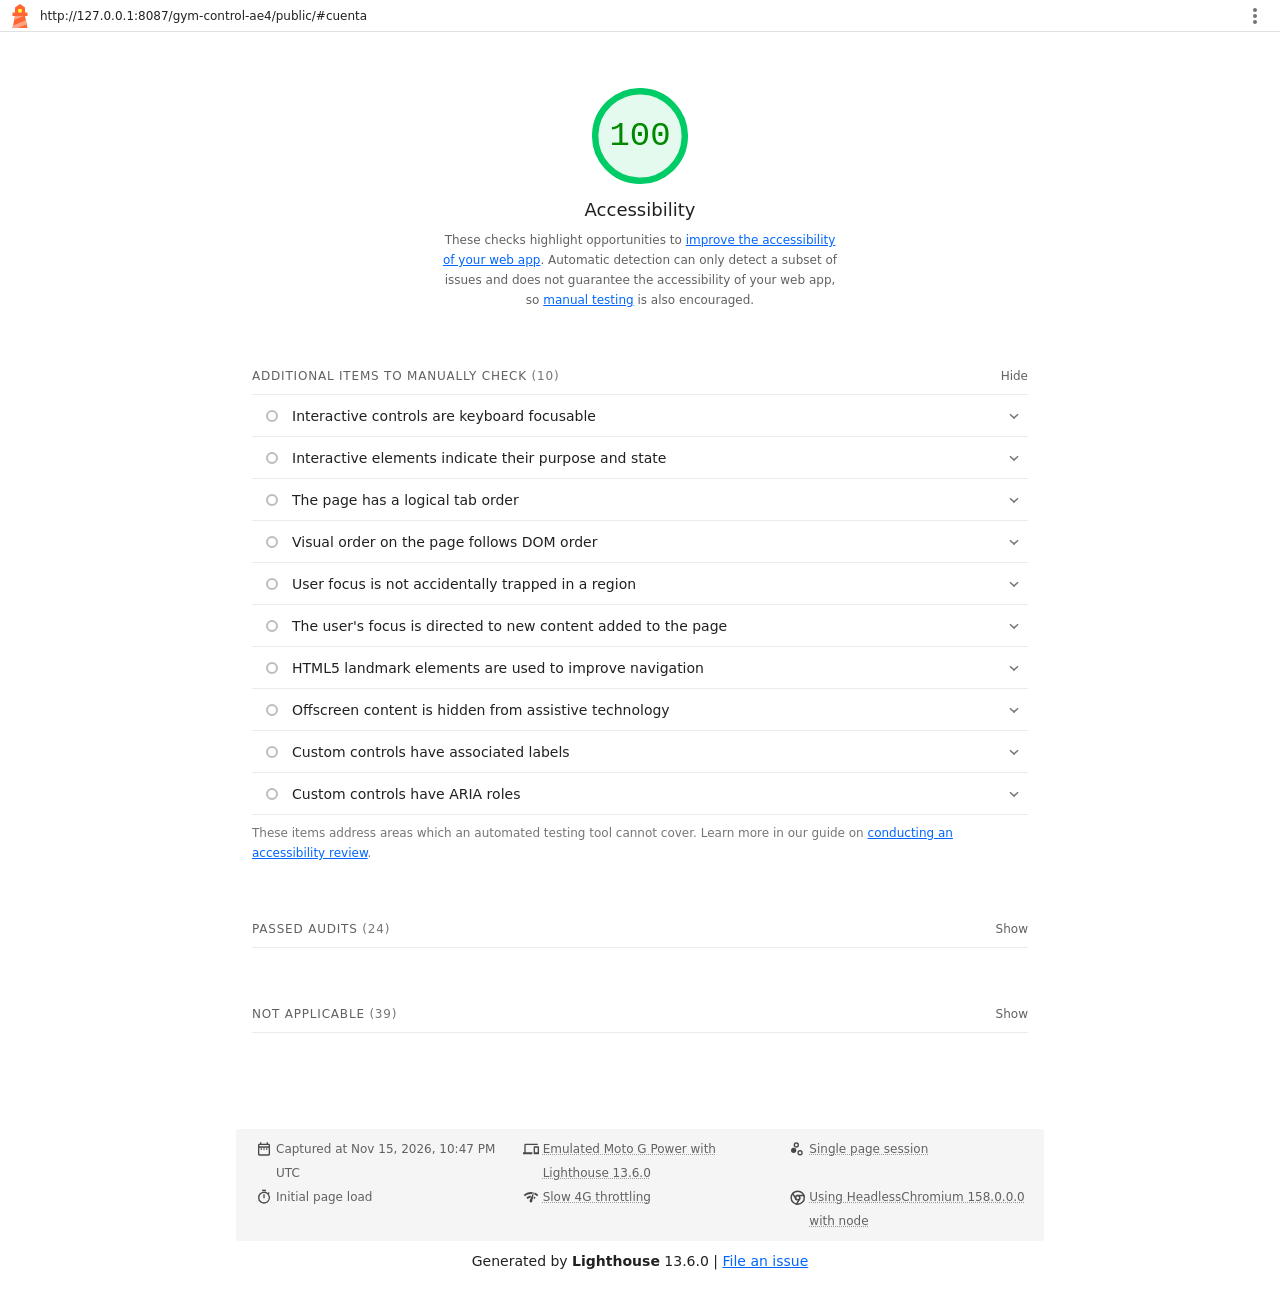
<file: docs/evidencias/lighthouse-ingreso.html>
<!--
@license
Copyright 2018 Google LLC
SPDX-License-Identifier: Apache-2.0
-->
<!doctype html>
<html lang="en">
<head>
  <meta charset="utf-8">
  <meta name="viewport" content="width=device-width, initial-scale=1, minimum-scale=1">
  <link rel="icon" href='data:image/svg+xml;utf8,<svg fill="none" xmlns="http://www.w3.org/2000/svg" viewBox="0 0 48 48"><path d="m14 7 10-7 10 7v10h5v7h-5l5 24H9l5-24H9v-7h5V7Z" fill="%23F63"/><path d="M31.561 24H14l-1.689 8.105L31.561 24ZM18.983 48H9l1.022-4.907L35.723 32.27l1.663 7.98L18.983 48Z" fill="%23FFA385"/><path fill="%23FF3" d="M20.5 10h7v7h-7z"/></svg>'>
  <title>Lighthouse Report</title>
  <style>body {margin: 0}</style>
</head>
<body>
  <noscript>Lighthouse report requires JavaScript. Please enable.</noscript>

  <div id="lh-log"></div>

  <script>window.__LIGHTHOUSE_JSON__ = {"lighthouseVersion":"13.6.0","requestedUrl":"http://127.0.0.1:8087/gym-control-ae4/public/#cuenta","mainDocumentUrl":"http://127.0.0.1:8087/gym-control-ae4/public/","finalDisplayedUrl":"http://127.0.0.1:8087/gym-control-ae4/public/#cuenta","finalUrl":"http://127.0.0.1:8087/gym-control-ae4/public/","fetchTime":"2026-11-15T22:47:54.104Z","gatherMode":"navigation","runWarnings":[],"userAgent":"Mozilla/5.0 (Windows NT 10.0; Win64; x64) AppleWebKit/537.36 (KHTML, like Gecko) HeadlessChrome/158.0.0.0 Safari/537.36","environment":{"networkUserAgent":"Mozilla/5.0 (Linux; Android 11; moto g power (2022)) AppleWebKit/537.36 (KHTML, like Gecko) Chrome/158.0.0.0 Mobile Safari/537.36","hostUserAgent":"Mozilla/5.0 (Windows NT 10.0; Win64; x64) AppleWebKit/537.36 (KHTML, like Gecko) HeadlessChrome/158.0.0.0 Safari/537.36","benchmarkIndex":1477,"credits":{"axe-core":"4.14.0"}},"audits":{"accesskeys":{"id":"accesskeys","title":"`[accesskey]` values are unique","description":"Access keys let users quickly focus a part of the page. For proper navigation, each access key must be unique. [Learn more about access keys](https://dequeuniversity.com/rules/axe/4.14/accesskeys).","score":null,"scoreDisplayMode":"notApplicable"},"aria-allowed-attr":{"id":"aria-allowed-attr","title":"`[aria-*]` attributes match their roles","description":"Each ARIA `role` supports a specific subset of `aria-*` attributes. Mismatching these invalidates the `aria-*` attributes. [Learn how to match ARIA attributes to their roles](https://dequeuniversity.com/rules/axe/4.14/aria-allowed-attr).","score":1,"scoreDisplayMode":"binary","details":{"type":"table","headings":[{"key":"node","valueType":"node","subItemsHeading":{"key":"relatedNode","valueType":"node"},"label":"Failing Elements"}],"items":[]}},"aria-allowed-role":{"id":"aria-allowed-role","title":"Uses ARIA roles only on compatible elements","description":"Many HTML elements can only be assigned certain ARIA roles. Using ARIA roles where they are not allowed can interfere with the accessibility of the web page. [Learn more about ARIA roles](https://dequeuniversity.com/rules/axe/4.14/aria-allowed-role).","score":null,"scoreDisplayMode":"notApplicable"},"aria-command-name":{"id":"aria-command-name","title":"`button`, `link`, and `menuitem` elements have accessible names","description":"When an element doesn't have an accessible name, screen readers announce it with a generic name, making it unusable for users who rely on screen readers. [Learn how to make command elements more accessible](https://dequeuniversity.com/rules/axe/4.14/aria-command-name).","score":null,"scoreDisplayMode":"notApplicable"},"aria-conditional-attr":{"id":"aria-conditional-attr","title":"ARIA attributes are used as specified for the element's role","description":"Some ARIA attributes are only allowed on an element under certain conditions. [Learn more about conditional ARIA attributes](https://dequeuniversity.com/rules/axe/4.14/aria-conditional-attr).","score":1,"scoreDisplayMode":"binary","details":{"type":"table","headings":[{"key":"node","valueType":"node","subItemsHeading":{"key":"relatedNode","valueType":"node"},"label":"Failing Elements"}],"items":[]}},"aria-deprecated-role":{"id":"aria-deprecated-role","title":"Deprecated ARIA roles were not used","description":"Deprecated ARIA roles may not be processed correctly by assistive technology. [Learn more about deprecated ARIA roles](https://dequeuniversity.com/rules/axe/4.14/aria-deprecated-role).","score":1,"scoreDisplayMode":"binary","details":{"type":"table","headings":[{"key":"node","valueType":"node","subItemsHeading":{"key":"relatedNode","valueType":"node"},"label":"Failing Elements"}],"items":[]}},"aria-dialog-name":{"id":"aria-dialog-name","title":"Elements with `role=\"dialog\"` or `role=\"alertdialog\"` have accessible names.","description":"ARIA dialog elements without accessible names may prevent screen readers users from discerning the purpose of these elements. [Learn how to make ARIA dialog elements more accessible](https://dequeuniversity.com/rules/axe/4.14/aria-dialog-name).","score":null,"scoreDisplayMode":"notApplicable"},"aria-hidden-body":{"id":"aria-hidden-body","title":"`[aria-hidden=\"true\"]` is not present on the document `\u003cbody>`","description":"Assistive technologies, like screen readers, work inconsistently when `aria-hidden=\"true\"` is set on the document `\u003cbody>`. [Learn how `aria-hidden` affects the document body](https://dequeuniversity.com/rules/axe/4.14/aria-hidden-body).","score":1,"scoreDisplayMode":"binary","details":{"type":"table","headings":[{"key":"node","valueType":"node","subItemsHeading":{"key":"relatedNode","valueType":"node"},"label":"Failing Elements"}],"items":[]}},"aria-hidden-focus":{"id":"aria-hidden-focus","title":"`[aria-hidden=\"true\"]` elements do not contain focusable descendents","description":"Focusable descendents within an `[aria-hidden=\"true\"]` element prevent those interactive elements from being available to users of assistive technologies like screen readers. [Learn how `aria-hidden` affects focusable elements](https://dequeuniversity.com/rules/axe/4.14/aria-hidden-focus).","score":1,"scoreDisplayMode":"binary","details":{"type":"table","headings":[{"key":"node","valueType":"node","subItemsHeading":{"key":"relatedNode","valueType":"node"},"label":"Failing Elements"}],"items":[]}},"aria-input-field-name":{"id":"aria-input-field-name","title":"ARIA input fields have accessible names","description":"When an input field doesn't have an accessible name, screen readers announce it with a generic name, making it unusable for users who rely on screen readers. [Learn more about input field labels](https://dequeuniversity.com/rules/axe/4.14/aria-input-field-name).","score":null,"scoreDisplayMode":"notApplicable"},"aria-meter-name":{"id":"aria-meter-name","title":"ARIA `meter` elements have accessible names","description":"When a meter element doesn't have an accessible name, screen readers announce it with a generic name, making it unusable for users who rely on screen readers. [Learn how to name `meter` elements](https://dequeuniversity.com/rules/axe/4.14/aria-meter-name).","score":null,"scoreDisplayMode":"notApplicable"},"aria-progressbar-name":{"id":"aria-progressbar-name","title":"ARIA `progressbar` elements have accessible names","description":"When a `progressbar` element doesn't have an accessible name, screen readers announce it with a generic name, making it unusable for users who rely on screen readers. [Learn how to label `progressbar` elements](https://dequeuniversity.com/rules/axe/4.14/aria-progressbar-name).","score":null,"scoreDisplayMode":"notApplicable"},"aria-prohibited-attr":{"id":"aria-prohibited-attr","title":"Elements use only permitted ARIA attributes","description":"Using ARIA attributes in roles where they are prohibited can mean that important information is not communicated to users of assistive technologies. [Learn more about prohibited ARIA roles](https://dequeuniversity.com/rules/axe/4.14/aria-prohibited-attr).","score":1,"scoreDisplayMode":"binary","details":{"type":"table","headings":[{"key":"node","valueType":"node","subItemsHeading":{"key":"relatedNode","valueType":"node"},"label":"Failing Elements"}],"items":[]}},"aria-required-attr":{"id":"aria-required-attr","title":"`[role]`s have all required `[aria-*]` attributes","description":"Some ARIA roles have required attributes that describe the state of the element to screen readers. [Learn more about roles and required attributes](https://dequeuniversity.com/rules/axe/4.14/aria-required-attr).","score":1,"scoreDisplayMode":"binary","details":{"type":"table","headings":[{"key":"node","valueType":"node","subItemsHeading":{"key":"relatedNode","valueType":"node"},"label":"Failing Elements"}],"items":[]}},"aria-required-children":{"id":"aria-required-children","title":"Elements with an ARIA `[role]` that require children to contain a specific `[role]` have all required children.","description":"Some ARIA parent roles must contain specific child roles to perform their intended accessibility functions. [Learn more about roles and required children elements](https://dequeuniversity.com/rules/axe/4.14/aria-required-children).","score":null,"scoreDisplayMode":"notApplicable"},"aria-required-parent":{"id":"aria-required-parent","title":"`[role]`s are contained by their required parent element","description":"Some ARIA child roles must be contained by specific parent roles to properly perform their intended accessibility functions. [Learn more about ARIA roles and required parent element](https://dequeuniversity.com/rules/axe/4.14/aria-required-parent).","score":null,"scoreDisplayMode":"notApplicable"},"aria-roles":{"id":"aria-roles","title":"`[role]` values are valid","description":"ARIA roles must have valid values in order to perform their intended accessibility functions. [Learn more about valid ARIA roles](https://dequeuniversity.com/rules/axe/4.14/aria-roles).","score":1,"scoreDisplayMode":"binary","details":{"type":"table","headings":[{"key":"node","valueType":"node","subItemsHeading":{"key":"relatedNode","valueType":"node"},"label":"Failing Elements"}],"items":[]}},"aria-text":{"id":"aria-text","title":"Elements with the `role=text` attribute do not have focusable descendents.","description":"Adding `role=text` around a text node split by markup enables VoiceOver to treat it as one phrase, but the element's focusable descendents will not be announced. [Learn more about the `role=text` attribute](https://dequeuniversity.com/rules/axe/4.14/aria-text).","score":null,"scoreDisplayMode":"notApplicable"},"aria-toggle-field-name":{"id":"aria-toggle-field-name","title":"ARIA toggle fields have accessible names","description":"When a toggle field doesn't have an accessible name, screen readers announce it with a generic name, making it unusable for users who rely on screen readers. [Learn more about toggle fields](https://dequeuniversity.com/rules/axe/4.14/aria-toggle-field-name).","score":null,"scoreDisplayMode":"notApplicable"},"aria-tooltip-name":{"id":"aria-tooltip-name","title":"ARIA `tooltip` elements have accessible names","description":"When a tooltip element doesn't have an accessible name, screen readers announce it with a generic name, making it unusable for users who rely on screen readers. [Learn how to name `tooltip` elements](https://dequeuniversity.com/rules/axe/4.14/aria-tooltip-name).","score":null,"scoreDisplayMode":"notApplicable"},"aria-treeitem-name":{"id":"aria-treeitem-name","title":"ARIA `treeitem` elements have accessible names","description":"When a `treeitem` element doesn't have an accessible name, screen readers announce it with a generic name, making it unusable for users who rely on screen readers. [Learn more about labeling `treeitem` elements](https://dequeuniversity.com/rules/axe/4.14/aria-treeitem-name).","score":null,"scoreDisplayMode":"notApplicable"},"aria-valid-attr-value":{"id":"aria-valid-attr-value","title":"`[aria-*]` attributes have valid values","description":"Assistive technologies, like screen readers, can't interpret ARIA attributes with invalid values. [Learn more about valid values for ARIA attributes](https://dequeuniversity.com/rules/axe/4.14/aria-valid-attr-value).","score":1,"scoreDisplayMode":"binary","details":{"type":"table","headings":[{"key":"node","valueType":"node","subItemsHeading":{"key":"relatedNode","valueType":"node"},"label":"Failing Elements"}],"items":[]}},"aria-valid-attr":{"id":"aria-valid-attr","title":"`[aria-*]` attributes are valid and not misspelled","description":"Assistive technologies, like screen readers, can't interpret ARIA attributes with invalid names. [Learn more about valid ARIA attributes](https://dequeuniversity.com/rules/axe/4.14/aria-valid-attr).","score":1,"scoreDisplayMode":"binary","details":{"type":"table","headings":[{"key":"node","valueType":"node","subItemsHeading":{"key":"relatedNode","valueType":"node"},"label":"Failing Elements"}],"items":[]}},"button-name":{"id":"button-name","title":"Buttons have an accessible name","description":"When a button doesn't have an accessible name, screen readers announce it as \"button\", making it unusable for users who rely on screen readers. [Learn how to make buttons more accessible](https://dequeuniversity.com/rules/axe/4.14/button-name).","score":1,"scoreDisplayMode":"binary","details":{"type":"table","headings":[{"key":"node","valueType":"node","subItemsHeading":{"key":"relatedNode","valueType":"node"},"label":"Failing Elements"}],"items":[]}},"bypass":{"id":"bypass","title":"The page contains a heading, skip link, or landmark region","description":"Adding ways to bypass repetitive content lets keyboard users navigate the page more efficiently. [Learn more about bypass blocks](https://dequeuniversity.com/rules/axe/4.14/bypass).","score":null,"scoreDisplayMode":"notApplicable"},"color-contrast":{"id":"color-contrast","title":"Background and foreground colors have a sufficient contrast ratio","description":"Low-contrast text is difficult or impossible for many users to read. [Learn how to provide sufficient color contrast](https://dequeuniversity.com/rules/axe/4.14/color-contrast).","score":1,"scoreDisplayMode":"binary","details":{"type":"table","headings":[{"key":"node","valueType":"node","subItemsHeading":{"key":"relatedNode","valueType":"node"},"label":"Failing Elements"}],"items":[]}},"definition-list":{"id":"definition-list","title":"`\u003cdl>`'s contain only properly-ordered `\u003cdt>` and `\u003cdd>` groups, `\u003cscript>`, `\u003ctemplate>` or `\u003cdiv>` elements.","description":"When definition lists are not properly marked up, screen readers may produce confusing or inaccurate output. [Learn how to structure definition lists correctly](https://dequeuniversity.com/rules/axe/4.14/definition-list).","score":null,"scoreDisplayMode":"notApplicable"},"dlitem":{"id":"dlitem","title":"Definition list items are wrapped in `\u003cdl>` elements","description":"Definition list items (`\u003cdt>` and `\u003cdd>`) must be wrapped in a parent `\u003cdl>` element to ensure that screen readers can properly announce them. [Learn how to structure definition lists correctly](https://dequeuniversity.com/rules/axe/4.14/dlitem).","score":null,"scoreDisplayMode":"notApplicable"},"document-title":{"id":"document-title","title":"Document has a `\u003ctitle>` element","description":"The title gives screen reader users an overview of the page, and search engine users rely on it heavily to determine if a page is relevant to their search. [Learn more about document titles](https://dequeuniversity.com/rules/axe/4.14/document-title).","score":1,"scoreDisplayMode":"binary","details":{"type":"table","headings":[{"key":"node","valueType":"node","subItemsHeading":{"key":"relatedNode","valueType":"node"},"label":"Failing Elements"}],"items":[]}},"duplicate-id-aria":{"id":"duplicate-id-aria","title":"ARIA IDs are unique","description":"The value of an ARIA ID must be unique to prevent other instances from being overlooked by assistive technologies. [Learn how to fix duplicate ARIA IDs](https://dequeuniversity.com/rules/axe/4.14/duplicate-id-aria).","score":null,"scoreDisplayMode":"notApplicable"},"empty-heading":{"id":"empty-heading","title":"All heading elements contain content.","description":"A heading with no content or inaccessible text prevent screen reader users from accessing information on the page's structure. [Learn more about headings](https://dequeuniversity.com/rules/axe/4.14/empty-heading).","score":null,"scoreDisplayMode":"notApplicable"},"form-field-multiple-labels":{"id":"form-field-multiple-labels","title":"No form fields have multiple labels","description":"Form fields with multiple labels can be confusingly announced by assistive technologies like screen readers which use either the first, the last, or all of the labels. [Learn how to use form labels](https://dequeuniversity.com/rules/axe/4.14/form-field-multiple-labels).","score":null,"scoreDisplayMode":"notApplicable"},"frame-title":{"id":"frame-title","title":"`\u003cframe>` or `\u003ciframe>` elements have a title","description":"Screen reader users rely on frame titles to describe the contents of frames. [Learn more about frame titles](https://dequeuniversity.com/rules/axe/4.14/frame-title).","score":null,"scoreDisplayMode":"notApplicable"},"heading-order":{"id":"heading-order","title":"Heading elements appear in a sequentially-descending order","description":"Properly ordered headings that do not skip levels convey the semantic structure of the page, making it easier to navigate and understand when using assistive technologies. [Learn more about heading order](https://dequeuniversity.com/rules/axe/4.14/heading-order).","score":1,"scoreDisplayMode":"binary","details":{"type":"table","headings":[{"key":"node","valueType":"node","subItemsHeading":{"key":"relatedNode","valueType":"node"},"label":"Failing Elements"}],"items":[]}},"html-has-lang":{"id":"html-has-lang","title":"`\u003chtml>` element has a `[lang]` attribute","description":"If a page doesn't specify a `lang` attribute, a screen reader assumes that the page is in the default language that the user chose when setting up the screen reader. If the page isn't actually in the default language, then the screen reader might not announce the page's text correctly. [Learn more about the `lang` attribute](https://dequeuniversity.com/rules/axe/4.14/html-has-lang).","score":1,"scoreDisplayMode":"binary","details":{"type":"table","headings":[{"key":"node","valueType":"node","subItemsHeading":{"key":"relatedNode","valueType":"node"},"label":"Failing Elements"}],"items":[]}},"html-lang-valid":{"id":"html-lang-valid","title":"`\u003chtml>` element has a valid value for its `[lang]` attribute","description":"Specifying a valid [BCP 47 language](https://www.w3.org/International/questions/qa-choosing-language-tags#question) helps screen readers announce text properly. [Learn how to use the `lang` attribute](https://dequeuniversity.com/rules/axe/4.14/html-lang-valid).","score":1,"scoreDisplayMode":"binary","details":{"type":"table","headings":[{"key":"node","valueType":"node","subItemsHeading":{"key":"relatedNode","valueType":"node"},"label":"Failing Elements"}],"items":[]}},"html-xml-lang-mismatch":{"id":"html-xml-lang-mismatch","title":"`\u003chtml>` element has an `[xml:lang]` attribute with the same base language as the `[lang]` attribute.","description":"If the webpage does not specify a consistent language, then the screen reader might not announce the page's text correctly. [Learn more about the `lang` attribute](https://dequeuniversity.com/rules/axe/4.14/html-xml-lang-mismatch).","score":null,"scoreDisplayMode":"notApplicable"},"identical-links-same-purpose":{"id":"identical-links-same-purpose","title":"Identical links have the same purpose.","description":"Links with the same destination should have the same description, to help users understand the link's purpose and decide whether to follow it. [Learn more about identical links](https://dequeuniversity.com/rules/axe/4.14/identical-links-same-purpose).","score":null,"scoreDisplayMode":"notApplicable"},"image-alt":{"id":"image-alt","title":"Image elements have `[alt]` attributes","description":"Informative elements should aim for short, descriptive alternate text. Decorative elements can be ignored with an empty alt attribute. [Learn more about the `alt` attribute](https://dequeuniversity.com/rules/axe/4.14/image-alt).","score":null,"scoreDisplayMode":"notApplicable"},"image-redundant-alt":{"id":"image-redundant-alt","title":"Image elements do not have `[alt]` attributes that are redundant text.","description":"Informative elements should aim for short, descriptive alternative text. Alternative text that is exactly the same as the text adjacent to the link or image is potentially confusing for screen reader users, because the text will be read twice. [Learn more about the `alt` attribute](https://dequeuniversity.com/rules/axe/4.14/image-redundant-alt).","score":null,"scoreDisplayMode":"notApplicable"},"input-button-name":{"id":"input-button-name","title":"Input buttons have discernible text.","description":"Adding discernable and accessible text to input buttons may help screen reader users understand the purpose of the input button. [Learn more about input buttons](https://dequeuniversity.com/rules/axe/4.14/input-button-name).","score":null,"scoreDisplayMode":"notApplicable"},"input-image-alt":{"id":"input-image-alt","title":"`\u003cinput type=\"image\">` elements have `[alt]` text","description":"When an image is being used as an `\u003cinput>` button, providing alternative text can help screen reader users understand the purpose of the button. [Learn about input image alt text](https://dequeuniversity.com/rules/axe/4.14/input-image-alt).","score":null,"scoreDisplayMode":"notApplicable"},"label-content-name-mismatch":{"id":"label-content-name-mismatch","title":"Elements with visible text labels have matching accessible names.","description":"Visible text labels that do not match the accessible name can result in a confusing experience for screen reader users. [Learn more about accessible names](https://dequeuniversity.com/rules/axe/4.14/label-content-name-mismatch).","score":null,"scoreDisplayMode":"notApplicable"},"label":{"id":"label","title":"Form elements have associated labels","description":"Labels ensure that form controls are announced properly by assistive technologies, like screen readers. [Learn more about form element labels](https://dequeuniversity.com/rules/axe/4.14/label).","score":1,"scoreDisplayMode":"binary","details":{"type":"table","headings":[{"key":"node","valueType":"node","subItemsHeading":{"key":"relatedNode","valueType":"node"},"label":"Failing Elements"}],"items":[]}},"landmark-one-main":{"id":"landmark-one-main","title":"Document has a main landmark.","description":"One main landmark helps screen reader users navigate a web page. [Learn more about landmarks](https://dequeuniversity.com/rules/axe/4.14/landmark-one-main).","score":1,"scoreDisplayMode":"binary","details":{"type":"table","headings":[{"key":"node","valueType":"node","subItemsHeading":{"key":"relatedNode","valueType":"node"},"label":"Failing Elements"}],"items":[]}},"link-name":{"id":"link-name","title":"Links have a discernible name","description":"Link text (and alternate text for images, when used as links) that is discernible, unique, and focusable improves the navigation experience for screen reader users. [Learn how to make links accessible](https://dequeuniversity.com/rules/axe/4.14/link-name).","score":1,"scoreDisplayMode":"binary","details":{"type":"table","headings":[{"key":"node","valueType":"node","subItemsHeading":{"key":"relatedNode","valueType":"node"},"label":"Failing Elements"}],"items":[]}},"link-in-text-block":{"id":"link-in-text-block","title":"Links are distinguishable without relying on color.","description":"Low-contrast text is difficult or impossible for many users to read. Link text that is discernible improves the experience for users with low vision. [Learn how to make links distinguishable](https://dequeuniversity.com/rules/axe/4.14/link-in-text-block).","score":null,"scoreDisplayMode":"notApplicable"},"list":{"id":"list","title":"Lists contain only `\u003cli>` elements and script supporting elements (`\u003cscript>` and `\u003ctemplate>`).","description":"Screen readers have a specific way of announcing lists. Ensuring proper list structure aids screen reader output. [Learn more about proper list structure](https://dequeuniversity.com/rules/axe/4.14/list).","score":null,"scoreDisplayMode":"notApplicable"},"listitem":{"id":"listitem","title":"List items (`\u003cli>`) are contained within `\u003cul>`, `\u003col>` or `\u003cmenu>` parent elements","description":"Screen readers require list items (`\u003cli>`) to be contained within a parent `\u003cul>`, `\u003col>` or `\u003cmenu>` to be announced properly. [Learn more about proper list structure](https://dequeuniversity.com/rules/axe/4.14/listitem).","score":null,"scoreDisplayMode":"notApplicable"},"meta-refresh":{"id":"meta-refresh","title":"The document does not use `\u003cmeta http-equiv=\"refresh\">`","description":"Users do not expect a page to refresh automatically, and doing so will move focus back to the top of the page. This may create a frustrating or confusing experience. [Learn more about the refresh meta tag](https://dequeuniversity.com/rules/axe/4.14/meta-refresh).","score":null,"scoreDisplayMode":"notApplicable"},"meta-viewport":{"id":"meta-viewport","title":"`[user-scalable=\"no\"]` is not used in the `\u003cmeta name=\"viewport\">` element and the `[maximum-scale]` attribute is not less than 5.","description":"Disabling zooming is problematic for users with low vision who rely on screen magnification to properly see the contents of a web page. [Learn more about the viewport meta tag](https://dequeuniversity.com/rules/axe/4.14/meta-viewport).","score":1,"scoreDisplayMode":"binary","details":{"type":"table","headings":[{"key":"node","valueType":"node","subItemsHeading":{"key":"relatedNode","valueType":"node"},"label":"Failing Elements"}],"items":[]}},"object-alt":{"id":"object-alt","title":"`\u003cobject>` elements have alternate text","description":"Screen readers cannot translate non-text content. Adding alternate text to `\u003cobject>` elements helps screen readers convey meaning to users. [Learn more about alt text for `object` elements](https://dequeuniversity.com/rules/axe/4.14/object-alt).","score":null,"scoreDisplayMode":"notApplicable"},"select-name":{"id":"select-name","title":"Select elements have associated label elements.","description":"Form elements without effective labels can create frustrating experiences for screen reader users. [Learn more about the `select` element](https://dequeuniversity.com/rules/axe/4.14/select-name).","score":null,"scoreDisplayMode":"notApplicable"},"skip-link":{"id":"skip-link","title":"Skip links are focusable.","description":"Including a skip link can help users skip to the main content to save time. [Learn more about skip links](https://dequeuniversity.com/rules/axe/4.14/skip-link).","score":1,"scoreDisplayMode":"binary","details":{"type":"table","headings":[{"key":"node","valueType":"node","subItemsHeading":{"key":"relatedNode","valueType":"node"},"label":"Failing Elements"}],"items":[]}},"tabindex":{"id":"tabindex","title":"No element has a `[tabindex]` value greater than 0","description":"A value greater than 0 implies an explicit navigation ordering. Although technically valid, this often creates frustrating experiences for users who rely on assistive technologies. [Learn more about the `tabindex` attribute](https://dequeuniversity.com/rules/axe/4.14/tabindex).","score":1,"scoreDisplayMode":"binary","details":{"type":"table","headings":[{"key":"node","valueType":"node","subItemsHeading":{"key":"relatedNode","valueType":"node"},"label":"Failing Elements"}],"items":[]}},"table-duplicate-name":{"id":"table-duplicate-name","title":"Tables have different content in the summary attribute and `\u003ccaption>`.","description":"The summary attribute should describe the table structure, while `\u003ccaption>` should have the onscreen title. Accurate table mark-up helps users of screen readers. [Learn more about summary and caption](https://dequeuniversity.com/rules/axe/4.14/table-duplicate-name).","score":null,"scoreDisplayMode":"notApplicable"},"table-fake-caption":{"id":"table-fake-caption","title":"Tables use `\u003ccaption>` instead of cells with the `[colspan]` attribute to indicate a caption.","description":"Screen readers have features to make navigating tables easier. Ensuring that tables use the actual caption element instead of cells with the `[colspan]` attribute may improve the experience for screen reader users. [Learn more about captions](https://dequeuniversity.com/rules/axe/4.14/table-fake-caption).","score":null,"scoreDisplayMode":"notApplicable"},"target-size":{"id":"target-size","title":"Touch targets have sufficient size and spacing.","description":"Touch targets with sufficient size and spacing help users who may have difficulty targeting small controls to activate the targets. [Learn more about touch targets](https://dequeuniversity.com/rules/axe/4.14/target-size).","score":1,"scoreDisplayMode":"binary","details":{"type":"table","headings":[{"key":"node","valueType":"node","subItemsHeading":{"key":"relatedNode","valueType":"node"},"label":"Failing Elements"}],"items":[]}},"td-has-header":{"id":"td-has-header","title":"`\u003ctd>` elements in a large `\u003ctable>` have one or more table headers.","description":"Screen readers have features to make navigating tables easier. Ensuring that `\u003ctd>` elements in a large table (3 or more cells in width and height) have an associated table header may improve the experience for screen reader users. [Learn more about table headers](https://dequeuniversity.com/rules/axe/4.14/td-has-header).","score":null,"scoreDisplayMode":"notApplicable"},"td-headers-attr":{"id":"td-headers-attr","title":"Cells in a `\u003ctable>` element that use the `[headers]` attribute refer to table cells within the same table.","description":"Screen readers have features to make navigating tables easier. Ensuring `\u003ctd>` cells using the `[headers]` attribute only refer to other cells in the same table may improve the experience for screen reader users. [Learn more about the `headers` attribute](https://dequeuniversity.com/rules/axe/4.14/td-headers-attr).","score":null,"scoreDisplayMode":"notApplicable"},"th-has-data-cells":{"id":"th-has-data-cells","title":"`\u003cth>` elements and elements with `[role=\"columnheader\"/\"rowheader\"]` have data cells they describe.","description":"Screen readers have features to make navigating tables easier. Ensuring table headers always refer to some set of cells may improve the experience for screen reader users. [Learn more about table headers](https://dequeuniversity.com/rules/axe/4.14/th-has-data-cells).","score":null,"scoreDisplayMode":"notApplicable"},"valid-lang":{"id":"valid-lang","title":"`[lang]` attributes have a valid value","description":"Specifying a valid [BCP 47 language](https://www.w3.org/International/questions/qa-choosing-language-tags#question) on elements helps ensure that text is pronounced correctly by a screen reader. [Learn how to use the `lang` attribute](https://dequeuniversity.com/rules/axe/4.14/valid-lang).","score":null,"scoreDisplayMode":"notApplicable"},"video-caption":{"id":"video-caption","title":"`\u003cvideo>` elements contain a `\u003ctrack>` element with `[kind=\"captions\"]`","description":"When a video provides a caption it is easier for deaf and hearing impaired users to access its information. [Learn more about video captions](https://dequeuniversity.com/rules/axe/4.14/video-caption).","score":null,"scoreDisplayMode":"notApplicable"},"custom-controls-labels":{"id":"custom-controls-labels","title":"Custom controls have associated labels","description":"Custom interactive controls have associated labels, provided by aria-label or aria-labelledby. [Learn more about custom controls and labels](https://developer.chrome.com/docs/lighthouse/accessibility/custom-controls-labels/).","score":null,"scoreDisplayMode":"manual"},"custom-controls-roles":{"id":"custom-controls-roles","title":"Custom controls have ARIA roles","description":"Custom interactive controls have appropriate ARIA roles. [Learn how to add roles to custom controls](https://developer.chrome.com/docs/lighthouse/accessibility/custom-control-roles/).","score":null,"scoreDisplayMode":"manual"},"focus-traps":{"id":"focus-traps","title":"User focus is not accidentally trapped in a region","description":"A user can tab into and out of any control or region without accidentally trapping their focus. [Learn how to avoid focus traps](https://developer.chrome.com/docs/lighthouse/accessibility/focus-traps/).","score":null,"scoreDisplayMode":"manual"},"focusable-controls":{"id":"focusable-controls","title":"Interactive controls are keyboard focusable","description":"Custom interactive controls are keyboard focusable and display a focus indicator. [Learn how to make custom controls focusable](https://developer.chrome.com/docs/lighthouse/accessibility/focusable-controls/).","score":null,"scoreDisplayMode":"manual"},"interactive-element-affordance":{"id":"interactive-element-affordance","title":"Interactive elements indicate their purpose and state","description":"Interactive elements, such as links and buttons, should indicate their state and be distinguishable from non-interactive elements. [Learn how to decorate interactive elements with affordance hints](https://developer.chrome.com/docs/lighthouse/accessibility/interactive-element-affordance/).","score":null,"scoreDisplayMode":"manual"},"logical-tab-order":{"id":"logical-tab-order","title":"The page has a logical tab order","description":"Tabbing through the page follows the visual layout. Users cannot focus elements that are offscreen. [Learn more about logical tab ordering](https://developer.chrome.com/docs/lighthouse/accessibility/logical-tab-order/).","score":null,"scoreDisplayMode":"manual"},"managed-focus":{"id":"managed-focus","title":"The user's focus is directed to new content added to the page","description":"If new content, such as a dialog, is added to the page, the user's focus is directed to it. [Learn how to direct focus to new content](https://developer.chrome.com/docs/lighthouse/accessibility/managed-focus/).","score":null,"scoreDisplayMode":"manual"},"offscreen-content-hidden":{"id":"offscreen-content-hidden","title":"Offscreen content is hidden from assistive technology","description":"Offscreen content is hidden with display: none or aria-hidden=true. [Learn how to properly hide offscreen content](https://developer.chrome.com/docs/lighthouse/accessibility/offscreen-content-hidden/).","score":null,"scoreDisplayMode":"manual"},"use-landmarks":{"id":"use-landmarks","title":"HTML5 landmark elements are used to improve navigation","description":"Landmark elements (`\u003cmain>`, `\u003cnav>`, etc.) are used to improve the keyboard navigation of the page for assistive technology. [Learn more about landmark elements](https://developer.chrome.com/docs/lighthouse/accessibility/use-landmarks/).","score":null,"scoreDisplayMode":"manual"},"visual-order-follows-dom":{"id":"visual-order-follows-dom","title":"Visual order on the page follows DOM order","description":"DOM order matches the visual order, improving navigation for assistive technology. [Learn more about DOM and visual ordering](https://developer.chrome.com/docs/lighthouse/accessibility/visual-order-follows-dom/).","score":null,"scoreDisplayMode":"manual"},"autocomplete-valid":{"id":"autocomplete-valid","title":"`autocomplete` attributes are used correctly","description":"The `autocomplete` attribute values must be valid and correctly applied for screen readers to function correctly. [Learn more about valid autocomplete values](https://dequeuniversity.com/rules/axe/4.14/autocomplete-valid).","score":1,"scoreDisplayMode":"binary","details":{"type":"table","headings":[{"key":"node","valueType":"node","subItemsHeading":{"key":"relatedNode","valueType":"node"},"label":"Failing Elements"}],"items":[]}},"presentation-role-conflict":{"id":"presentation-role-conflict","title":"Elements with `role=\"none\"` or `role=\"presentation\"` do not have conflicts","description":"There are certain cases where the semantic role of an element with `role=\"none\"` or `role=\"presentation\"` does not resolve to none or presentation. To ensure the element remains removed from the accessibility tree, you should not add any global ARIA attributes to the element or make it focusable. [Learn more about presentation role conflict](https://dequeuniversity.com/rules/axe/4.14/presentation-role-conflict).","score":null,"scoreDisplayMode":"notApplicable"},"svg-img-alt":{"id":"svg-img-alt","title":"SVG elements with an `img` role have an accessible text alternative","description":"Ensures SVG elements with an `img`, `graphics-document` or `graphics-symbol` role have an accessible text alternative. [Learn more about SVG alt text](https://dequeuniversity.com/rules/axe/4.14/svg-img-alt).","score":null,"scoreDisplayMode":"notApplicable"}},"configSettings":{"output":"html","maxWaitForFcp":30000,"maxWaitForLoad":45000,"pauseAfterFcpMs":1000,"pauseAfterLoadMs":1000,"networkQuietThresholdMs":1000,"cpuQuietThresholdMs":1000,"formFactor":"mobile","throttling":{"rttMs":150,"throughputKbps":1638.4,"requestLatencyMs":562.5,"downloadThroughputKbps":1474.5600000000002,"uploadThroughputKbps":675,"cpuSlowdownMultiplier":4},"throttlingMethod":"simulate","screenEmulation":{"mobile":true,"width":412,"height":823,"deviceScaleFactor":1.75,"disabled":false},"emulatedUserAgent":"Mozilla/5.0 (Linux; Android 11; moto g power (2022)) AppleWebKit/537.36 (KHTML, like Gecko) Chrome/136.0.0.0 Mobile Safari/537.36","auditMode":false,"gatherMode":false,"clearStorageTypes":["file_systems","shader_cache","service_workers","cache_storage"],"disableStorageReset":true,"debugNavigation":false,"channel":"node","usePassiveGathering":false,"disableFullPageScreenshot":false,"skipAboutBlank":false,"blankPage":"about:blank","ignoreStatusCode":false,"locale":"en-US","blockedUrlPatterns":null,"additionalTraceCategories":null,"extraHeaders":null,"precomputedLanternData":null,"onlyAudits":null,"onlyCategories":["accessibility"],"skipAudits":null},"categories":{"accessibility":{"title":"Accessibility","description":"These checks highlight opportunities to [improve the accessibility of your web app](https://developer.chrome.com/docs/lighthouse/accessibility/). Automatic detection can only detect a subset of issues and does not guarantee the accessibility of your web app, so [manual testing](https://web.dev/articles/how-to-review) is also encouraged.","manualDescription":"These items address areas which an automated testing tool cannot cover. Learn more in our guide on [conducting an accessibility review](https://web.dev/articles/how-to-review).","supportedModes":["navigation","snapshot"],"auditRefs":[{"id":"accesskeys","weight":0,"group":"a11y-navigation"},{"id":"aria-allowed-attr","weight":10,"group":"a11y-aria"},{"id":"aria-command-name","weight":0,"group":"a11y-aria"},{"id":"aria-conditional-attr","weight":7,"group":"a11y-aria"},{"id":"aria-deprecated-role","weight":1,"group":"a11y-aria"},{"id":"aria-dialog-name","weight":0,"group":"a11y-aria"},{"id":"aria-hidden-body","weight":10,"group":"a11y-aria"},{"id":"aria-hidden-focus","weight":7,"group":"a11y-aria"},{"id":"aria-input-field-name","weight":0,"group":"a11y-aria"},{"id":"aria-meter-name","weight":0,"group":"a11y-aria"},{"id":"aria-progressbar-name","weight":0,"group":"a11y-aria"},{"id":"aria-prohibited-attr","weight":7,"group":"a11y-aria"},{"id":"aria-required-attr","weight":10,"group":"a11y-aria"},{"id":"aria-required-children","weight":0,"group":"a11y-aria"},{"id":"aria-required-parent","weight":0,"group":"a11y-aria"},{"id":"aria-roles","weight":10,"group":"a11y-aria"},{"id":"aria-text","weight":0,"group":"a11y-aria"},{"id":"aria-toggle-field-name","weight":0,"group":"a11y-aria"},{"id":"aria-tooltip-name","weight":0,"group":"a11y-aria"},{"id":"aria-treeitem-name","weight":0,"group":"a11y-aria"},{"id":"aria-valid-attr-value","weight":10,"group":"a11y-aria"},{"id":"aria-valid-attr","weight":10,"group":"a11y-aria"},{"id":"button-name","weight":10,"group":"a11y-names-labels"},{"id":"bypass","weight":0,"group":"a11y-navigation"},{"id":"color-contrast","weight":7,"group":"a11y-color-contrast"},{"id":"definition-list","weight":0,"group":"a11y-tables-lists"},{"id":"dlitem","weight":0,"group":"a11y-tables-lists"},{"id":"document-title","weight":7,"group":"a11y-names-labels"},{"id":"duplicate-id-aria","weight":0,"group":"a11y-aria"},{"id":"form-field-multiple-labels","weight":0,"group":"a11y-names-labels"},{"id":"frame-title","weight":0,"group":"a11y-names-labels"},{"id":"heading-order","weight":3,"group":"a11y-navigation"},{"id":"html-has-lang","weight":7,"group":"a11y-language"},{"id":"html-lang-valid","weight":7,"group":"a11y-language"},{"id":"html-xml-lang-mismatch","weight":0,"group":"a11y-language"},{"id":"image-alt","weight":0,"group":"a11y-names-labels"},{"id":"input-button-name","weight":0,"group":"a11y-names-labels"},{"id":"input-image-alt","weight":0,"group":"a11y-names-labels"},{"id":"label","weight":10,"group":"a11y-names-labels"},{"id":"link-in-text-block","weight":0,"group":"a11y-color-contrast"},{"id":"link-name","weight":7,"group":"a11y-names-labels"},{"id":"list","weight":0,"group":"a11y-tables-lists"},{"id":"listitem","weight":0,"group":"a11y-tables-lists"},{"id":"meta-refresh","weight":0,"group":"a11y-best-practices"},{"id":"meta-viewport","weight":10,"group":"a11y-best-practices"},{"id":"object-alt","weight":0,"group":"a11y-names-labels"},{"id":"select-name","weight":0,"group":"a11y-names-labels"},{"id":"skip-link","weight":3,"group":"a11y-names-labels"},{"id":"tabindex","weight":7,"group":"a11y-navigation"},{"id":"target-size","weight":7,"group":"a11y-best-practices"},{"id":"td-headers-attr","weight":0,"group":"a11y-tables-lists"},{"id":"th-has-data-cells","weight":0,"group":"a11y-tables-lists"},{"id":"valid-lang","weight":0,"group":"a11y-language"},{"id":"video-caption","weight":0,"group":"a11y-audio-video"},{"id":"landmark-one-main","weight":3,"group":"a11y-best-practices"},{"id":"autocomplete-valid","weight":1,"group":"a11y-best-practices"},{"id":"presentation-role-conflict","weight":0,"group":"a11y-best-practices"},{"id":"svg-img-alt","weight":0,"group":"a11y-best-practices"},{"id":"focusable-controls","weight":0},{"id":"interactive-element-affordance","weight":0},{"id":"logical-tab-order","weight":0},{"id":"visual-order-follows-dom","weight":0},{"id":"focus-traps","weight":0},{"id":"managed-focus","weight":0},{"id":"use-landmarks","weight":0},{"id":"offscreen-content-hidden","weight":0},{"id":"custom-controls-labels","weight":0},{"id":"custom-controls-roles","weight":0},{"id":"table-duplicate-name","weight":0,"group":"a11y-best-practices"},{"id":"empty-heading","weight":0,"group":"a11y-best-practices"},{"id":"aria-allowed-role","weight":0,"group":"a11y-best-practices"},{"id":"image-redundant-alt","weight":0,"group":"a11y-names-labels"},{"id":"identical-links-same-purpose","weight":0,"group":"a11y-best-practices"},{"id":"label-content-name-mismatch","weight":0,"group":"hidden"},{"id":"table-fake-caption","weight":0,"group":"hidden"},{"id":"td-has-header","weight":0,"group":"hidden"}],"id":"accessibility","score":1}},"categoryGroups":{"metrics":{"title":"Metrics"},"insights":{"title":"Insights","description":"These insights are also available in the Chrome DevTools Performance Panel - [record a trace](https://developer.chrome.com/docs/devtools/performance/reference) to view more detailed information."},"diagnostics":{"title":"Diagnostics","description":"More information about the performance of your application. These numbers don't [directly affect](https://developer.chrome.com/docs/lighthouse/performance/performance-scoring/) the Performance score."},"a11y-best-practices":{"title":"Best practices","description":"These items highlight common accessibility best practices."},"a11y-color-contrast":{"title":"Contrast","description":"These are opportunities to improve the legibility of your content."},"a11y-names-labels":{"title":"Names and labels","description":"These are opportunities to improve the semantics of the controls in your application. This may enhance the experience for users of assistive technology, like a screen reader."},"a11y-navigation":{"title":"Navigation","description":"These are opportunities to improve keyboard navigation in your application."},"a11y-aria":{"title":"ARIA","description":"These are opportunities to improve the usage of ARIA in your application which may enhance the experience for users of assistive technology, like a screen reader."},"a11y-language":{"title":"Internationalization and localization","description":"These are opportunities to improve the interpretation of your content by users in different locales."},"a11y-audio-video":{"title":"Audio and video","description":"These are opportunities to provide alternative content for audio and video. This may improve the experience for users with hearing or vision impairments."},"a11y-tables-lists":{"title":"Tables and lists","description":"These are opportunities to improve the experience of reading tabular or list data using assistive technology, like a screen reader."},"seo-mobile":{"title":"Mobile Friendly","description":"Make sure your pages are mobile friendly so users don’t have to pinch or zoom in order to read the content pages. [Learn how to make pages mobile-friendly](https://developers.google.com/search/mobile-sites/)."},"seo-content":{"title":"Content Best Practices","description":"Format your HTML in a way that enables crawlers to better understand your app’s content."},"seo-crawl":{"title":"Crawling and Indexing","description":"To appear in search results, crawlers need access to your app."},"best-practices-trust-safety":{"title":"Trust and Safety"},"best-practices-ux":{"title":"User Experience"},"best-practices-browser-compat":{"title":"Browser Compatibility"},"best-practices-general":{"title":"General"},"webmcp":{"title":"WebMCP","description":"Audits validating WebMCP integration."},"agent-accessibility":{"title":"Agent Accessibility","description":"These audits highlight best practices for improving the accessibility of the website for AI agents."},"agent-discoverability":{"title":"Agent Discoverability","description":"These audits validate that websites expose discoverable resources, documentation, and catalogs for AI agents."},"hidden":{"title":""}},"stackPacks":[],"entities":[{"name":"127.0.0.1","origins":["http://127.0.0.1:8087"],"isFirstParty":true,"isUnrecognized":true}],"fullPageScreenshot":{"screenshot":{"data":"[data-uri]","width":412,"height":1554},"nodes":{"1-0-H1":{"id":"","top":229,"bottom":312,"left":10,"right":402,"width":392,"height":83},"1-1-DIV":{"id":"","top":173,"bottom":406,"left":0,"right":412,"width":412,"height":232}}},"timing":{"entries":[{"startTime":28590.09,"name":"lh:config","duration":307.74,"entryType":"measure"},{"startTime":28591,"name":"lh:config:resolveArtifactsToDefns","duration":2.49,"entryType":"measure"},{"startTime":28897.93,"name":"lh:runner:gather","duration":5272.49,"entryType":"measure"},{"startTime":28962.98,"name":"lh:driver:connect","duration":13.32,"entryType":"measure"},{"startTime":28976.39,"name":"lh:driver:navigate","duration":17.65,"entryType":"measure"},{"startTime":28994.25,"name":"lh:gather:getBenchmarkIndex","duration":1014.24,"entryType":"measure"},{"startTime":30008.54,"name":"lh:gather:getVersion","duration":1.13,"entryType":"measure"},{"startTime":30009.72,"name":"lh:gather:getDevicePixelRatio","duration":3.49,"entryType":"measure"},{"startTime":30013.32,"name":"lh:prepare:navigationMode","duration":34.91,"entryType":"measure"},{"startTime":30014.64,"name":"lh:gather:getVersion","duration":1.16,"entryType":"measure"},{"startTime":30044.23,"name":"lh:gather:prepareThrottlingAndNetwork","duration":3.98,"entryType":"measure"},{"startTime":30063.05,"name":"lh:driver:navigate","duration":2497.57,"entryType":"measure"},{"startTime":32563.7,"name":"lh:computed:NetworkRecords","duration":0.39,"entryType":"measure"},{"startTime":32564.2,"name":"lh:gather:getArtifact:DevtoolsLog","duration":0.02,"entryType":"measure"},{"startTime":32564.23,"name":"lh:gather:getArtifact:Accessibility","duration":447.39,"entryType":"measure"},{"startTime":33011.72,"name":"lh:gather:getArtifact:NetworkUserAgent","duration":0.03,"entryType":"measure"},{"startTime":33011.77,"name":"lh:gather:getArtifact:Stacks","duration":21.8,"entryType":"measure"},{"startTime":33011.78,"name":"lh:gather:collectStacks","duration":21.74,"entryType":"measure"},{"startTime":33033.59,"name":"lh:gather:getArtifact:FullPageScreenshot","duration":1109.32,"entryType":"measure"},{"startTime":34136.96,"name":"lh:gather:getVersion","duration":1.25,"entryType":"measure"},{"startTime":34170.51,"name":"lh:runner:audit","duration":350.48,"entryType":"measure"},{"startTime":34170.53,"name":"lh:runner:auditing","duration":350.09,"entryType":"measure"},{"startTime":34171.38,"name":"lh:audit:accesskeys","duration":1.81,"entryType":"measure"},{"startTime":34173.95,"name":"lh:audit:aria-allowed-attr","duration":8.68,"entryType":"measure"},{"startTime":34183.08,"name":"lh:audit:aria-allowed-role","duration":5.12,"entryType":"measure"},{"startTime":34188.65,"name":"lh:audit:aria-command-name","duration":1.2,"entryType":"measure"},{"startTime":34190.23,"name":"lh:audit:aria-conditional-attr","duration":4.62,"entryType":"measure"},{"startTime":34195.22,"name":"lh:audit:aria-deprecated-role","duration":8.66,"entryType":"measure"},{"startTime":34204.42,"name":"lh:audit:aria-dialog-name","duration":1.3,"entryType":"measure"},{"startTime":34206.12,"name":"lh:audit:aria-hidden-body","duration":4.39,"entryType":"measure"},{"startTime":34210.88,"name":"lh:audit:aria-hidden-focus","duration":6.24,"entryType":"measure"},{"startTime":34217.53,"name":"lh:audit:aria-input-field-name","duration":1.36,"entryType":"measure"},{"startTime":34219.27,"name":"lh:audit:aria-meter-name","duration":1.41,"entryType":"measure"},{"startTime":34221.02,"name":"lh:audit:aria-progressbar-name","duration":1.47,"entryType":"measure"},{"startTime":34222.8,"name":"lh:audit:aria-prohibited-attr","duration":4.19,"entryType":"measure"},{"startTime":34227.35,"name":"lh:audit:aria-required-attr","duration":5.52,"entryType":"measure"},{"startTime":34233.24,"name":"lh:audit:aria-required-children","duration":1.5,"entryType":"measure"},{"startTime":34235.06,"name":"lh:audit:aria-required-parent","duration":1.5,"entryType":"measure"},{"startTime":34236.86,"name":"lh:audit:aria-roles","duration":3.81,"entryType":"measure"},{"startTime":34240.99,"name":"lh:audit:aria-text","duration":1.67,"entryType":"measure"},{"startTime":34242.99,"name":"lh:audit:aria-toggle-field-name","duration":2.05,"entryType":"measure"},{"startTime":34245.49,"name":"lh:audit:aria-tooltip-name","duration":2.23,"entryType":"measure"},{"startTime":34248.42,"name":"lh:audit:aria-treeitem-name","duration":2.42,"entryType":"measure"},{"startTime":34251.26,"name":"lh:audit:aria-valid-attr-value","duration":4.19,"entryType":"measure"},{"startTime":34255.77,"name":"lh:audit:aria-valid-attr","duration":3.98,"entryType":"measure"},{"startTime":34260.06,"name":"lh:audit:button-name","duration":4.49,"entryType":"measure"},{"startTime":34265.08,"name":"lh:audit:bypass","duration":4.05,"entryType":"measure"},{"startTime":34269.46,"name":"lh:audit:color-contrast","duration":4.09,"entryType":"measure"},{"startTime":34273.97,"name":"lh:audit:definition-list","duration":2.49,"entryType":"measure"},{"startTime":34276.79,"name":"lh:audit:dlitem","duration":2.07,"entryType":"measure"},{"startTime":34279.18,"name":"lh:audit:document-title","duration":6.86,"entryType":"measure"},{"startTime":34286.62,"name":"lh:audit:duplicate-id-aria","duration":5.73,"entryType":"measure"},{"startTime":34292.94,"name":"lh:audit:empty-heading","duration":4.3,"entryType":"measure"},{"startTime":34298.08,"name":"lh:audit:form-field-multiple-labels","duration":29.63,"entryType":"measure"},{"startTime":34328.03,"name":"lh:audit:frame-title","duration":2.05,"entryType":"measure"},{"startTime":34330.4,"name":"lh:audit:heading-order","duration":4.76,"entryType":"measure"},{"startTime":34335.5,"name":"lh:audit:html-has-lang","duration":4.7,"entryType":"measure"},{"startTime":34340.56,"name":"lh:audit:html-lang-valid","duration":4.22,"entryType":"measure"},{"startTime":34345.12,"name":"lh:audit:html-xml-lang-mismatch","duration":2.42,"entryType":"measure"},{"startTime":34349.21,"name":"lh:audit:identical-links-same-purpose","duration":7.71,"entryType":"measure"},{"startTime":34357.28,"name":"lh:audit:image-alt","duration":2.99,"entryType":"measure"},{"startTime":34360.67,"name":"lh:audit:image-redundant-alt","duration":4.76,"entryType":"measure"},{"startTime":34366.09,"name":"lh:audit:input-button-name","duration":2.71,"entryType":"measure"},{"startTime":34369.18,"name":"lh:audit:input-image-alt","duration":3.78,"entryType":"measure"},{"startTime":34373.31,"name":"lh:audit:label-content-name-mismatch","duration":4.07,"entryType":"measure"},{"startTime":34377.94,"name":"lh:audit:label","duration":7.42,"entryType":"measure"},{"startTime":34385.8,"name":"lh:audit:landmark-one-main","duration":4.62,"entryType":"measure"},{"startTime":34390.86,"name":"lh:audit:link-name","duration":5.75,"entryType":"measure"},{"startTime":34397.3,"name":"lh:audit:link-in-text-block","duration":4.35,"entryType":"measure"},{"startTime":34402.05,"name":"lh:audit:list","duration":5.74,"entryType":"measure"},{"startTime":34408.15,"name":"lh:audit:listitem","duration":4.19,"entryType":"measure"},{"startTime":34412.88,"name":"lh:audit:meta-refresh","duration":6.89,"entryType":"measure"},{"startTime":34420.21,"name":"lh:audit:meta-viewport","duration":5.04,"entryType":"measure"},{"startTime":34425.91,"name":"lh:audit:object-alt","duration":3.38,"entryType":"measure"},{"startTime":34429.74,"name":"lh:audit:select-name","duration":5.01,"entryType":"measure"},{"startTime":34435.11,"name":"lh:audit:skip-link","duration":4.96,"entryType":"measure"},{"startTime":34440.42,"name":"lh:audit:tabindex","duration":5.91,"entryType":"measure"},{"startTime":34446.94,"name":"lh:audit:table-duplicate-name","duration":7.96,"entryType":"measure"},{"startTime":34455.49,"name":"lh:audit:table-fake-caption","duration":5.11,"entryType":"measure"},{"startTime":34460.98,"name":"lh:audit:target-size","duration":6.59,"entryType":"measure"},{"startTime":34467.96,"name":"lh:audit:td-has-header","duration":6.3,"entryType":"measure"},{"startTime":34474.72,"name":"lh:audit:td-headers-attr","duration":6.62,"entryType":"measure"},{"startTime":34482.21,"name":"lh:audit:th-has-data-cells","duration":5.39,"entryType":"measure"},{"startTime":34488.02,"name":"lh:audit:valid-lang","duration":4.82,"entryType":"measure"},{"startTime":34493.51,"name":"lh:audit:video-caption","duration":6.72,"entryType":"measure"},{"startTime":34500.28,"name":"lh:audit:custom-controls-labels","duration":0.06,"entryType":"measure"},{"startTime":34500.35,"name":"lh:audit:custom-controls-roles","duration":0.02,"entryType":"measure"},{"startTime":34500.38,"name":"lh:audit:focus-traps","duration":0.01,"entryType":"measure"},{"startTime":34500.4,"name":"lh:audit:focusable-controls","duration":0.01,"entryType":"measure"},{"startTime":34500.42,"name":"lh:audit:interactive-element-affordance","duration":0.01,"entryType":"measure"},{"startTime":34500.5,"name":"lh:audit:logical-tab-order","duration":0.02,"entryType":"measure"},{"startTime":34500.53,"name":"lh:audit:managed-focus","duration":0.01,"entryType":"measure"},{"startTime":34500.55,"name":"lh:audit:offscreen-content-hidden","duration":0.01,"entryType":"measure"},{"startTime":34500.56,"name":"lh:audit:use-landmarks","duration":0.01,"entryType":"measure"},{"startTime":34500.59,"name":"lh:audit:visual-order-follows-dom","duration":0.01,"entryType":"measure"},{"startTime":34500.96,"name":"lh:audit:autocomplete-valid","duration":5.41,"entryType":"measure"},{"startTime":34506.73,"name":"lh:audit:presentation-role-conflict","duration":5.12,"entryType":"measure"},{"startTime":34512.23,"name":"lh:audit:svg-img-alt","duration":8.34,"entryType":"measure"},{"startTime":34520.66,"name":"lh:runner:generate","duration":0.29,"entryType":"measure"},{"startTime":34521.23,"name":"lh:computed:EntityClassification","duration":0.32,"entryType":"measure"}],"total":5622.969999999999},"i18n":{"rendererFormattedStrings":{"calculatorLink":"See calculator.","collapseView":"Collapse view","crcInitialNavigation":"Initial Navigation","crcLongestDurationLabel":"Maximum critical path latency:","dropdownCopyJSON":"Copy JSON","dropdownDarkTheme":"Toggle Dark Theme","dropdownPrintExpanded":"Print Expanded","dropdownPrintSummary":"Print Summary","dropdownSaveGist":"Save as Gist","dropdownSaveHTML":"Save as HTML","dropdownSaveJSON":"Save as JSON","dropdownViewUnthrottledTrace":"View Unthrottled Trace","dropdownViewer":"Open in Viewer","errorLabel":"Error!","errorMissingAuditInfo":"Report error: no audit information","expandView":"Expand view","firstPartyChipLabel":"1st party","footerIssue":"File an issue","hide":"Hide","labDataTitle":"Lab Data","lsPerformanceCategoryDescription":"[Lighthouse](https://developers.google.com/web/tools/lighthouse/) analysis of the current page on an emulated mobile network. Values are estimated and may vary.","manualAuditsGroupTitle":"Additional items to manually check","notApplicableAuditsGroupTitle":"Not applicable","openInANewTabTooltip":"Open in a new tab","opportunityResourceColumnLabel":"Opportunity","opportunitySavingsColumnLabel":"Estimated Savings","passedAuditsGroupTitle":"Passed audits","runtimeAnalysisWindow":"Initial page load","runtimeAnalysisWindowSnapshot":"Point-in-time snapshot","runtimeAnalysisWindowTimespan":"User interactions timespan","runtimeCustom":"Custom throttling","runtimeDesktopEmulation":"Emulated Desktop","runtimeMobileEmulation":"Emulated Moto G Power","runtimeNoEmulation":"No emulation","runtimeSettingsArdVersion":"ARD version","runtimeSettingsAxeVersion":"Axe version","runtimeSettingsBenchmark":"Unthrottled CPU/Memory Power","runtimeSettingsCPUThrottling":"CPU throttling","runtimeSettingsDevice":"Device","runtimeSettingsNetworkThrottling":"Network throttling","runtimeSettingsScreenEmulation":"Screen emulation","runtimeSettingsUANetwork":"User agent (network)","runtimeSingleLoad":"Single page session","runtimeSingleLoadTooltip":"This data is taken from a single page session, as opposed to field data summarizing many sessions.","runtimeSlow4g":"Slow 4G throttling","runtimeUnknown":"Unknown","show":"Show","showRelevantAudits":"Show audits relevant to:","snippetCollapseButtonLabel":"Collapse snippet","snippetExpandButtonLabel":"Expand snippet","thirdPartyResourcesLabel":"Show 3rd-party resources","throttlingProvided":"Provided by environment","toplevelWarningsMessage":"There were issues affecting this run of Lighthouse:","unattributable":"Unattributable","unscoredLabel":"Unscored","unscoredTitle":"This audit does not contribute to the overall category score.","varianceDisclaimer":"Values are estimated and may vary. The [performance score is calculated](https://developer.chrome.com/docs/lighthouse/performance/performance-scoring/) directly from these metrics.","viewTraceLabel":"View Trace","viewTreemapLabel":"View Treemap","warningAuditsGroupTitle":"Passed audits but with warnings","warningHeader":"Warnings: "},"icuMessagePaths":{"core/audits/accessibility/accesskeys.js | title":["audits.accesskeys.title"],"core/audits/accessibility/accesskeys.js | description":["audits.accesskeys.description"],"core/audits/accessibility/aria-allowed-attr.js | title":["audits[aria-allowed-attr].title"],"core/audits/accessibility/aria-allowed-attr.js | description":["audits[aria-allowed-attr].description"],"core/lib/i18n/i18n.js | columnFailingElem":["audits[aria-allowed-attr].details.headings[0].label","audits[aria-conditional-attr].details.headings[0].label","audits[aria-deprecated-role].details.headings[0].label","audits[aria-hidden-body].details.headings[0].label","audits[aria-hidden-focus].details.headings[0].label","audits[aria-prohibited-attr].details.headings[0].label","audits[aria-required-attr].details.headings[0].label","audits[aria-roles].details.headings[0].label","audits[aria-valid-attr-value].details.headings[0].label","audits[aria-valid-attr].details.headings[0].label","audits[button-name].details.headings[0].label","audits[color-contrast].details.headings[0].label","audits[document-title].details.headings[0].label","audits[heading-order].details.headings[0].label","audits[html-has-lang].details.headings[0].label","audits[html-lang-valid].details.headings[0].label","audits.label.details.headings[0].label","audits[landmark-one-main].details.headings[0].label","audits[link-name].details.headings[0].label","audits[meta-viewport].details.headings[0].label","audits[skip-link].details.headings[0].label","audits.tabindex.details.headings[0].label","audits[target-size].details.headings[0].label","audits[autocomplete-valid].details.headings[0].label"],"core/audits/accessibility/aria-allowed-role.js | title":["audits[aria-allowed-role].title"],"core/audits/accessibility/aria-allowed-role.js | description":["audits[aria-allowed-role].description"],"core/audits/accessibility/aria-command-name.js | title":["audits[aria-command-name].title"],"core/audits/accessibility/aria-command-name.js | description":["audits[aria-command-name].description"],"core/audits/accessibility/aria-conditional-attr.js | title":["audits[aria-conditional-attr].title"],"core/audits/accessibility/aria-conditional-attr.js | description":["audits[aria-conditional-attr].description"],"core/audits/accessibility/aria-deprecated-role.js | title":["audits[aria-deprecated-role].title"],"core/audits/accessibility/aria-deprecated-role.js | description":["audits[aria-deprecated-role].description"],"core/audits/accessibility/aria-dialog-name.js | title":["audits[aria-dialog-name].title"],"core/audits/accessibility/aria-dialog-name.js | description":["audits[aria-dialog-name].description"],"core/audits/accessibility/aria-hidden-body.js | title":["audits[aria-hidden-body].title"],"core/audits/accessibility/aria-hidden-body.js | description":["audits[aria-hidden-body].description"],"core/audits/accessibility/aria-hidden-focus.js | title":["audits[aria-hidden-focus].title"],"core/audits/accessibility/aria-hidden-focus.js | description":["audits[aria-hidden-focus].description"],"core/audits/accessibility/aria-input-field-name.js | title":["audits[aria-input-field-name].title"],"core/audits/accessibility/aria-input-field-name.js | description":["audits[aria-input-field-name].description"],"core/audits/accessibility/aria-meter-name.js | title":["audits[aria-meter-name].title"],"core/audits/accessibility/aria-meter-name.js | description":["audits[aria-meter-name].description"],"core/audits/accessibility/aria-progressbar-name.js | title":["audits[aria-progressbar-name].title"],"core/audits/accessibility/aria-progressbar-name.js | description":["audits[aria-progressbar-name].description"],"core/audits/accessibility/aria-prohibited-attr.js | title":["audits[aria-prohibited-attr].title"],"core/audits/accessibility/aria-prohibited-attr.js | description":["audits[aria-prohibited-attr].description"],"core/audits/accessibility/aria-required-attr.js | title":["audits[aria-required-attr].title"],"core/audits/accessibility/aria-required-attr.js | description":["audits[aria-required-attr].description"],"core/audits/accessibility/aria-required-children.js | title":["audits[aria-required-children].title"],"core/audits/accessibility/aria-required-children.js | description":["audits[aria-required-children].description"],"core/audits/accessibility/aria-required-parent.js | title":["audits[aria-required-parent].title"],"core/audits/accessibility/aria-required-parent.js | description":["audits[aria-required-parent].description"],"core/audits/accessibility/aria-roles.js | title":["audits[aria-roles].title"],"core/audits/accessibility/aria-roles.js | description":["audits[aria-roles].description"],"core/audits/accessibility/aria-text.js | title":["audits[aria-text].title"],"core/audits/accessibility/aria-text.js | description":["audits[aria-text].description"],"core/audits/accessibility/aria-toggle-field-name.js | title":["audits[aria-toggle-field-name].title"],"core/audits/accessibility/aria-toggle-field-name.js | description":["audits[aria-toggle-field-name].description"],"core/audits/accessibility/aria-tooltip-name.js | title":["audits[aria-tooltip-name].title"],"core/audits/accessibility/aria-tooltip-name.js | description":["audits[aria-tooltip-name].description"],"core/audits/accessibility/aria-treeitem-name.js | title":["audits[aria-treeitem-name].title"],"core/audits/accessibility/aria-treeitem-name.js | description":["audits[aria-treeitem-name].description"],"core/audits/accessibility/aria-valid-attr-value.js | title":["audits[aria-valid-attr-value].title"],"core/audits/accessibility/aria-valid-attr-value.js | description":["audits[aria-valid-attr-value].description"],"core/audits/accessibility/aria-valid-attr.js | title":["audits[aria-valid-attr].title"],"core/audits/accessibility/aria-valid-attr.js | description":["audits[aria-valid-attr].description"],"core/audits/accessibility/button-name.js | title":["audits[button-name].title"],"core/audits/accessibility/button-name.js | description":["audits[button-name].description"],"core/audits/accessibility/bypass.js | title":["audits.bypass.title"],"core/audits/accessibility/bypass.js | description":["audits.bypass.description"],"core/audits/accessibility/color-contrast.js | title":["audits[color-contrast].title"],"core/audits/accessibility/color-contrast.js | description":["audits[color-contrast].description"],"core/audits/accessibility/definition-list.js | title":["audits[definition-list].title"],"core/audits/accessibility/definition-list.js | description":["audits[definition-list].description"],"core/audits/accessibility/dlitem.js | title":["audits.dlitem.title"],"core/audits/accessibility/dlitem.js | description":["audits.dlitem.description"],"core/audits/accessibility/document-title.js | title":["audits[document-title].title"],"core/audits/accessibility/document-title.js | description":["audits[document-title].description"],"core/audits/accessibility/duplicate-id-aria.js | title":["audits[duplicate-id-aria].title"],"core/audits/accessibility/duplicate-id-aria.js | description":["audits[duplicate-id-aria].description"],"core/audits/accessibility/empty-heading.js | title":["audits[empty-heading].title"],"core/audits/accessibility/empty-heading.js | description":["audits[empty-heading].description"],"core/audits/accessibility/form-field-multiple-labels.js | title":["audits[form-field-multiple-labels].title"],"core/audits/accessibility/form-field-multiple-labels.js | description":["audits[form-field-multiple-labels].description"],"core/audits/accessibility/frame-title.js | title":["audits[frame-title].title"],"core/audits/accessibility/frame-title.js | description":["audits[frame-title].description"],"core/audits/accessibility/heading-order.js | title":["audits[heading-order].title"],"core/audits/accessibility/heading-order.js | description":["audits[heading-order].description"],"core/audits/accessibility/html-has-lang.js | title":["audits[html-has-lang].title"],"core/audits/accessibility/html-has-lang.js | description":["audits[html-has-lang].description"],"core/audits/accessibility/html-lang-valid.js | title":["audits[html-lang-valid].title"],"core/audits/accessibility/html-lang-valid.js | description":["audits[html-lang-valid].description"],"core/audits/accessibility/html-xml-lang-mismatch.js | title":["audits[html-xml-lang-mismatch].title"],"core/audits/accessibility/html-xml-lang-mismatch.js | description":["audits[html-xml-lang-mismatch].description"],"core/audits/accessibility/identical-links-same-purpose.js | title":["audits[identical-links-same-purpose].title"],"core/audits/accessibility/identical-links-same-purpose.js | description":["audits[identical-links-same-purpose].description"],"core/audits/accessibility/image-alt.js | title":["audits[image-alt].title"],"core/audits/accessibility/image-alt.js | description":["audits[image-alt].description"],"core/audits/accessibility/image-redundant-alt.js | title":["audits[image-redundant-alt].title"],"core/audits/accessibility/image-redundant-alt.js | description":["audits[image-redundant-alt].description"],"core/audits/accessibility/input-button-name.js | title":["audits[input-button-name].title"],"core/audits/accessibility/input-button-name.js | description":["audits[input-button-name].description"],"core/audits/accessibility/input-image-alt.js | title":["audits[input-image-alt].title"],"core/audits/accessibility/input-image-alt.js | description":["audits[input-image-alt].description"],"core/audits/accessibility/label-content-name-mismatch.js | title":["audits[label-content-name-mismatch].title"],"core/audits/accessibility/label-content-name-mismatch.js | description":["audits[label-content-name-mismatch].description"],"core/audits/accessibility/label.js | title":["audits.label.title"],"core/audits/accessibility/label.js | description":["audits.label.description"],"core/audits/accessibility/landmark-one-main.js | title":["audits[landmark-one-main].title"],"core/audits/accessibility/landmark-one-main.js | description":["audits[landmark-one-main].description"],"core/audits/accessibility/link-name.js | title":["audits[link-name].title"],"core/audits/accessibility/link-name.js | description":["audits[link-name].description"],"core/audits/accessibility/link-in-text-block.js | title":["audits[link-in-text-block].title"],"core/audits/accessibility/link-in-text-block.js | description":["audits[link-in-text-block].description"],"core/audits/accessibility/list.js | title":["audits.list.title"],"core/audits/accessibility/list.js | description":["audits.list.description"],"core/audits/accessibility/listitem.js | title":["audits.listitem.title"],"core/audits/accessibility/listitem.js | description":["audits.listitem.description"],"core/audits/accessibility/meta-refresh.js | title":["audits[meta-refresh].title"],"core/audits/accessibility/meta-refresh.js | description":["audits[meta-refresh].description"],"core/audits/accessibility/meta-viewport.js | title":["audits[meta-viewport].title"],"core/audits/accessibility/meta-viewport.js | description":["audits[meta-viewport].description"],"core/audits/accessibility/object-alt.js | title":["audits[object-alt].title"],"core/audits/accessibility/object-alt.js | description":["audits[object-alt].description"],"core/audits/accessibility/select-name.js | title":["audits[select-name].title"],"core/audits/accessibility/select-name.js | description":["audits[select-name].description"],"core/audits/accessibility/skip-link.js | title":["audits[skip-link].title"],"core/audits/accessibility/skip-link.js | description":["audits[skip-link].description"],"core/audits/accessibility/tabindex.js | title":["audits.tabindex.title"],"core/audits/accessibility/tabindex.js | description":["audits.tabindex.description"],"core/audits/accessibility/table-duplicate-name.js | title":["audits[table-duplicate-name].title"],"core/audits/accessibility/table-duplicate-name.js | description":["audits[table-duplicate-name].description"],"core/audits/accessibility/table-fake-caption.js | title":["audits[table-fake-caption].title"],"core/audits/accessibility/table-fake-caption.js | description":["audits[table-fake-caption].description"],"core/audits/accessibility/target-size.js | title":["audits[target-size].title"],"core/audits/accessibility/target-size.js | description":["audits[target-size].description"],"core/audits/accessibility/td-has-header.js | title":["audits[td-has-header].title"],"core/audits/accessibility/td-has-header.js | description":["audits[td-has-header].description"],"core/audits/accessibility/td-headers-attr.js | title":["audits[td-headers-attr].title"],"core/audits/accessibility/td-headers-attr.js | description":["audits[td-headers-attr].description"],"core/audits/accessibility/th-has-data-cells.js | title":["audits[th-has-data-cells].title"],"core/audits/accessibility/th-has-data-cells.js | description":["audits[th-has-data-cells].description"],"core/audits/accessibility/valid-lang.js | title":["audits[valid-lang].title"],"core/audits/accessibility/valid-lang.js | description":["audits[valid-lang].description"],"core/audits/accessibility/video-caption.js | title":["audits[video-caption].title"],"core/audits/accessibility/video-caption.js | description":["audits[video-caption].description"],"core/audits/accessibility/autocomplete-valid.js | title":["audits[autocomplete-valid].title"],"core/audits/accessibility/autocomplete-valid.js | description":["audits[autocomplete-valid].description"],"core/audits/accessibility/presentation-role-conflict.js | title":["audits[presentation-role-conflict].title"],"core/audits/accessibility/presentation-role-conflict.js | description":["audits[presentation-role-conflict].description"],"core/audits/accessibility/svg-img-alt.js | title":["audits[svg-img-alt].title"],"core/audits/accessibility/svg-img-alt.js | description":["audits[svg-img-alt].description"],"core/config/default-config.js | a11yCategoryTitle":["categories.accessibility.title"],"core/config/default-config.js | a11yCategoryDescription":["categories.accessibility.description"],"core/config/default-config.js | a11yCategoryManualDescription":["categories.accessibility.manualDescription"],"core/config/default-config.js | metricGroupTitle":["categoryGroups.metrics.title"],"core/config/default-config.js | insightsGroupTitle":["categoryGroups.insights.title"],"core/config/default-config.js | insightsGroupDescription":["categoryGroups.insights.description"],"core/config/default-config.js | diagnosticsGroupTitle":["categoryGroups.diagnostics.title"],"core/config/default-config.js | diagnosticsGroupDescription":["categoryGroups.diagnostics.description"],"core/config/default-config.js | a11yBestPracticesGroupTitle":["categoryGroups[a11y-best-practices].title"],"core/config/default-config.js | a11yBestPracticesGroupDescription":["categoryGroups[a11y-best-practices].description"],"core/config/default-config.js | a11yColorContrastGroupTitle":["categoryGroups[a11y-color-contrast].title"],"core/config/default-config.js | a11yColorContrastGroupDescription":["categoryGroups[a11y-color-contrast].description"],"core/config/default-config.js | a11yNamesLabelsGroupTitle":["categoryGroups[a11y-names-labels].title"],"core/config/default-config.js | a11yNamesLabelsGroupDescription":["categoryGroups[a11y-names-labels].description"],"core/config/default-config.js | a11yNavigationGroupTitle":["categoryGroups[a11y-navigation].title"],"core/config/default-config.js | a11yNavigationGroupDescription":["categoryGroups[a11y-navigation].description"],"core/config/default-config.js | a11yAriaGroupTitle":["categoryGroups[a11y-aria].title"],"core/config/default-config.js | a11yAriaGroupDescription":["categoryGroups[a11y-aria].description"],"core/config/default-config.js | a11yLanguageGroupTitle":["categoryGroups[a11y-language].title"],"core/config/default-config.js | a11yLanguageGroupDescription":["categoryGroups[a11y-language].description"],"core/config/default-config.js | a11yAudioVideoGroupTitle":["categoryGroups[a11y-audio-video].title"],"core/config/default-config.js | a11yAudioVideoGroupDescription":["categoryGroups[a11y-audio-video].description"],"core/config/default-config.js | a11yTablesListsVideoGroupTitle":["categoryGroups[a11y-tables-lists].title"],"core/config/default-config.js | a11yTablesListsVideoGroupDescription":["categoryGroups[a11y-tables-lists].description"],"core/config/default-config.js | seoMobileGroupTitle":["categoryGroups[seo-mobile].title"],"core/config/default-config.js | seoMobileGroupDescription":["categoryGroups[seo-mobile].description"],"core/config/default-config.js | seoContentGroupTitle":["categoryGroups[seo-content].title"],"core/config/default-config.js | seoContentGroupDescription":["categoryGroups[seo-content].description"],"core/config/default-config.js | seoCrawlingGroupTitle":["categoryGroups[seo-crawl].title"],"core/config/default-config.js | seoCrawlingGroupDescription":["categoryGroups[seo-crawl].description"],"core/config/default-config.js | bestPracticesTrustSafetyGroupTitle":["categoryGroups[best-practices-trust-safety].title"],"core/config/default-config.js | bestPracticesUXGroupTitle":["categoryGroups[best-practices-ux].title"],"core/config/default-config.js | bestPracticesBrowserCompatGroupTitle":["categoryGroups[best-practices-browser-compat].title"],"core/config/default-config.js | bestPracticesGeneralGroupTitle":["categoryGroups[best-practices-general].title"],"core/config/default-config.js | webmcpGroupTitle":["categoryGroups.webmcp.title"],"core/config/default-config.js | webmcpGroupDescription":["categoryGroups.webmcp.description"],"core/config/default-config.js | agentAccessibilityGroupTitle":["categoryGroups[agent-accessibility].title"],"core/config/default-config.js | agentAccessibilityGroupDescription":["categoryGroups[agent-accessibility].description"],"core/config/default-config.js | agentDiscoverabilityGroupTitle":["categoryGroups[agent-discoverability].title"],"core/config/default-config.js | agentDiscoverabilityGroupDescription":["categoryGroups[agent-discoverability].description"]}}};</script>
  <script>"use strict";(()=>{var Re=.8999999999999999,Ie=.5,Ne=.49999999999999994;function He(o){let e=Math.sign(o);o=Math.abs(o);let t=.254829592,n=-.284496736,r=1.421413741,i=-1.453152027,a=1.061405429,s=1/(1+.3275911*o),c=s*(t+s*(n+s*(r+s*(i+s*a))));return e*(1-c*Math.exp(-o*o))}function fe({median:o,p10:e},t){if(o<=0)throw new Error("median must be greater than zero");if(e<=0)throw new Error("p10 must be greater than zero");if(e>=o)throw new Error("p10 must be less than the median");if(t<=0)return 1;let n=.9061938024368232,r=Math.max(Number.MIN_VALUE,t/o),i=Math.log(r),a=Math.max(Number.MIN_VALUE,e/o),l=-Math.log(a),s=i*n/l,c=(1-He(s))/2,d;return t<=e?d=Math.max(.9,Math.min(1,c)):t<=o?d=Math.max(Ie,Math.min(Re,c)):d=Math.max(0,Math.min(Ne,c)),d}var O="\u2026",Oe="\xA0",ve=.9,$e={PASS:{label:"pass",minScore:ve},AVERAGE:{label:"average",minScore:.5},FAIL:{label:"fail"},ERROR:{label:"error"}},Ve=["com","co","gov","edu","ac","org","go","gob","or","net","in","ne","nic","gouv","web","spb","blog","jus","kiev","mil","wi","qc","ca","bel","on"],E=class o{static get RATINGS(){return $e}static get PASS_THRESHOLD(){return ve}static get MS_DISPLAY_VALUE(){return`%10d${Oe}ms`}static isPluginCategory(e){return/^(@[a-z0-9-~][a-z0-9-._~]*\/)?lighthouse-plugin-[a-z0-9-._~]*$/.test(e)}static getFinalDisplayedUrl(e){if(e.finalDisplayedUrl)return e.finalDisplayedUrl;if(e.finalUrl)return e.finalUrl;throw new Error("Could not determine final displayed URL")}static getMainDocumentUrl(e){return e.mainDocumentUrl||e.finalUrl}static getFullPageScreenshot(e){return e.fullPageScreenshot?e.fullPageScreenshot:e.audits["full-page-screenshot"]?.details}static getEntityFromUrl(e,t){return t&&t.find(r=>r.origins.find(i=>e.startsWith(i)))||o.getPseudoRootDomain(e)}static splitMarkdownCodeSpans(e){let t=[],n=e.split(/`(.*?)`/g);for(let r=0;r<n.length;r++){let i=n[r];if(!i)continue;let a=r%2!==0;t.push({isCode:a,text:i})}return t}static splitMarkdownLink(e){let t=[],n=e.split(/\[([^\]]+?)\]\((https?:\/\/.*?)\)/g);for(;n.length;){let[r,i,a]=n.splice(0,3);r&&t.push({isLink:!1,text:r}),i&&a&&t.push({isLink:!0,text:i,linkHref:a})}return t}static truncate(e,t,n="\u2026"){if(e.length<=t)return e;let i=new Intl.Segmenter(void 0,{granularity:"grapheme"}).segment(e)[Symbol.iterator](),a=0;for(let l=0;l<=t-n.length;l++){let s=i.next();if(s.done)return e;a=s.value.index}for(let l=0;l<n.length;l++)if(i.next().done)return e;return e.slice(0,a)+n}static getURLDisplayName(e,t){t=t||{numPathParts:void 0,preserveQuery:void 0,preserveHost:void 0};let n=t.numPathParts!==void 0?t.numPathParts:2,r=t.preserveQuery!==void 0?t.preserveQuery:!0,i=t.preserveHost||!1,a;if(e.protocol==="about:"||e.protocol==="data:")a=e.href;else{a=e.pathname;let s=a.split("/").filter(c=>c.length);n&&s.length>n&&(a=O+s.slice(-1*n).join("/")),i&&(a=`${e.host}/${a.replace(/^\//,"")}`),r&&(a=`${a}${e.search}`)}let l=64;if(e.protocol!=="data:"&&(a=a.slice(0,200),a=a.replace(/([a-f0-9]{7})[a-f0-9]{13}[a-f0-9]*/g,`$1${O}`),a=a.replace(/([a-zA-Z0-9-_]{9})(?=.*[a-z])(?=.*[A-Z])(?=.*[0-9])[a-zA-Z0-9-_]{10,}/g,`$1${O}`),a=a.replace(/(\d{3})\d{6,}/g,`$1${O}`),a=a.replace(/\u2026+/g,O),a.length>l&&a.includes("?")&&(a=a.replace(/\?([^=]*)(=)?.*/,`?$1$2${O}`),a.length>l&&(a=a.replace(/\?.*/,`?${O}`)))),a.length>l){let s=a.lastIndexOf(".");s>=0?a=a.slice(0,l-1-(a.length-s))+`${O}${a.slice(s)}`:a=a.slice(0,l-1)+O}return a}static getChromeExtensionOrigin(e){let t=new URL(e);return t.protocol+"//"+t.host}static parseURL(e){let t=new URL(e);return{file:o.getURLDisplayName(t),hostname:t.hostname,origin:t.protocol==="chrome-extension:"?o.getChromeExtensionOrigin(e):t.origin}}static createOrReturnURL(e){return e instanceof URL?e:new URL(e)}static getPseudoTld(e){let t=e.split(".").slice(-2);return Ve.includes(t[0])?`.${t.join(".")}`:`.${t[t.length-1]}`}static getPseudoRootDomain(e){let t=o.createOrReturnURL(e).hostname,r=o.getPseudoTld(t).split(".");return t.split(".").slice(-r.length).join(".")}static filterRelevantLines(e,t,n){if(t.length===0)return e.slice(0,n*2+1);let r=3,i=new Set;return t=t.sort((a,l)=>(a.lineNumber||0)-(l.lineNumber||0)),t.forEach(({lineNumber:a})=>{let l=a-n,s=a+n;for(;l<1;)l++,s++;i.has(l-r-1)&&(l-=r);for(let c=l;c<=s;c++){let d=c;i.add(d)}}),e.filter(a=>i.has(a.lineNumber))}static computeLogNormalScore(e,t){let n=fe(e,t);return n>.9&&(n+=.05*(n-.9)),Math.floor(n*100)/100}};function Ge(o){let e=o.createFragment(),t=o.createElement("style");t.append(`
    .lh-3p-filter {
      color: var(--color-gray-600);
      float: right;
      padding: 6px var(--stackpack-padding-horizontal);
    }
    .lh-3p-filter-label, .lh-3p-filter-input {
      vertical-align: middle;
      user-select: none;
    }
    .lh-3p-filter-input:disabled + .lh-3p-ui-string {
      text-decoration: line-through;
    }
  `),e.append(t);let n=o.createElement("div","lh-3p-filter"),r=o.createElement("label","lh-3p-filter-label"),i=o.createElement("input","lh-3p-filter-input");i.setAttribute("type","checkbox"),i.setAttribute("checked","");let a=o.createElement("span","lh-3p-ui-string");a.append("Show 3rd party resources");let l=o.createElement("span","lh-3p-filter-count");return r.append(" ",i," ",a," (",l,") "),n.append(" ",r," "),e.append(n),e}function Be(o){let e=o.createFragment(),t=o.createElement("div","lh-audit"),n=o.createElement("details","lh-expandable-details"),r=o.createElement("summary"),i=o.createElement("div","lh-audit__header lh-expandable-details__summary"),a=o.createElement("span","lh-audit__score-icon"),l=o.createElement("span","lh-audit__title-and-text"),s=o.createElement("span","lh-audit__title"),c=o.createElement("span","lh-audit__display-text");l.append(" ",s," ",c," ");let d=o.createElement("div","lh-chevron-container");i.append(" ",a," ",l," ",d," "),r.append(" ",i," ");let h=o.createElement("div","lh-audit__description"),p=o.createElement("div","lh-audit__stackpacks");return n.append(" ",r," ",h," ",p," "),t.append(" ",n," "),e.append(t),e}function qe(o){let e=o.createFragment(),t=o.createElement("div","lh-category-header"),n=o.createElement("div","lh-score__gauge");n.setAttribute("role","heading"),n.setAttribute("aria-level","2");let r=o.createElement("div","lh-category-header__description");return t.append(" ",n," ",r," "),e.append(t),e}function je(o){let e=o.createFragment(),t=o.createElementNS("http://www.w3.org/2000/svg","svg","lh-chevron");t.setAttribute("viewBox","0 0 100 100");let n=o.createElementNS("http://www.w3.org/2000/svg","g","lh-chevron__lines"),r=o.createElementNS("http://www.w3.org/2000/svg","path","lh-chevron__line lh-chevron__line-left");r.setAttribute("d","M10 50h40");let i=o.createElementNS("http://www.w3.org/2000/svg","path","lh-chevron__line lh-chevron__line-right");return i.setAttribute("d","M90 50H50"),n.append(" ",r," ",i," "),t.append(" ",n," "),e.append(t),e}function We(o){let e=o.createFragment(),t=o.createElement("div","lh-audit-group"),n=o.createElement("details","lh-clump"),r=o.createElement("summary"),i=o.createElement("div","lh-audit-group__summary"),a=o.createElement("div","lh-audit-group__header"),l=o.createElement("span","lh-audit-group__title"),s=o.createElement("span","lh-audit-group__itemcount");a.append(" ",l," ",s," "," "," ");let c=o.createElement("div","lh-clump-toggle"),d=o.createElement("span","lh-clump-toggletext--show"),h=o.createElement("span","lh-clump-toggletext--hide");return c.append(" ",d," ",h," "),i.append(" ",a," ",c," "),r.append(" ",i," "),n.append(" ",r," "),t.append(" "," ",n," "),e.append(t),e}function Ke(o){let e=o.createFragment(),t=o.createElement("div","lh-crc-container"),n=o.createElement("style");n.append(`
      .lh-crc .lh-tree-marker {
        width: 12px;
        height: 26px;
        display: block;
        float: left;
        background-position: top left;
      }
      .lh-crc .lh-horiz-down {
        background: url('data:image/svg+xml;utf8,<svg width="16" height="26" viewBox="0 0 16 26" xmlns="http://www.w3.org/2000/svg"><g fill="%23D8D8D8" fill-rule="evenodd"><path d="M16 12v2H-2v-2z"/><path d="M9 12v14H7V12z"/>\u003c/g>\u003c/svg>');
      }
      .lh-crc .lh-right {
        background: url('data:image/svg+xml;utf8,<svg width="16" height="26" viewBox="0 0 16 26" xmlns="http://www.w3.org/2000/svg"><path d="M16 12v2H0v-2z" fill="%23D8D8D8" fill-rule="evenodd"/>\u003c/svg>');
      }
      .lh-crc .lh-up-right {
        background: url('data:image/svg+xml;utf8,<svg width="16" height="26" viewBox="0 0 16 26" xmlns="http://www.w3.org/2000/svg"><path d="M7 0h2v14H7zm2 12h7v2H9z" fill="%23D8D8D8" fill-rule="evenodd"/>\u003c/svg>');
      }
      .lh-crc .lh-vert-right {
        background: url('data:image/svg+xml;utf8,<svg width="16" height="26" viewBox="0 0 16 26" xmlns="http://www.w3.org/2000/svg"><path d="M7 0h2v27H7zm2 12h7v2H9z" fill="%23D8D8D8" fill-rule="evenodd"/>\u003c/svg>');
      }
      .lh-crc .lh-vert {
        background: url('data:image/svg+xml;utf8,<svg width="16" height="26" viewBox="0 0 16 26" xmlns="http://www.w3.org/2000/svg"><path d="M7 0h2v26H7z" fill="%23D8D8D8" fill-rule="evenodd"/>\u003c/svg>');
      }
      .lh-crc .lh-crc-tree {
        font-size: 14px;
        width: 100%;
        overflow-x: auto;
      }
      .lh-crc .lh-crc-node {
        height: 26px;
        line-height: 26px;
        white-space: nowrap;
      }
      .lh-crc .lh-crc-node__longest {
        color: var(--color-average-secondary);
      }
      .lh-crc .lh-crc-node__tree-value {
        margin-left: 10px;
      }
      .lh-crc .lh-crc-node__tree-value div {
        display: inline;
      }
      .lh-crc .lh-crc-node__chain-duration {
        font-weight: 700;
      }
      .lh-crc .lh-crc-initial-nav {
        color: #595959;
        font-style: italic;
      }
      .lh-crc__summary-value {
        margin-bottom: 10px;
      }
    `);let r=o.createElement("div"),i=o.createElement("div","lh-crc__summary-value"),a=o.createElement("span","lh-crc__longest_duration_label"),l=o.createElement("b","lh-crc__longest_duration");i.append(" ",a," ",l," "),r.append(" ",i," ");let s=o.createElement("div","lh-crc"),c=o.createElement("div","lh-crc-initial-nav");return s.append(" ",c," "," "),t.append(" ",n," ",r," ",s," "),e.append(t),e}function Ze(o){let e=o.createFragment(),t=o.createElement("div","lh-crc-node"),n=o.createElement("span","lh-crc-node__tree-marker"),r=o.createElement("span","lh-crc-node__tree-value");return t.append(" ",n," ",r," "),e.append(t),e}function Je(o){let e=o.createFragment(),t=o.createElement("div","lh-element-screenshot"),n=o.createElement("div","lh-element-screenshot__content"),r=o.createElement("div","lh-element-screenshot__image"),i=o.createElement("div","lh-element-screenshot__mask"),a=o.createElementNS("http://www.w3.org/2000/svg","svg");a.setAttribute("height","0"),a.setAttribute("width","0");let l=o.createElementNS("http://www.w3.org/2000/svg","defs"),s=o.createElementNS("http://www.w3.org/2000/svg","clipPath");s.setAttribute("clipPathUnits","objectBoundingBox"),l.append(" ",s," "," "),a.append(" ",l," "),i.append(" ",a," ");let c=o.createElement("div","lh-element-screenshot__element-marker");return r.append(" ",i," ",c," "),n.append(" ",r," "),t.append(" ",n," "),e.append(t),e}function Ye(o){let e=o.createFragment(),t=o.createElement("div","lh-exp-gauge-component"),n=o.createElement("div","lh-exp-gauge__wrapper");n.setAttribute("target","_blank");let r=o.createElement("div","lh-exp-gauge__svg-wrapper"),i=o.createElementNS("http://www.w3.org/2000/svg","svg","lh-exp-gauge"),a=o.createElementNS("http://www.w3.org/2000/svg","g","lh-exp-gauge__inner"),l=o.createElementNS("http://www.w3.org/2000/svg","circle","lh-exp-gauge__bg"),s=o.createElementNS("http://www.w3.org/2000/svg","circle","lh-exp-gauge__base lh-exp-gauge--faded"),c=o.createElementNS("http://www.w3.org/2000/svg","circle","lh-exp-gauge__arc"),d=o.createElementNS("http://www.w3.org/2000/svg","text","lh-exp-gauge__percentage");a.append(" ",l," ",s," ",c," ",d," ");let h=o.createElementNS("http://www.w3.org/2000/svg","g","lh-exp-gauge__outer"),p=o.createElementNS("http://www.w3.org/2000/svg","circle","lh-cover");h.append(" ",p," ");let m=o.createElementNS("http://www.w3.org/2000/svg","text","lh-exp-gauge__label");return m.setAttribute("text-anchor","middle"),m.setAttribute("x","0"),m.setAttribute("y","60"),i.append(" ",a," ",h," ",m," "),r.append(" ",i," "),n.append(" ",r," "),t.append(" ",n," "),e.append(t),e}function Qe(o){let e=o.createFragment(),t=o.createElement("style");t.append(`
    .lh-footer {
      padding: var(--footer-padding-vertical) calc(var(--default-padding) * 2);
      max-width: var(--report-content-max-width);
      margin: 0 auto;
    }
    .lh-footer .lh-generated {
      text-align: center;
    }
  `),e.append(t);let n=o.createElement("footer","lh-footer"),r=o.createElement("ul","lh-meta__items");r.append(" ");let i=o.createElement("div","lh-generated"),a=o.createElement("b");a.append("Lighthouse");let l=o.createElement("span","lh-footer__version"),s=o.createElement("a","lh-footer__version_issue");return s.setAttribute("href","https://github.com/GoogleChrome/Lighthouse/issues"),s.setAttribute("target","_blank"),s.setAttribute("rel","noopener"),s.append("File an issue"),i.append(" "," Generated by ",a," ",l," | ",s," "),n.append(" ",r," ",i," "),e.append(n),e}function Xe(o){let e=o.createFragment(),t=o.createElement("a","lh-fraction__wrapper"),n=o.createElement("div","lh-fraction__content-wrapper"),r=o.createElement("div","lh-fraction__content"),i=o.createElement("div","lh-fraction__background");r.append(" ",i," "),n.append(" ",r," ");let a=o.createElement("div","lh-fraction__label");return t.append(" ",n," ",a," "),e.append(t),e}function et(o){let e=o.createFragment(),t=o.createElement("a","lh-gauge__wrapper"),n=o.createElement("div","lh-gauge__svg-wrapper"),r=o.createElementNS("http://www.w3.org/2000/svg","svg","lh-gauge");r.setAttribute("viewBox","0 0 120 120");let i=o.createElementNS("http://www.w3.org/2000/svg","circle","lh-gauge-base");i.setAttribute("r","56"),i.setAttribute("cx","60"),i.setAttribute("cy","60"),i.setAttribute("stroke-width","8");let a=o.createElementNS("http://www.w3.org/2000/svg","circle","lh-gauge-arc");a.setAttribute("r","56"),a.setAttribute("cx","60"),a.setAttribute("cy","60"),a.setAttribute("stroke-width","8"),r.append(" ",i," ",a," "),n.append(" ",r," ");let l=o.createElement("div","lh-gauge__percentage"),s=o.createElement("div","lh-gauge__label");return t.append(" "," ",n," ",l," "," ",s," "),e.append(t),e}function tt(o){let e=o.createFragment(),t=o.createElement("style");t.append(`
    /* CSS Fireworks. Originally by Eddie Lin
       https://codepen.io/paulirish/pen/yEVMbP
    */
    .lh-pyro {
      display: none;
      z-index: 1;
      pointer-events: none;
    }
    .lh-score100 .lh-pyro {
      display: block;
    }
    .lh-score100 .lh-lighthouse stop:first-child {
      stop-color: hsla(200, 12%, 95%, 0);
    }
    .lh-score100 .lh-lighthouse stop:last-child {
      stop-color: hsla(65, 81%, 76%, 1);
    }

    .lh-pyro > .lh-pyro-before, .lh-pyro > .lh-pyro-after {
      position: absolute;
      width: 5px;
      height: 5px;
      border-radius: 2.5px;
      box-shadow: 0 0 #fff, 0 0 #fff, 0 0 #fff, 0 0 #fff, 0 0 #fff, 0 0 #fff, 0 0 #fff, 0 0 #fff, 0 0 #fff, 0 0 #fff, 0 0 #fff, 0 0 #fff, 0 0 #fff, 0 0 #fff, 0 0 #fff, 0 0 #fff, 0 0 #fff, 0 0 #fff, 0 0 #fff, 0 0 #fff, 0 0 #fff, 0 0 #fff, 0 0 #fff, 0 0 #fff, 0 0 #fff, 0 0 #fff, 0 0 #fff, 0 0 #fff, 0 0 #fff, 0 0 #fff, 0 0 #fff, 0 0 #fff, 0 0 #fff, 0 0 #fff, 0 0 #fff, 0 0 #fff, 0 0 #fff, 0 0 #fff, 0 0 #fff, 0 0 #fff, 0 0 #fff, 0 0 #fff, 0 0 #fff, 0 0 #fff, 0 0 #fff, 0 0 #fff, 0 0 #fff, 0 0 #fff, 0 0 #fff, 0 0 #fff, 0 0 #fff;
      animation: 1s bang ease-out infinite backwards,  1s gravity ease-in infinite backwards,  5s position linear infinite backwards;
      animation-delay: 1s, 1s, 1s;
    }

    .lh-pyro > .lh-pyro-after {
      animation-delay: 2.25s, 2.25s, 2.25s;
      animation-duration: 1.25s, 1.25s, 6.25s;
    }

    @keyframes bang {
      to {
        opacity: 1;
        box-shadow: -70px -115.67px #47ebbc, -28px -99.67px #eb47a4, 58px -31.67px #7eeb47, 13px -141.67px #eb47c5, -19px 6.33px #7347eb, -2px -74.67px #ebd247, 24px -151.67px #eb47e0, 57px -138.67px #b4eb47, -51px -104.67px #479eeb, 62px 8.33px #ebcf47, -93px 0.33px #d547eb, -16px -118.67px #47bfeb, 53px -84.67px #47eb83, 66px -57.67px #eb47bf, -93px -65.67px #91eb47, 30px -13.67px #86eb47, -2px -59.67px #83eb47, -44px 1.33px #eb47eb, 61px -58.67px #47eb73, 5px -22.67px #47e8eb, -66px -28.67px #ebe247, 42px -123.67px #eb5547, -75px 26.33px #7beb47, 15px -52.67px #a147eb, 36px -51.67px #eb8347, -38px -12.67px #eb5547, -46px -59.67px #47eb81, 78px -114.67px #eb47ba, 15px -156.67px #eb47bf, -36px 1.33px #eb4783, -72px -86.67px #eba147, 31px -46.67px #ebe247, -68px 29.33px #47e2eb, -55px 19.33px #ebe047, -56px 27.33px #4776eb, -13px -91.67px #eb5547, -47px -138.67px #47ebc7, -18px -96.67px #eb47ac, 11px -88.67px #4783eb, -67px -28.67px #47baeb, 53px 10.33px #ba47eb, 11px 19.33px #5247eb, -5px -11.67px #eb4791, -68px -4.67px #47eba7, 95px -37.67px #eb478b, -67px -162.67px #eb5d47, -54px -120.67px #eb6847, 49px -12.67px #ebe047, 88px 8.33px #47ebda, 97px 33.33px #eb8147, 6px -71.67px #ebbc47;
      }
    }
    @keyframes gravity {
      from {
        opacity: 1;
      }
      to {
        transform: translateY(80px);
        opacity: 0;
      }
    }
    @keyframes position {
      0%, 19.9% {
        margin-top: 4%;
        margin-left: 47%;
      }
      20%, 39.9% {
        margin-top: 7%;
        margin-left: 30%;
      }
      40%, 59.9% {
        margin-top: 6%;
        margin-left: 70%;
      }
      60%, 79.9% {
        margin-top: 3%;
        margin-left: 20%;
      }
      80%, 99.9% {
        margin-top: 3%;
        margin-left: 80%;
      }
    }
  `),e.append(t);let n=o.createElement("div","lh-header-container"),r=o.createElement("div","lh-scores-wrapper-placeholder");return n.append(" ",r," "),e.append(n),e}function nt(o){let e=o.createFragment(),t=o.createElement("div","lh-metric"),n=o.createElement("div","lh-metric__innerwrap"),r=o.createElement("div","lh-metric__icon"),i=o.createElement("span","lh-metric__title"),a=o.createElement("div","lh-metric__value"),l=o.createElement("div","lh-metric__description");return n.append(" ",r," ",i," ",a," ",l," "),t.append(" ",n," "),e.append(t),e}function rt(o){let e=o.createFragment(),t=o.createElement("div","lh-scorescale"),n=o.createElement("span","lh-scorescale-range lh-scorescale-range--fail");n.append("0\u201349");let r=o.createElement("span","lh-scorescale-range lh-scorescale-range--average");r.append("50\u201389");let i=o.createElement("span","lh-scorescale-range lh-scorescale-range--pass");return i.append("90\u2013100"),t.append(" ",n," ",r," ",i," "),e.append(t),e}function ot(o){let e=o.createFragment(),t=o.createElement("style");t.append(`
    .lh-scores-container {
      display: flex;
      flex-direction: column;
      padding: var(--default-padding) 0;
      position: relative;
      width: 100%;
    }

    .lh-sticky-header {
      --gauge-circle-size: var(--gauge-circle-size-sm);
      --plugin-badge-size: 16px;
      --plugin-icon-size: 75%;
      --gauge-wrapper-width: 60px;
      --gauge-percentage-font-size: 13px;
      position: fixed;
      left: 0;
      right: 0;
      top: var(--topbar-height);
      font-weight: 500;
      display: none;
      justify-content: center;
      background-color: var(--sticky-header-background-color);
      border-bottom: 1px solid var(--color-gray-200);
      padding-top: var(--score-container-padding);
      padding-bottom: 4px;
      z-index: 2;
      pointer-events: none;
    }

    .lh-devtools .lh-sticky-header {
      /* The report within DevTools is placed in a container with overflow, which changes the placement of this header unless we change \`position\` to \`sticky.\` */
      position: sticky;
    }

    .lh-sticky-header--visible {
      display: grid;
      grid-auto-flow: column;
      pointer-events: auto;
    }

    /* Disable the gauge arc animation for the sticky header, so toggling display: none
       does not play the animation. */
    .lh-sticky-header .lh-gauge-arc {
      animation: none;
    }

    .lh-sticky-header .lh-gauge__label,
    .lh-sticky-header .lh-fraction__label {
      display: none;
    }

    .lh-highlighter {
      width: var(--gauge-wrapper-width);
      height: 1px;
      background-color: var(--highlighter-background-color);
      /* Position at bottom of first gauge in sticky header. */
      position: absolute;
      grid-column: 1;
      bottom: -1px;
      left: 0px;
      right: 0px;
    }
  `),e.append(t);let n=o.createElement("div","lh-scores-wrapper"),r=o.createElement("div","lh-scores-container"),i=o.createElement("div","lh-pyro"),a=o.createElement("div","lh-pyro-before"),l=o.createElement("div","lh-pyro-after");return i.append(" ",a," ",l," "),r.append(" ",i," "),n.append(" ",r," "),e.append(n),e}function it(o){let e=o.createFragment(),t=o.createElement("div","lh-snippet"),n=o.createElement("style");return n.append(`
          :root {
            --snippet-highlight-light: #fbf1f2;
            --snippet-highlight-dark: #ffd6d8;
          }

         .lh-snippet__header {
          position: relative;
          overflow: hidden;
          padding: 10px;
          border-bottom: none;
          color: var(--snippet-color);
          background-color: var(--snippet-background-color);
          border: 1px solid var(--report-border-color-secondary);
        }
        .lh-snippet__title {
          font-weight: bold;
          float: left;
        }
        .lh-snippet__node {
          float: left;
          margin-left: 4px;
        }
        .lh-snippet__toggle-expand {
          padding: 1px 7px;
          margin-top: -1px;
          margin-right: -7px;
          float: right;
          background: transparent;
          border: none;
          cursor: pointer;
          font-size: 14px;
          color: #0c50c7;
        }

        .lh-snippet__snippet {
          overflow: auto;
          border: 1px solid var(--report-border-color-secondary);
        }
        /* Container needed so that all children grow to the width of the scroll container */
        .lh-snippet__snippet-inner {
          display: inline-block;
          min-width: 100%;
        }

        .lh-snippet:not(.lh-snippet--expanded) .lh-snippet__show-if-expanded {
          display: none;
        }
        .lh-snippet.lh-snippet--expanded .lh-snippet__show-if-collapsed {
          display: none;
        }

        .lh-snippet__line {
          background: white;
          white-space: pre;
          display: flex;
        }
        .lh-snippet__line:not(.lh-snippet__line--message):first-child {
          padding-top: 4px;
        }
        .lh-snippet__line:not(.lh-snippet__line--message):last-child {
          padding-bottom: 4px;
        }
        .lh-snippet__line--content-highlighted {
          background: var(--snippet-highlight-dark);
        }
        .lh-snippet__line--message {
          background: var(--snippet-highlight-light);
        }
        .lh-snippet__line--message .lh-snippet__line-number {
          padding-top: 10px;
          padding-bottom: 10px;
        }
        .lh-snippet__line--message code {
          padding: 10px;
          padding-left: 5px;
          color: var(--color-fail);
          font-family: var(--report-font-family);
        }
        .lh-snippet__line--message code {
          white-space: normal;
        }
        .lh-snippet__line-icon {
          padding-top: 10px;
          display: none;
        }
        .lh-snippet__line--message .lh-snippet__line-icon {
          display: block;
        }
        .lh-snippet__line-icon:before {
          content: "";
          display: inline-block;
          vertical-align: middle;
          margin-right: 4px;
          width: var(--score-icon-size);
          height: var(--score-icon-size);
          background-image: var(--fail-icon-url);
        }
        .lh-snippet__line-number {
          flex-shrink: 0;
          width: 40px;
          text-align: right;
          font-family: monospace;
          padding-right: 5px;
          margin-right: 5px;
          color: var(--color-gray-600);
          user-select: none;
        }
    `),t.append(" ",n," "),e.append(t),e}function at(o){let e=o.createFragment(),t=o.createElement("div","lh-snippet__snippet"),n=o.createElement("div","lh-snippet__snippet-inner");return t.append(" ",n," "),e.append(t),e}function lt(o){let e=o.createFragment(),t=o.createElement("div","lh-snippet__header"),n=o.createElement("div","lh-snippet__title"),r=o.createElement("div","lh-snippet__node"),i=o.createElement("button","lh-snippet__toggle-expand"),a=o.createElement("span","lh-snippet__btn-label-collapse lh-snippet__show-if-expanded"),l=o.createElement("span","lh-snippet__btn-label-expand lh-snippet__show-if-collapsed");return i.append(" ",a," ",l," "),t.append(" ",n," ",r," ",i," "),e.append(t),e}function st(o){let e=o.createFragment(),t=o.createElement("div","lh-snippet__line"),n=o.createElement("div","lh-snippet__line-number"),r=o.createElement("div","lh-snippet__line-icon"),i=o.createElement("code");return t.append(" ",n," ",r," ",i," "),e.append(t),e}function ct(o){let e=o.createFragment(),t=o.createElement("style");return t.append(`/**
 * @license
 * Copyright 2017 Google LLC
 * SPDX-License-Identifier: Apache-2.0
 */

/*
  Naming convention:

  If a variable is used for a specific component: --{component}-{property name}-{modifier}

  Both {component} and {property name} should be kebab-case. If the target is the entire page,
  use 'report' for the component. The property name should not be abbreviated. Use the
  property name the variable is intended for - if it's used for multiple, a common descriptor
  is fine (ex: 'size' for a variable applied to 'width' and 'height'). If a variable is shared
  across multiple components, either create more variables or just drop the "{component}-"
  part of the name. Append any modifiers at the end (ex: 'big', 'dark').

  For colors: --color-{hue}-{intensity}

  {intensity} is the Material Design tag - 700, A700, etc.
*/
.lh-vars {
  /* Palette using Material Design Colors
   * https://www.materialui.co/colors */
  --color-amber-50: #FFF8E1;
  --color-blue-200: #90CAF9;
  --color-blue-900: #0D47A1;
  --color-blue-A700: #2962FF;
  --color-blue-primary: #06f;
  --color-cyan-500: #00BCD4;
  --color-gray-100: #F5F5F5;
  --color-gray-300: #CFCFCF;
  --color-gray-200: #E0E0E0;
  --color-gray-400: #BDBDBD;
  --color-gray-50: #FAFAFA;
  --color-gray-500: #9E9E9E;
  --color-gray-600: #757575;
  --color-gray-700: #616161;
  --color-gray-800: #424242;
  --color-gray-900: #212121;
  --color-gray: #000000;
  --color-green-700: #080;
  --color-green: #0c6;
  --color-lime-400: #D3E156;
  --color-orange-50: #FFF3E0;
  --color-orange-700: #C33300;
  --color-orange: #fa3;
  --color-red-700: #c00;
  --color-red: #f33;
  --color-teal-600: #00897B;
  --color-white: #FFFFFF;

  /* Context-specific colors */
  --color-average-secondary: var(--color-orange-700);
  --color-average: var(--color-orange);
  --color-fail-secondary: var(--color-red-700);
  --color-fail: var(--color-red);
  --color-hover: var(--color-gray-50);
  --color-informative: var(--color-blue-900);
  --color-pass-secondary: var(--color-green-700);
  --color-pass: var(--color-green);
  --color-not-applicable: var(--color-gray-600);

  /* Component variables */
  --audit-description-padding-left: calc(var(--score-icon-size) + var(--score-icon-margin-left) + var(--score-icon-margin-right));
  --audit-explanation-line-height: 16px;
  --audit-group-margin-bottom: calc(var(--default-padding) * 6);
  --audit-group-padding-vertical: 8px;
  --audit-margin-horizontal: 5px;
  --audit-padding-vertical: 8px;
  --category-padding: calc(var(--default-padding) * 6) var(--edge-gap-padding) calc(var(--default-padding) * 4);
  --chevron-line-stroke: var(--color-gray-600);
  --chevron-size: 12px;
  --default-padding: 8px;
  --edge-gap-padding: calc(var(--default-padding) * 4);
  --env-item-background-color: var(--color-gray-100);
  --env-item-font-size: 28px;
  --env-item-line-height: 36px;
  --env-item-padding: 10px 0px;
  --env-name-min-width: 220px;
  --footer-padding-vertical: 16px;
  --gauge-circle-size-big: 96px;
  --gauge-circle-size: 48px;
  --gauge-circle-size-sm: 32px;
  --gauge-label-font-size-big: 18px;
  --gauge-label-font-size: var(--report-font-size-secondary);
  --gauge-label-line-height-big: 24px;
  --gauge-label-line-height: var(--report-line-height-secondary);
  --gauge-percentage-font-size-big: 38px;
  --gauge-percentage-font-size: var(--report-font-size-secondary);
  --gauge-wrapper-width: 120px;
  --header-line-height: 24px;
  --highlighter-background-color: var(--report-text-color);
  --icon-square-size: calc(var(--score-icon-size) * 0.88);
  --image-preview-size: 48px;
  --link-color: var(--color-blue-primary);
  --locale-selector-background-color: var(--color-white);
  --metric-toggle-lines-fill: #7F7F7F;
  --metric-value-font-size: calc(var(--report-font-size) * 1.8);
  --metrics-toggle-background-color: var(--color-gray-200);
  --plugin-badge-background-color: var(--color-white);
  --plugin-badge-size-big: calc(var(--gauge-circle-size-big) / 2.7);
  --plugin-badge-size: calc(var(--gauge-circle-size) / 2.7);
  --plugin-icon-size: 65%;
  --report-background-color: #fff;
  --report-border-color-secondary: #ebebeb;
  --report-font-family-monospace: monospace, 'Roboto Mono', 'Menlo', 'dejavu sans mono', 'Consolas', 'Lucida Console';
  --report-font-family: system-ui, Roboto, Helvetica, Arial, sans-serif;
  --report-font-size: 14px;
  --report-font-size-secondary: 12px;
  --report-icon-size: var(--score-icon-background-size);
  --report-line-height: 24px;
  --report-line-height-secondary: 20px;
  --report-monospace-font-size: calc(var(--report-font-size) * 0.85);
  --report-text-color-secondary: var(--color-gray-800);
  --report-text-color: var(--color-gray-900);
  --report-content-max-width: calc(60 * var(--report-font-size)); /* defaults to 840px */
  --report-content-min-width: 360px;
  --report-content-max-width-minus-edge-gap: calc(var(--report-content-max-width) - var(--edge-gap-padding) * 2);
  --score-container-padding: 8px;
  --score-icon-background-size: 24px;
  --score-icon-margin-left: 6px;
  --score-icon-margin-right: 14px;
  --score-icon-margin: 0 var(--score-icon-margin-right) 0 var(--score-icon-margin-left);
  --score-icon-size: 12px;
  --score-icon-size-big: 16px;
  --screenshot-overlay-background: rgba(0, 0, 0, 0.3);
  --section-padding-vertical: calc(var(--default-padding) * 6);
  --snippet-background-color: var(--color-gray-50);
  --snippet-color: #0938C2;
  --stackpack-padding-horizontal: 10px;
  --sticky-header-background-color: var(--report-background-color);
  --sticky-header-buffer: var(--topbar-height);
  --sticky-header-height: calc(var(--gauge-circle-size-sm) + var(--score-container-padding) * 2 + 1em);
  --table-group-header-background-color: #EEF1F4;
  --table-group-header-text-color: var(--color-gray-700);
  --table-higlight-background-color: #F5F7FA;
  --tools-icon-color: var(--color-gray-600);
  --topbar-background-color: var(--color-white);
  --topbar-height: 32px;
  --topbar-logo-size: 24px;
  --topbar-padding: 0 8px;
  --toplevel-warning-background-color: hsla(30, 100%, 75%, 10%);
  --toplevel-warning-message-text-color: var(--color-average-secondary);
  --toplevel-warning-padding: 18px;
  --toplevel-warning-text-color: var(--report-text-color);

  /* SVGs */
  --plugin-icon-url-dark: url('data:image/svg+xml;utf8,<svg xmlns="http://www.w3.org/2000/svg" width="24px" height="24px" viewBox="0 0 24 24" fill="%23FFFFFF"><path d="M0 0h24v24H0z" fill="none"/><path d="M20.5 11H19V7c0-1.1-.9-2-2-2h-4V3.5C13 2.12 11.88 1 10.5 1S8 2.12 8 3.5V5H4c-1.1 0-1.99.9-1.99 2v3.8H3.5c1.49 0 2.7 1.21 2.7 2.7s-1.21 2.7-2.7 2.7H2V20c0 1.1.9 2 2 2h3.8v-1.5c0-1.49 1.21-2.7 2.7-2.7 1.49 0 2.7 1.21 2.7 2.7V22H17c1.1 0 2-.9 2-2v-4h1.5c1.38 0 2.5-1.12 2.5-2.5S21.88 11 20.5 11z"/>\u003c/svg>');
  --plugin-icon-url: url('data:image/svg+xml;utf8,<svg xmlns="http://www.w3.org/2000/svg" width="24px" height="24px" viewBox="0 0 24 24" fill="%23757575"><path d="M0 0h24v24H0z" fill="none"/><path d="M20.5 11H19V7c0-1.1-.9-2-2-2h-4V3.5C13 2.12 11.88 1 10.5 1S8 2.12 8 3.5V5H4c-1.1 0-1.99.9-1.99 2v3.8H3.5c1.49 0 2.7 1.21 2.7 2.7s-1.21 2.7-2.7 2.7H2V20c0 1.1.9 2 2 2h3.8v-1.5c0-1.49 1.21-2.7 2.7-2.7 1.49 0 2.7 1.21 2.7 2.7V22H17c1.1 0 2-.9 2-2v-4h1.5c1.38 0 2.5-1.12 2.5-2.5S21.88 11 20.5 11z"/>\u003c/svg>');

  --pass-icon-url: url('data:image/svg+xml;utf8,<svg xmlns="http://www.w3.org/2000/svg" viewBox="0 0 48 48"><title>check\u003c/title><path fill="%23178239" d="M24 4C12.95 4 4 12.95 4 24c0 11.04 8.95 20 20 20 11.04 0 20-8.96 20-20 0-11.05-8.96-20-20-20zm-4 30L10 24l2.83-2.83L20 28.34l15.17-15.17L38 16 20 34z"/>\u003c/svg>');
  --average-icon-url: url('data:image/svg+xml;utf8,<svg xmlns="http://www.w3.org/2000/svg" viewBox="0 0 48 48"><title>info\u003c/title><path fill="%23E67700" d="M24 4C12.95 4 4 12.95 4 24s8.95 20 20 20 20-8.95 20-20S35.05 4 24 4zm2 30h-4V22h4v12zm0-16h-4v-4h4v4z"/>\u003c/svg>');
  --fail-icon-url: url('data:image/svg+xml;utf8,<svg xmlns="http://www.w3.org/2000/svg" viewBox="0 0 48 48"><title>warn\u003c/title><path fill="%23C7221F" d="M2 42h44L24 4 2 42zm24-6h-4v-4h4v4zm0-8h-4v-8h4v8z"/>\u003c/svg>');
  --error-icon-url: url('data:image/svg+xml;utf8,<svg xmlns="http://www.w3.org/2000/svg" viewBox="0 0 3 15"><title>error\u003c/title><path d="M0 15H 3V 12H 0V" fill="%23FF4E42"/><path d="M0 9H 3V 0H 0V" fill="%23FF4E42"/>\u003c/svg>');

  --swap-locale-icon-url: url('data:image/svg+xml;utf8,<svg xmlns="http://www.w3.org/2000/svg" height="24px" viewBox="0 0 24 24" width="24px" fill="%23000000"><path d="M0 0h24v24H0V0z" fill="none"/><path d="M12.87 15.07l-2.54-2.51.03-.03c1.74-1.94 2.98-4.17 3.71-6.53H17V4h-7V2H8v2H1v1.99h11.17C11.5 7.92 10.44 9.75 9 11.35 8.07 10.32 7.3 9.19 6.69 8h-2c.73 1.63 1.73 3.17 2.98 4.56l-5.09 5.02L4 19l5-5 3.11 3.11.76-2.04zM18.5 10h-2L12 22h2l1.12-3h4.75L21 22h2l-4.5-12zm-2.62 7l1.62-4.33L19.12 17h-3.24z"/>\u003c/svg>');
  
  --baseline-high-icon-url: url("data:image/svg+xml;utf8,<svg width='18' height='10' viewBox='0 0 540 300' fill='none' xmlns='http://www.w3.org/2000/svg'> <path d='M420 30L390 60L480 150L390 240L330 180L300 210L390 300L540 150L420 30Z' fill='%23C4EED0'/> <path d='M150 0L30 120L60 150L150 60L210 120L240 90L150 0Z' fill='%23C4EED0'/> <path d='M390 0L420 30L150 300L0 150L30 120L150 240L390 0Z' fill='%231EA446'/> \u003c/svg>");
  --baseline-low-icon-url: url("data:image/svg+xml;utf8,<svg width='18' height='10' viewBox='0 0 540 300' fill='none' xmlns='http://www.w3.org/2000/svg'> <path d='M150 0L180 30L150 60L120 30L150 0Z' fill='%23A8C7FA'/> <path d='M210 60L240 90L210 120L180 90L210 60Z' fill='%23A8C7FA'/> <path d='M450 60L480 90L450 120L420 90L450 60Z' fill='%23A8C7FA'/> <path d='M510 120L540 150L510 180L480 150L510 120Z' fill='%23A8C7FA'/> <path d='M450 180L480 210L450 240L420 210L450 180Z' fill='%23A8C7FA'/> <path d='M390 240L420 270L390 300L360 270L390 240Z' fill='%23A8C7FA'/> <path d='M330 180L360 210L330 240L300 210L330 180Z' fill='%23A8C7FA'/> <path d='M90 60L120 90L90 120L60 90L90 60Z' fill='%23A8C7FA'/> <path d='M390 0L420 30L150 300L0 150L30 120L150 240L390 0Z' fill='%231B6EF3'/> \u003c/svg>");
  --baseline-limited-icon-url: url("data:image/svg+xml;utf8,<svg width='18' height='10' viewBox='0 0 540 300' fill='none' xmlns='http://www.w3.org/2000/svg'> <path d='M150 0L240 90L210 120L120 30L150 0Z' fill='%23F09409'/> <path d='M420 30L540 150L420 270L390 240L480 150L390 60L420 30Z' fill='%23C6C6C6'/> <path d='M330 180L300 210L390 300L420 270L330 180Z' fill='%23F09409'/> <path d='M120 30L150 60L60 150L150 240L120 270L0 150L120 30Z' fill='%23C6C6C6'/> <path d='M390 0L420 30L150 300L120 270L390 0Z' fill='%23F09409'/> \u003c/svg>");
}

@media not print {
  .lh-dark {
    /* Pallete */
    --color-gray-200: var(--color-gray-800);
    --color-gray-300: #616161;
    --color-gray-400: var(--color-gray-600);
    --color-gray-700: var(--color-gray-400);
    --color-gray-50: #757575;
    --color-gray-600: var(--color-gray-500);
    --color-green-700: var(--color-green);
    --color-orange-700: var(--color-orange);
    --color-red-700: var(--color-red);
    --color-teal-600: var(--color-cyan-500);

    /* Context-specific colors */
    --color-hover: rgba(0, 0, 0, 0.2);
    --color-informative: var(--color-blue-200);

    /* Component variables */
    --env-item-background-color: #393535;
    --link-color: var(--color-blue-200);
    --locale-selector-background-color: var(--color-gray-200);
    --plugin-badge-background-color: var(--color-gray-800);
    --report-background-color: var(--color-gray-900);
    --report-border-color-secondary: var(--color-gray-200);
    --report-text-color-secondary: var(--color-gray-400);
    --report-text-color: var(--color-gray-100);
    --snippet-color: var(--color-cyan-500);
    --topbar-background-color: var(--color-gray);
    --toplevel-warning-background-color: hsl(33deg 14% 18%);
    --toplevel-warning-message-text-color: var(--color-orange-700);
    --toplevel-warning-text-color: var(--color-gray-100);
    --table-group-header-background-color: rgba(186, 196, 206, 0.15);
    --table-group-header-text-color: var(--color-gray-100);
    --table-higlight-background-color: rgba(186, 196, 206, 0.09);

    /* SVGs */
    --plugin-icon-url: var(--plugin-icon-url-dark);
  }
}

/**
* This media query is a temporary fallback for browsers that do not support \`@container query\`.
* TODO: remove this media query when \`@container query\` is fully supported by browsers
* See https://github.com/GoogleChrome/lighthouse/pull/16332
*/
@media only screen and (max-width: 480px) {
  .lh-vars {
    --audit-group-margin-bottom: 20px;
    --edge-gap-padding: var(--default-padding);
    --env-name-min-width: 120px;
    --gauge-circle-size-big: 96px;
    --gauge-circle-size: 72px;
    --gauge-label-font-size-big: 22px;
    --gauge-label-font-size: 14px;
    --gauge-label-line-height-big: 26px;
    --gauge-label-line-height: 20px;
    --gauge-percentage-font-size-big: 34px;
    --gauge-percentage-font-size: 26px;
    --gauge-wrapper-width: 112px;
    --header-padding: 16px 0 16px 0;
    --image-preview-size: 24px;
    --plugin-icon-size: 75%;
    --report-font-size: 14px;
    --report-line-height: 20px;
    --score-icon-margin-left: 2px;
    --score-icon-size: 10px;
    --topbar-height: 28px;
    --topbar-logo-size: 20px;
  }
}

@container lh-container (max-width: 480px) {
  .lh-vars {
    --audit-group-margin-bottom: 20px;
    --edge-gap-padding: var(--default-padding);
    --env-name-min-width: 120px;
    --gauge-circle-size-big: 96px;
    --gauge-circle-size: 72px;
    --gauge-label-font-size-big: 22px;
    --gauge-label-font-size: 14px;
    --gauge-label-line-height-big: 26px;
    --gauge-label-line-height: 20px;
    --gauge-percentage-font-size-big: 34px;
    --gauge-percentage-font-size: 26px;
    --gauge-wrapper-width: 112px;
    --header-padding: 16px 0 16px 0;
    --image-preview-size: 24px;
    --plugin-icon-size: 75%;
    --report-font-size: 14px;
    --report-line-height: 20px;
    --score-icon-margin-left: 2px;
    --score-icon-size: 10px;
    --topbar-height: 28px;
    --topbar-logo-size: 20px;
  }
}

.lh-vars.lh-devtools {
  --audit-explanation-line-height: 14px;
  --audit-group-margin-bottom: 20px;
  --audit-group-padding-vertical: 12px;
  --audit-padding-vertical: 4px;
  --category-padding: 12px;
  --default-padding: 12px;
  --env-name-min-width: 120px;
  --footer-padding-vertical: 8px;
  --gauge-circle-size-big: 72px;
  --gauge-circle-size: 64px;
  --gauge-label-font-size-big: 22px;
  --gauge-label-font-size: 14px;
  --gauge-label-line-height-big: 26px;
  --gauge-label-line-height: 20px;
  --gauge-percentage-font-size-big: 34px;
  --gauge-percentage-font-size: 26px;
  --gauge-wrapper-width: 97px;
  --header-line-height: 20px;
  --header-padding: 16px 0 16px 0;
  --screenshot-overlay-background: transparent;
  --plugin-icon-size: 75%;
  --report-font-size: 12px;
  --report-line-height: 20px;
  --score-icon-margin-left: 2px;
  --score-icon-size: 10px;
  --section-padding-vertical: 8px;
}

.lh-devtools :focus-visible {
  outline: -webkit-focus-ring-color auto 1px;
}

.lh-container:has(.lh-sticky-header) {
  --sticky-header-buffer: calc(var(--topbar-height) + var(--sticky-header-height));
}

.lh-container:not(.lh-topbar + .lh-container) {
  --topbar-height: 0;
  --sticky-header-height: 0;
  --sticky-header-buffer: 0;
}

.lh-max-viewport {
  display: flex;
  flex-direction: column;
  min-height: 100vh;
  width: 100%;
}

.lh-devtools.lh-root {
  height: 100%;
}
.lh-devtools.lh-root img {
  /* Override devtools default 'min-width: 0' so svg without size in a flexbox isn't collapsed. */
  min-width: auto;
}
.lh-devtools .lh-container {
  overflow-y: scroll;
  height: calc(100% - var(--topbar-height));
  /** The .lh-container is the scroll parent in DevTools so we exclude the topbar from the sticky header buffer. */
  --sticky-header-buffer: 0;
}
.lh-devtools .lh-container:has(.lh-sticky-header) {
  /** The .lh-container is the scroll parent in DevTools so we exclude the topbar from the sticky header buffer. */
  --sticky-header-buffer: var(--sticky-header-height);
}
@media print {
  .lh-devtools .lh-container {
    overflow: unset;
  }
}
.lh-devtools .lh-sticky-header {
  /* This is normally the height of the topbar, but we want it to stick to the top of our scroll container .lh-container\` */
  top: 0;
}
.lh-devtools .lh-element-screenshot__overlay {
  position: absolute;
}

@keyframes fadeIn {
  0% { opacity: 0;}
  100% { opacity: 0.6;}
}

.lh-root *, .lh-root *::before, .lh-root *::after {
  box-sizing: border-box;
}

.lh-root {
  font-family: var(--report-font-family);
  font-size: var(--report-font-size);
  margin: 0;
  line-height: var(--report-line-height);
  background: var(--report-background-color);
  color: var(--report-text-color);
}

.lh-root [hidden] {
  display: none !important;
}

.lh-root pre {
  margin: 0;
}

.lh-root pre,
.lh-root code {
  font-family: var(--report-font-family-monospace);
}

.lh-root details > summary {
  cursor: pointer;
}

.lh-hidden {
  display: none !important;
}

.lh-container {
  /*
  Text wrapping in the report is so much FUN!
  We have a \`word-break: break-word;\` globally here to prevent a few common scenarios, namely
  long non-breakable text (usually URLs) found in:
    1. The footer
    2. .lh-node (outerHTML)
    3. .lh-code

  With that sorted, the next challenge is appropriate column sizing and text wrapping inside our
  .lh-details tables. Even more fun.
    * We don't want table headers ("Est Savings (ms)") to wrap or their column values, but
      we'd be happy for the URL column to wrap if the URLs are particularly long.
    * We want the narrow columns to remain narrow, providing the most column width for URL
    * We don't want the table to extend past 100% width.
    * Long URLs in the URL column can wrap. Util.getURLDisplayName maxes them out at 64 characters,
      but they do not get any overflow:ellipsis treatment.
  */
  word-break: break-word;

  container-name: lh-container;
  container-type: inline-size;
}

.lh-audit-group a,
.lh-category-header__description a,
.lh-audit__description a,
.lh-warnings a,
.lh-footer a,
.lh-table-column--link a {
  color: var(--link-color);
}

.lh-audit__description, .lh-audit__stackpack, .lh-list-section__description {
  --inner-audit-padding-right: var(--stackpack-padding-horizontal);
  padding-left: var(--audit-description-padding-left);
  padding-right: var(--inner-audit-padding-right);
  padding-top: 8px;
  padding-bottom: 8px;
}

.lh-details {
  margin-top: var(--default-padding);
  margin-bottom: var(--default-padding);
  margin-left: var(--audit-description-padding-left);
}

.lh-audit__stackpack {
  display: flex;
  align-items: center;
}

.lh-audit__stackpack__img {
  max-width: 30px;
  margin-right: var(--default-padding)
}

/* Report header */

.lh-report-icon {
  display: flex;
  align-items: center;
  padding: 10px 12px;
  cursor: pointer;
}
.lh-report-icon[disabled] {
  opacity: 0.3;
  pointer-events: none;
}

.lh-report-icon::before {
  content: "";
  margin: 4px;
  background-repeat: no-repeat;
  width: var(--report-icon-size);
  height: var(--report-icon-size);
  opacity: 0.7;
  display: inline-block;
  vertical-align: middle;
}
.lh-report-icon:hover::before {
  opacity: 1;
}
.lh-dark .lh-report-icon::before {
  filter: invert(1);
}
.lh-report-icon--print::before {
  background-image: url('data:image/svg+xml;utf8,<svg xmlns="http://www.w3.org/2000/svg" width="24" height="24" viewBox="0 0 24 24"><path d="M19 8H5c-1.66 0-3 1.34-3 3v6h4v4h12v-4h4v-6c0-1.66-1.34-3-3-3zm-3 11H8v-5h8v5zm3-7c-.55 0-1-.45-1-1s.45-1 1-1 1 .45 1 1-.45 1-1 1zm-1-9H6v4h12V3z"/><path fill="none" d="M0 0h24v24H0z"/>\u003c/svg>');
}
.lh-report-icon--copy::before {
  background-image: url('data:image/svg+xml;utf8,<svg height="24" viewBox="0 0 24 24" width="24" xmlns="http://www.w3.org/2000/svg"><path d="M0 0h24v24H0z" fill="none"/><path d="M16 1H4c-1.1 0-2 .9-2 2v14h2V3h12V1zm3 4H8c-1.1 0-2 .9-2 2v14c0 1.1.9 2 2 2h11c1.1 0 2-.9 2-2V7c0-1.1-.9-2-2-2zm0 16H8V7h11v14z"/>\u003c/svg>');
}
.lh-report-icon--open::before {
  background-image: url('data:image/svg+xml;utf8,<svg height="24" viewBox="0 0 24 24" width="24" xmlns="http://www.w3.org/2000/svg"><path d="M0 0h24v24H0z" fill="none"/><path d="M19 4H5c-1.11 0-2 .9-2 2v12c0 1.1.89 2 2 2h4v-2H5V8h14v10h-4v2h4c1.1 0 2-.9 2-2V6c0-1.1-.89-2-2-2zm-7 6l-4 4h3v6h2v-6h3l-4-4z"/>\u003c/svg>');
}
.lh-report-icon--download::before {
  background-image: url('data:image/svg+xml;utf8,<svg height="24" viewBox="0 0 24 24" width="24" xmlns="http://www.w3.org/2000/svg"><path d="M19 9h-4V3H9v6H5l7 7 7-7zM5 18v2h14v-2H5z"/><path d="M0 0h24v24H0z" fill="none"/>\u003c/svg>');
}
.lh-report-icon--dark::before {
  background-image:url('data:image/svg+xml;utf8,<svg xmlns="http://www.w3.org/2000/svg" height="24" viewBox="0 0 100 125"><path d="M50 23.587c-16.27 0-22.799 12.574-22.799 21.417 0 12.917 10.117 22.451 12.436 32.471h20.726c2.32-10.02 12.436-19.554 12.436-32.471 0-8.843-6.528-21.417-22.799-21.417zM39.637 87.161c0 3.001 1.18 4.181 4.181 4.181h.426l.41 1.231C45.278 94.449 46.042 95 48.019 95h3.963c1.978 0 2.74-.551 3.365-2.427l.409-1.231h.427c3.002 0 4.18-1.18 4.18-4.181V80.91H39.637v6.251zM50 18.265c1.26 0 2.072-.814 2.072-2.073v-9.12C52.072 5.813 51.26 5 50 5c-1.259 0-2.072.813-2.072 2.073v9.12c0 1.259.813 2.072 2.072 2.072zM68.313 23.727c.994.774 2.135.634 2.91-.357l5.614-7.187c.776-.992.636-2.135-.356-2.909-.992-.776-2.135-.636-2.91.357l-5.613 7.186c-.778.993-.636 2.135.355 2.91zM91.157 36.373c-.306-1.222-1.291-1.815-2.513-1.51l-8.85 2.207c-1.222.305-1.814 1.29-1.51 2.512.305 1.223 1.291 1.814 2.513 1.51l8.849-2.206c1.223-.305 1.816-1.291 1.511-2.513zM86.757 60.48l-8.331-3.709c-1.15-.512-2.225-.099-2.736 1.052-.512 1.151-.1 2.224 1.051 2.737l8.33 3.707c1.15.514 2.225.101 2.736-1.05.513-1.149.1-2.223-1.05-2.737zM28.779 23.37c.775.992 1.917 1.131 2.909.357.992-.776 1.132-1.917.357-2.91l-5.615-7.186c-.775-.992-1.917-1.132-2.909-.357s-1.131 1.917-.356 2.909l5.614 7.187zM21.715 39.583c.305-1.223-.288-2.208-1.51-2.513l-8.849-2.207c-1.222-.303-2.208.289-2.513 1.511-.303 1.222.288 2.207 1.511 2.512l8.848 2.206c1.222.304 2.208-.287 2.513-1.509zM21.575 56.771l-8.331 3.711c-1.151.511-1.563 1.586-1.05 2.735.511 1.151 1.586 1.563 2.736 1.052l8.331-3.711c1.151-.511 1.563-1.586 1.05-2.735-.512-1.15-1.585-1.562-2.736-1.052z"/>\u003c/svg>');
}
.lh-report-icon--treemap::before {
  background-image: url('data:image/svg+xml;utf8,<svg xmlns="http://www.w3.org/2000/svg" height="24px" viewBox="0 0 24 24" width="24px" fill="black"><path d="M3 5v14h19V5H3zm2 2h15v4H5V7zm0 10v-4h4v4H5zm6 0v-4h9v4h-9z"/>\u003c/svg>');
}

.lh-report-icon--date::before {
  background-image: url('data:image/svg+xml;utf8,<svg xmlns="http://www.w3.org/2000/svg" viewBox="0 0 24 24"><path d="M7 11h2v2H7v-2zm14-5v14a2 2 0 01-2 2H5a2 2 0 01-2-2V6c0-1.1.9-2 2-2h1V2h2v2h8V2h2v2h1a2 2 0 012 2zM5 8h14V6H5v2zm14 12V10H5v10h14zm-4-7h2v-2h-2v2zm-4 0h2v-2h-2v2z"/>\u003c/svg>');
}
.lh-report-icon--devices::before {
  background-image: url('data:image/svg+xml;utf8,<svg xmlns="http://www.w3.org/2000/svg" viewBox="0 0 24 24"><path d="M4 6h18V4H4a2 2 0 00-2 2v11H0v3h14v-3H4V6zm19 2h-6a1 1 0 00-1 1v10c0 .6.5 1 1 1h6c.6 0 1-.5 1-1V9c0-.6-.5-1-1-1zm-1 9h-4v-7h4v7z"/>\u003c/svg>');
}
.lh-report-icon--world::before {
  background-image: url('data:image/svg+xml;utf8,<svg xmlns="http://www.w3.org/2000/svg" viewBox="0 0 24 24"><path d="M12 2a10 10 0 1 0 0 20 10 10 0 0 0 0-20zm7 6h-3c-.3-1.3-.8-2.5-1.4-3.6A8 8 0 0 1 18.9 8zm-7-4a14 14 0 0 1 2 4h-4a14 14 0 0 1 2-4zM4.3 14a8.2 8.2 0 0 1 0-4h3.3a16.5 16.5 0 0 0 0 4H4.3zm.8 2h3a14 14 0 0 0 1.3 3.6A8 8 0 0 1 5.1 16zm3-8H5a8 8 0 0 1 4.3-3.6L8 8zM12 20a14 14 0 0 1-2-4h4a14 14 0 0 1-2 4zm2.3-6H9.7a14.7 14.7 0 0 1 0-4h4.6a14.6 14.6 0 0 1 0 4zm.3 5.6c.6-1.2 1-2.4 1.4-3.6h3a8 8 0 0 1-4.4 3.6zm1.8-5.6a16.5 16.5 0 0 0 0-4h3.3a8.2 8.2 0 0 1 0 4h-3.3z"/>\u003c/svg>');
}
.lh-report-icon--stopwatch::before {
  background-image: url('data:image/svg+xml;utf8,<svg xmlns="http://www.w3.org/2000/svg" viewBox="0 0 24 24"><path d="M15 1H9v2h6V1zm-4 13h2V8h-2v6zm8.1-6.6L20.5 6l-1.4-1.4L17.7 6A9 9 0 0 0 3 13a9 9 0 1 0 16-5.6zm-7 12.6a7 7 0 1 1 0-14 7 7 0 0 1 0 14z"/>\u003c/svg>');
}
.lh-report-icon--networkspeed::before {
  background-image: url('data:image/svg+xml;utf8,<svg xmlns="http://www.w3.org/2000/svg" viewBox="0 0 24 24"><path d="M15.9 5c-.2 0-.3 0-.4.2v.2L10.1 17a2 2 0 0 0-.2 1 2 2 0 0 0 4 .4l2.4-12.9c0-.3-.2-.5-.5-.5zM1 9l2 2c2.9-2.9 6.8-4 10.5-3.6l1.2-2.7C10 3.8 4.7 5.3 1 9zm20 2 2-2a15.4 15.4 0 0 0-5.6-3.6L17 8.2c1.5.7 2.9 1.6 4.1 2.8zm-4 4 2-2a9.9 9.9 0 0 0-2.7-1.9l-.5 3 1.2.9zM5 13l2 2a7.1 7.1 0 0 1 4-2l1.3-2.9C9.7 10.1 7 11 5 13z"/>\u003c/svg>');
}
.lh-report-icon--samples-one::before {
  background-image: url('data:image/svg+xml;utf8,<svg xmlns="http://www.w3.org/2000/svg" viewBox="0 0 24 24"><circle cx="7" cy="14" r="3"/><path d="M7 18a4 4 0 1 1 0-8 4 4 0 0 1 0 8zm0-6c-1.1 0-2 .9-2 2s.9 2 2 2 2-.9 2-2-.9-2-2-2zm4-2a4 4 0 1 1 0-8 4 4 0 0 1 0 8zm0-6c-1.1 0-2 .9-2 2s.9 2 2 2 2-.9 2-2-.9-2-2-2zm5.6 17.6a4 4 0 1 1 0-8 4 4 0 0 1 0 8zm0-6c-1.1 0-2 .9-2 2s.9 2 2 2 2-.9 2-2-.9-2-2-2z"/>\u003c/svg>');
}
.lh-report-icon--samples-many::before {
  background-image: url('data:image/svg+xml;utf8,<svg xmlns="http://www.w3.org/2000/svg" viewBox="0 0 24 24"><path d="M7 18a4 4 0 1 1 0-8 4 4 0 0 1 0 8zm0-6c-1.1 0-2 .9-2 2s.9 2 2 2 2-.9 2-2-.9-2-2-2zm4-2a4 4 0 1 1 0-8 4 4 0 0 1 0 8zm0-6c-1.1 0-2 .9-2 2s.9 2 2 2 2-.9 2-2-.9-2-2-2zm5.6 17.6a4 4 0 1 1 0-8 4 4 0 0 1 0 8zm0-6c-1.1 0-2 .9-2 2s.9 2 2 2 2-.9 2-2-.9-2-2-2z"/><circle cx="7" cy="14" r="3"/><circle cx="11" cy="6" r="3"/>\u003c/svg>');
}
.lh-report-icon--chrome::before {
  background-image: url('data:image/svg+xml;utf8,<svg xmlns="http://www.w3.org/2000/svg" viewBox="-50 -50 562 562"><path d="M256 25.6v25.6a204 204 0 0 1 144.8 60 204 204 0 0 1 60 144.8 204 204 0 0 1-60 144.8 204 204 0 0 1-144.8 60 204 204 0 0 1-144.8-60 204 204 0 0 1-60-144.8 204 204 0 0 1 60-144.8 204 204 0 0 1 144.8-60V0a256 256 0 1 0 0 512 256 256 0 0 0 0-512v25.6z"/><path d="M256 179.2v25.6a51.3 51.3 0 0 1 0 102.4 51.3 51.3 0 0 1 0-102.4v-51.2a102.3 102.3 0 1 0-.1 204.7 102.3 102.3 0 0 0 .1-204.7v25.6z"/><path d="M256 204.8h217.6a25.6 25.6 0 0 0 0-51.2H256a25.6 25.6 0 0 0 0 51.2m44.3 76.8L191.5 470.1a25.6 25.6 0 1 0 44.4 25.6l108.8-188.5a25.6 25.6 0 1 0-44.4-25.6m-88.6 0L102.9 93.2a25.7 25.7 0 0 0-35-9.4 25.7 25.7 0 0 0-9.4 35l108.8 188.5a25.7 25.7 0 0 0 35 9.4 25.9 25.9 0 0 0 9.4-35.1"/>\u003c/svg>');
}
.lh-report-icon--external::before {
  background-image: url('data:image/svg+xml;utf8,<svg xmlns="http://www.w3.org/2000/svg"><path d="M3.15 11.9a1.01 1.01 0 0 1-.743-.307 1.01 1.01 0 0 1-.306-.743v-7.7c0-.292.102-.54.306-.744a1.01 1.01 0 0 1 .744-.306H7v1.05H3.15v7.7h7.7V7h1.05v3.85c0 .291-.103.54-.307.743a1.01 1.01 0 0 1-.743.307h-7.7Zm2.494-2.8-.743-.744 5.206-5.206H8.401V2.1h3.5v3.5h-1.05V3.893L5.644 9.1Z"/>\u003c/svg>');
}
.lh-report-icon--experiment::before {
  background-image: url('data:image/svg+xml;utf8,<svg xmlns="http://www.w3.org/2000/svg" viewBox="0 0 20 20" fill="none"><path d="M4.50002 17C3.86136 17 3.40302 16.7187 3.12502 16.156C2.84702 15.5933 2.90936 15.069 3.31202 14.583L7.50002 9.5V4.5H6.75002C6.54202 4.5 6.36502 4.427 6.21902 4.281C6.07302 4.135 6.00002 3.958 6.00002 3.75C6.00002 3.542 6.07302 3.365 6.21902 3.219C6.36502 3.073 6.54202 3 6.75002 3H13.25C13.458 3 13.635 3.073 13.781 3.219C13.927 3.365 14 3.542 14 3.75C14 3.958 13.927 4.135 13.781 4.281C13.635 4.427 13.458 4.5 13.25 4.5H12.5V9.5L16.688 14.583C17.0767 15.069 17.132 15.5933 16.854 16.156C16.5767 16.7187 16.1254 17 15.5 17H4.50002ZM4.50002 15.5H15.5L11 10V4.5H9.00002V10L4.50002 15.5Z" fill="black"/>\u003c/svg>');
}
.lh-report-icon--plugin::before {
  background-image: url('data:image/svg+xml;utf8,<svg xmlns="http://www.w3.org/2000/svg" viewBox="0 0 24 24"><path d="M0 0h24v24H0z" fill="none"/><path d="M20.5 11H19V7c0-1.1-.9-2-2-2h-4V3.5C13 2.12 11.88 1 10.5 1S8 2.12 8 3.5V5H4c-1.1 0-1.99.9-1.99 2v3.8H3.5c1.49 0 2.7 1.21 2.7 2.7s-1.21 2.7-2.7 2.7H2V20c0 1.1.9 2 2 2h3.8v-1.5c0-1.49 1.21-2.7 2.7-2.7 1.49 0 2.7 1.21 2.7 2.7V22H17c1.1 0 2-.9 2-2v-4h1.5c1.38 0 2.5-1.12 2.5-2.5S21.88 11 20.5 11z"/>\u003c/svg>');
}

/** These are still icons, but w/o the auto-color invert / opacity / etc. that come with .lh-report-icon */

.lh-report-plain-icon {
  display: flex;
  align-items: center;
}
.lh-report-plain-icon::before {
  content: "";
  background-repeat: no-repeat;
  width: var(--report-icon-size);
  height: var(--report-icon-size);
  display: inline-block;
  margin-right: 5px;
}

.lh-report-plain-icon--checklist-pass::before {
  --icon-url: url('data:image/svg+xml;utf8,<svg xmlns="http://www.w3.org/2000/svg" viewBox="0 0 20 20"><path d="M8.938 13L13.896 8.062L12.833 7L8.938 10.875L7.167 9.125L6.104 10.188L8.938 13ZM10 18C8.90267 18 7.868 17.7917 6.896 17.375C5.924 16.9583 5.07333 16.3853 4.344 15.656C3.61467 14.9267 3.04167 14.076 2.625 13.104C2.20833 12.132 2 11.0973 2 10C2 8.88867 2.20833 7.85033 2.625 6.885C3.04167 5.92033 3.61467 5.07333 4.344 4.344C5.07333 3.61467 5.924 3.04167 6.896 2.625C7.868 2.20833 8.90267 2 10 2C11.1113 2 12.1497 2.20833 13.115 2.625C14.0797 3.04167 14.9267 3.61467 15.656 4.344C16.3853 5.07333 16.9583 5.92033 17.375 6.885C17.7917 7.85033 18 8.88867 18 10C18 11.0973 17.7917 12.132 17.375 13.104C16.9583 14.076 16.3853 14.9267 15.656 15.656C14.9267 16.3853 14.0797 16.9583 13.115 17.375C12.1497 17.7917 11.1113 18 10 18ZM10 16.5C11.8053 16.5 13.34 15.868 14.604 14.604C15.868 13.34 16.5 11.8053 16.5 10C16.5 8.19467 15.868 6.66 14.604 5.396C13.34 4.132 11.8053 3.5 10 3.5C8.19467 3.5 6.66 4.132 5.396 5.396C4.132 6.66 3.5 8.19467 3.5 10C3.5 11.8053 4.132 13.34 5.396 14.604C6.66 15.868 8.19467 16.5 10 16.5Z" fill="black"/>\u003c/svg>');
  background-color: var(--color-pass);
  mask: var(--icon-url) center / contain no-repeat;
}
.lh-report-plain-icon--checklist-fail::before {
  --icon-url: url('data:image/svg+xml;utf8,<svg xmlns="http://www.w3.org/2000/svg" viewBox="0 0 20 20"><path fill-rule="evenodd" clip-rule="evenodd" d="M17.5 10C17.5 14.1421 14.1421 17.5 10 17.5C5.85786 17.5 2.5 14.1421 2.5 10C2.5 5.85786 5.85786 2.5 10 2.5C14.1421 2.5 17.5 5.85786 17.5 10ZM16 10C16 13.3137 13.3137 16 10 16C8.6135 16 7.33683 15.5297 6.32083 14.7399L14.7399 6.32083C15.5297 7.33683 16 8.6135 16 10ZM5.26016 13.6793L13.6793 5.26016C12.6633 4.47033 11.3866 4 10 4C6.68629 4 4 6.68629 4 10C4 11.3866 4.47033 12.6633 5.26016 13.6793Z" fill="black"/>\u003c/svg>');
  background-color: var(--color-fail);
  mask: var(--icon-url) center / contain no-repeat;
}

.lh-buttons {
  display: flex;
  flex-wrap: wrap;
  margin: var(--default-padding) 0;
}
.lh-button {
  height: 32px;
  border: 1px solid var(--report-border-color-secondary);
  border-radius: 3px;
  color: var(--link-color);
  background-color: var(--report-background-color);
  margin: 5px;
}

.lh-button:first-of-type {
  margin-left: 0;
}

/* Node */
.lh-node {
  display: flow-root;
}

.lh-node__snippet {
  font-family: var(--report-font-family-monospace);
  color: var(--snippet-color);
  font-size: var(--report-monospace-font-size);
  line-height: 20px;
}

.lh-checklist {
  list-style: none;
  padding: 0;
}

.lh-checklist-item {
  margin: 10px 0 10px 0;
}

/* Baseline Status */
.lh-baseline-status {
  display: flex;
  align-items: center;
}
.lh-baseline-status::before {
  content: "";
  display: inline-block;
  width: 18px;
  height: 10px;
  margin-right: 6px;
  background-repeat: no-repeat;
  background-size: contain;
}
.lh-baseline-status--high::before {
  background-image: var(--baseline-high-icon-url);
}
.lh-baseline-status--low::before {
  background-image: var(--baseline-low-icon-url);
}
.lh-baseline-status--limited::before {
  background-image: var(--baseline-limited-icon-url);
}

/* Score */

.lh-audit__score-icon {
  width: var(--score-icon-size);
  height: var(--score-icon-size);
  margin: var(--score-icon-margin);
}

.lh-audit--pass .lh-audit__display-text {
  color: var(--color-pass-secondary);
}
.lh-audit--pass .lh-audit__score-icon,
.lh-scorescale-range--pass::before {
  border-radius: 100%;
  background: var(--color-pass);
}

.lh-audit--average .lh-audit__display-text {
  color: var(--color-average-secondary);
}
.lh-audit--average .lh-audit__score-icon,
.lh-scorescale-range--average::before {
  background: var(--color-average);
  width: var(--icon-square-size);
  height: var(--icon-square-size);
}

.lh-audit--fail .lh-audit__display-text {
  color: var(--color-fail-secondary);
}
.lh-audit--fail .lh-audit__score-icon,
.lh-audit--error .lh-audit__score-icon,
.lh-scorescale-range--fail::before {
  border-left: calc(var(--score-icon-size) / 2) solid transparent;
  border-right: calc(var(--score-icon-size) / 2) solid transparent;
  border-bottom: var(--score-icon-size) solid var(--color-fail);
}

.lh-audit--error .lh-audit__score-icon,
.lh-metric--error .lh-metric__icon {
  background-image: var(--error-icon-url);
  background-repeat: no-repeat;
  background-position: center;
  border: none;
}

.lh-gauge__wrapper--fail .lh-gauge--error {
  background-image: var(--error-icon-url);
  background-repeat: no-repeat;
  background-position: center;
  transform: scale(0.5);
  top: var(--score-container-padding);
}

.lh-audit--manual .lh-audit__display-text,
.lh-audit--notapplicable .lh-audit__display-text {
  color: var(--color-gray-600);
}
.lh-audit--manual .lh-audit__score-icon,
.lh-audit--notapplicable .lh-audit__score-icon {
  border: calc(0.2 * var(--score-icon-size)) solid var(--color-gray-400);
  border-radius: 100%;
  background: none;
}

.lh-audit--informative .lh-audit__display-text {
  color: var(--color-gray-600);
}

.lh-audit--informative .lh-audit__score-icon {
  border: calc(0.2 * var(--score-icon-size)) solid var(--color-gray-400);
  border-radius: 100%;
}

.lh-audit__description,
.lh-audit__stackpack {
  color: var(--report-text-color-secondary);
}
.lh-audit__adorn {
  border: 1px solid var(--color-gray-500);
  border-radius: 3px;
  margin: 0 3px;
  padding: 0 2px;
  line-height: 1.1;
  display: inline-block;
  font-size: 90%;
  color: var(--report-text-color-secondary);
}

.lh-category-header__description  {
  text-align: center;
  color: var(--color-gray-700);
  margin: 0px auto;
  max-width: 400px;
}


.lh-audit__display-text,
.lh-chevron-container {
  margin: 0 var(--audit-margin-horizontal);
}
.lh-chevron-container {
  margin-right: 0;
}

.lh-audit__title-and-text {
  flex: 1;
}

.lh-audit__title-and-text code {
  color: var(--snippet-color);
  font-size: var(--report-monospace-font-size);
}

/* Prepend display text with em dash separator. */
.lh-audit__display-text:not(:empty):before {
  content: '\u2014';
  margin-right: var(--audit-margin-horizontal);
}

/* Expandable Details (Audit Groups, Audits) */
.lh-audit__header {
  display: flex;
  align-items: center;
  padding: var(--default-padding);
}


.lh-metricfilter {
  display: grid;
  justify-content: end;
  align-items: center;
  grid-auto-flow: column;
  gap: 4px;
  color: var(--color-gray-700);
}

.lh-metricfilter__radio {
  /*
   * Instead of hiding, position offscreen so it's still accessible to screen readers
   * https://bugs.chromium.org/p/chromium/issues/detail?id=1439785
   */
  position: fixed;
  left: -9999px;
}
.lh-metricfilter input[type='radio']:focus-visible + label {
  outline: -webkit-focus-ring-color auto 1px;
}

.lh-metricfilter__label {
  display: inline-flex;
  padding: 0 4px;
  height: 16px;
  text-decoration: underline;
  align-items: center;
  cursor: pointer;
  font-size: 90%;
}

.lh-metricfilter__label--active {
  background: var(--color-blue-primary);
  color: var(--color-white);
  border-radius: 3px;
  text-decoration: none;
}
/* Give the 'All' choice a more muted display */
.lh-metricfilter__label--active[for="metric-All"] {
  background-color: var(--color-blue-200) !important;
  color: black !important;
}

.lh-metricfilter__text {
  margin-right: 8px;
}

/* If audits are filtered, hide the itemcount for Passed Audits\u2026 */
.lh-category--filtered .lh-audit-group .lh-audit-group__itemcount {
  display: none;
}


.lh-audit__header:hover {
  background-color: var(--color-hover);
}

/* We want to hide the browser's default arrow marker on summary elements. Admittedly, it's complicated. */
.lh-root details > summary {
  /* Blink 89+ and Firefox will hide the arrow when display is changed from (new) default of \`list-item\` to block.  https://chromestatus.com/feature/6730096436051968*/
  display: block;
}
/* Safari and Blink <=88 require using the -webkit-details-marker selector */
.lh-root details > summary::-webkit-details-marker {
  display: none;
}

/* Perf Metric */

.lh-metrics-container {
  display: grid;
  grid-auto-rows: 1fr;
  grid-template-columns: 1fr 1fr;
  grid-column-gap: var(--report-line-height);
  margin-bottom: var(--default-padding);
}

.lh-metric {
  border-top: 1px solid var(--report-border-color-secondary);
}

.lh-category:not(.lh--hoisted-meta) .lh-metric:nth-last-child(-n+2) {
  border-bottom: 1px solid var(--report-border-color-secondary);
}

.lh-metric__innerwrap {
  display: grid;
  /**
   * Icon -- Metric Name
   *      -- Metric Value
   */
  grid-template-columns: calc(var(--score-icon-size) + var(--score-icon-margin-left) + var(--score-icon-margin-right)) 1fr;
  align-items: center;
  padding: var(--default-padding);
}

.lh-metric__details {
  order: -1;
}

.lh-metric__title {
  flex: 1;
}

.lh-calclink {
  padding-left: calc(1ex / 3);
}

.lh-metric__description {
  display: none;
  grid-column-start: 2;
  grid-column-end: 4;
  color: var(--report-text-color-secondary);
}

.lh-metric__value {
  font-size: var(--metric-value-font-size);
  margin: calc(var(--default-padding) / 2) 0;
  white-space: nowrap; /* No wrapping between metric value and the icon */
  grid-column-start: 2;
}

/**
* This media query is a temporary fallback for browsers that do not support \`@container query\`.
* TODO: remove this media query when \`@container query\` is fully supported by browsers
* See https://github.com/GoogleChrome/lighthouse/pull/16332
*/
@media screen and (max-width: 535px) {
  .lh-metrics-container {
    display: block;
  }

  .lh-metric {
    border-bottom: none !important;
  }
  .lh-category:not(.lh--hoisted-meta) .lh-metric:nth-last-child(1) {
    border-bottom: 1px solid var(--report-border-color-secondary) !important;
  }

  /* Change the grid to 3 columns for narrow viewport. */
  .lh-metric__innerwrap {
  /**
   * Icon -- Metric Name -- Metric Value
   */
    grid-template-columns: calc(var(--score-icon-size) + var(--score-icon-margin-left) + var(--score-icon-margin-right)) 2fr 1fr;
  }
  .lh-metric__value {
    justify-self: end;
    grid-column-start: unset;
  }
}

@container lh-container (max-width: 535px) {
  .lh-metrics-container {
    display: block;
  }

  .lh-metric {
    border-bottom: none !important;
  }
  .lh-category:not(.lh--hoisted-meta) .lh-metric:nth-last-child(1) {
    border-bottom: 1px solid var(--report-border-color-secondary) !important;
  }

  /* Change the grid to 3 columns for narrow viewport. */
  .lh-metric__innerwrap {
  /**
   * Icon -- Metric Name -- Metric Value
   */
    grid-template-columns: calc(var(--score-icon-size) + var(--score-icon-margin-left) + var(--score-icon-margin-right)) 2fr 1fr;
  }
  .lh-metric__value {
    justify-self: end;
    grid-column-start: unset;
  }
}

/* No-JS toggle switch */
/* Keep this selector sync'd w/ \`magicSelector\` in report-ui-features-test.js */
 .lh-metrics-toggle__input:checked ~ .lh-metrics-container .lh-metric__description {
  display: block;
}

/* TODO get rid of the SVGS and clean up these some more */
.lh-metrics-toggle__input {
  opacity: 0;
  position: absolute;
  right: 0;
  top: 0px;
}

.lh-metrics-toggle__input + div > label > .lh-metrics-toggle__labeltext--hide,
.lh-metrics-toggle__input:checked + div > label > .lh-metrics-toggle__labeltext--show {
  display: none;
}
.lh-metrics-toggle__input:checked + div > label > .lh-metrics-toggle__labeltext--hide {
  display: inline;
}
.lh-metrics-toggle__input:focus + div > label {
  outline: -webkit-focus-ring-color auto 3px;
}

.lh-metrics-toggle__label {
  cursor: pointer;
  font-size: var(--report-font-size-secondary);
  line-height: var(--report-line-height-secondary);
  color: var(--color-gray-700);
}

/* Pushes the metric description toggle button to the right. */
.lh-audit-group--metrics .lh-audit-group__header {
  display: flex;
  justify-content: space-between;
}

.lh-metric__icon,
.lh-scorescale-range::before {
  content: '';
  width: var(--score-icon-size);
  height: var(--score-icon-size);
  display: inline-block;
  margin: var(--score-icon-margin);
}

.lh-metric--pass .lh-metric__value {
  color: var(--color-pass-secondary);
}
.lh-metric--pass .lh-metric__icon {
  border-radius: 100%;
  background: var(--color-pass);
}

.lh-metric--average .lh-metric__value {
  color: var(--color-average-secondary);
}
.lh-metric--average .lh-metric__icon {
  background: var(--color-average);
  width: var(--icon-square-size);
  height: var(--icon-square-size);
}

.lh-metric--fail .lh-metric__value {
  color: var(--color-fail-secondary);
}
.lh-metric--fail .lh-metric__icon {
  border-left: calc(var(--score-icon-size) / 2) solid transparent;
  border-right: calc(var(--score-icon-size) / 2) solid transparent;
  border-bottom: var(--score-icon-size) solid var(--color-fail);
}

.lh-metric--error .lh-metric__value,
.lh-metric--error .lh-metric__description {
  color: var(--color-fail-secondary);
}

/* Filmstrip */

.lh-filmstrip-container {
  /* smaller gap between metrics and filmstrip */
  margin: -8px auto 0 auto;
}

.lh-filmstrip {
  display: flex;
  justify-content: space-between;
  justify-items: center;
  margin-bottom: var(--default-padding);
  width: 100%;
}

.lh-filmstrip__frame {
  overflow: hidden;
  line-height: 0;
}

.lh-filmstrip__thumbnail {
  border: 1px solid var(--report-border-color-secondary);
  max-height: 150px;
  max-width: 120px;
}

.lh-dark .lh-perf-toggle-text {
  color: rgba(30, 164, 70, 1);
}

.lh-perf-toggle-text a {
  color: var(--link-color);
}

/* Audit */

.lh-audit {
  border-bottom: 1px solid var(--report-border-color-secondary);
}

/* Apply border-top to just the first audit. */
.lh-audit {
  border-top: 1px solid var(--report-border-color-secondary);
}
.lh-audit ~ .lh-audit {
  border-top: none;
}


.lh-audit--error .lh-audit__display-text {
  color: var(--color-fail-secondary);
}

/* Audit Group */

.lh-audit-group {
  margin-bottom: var(--audit-group-margin-bottom);
  position: relative;
}
.lh-audit-group--metrics {
  margin-bottom: calc(var(--audit-group-margin-bottom) / 2);
}

.lh-audit-group--metrics .lh-audit-group__summary {
  margin-top: 0;
  margin-bottom: 0;
}

.lh-audit-group__summary {
  display: flex;
  justify-content: space-between;
  align-items: center;
}

.lh-audit-group__header .lh-chevron {
  margin-top: calc((var(--report-line-height) - 5px) / 2);
}

.lh-audit-group__header {
  letter-spacing: 0.8px;
  padding: var(--default-padding);
  padding-left: 0;
}

.lh-audit-group__header, .lh-audit-group__summary {
  font-size: var(--report-font-size-secondary);
  line-height: var(--report-line-height-secondary);
  color: var(--color-gray-700);
}

.lh-audit-group__title {
  text-transform: uppercase;
  font-weight: 500;
}

.lh-audit-group__itemcount {
  color: var(--color-gray-600);
}

.lh-audit-group__footer {
  color: var(--color-gray-600);
  display: block;
  margin-top: var(--default-padding);
}

.lh-details,
.lh-category-header__description,
.lh-audit-group__footer {
  font-size: var(--report-font-size-secondary);
  line-height: var(--report-line-height-secondary);
}

.lh-audit-explanation {
  margin: var(--audit-padding-vertical) 0 calc(var(--audit-padding-vertical) / 2) var(--audit-margin-horizontal);
  line-height: var(--audit-explanation-line-height);
  display: inline-block;
}

.lh-audit--fail .lh-audit-explanation {
  color: var(--color-fail-secondary);
}

/* Report */
.lh-list {
  margin-right: calc(var(--default-padding) * 2);
}
.lh-list > :not(:last-child) {
  margin-bottom: calc(var(--default-padding) * 2);
  border-bottom: 1px solid #A8C7FA;
}
.lh-list-section {
  padding: calc(var(--default-padding) * 2) 0;
}
.lh-list-section__title {
  text-decoration: underline;
}

.lh-header-container {
  display: block;
  margin: 0 auto;
  position: relative;
  word-wrap: break-word;
}

.lh-header-container .lh-scores-wrapper {
  border-bottom: 1px solid var(--color-gray-200);
}


.lh-report {
  min-width: var(--report-content-min-width);
}

.lh-exception {
  font-size: large;
}

.lh-code {
  white-space: normal;
  margin-top: 0;
  font-size: var(--report-monospace-font-size);
}

.lh-warnings {
  --item-margin: calc(var(--report-line-height) / 6);
  color: var(--color-average-secondary);
  margin: var(--audit-padding-vertical) 0;
  padding: var(--default-padding)
    var(--default-padding)
    var(--default-padding)
    calc(var(--audit-description-padding-left));
  background-color: var(--toplevel-warning-background-color);
}
.lh-warnings span {
  font-weight: bold;
}

.lh-warnings--toplevel {
  --item-margin: calc(var(--header-line-height) / 4);
  color: var(--toplevel-warning-text-color);
  margin-left: auto;
  margin-right: auto;
  max-width: var(--report-content-max-width-minus-edge-gap);
  padding: var(--toplevel-warning-padding);
  border-radius: 8px;
}

.lh-warnings__msg {
  color: var(--toplevel-warning-message-text-color);
  margin: 0;
}

.lh-warnings ul {
  margin: 0;
}
.lh-warnings li {
  margin: var(--item-margin) 0;
}
.lh-warnings li:last-of-type {
  margin-bottom: 0;
}

.lh-scores-header {
  display: flex;
  flex-wrap: wrap;
  justify-content: center;
}
.lh-scores-header__solo {
  padding: 0;
  border: 0;
}

/* Gauge */

.lh-gauge__wrapper--pass {
  color: var(--color-pass-secondary);
  fill: var(--color-pass);
  stroke: var(--color-pass);
}

.lh-gauge__wrapper--average {
  color: var(--color-average-secondary);
  fill: var(--color-average);
  stroke: var(--color-average);
}

.lh-gauge__wrapper--fail {
  color: var(--color-fail-secondary);
  fill: var(--color-fail);
  stroke: var(--color-fail);
}

.lh-gauge__wrapper--not-applicable {
  color: var(--color-not-applicable);
  fill: var(--color-not-applicable);
  stroke: var(--color-not-applicable);
}

.lh-fraction__wrapper .lh-fraction__content::before {
  content: '';
  height: var(--score-icon-size);
  width: var(--score-icon-size);
  margin: var(--score-icon-margin);
  display: inline-block;
}
.lh-fraction__wrapper--pass .lh-fraction__content {
  color: var(--color-pass-secondary);
}
.lh-fraction__wrapper--pass .lh-fraction__background {
  background-color: var(--color-pass);
}
.lh-fraction__wrapper--pass .lh-fraction__content::before {
  background-color: var(--color-pass);
  border-radius: 50%;
}
.lh-fraction__wrapper--average .lh-fraction__content {
  color: var(--color-average-secondary);
}
.lh-fraction__wrapper--average .lh-fraction__background,
.lh-fraction__wrapper--average .lh-fraction__content::before {
  background-color: var(--color-average);
}
.lh-fraction__wrapper--fail .lh-fraction__content {
  color: var(--color-fail);
}
.lh-fraction__wrapper--fail .lh-fraction__background {
  background-color: var(--color-fail);
}
.lh-fraction__wrapper--fail .lh-fraction__content::before {
  border-left: calc(var(--score-icon-size) / 2) solid transparent;
  border-right: calc(var(--score-icon-size) / 2) solid transparent;
  border-bottom: var(--score-icon-size) solid var(--color-fail);
}
.lh-fraction__wrapper--null .lh-fraction__content {
  color: var(--color-gray-700);
}
.lh-fraction__wrapper--null .lh-fraction__background {
  background-color: var(--color-gray-700);
}
.lh-fraction__wrapper--null .lh-fraction__content::before {
  border-radius: 50%;
  border: calc(0.2 * var(--score-icon-size)) solid var(--color-gray-700);
}

.lh-fraction__background {
  position: absolute;
  height: 100%;
  width: 100%;
  border-radius: calc(var(--gauge-circle-size) / 2);
  opacity: 0.1;
  z-index: -1;
}

.lh-fraction__content-wrapper {
  height: var(--gauge-circle-size);
  display: flex;
  align-items: center;
}

.lh-fraction__content {
  display: flex;
  position: relative;
  align-items: center;
  justify-content: center;
  font-size: calc(0.3 * var(--gauge-circle-size));
  line-height: calc(0.4 * var(--gauge-circle-size));
  width: max-content;
  min-width: calc(1.5 * var(--gauge-circle-size));
  padding: calc(0.1 * var(--gauge-circle-size)) calc(0.2 * var(--gauge-circle-size));
  --score-icon-size: calc(0.21 * var(--gauge-circle-size));
  --score-icon-margin: 0 calc(0.15 * var(--gauge-circle-size)) 0 0;
}

.lh-gauge {
  stroke-linecap: round;
  width: var(--gauge-circle-size);
  height: var(--gauge-circle-size);
}

.lh-category .lh-gauge {
  --gauge-circle-size: var(--gauge-circle-size-big);
}

.lh-gauge-base {
  opacity: 0.1;
}

.lh-gauge-arc {
  fill: none;
  transform-origin: 50% 50%;
  animation: load-gauge var(--transition-length) ease both;
  animation-delay: 250ms;
}

.lh-gauge__svg-wrapper {
  position: relative;
  height: var(--gauge-circle-size);
}
.lh-category .lh-gauge__svg-wrapper,
.lh-category .lh-fraction__wrapper {
  --gauge-circle-size: var(--gauge-circle-size-big);
}

/* The plugin badge overlay */
.lh-gauge__wrapper--plugin .lh-gauge__svg-wrapper::before {
  width: var(--plugin-badge-size);
  height: var(--plugin-badge-size);
  background-color: var(--plugin-badge-background-color);
  background-image: var(--plugin-icon-url);
  background-repeat: no-repeat;
  background-size: var(--plugin-icon-size);
  background-position: 58% 50%;
  content: "";
  position: absolute;
  right: -6px;
  bottom: 0px;
  display: block;
  z-index: 100;
  box-shadow: 0 0 4px rgba(0,0,0,.2);
  border-radius: 25%;
}
.lh-category .lh-gauge__wrapper--plugin .lh-gauge__svg-wrapper::before {
  width: var(--plugin-badge-size-big);
  height: var(--plugin-badge-size-big);
}

@keyframes load-gauge {
  from { stroke-dasharray: 0 352; }
}

.lh-gauge__percentage {
  width: 100%;
  height: var(--gauge-circle-size);
  line-height: var(--gauge-circle-size);
  position: absolute;
  font-family: var(--report-font-family-monospace);
  font-size: calc(var(--gauge-circle-size) * 0.34 + 1.3px);
  text-align: center;
  top: var(--score-container-padding);
}

.lh-category .lh-gauge__percentage {
  --gauge-circle-size: var(--gauge-circle-size-big);
  --gauge-percentage-font-size: var(--gauge-percentage-font-size-big);
}

.lh-gauge__wrapper,
.lh-fraction__wrapper {
  position: relative;
  display: flex;
  align-items: center;
  flex-direction: column;
  text-decoration: none;
  padding: var(--score-container-padding);

  --transition-length: 1s;

  /* Contain the layout style paint & layers during animation*/
  contain: content;
  will-change: opacity; /* Only using for layer promotion */
}

.lh-gauge__label,
.lh-fraction__label {
  font-size: var(--gauge-label-font-size);
  font-weight: 500;
  line-height: var(--gauge-label-line-height);
  margin-top: 10px;
  text-align: center;
  color: var(--report-text-color);
  word-break: keep-all;
}

/* TODO(#8185) use more BEM (.lh-gauge__label--big) instead of relying on descendant selector */
.lh-category .lh-gauge__label,
.lh-category .lh-fraction__label {
  --gauge-label-font-size: var(--gauge-label-font-size-big);
  --gauge-label-line-height: var(--gauge-label-line-height-big);
  margin-top: 14px;
}

.lh-scores-header .lh-gauge__wrapper,
.lh-scores-header .lh-fraction__wrapper,
.lh-sticky-header .lh-gauge__wrapper,
.lh-sticky-header .lh-fraction__wrapper {
  width: var(--gauge-wrapper-width);
}

.lh-scorescale {
  display: inline-flex;

  gap: calc(var(--default-padding) * 4);
  margin: 16px auto 0 auto;
  font-size: var(--report-font-size-secondary);
  color: var(--color-gray-700);

}

.lh-scorescale-range {
  display: flex;
  align-items: center;
  font-family: var(--report-font-family-monospace);
  white-space: nowrap;
}

.lh-category-header__finalscreenshot .lh-scorescale {
  border: 0;
  display: flex;
  justify-content: center;
}

.lh-category-header__finalscreenshot .lh-scorescale-range {
  font-family: unset;
  font-size: 12px;
}

.lh-scorescale-wrap {
  display: contents;
}

/* Hide category score gauages if it's a single category report */
.lh-header--solo-category .lh-scores-wrapper {
  display: none;
}


.lh-categories {
  width: 100%;
}

.lh-category {
  padding: var(--category-padding);
  max-width: var(--report-content-max-width);
  margin: 0 auto;

  scroll-margin-top: calc(var(--sticky-header-buffer) - 1em);
}

.lh-category-wrapper {
  border-bottom: 1px solid var(--color-gray-200);
}
.lh-category-wrapper:last-of-type {
  border-bottom: 0;
}

.lh-category-header {
  margin-bottom: var(--section-padding-vertical);
}

.lh-category-header .lh-score__gauge {
  max-width: 400px;
  width: auto;
  margin: 0px auto;
}

.lh-category-header__finalscreenshot {
  display: grid;
  grid-template: none / 1fr 1px 1fr;
  justify-items: center;
  align-items: center;
  gap: var(--report-line-height);
  min-height: 288px;
  margin-bottom: var(--default-padding);
}

.lh-final-ss-image {
  /* constrain the size of the image to not be too large */
  max-height: calc(var(--gauge-circle-size-big) * 2.8);
  max-width: calc(var(--gauge-circle-size-big) * 3.5);
  border: 1px solid var(--color-gray-200);
  padding: 4px;
  border-radius: 3px;
  display: block;
}

.lh-category-headercol--separator {
  background: var(--color-gray-200);
  width: 1px;
  height: var(--gauge-circle-size-big);
}

/**
* This media query is a temporary fallback for browsers that do not support \`@container query\`.
* TODO: remove this media query when \`@container query\` is fully supported by browsers
* See https://github.com/GoogleChrome/lighthouse/pull/16332
*/
@media screen and (max-width: 780px) {
  .lh-category-header__finalscreenshot {
    grid-template: 1fr 1fr / none
  }
  .lh-category-headercol--separator {
    display: none;
  }
}

@container lh-container (max-width: 780px) {
  .lh-category-header__finalscreenshot {
    grid-template: 1fr 1fr / none
  }
  .lh-category-headercol--separator {
    display: none;
  }
}

/**
* This media query is a temporary fallback for browsers that do not support \`@container query\`.
* TODO: remove this media query when \`@container query\` is fully supported by browsers
* See https://github.com/GoogleChrome/lighthouse/pull/16332
*/
@media screen and (max-width: 964px) {
  .lh-report {
    margin-left: 0;
    width: 100%;
  }
}

/* 964 fits the min-width of the filmstrip */
@container lh-container (max-width: 964px) {
  .lh-report {
    margin-left: 0;
    width: 100%;
  }
}

@media print {
  body {
    -webkit-print-color-adjust: exact; /* print background colors */
  }
  .lh-container {
    display: block;
  }
  .lh-report {
    margin-left: 0;
    padding-top: 0;
  }
  .lh-categories {
    margin-top: 0;
  }
  .lh-buttons, .lh-highlighter {
    /* hide stickyheader marker when printing. crbug.com/41486992 */
    display: none;
  }
}

.lh-table {
  position: relative;
  border-collapse: separate;
  border-spacing: 0;
  /* Can't assign padding to table, so shorten the width instead. */
  width: calc(100% - var(--audit-description-padding-left) - var(--stackpack-padding-horizontal));
  border: 1px solid var(--report-border-color-secondary);
}

.lh-table thead th {
  position: sticky;
  top: var(--sticky-header-buffer);
  z-index: 1;
  background-color: var(--report-background-color);
  border-bottom: 1px solid var(--report-border-color-secondary);
  font-weight: normal;
  color: var(--color-gray-600);
  /* See text-wrapping comment on .lh-container. */
  word-break: normal;
}

.lh-row--group {
  background-color: var(--table-group-header-background-color);
}

.lh-row--group td {
  font-weight: bold;
  font-size: 1.05em;
  color: var(--table-group-header-text-color);
}

.lh-row--group td:first-child {
  display: block;
  min-width: max-content;
  font-weight: normal;
}

.lh-row--group .lh-text {
  color: inherit;
  text-decoration: none;
  display: inline-block;
}

.lh-row--group a.lh-link:hover {
  text-decoration: underline;
}

.lh-row--group .lh-audit__adorn {
  text-transform: capitalize;
  font-weight: normal;
  padding: 2px 3px 1px 3px;
}

.lh-row--group .lh-audit__adorn1p {
  color: var(--link-color);
  border-color: var(--link-color);
}

.lh-row--group .lh-report-icon--external::before {
  content: "";
  background-repeat: no-repeat;
  width: 14px;
  height: 16px;
  opacity: 0.7;
  display: inline-block;
  vertical-align: middle;
}

.lh-row--group .lh-report-icon--external {
  visibility: hidden;
}

.lh-row--group:hover .lh-report-icon--external {
  visibility: visible;
}

.lh-dark .lh-report-icon--external::before {
  filter: invert(1);
}

/** Manages indentation of two-level and three-level nested adjacent rows */

.lh-row--group ~ [data-entity]:not(.lh-row--group) td:first-child {
  padding-left: 20px;
}

.lh-row--group ~ [data-entity]:not(.lh-row--group) ~ .lh-sub-item-row td:first-child {
  margin-left: 20px;
  padding-left: 10px;
  border-left: 1px solid #A8C7FA;
  display: block;
}

.lh-row--even {
  background-color: var(--table-group-header-background-color);
}
.lh-row--hidden {
  display: none;
}

.lh-table th,
.lh-table td {
  padding: var(--default-padding);
}

.lh-table tr {
  vertical-align: middle;
}

.lh-table tr:hover {
  background-color: var(--table-higlight-background-color);
}

/* Looks unnecessary, but mostly for keeping the <th>s left-aligned */
.lh-table-column--text,
.lh-table-column--source-location,
.lh-table-column--url,
/* .lh-table-column--thumbnail, */
/* .lh-table-column--empty,*/
.lh-table-column--code,
.lh-table-column--node {
  text-align: left;
}

.lh-table-column--code {
  min-width: 100px;
}

.lh-table-column--bytes,
.lh-table-column--timespanMs,
.lh-table-column--ms,
.lh-table-column--numeric {
  text-align: right;
  word-break: normal;
}



.lh-table .lh-table-column--thumbnail {
  width: var(--image-preview-size);
}

.lh-table-column--url {
  min-width: 250px;
}

.lh-table-column--text {
  min-width: 80px;
}

/* Keep columns narrow if they follow the URL column */
/* 12% was determined to be a decent narrow width, but wide enough for column headings */
.lh-table-column--url + th.lh-table-column--bytes,
.lh-table-column--url + .lh-table-column--bytes + th.lh-table-column--bytes,
.lh-table-column--url + .lh-table-column--ms,
.lh-table-column--url + .lh-table-column--ms + th.lh-table-column--bytes,
.lh-table-column--url + .lh-table-column--bytes + th.lh-table-column--timespanMs {
  width: 12%;
}

/** Tweak styling for tables in insight audits. */
.lh-audit[id$="-insight"] .lh-table {
  border: none;
}

.lh-audit[id$="-insight"] .lh-table thead th {
  font-weight: bold;
  color: unset;
}

.lh-audit[id$="-insight"] .lh-table th,
.lh-audit[id$="-insight"] .lh-table td {
  padding: calc(var(--default-padding) / 2);
}

.lh-audit[id$="-insight"] .lh-table .lh-row--even,
.lh-audit[id$="-insight"] .lh-table tr:not(.lh-row--group):hover {
  background-color: unset;
}

.lh-text__url-host {
  display: inline;
}

.lh-text__url-host {
  margin-left: calc(var(--report-font-size) / 2);
  opacity: 0.6;
  font-size: 90%
}

.lh-thumbnail {
  object-fit: cover;
  width: var(--image-preview-size);
  height: var(--image-preview-size);
  display: block;
}

.lh-unknown pre {
  overflow: scroll;
  border: solid 1px var(--color-gray-200);
}

.lh-text__url > a {
  color: inherit;
  text-decoration: none;
}

.lh-text__url > a:hover {
  text-decoration: underline dotted #999;
}

.lh-sub-item-row {
  margin-left: 20px;
  margin-bottom: 0;
  color: var(--color-gray-700);
}

.lh-sub-item-row td {
  padding-top: 4px;
  padding-bottom: 4px;
  padding-left: 20px;
}

.lh-sub-item-row .lh-element-screenshot {
  zoom: 0.6;
}

/* Chevron
   https://codepen.io/paulirish/pen/LmzEmK
 */
.lh-chevron {
  --chevron-angle: 42deg;
  /* Edge doesn't support transform: rotate(calc(...)), so we define it here */
  --chevron-angle-right: -42deg;
  width: var(--chevron-size);
  height: var(--chevron-size);
  margin-top: calc((var(--report-line-height) - 12px) / 2);
}

.lh-chevron__lines {
  transition: transform 0.4s;
  transform: translateY(var(--report-line-height));
}
.lh-chevron__line {
 stroke: var(--chevron-line-stroke);
 stroke-width: var(--chevron-size);
 stroke-linecap: square;
 transform-origin: 50%;
 transform: rotate(var(--chevron-angle));
 transition: transform 300ms, stroke 300ms;
}

.lh-expandable-details .lh-chevron__line-right,
.lh-expandable-details[open] .lh-chevron__line-left {
 transform: rotate(var(--chevron-angle-right));
}

.lh-expandable-details[open] .lh-chevron__line-right {
  transform: rotate(var(--chevron-angle));
}


.lh-expandable-details[open]  .lh-chevron__lines {
 transform: translateY(calc(var(--chevron-size) * -1));
}

.lh-expandable-details[open] {
  animation: 300ms openDetails forwards;
  padding-bottom: var(--default-padding);
}

@keyframes openDetails {
  from {
    outline: 1px solid var(--report-background-color);
  }
  to {
   outline: 1px solid;
   box-shadow: 0 2px 4px rgba(0, 0, 0, .24);
  }
}

/**
* This media query is a temporary fallback for browsers that do not support \`@container query\`.
* TODO: remove this media query when \`@container query\` is fully supported by browsers
* See https://github.com/GoogleChrome/lighthouse/pull/16332
*/
@media screen and (max-width: 780px) {
  /* no black outline if we're not confident the entire table can be displayed within bounds */
  .lh-expandable-details[open] {
    animation: none;
  }
}

@container lh-container (max-width: 780px) {
  /* no black outline if we're not confident the entire table can be displayed within bounds */
  .lh-expandable-details[open] {
    animation: none;
  }
}

.lh-expandable-details[open] summary, details.lh-clump > summary {
  border-bottom: 1px solid var(--report-border-color-secondary);
}
details.lh-clump[open] > summary {
  border-bottom-width: 0;
}



details .lh-clump-toggletext--hide,
details[open] .lh-clump-toggletext--show { display: none; }
details[open] .lh-clump-toggletext--hide { display: block;}


/* Tooltip */
.lh-tooltip-boundary {
  position: relative;
}

.lh-tooltip {
  position: absolute;
  display: none; /* Don't retain these layers when not needed */
  opacity: 0;
  background: #ffffff;
  white-space: pre-line; /* Render newlines in the text */
  min-width: 246px;
  max-width: 275px;
  padding: 15px;
  border-radius: 5px;
  text-align: initial;
  line-height: 1.4;
}

/**
* This media query is a temporary fallback for browsers that do not support \`@container query\`.
* TODO: remove this media query when \`@container query\` is fully supported by browsers
* See https://github.com/GoogleChrome/lighthouse/pull/16332
*/
@media screen and (max-width: 535px) {
  .lh-tooltip {
    min-width: 45cqi;
    padding: 3cqi;
  }
}

/* shrink tooltips to not be cutoff on left edge of narrow container
   45vw is chosen to be ~= width of the left column of metrics
*/
@container lh-container (max-width: 535px) {
  .lh-tooltip {
    min-width: 45cqi;
    padding: 3cqi;
  }
}

.lh-tooltip-boundary:hover .lh-tooltip {
  display: block;
  animation: fadeInTooltip 250ms;
  animation-fill-mode: forwards;
  animation-delay: 850ms;
  bottom: 100%;
  z-index: 1;
  will-change: opacity;
  right: 0;
  pointer-events: none;
}

.lh-tooltip::before {
  content: "";
  border: solid transparent;
  border-bottom-color: #fff;
  border-width: 10px;
  position: absolute;
  bottom: -20px;
  right: 6px;
  transform: rotate(180deg);
  pointer-events: none;
}

@keyframes fadeInTooltip {
  0% { opacity: 0; }
  75% { opacity: 1; }
  100% { opacity: 1;  filter: drop-shadow(1px 0px 1px #aaa) drop-shadow(0px 2px 4px hsla(206, 6%, 25%, 0.15)); pointer-events: auto; }
}

/* Element screenshot */
.lh-element-screenshot {
  float: left;
  margin-right: 20px;
}
.lh-element-screenshot__content {
  overflow: hidden;
  min-width: 110px;
  display: flex;
  justify-content: center;
  background-color: var(--report-background-color);
}
.lh-element-screenshot__image {
  position: relative;
  /* Set by ElementScreenshotRenderer.installFullPageScreenshotCssVariable */
  background-image: var(--element-screenshot-url);
  outline: 2px solid #777;
  background-color: white;
  background-repeat: no-repeat;
}
.lh-element-screenshot__mask {
  position: absolute;
  background: #555;
  opacity: 0.8;
}
.lh-element-screenshot__element-marker {
  position: absolute;
  outline: 2px solid var(--color-lime-400);
}
.lh-element-screenshot__overlay {
  position: fixed;
  top: 0;
  left: 0;
  right: 0;
  bottom: 0;
  z-index: 2000; /* .lh-topbar is 1000 */
  background: var(--screenshot-overlay-background);
  display: flex;
  align-items: center;
  justify-content: center;
  cursor: zoom-out;
}

.lh-element-screenshot__overlay .lh-element-screenshot {
  margin-right: 0; /* clearing margin used in thumbnail case */
  outline: 1px solid var(--color-gray-700);
}

.lh-screenshot-overlay--enabled .lh-element-screenshot {
  cursor: zoom-out;
}
.lh-screenshot-overlay--enabled .lh-node .lh-element-screenshot {
  cursor: zoom-in;
}


.lh-meta__items {
  --meta-icon-size: calc(var(--report-icon-size) * 0.667);
  padding: var(--default-padding);
  display: grid;
  grid-template-columns: 1fr 1fr 1fr;
  background-color: var(--env-item-background-color);
  border-radius: 3px;
  margin: 0 0 var(--default-padding) 0;
  font-size: 12px;
  column-gap: var(--default-padding);
  color: var(--color-gray-700);
}

.lh-meta__item {
  display: block;
  list-style-type: none;
  position: relative;
  padding: 0 0 0 calc(var(--meta-icon-size) + var(--default-padding) * 2);
  cursor: unset; /* disable pointer cursor from report-icon */
}

.lh-meta__item a {
  color: inherit;
}

.lh-meta__item.lh-tooltip-boundary {
  text-decoration: dotted underline var(--color-gray-500);
  cursor: help;
}

.lh-meta__item.lh-report-icon::before {
  position: absolute;
  left: var(--default-padding);
  width: var(--meta-icon-size);
  height: var(--meta-icon-size);
}

.lh-meta__item.lh-report-icon:hover::before {
  opacity: 0.7;
}

.lh-meta__item .lh-tooltip {
  color: var(--color-gray-800);
}

.lh-meta__item .lh-tooltip::before {
  right: auto; /* Set the tooltip arrow to the leftside */
  left: 6px;
}

.lh-meta__item:hover .lh-tooltip {
  right: auto;
  left: 6px;
}
/**
* This media query is a temporary fallback for browsers that do not support \`@container query\`.
* TODO: remove this media query when \`@container query\` is fully supported by browsers
* See https://github.com/GoogleChrome/lighthouse/pull/16332
*/
@media screen and (max-width: 640px) {
  .lh-meta__items {
    grid-template-columns: 1fr 1fr;
  }
}

/* Change the grid for narrow container */
@container lh-container (max-width: 640px) {
  .lh-meta__items {
    grid-template-columns: 1fr 1fr;
  }
}

/**
* This media query is a temporary fallback for browsers that do not support \`@container query\`.
* TODO: remove this media query when \`@container query\` is fully supported by browsers
* See https://github.com/GoogleChrome/lighthouse/pull/16332
*/
@media screen and (max-width: 535px) {
  .lh-meta__items {
    display: block;
  }
}

@container lh-container (max-width: 535px) {
  .lh-meta__items {
    display: block;
  }
}

/* Explodey gauge */

.lh-exp-gauge-component {
  margin-bottom: 10px;
}

.lh-exp-gauge-component circle {
  stroke: currentcolor;
  r: var(--radius);
}

.lh-exp-gauge-component text {
  font-size: calc(var(--radius) * 0.2);
}

.lh-exp-gauge-component .lh-exp-gauge {
  margin: 0 auto;
  width: 225px;
  stroke-width: var(--stroke-width);
  stroke-linecap: round;

  /* for better rendering perf */
  contain: strict;
  height: 225px;
  will-change: transform;
}
.lh-exp-gauge-component .lh-exp-gauge--faded {
  opacity: 0.1;
}
.lh-exp-gauge-component .lh-exp-gauge__wrapper {
  font-family: var(--report-font-family-monospace);
  text-align: center;
  text-decoration: none;
  transition: .3s;
}
.lh-exp-gauge-component .lh-exp-gauge__wrapper--pass {
  color: var(--color-pass);
}
.lh-exp-gauge-component .lh-exp-gauge__wrapper--average {
  color: var(--color-average);
}
.lh-exp-gauge-component .lh-exp-gauge__wrapper--fail {
  color: var(--color-fail);
}
.lh-exp-gauge-component .state--expanded {
  transition: color .3s;
}
.lh-exp-gauge-component .state--highlight {
  color: var(--color-highlight);
}
.lh-exp-gauge-component .lh-exp-gauge__svg-wrapper {
  display: flex;
  flex-direction: column-reverse;
}

.lh-exp-gauge-component .lh-exp-gauge__label {
  fill: var(--report-text-color);
  font-family: var(--report-font-family);
  font-size: 12px;
}

.lh-exp-gauge-component .lh-exp-gauge__cutout {
  opacity: .999;
  transition: opacity .3s;
}
.lh-exp-gauge-component .state--highlight .lh-exp-gauge__cutout {
  opacity: 0;
}

.lh-exp-gauge-component .lh-exp-gauge__inner {
  color: inherit;
}
.lh-exp-gauge-component .lh-exp-gauge__base {
  fill: currentcolor;
}


.lh-exp-gauge-component .lh-exp-gauge__arc {
  fill: none;
  transition: opacity .3s;
}
.lh-exp-gauge-component .lh-exp-gauge__arc--metric {
  color: var(--metric-color);
  stroke-dashoffset: var(--metric-offset);
  opacity: 0.3;
}
.lh-exp-gauge-component .lh-exp-gauge-hovertarget {
  color: currentcolor;
  opacity: 0.001;
  stroke-linecap: butt;
  stroke-width: 24;
  /* hack. move the hover target out of the center. ideally i tweak the r instead but that rquires considerably more math. */
  transform: scale(1.15);
}
.lh-exp-gauge-component .lh-exp-gauge__arc--metric.lh-exp-gauge--miniarc {
  opacity: 0;
  stroke-dasharray: 0 calc(var(--circle-meas) * var(--radius));
  transition: 0s .005s;
}
.lh-exp-gauge-component .state--expanded .lh-exp-gauge__arc--metric.lh-exp-gauge--miniarc {
  opacity: .999;
  stroke-dasharray: var(--metric-array);
  transition: 0.3s; /*  calc(.005s + var(--i)*.05s); entrace animation */
}
.lh-exp-gauge-component .state--expanded .lh-exp-gauge__inner .lh-exp-gauge__arc {
  opacity: 0;
}


.lh-exp-gauge-component .lh-exp-gauge__percentage {
  text-anchor: middle;
  dominant-baseline: middle;
  opacity: .999;
  font-size: calc(var(--radius) * 0.625);
  transition: opacity .3s ease-in;
}
.lh-exp-gauge-component .state--highlight .lh-exp-gauge__percentage {
  opacity: 0;
}

.lh-exp-gauge-component .lh-exp-gauge__wrapper--fail .lh-exp-gauge__percentage {
  fill: var(--color-fail);
}
.lh-exp-gauge-component .lh-exp-gauge__wrapper--average .lh-exp-gauge__percentage {
  fill: var(--color-average);
}
.lh-exp-gauge-component .lh-exp-gauge__wrapper--pass .lh-exp-gauge__percentage {
  fill: var(--color-pass);
}

.lh-exp-gauge-component .lh-cover {
  fill: none;
  opacity: .001;
  pointer-events: none;
}
.lh-exp-gauge-component .state--expanded .lh-cover {
  pointer-events: auto;
}

.lh-exp-gauge-component .metric {
  transform: scale(var(--scale-initial));
  opacity: 0;
  transition: transform .1s .2s ease-out,  opacity .3s ease-out;
  pointer-events: none;
}
.lh-exp-gauge-component .metric text {
  pointer-events: none;
}
.lh-exp-gauge-component .metric__value {
  fill: currentcolor;
  opacity: 0;
  transition: opacity 0.2s;
}
.lh-exp-gauge-component .state--expanded .metric {
  transform: scale(1);
  opacity: .999;
  transition: transform .3s ease-out,  opacity .3s ease-in,  stroke-width .1s ease-out;
  transition-delay: calc(var(--i)*.05s);
  pointer-events: auto;
}
.lh-exp-gauge-component .state--highlight .metric {
  opacity: .3;
}
.lh-exp-gauge-component .state--highlight .metric--highlight {
  opacity: .999;
  stroke-width: calc(1.5*var(--stroke-width));
}
.lh-exp-gauge-component .state--highlight .metric--highlight .metric__value {
  opacity: 0.999;
}


/*
 the initial first load peek
*/
.lh-exp-gauge-component .lh-exp-gauge__bg {  /* needed for the use zindex stacking w/ transparency */
  fill: var(--report-background-color);
  stroke: var(--report-background-color);
}
.lh-exp-gauge-component .state--peek .metric {
  transition-delay: 0ms;
  animation: peek var(--peek-dur) cubic-bezier(0.46, 0.03, 0.52, 0.96);
  animation-fill-mode: forwards;
}
.lh-exp-gauge-component .state--peek .lh-exp-gauge__inner .lh-exp-gauge__arc {
  opacity: 0.1;
}
/* do i need to set expanded and override this? */
.lh-exp-gauge-component .state--peek .lh-exp-gauge__arc--metric.lh-exp-gauge--miniarc {
  transition: opacity 0.3s;
}
.lh-exp-gauge-component .state--peek {
  color: unset;
}
.lh-exp-gauge-component .state--peek .metric__label {
  display: none;
}

.lh-exp-gauge-component .metric__label {
  fill: var(--report-text-color);
}

@keyframes peek {
  /* biggest it should go is 0.92. smallest is 0.8 */
  0% {
    transform: scale(0.8);
    opacity: 0.8;
  }

  50% {
    transform: scale(0.92);
    opacity: 1;
  }

  100% {
    transform: scale(0.8);
    opacity: 0.8;
  }
}

.lh-exp-gauge-component .wrapper {
  width: 620px;
}

/*# sourceURL=report-styles.css */
`),e.append(t),e}function dt(o){let e=o.createFragment(),t=o.createElement("style");t.append(`
    .lh-topbar {
      position: sticky;
      top: 0;
      left: 0;
      right: 0;
      z-index: 1000;
      display: flex;
      align-items: center;
      height: var(--topbar-height);
      padding: var(--topbar-padding);
      font-size: var(--report-font-size-secondary);
      background-color: var(--topbar-background-color);
      border-bottom: 1px solid var(--color-gray-200);
    }

    .lh-topbar__logo {
      width: var(--topbar-logo-size);
      height: var(--topbar-logo-size);
      user-select: none;
      flex: none;
    }

    .lh-topbar__url {
      margin: var(--topbar-padding);
      text-decoration: none;
      color: var(--report-text-color);
      text-overflow: ellipsis;
      overflow: hidden;
      white-space: nowrap;
    }

    .lh-tools {
      display: flex;
      align-items: center;
      margin-left: auto;
      will-change: transform;
      min-width: var(--report-icon-size);
    }
    .lh-tools__button {
      width: var(--report-icon-size);
      min-width: 24px;
      height: var(--report-icon-size);
      cursor: pointer;
      margin-right: 5px;
      /* This is actually a button element, but we want to style it like a transparent div. */
      display: flex;
      background: none;
      color: inherit;
      border: none;
      padding: 0;
      font: inherit;
    }
    .lh-tools__button svg {
      fill: var(--tools-icon-color);
    }
    .lh-dark .lh-tools__button svg {
      filter: invert(1);
    }
    .lh-tools__button.lh-active + .lh-tools__dropdown {
      opacity: 1;
      clip: rect(-1px, 194px, 270px, -3px);
      visibility: visible;
    }
    .lh-tools__dropdown {
      position: absolute;
      background-color: var(--report-background-color);
      border: 1px solid var(--report-border-color);
      border-radius: 3px;
      padding: calc(var(--default-padding) / 2) 0;
      cursor: pointer;
      top: 36px;
      right: 0;
      box-shadow: 1px 1px 3px #ccc;
      min-width: 125px;
      clip: rect(0, 164px, 0, 0);
      visibility: hidden;
      opacity: 0;
      transition: all 200ms cubic-bezier(0,0,0.2,1);
    }
    .lh-tools__dropdown a {
      color: currentColor;
      text-decoration: none;
      white-space: nowrap;
      padding: 0 6px;
      line-height: 2;
    }
    .lh-tools__dropdown a:hover,
    .lh-tools__dropdown a:focus {
      background-color: var(--color-gray-200);
      outline: none;
    }
    /* save-gist option hidden in report. */
    .lh-tools__dropdown a[data-action='save-gist'] {
      display: none;
    }

    .lh-locale-selector {
      width: 100%;
      color: var(--report-text-color);
      background-color: var(--locale-selector-background-color);
      padding: 2px;
    }
    .lh-tools-locale {
      display: flex;
      align-items: center;
      flex-direction: row-reverse;
    }
    .lh-tools-locale__selector-wrapper {
      transition: opacity 0.15s;
      opacity: 0;
      max-width: 200px;
    }
    .lh-button.lh-tool-locale__button {
      height: var(--topbar-height);
      color: var(--tools-icon-color);
      padding: calc(var(--default-padding) / 2);
    }
    .lh-tool-locale__button.lh-active + .lh-tools-locale__selector-wrapper {
      opacity: 1;
      clip: rect(-1px, 255px, 242px, -3px);
      visibility: visible;
      margin: 0 4px;
    }

    /**
    * This media query is a temporary fallback for browsers that do not support \`@container query\`.
    * TODO: remove this media query when \`@container query\` is fully supported by browsers
    * See https://github.com/GoogleChrome/lighthouse/pull/16332
    */
    @media screen and (max-width: 964px) {
      .lh-tools__dropdown {
        right: 0;
        left: initial;
      }
    }

    @container lh-container (max-width: 964px) {
      .lh-tools__dropdown {
        right: 0;
        left: initial;
      }
    }

    @media print {
      .lh-topbar {
        position: static;
        margin-left: 0;
      }

      .lh-tools__dropdown {
        display: none;
      }
    }
  `),e.append(t);let n=o.createElement("div","lh-topbar"),r=o.createElementNS("http://www.w3.org/2000/svg","svg","lh-topbar__logo");r.setAttribute("role","img"),r.setAttribute("title","Lighthouse logo"),r.setAttribute("fill","none"),r.setAttribute("xmlns","http://www.w3.org/2000/svg"),r.setAttribute("viewBox","0 0 48 48");let i=o.createElementNS("http://www.w3.org/2000/svg","path");i.setAttribute("d","m14 7 10-7 10 7v10h5v7h-5l5 24H9l5-24H9v-7h5V7Z"),i.setAttribute("fill","#F63");let a=o.createElementNS("http://www.w3.org/2000/svg","path");a.setAttribute("d","M31.561 24H14l-1.689 8.105L31.561 24ZM18.983 48H9l1.022-4.907L35.723 32.27l1.663 7.98L18.983 48Z"),a.setAttribute("fill","#FFA385");let l=o.createElementNS("http://www.w3.org/2000/svg","path");l.setAttribute("fill","#FF3"),l.setAttribute("d","M20.5 10h7v7h-7z"),r.append(" ",i," ",a," ",l," ");let s=o.createElement("a","lh-topbar__url");s.setAttribute("href",""),s.setAttribute("target","_blank"),s.setAttribute("rel","noopener");let c=o.createElement("div","lh-tools"),d=o.createElement("div","lh-tools-locale lh-hidden"),h=o.createElement("button","lh-button lh-tool-locale__button");h.setAttribute("id","lh-button__swap-locales"),h.setAttribute("title","Show Language Picker"),h.setAttribute("aria-label","Toggle language picker"),h.setAttribute("aria-haspopup","menu"),h.setAttribute("aria-expanded","false"),h.setAttribute("aria-controls","lh-tools-locale__selector-wrapper");let p=o.createElementNS("http://www.w3.org/2000/svg","svg");p.setAttribute("width","20px"),p.setAttribute("height","20px"),p.setAttribute("viewBox","0 0 24 24"),p.setAttribute("fill","currentColor");let m=o.createElementNS("http://www.w3.org/2000/svg","path");m.setAttribute("d","M0 0h24v24H0V0z"),m.setAttribute("fill","none");let b=o.createElementNS("http://www.w3.org/2000/svg","path");b.setAttribute("d","M12.87 15.07l-2.54-2.51.03-.03c1.74-1.94 2.98-4.17 3.71-6.53H17V4h-7V2H8v2H1v1.99h11.17C11.5 7.92 10.44 9.75 9 11.35 8.07 10.32 7.3 9.19 6.69 8h-2c.73 1.63 1.73 3.17 2.98 4.56l-5.09 5.02L4 19l5-5 3.11 3.11.76-2.04zM18.5 10h-2L12 22h2l1.12-3h4.75L21 22h2l-4.5-12zm-2.62 7l1.62-4.33L19.12 17h-3.24z"),p.append(m,b),h.append(" ",p," ");let w=o.createElement("div","lh-tools-locale__selector-wrapper");w.setAttribute("id","lh-tools-locale__selector-wrapper"),w.setAttribute("role","menu"),w.setAttribute("aria-labelledby","lh-button__swap-locales"),w.setAttribute("aria-hidden","true"),w.append(" "," "),d.append(" ",h," ",w," ");let f=o.createElement("button","lh-tools__button");f.setAttribute("id","lh-tools-button"),f.setAttribute("title","Tools menu"),f.setAttribute("aria-label","Toggle report tools menu"),f.setAttribute("aria-haspopup","menu"),f.setAttribute("aria-expanded","false"),f.setAttribute("aria-controls","lh-tools-dropdown");let u=o.createElementNS("http://www.w3.org/2000/svg","svg");u.setAttribute("width","100%"),u.setAttribute("height","100%"),u.setAttribute("viewBox","0 0 24 24");let v=o.createElementNS("http://www.w3.org/2000/svg","path");v.setAttribute("d","M0 0h24v24H0z"),v.setAttribute("fill","none");let _=o.createElementNS("http://www.w3.org/2000/svg","path");_.setAttribute("d","M12 8c1.1 0 2-.9 2-2s-.9-2-2-2-2 .9-2 2 .9 2 2 2zm0 2c-1.1 0-2 .9-2 2s.9 2 2 2 2-.9 2-2-.9-2-2-2zm0 6c-1.1 0-2 .9-2 2s.9 2 2 2 2-.9 2-2-.9-2-2-2z"),u.append(" ",v," ",_," "),f.append(" ",u," ");let y=o.createElement("div","lh-tools__dropdown");y.setAttribute("id","lh-tools-dropdown"),y.setAttribute("role","menu"),y.setAttribute("aria-labelledby","lh-tools-button");let S=o.createElement("a","lh-report-icon lh-report-icon--print");S.setAttribute("role","menuitem"),S.setAttribute("tabindex","-1"),S.setAttribute("href","#"),S.setAttribute("data-i18n","dropdownPrintSummary"),S.setAttribute("data-action","print-summary");let C=o.createElement("a","lh-report-icon lh-report-icon--print");C.setAttribute("role","menuitem"),C.setAttribute("tabindex","-1"),C.setAttribute("href","#"),C.setAttribute("data-i18n","dropdownPrintExpanded"),C.setAttribute("data-action","print-expanded");let z=o.createElement("a","lh-report-icon lh-report-icon--copy");z.setAttribute("role","menuitem"),z.setAttribute("tabindex","-1"),z.setAttribute("href","#"),z.setAttribute("data-i18n","dropdownCopyJSON"),z.setAttribute("data-action","copy");let A=o.createElement("a","lh-report-icon lh-report-icon--download lh-hidden");A.setAttribute("role","menuitem"),A.setAttribute("tabindex","-1"),A.setAttribute("href","#"),A.setAttribute("data-i18n","dropdownSaveHTML"),A.setAttribute("data-action","save-html");let V=o.createElement("a","lh-report-icon lh-report-icon--download");V.setAttribute("role","menuitem"),V.setAttribute("tabindex","-1"),V.setAttribute("href","#"),V.setAttribute("data-i18n","dropdownSaveJSON"),V.setAttribute("data-action","save-json");let I=o.createElement("a","lh-report-icon lh-report-icon--open");I.setAttribute("role","menuitem"),I.setAttribute("tabindex","-1"),I.setAttribute("href","#"),I.setAttribute("data-i18n","dropdownViewer"),I.setAttribute("data-action","open-viewer");let N=o.createElement("a","lh-report-icon lh-report-icon--open");N.setAttribute("role","menuitem"),N.setAttribute("tabindex","-1"),N.setAttribute("href","#"),N.setAttribute("data-i18n","dropdownSaveGist"),N.setAttribute("data-action","save-gist");let P=o.createElement("a","lh-report-icon lh-report-icon--open lh-hidden");P.setAttribute("role","menuitem"),P.setAttribute("tabindex","-1"),P.setAttribute("href","#"),P.setAttribute("data-i18n","dropdownViewUnthrottledTrace"),P.setAttribute("data-action","view-unthrottled-trace");let H=o.createElement("a","lh-report-icon lh-report-icon--dark");return H.setAttribute("role","menuitem"),H.setAttribute("tabindex","-1"),H.setAttribute("href","#"),H.setAttribute("data-i18n","dropdownDarkTheme"),H.setAttribute("data-action","toggle-dark"),y.append(" ",S," ",C," ",z," "," ",A," ",V," ",I," ",N," "," ",P," ",H," "),c.append(" ",d," ",f," ",y," "),n.append(" "," ",r," ",s," ",c," "),e.append(n),e}function ht(o){let e=o.createFragment(),t=o.createElement("div","lh-warnings lh-warnings--toplevel"),n=o.createElement("p","lh-warnings__msg"),r=o.createElement("ul");return t.append(" ",n," ",r," "),e.append(t),e}function be(o,e){switch(e){case"3pFilter":return Ge(o);case"audit":return Be(o);case"categoryHeader":return qe(o);case"chevron":return je(o);case"clump":return We(o);case"crc":return Ke(o);case"crcChain":return Ze(o);case"elementScreenshot":return Je(o);case"explodeyGauge":return Ye(o);case"footer":return Qe(o);case"fraction":return Xe(o);case"gauge":return et(o);case"heading":return tt(o);case"metric":return nt(o);case"scorescale":return rt(o);case"scoresWrapper":return ot(o);case"snippet":return it(o);case"snippetContent":return at(o);case"snippetHeader":return lt(o);case"snippetLine":return st(o);case"styles":return ct(o);case"topbar":return dt(o);case"warningsToplevel":return ht(o)}throw new Error("unexpected component: "+e)}var ee=class{constructor(e,t){this._document=e,this._lighthouseChannel="unknown",this._componentCache=new Map,this.rootEl=t}createElement(e,t){let n=this._document.createElement(e);if(t)for(let r of t.split(/\s+/))r&&n.classList.add(r);return n}createElementNS(e,t,n){let r=this._document.createElementNS(e,t);if(n)for(let i of n.split(/\s+/))i&&r.classList.add(i);return r}createSVGElement(e,t){return this._document.createElementNS("http://www.w3.org/2000/svg",e,t)}createFragment(){return this._document.createDocumentFragment()}createTextNode(e){return this._document.createTextNode(e)}createChildOf(e,t,n){let r=this.createElement(t,n);return e.append(r),r}createComponent(e){let t=this._componentCache.get(e);if(t){let r=t.cloneNode(!0);return this.findAll("style",r).forEach(i=>i.remove()),r}return t=be(this,e),this._componentCache.set(e,t),t.cloneNode(!0)}clearComponentCache(){this._componentCache.clear()}convertMarkdownLinkSnippets(e,t={}){let n=this.createElement("span");for(let r of E.splitMarkdownLink(e)){let i=r.text.includes("`")?this.convertMarkdownCodeSnippets(r.text):r.text;if(!r.isLink){n.append(i);continue}let a=new URL(r.linkHref);(["https://developers.google.com","https://web.dev","https://developer.chrome.com"].includes(a.origin)||t.alwaysAppendUtmSource)&&(a.searchParams.set("utm_source","lighthouse"),a.searchParams.set("utm_medium",this._lighthouseChannel));let s=this.createElement("a");s.rel="noopener",s.target="_blank",s.append(i),this.safelySetHref(s,a.href),n.append(s)}return n}safelySetHref(e,t){if(t=t||"",t.startsWith("#")){e.href=t;return}let n=["https:","http:"],r;try{r=new URL(t)}catch{}r&&n.includes(r.protocol)?e.href=r.href:e.removeAttribute("href")}safelySetBlobHref(e,t){if(t.type!=="text/html"&&t.type!=="application/json")throw new Error("Unsupported blob type");let n=URL.createObjectURL(t);e.href=n}safelySetImageSrc(e,t){if(t=t||"",t.startsWith("data:image/")){e.src=t;return}let n=["https:","http:"],r;try{r=new URL(t)}catch{}r&&n.includes(r.protocol)?e.src=r.href:e.removeAttribute("src")}convertMarkdownCodeSnippets(e){let t=this.createElement("span");for(let n of E.splitMarkdownCodeSpans(e))if(n.isCode){let r=this.createElement("code");r.textContent=n.text,t.append(r)}else t.append(this._document.createTextNode(n.text));return t}setLighthouseChannel(e){this._lighthouseChannel=e}document(){return this._document}isDevTools(){return!!this._document.querySelector(".lh-devtools")}find(e,t=this.rootEl??this._document){let n=this.maybeFind(e,t);if(n===null)throw new Error(`query ${e} not found`);return n}maybeFind(e,t=this.rootEl??this._document){return t.querySelector(e)}findAll(e,t){return Array.from(t.querySelectorAll(e))}fireEventOn(e,t=this._document,n){let r=new CustomEvent(e,n?{detail:n}:void 0);t.dispatchEvent(r)}saveFile(e,t){let n=this.createElement("a");n.download=t,this.safelySetBlobHref(n,e),this._document.body.append(n),n.click(),this._document.body.removeChild(n),setTimeout(()=>URL.revokeObjectURL(n.href),500)}};var _e=0,g=class o{static i18n=null;static strings={};static reportJson=null;static apply(e){o.strings={...we,...e.providedStrings},o.i18n=e.i18n,o.reportJson=e.reportJson}static getUniqueSuffix(){return _e++}static resetUniqueSuffix(){_e=0}};var ye="data:image/jpeg;base64,";function xe(o){o.configSettings.locale||(o.configSettings.locale="en"),o.configSettings.formFactor||(o.configSettings.formFactor=o.configSettings.emulatedFormFactor),o.finalDisplayedUrl=E.getFinalDisplayedUrl(o),o.mainDocumentUrl=E.getMainDocumentUrl(o);for(let n of Object.values(o.audits))if((n.scoreDisplayMode==="not_applicable"||n.scoreDisplayMode==="not-applicable")&&(n.scoreDisplayMode="notApplicable"),n.scoreDisplayMode==="informative"&&(n.score=1),n.details){if((n.details.type===void 0||n.details.type==="diagnostic")&&(n.details.type="debugdata"),n.details.type==="filmstrip")for(let r of n.details.items)r.data.startsWith(ye)||(r.data=ye+r.data);if(n.details.type==="table")for(let r of n.details.headings){let{itemType:i,text:a}=r;i!==void 0&&(r.valueType=i,delete r.itemType),a!==void 0&&(r.label=a,delete r.text);let l=r.subItemsHeading?.itemType;r.subItemsHeading&&l!==void 0&&(r.subItemsHeading.valueType=l,delete r.subItemsHeading.itemType)}if(n.id==="third-party-summary"&&(n.details.type==="opportunity"||n.details.type==="table")){let{headings:r,items:i}=n.details;if(r[0].valueType==="link"){r[0].valueType="text";for(let a of i)typeof a.entity=="object"&&a.entity.type==="link"&&(a.entity=a.entity.text);n.details.isEntityGrouped=!0}}}let[e]=o.lighthouseVersion.split(".").map(Number),t=o.categories.performance;if(t){if(e<9){o.categoryGroups||(o.categoryGroups={}),o.categoryGroups.hidden={title:""};for(let n of t.auditRefs)n.group?n.group==="load-opportunities"&&(n.group="diagnostics"):n.group="hidden"}else if(e<12)for(let n of t.auditRefs)n.group||(n.group="diagnostics")}if(e<12&&t){let n=new Map;for(let r of t.auditRefs){let i=r.relevantAudits;if(!(!i||!r.acronym))for(let a of i){let l=n.get(a)||[];l.push(r.acronym),n.set(a,l)}}for(let[r,i]of n){if(!i.length)continue;let a=o.audits[r];if(a&&!a.metricSavings){a.metricSavings={};for(let l of i)a.metricSavings[l]=0}}}if(o.environment||(o.environment={benchmarkIndex:0,networkUserAgent:o.userAgent,hostUserAgent:o.userAgent}),o.configSettings.screenEmulation||(o.configSettings.screenEmulation={width:-1,height:-1,deviceScaleFactor:-1,mobile:/mobile/i.test(o.environment.hostUserAgent),disabled:!1}),o.i18n||(o.i18n={}),o.audits["full-page-screenshot"]){let n=o.audits["full-page-screenshot"].details;n?o.fullPageScreenshot={screenshot:n.screenshot,nodes:n.nodes}:o.fullPageScreenshot=null,delete o.audits["full-page-screenshot"]}}var $=E.RATINGS,k=class o{static prepareReportResult(e){let t=JSON.parse(JSON.stringify(e));xe(t);for(let r of Object.values(t.audits))r.details&&(r.details.type==="opportunity"||r.details.type==="table")&&!r.details.isEntityGrouped&&t.entities&&o.classifyEntities(t.entities,r.details);if(typeof t.categories!="object")throw new Error("No categories provided.");let n=new Map;for(let r of Object.values(t.categories))r.auditRefs.forEach(i=>{i.acronym&&n.set(i.acronym,i)}),r.auditRefs.forEach(i=>{let a=t.audits[i.id];i.result=a;let l=Object.keys(i.result.metricSavings||{});if(l.length){i.relevantMetrics=[];for(let s of l){let c=n.get(s);c&&i.relevantMetrics.push(c)}}if(t.stackPacks){let s=[i.id,...i.result.replacesAudits??[]];t.stackPacks.forEach(c=>{let d=s.find(h=>c.descriptions[h]);d&&c.descriptions[d]&&(i.stackPacks=i.stackPacks||[],i.stackPacks.push({title:c.title,iconDataURL:c.iconDataURL,description:c.descriptions[d]}))})}});return t}static getUrlLocatorFn(e){let t=e.find(r=>r.valueType==="url")?.key;if(t&&typeof t=="string")return r=>{let i=r[t];if(typeof i=="string")return i};let n=e.find(r=>r.valueType==="source-location")?.key;if(n)return r=>{let i=r[n];if(typeof i=="object"&&i.type==="source-location")return i.url}}static classifyEntities(e,t){let{items:n,headings:r}=t;if(!n.length||n.some(a=>a.entity))return;let i=o.getUrlLocatorFn(r);if(i)for(let a of n){let l=i(a);if(!l)continue;let s="";try{s=E.parseURL(l).origin}catch{}if(!s)continue;let c=e.find(d=>d.origins.includes(s));c&&(a.entity=c.name)}}static getTableItemSortComparator(e){return(t,n)=>{for(let r of e){let i=t[r],a=n[r];if((typeof i!=typeof a||!["number","string"].includes(typeof i))&&console.warn(`Warning: Attempting to sort unsupported value type: ${r}.`),typeof i=="number"&&typeof a=="number"&&i!==a)return a-i;if(typeof i=="string"&&typeof a=="string"&&i!==a)return i.localeCompare(a)}return 0}}static getEmulationDescriptions(e){let t,n,r,i=e.throttling,a=g.i18n,l=g.strings;switch(e.throttlingMethod){case"provided":r=n=t=l.throttlingProvided;break;case"devtools":{let{cpuSlowdownMultiplier:p,requestLatencyMs:m}=i;t=`${a.formatNumber(p)}x slowdown (DevTools)`,n=`${a.formatMilliseconds(m)} HTTP RTT, ${a.formatKbps(i.downloadThroughputKbps)} down, ${a.formatKbps(i.uploadThroughputKbps)} up (DevTools)`,r=m===150*3.75&&i.downloadThroughputKbps===1.6*1024*.9&&i.uploadThroughputKbps===750*.9?l.runtimeSlow4g:l.runtimeCustom;break}case"simulate":{let{cpuSlowdownMultiplier:p,rttMs:m,throughputKbps:b}=i;t=`${a.formatNumber(p)}x slowdown (Simulated)`,n=`${a.formatMilliseconds(m)} TCP RTT, ${a.formatKbps(b)} throughput (Simulated)`,r=m===150&&b===1.6*1024?l.runtimeSlow4g:l.runtimeCustom;break}default:r=t=n=l.runtimeUnknown}let s=e.channel==="devtools"?!1:e.screenEmulation.disabled,c=e.channel==="devtools"?e.formFactor==="mobile":e.screenEmulation.mobile,d=l.runtimeMobileEmulation;s?d=l.runtimeNoEmulation:c||(d=l.runtimeDesktopEmulation);let h=s?void 0:`${e.screenEmulation.width}x${e.screenEmulation.height}, DPR ${e.screenEmulation.deviceScaleFactor}`;return{deviceEmulation:d,screenEmulation:h,cpuThrottling:t,networkThrottling:n,summary:r}}static showAsPassed(e){switch(e.scoreDisplayMode){case"manual":case"notApplicable":return!0;case"error":case"informative":return!1;default:return Number(e.score)>=$.PASS.minScore}}static calculateRating(e,t){if(t==="manual"||t==="notApplicable")return $.PASS.label;if(t==="error")return $.ERROR.label;if(e===null)return $.FAIL.label;let n=$.FAIL.label;return e>=$.PASS.minScore?n=$.PASS.label:e>=$.AVERAGE.minScore&&(n=$.AVERAGE.label),n}static calculateCategoryFraction(e){let t=0,n=0,r=0,i=0;for(let a of e.auditRefs){let l=o.showAsPassed(a.result);if(!(a.group==="hidden"||a.result.scoreDisplayMode==="manual"||a.result.scoreDisplayMode==="notApplicable")){if(a.result.scoreDisplayMode==="informative"){l||++r;continue}++t,i+=a.weight,l&&n++}}return{numPassed:n,numPassableAudits:t,numInformative:r,totalWeight:i}}static isPluginCategory(e){return E.isPluginCategory(e)}static shouldDisplayAsFraction(e,t){return e==="timespan"||e==="snapshot"||t?.categoryScoreDisplayMode==="fraction"}},we={varianceDisclaimer:"Values are estimated and may vary. The [performance score is calculated](https://developer.chrome.com/docs/lighthouse/performance/performance-scoring/) directly from these metrics.",calculatorLink:"See calculator.",showRelevantAudits:"Show audits relevant to:",opportunityResourceColumnLabel:"Opportunity",opportunitySavingsColumnLabel:"Estimated Savings",errorMissingAuditInfo:"Report error: no audit information",errorLabel:"Error!",warningHeader:"Warnings: ",warningAuditsGroupTitle:"Passed audits but with warnings",passedAuditsGroupTitle:"Passed audits",notApplicableAuditsGroupTitle:"Not applicable",manualAuditsGroupTitle:"Additional items to manually check",toplevelWarningsMessage:"There were issues affecting this run of Lighthouse:",crcInitialNavigation:"Initial Navigation",crcLongestDurationLabel:"Maximum critical path latency:",snippetExpandButtonLabel:"Expand snippet",snippetCollapseButtonLabel:"Collapse snippet",lsPerformanceCategoryDescription:"[Lighthouse](https://developers.google.com/web/tools/lighthouse/) analysis of the current page on an emulated mobile network. Values are estimated and may vary.",labDataTitle:"Lab Data",thirdPartyResourcesLabel:"Show 3rd-party resources",viewTreemapLabel:"View Treemap",viewTraceLabel:"View Trace",dropdownPrintSummary:"Print Summary",dropdownPrintExpanded:"Print Expanded",dropdownCopyJSON:"Copy JSON",dropdownSaveHTML:"Save as HTML",dropdownSaveJSON:"Save as JSON",dropdownViewer:"Open in Viewer",dropdownSaveGist:"Save as Gist",dropdownDarkTheme:"Toggle Dark Theme",dropdownViewUnthrottledTrace:"View Unthrottled Trace",runtimeSettingsDevice:"Device",runtimeSettingsNetworkThrottling:"Network throttling",runtimeSettingsCPUThrottling:"CPU throttling",runtimeSettingsUANetwork:"User agent (network)",runtimeSettingsBenchmark:"Unthrottled CPU/Memory Power",runtimeSettingsAxeVersion:"Axe version",runtimeSettingsArdVersion:"ARD version",runtimeSettingsScreenEmulation:"Screen emulation",footerIssue:"File an issue",runtimeNoEmulation:"No emulation",runtimeMobileEmulation:"Emulated Moto G Power",runtimeDesktopEmulation:"Emulated Desktop",runtimeUnknown:"Unknown",runtimeSingleLoad:"Single page session",runtimeAnalysisWindow:"Initial page load",runtimeAnalysisWindowTimespan:"User interactions timespan",runtimeAnalysisWindowSnapshot:"Point-in-time snapshot",runtimeSingleLoadTooltip:"This data is taken from a single page session, as opposed to field data summarizing many sessions.",throttlingProvided:"Provided by environment",show:"Show",hide:"Hide",expandView:"Expand view",collapseView:"Collapse view",runtimeSlow4g:"Slow 4G throttling",runtimeCustom:"Custom throttling",firstPartyChipLabel:"1st party",openInANewTabTooltip:"Open in a new tab",unattributable:"Unattributable",unscoredLabel:"Unscored",unscoredTitle:"This audit does not contribute to the overall category score."};var B=class{constructor(e,t){this.dom=e,this.detailsRenderer=t}get _clumpTitles(){return{warning:g.strings.warningAuditsGroupTitle,manual:g.strings.manualAuditsGroupTitle,passed:g.strings.passedAuditsGroupTitle,notApplicable:g.strings.notApplicableAuditsGroupTitle}}renderAudit(e){let t=g.strings,n=this.dom.createComponent("audit"),r=this.dom.find("div.lh-audit",n);r.id=e.result.id;let i=e.result.scoreDisplayMode;e.result.displayValue&&(this.dom.find(".lh-audit__display-text",r).textContent=e.result.displayValue);let a=this.dom.find(".lh-audit__title",r);a.append(this.dom.convertMarkdownCodeSnippets(e.result.title));let l=this.dom.find(".lh-audit__description",r);l.append(this.dom.convertMarkdownLinkSnippets(e.result.description));for(let p of e.relevantMetrics||[]){let m=this.dom.createChildOf(l,"span","lh-audit__adorn");m.title=`Relevant to ${p.result.title}`,m.textContent=p.acronym||p.id}if(e.weight===0){let p=this.dom.createChildOf(l,"span","lh-audit__adorn");p.title=g.strings.unscoredTitle,p.textContent=g.strings.unscoredLabel}e.stackPacks&&e.stackPacks.forEach(p=>{let m=this.dom.createElement("img","lh-audit__stackpack__img");this.dom.safelySetImageSrc(m,p.iconDataURL),m.alt=p.title;let b=this.dom.convertMarkdownLinkSnippets(p.description,{alwaysAppendUtmSource:!0}),w=this.dom.createElement("div","lh-audit__stackpack");w.append(m,b),this.dom.find(".lh-audit__stackpacks",r).append(w)});let s=this.dom.find("details",r);if(e.result.details){let p=this.detailsRenderer.render(e.result.details);p&&(p.classList.add("lh-details"),s.append(p))}if(this.dom.find(".lh-chevron-container",r).append(this._createChevron()),this._setRatingClass(r,e.result.score,i),e.result.scoreDisplayMode==="error"){r.classList.add("lh-audit--error");let p=this.dom.find(".lh-audit__display-text",r);p.textContent=t.errorLabel,p.classList.add("lh-tooltip-boundary");let m=this.dom.createChildOf(p,"div","lh-tooltip lh-tooltip--error");m.textContent=e.result.errorMessage||t.errorMissingAuditInfo}else if(e.result.explanation){let p=this.dom.createChildOf(a,"div","lh-audit-explanation");p.textContent=e.result.explanation}let c=e.result.warnings;if(!c||c.length===0)return r;let d=this.dom.find("summary",s),h=this.dom.createChildOf(d,"div","lh-warnings");if(this.dom.createChildOf(h,"span").textContent=t.warningHeader,c.length===1)h.append(this.dom.createTextNode(c.join("")));else{let p=this.dom.createChildOf(h,"ul");for(let m of c){let b=this.dom.createChildOf(p,"li");b.textContent=m}}return r}injectFinalScreenshot(e,t,n){let r=t["final-screenshot"];if(!r||r.scoreDisplayMode==="error"||!r.details||r.details.type!=="screenshot")return null;let i=this.dom.createElement("img","lh-final-ss-image"),a=r.details.data;this.dom.safelySetImageSrc(i,a),i.alt=r.title;let l=this.dom.find(".lh-category .lh-category-header",e),s=this.dom.createElement("div","lh-category-headercol"),c=this.dom.createElement("div","lh-category-headercol lh-category-headercol--separator"),d=this.dom.createElement("div","lh-category-headercol");s.append(...l.childNodes),s.append(n),d.append(i),l.append(s,c,d),l.classList.add("lh-category-header__finalscreenshot")}_createChevron(){let e=this.dom.createComponent("chevron");return this.dom.find("svg.lh-chevron",e)}_setRatingClass(e,t,n){let r=k.calculateRating(t,n);return e.classList.add(`lh-audit--${n.toLowerCase()}`),n!=="informative"&&e.classList.add(`lh-audit--${r}`),e}renderCategoryHeader(e,t,n){let r=this.dom.createComponent("categoryHeader"),i=this.dom.find(".lh-score__gauge",r),a=this.renderCategoryScore(e,t,n);if(i.append(a),e.description){let l=this.dom.convertMarkdownLinkSnippets(e.description);this.dom.find(".lh-category-header__description",r).append(l)}return r}renderAuditGroup(e){let t=this.dom.createElement("div","lh-audit-group"),n=this.dom.createElement("div","lh-audit-group__header");this.dom.createChildOf(n,"span","lh-audit-group__title").textContent=e.title,t.append(n);let r=null;return e.description&&(r=this.dom.convertMarkdownLinkSnippets(e.description),r.classList.add("lh-audit-group__description","lh-audit-group__footer"),t.append(r)),[t,r]}_renderGroupedAudits(e,t){let n=new Map,r="NotAGroup";n.set(r,[]);for(let a of e){let l=a.group||r,s=n.get(l)||[];s.push(a),n.set(l,s)}let i=[];for(let[a,l]of n){if(a===r){for(let h of l)i.push(this.renderAudit(h));continue}let s=t[a],[c,d]=this.renderAuditGroup(s);for(let h of l)c.insertBefore(this.renderAudit(h),d);c.classList.add(`lh-audit-group--${a}`),i.push(c)}return i}renderUnexpandableClump(e,t){let n=this.dom.createElement("div");return this._renderGroupedAudits(e,t).forEach(i=>n.append(i)),n}renderClump(e,{auditRefsOrEls:t,description:n,openByDefault:r}){let i=this.dom.createComponent("clump"),a=this.dom.find(".lh-clump",i);r&&a.setAttribute("open","");let l=this.dom.find(".lh-audit-group__header",a),s=this._clumpTitles[e];this.dom.find(".lh-audit-group__title",l).textContent=s;let c=this.dom.find(".lh-audit-group__itemcount",a);c.textContent=`(${t.length})`;let d=t.map(p=>p instanceof HTMLElement?p:this.renderAudit(p));a.append(...d);let h=this.dom.find(".lh-audit-group",i);if(n){let p=this.dom.convertMarkdownLinkSnippets(n);p.classList.add("lh-audit-group__description","lh-audit-group__footer"),h.append(p)}return this.dom.find(".lh-clump-toggletext--show",h).textContent=g.strings.show,this.dom.find(".lh-clump-toggletext--hide",h).textContent=g.strings.hide,a.classList.add(`lh-clump--${e.toLowerCase()}`),h}renderCategoryScore(e,t,n){let r;if(n&&k.shouldDisplayAsFraction(n.gatherMode,e)?r=this.renderCategoryFraction(e):r=this.renderScoreGauge(e,t),n?.omitLabel&&this.dom.find(".lh-gauge__label,.lh-fraction__label",r).remove(),n?.onPageAnchorRendered){let i=this.dom.find("a",r);n.onPageAnchorRendered(i)}return r}renderScoreGauge(e,t){let n=this.dom.createComponent("gauge"),r=this.dom.find("a.lh-gauge__wrapper",n);k.isPluginCategory(e.id)&&r.classList.add("lh-gauge__wrapper--plugin");let i=Number(e.score),a=this.dom.find(".lh-gauge",n),l=this.dom.find("circle.lh-gauge-arc",a);l&&this._setGaugeArc(l,i);let s=Math.round(i*100),c=this.dom.find("div.lh-gauge__percentage",n);return c.textContent=s.toString(),e.score===null&&(c.classList.add("lh-gauge--error"),c.textContent="",c.title=g.strings.errorLabel),e.auditRefs.length===0||this.hasApplicableAudits(e)?r.classList.add(`lh-gauge__wrapper--${k.calculateRating(e.score)}`):(r.classList.add("lh-gauge__wrapper--not-applicable"),c.textContent="-",c.title=g.strings.notApplicableAuditsGroupTitle),this.dom.find(".lh-gauge__label",n).textContent=e.title,n}renderCategoryFraction(e){let t=this.dom.createComponent("fraction"),n=this.dom.find("a.lh-fraction__wrapper",t),{numPassed:r,numPassableAudits:i,totalWeight:a}=k.calculateCategoryFraction(e),l=r/i,s=this.dom.find(".lh-fraction__content",t),c=this.dom.createElement("span");c.textContent=`${r}/${i}`,s.append(c);let d=k.calculateRating(l);return a===0&&(d="null"),n.classList.add(`lh-fraction__wrapper--${d}`),this.dom.find(".lh-fraction__label",t).textContent=e.title,t}hasApplicableAudits(e){return e.auditRefs.some(t=>t.result.scoreDisplayMode!=="notApplicable")}_setGaugeArc(e,t){let n=2*Math.PI*Number(e.getAttribute("r")),r=Number(e.getAttribute("stroke-width")),i=.25*r/n;e.style.transform=`rotate(${-90+i*360}deg)`;let a=t*n-r/2;t===0&&(e.style.opacity="0"),t===1&&(a=n),e.style.strokeDasharray=`${Math.max(a,0)} ${n}`}_auditHasWarning(e){return!!e.result.warnings?.length}_getClumpIdForAuditRef(e){let t=e.result.scoreDisplayMode;return t==="manual"||t==="notApplicable"?t:k.showAsPassed(e.result)?this._auditHasWarning(e)?"warning":"passed":"failed"}render(e,t={},n){let r=this.dom.createElement("div","lh-category");r.id=e.id,r.append(this.renderCategoryHeader(e,t,n));let i=new Map;i.set("failed",[]),i.set("warning",[]),i.set("manual",[]),i.set("passed",[]),i.set("notApplicable",[]);for(let l of e.auditRefs){if(l.group==="hidden")continue;let s=this._getClumpIdForAuditRef(l),c=i.get(s);c.push(l),i.set(s,c)}for(let l of i.values())l.sort((s,c)=>c.weight-s.weight);let a=i.get("failed")?.length;for(let[l,s]of i){if(s.length===0)continue;if(l==="failed"){let p=this.renderUnexpandableClump(s,t);p.classList.add("lh-clump--failed"),r.append(p);continue}let c=l==="manual"?e.manualDescription:void 0,d=l==="warning"||l==="manual"&&a===0,h=this.renderClump(l,{auditRefsOrEls:s,description:c,openByDefault:d});r.append(h)}return r}};var Q=class{static createSegment(e,t,n,r){let i=e[t],a=Object.keys(e),l=a.indexOf(t)===a.length-1,s=!!i.children&&Object.keys(i.children).length>0,c=Array.isArray(n)?n.slice(0):[];return typeof r<"u"&&c.push(!r),{node:i,isLastChild:l,hasChildren:s,treeMarkers:c}}static createChainNode(e,t,n){let r=e.createComponent("crcChain"),i,a,l,s,c;"request"in t.node?(a=t.node.request.transferSize,l=t.node.request.url,i=(t.node.request.endTime-t.node.request.startTime)*1e3,s=!1):(a=t.node.transferSize,l=t.node.url,i=t.node.navStartToEndTime,s=!0,c=t.node.isLongest);let d=e.find(".lh-crc-node",r);d.setAttribute("title",l),c&&d.classList.add("lh-crc-node__longest");let h=e.find(".lh-crc-node__tree-marker",r);t.treeMarkers.forEach(f=>{let u=f?"lh-tree-marker lh-vert":"lh-tree-marker";h.append(e.createElement("span",u),e.createElement("span","lh-tree-marker"))});let p=t.isLastChild?"lh-tree-marker lh-up-right":"lh-tree-marker lh-vert-right",m=t.hasChildren?"lh-tree-marker lh-horiz-down":"lh-tree-marker lh-right";h.append(e.createElement("span",p),e.createElement("span","lh-tree-marker lh-right"),e.createElement("span",m));let b=n.renderTextURL(l),w=e.find(".lh-crc-node__tree-value",r);if(w.append(b),!t.hasChildren||s){let f=e.createElement("span","lh-crc-node__chain-duration");f.textContent=" - "+g.i18n.formatMilliseconds(i)+", ";let u=e.createElement("span","lh-crc-node__chain-size");u.textContent=g.i18n.formatBytesToKiB(a,.01),w.append(f,u)}return r}static buildTree(e,t,n,r){if(n.append(Y.createChainNode(e,t,r)),t.node.children)for(let i of Object.keys(t.node.children)){let a=Y.createSegment(t.node.children,i,t.treeMarkers,t.isLastChild);Y.buildTree(e,a,n,r)}}static render(e,t,n){let r=e.createComponent("crc"),i=e.find(".lh-crc",r);e.find(".lh-crc-initial-nav",r).textContent=g.strings.crcInitialNavigation,e.find(".lh-crc__longest_duration_label",r).textContent=g.strings.crcLongestDurationLabel,e.find(".lh-crc__longest_duration",r).textContent=g.i18n.formatMilliseconds(t.longestChain.duration);let a=t.chains;for(let l of Object.keys(a)){let s=Y.createSegment(a,l);Y.buildTree(e,s,i,n)}return e.find(".lh-crc-container",r)}},Y=Q;function pt(o,e){return e.left<=o.width&&0<=e.right&&e.top<=o.height&&0<=e.bottom}function ke(o,e,t){return o<e?e:o>t?t:o}function ut(o){return{x:o.left+o.width/2,y:o.top+o.height/2}}var G=class o{static getScreenshotPositions(e,t,n){let r=ut(e),i=ke(r.x-t.width/2,0,n.width-t.width),a=ke(r.y-t.height/2,0,n.height-t.height);return{screenshot:{left:i,top:a},clip:{left:e.left-i,top:e.top-a}}}static renderClipPathInScreenshot(e,t,n,r,i){let a=e.find("clipPath",t),l=`clip-${g.getUniqueSuffix()}`;a.id=l,t.style.clipPath=`url(#${l})`;let s=n.top/i.height,c=s+r.height/i.height,d=n.left/i.width,h=d+r.width/i.width,p=[`0,0             1,0            1,${s}          0,${s}`,`0,${c}     1,${c}    1,1               0,1`,`0,${s}        ${d},${s} ${d},${c} 0,${c}`,`${h},${s} 1,${s}       1,${c}       ${h},${c}`];for(let m of p){let b=e.createElementNS("http://www.w3.org/2000/svg","polygon");b.setAttribute("points",m),a.append(b)}}static installFullPageScreenshot(e,t){!t.data.startsWith("data:image/")||/['"()\\\r\n]/.test(t.data)||e.style.setProperty("--element-screenshot-url",`url('${t.data}')`)}static installOverlayFeature(e){let{dom:t,rootEl:n,overlayContainerEl:r,fullPageScreenshot:i}=e,a="lh-screenshot-overlay--enabled";n.classList.contains(a)||(n.classList.add(a),n.addEventListener("click",l=>{let s=l.target;if(!s)return;let c=s.closest(".lh-node > .lh-element-screenshot");if(!c)return;let d=t.createElement("div","lh-element-screenshot__overlay");r.append(d);let h={width:d.clientWidth*.95,height:d.clientHeight*.8},p={width:Number(c.dataset.rectWidth),height:Number(c.dataset.rectHeight),left:Number(c.dataset.rectLeft),right:Number(c.dataset.rectLeft)+Number(c.dataset.rectWidth),top:Number(c.dataset.rectTop),bottom:Number(c.dataset.rectTop)+Number(c.dataset.rectHeight)},m=o.render(t,i.screenshot,p,h);if(!m){d.remove();return}d.append(m),d.addEventListener("click",()=>d.remove())}))}static _computeZoomFactor(e,t){let r={x:t.width/e.width,y:t.height/e.height},i=.75*Math.min(r.x,r.y);return Math.min(1,i)}static render(e,t,n,r){if(!pt(t,n))return null;let i=e.createComponent("elementScreenshot"),a=e.find("div.lh-element-screenshot",i);a.dataset.rectWidth=n.width.toString(),a.dataset.rectHeight=n.height.toString(),a.dataset.rectLeft=n.left.toString(),a.dataset.rectTop=n.top.toString();let l=this._computeZoomFactor(n,r),s={width:r.width/l,height:r.height/l};s.width=Math.min(t.width,s.width),s.height=Math.min(t.height,s.height);let c={width:s.width*l,height:s.height*l},d=o.getScreenshotPositions(n,s,{width:t.width,height:t.height}),h=e.find("div.lh-element-screenshot__image",a);h.style.width=c.width+"px",h.style.height=c.height+"px",h.style.backgroundPositionY=-(d.screenshot.top*l)+"px",h.style.backgroundPositionX=-(d.screenshot.left*l)+"px",h.style.backgroundSize=`${t.width*l}px ${t.height*l}px`;let p=e.find("div.lh-element-screenshot__element-marker",a);p.style.width=n.width*l+"px",p.style.height=n.height*l+"px",p.style.left=d.clip.left*l+"px",p.style.top=d.clip.top*l+"px";let m=e.find("div.lh-element-screenshot__mask",a);return m.style.width=c.width+"px",m.style.height=c.height+"px",o.renderClipPathInScreenshot(e,m,d.clip,n,s),a}};var gt=["http://","https://","data:"],mt=["bytes","numeric","ms","timespanMs"],X=class{constructor(e,t={}){this._dom=e,this._fullPageScreenshot=t.fullPageScreenshot,this._entities=t.entities}render(e){switch(e.type){case"filmstrip":return this._renderFilmstrip(e);case"list":return this._renderList(e);case"checklist":return this._renderChecklist(e);case"table":case"opportunity":return this._renderTable(e);case"network-tree":case"criticalrequestchain":return Q.render(this._dom,e,this);case"screenshot":case"debugdata":case"treemap-data":return null;default:return this._renderUnknown(e.type,e)}}_renderBytes(e){let t=g.i18n.formatBytesToKiB(e.value,e.granularity||.1),n=this._renderText(t);return n.title=g.i18n.formatBytes(e.value),n}_renderMilliseconds(e){let t;return e.displayUnit==="duration"?t=g.i18n.formatDuration(e.value):t=g.i18n.formatMilliseconds(e.value,e.granularity||10),this._renderText(t)}renderTextURL(e){let t=e,n,r,i;try{let l=E.parseURL(t);n=l.file==="/"?l.origin:l.file,r=l.file==="/"||l.hostname===""?"":`(${l.hostname})`,i=t}catch{n=t}let a=this._dom.createElement("div","lh-text__url");if(a.append(this._createLink({text:n,url:t})),r){let l=this._renderText(r);l.classList.add("lh-text__url-host"),a.append(l)}return i&&(a.title=t,a.dataset.url=t),a}_renderLink(e){return this._createLink(e)}_createLink(e){let t=this._dom.createElement("a");if(this._dom.safelySetHref(t,e.url),!t.href){let n=this._renderText(e.text);return n.classList.add("lh-link"),n}return t.rel="noopener",t.target="_blank",t.textContent=e.text,t.classList.add("lh-link"),t}_renderText(e){let t=this._dom.createElement("div","lh-text");return t.textContent=e,t}_renderBaselineStatus(e){let t=this._dom.createElement("div","lh-baseline-status"),n=e.status;return t.classList.add(`lh-baseline-status--${n}`),t.textContent=String(e.displayString),t}_renderNumeric(e){let t=g.i18n.formatNumber(e.value,e.granularity||.1),n=this._dom.createElement("div","lh-numeric");return n.textContent=t,n}_renderThumbnail(e){let t=this._dom.createElement("img","lh-thumbnail"),n=e;return this._dom.safelySetImageSrc(t,n),t.title=n,t.alt="",t}_renderUnknown(e,t){console.error(`Unknown details type: ${e}`,t);let n=this._dom.createElement("details","lh-unknown");return this._dom.createChildOf(n,"summary").textContent=`We don't know how to render audit details of type \`${e}\`. The Lighthouse version that collected this data is likely newer than the Lighthouse version of the report renderer. Expand for the raw JSON.`,this._dom.createChildOf(n,"pre").textContent=JSON.stringify(t,null,2),n}_renderTableValue(e,t){if(e==null)return null;if(typeof e=="object")switch(e.type){case"code":return this._renderCode(e.value);case"link":return this._renderLink(e);case"node":return this.renderNode(e);case"numeric":return this._renderNumeric(e);case"text":return this._renderText(e.value);case"source-location":return this.renderSourceLocation(e);case"url":return this.renderTextURL(e.value);case"baseline-status":return this._renderBaselineStatus(e);default:return this._renderUnknown(e.type,e)}switch(t.valueType){case"bytes":{let n=Number(e);return this._renderBytes({value:n,granularity:t.granularity})}case"code":{let n=String(e);return this._renderCode(n)}case"ms":{let n={value:Number(e),granularity:t.granularity,displayUnit:t.displayUnit};return this._renderMilliseconds(n)}case"numeric":{let n=Number(e);return this._renderNumeric({value:n,granularity:t.granularity})}case"text":{let n=String(e);return this._renderText(n)}case"thumbnail":{let n=String(e);return this._renderThumbnail(n)}case"timespanMs":{let n=Number(e);return this._renderMilliseconds({value:n})}case"url":{let n=String(e);return gt.some(r=>n.startsWith(r))?this.renderTextURL(n):this._renderCode(n)}default:return this._renderUnknown(t.valueType,e)}}_getDerivedSubItemsHeading(e){return e.subItemsHeading?{key:e.subItemsHeading.key||"",valueType:e.subItemsHeading.valueType||e.valueType,granularity:e.subItemsHeading.granularity||e.granularity,displayUnit:e.subItemsHeading.displayUnit||e.displayUnit,label:""}:null}_renderTableRow(e,t){let n=this._dom.createElement("tr");for(let r of t){if(!r||!r.key){this._dom.createChildOf(n,"td","lh-table-column--empty");continue}let i=e[r.key],a;if(i!=null&&(a=this._renderTableValue(i,r)),a){let l=`lh-table-column--${r.valueType}`;this._dom.createChildOf(n,"td",l).append(a)}else this._dom.createChildOf(n,"td","lh-table-column--empty")}return n}_renderTableRowsFromItem(e,t){let n=this._dom.createFragment();if(n.append(this._renderTableRow(e,t)),!e.subItems)return n;let r=t.map(this._getDerivedSubItemsHeading);if(!r.some(Boolean))return n;for(let i of e.subItems.items){let a=this._renderTableRow(i,r);a.classList.add("lh-sub-item-row"),n.append(a)}return n}_adornEntityGroupRow(e){let t=e.dataset.entity;if(!t)return;let n=this._entities?.find(i=>i.name===t);if(!n)return;let r=this._dom.find("td",e);if(n.category){let i=this._dom.createElement("span");i.classList.add("lh-audit__adorn"),i.textContent=n.category,r.append(" ",i)}if(n.isFirstParty){let i=this._dom.createElement("span");i.classList.add("lh-audit__adorn","lh-audit__adorn1p"),i.textContent=g.strings.firstPartyChipLabel,r.append(" ",i)}if(n.homepage){let i=this._dom.createElement("a");this._dom.safelySetHref(i,n.homepage),i.href&&(i.target="_blank",i.rel="noopener",i.title=g.strings.openInANewTabTooltip,i.classList.add("lh-report-icon--external"),r.append(" ",i))}}_renderEntityGroupRow(e,t){let n={...t[0]};n.valueType="text";let r=[n,...t.slice(1)],i=this._dom.createFragment();return i.append(this._renderTableRow(e,r)),this._dom.find("tr",i).classList.add("lh-row--group"),i}_getEntityGroupItems(e){let{items:t,headings:n,sortedBy:r}=e;if(!t.length||e.isEntityGrouped||!t.some(d=>d.entity))return[];let i=new Set(e.skipSumming||[]),a=[];for(let d of n)!d.key||i.has(d.key)||mt.includes(d.valueType)&&a.push(d.key);let l=n[0].key;if(!l)return[];let s=new Map;for(let d of t){let h=typeof d.entity=="string"?d.entity:void 0,p=s.get(h)||{[l]:h||g.strings.unattributable,entity:h};for(let m of a)p[m]=Number(p[m]||0)+Number(d[m]||0);s.set(h,p)}let c=[...s.values()];return r&&c.sort(k.getTableItemSortComparator(r)),c}_renderTable(e){if(!e.items.length)return this._dom.createElement("span");let t=this._dom.createElement("table","lh-table"),n=this._dom.createChildOf(t,"thead"),r=this._dom.createChildOf(n,"tr");for(let l of e.headings){let c=`lh-table-column--${l.valueType||"text"}`,d=this._dom.createElement("div","lh-text");d.textContent=l.label,this._dom.createChildOf(r,"th",c).append(d)}let i=this._getEntityGroupItems(e),a=this._dom.createChildOf(t,"tbody");if(i.length)for(let l of i){let s=typeof l.entity=="string"?l.entity:void 0,c=this._renderEntityGroupRow(l,e.headings);for(let h of e.items.filter(p=>p.entity===s))c.append(this._renderTableRowsFromItem(h,e.headings));let d=this._dom.findAll("tr",c);s&&d.length&&(d.forEach(h=>h.dataset.entity=s),this._adornEntityGroupRow(d[0])),a.append(c)}else{let l=!0;for(let s of e.items){let c=this._renderTableRowsFromItem(s,e.headings),d=this._dom.findAll("tr",c),h=d[0];if(typeof s.entity=="string"&&(h.dataset.entity=s.entity),e.isEntityGrouped&&s.entity)h.classList.add("lh-row--group"),this._adornEntityGroupRow(h);else for(let p of d)p.classList.add(l?"lh-row--even":"lh-row--odd");l=!l,a.append(c)}}return t}_renderListValue(e){return e.type==="node"?this.renderNode(e):e.type==="text"?this._renderText(e.value):this.render(e)}_renderList(e){let t=this._dom.createElement("div","lh-list");return e.items.forEach(n=>{if(n.type==="list-section"){let i=this._dom.createElement("div","lh-list-section");n.title&&this._dom.createChildOf(i,"div","lh-list-section__title").append(this._dom.convertMarkdownLinkSnippets(n.title)),n.description&&this._dom.createChildOf(i,"div","lh-list-section__description").append(this._dom.convertMarkdownLinkSnippets(n.description));let a=this._renderListValue(n.value);a&&i.append(a),t.append(i);return}let r=this._renderListValue(n);r&&t.append(r)}),t}_renderChecklist(e){let t=this._dom.createElement("ul","lh-checklist");return Object.values(e.items).forEach(n=>{let r=this._dom.createChildOf(t,"li","lh-checklist-item"),i=n.value?"lh-report-plain-icon--checklist-pass":"lh-report-plain-icon--checklist-fail";this._dom.createChildOf(r,"span",`lh-report-plain-icon ${i}`).textContent=n.label}),t}renderNode(e){let t=this._dom.createElement("span","lh-node");if(e.nodeLabel){let a=this._dom.createElement("div");a.textContent=e.nodeLabel,t.append(a)}if(e.snippet){let a=this._dom.createElement("div");a.classList.add("lh-node__snippet"),a.textContent=e.snippet,t.append(a)}if(e.selector&&(t.title=e.selector),e.path&&t.setAttribute("data-path",e.path),e.selector&&t.setAttribute("data-selector",e.selector),e.snippet&&t.setAttribute("data-snippet",e.snippet),!this._fullPageScreenshot)return t;let n=e.lhId&&this._fullPageScreenshot.nodes[e.lhId];if(!n||n.width===0||n.height===0)return t;let r={width:147,height:100},i=G.render(this._dom,this._fullPageScreenshot.screenshot,n,r);return i&&t.prepend(i),t}renderSourceLocation(e){if(!e.url)return null;let t=`${e.url}:${e.line+1}:${e.column}`,n;e.original&&(n=`${e.original.file||"<unmapped>"}:${e.original.line+1}:${e.original.column}`);let r;if(e.urlProvider==="network"&&n)r=this._createLink({url:e.url,text:n}),r.title=`maps to generated location ${t}`;else if(e.urlProvider==="network"&&!n)r=this.renderTextURL(e.url),this._dom.find(".lh-link",r).textContent+=`:${e.line+1}:${e.column}`;else if(e.urlProvider==="comment"&&n)r=this._renderText(`${n} (from source map)`),r.title=`${t} (from sourceURL)`;else if(e.urlProvider==="comment"&&!n)r=this._renderText(`${t} (from sourceURL)`);else return null;return r.classList.add("lh-source-location"),r.setAttribute("data-source-url",e.url),r.setAttribute("data-source-line",String(e.line)),r.setAttribute("data-source-column",String(e.column)),r}_renderFilmstrip(e){let t=this._dom.createElement("div","lh-filmstrip");for(let n of e.items){let r=this._dom.createChildOf(t,"div","lh-filmstrip__frame"),i=this._dom.createChildOf(r,"img","lh-filmstrip__thumbnail");this._dom.safelySetImageSrc(i,n.data),i.alt="Screenshot"}return t}_renderCode(e){let t=this._dom.createElement("pre","lh-code");return t.textContent=e,t}};var te=class{constructor(e){e==="en-XA"&&(e="de"),this._locale=e,this._cachedNumberFormatters=new Map}_formatNumberWithGranularity(e,t,n={}){if(t!==void 0){let a=-Math.log10(t);Number.isInteger(a)||(console.warn(`granularity of ${t} is invalid. Using 1 instead`),t=1),t<1&&(n={...n},n.minimumFractionDigits=n.maximumFractionDigits=Math.ceil(a)),e=Math.round(e/t)*t,Object.is(e,-0)&&(e=0)}else Math.abs(e)<5e-4&&(e=0);let r,i=[n.minimumFractionDigits,n.maximumFractionDigits,n.style,n.unit,n.unitDisplay,this._locale].join("");return r=this._cachedNumberFormatters.get(i),r||(r=new Intl.NumberFormat(this._locale,n),this._cachedNumberFormatters.set(i,r)),r.format(e).replace(" ","\xA0")}formatNumber(e,t){return this._formatNumberWithGranularity(e,t)}formatInteger(e){return this._formatNumberWithGranularity(e,1)}formatPercent(e){return new Intl.NumberFormat(this._locale,{style:"percent"}).format(e)}formatBytesToKiB(e,t=void 0){return this._formatNumberWithGranularity(e/1024,t)+"\xA0KiB"}formatBytesToMiB(e,t=void 0){return this._formatNumberWithGranularity(e/1048576,t)+"\xA0MiB"}formatBytes(e,t=1){return this._formatNumberWithGranularity(e,t,{style:"unit",unit:"byte",unitDisplay:"long"})}formatBytesWithBestUnit(e,t=.1){return e>=1048576?this.formatBytesToMiB(e,t):e>=1024?this.formatBytesToKiB(e,t):this._formatNumberWithGranularity(e,t,{style:"unit",unit:"byte",unitDisplay:"narrow"})}formatKbps(e,t=void 0){return this._formatNumberWithGranularity(e,t,{style:"unit",unit:"kilobit-per-second",unitDisplay:"short"})}formatMilliseconds(e,t=void 0){return this._formatNumberWithGranularity(e,t,{style:"unit",unit:"millisecond",unitDisplay:"short"})}formatSeconds(e,t=void 0){return this._formatNumberWithGranularity(e/1e3,t,{style:"unit",unit:"second",unitDisplay:"narrow"})}formatDateTime(e){let t={month:"short",day:"numeric",year:"numeric",hour:"numeric",minute:"numeric",timeZoneName:"short"},n;try{n=new Intl.DateTimeFormat(this._locale,t)}catch{t.timeZone="UTC",n=new Intl.DateTimeFormat(this._locale,t)}return n.format(new Date(e))}formatDuration(e){let t=e/1e3;if(Math.round(t)===0)return"None";let n=[],r={day:3600*24,hour:3600,minute:60,second:1};return Object.keys(r).forEach(i=>{let a=r[i],l=Math.floor(t/a);if(l>0){t-=l*a;let s=this._formatNumberWithGranularity(l,1,{style:"unit",unit:i,unitDisplay:"narrow"});n.push(s)}}),n.join(" ")}};function Ee(o){let e=o.createComponent("explodeyGauge");return o.find(".lh-exp-gauge-component",e)}function Se(o,e,t){let n=o.find("div.lh-exp-gauge__wrapper",e);n.className="",n.classList.add("lh-exp-gauge__wrapper",`lh-exp-gauge__wrapper--${k.calculateRating(t.score)}`),vt(o,n,t)}function ft(o,e,t){t=t||o/32;let n=o/t,r=.5*t,i=n+r+t,a=2*Math.PI*n,l=Math.acos(1-.5*Math.pow(.5*t/n,2))*n,s=2*Math.PI*i,c=Math.acos(1-.5*Math.pow(.5*t/i,2))*i;return{radiusInner:n,radiusOuter:i,circumferenceInner:a,circumferenceOuter:s,getArcLength:()=>Math.max(0,Number(e*a)),getMetricArcLength:(d,h=!1)=>{let p=h?0:2*c;return Math.max(0,Number(d*s-r-p))},endDiffInner:l,endDiffOuter:c,strokeWidth:t,strokeGap:r}}function vt(o,e,t){let i=Number(t.score),{radiusInner:a,radiusOuter:l,circumferenceInner:s,circumferenceOuter:c,getArcLength:d,getMetricArcLength:h,endDiffInner:p,endDiffOuter:m,strokeWidth:b,strokeGap:w}=ft(128,i),f=o.find("svg.lh-exp-gauge",e);o.find(".lh-exp-gauge__label",f).textContent=t.title,f.setAttribute("viewBox",[-64,-64/2,128,128/2].join(" ")),f.style.setProperty("--stroke-width",`${b}px`),f.style.setProperty("--circle-meas",(2*Math.PI).toFixed(4));let u=o.find("g.lh-exp-gauge__outer",e),v=o.find("g.lh-exp-gauge__inner",e),_=o.find("circle.lh-cover",u),y=o.find("circle.lh-exp-gauge__arc",v),S=o.find("text.lh-exp-gauge__percentage",v);u.style.setProperty("--scale-initial",String(a/l)),u.style.setProperty("--radius",`${l}px`),_.style.setProperty("--radius",`${.5*(a+l)}px`),_.setAttribute("stroke-width",String(w)),f.style.setProperty("--radius",`${a}px`),y.setAttribute("stroke-dasharray",`${d()} ${(s-d()).toFixed(4)}`),y.setAttribute("stroke-dashoffset",String(.25*s-p)),S.textContent=Math.round(i*100).toString();let C=l+b,z=l-b,A=t.auditRefs.filter(x=>x.group==="metrics"&&x.weight),V=A.reduce((x,L)=>x+=L.weight,0),I=.25*c-m-.5*w,N=-.5*Math.PI;u.querySelectorAll(".metric").forEach(x=>{A.map(R=>`metric--${R.id}`).find(R=>x.classList.contains(R))||x.remove()}),A.forEach((x,L)=>{let M=x.acronym??x.id,R=!u.querySelector(`.metric--${M}`),T=o.maybeFind(`g.metric--${M}`,u)||o.createSVGElement("g"),K=o.maybeFind(`.metric--${M} circle.lh-exp-gauge--faded`,u)||o.createSVGElement("circle"),q=o.maybeFind(`.metric--${M} circle.lh-exp-gauge--miniarc`,u)||o.createSVGElement("circle"),U=o.maybeFind(`.metric--${M} circle.lh-exp-gauge-hovertarget`,u)||o.createSVGElement("circle"),D=o.maybeFind(`.metric--${M} text.metric__label`,u)||o.createSVGElement("text"),F=o.maybeFind(`.metric--${M} text.metric__value`,u)||o.createSVGElement("text");T.classList.add("metric",`metric--${M}`),K.classList.add("lh-exp-gauge__arc","lh-exp-gauge__arc--metric","lh-exp-gauge--faded"),q.classList.add("lh-exp-gauge__arc","lh-exp-gauge__arc--metric","lh-exp-gauge--miniarc"),U.classList.add("lh-exp-gauge__arc","lh-exp-gauge__arc--metric","lh-exp-gauge-hovertarget");let j=x.weight/V,de=h(j),he=x.result.score?x.result.score*j:0,pe=h(he),Pe=j*c,ue=h(j,!0),ge=k.calculateRating(x.result.score,x.result.scoreDisplayMode);T.style.setProperty("--metric-rating",ge),T.style.setProperty("--metric-color",`var(--color-${ge})`),T.style.setProperty("--metric-offset",`${I}`),T.style.setProperty("--i",L.toString()),K.setAttribute("stroke-dasharray",`${de} ${c-de}`),q.style.setProperty("--metric-array",`${pe} ${c-pe}`),U.setAttribute("stroke-dasharray",`${ue} ${c-ue-m}`),D.classList.add("metric__label"),F.classList.add("metric__value"),D.textContent=M,F.textContent=`+${Math.round(he*100)}`;let me=N+j*Math.PI,Z=Math.cos(me),J=Math.sin(me);switch(!0){case Z>0:F.setAttribute("text-anchor","end");break;case Z<0:D.setAttribute("text-anchor","end");break;case Z===0:D.setAttribute("text-anchor","middle"),F.setAttribute("text-anchor","middle");break}switch(!0){case J>0:D.setAttribute("dominant-baseline","hanging");break;case J<0:F.setAttribute("dominant-baseline","hanging");break;case J===0:D.setAttribute("dominant-baseline","middle"),F.setAttribute("dominant-baseline","middle");break}D.setAttribute("x",(C*Z).toFixed(2)),D.setAttribute("y",(C*J).toFixed(2)),F.setAttribute("x",(z*Z).toFixed(2)),F.setAttribute("y",(z*J).toFixed(2)),R&&(T.appendChild(K),T.appendChild(q),T.appendChild(U),T.appendChild(D),T.appendChild(F),u.appendChild(T)),I-=Pe,N+=j*2*Math.PI});let P=u.querySelector(".lh-exp-gauge-underhovertarget")||o.createSVGElement("circle");P.classList.add("lh-exp-gauge__arc","lh-exp-gauge__arc--metric","lh-exp-gauge-hovertarget","lh-exp-gauge-underhovertarget");let H=h(1,!0);if(P.setAttribute("stroke-dasharray",`${H} ${c-H-m}`),P.isConnected||u.prepend(P),f.dataset.listenersSetup)return;f.dataset.listenersSetup=!0,De(f),f.addEventListener("pointerover",x=>{if(x.target===f&&f.classList.contains("state--expanded")){f.classList.remove("state--expanded"),f.classList.contains("state--highlight")&&(f.classList.remove("state--highlight"),o.find(".metric--highlight",f).classList.remove("metric--highlight"));return}if(!(x.target instanceof Element))return;let L=x.target.parentNode;if(L instanceof SVGElement){if(L&&L===v){f.classList.contains("state--expanded")?f.classList.contains("state--highlight")&&(f.classList.remove("state--highlight"),o.find(".metric--highlight",f).classList.remove("metric--highlight")):f.classList.add("state--expanded");return}if(L&&L.classList&&L.classList.contains("metric")){let M=L.style.getPropertyValue("--metric-rating");if(e.style.setProperty("--color-highlight",`var(--color-${M}-secondary)`),!f.classList.contains("state--highlight"))f.classList.add("state--highlight"),L.classList.add("metric--highlight");else{let R=o.find(".metric--highlight",f);L!==R&&(R.classList.remove("metric--highlight"),L.classList.add("metric--highlight"))}}}}),f.addEventListener("mouseleave",()=>{f.classList.remove("state--highlight"),f.querySelector(".metric--highlight")?.classList.remove("metric--highlight")});async function De(x){if(await new Promise(U=>setTimeout(U,1e3)),x.classList.contains("state--expanded"))return;let L=o.find(".lh-exp-gauge__inner",x),M=Array.from(L.querySelectorAll("circle")).map(U=>{let D=`uniq-${Math.random()}`;U.setAttribute("id",D);let F=o.createSVGElement("use");return F.setAttribute("href",`#${D}`),x.appendChild(F),F}),R=2.5;x.style.setProperty("--peek-dur",`${R}s`),x.classList.add("state--peek","state--expanded");let T=()=>{x.classList.remove("state--peek","state--expanded"),M.forEach(U=>U.remove())},K=setTimeout(()=>{x.removeEventListener("mouseenter",q),T()},R*1e3*1.5);function q(){clearTimeout(K),T()}x.addEventListener("mouseenter",q,{once:!0})}}var ne=class extends B{_renderMetric(e){let t=this.dom.createComponent("metric"),n=this.dom.find(".lh-metric",t);n.id=e.result.id;let r=k.calculateRating(e.result.score,e.result.scoreDisplayMode);n.classList.add(`lh-metric--${r}`);let i=this.dom.find(".lh-metric__title",t);i.textContent=e.result.title;let a=this.dom.find(".lh-metric__value",t);a.textContent=e.result.displayValue||"";let l=this.dom.find(".lh-metric__description",t);if(l.append(this.dom.convertMarkdownLinkSnippets(e.result.description)),e.result.scoreDisplayMode==="error"){l.textContent="",a.textContent="Error!";let s=this.dom.createChildOf(l,"span");s.textContent=e.result.errorMessage||"Report error: no metric information"}else e.result.scoreDisplayMode==="notApplicable"&&(a.textContent="--");return n}_getScoringCalculatorHref(e){let t=e.filter(h=>h.group==="metrics"),n=e.find(h=>h.id==="interactive"),r=e.find(h=>h.id==="first-cpu-idle"),i=e.find(h=>h.id==="first-meaningful-paint");n&&t.push(n),r&&t.push(r),i&&typeof i.result.score=="number"&&t.push(i);let a=h=>Math.round(h*100)/100,s=[...t.map(h=>{let p;return typeof h.result.numericValue=="number"?(p=h.id==="cumulative-layout-shift"?a(h.result.numericValue):Math.round(h.result.numericValue),p=p.toString()):p="null",[h.acronym||h.id,p]})];g.reportJson&&(s.push(["device",g.reportJson.configSettings.formFactor]),s.push(["version",g.reportJson.lighthouseVersion]));let c=new URLSearchParams(s),d=new URL("https://googlechrome.github.io/lighthouse/scorecalc/");return d.hash=c.toString(),d.href}overallImpact(e,t){if(!e.result.metricSavings)return{overallImpact:0,overallLinearImpact:0};let n=0,r=0;for(let[i,a]of Object.entries(e.result.metricSavings)){if(a===void 0)continue;let l=t.find(m=>m.acronym===i);if(!l||l.result.score===null)continue;let s=l.result.numericValue;if(!s)continue;let c=a/s*l.weight;r+=c;let d=l.result.scoringOptions;if(!d)continue;let p=(E.computeLogNormalScore(d,s-a)-l.result.score)*l.weight;n+=p}return{overallImpact:n,overallLinearImpact:r}}render(e,t,n){let r=g.strings,i=this.dom.createElement("div","lh-category");i.id=e.id,i.append(this.renderCategoryHeader(e,t,n));let a=e.auditRefs.filter(p=>p.group==="metrics");if(a.length){let[p,m]=this.renderAuditGroup(t.metrics),b=this.dom.createElement("input","lh-metrics-toggle__input"),w=`lh-metrics-toggle${g.getUniqueSuffix()}`;b.setAttribute("aria-label","Toggle the display of metric descriptions"),b.type="checkbox",b.id=w,p.prepend(b);let f=this.dom.find(".lh-audit-group__header",p),u=this.dom.createChildOf(f,"label","lh-metrics-toggle__label");u.htmlFor=w;let v=this.dom.createChildOf(u,"span","lh-metrics-toggle__labeltext--show"),_=this.dom.createChildOf(u,"span","lh-metrics-toggle__labeltext--hide");v.textContent=g.strings.expandView,_.textContent=g.strings.collapseView;let y=this.dom.createElement("div","lh-metrics-container");if(p.insertBefore(y,m),a.forEach(S=>{y.append(this._renderMetric(S))}),i.querySelector(".lh-gauge__wrapper")){let S=this.dom.find(".lh-category-header__description",i),C=this.dom.createChildOf(S,"div","lh-metrics__disclaimer"),z=this.dom.convertMarkdownLinkSnippets(r.varianceDisclaimer);C.append(z);let A=this.dom.createChildOf(C,"a","lh-calclink");A.target="_blank",A.rel="noopener",A.textContent=r.calculatorLink,this.dom.safelySetHref(A,this._getScoringCalculatorHref(e.auditRefs))}p.classList.add("lh-audit-group--metrics"),i.append(p)}let l=this.dom.createChildOf(i,"div","lh-filmstrip-container"),c=e.auditRefs.find(p=>p.id==="screenshot-thumbnails")?.result;if(c?.details){l.id=c.id;let p=this.detailsRenderer.render(c.details);p&&l.append(p)}let d=this.renderFilterableSection(e,t,["insights","diagnostics"],a);if(d&&(d.classList.add("lh-perf-audits"),i.append(d)),(!n||n?.gatherMode==="navigation")&&e.score!==null){let p=Ee(this.dom);Se(this.dom,p,e),this.dom.find(".lh-score__gauge",i).replaceWith(p)}return i}renderFilterableSection(e,t,n,r){if(n=n.filter(u=>!!t[u]),!n.length)return null;let i=this.dom.createElement("div"),a=u=>u.group??"",s=e.auditRefs.filter(u=>n.includes(a(u))).map(u=>{let{overallImpact:v,overallLinearImpact:_}=this.overallImpact(u,r),y=u.result.guidanceLevel||1,S=this.renderAudit(u);return{auditRef:u,auditEl:S,overallImpact:v,overallLinearImpact:_,guidanceLevel:y}}),c=s.filter(u=>!k.showAsPassed(u.auditRef.result)),d=s.filter(u=>k.showAsPassed(u.auditRef.result)),h={};for(let u of n){let v=this.renderAuditGroup(t[u]);v[0].classList.add(`lh-audit-group--${u}`),h[u]=v}function p(u){for(let v of s)if(u==="All")v.auditEl.hidden=!1;else{let _=v.auditRef.result.metricSavings?.[u]===void 0;v.auditEl.hidden=_}c.sort((v,_)=>{let y=v.auditRef.result.score||0,S=_.auditRef.result.score||0;if(y!==S)return y-S;if(u!=="All"){let C=v.auditRef.result.metricSavings?.[u]??-1,z=_.auditRef.result.metricSavings?.[u]??-1;if(C!==z)return z-C}return v.overallImpact!==_.overallImpact?_.overallImpact*_.guidanceLevel-v.overallImpact*v.guidanceLevel:v.overallImpact===0&&_.overallImpact===0&&v.overallLinearImpact!==_.overallLinearImpact?_.overallLinearImpact*_.guidanceLevel-v.overallLinearImpact*v.guidanceLevel:_.guidanceLevel-v.guidanceLevel});for(let v of c){if(!v.auditRef.group)continue;let _=h[a(v.auditRef)];if(!_)continue;let[y,S]=_;y.insertBefore(v.auditEl,S)}}let m=new Set;for(let u of c){let v=u.auditRef.result.metricSavings||{};for(let[_,y]of Object.entries(v))typeof y=="number"&&m.add(_)}let b=r.filter(u=>u.acronym&&m.has(u.acronym));b.length&&this.renderMetricAuditFilter(b,i,p),p("All");for(let u of n)if(c.some(v=>a(v.auditRef)===u)){let v=h[u];if(!v)continue;i.append(v[0])}if(!d.length)return i;let w={auditRefsOrEls:d.map(u=>u.auditEl),groupDefinitions:t},f=this.renderClump("passed",w);return i.append(f),i}renderMetricAuditFilter(e,t,n){let r=this.dom.createElement("div","lh-metricfilter"),i=this.dom.createChildOf(r,"span","lh-metricfilter__text");i.textContent=g.strings.showRelevantAudits;let a=[{acronym:"All",id:"All"},...e],l=g.getUniqueSuffix();for(let s of a){let c=`metric-${s.acronym}-${l}`,d=this.dom.createChildOf(r,"input","lh-metricfilter__radio");d.type="radio",d.name=`metricsfilter-${l}`,d.id=c;let h=this.dom.createChildOf(r,"label","lh-metricfilter__label");h.htmlFor=c,h.title="result"in s?s.result.title:"",h.textContent=s.acronym||s.id,s.acronym==="All"&&(d.checked=!0,h.classList.add("lh-metricfilter__label--active")),t.append(r),d.addEventListener("input",p=>{for(let b of t.querySelectorAll("label.lh-metricfilter__label"))b.classList.toggle("lh-metricfilter__label--active",b.htmlFor===c);t.classList.toggle("lh-category--filtered",s.acronym!=="All"),n(s.acronym||"All");let m=t.querySelectorAll("div.lh-audit-group, details.lh-audit-group");for(let b of m){b.hidden=!1;let w=Array.from(b.querySelectorAll("div.lh-audit")),f=!!w.length&&w.every(u=>u.hidden);b.hidden=f}})}}};var re=class{constructor(e){this._dom=e,this._opts={}}renderReport(e,t,n){if(!this._dom.rootEl&&t){console.warn("Please adopt the new report API in renderer/api.js.");let i=t.closest(".lh-root");i?this._dom.rootEl=i:(t.classList.add("lh-root","lh-vars"),this._dom.rootEl=t)}else this._dom.rootEl&&t&&(this._dom.rootEl=t);n&&(this._opts=n),this._dom.setLighthouseChannel(e.configSettings.channel||"unknown");let r=k.prepareReportResult(e);return this._dom.rootEl.textContent="",this._dom.rootEl.append(this._renderReport(r)),this._opts.occupyEntireViewport&&this._dom.rootEl.classList.add("lh-max-viewport"),this._dom.rootEl}_renderReportTopbar(e){let t=this._dom.createComponent("topbar"),n=this._dom.find("a.lh-topbar__url",t);return n.textContent=e.finalDisplayedUrl,n.title=e.finalDisplayedUrl,this._dom.safelySetHref(n,e.finalDisplayedUrl),t}_renderReportHeader(){let e=this._dom.createComponent("heading"),t=this._dom.createComponent("scoresWrapper");return this._dom.find(".lh-scores-wrapper-placeholder",e).replaceWith(t),e}_renderReportFooter(e){let t=this._dom.createComponent("footer");return this._renderMetaBlock(e,t),this._dom.find(".lh-footer__version_issue",t).textContent=g.strings.footerIssue,this._dom.find(".lh-footer__version",t).textContent=e.lighthouseVersion,t}_renderMetaBlock(e,t){let n=k.getEmulationDescriptions(e.configSettings||{}),r=e.userAgent.match(/(\w*Chrome\/[\d.]+)/),i=Array.isArray(r)?r[1].replace("/"," ").replace("Chrome","Chromium"):"Chromium",a=e.configSettings.channel,l=e.environment.benchmarkIndex.toFixed(0),s=e.environment.credits?.["axe-core"],c=e.environment.credits?.ard,d=[`${g.strings.runtimeSettingsBenchmark}: ${l}`,`${g.strings.runtimeSettingsCPUThrottling}: ${n.cpuThrottling}`];n.screenEmulation&&d.push(`${g.strings.runtimeSettingsScreenEmulation}: ${n.screenEmulation}`),s&&d.push(`${g.strings.runtimeSettingsAxeVersion}: ${s}`),c&&d.push(`${g.strings.runtimeSettingsArdVersion}: ${c}`);let h=g.strings.runtimeAnalysisWindow;e.gatherMode==="timespan"?h=g.strings.runtimeAnalysisWindowTimespan:e.gatherMode==="snapshot"&&(h=g.strings.runtimeAnalysisWindowSnapshot);let p=[["date",`Captured at ${g.i18n.formatDateTime(e.fetchTime)}`],["devices",`${n.deviceEmulation} with Lighthouse ${e.lighthouseVersion}`,d.join(`
`)],["samples-one",g.strings.runtimeSingleLoad,g.strings.runtimeSingleLoadTooltip],["stopwatch",h],["networkspeed",`${n.summary}`,`${g.strings.runtimeSettingsNetworkThrottling}: ${n.networkThrottling}`],["chrome",`Using ${i}`+(a?` with ${a}`:""),`${g.strings.runtimeSettingsUANetwork}: "${e.environment.networkUserAgent}"`]],m=Object.keys(e.categories).filter(w=>k.isPluginCategory(w));for(let w of m){let f=e.environment.credits?.[w];p.push(["plugin",f?`${w} ${f}`:w,void 0,`https://www.npmjs.com/package/${w}`])}let b=this._dom.find(".lh-meta__items",t);for(let[w,f,u,v]of p){let _=this._dom.createChildOf(b,"li","lh-meta__item");if(v){let y=this._dom.createChildOf(_,"a");y.rel="noopener",y.target="_blank",y.textContent=f,this._dom.safelySetHref(y,v)}else _.textContent=f;if(u){_.classList.add("lh-tooltip-boundary");let y=this._dom.createChildOf(_,"div","lh-tooltip");y.textContent=u}_.classList.add("lh-report-icon",`lh-report-icon--${w}`)}}_renderReportWarnings(e){if(!e.runWarnings||e.runWarnings.length===0)return this._dom.createElement("div");let t=this._dom.createComponent("warningsToplevel"),n=this._dom.find(".lh-warnings__msg",t);n.textContent=g.strings.toplevelWarningsMessage;let r=[];for(let i of e.runWarnings){let a=this._dom.createElement("li");a.append(this._dom.convertMarkdownLinkSnippets(i)),r.push(a)}return this._dom.find("ul",t).append(...r),t}_renderScoreGauges(e,t,n){let r=[],i=[];for(let a of Object.values(e.categories)){let s=(n[a.id]||t).renderCategoryScore(a,e.categoryGroups||{},{gatherMode:e.gatherMode}),c=this._dom.find("a.lh-gauge__wrapper, a.lh-fraction__wrapper",s);c&&(this._dom.safelySetHref(c,`#${a.id}`),c.addEventListener("click",d=>{if(!c.matches('[href^="#"]'))return;let h=c.getAttribute("href"),p=this._dom.rootEl;if(!h||!p)return;let m=this._dom.find(h,p);d.preventDefault(),m.scrollIntoView()}),this._opts.onPageAnchorRendered?.(c)),k.isPluginCategory(a.id)?i.push(s):r.push(s)}return[...r,...i]}_renderReport(e){g.apply({providedStrings:e.i18n.rendererFormattedStrings,i18n:new te(e.configSettings.locale),reportJson:e});let t=new X(this._dom,{fullPageScreenshot:e.fullPageScreenshot??void 0,entities:e.entities}),n=new B(this._dom,t),r={performance:new ne(this._dom,t)},i=this._dom.createElement("div");i.append(this._renderReportHeader());let a=this._dom.createElement("div","lh-container"),l=this._dom.createElement("div","lh-report");l.append(this._renderReportWarnings(e));let s;Object.keys(e.categories).length===1?i.classList.add("lh-header--solo-category"):s=this._dom.createElement("div","lh-scores-header");let d=this._dom.createElement("div");if(d.classList.add("lh-scorescale-wrap"),d.append(this._dom.createComponent("scorescale")),s){let b=this._dom.find(".lh-scores-container",i);s.append(...this._renderScoreGauges(e,n,r)),b.append(s,d);let w=this._dom.createElement("div","lh-sticky-header");w.append(...this._renderScoreGauges(e,n,r)),a.append(w)}let h=this._dom.createElement("div","lh-categories");l.append(h);let p={gatherMode:e.gatherMode};for(let b of Object.values(e.categories)){let w=r[b.id]||n;w.dom.createChildOf(h,"div","lh-category-wrapper").append(w.render(b,e.categoryGroups,p))}n.injectFinalScreenshot(h,e.audits,d);let m=this._dom.createFragment();return this._opts.omitGlobalStyles||m.append(this._dom.createComponent("styles")),this._opts.omitTopbar||m.append(this._renderReportTopbar(e)),m.append(a),l.append(this._renderReportFooter(e)),a.append(i,l),e.fullPageScreenshot&&G.installFullPageScreenshot(this._dom.rootEl,e.fullPageScreenshot.screenshot),m}};function W(o,e){let t=o.rootEl;typeof e>"u"?t.classList.toggle("lh-dark"):t.classList.toggle("lh-dark",e)}var bt=typeof btoa<"u"?btoa:o=>Buffer.from(o).toString("base64"),_t=typeof atob<"u"?atob:o=>Buffer.from(o,"base64").toString();async function wt(o,e){let t=new TextEncoder().encode(o);if(e.gzip)if(typeof CompressionStream<"u"){let i=new CompressionStream("gzip"),a=i.writable.getWriter();a.write(t),a.close();let l=await new Response(i.readable).arrayBuffer();t=new Uint8Array(l)}else t=window.pako.gzip(o);let n="",r=5e3;for(let i=0;i<t.length;i+=r)n+=String.fromCharCode(...t.subarray(i,i+r));return bt(n)}function yt(o,e){let t=_t(o),n=Uint8Array.from(t,r=>r.charCodeAt(0));return e.gzip?window.pako.ungzip(n,{toText:!0}):new TextDecoder().decode(n)}var Le={toBase64:wt,fromBase64:yt};function se(){let o=window.location.host.endsWith(".vercel.app"),e=new URLSearchParams(window.location.search).has("dev");return o?`https://${window.location.host}/gh-pages`:e?"http://localhost:7333":"https://googlechrome.github.io/lighthouse"}function ce(o){let e=o.generatedTime,t=o.fetchTime||e;return`${o.lighthouseVersion}-${o.finalDisplayedUrl}-${t}`}function xt(o,e,t){let n=new URL(e).origin;window.addEventListener("message",function i(a){a.origin===n&&r&&a.data.opened&&(r.postMessage(o,n),window.removeEventListener("message",i))});let r=window.open(e,t)}async function Ce(o,e,t){let n=new URL(e),r=!!window.CompressionStream;n.hash=await Le.toBase64(JSON.stringify(o),{gzip:r}),r&&n.searchParams.set("gzip","1"),window.open(n.toString(),t)}async function Ae(o){let e="viewer-"+ce(o),t=se()+"/viewer/";await Ce({lhr:o},t,e)}async function ze(o){let e="viewer-"+ce(o),t=se()+"/viewer/";xt({lhr:o},t,e)}function Me(o){if(!o.audits["script-treemap-data"].details)throw new Error("no script treemap data found");let t={lhr:{mainDocumentUrl:o.mainDocumentUrl,finalUrl:o.finalUrl,finalDisplayedUrl:o.finalDisplayedUrl,audits:{"script-treemap-data":o.audits["script-treemap-data"]},configSettings:{locale:o.configSettings.locale}}},n=se()+"/treemap/",r="treemap-"+ce(o);Ce(t,n,r)}var oe=class{constructor(e){this._dom=e,this._toggleEl,this._menuEl,this.onDocumentKeyDown=this.onDocumentKeyDown.bind(this),this.onToggleClick=this.onToggleClick.bind(this),this.onToggleKeydown=this.onToggleKeydown.bind(this),this.onMenuFocusOut=this.onMenuFocusOut.bind(this),this.onMenuKeydown=this.onMenuKeydown.bind(this),this._getNextMenuItem=this._getNextMenuItem.bind(this),this._getNextSelectableNode=this._getNextSelectableNode.bind(this),this._getPreviousMenuItem=this._getPreviousMenuItem.bind(this)}setup(e){this._toggleEl=this._dom.find(".lh-topbar button.lh-tools__button",this._dom.rootEl),this._toggleEl.addEventListener("click",this.onToggleClick),this._toggleEl.addEventListener("keydown",this.onToggleKeydown),this._menuEl=this._dom.find(".lh-topbar div.lh-tools__dropdown",this._dom.rootEl),this._menuEl.addEventListener("keydown",this.onMenuKeydown),this._menuEl.addEventListener("click",e)}close(){this._toggleEl.classList.remove("lh-active"),this._toggleEl.setAttribute("aria-expanded","false"),this._menuEl.contains(this._dom.document().activeElement)&&this._toggleEl.focus(),this._menuEl.removeEventListener("focusout",this.onMenuFocusOut),this._dom.document().removeEventListener("keydown",this.onDocumentKeyDown)}open(e){this._toggleEl.classList.contains("lh-active")?e.focus():this._menuEl.addEventListener("transitionend",()=>{e.focus()},{once:!0}),this._toggleEl.classList.add("lh-active"),this._toggleEl.setAttribute("aria-expanded","true"),this._menuEl.addEventListener("focusout",this.onMenuFocusOut),this._dom.document().addEventListener("keydown",this.onDocumentKeyDown)}onToggleClick(e){e.preventDefault(),e.stopImmediatePropagation(),this._toggleEl.classList.contains("lh-active")?this.close():this.open(this._getNextMenuItem())}onToggleKeydown(e){switch(e.code){case"ArrowUp":e.preventDefault(),this.open(this._getPreviousMenuItem());break;case"ArrowDown":case"Enter":case" ":e.preventDefault(),this.open(this._getNextMenuItem());break;default:}}onMenuKeydown(e){let t=e.target;switch(e.code){case"ArrowUp":e.preventDefault(),this._getPreviousMenuItem(t).focus();break;case"ArrowDown":e.preventDefault(),this._getNextMenuItem(t).focus();break;case"Home":e.preventDefault(),this._getNextMenuItem().focus();break;case"End":e.preventDefault(),this._getPreviousMenuItem().focus();break;default:}}onDocumentKeyDown(e){e.keyCode===27&&this.close()}onMenuFocusOut(e){let t=e.relatedTarget;this._menuEl.contains(t)||this.close()}_getNextSelectableNode(e,t){let n=e.filter(i=>i instanceof HTMLElement).filter(i=>!(i.hasAttribute("disabled")||window.getComputedStyle(i).display==="none")),r=t?n.indexOf(t)+1:0;return r>=n.length&&(r=0),n[r]}_getNextMenuItem(e){let t=Array.from(this._menuEl.childNodes);return this._getNextSelectableNode(t,e)}_getPreviousMenuItem(e){let t=Array.from(this._menuEl.childNodes).reverse();return this._getNextSelectableNode(t,e)}};var ie=class{constructor(e,t){this.lhr,this._reportUIFeatures=e,this._dom=t,this._dropDownMenu=new oe(this._dom),this._copyAttempt=!1,this.topbarEl,this.categoriesEl,this.stickyHeaderEl,this.highlightEl,this.onDropDownMenuClick=this.onDropDownMenuClick.bind(this),this.onKeyUp=this.onKeyUp.bind(this),this.onCopy=this.onCopy.bind(this),this.collapseAllDetails=this.collapseAllDetails.bind(this)}enable(e){this.lhr=e,this._dom.rootEl.addEventListener("keyup",this.onKeyUp),this._dom.document().addEventListener("copy",this.onCopy),this._dropDownMenu.setup(this.onDropDownMenuClick),this._setUpCollapseDetailsAfterPrinting(),this._dom.find(".lh-topbar__logo",this._dom.rootEl).addEventListener("click",()=>W(this._dom)),this._setupStickyHeader()}onDropDownMenuClick(e){e.preventDefault();let t=e.target;if(!(!t||!t.hasAttribute("data-action"))){switch(t.getAttribute("data-action")){case"copy":this.onCopyButtonClick();break;case"print-summary":this.collapseAllDetails(),this._print();break;case"print-expanded":this.expandAllDetails(),this._print();break;case"save-json":{let n=JSON.stringify(this.lhr,null,2);this._reportUIFeatures._saveFile(new Blob([n],{type:"application/json"}));break}case"save-html":{let n=this._reportUIFeatures.getReportHtml();try{this._reportUIFeatures._saveFile(new Blob([n],{type:"text/html"}))}catch(r){this._dom.fireEventOn("lh-log",this._dom.document(),{cmd:"error",msg:"Could not export as HTML. "+r.message})}break}case"open-viewer":{this._dom.isDevTools()?Ae(this.lhr):ze(this.lhr);break}case"save-gist":{this._reportUIFeatures.saveAsGist();break}case"toggle-dark":{W(this._dom);break}case"view-unthrottled-trace":this._reportUIFeatures._opts.onViewTrace?.()}this._dropDownMenu.close()}}onCopy(e){this._copyAttempt&&e.clipboardData&&(e.preventDefault(),e.clipboardData.setData("text/plain",JSON.stringify(this.lhr,null,2)),this._dom.fireEventOn("lh-log",this._dom.document(),{cmd:"log",msg:"Report JSON copied to clipboard"})),this._copyAttempt=!1}onCopyButtonClick(){this._dom.fireEventOn("lh-analytics",this._dom.document(),{name:"copy"});try{this._dom.document().queryCommandSupported("copy")&&(this._copyAttempt=!0,this._dom.document().execCommand("copy")||(this._copyAttempt=!1,this._dom.fireEventOn("lh-log",this._dom.document(),{cmd:"warn",msg:"Your browser does not support copy to clipboard."})))}catch(e){this._copyAttempt=!1,this._dom.fireEventOn("lh-log",this._dom.document(),{cmd:"log",msg:e.message})}}onKeyUp(e){(e.ctrlKey||e.metaKey)&&e.keyCode===80&&this._dropDownMenu.close()}expandAllDetails(){this._dom.findAll(".lh-categories details",this._dom.rootEl).map(t=>t.open=!0)}collapseAllDetails(){this._dom.findAll(".lh-categories details",this._dom.rootEl).map(t=>t.open=!1)}_print(){this._reportUIFeatures._opts.onPrintOverride?this._reportUIFeatures._opts.onPrintOverride(this._dom.rootEl):self.print()}resetUIState(){this._dropDownMenu.close()}_getScrollParent(e){let{overflowY:t}=window.getComputedStyle(e);return t!=="visible"&&t!=="hidden"?e:e.parentElement?this._getScrollParent(e.parentElement):document}_setUpCollapseDetailsAfterPrinting(){"onbeforeprint"in self?self.addEventListener("afterprint",this.collapseAllDetails):self.matchMedia("print").addListener(t=>{t.matches?this.expandAllDetails():this.collapseAllDetails()})}_setupStickyHeader(){this.topbarEl=this._dom.find("div.lh-topbar",this._dom.rootEl),this.categoriesEl=this._dom.find("div.lh-categories",this._dom.rootEl),requestAnimationFrame(()=>requestAnimationFrame(()=>{try{this.stickyHeaderEl=this._dom.find("div.lh-sticky-header",this._dom.rootEl)}catch{return}this.highlightEl=this._dom.createChildOf(this.stickyHeaderEl,"div","lh-highlighter");let e=this._getScrollParent(this._dom.find(".lh-container",this._dom.rootEl));e.addEventListener("scroll",()=>this._updateStickyHeader());let t=e instanceof window.Document?document.documentElement:e;new window.ResizeObserver(()=>this._updateStickyHeader()).observe(t)}))}_updateStickyHeader(){if(!this.stickyHeaderEl)return;let e=this.topbarEl.getBoundingClientRect().bottom,t=this.categoriesEl.getBoundingClientRect().top,n=e>=t,i=Array.from(this._dom.rootEl.querySelectorAll(".lh-category")).filter(h=>h.getBoundingClientRect().top-window.innerHeight/2<0),a=i.length>0?i.length-1:0,l=this.stickyHeaderEl.querySelectorAll(".lh-gauge__wrapper, .lh-fraction__wrapper"),s=l[a],c=l[0].getBoundingClientRect().left,d=s.getBoundingClientRect().left-c;this.highlightEl.style.transform=`translate(${d}px)`,this.stickyHeaderEl.classList.toggle("lh-sticky-header--visible",n)}};function kt(o,e){let t=e?new Date(e):new Date,n=t.toLocaleTimeString("en-US",{hour12:!1}),r=t.toLocaleDateString("en-US",{year:"numeric",month:"2-digit",day:"2-digit"}).split("/");r.unshift(r.pop());let i=r.join("-");return`${o.slice(0,200)}_${i}_${n}`.replace(/[/?<>\\:*|"]/g,"-")}function Te(o){let{hostname:e,pathname:t}=new URL(o.finalDisplayedUrl),n=e+t.replace(/\/$/,"");return kt(n,o.fetchTime)}function Et(o){return Array.from(o.tBodies[0].rows)}var ae=class{constructor(e,t={}){this.json,this._dom=e,this._opts=t,this._topbar=t.omitTopbar?null:new ie(this,e),this.onMediaQueryChange=this.onMediaQueryChange.bind(this)}initFeatures(e){this.json=e,this._fullPageScreenshot=E.getFullPageScreenshot(e),this._topbar&&(this._topbar.enable(e),this._topbar.resetUIState()),this._setupMediaQueryListeners(),this._setupThirdPartyFilter(),this._setupElementScreenshotOverlay(this._dom.rootEl);let t=this._dom.isDevTools()||this._opts.disableDarkMode||this._opts.disableAutoDarkModeAndFireworks;!t&&window.matchMedia("(prefers-color-scheme: dark)").matches&&W(this._dom,!0);let r=["performance","accessibility","best-practices","seo"].every(s=>{let c=e.categories[s];return c&&c.score===1}),i=this._opts.disableFireworks||this._opts.disableAutoDarkModeAndFireworks;if(r&&!i&&(this._enableFireworks(),t||W(this._dom,!0)),e.categories.performance&&e.categories.performance.auditRefs.some(s=>!!(s.group==="metrics"&&e.audits[s.id].errorMessage))){let s=this._dom.find("input.lh-metrics-toggle__input",this._dom.rootEl);s.checked=!0}this.json.audits["script-treemap-data"]&&this.json.audits["script-treemap-data"].details&&this.addButton({text:g.strings.viewTreemapLabel,icon:"treemap",onClick:()=>Me(this.json)}),this._opts.onViewTrace&&(e.configSettings.throttlingMethod==="simulate"?this._dom.find('a[data-action="view-unthrottled-trace"]',this._dom.rootEl).classList.remove("lh-hidden"):this.addButton({text:g.strings.viewTraceLabel,onClick:()=>this._opts.onViewTrace?.()})),this._opts.getStandaloneReportHTML&&this._dom.find('a[data-action="save-html"]',this._dom.rootEl).classList.remove("lh-hidden");for(let s of this._dom.findAll("[data-i18n]",this._dom.rootEl)){let d=s.getAttribute("data-i18n");s.textContent=g.strings[d]}}addButton(e){let t=this._dom.rootEl.querySelector(".lh-audit-group--metrics");if(!t)return;let n=t.querySelector(".lh-buttons");n||(n=this._dom.createChildOf(t,"div","lh-buttons"));let r=["lh-button"];e.icon&&(r.push("lh-report-icon"),r.push(`lh-report-icon--${e.icon}`));let i=this._dom.createChildOf(n,"button",r.join(" "));return i.textContent=e.text,i.addEventListener("click",e.onClick),i}resetUIState(){this._topbar&&this._topbar.resetUIState()}getReportHtml(){if(!this._opts.getStandaloneReportHTML)throw new Error("`getStandaloneReportHTML` is not set");return this.resetUIState(),this._opts.getStandaloneReportHTML()}saveAsGist(){throw new Error("Cannot save as gist from base report")}_enableFireworks(){this._dom.find(".lh-scores-container",this._dom.rootEl).classList.add("lh-score100")}_setupMediaQueryListeners(){let e=self.matchMedia("(max-width: 500px)");e.addListener(this.onMediaQueryChange),this.onMediaQueryChange(e)}_resetUIState(){this._topbar&&this._topbar.resetUIState()}onMediaQueryChange(e){this._dom.rootEl.classList.toggle("lh-narrow",e.matches)}_setupThirdPartyFilter(){let e=["uses-rel-preconnect","third-party-facades","network-dependency-tree-insight"],t=["legacy-javascript","legacy-javascript-insight"];Array.from(this._dom.rootEl.querySelectorAll("table.lh-table")).filter(i=>i.querySelector("td.lh-table-column--url, td.lh-table-column--source-location")).filter(i=>{let a=i.closest(".lh-audit");if(!a)throw new Error(".lh-table not within audit");return!e.includes(a.id)}).forEach(i=>{let a=Et(i),l=a.filter(f=>!f.classList.contains("lh-sub-item-row")),s=this._getThirdPartyRows(l,E.getFinalDisplayedUrl(this.json)),c=a.some(f=>f.classList.contains("lh-row--even")),d=this._dom.createComponent("3pFilter"),h=this._dom.find("input",d);h.addEventListener("change",f=>{let u=f.target instanceof HTMLInputElement&&!f.target.checked,v=!0,_=l[0];for(;_;){let y=u&&s.includes(_);do _.classList.toggle("lh-row--hidden",y),c&&(_.classList.toggle("lh-row--even",!y&&v),_.classList.toggle("lh-row--odd",!y&&!v)),_=_.nextElementSibling;while(_&&_.classList.contains("lh-sub-item-row"));y||(v=!v)}});let p=s.filter(f=>!f.classList.contains("lh-row--group")).length;this._dom.find(".lh-3p-filter-count",d).textContent=`${p}`,this._dom.find(".lh-3p-ui-string",d).textContent=g.strings.thirdPartyResourcesLabel;let m=s.length===l.length,b=!s.length;if((m||b)&&(this._dom.find("div.lh-3p-filter",d).hidden=!0),!i.parentNode)return;i.parentNode.insertBefore(d,i);let w=i.closest(".lh-audit");if(!w)throw new Error(".lh-table not within audit");t.includes(w.id)&&!m&&h.click()})}_setupElementScreenshotOverlay(e){this._fullPageScreenshot&&G.installOverlayFeature({dom:this._dom,rootEl:e,overlayContainerEl:e,fullPageScreenshot:this._fullPageScreenshot})}_getThirdPartyRows(e,t){let n=E.getEntityFromUrl(t,this.json.entities),r=this.json.entities?.find(a=>a.isFirstParty===!0)?.name,i=[];for(let a of e){if(r){if(!a.dataset.entity||a.dataset.entity===r)continue}else{let l=a.querySelector("div.lh-text__url");if(!l)continue;let s=l.dataset.url;if(!s||!(E.getEntityFromUrl(s,this.json.entities)!==n))continue}i.push(a)}return i}_saveFile(e){let t=e.type.match("json")?".json":".html",n=Te({finalDisplayedUrl:E.getFinalDisplayedUrl(this.json),fetchTime:this.json.fetchTime})+t;this._opts.onSaveFileOverride?this._opts.onSaveFileOverride(e,n):this._dom.saveFile(e,n)}};function Fe(o,e={}){let t=document.createElement("article");t.classList.add("lh-root","lh-vars");let n=new ee(t.ownerDocument,t);return new re(n).renderReport(o,t,e),new ae(n,e).initFeatures(o),t}var le=class{constructor(e){this.el=e;let t=document.createElement("style");if(t.textContent=`
      @keyframes fadeInDown {
        from { transform: translateY(100px); opacity: 0; }
        to { transform: translateY(0); opacity: 1; }
      }
      @keyframes fadeOutUp {
        from { transform: translateY(0); opacity: 1; }
        to { transform: translateY(100px); opacity: 0; }
      }

      #lh-log {
        position: fixed;
        background-color: #323232;
        color: #fff;
        min-height: 48px;
        min-width: 288px;
        padding: 16px 24px;
        box-shadow: 0 2px 5px 0 rgba(0, 0, 0, 0.26);
        border-radius: 2px;
        margin: 12px;
        font-size: 14px;
        cursor: default;
        transform: translateY(100px);
        opacity: 0;
        bottom: 0;
        left: 0;
        z-index: 3;
        display: flex;
        flex-direction: row;
        justify-content: center;
        align-items: center;
      }
      
      #lh-log.lh-show {
        animation: fadeInDown 0.3s forwards;
      }

      #lh-log.lh-hide {
        animation: fadeOutUp 0.3s forwards;
      }
    `,!this.el.parentNode)throw new Error("element needs to be in the DOM");this.el.parentNode.insertBefore(t,this.el),this._id=void 0}log(e,t=!0){this._id&&clearTimeout(this._id),this.el.textContent=e,this.el.classList.remove("lh-hide"),this.el.classList.add("lh-show"),t&&(this._id=setTimeout(()=>{this.hide()},7e3))}warn(e){this.log("Warning: "+e)}error(e){this.log(e),setTimeout(()=>{throw new Error(e)},0)}hide(){this._id&&clearTimeout(this._id),this.el.classList.remove("lh-show"),this.el.classList.add("lh-hide")}};function St(){let o=window.__LIGHTHOUSE_JSON__,e=Fe(o,{occupyEntireViewport:!0,getStandaloneReportHTML(){return document.documentElement.outerHTML}});document.body.append(e),document.addEventListener("lh-analytics",t=>{let n=t;"gtag"in window&&window.gtag("event",n.detail.name,n.detail.data??{})}),document.addEventListener("lh-log",t=>{let n=document.querySelector("div#lh-log");if(!n)return;let r=new le(n),i=t.detail;switch(i.cmd){case"log":r.log(i.msg);break;case"warn":r.warn(i.msg);break;case"error":r.error(i.msg);break;case"hide":r.hide();break}})}window.__initLighthouseReport__=St;})();
/**
 * @license
 * Copyright 2017 Google LLC
 * SPDX-License-Identifier: Apache-2.0
 */
/**
 * @license
 * Copyright 2023 Google LLC
 * SPDX-License-Identifier: Apache-2.0
 */
/**
 * @license
 * Copyright 2020 Google LLC
 * SPDX-License-Identifier: Apache-2.0
 */
/**
 * @license Copyright 2023 The Lighthouse Authors. All Rights Reserved.
 * Licensed under the Apache License, Version 2.0 (the "License"); you may not use this file except in compliance with the License. You may obtain a copy of the License at http://www.apache.org/licenses/LICENSE-2.0
 * Unless required by applicable law or agreed to in writing, software distributed under the License is distributed on an "AS IS" BASIS, WITHOUT WARRANTIES OR CONDITIONS OF ANY KIND, either express or implied. See the License for the specific language governing permissions and limitations under the License.
*/
/**
 * @license
 * Copyright 2018 Google LLC
 * SPDX-License-Identifier: Apache-2.0
 */
/**
 * @license
 * Copyright 2017 Google LLC
 * SPDX-License-Identifier: Apache-2.0
 *
 * Dummy text for ensuring report robustness: <\/script> pre$`post %%LIGHTHOUSE_JSON%%
 * (this is handled by terser)
 */
/**
 * @license
 * Copyright 2021 Google LLC
 * SPDX-License-Identifier: Apache-2.0
 */

  __initLighthouseReport__();
  //# sourceURL=compiled-reportrenderer.js
  </script>
  <script>console.log('window.__LIGHTHOUSE_JSON__', __LIGHTHOUSE_JSON__);</script>
</body>
</html>
</file>
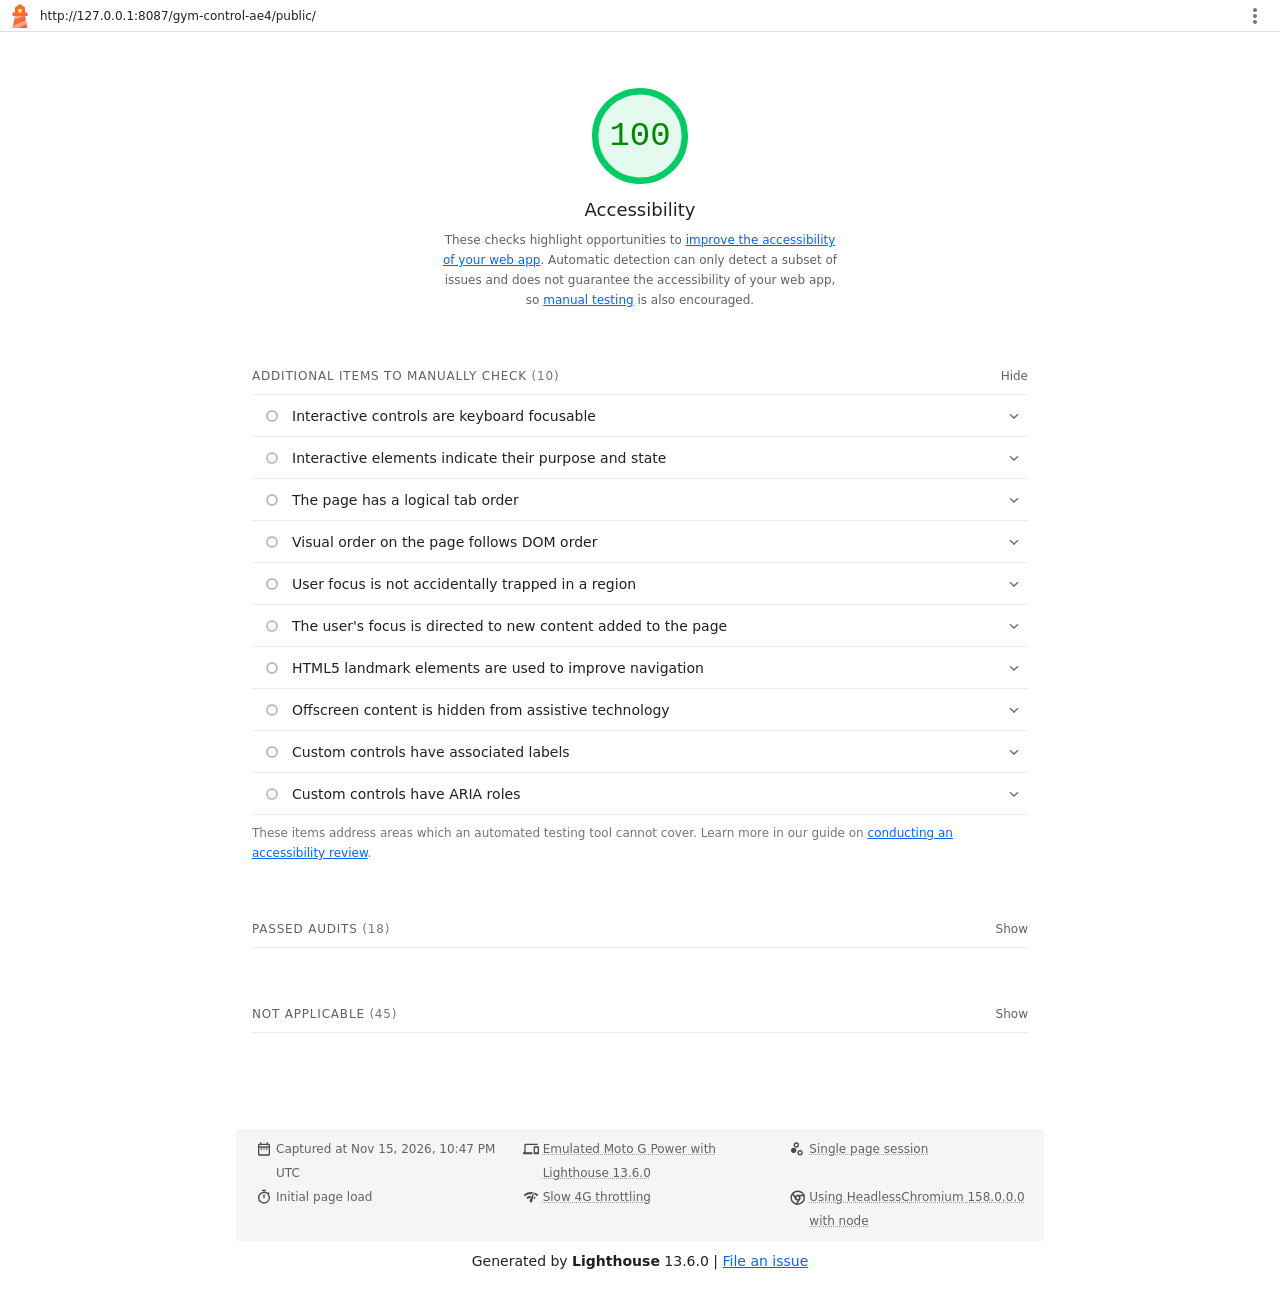
<file: docs/evidencias/lighthouse-inicio.html>
<!--
@license
Copyright 2018 Google LLC
SPDX-License-Identifier: Apache-2.0
-->
<!doctype html>
<html lang="en">
<head>
  <meta charset="utf-8">
  <meta name="viewport" content="width=device-width, initial-scale=1, minimum-scale=1">
  <link rel="icon" href='data:image/svg+xml;utf8,<svg fill="none" xmlns="http://www.w3.org/2000/svg" viewBox="0 0 48 48"><path d="m14 7 10-7 10 7v10h5v7h-5l5 24H9l5-24H9v-7h5V7Z" fill="%23F63"/><path d="M31.561 24H14l-1.689 8.105L31.561 24ZM18.983 48H9l1.022-4.907L35.723 32.27l1.663 7.98L18.983 48Z" fill="%23FFA385"/><path fill="%23FF3" d="M20.5 10h7v7h-7z"/></svg>'>
  <title>Lighthouse Report</title>
  <style>body {margin: 0}</style>
</head>
<body>
  <noscript>Lighthouse report requires JavaScript. Please enable.</noscript>

  <div id="lh-log"></div>

  <script>window.__LIGHTHOUSE_JSON__ = {"lighthouseVersion":"13.6.0","requestedUrl":"http://127.0.0.1:8087/gym-control-ae4/public/","mainDocumentUrl":"http://127.0.0.1:8087/gym-control-ae4/public/","finalDisplayedUrl":"http://127.0.0.1:8087/gym-control-ae4/public/","finalUrl":"http://127.0.0.1:8087/gym-control-ae4/public/","fetchTime":"2026-11-15T22:47:29.602Z","gatherMode":"navigation","runWarnings":[],"userAgent":"Mozilla/5.0 (Windows NT 10.0; Win64; x64) AppleWebKit/537.36 (KHTML, like Gecko) HeadlessChrome/158.0.0.0 Safari/537.36","environment":{"networkUserAgent":"Mozilla/5.0 (Linux; Android 11; moto g power (2022)) AppleWebKit/537.36 (KHTML, like Gecko) Chrome/158.0.0.0 Mobile Safari/537.36","hostUserAgent":"Mozilla/5.0 (Windows NT 10.0; Win64; x64) AppleWebKit/537.36 (KHTML, like Gecko) HeadlessChrome/158.0.0.0 Safari/537.36","benchmarkIndex":1560.5,"credits":{"axe-core":"4.14.0"}},"audits":{"accesskeys":{"id":"accesskeys","title":"`[accesskey]` values are unique","description":"Access keys let users quickly focus a part of the page. For proper navigation, each access key must be unique. [Learn more about access keys](https://dequeuniversity.com/rules/axe/4.14/accesskeys).","score":null,"scoreDisplayMode":"notApplicable"},"aria-allowed-attr":{"id":"aria-allowed-attr","title":"`[aria-*]` attributes match their roles","description":"Each ARIA `role` supports a specific subset of `aria-*` attributes. Mismatching these invalidates the `aria-*` attributes. [Learn how to match ARIA attributes to their roles](https://dequeuniversity.com/rules/axe/4.14/aria-allowed-attr).","score":1,"scoreDisplayMode":"binary","details":{"type":"table","headings":[{"key":"node","valueType":"node","subItemsHeading":{"key":"relatedNode","valueType":"node"},"label":"Failing Elements"}],"items":[]}},"aria-allowed-role":{"id":"aria-allowed-role","title":"Uses ARIA roles only on compatible elements","description":"Many HTML elements can only be assigned certain ARIA roles. Using ARIA roles where they are not allowed can interfere with the accessibility of the web page. [Learn more about ARIA roles](https://dequeuniversity.com/rules/axe/4.14/aria-allowed-role).","score":null,"scoreDisplayMode":"notApplicable"},"aria-command-name":{"id":"aria-command-name","title":"`button`, `link`, and `menuitem` elements have accessible names","description":"When an element doesn't have an accessible name, screen readers announce it with a generic name, making it unusable for users who rely on screen readers. [Learn how to make command elements more accessible](https://dequeuniversity.com/rules/axe/4.14/aria-command-name).","score":null,"scoreDisplayMode":"notApplicable"},"aria-conditional-attr":{"id":"aria-conditional-attr","title":"ARIA attributes are used as specified for the element's role","description":"Some ARIA attributes are only allowed on an element under certain conditions. [Learn more about conditional ARIA attributes](https://dequeuniversity.com/rules/axe/4.14/aria-conditional-attr).","score":1,"scoreDisplayMode":"binary","details":{"type":"table","headings":[{"key":"node","valueType":"node","subItemsHeading":{"key":"relatedNode","valueType":"node"},"label":"Failing Elements"}],"items":[]}},"aria-deprecated-role":{"id":"aria-deprecated-role","title":"Deprecated ARIA roles were not used","description":"Deprecated ARIA roles may not be processed correctly by assistive technology. [Learn more about deprecated ARIA roles](https://dequeuniversity.com/rules/axe/4.14/aria-deprecated-role).","score":null,"scoreDisplayMode":"notApplicable"},"aria-dialog-name":{"id":"aria-dialog-name","title":"Elements with `role=\"dialog\"` or `role=\"alertdialog\"` have accessible names.","description":"ARIA dialog elements without accessible names may prevent screen readers users from discerning the purpose of these elements. [Learn how to make ARIA dialog elements more accessible](https://dequeuniversity.com/rules/axe/4.14/aria-dialog-name).","score":null,"scoreDisplayMode":"notApplicable"},"aria-hidden-body":{"id":"aria-hidden-body","title":"`[aria-hidden=\"true\"]` is not present on the document `\u003cbody>`","description":"Assistive technologies, like screen readers, work inconsistently when `aria-hidden=\"true\"` is set on the document `\u003cbody>`. [Learn how `aria-hidden` affects the document body](https://dequeuniversity.com/rules/axe/4.14/aria-hidden-body).","score":1,"scoreDisplayMode":"binary","details":{"type":"table","headings":[{"key":"node","valueType":"node","subItemsHeading":{"key":"relatedNode","valueType":"node"},"label":"Failing Elements"}],"items":[]}},"aria-hidden-focus":{"id":"aria-hidden-focus","title":"`[aria-hidden=\"true\"]` elements do not contain focusable descendents","description":"Focusable descendents within an `[aria-hidden=\"true\"]` element prevent those interactive elements from being available to users of assistive technologies like screen readers. [Learn how `aria-hidden` affects focusable elements](https://dequeuniversity.com/rules/axe/4.14/aria-hidden-focus).","score":1,"scoreDisplayMode":"binary","details":{"type":"table","headings":[{"key":"node","valueType":"node","subItemsHeading":{"key":"relatedNode","valueType":"node"},"label":"Failing Elements"}],"items":[]}},"aria-input-field-name":{"id":"aria-input-field-name","title":"ARIA input fields have accessible names","description":"When an input field doesn't have an accessible name, screen readers announce it with a generic name, making it unusable for users who rely on screen readers. [Learn more about input field labels](https://dequeuniversity.com/rules/axe/4.14/aria-input-field-name).","score":null,"scoreDisplayMode":"notApplicable"},"aria-meter-name":{"id":"aria-meter-name","title":"ARIA `meter` elements have accessible names","description":"When a meter element doesn't have an accessible name, screen readers announce it with a generic name, making it unusable for users who rely on screen readers. [Learn how to name `meter` elements](https://dequeuniversity.com/rules/axe/4.14/aria-meter-name).","score":null,"scoreDisplayMode":"notApplicable"},"aria-progressbar-name":{"id":"aria-progressbar-name","title":"ARIA `progressbar` elements have accessible names","description":"When a `progressbar` element doesn't have an accessible name, screen readers announce it with a generic name, making it unusable for users who rely on screen readers. [Learn how to label `progressbar` elements](https://dequeuniversity.com/rules/axe/4.14/aria-progressbar-name).","score":null,"scoreDisplayMode":"notApplicable"},"aria-prohibited-attr":{"id":"aria-prohibited-attr","title":"Elements use only permitted ARIA attributes","description":"Using ARIA attributes in roles where they are prohibited can mean that important information is not communicated to users of assistive technologies. [Learn more about prohibited ARIA roles](https://dequeuniversity.com/rules/axe/4.14/aria-prohibited-attr).","score":1,"scoreDisplayMode":"binary","details":{"type":"table","headings":[{"key":"node","valueType":"node","subItemsHeading":{"key":"relatedNode","valueType":"node"},"label":"Failing Elements"}],"items":[]}},"aria-required-attr":{"id":"aria-required-attr","title":"`[role]`s have all required `[aria-*]` attributes","description":"Some ARIA roles have required attributes that describe the state of the element to screen readers. [Learn more about roles and required attributes](https://dequeuniversity.com/rules/axe/4.14/aria-required-attr).","score":null,"scoreDisplayMode":"notApplicable"},"aria-required-children":{"id":"aria-required-children","title":"Elements with an ARIA `[role]` that require children to contain a specific `[role]` have all required children.","description":"Some ARIA parent roles must contain specific child roles to perform their intended accessibility functions. [Learn more about roles and required children elements](https://dequeuniversity.com/rules/axe/4.14/aria-required-children).","score":null,"scoreDisplayMode":"notApplicable"},"aria-required-parent":{"id":"aria-required-parent","title":"`[role]`s are contained by their required parent element","description":"Some ARIA child roles must be contained by specific parent roles to properly perform their intended accessibility functions. [Learn more about ARIA roles and required parent element](https://dequeuniversity.com/rules/axe/4.14/aria-required-parent).","score":null,"scoreDisplayMode":"notApplicable"},"aria-roles":{"id":"aria-roles","title":"`[role]` values are valid","description":"ARIA roles must have valid values in order to perform their intended accessibility functions. [Learn more about valid ARIA roles](https://dequeuniversity.com/rules/axe/4.14/aria-roles).","score":null,"scoreDisplayMode":"notApplicable"},"aria-text":{"id":"aria-text","title":"Elements with the `role=text` attribute do not have focusable descendents.","description":"Adding `role=text` around a text node split by markup enables VoiceOver to treat it as one phrase, but the element's focusable descendents will not be announced. [Learn more about the `role=text` attribute](https://dequeuniversity.com/rules/axe/4.14/aria-text).","score":null,"scoreDisplayMode":"notApplicable"},"aria-toggle-field-name":{"id":"aria-toggle-field-name","title":"ARIA toggle fields have accessible names","description":"When a toggle field doesn't have an accessible name, screen readers announce it with a generic name, making it unusable for users who rely on screen readers. [Learn more about toggle fields](https://dequeuniversity.com/rules/axe/4.14/aria-toggle-field-name).","score":null,"scoreDisplayMode":"notApplicable"},"aria-tooltip-name":{"id":"aria-tooltip-name","title":"ARIA `tooltip` elements have accessible names","description":"When a tooltip element doesn't have an accessible name, screen readers announce it with a generic name, making it unusable for users who rely on screen readers. [Learn how to name `tooltip` elements](https://dequeuniversity.com/rules/axe/4.14/aria-tooltip-name).","score":null,"scoreDisplayMode":"notApplicable"},"aria-treeitem-name":{"id":"aria-treeitem-name","title":"ARIA `treeitem` elements have accessible names","description":"When a `treeitem` element doesn't have an accessible name, screen readers announce it with a generic name, making it unusable for users who rely on screen readers. [Learn more about labeling `treeitem` elements](https://dequeuniversity.com/rules/axe/4.14/aria-treeitem-name).","score":null,"scoreDisplayMode":"notApplicable"},"aria-valid-attr-value":{"id":"aria-valid-attr-value","title":"`[aria-*]` attributes have valid values","description":"Assistive technologies, like screen readers, can't interpret ARIA attributes with invalid values. [Learn more about valid values for ARIA attributes](https://dequeuniversity.com/rules/axe/4.14/aria-valid-attr-value).","score":1,"scoreDisplayMode":"binary","details":{"type":"table","headings":[{"key":"node","valueType":"node","subItemsHeading":{"key":"relatedNode","valueType":"node"},"label":"Failing Elements"}],"items":[]}},"aria-valid-attr":{"id":"aria-valid-attr","title":"`[aria-*]` attributes are valid and not misspelled","description":"Assistive technologies, like screen readers, can't interpret ARIA attributes with invalid names. [Learn more about valid ARIA attributes](https://dequeuniversity.com/rules/axe/4.14/aria-valid-attr).","score":1,"scoreDisplayMode":"binary","details":{"type":"table","headings":[{"key":"node","valueType":"node","subItemsHeading":{"key":"relatedNode","valueType":"node"},"label":"Failing Elements"}],"items":[]}},"button-name":{"id":"button-name","title":"Buttons have an accessible name","description":"When a button doesn't have an accessible name, screen readers announce it as \"button\", making it unusable for users who rely on screen readers. [Learn how to make buttons more accessible](https://dequeuniversity.com/rules/axe/4.14/button-name).","score":null,"scoreDisplayMode":"notApplicable"},"bypass":{"id":"bypass","title":"The page contains a heading, skip link, or landmark region","description":"Adding ways to bypass repetitive content lets keyboard users navigate the page more efficiently. [Learn more about bypass blocks](https://dequeuniversity.com/rules/axe/4.14/bypass).","score":null,"scoreDisplayMode":"notApplicable"},"color-contrast":{"id":"color-contrast","title":"Background and foreground colors have a sufficient contrast ratio","description":"Low-contrast text is difficult or impossible for many users to read. [Learn how to provide sufficient color contrast](https://dequeuniversity.com/rules/axe/4.14/color-contrast).","score":1,"scoreDisplayMode":"binary","details":{"type":"table","headings":[{"key":"node","valueType":"node","subItemsHeading":{"key":"relatedNode","valueType":"node"},"label":"Failing Elements"}],"items":[]}},"definition-list":{"id":"definition-list","title":"`\u003cdl>`'s contain only properly-ordered `\u003cdt>` and `\u003cdd>` groups, `\u003cscript>`, `\u003ctemplate>` or `\u003cdiv>` elements.","description":"When definition lists are not properly marked up, screen readers may produce confusing or inaccurate output. [Learn how to structure definition lists correctly](https://dequeuniversity.com/rules/axe/4.14/definition-list).","score":null,"scoreDisplayMode":"notApplicable"},"dlitem":{"id":"dlitem","title":"Definition list items are wrapped in `\u003cdl>` elements","description":"Definition list items (`\u003cdt>` and `\u003cdd>`) must be wrapped in a parent `\u003cdl>` element to ensure that screen readers can properly announce them. [Learn how to structure definition lists correctly](https://dequeuniversity.com/rules/axe/4.14/dlitem).","score":null,"scoreDisplayMode":"notApplicable"},"document-title":{"id":"document-title","title":"Document has a `\u003ctitle>` element","description":"The title gives screen reader users an overview of the page, and search engine users rely on it heavily to determine if a page is relevant to their search. [Learn more about document titles](https://dequeuniversity.com/rules/axe/4.14/document-title).","score":1,"scoreDisplayMode":"binary","details":{"type":"table","headings":[{"key":"node","valueType":"node","subItemsHeading":{"key":"relatedNode","valueType":"node"},"label":"Failing Elements"}],"items":[]}},"duplicate-id-aria":{"id":"duplicate-id-aria","title":"ARIA IDs are unique","description":"The value of an ARIA ID must be unique to prevent other instances from being overlooked by assistive technologies. [Learn how to fix duplicate ARIA IDs](https://dequeuniversity.com/rules/axe/4.14/duplicate-id-aria).","score":null,"scoreDisplayMode":"notApplicable"},"empty-heading":{"id":"empty-heading","title":"All heading elements contain content.","description":"A heading with no content or inaccessible text prevent screen reader users from accessing information on the page's structure. [Learn more about headings](https://dequeuniversity.com/rules/axe/4.14/empty-heading).","score":null,"scoreDisplayMode":"notApplicable"},"form-field-multiple-labels":{"id":"form-field-multiple-labels","title":"No form fields have multiple labels","description":"Form fields with multiple labels can be confusingly announced by assistive technologies like screen readers which use either the first, the last, or all of the labels. [Learn how to use form labels](https://dequeuniversity.com/rules/axe/4.14/form-field-multiple-labels).","score":null,"scoreDisplayMode":"notApplicable"},"frame-title":{"id":"frame-title","title":"`\u003cframe>` or `\u003ciframe>` elements have a title","description":"Screen reader users rely on frame titles to describe the contents of frames. [Learn more about frame titles](https://dequeuniversity.com/rules/axe/4.14/frame-title).","score":null,"scoreDisplayMode":"notApplicable"},"heading-order":{"id":"heading-order","title":"Heading elements appear in a sequentially-descending order","description":"Properly ordered headings that do not skip levels convey the semantic structure of the page, making it easier to navigate and understand when using assistive technologies. [Learn more about heading order](https://dequeuniversity.com/rules/axe/4.14/heading-order).","score":1,"scoreDisplayMode":"binary","details":{"type":"table","headings":[{"key":"node","valueType":"node","subItemsHeading":{"key":"relatedNode","valueType":"node"},"label":"Failing Elements"}],"items":[]}},"html-has-lang":{"id":"html-has-lang","title":"`\u003chtml>` element has a `[lang]` attribute","description":"If a page doesn't specify a `lang` attribute, a screen reader assumes that the page is in the default language that the user chose when setting up the screen reader. If the page isn't actually in the default language, then the screen reader might not announce the page's text correctly. [Learn more about the `lang` attribute](https://dequeuniversity.com/rules/axe/4.14/html-has-lang).","score":1,"scoreDisplayMode":"binary","details":{"type":"table","headings":[{"key":"node","valueType":"node","subItemsHeading":{"key":"relatedNode","valueType":"node"},"label":"Failing Elements"}],"items":[]}},"html-lang-valid":{"id":"html-lang-valid","title":"`\u003chtml>` element has a valid value for its `[lang]` attribute","description":"Specifying a valid [BCP 47 language](https://www.w3.org/International/questions/qa-choosing-language-tags#question) helps screen readers announce text properly. [Learn how to use the `lang` attribute](https://dequeuniversity.com/rules/axe/4.14/html-lang-valid).","score":1,"scoreDisplayMode":"binary","details":{"type":"table","headings":[{"key":"node","valueType":"node","subItemsHeading":{"key":"relatedNode","valueType":"node"},"label":"Failing Elements"}],"items":[]}},"html-xml-lang-mismatch":{"id":"html-xml-lang-mismatch","title":"`\u003chtml>` element has an `[xml:lang]` attribute with the same base language as the `[lang]` attribute.","description":"If the webpage does not specify a consistent language, then the screen reader might not announce the page's text correctly. [Learn more about the `lang` attribute](https://dequeuniversity.com/rules/axe/4.14/html-xml-lang-mismatch).","score":null,"scoreDisplayMode":"notApplicable"},"identical-links-same-purpose":{"id":"identical-links-same-purpose","title":"Identical links have the same purpose.","description":"Links with the same destination should have the same description, to help users understand the link's purpose and decide whether to follow it. [Learn more about identical links](https://dequeuniversity.com/rules/axe/4.14/identical-links-same-purpose).","score":null,"scoreDisplayMode":"notApplicable"},"image-alt":{"id":"image-alt","title":"Image elements have `[alt]` attributes","description":"Informative elements should aim for short, descriptive alternate text. Decorative elements can be ignored with an empty alt attribute. [Learn more about the `alt` attribute](https://dequeuniversity.com/rules/axe/4.14/image-alt).","score":null,"scoreDisplayMode":"notApplicable"},"image-redundant-alt":{"id":"image-redundant-alt","title":"Image elements do not have `[alt]` attributes that are redundant text.","description":"Informative elements should aim for short, descriptive alternative text. Alternative text that is exactly the same as the text adjacent to the link or image is potentially confusing for screen reader users, because the text will be read twice. [Learn more about the `alt` attribute](https://dequeuniversity.com/rules/axe/4.14/image-redundant-alt).","score":null,"scoreDisplayMode":"notApplicable"},"input-button-name":{"id":"input-button-name","title":"Input buttons have discernible text.","description":"Adding discernable and accessible text to input buttons may help screen reader users understand the purpose of the input button. [Learn more about input buttons](https://dequeuniversity.com/rules/axe/4.14/input-button-name).","score":null,"scoreDisplayMode":"notApplicable"},"input-image-alt":{"id":"input-image-alt","title":"`\u003cinput type=\"image\">` elements have `[alt]` text","description":"When an image is being used as an `\u003cinput>` button, providing alternative text can help screen reader users understand the purpose of the button. [Learn about input image alt text](https://dequeuniversity.com/rules/axe/4.14/input-image-alt).","score":null,"scoreDisplayMode":"notApplicable"},"label-content-name-mismatch":{"id":"label-content-name-mismatch","title":"Elements with visible text labels have matching accessible names.","description":"Visible text labels that do not match the accessible name can result in a confusing experience for screen reader users. [Learn more about accessible names](https://dequeuniversity.com/rules/axe/4.14/label-content-name-mismatch).","score":null,"scoreDisplayMode":"notApplicable"},"label":{"id":"label","title":"Form elements have associated labels","description":"Labels ensure that form controls are announced properly by assistive technologies, like screen readers. [Learn more about form element labels](https://dequeuniversity.com/rules/axe/4.14/label).","score":null,"scoreDisplayMode":"notApplicable"},"landmark-one-main":{"id":"landmark-one-main","title":"Document has a main landmark.","description":"One main landmark helps screen reader users navigate a web page. [Learn more about landmarks](https://dequeuniversity.com/rules/axe/4.14/landmark-one-main).","score":1,"scoreDisplayMode":"binary","details":{"type":"table","headings":[{"key":"node","valueType":"node","subItemsHeading":{"key":"relatedNode","valueType":"node"},"label":"Failing Elements"}],"items":[]}},"link-name":{"id":"link-name","title":"Links have a discernible name","description":"Link text (and alternate text for images, when used as links) that is discernible, unique, and focusable improves the navigation experience for screen reader users. [Learn how to make links accessible](https://dequeuniversity.com/rules/axe/4.14/link-name).","score":1,"scoreDisplayMode":"binary","details":{"type":"table","headings":[{"key":"node","valueType":"node","subItemsHeading":{"key":"relatedNode","valueType":"node"},"label":"Failing Elements"}],"items":[]}},"link-in-text-block":{"id":"link-in-text-block","title":"Links are distinguishable without relying on color.","description":"Low-contrast text is difficult or impossible for many users to read. Link text that is discernible improves the experience for users with low vision. [Learn how to make links distinguishable](https://dequeuniversity.com/rules/axe/4.14/link-in-text-block).","score":null,"scoreDisplayMode":"notApplicable"},"list":{"id":"list","title":"Lists contain only `\u003cli>` elements and script supporting elements (`\u003cscript>` and `\u003ctemplate>`).","description":"Screen readers have a specific way of announcing lists. Ensuring proper list structure aids screen reader output. [Learn more about proper list structure](https://dequeuniversity.com/rules/axe/4.14/list).","score":null,"scoreDisplayMode":"notApplicable"},"listitem":{"id":"listitem","title":"List items (`\u003cli>`) are contained within `\u003cul>`, `\u003col>` or `\u003cmenu>` parent elements","description":"Screen readers require list items (`\u003cli>`) to be contained within a parent `\u003cul>`, `\u003col>` or `\u003cmenu>` to be announced properly. [Learn more about proper list structure](https://dequeuniversity.com/rules/axe/4.14/listitem).","score":null,"scoreDisplayMode":"notApplicable"},"meta-refresh":{"id":"meta-refresh","title":"The document does not use `\u003cmeta http-equiv=\"refresh\">`","description":"Users do not expect a page to refresh automatically, and doing so will move focus back to the top of the page. This may create a frustrating or confusing experience. [Learn more about the refresh meta tag](https://dequeuniversity.com/rules/axe/4.14/meta-refresh).","score":null,"scoreDisplayMode":"notApplicable"},"meta-viewport":{"id":"meta-viewport","title":"`[user-scalable=\"no\"]` is not used in the `\u003cmeta name=\"viewport\">` element and the `[maximum-scale]` attribute is not less than 5.","description":"Disabling zooming is problematic for users with low vision who rely on screen magnification to properly see the contents of a web page. [Learn more about the viewport meta tag](https://dequeuniversity.com/rules/axe/4.14/meta-viewport).","score":1,"scoreDisplayMode":"binary","details":{"type":"table","headings":[{"key":"node","valueType":"node","subItemsHeading":{"key":"relatedNode","valueType":"node"},"label":"Failing Elements"}],"items":[]}},"object-alt":{"id":"object-alt","title":"`\u003cobject>` elements have alternate text","description":"Screen readers cannot translate non-text content. Adding alternate text to `\u003cobject>` elements helps screen readers convey meaning to users. [Learn more about alt text for `object` elements](https://dequeuniversity.com/rules/axe/4.14/object-alt).","score":null,"scoreDisplayMode":"notApplicable"},"select-name":{"id":"select-name","title":"Select elements have associated label elements.","description":"Form elements without effective labels can create frustrating experiences for screen reader users. [Learn more about the `select` element](https://dequeuniversity.com/rules/axe/4.14/select-name).","score":null,"scoreDisplayMode":"notApplicable"},"skip-link":{"id":"skip-link","title":"Skip links are focusable.","description":"Including a skip link can help users skip to the main content to save time. [Learn more about skip links](https://dequeuniversity.com/rules/axe/4.14/skip-link).","score":1,"scoreDisplayMode":"binary","details":{"type":"table","headings":[{"key":"node","valueType":"node","subItemsHeading":{"key":"relatedNode","valueType":"node"},"label":"Failing Elements"}],"items":[]}},"tabindex":{"id":"tabindex","title":"No element has a `[tabindex]` value greater than 0","description":"A value greater than 0 implies an explicit navigation ordering. Although technically valid, this often creates frustrating experiences for users who rely on assistive technologies. [Learn more about the `tabindex` attribute](https://dequeuniversity.com/rules/axe/4.14/tabindex).","score":1,"scoreDisplayMode":"binary","details":{"type":"table","headings":[{"key":"node","valueType":"node","subItemsHeading":{"key":"relatedNode","valueType":"node"},"label":"Failing Elements"}],"items":[]}},"table-duplicate-name":{"id":"table-duplicate-name","title":"Tables have different content in the summary attribute and `\u003ccaption>`.","description":"The summary attribute should describe the table structure, while `\u003ccaption>` should have the onscreen title. Accurate table mark-up helps users of screen readers. [Learn more about summary and caption](https://dequeuniversity.com/rules/axe/4.14/table-duplicate-name).","score":null,"scoreDisplayMode":"notApplicable"},"table-fake-caption":{"id":"table-fake-caption","title":"Tables use `\u003ccaption>` instead of cells with the `[colspan]` attribute to indicate a caption.","description":"Screen readers have features to make navigating tables easier. Ensuring that tables use the actual caption element instead of cells with the `[colspan]` attribute may improve the experience for screen reader users. [Learn more about captions](https://dequeuniversity.com/rules/axe/4.14/table-fake-caption).","score":null,"scoreDisplayMode":"notApplicable"},"target-size":{"id":"target-size","title":"Touch targets have sufficient size and spacing.","description":"Touch targets with sufficient size and spacing help users who may have difficulty targeting small controls to activate the targets. [Learn more about touch targets](https://dequeuniversity.com/rules/axe/4.14/target-size).","score":1,"scoreDisplayMode":"binary","details":{"type":"table","headings":[{"key":"node","valueType":"node","subItemsHeading":{"key":"relatedNode","valueType":"node"},"label":"Failing Elements"}],"items":[]}},"td-has-header":{"id":"td-has-header","title":"`\u003ctd>` elements in a large `\u003ctable>` have one or more table headers.","description":"Screen readers have features to make navigating tables easier. Ensuring that `\u003ctd>` elements in a large table (3 or more cells in width and height) have an associated table header may improve the experience for screen reader users. [Learn more about table headers](https://dequeuniversity.com/rules/axe/4.14/td-has-header).","score":null,"scoreDisplayMode":"notApplicable"},"td-headers-attr":{"id":"td-headers-attr","title":"Cells in a `\u003ctable>` element that use the `[headers]` attribute refer to table cells within the same table.","description":"Screen readers have features to make navigating tables easier. Ensuring `\u003ctd>` cells using the `[headers]` attribute only refer to other cells in the same table may improve the experience for screen reader users. [Learn more about the `headers` attribute](https://dequeuniversity.com/rules/axe/4.14/td-headers-attr).","score":null,"scoreDisplayMode":"notApplicable"},"th-has-data-cells":{"id":"th-has-data-cells","title":"`\u003cth>` elements and elements with `[role=\"columnheader\"/\"rowheader\"]` have data cells they describe.","description":"Screen readers have features to make navigating tables easier. Ensuring table headers always refer to some set of cells may improve the experience for screen reader users. [Learn more about table headers](https://dequeuniversity.com/rules/axe/4.14/th-has-data-cells).","score":null,"scoreDisplayMode":"notApplicable"},"valid-lang":{"id":"valid-lang","title":"`[lang]` attributes have a valid value","description":"Specifying a valid [BCP 47 language](https://www.w3.org/International/questions/qa-choosing-language-tags#question) on elements helps ensure that text is pronounced correctly by a screen reader. [Learn how to use the `lang` attribute](https://dequeuniversity.com/rules/axe/4.14/valid-lang).","score":null,"scoreDisplayMode":"notApplicable"},"video-caption":{"id":"video-caption","title":"`\u003cvideo>` elements contain a `\u003ctrack>` element with `[kind=\"captions\"]`","description":"When a video provides a caption it is easier for deaf and hearing impaired users to access its information. [Learn more about video captions](https://dequeuniversity.com/rules/axe/4.14/video-caption).","score":null,"scoreDisplayMode":"notApplicable"},"custom-controls-labels":{"id":"custom-controls-labels","title":"Custom controls have associated labels","description":"Custom interactive controls have associated labels, provided by aria-label or aria-labelledby. [Learn more about custom controls and labels](https://developer.chrome.com/docs/lighthouse/accessibility/custom-controls-labels/).","score":null,"scoreDisplayMode":"manual"},"custom-controls-roles":{"id":"custom-controls-roles","title":"Custom controls have ARIA roles","description":"Custom interactive controls have appropriate ARIA roles. [Learn how to add roles to custom controls](https://developer.chrome.com/docs/lighthouse/accessibility/custom-control-roles/).","score":null,"scoreDisplayMode":"manual"},"focus-traps":{"id":"focus-traps","title":"User focus is not accidentally trapped in a region","description":"A user can tab into and out of any control or region without accidentally trapping their focus. [Learn how to avoid focus traps](https://developer.chrome.com/docs/lighthouse/accessibility/focus-traps/).","score":null,"scoreDisplayMode":"manual"},"focusable-controls":{"id":"focusable-controls","title":"Interactive controls are keyboard focusable","description":"Custom interactive controls are keyboard focusable and display a focus indicator. [Learn how to make custom controls focusable](https://developer.chrome.com/docs/lighthouse/accessibility/focusable-controls/).","score":null,"scoreDisplayMode":"manual"},"interactive-element-affordance":{"id":"interactive-element-affordance","title":"Interactive elements indicate their purpose and state","description":"Interactive elements, such as links and buttons, should indicate their state and be distinguishable from non-interactive elements. [Learn how to decorate interactive elements with affordance hints](https://developer.chrome.com/docs/lighthouse/accessibility/interactive-element-affordance/).","score":null,"scoreDisplayMode":"manual"},"logical-tab-order":{"id":"logical-tab-order","title":"The page has a logical tab order","description":"Tabbing through the page follows the visual layout. Users cannot focus elements that are offscreen. [Learn more about logical tab ordering](https://developer.chrome.com/docs/lighthouse/accessibility/logical-tab-order/).","score":null,"scoreDisplayMode":"manual"},"managed-focus":{"id":"managed-focus","title":"The user's focus is directed to new content added to the page","description":"If new content, such as a dialog, is added to the page, the user's focus is directed to it. [Learn how to direct focus to new content](https://developer.chrome.com/docs/lighthouse/accessibility/managed-focus/).","score":null,"scoreDisplayMode":"manual"},"offscreen-content-hidden":{"id":"offscreen-content-hidden","title":"Offscreen content is hidden from assistive technology","description":"Offscreen content is hidden with display: none or aria-hidden=true. [Learn how to properly hide offscreen content](https://developer.chrome.com/docs/lighthouse/accessibility/offscreen-content-hidden/).","score":null,"scoreDisplayMode":"manual"},"use-landmarks":{"id":"use-landmarks","title":"HTML5 landmark elements are used to improve navigation","description":"Landmark elements (`\u003cmain>`, `\u003cnav>`, etc.) are used to improve the keyboard navigation of the page for assistive technology. [Learn more about landmark elements](https://developer.chrome.com/docs/lighthouse/accessibility/use-landmarks/).","score":null,"scoreDisplayMode":"manual"},"visual-order-follows-dom":{"id":"visual-order-follows-dom","title":"Visual order on the page follows DOM order","description":"DOM order matches the visual order, improving navigation for assistive technology. [Learn more about DOM and visual ordering](https://developer.chrome.com/docs/lighthouse/accessibility/visual-order-follows-dom/).","score":null,"scoreDisplayMode":"manual"},"autocomplete-valid":{"id":"autocomplete-valid","title":"`autocomplete` attributes are used correctly","description":"The `autocomplete` attribute values must be valid and correctly applied for screen readers to function correctly. [Learn more about valid autocomplete values](https://dequeuniversity.com/rules/axe/4.14/autocomplete-valid).","score":null,"scoreDisplayMode":"notApplicable"},"presentation-role-conflict":{"id":"presentation-role-conflict","title":"Elements with `role=\"none\"` or `role=\"presentation\"` do not have conflicts","description":"There are certain cases where the semantic role of an element with `role=\"none\"` or `role=\"presentation\"` does not resolve to none or presentation. To ensure the element remains removed from the accessibility tree, you should not add any global ARIA attributes to the element or make it focusable. [Learn more about presentation role conflict](https://dequeuniversity.com/rules/axe/4.14/presentation-role-conflict).","score":null,"scoreDisplayMode":"notApplicable"},"svg-img-alt":{"id":"svg-img-alt","title":"SVG elements with an `img` role have an accessible text alternative","description":"Ensures SVG elements with an `img`, `graphics-document` or `graphics-symbol` role have an accessible text alternative. [Learn more about SVG alt text](https://dequeuniversity.com/rules/axe/4.14/svg-img-alt).","score":null,"scoreDisplayMode":"notApplicable"}},"configSettings":{"output":"html","maxWaitForFcp":30000,"maxWaitForLoad":45000,"pauseAfterFcpMs":1000,"pauseAfterLoadMs":1000,"networkQuietThresholdMs":1000,"cpuQuietThresholdMs":1000,"formFactor":"mobile","throttling":{"rttMs":150,"throughputKbps":1638.4,"requestLatencyMs":562.5,"downloadThroughputKbps":1474.5600000000002,"uploadThroughputKbps":675,"cpuSlowdownMultiplier":4},"throttlingMethod":"simulate","screenEmulation":{"mobile":true,"width":412,"height":823,"deviceScaleFactor":1.75,"disabled":false},"emulatedUserAgent":"Mozilla/5.0 (Linux; Android 11; moto g power (2022)) AppleWebKit/537.36 (KHTML, like Gecko) Chrome/136.0.0.0 Mobile Safari/537.36","auditMode":false,"gatherMode":false,"clearStorageTypes":["file_systems","shader_cache","service_workers","cache_storage"],"disableStorageReset":true,"debugNavigation":false,"channel":"node","usePassiveGathering":false,"disableFullPageScreenshot":false,"skipAboutBlank":false,"blankPage":"about:blank","ignoreStatusCode":false,"locale":"en-US","blockedUrlPatterns":null,"additionalTraceCategories":null,"extraHeaders":null,"precomputedLanternData":null,"onlyAudits":null,"onlyCategories":["accessibility"],"skipAudits":null},"categories":{"accessibility":{"title":"Accessibility","description":"These checks highlight opportunities to [improve the accessibility of your web app](https://developer.chrome.com/docs/lighthouse/accessibility/). Automatic detection can only detect a subset of issues and does not guarantee the accessibility of your web app, so [manual testing](https://web.dev/articles/how-to-review) is also encouraged.","manualDescription":"These items address areas which an automated testing tool cannot cover. Learn more in our guide on [conducting an accessibility review](https://web.dev/articles/how-to-review).","supportedModes":["navigation","snapshot"],"auditRefs":[{"id":"accesskeys","weight":0,"group":"a11y-navigation"},{"id":"aria-allowed-attr","weight":10,"group":"a11y-aria"},{"id":"aria-command-name","weight":0,"group":"a11y-aria"},{"id":"aria-conditional-attr","weight":7,"group":"a11y-aria"},{"id":"aria-deprecated-role","weight":0,"group":"a11y-aria"},{"id":"aria-dialog-name","weight":0,"group":"a11y-aria"},{"id":"aria-hidden-body","weight":10,"group":"a11y-aria"},{"id":"aria-hidden-focus","weight":7,"group":"a11y-aria"},{"id":"aria-input-field-name","weight":0,"group":"a11y-aria"},{"id":"aria-meter-name","weight":0,"group":"a11y-aria"},{"id":"aria-progressbar-name","weight":0,"group":"a11y-aria"},{"id":"aria-prohibited-attr","weight":7,"group":"a11y-aria"},{"id":"aria-required-attr","weight":0,"group":"a11y-aria"},{"id":"aria-required-children","weight":0,"group":"a11y-aria"},{"id":"aria-required-parent","weight":0,"group":"a11y-aria"},{"id":"aria-roles","weight":0,"group":"a11y-aria"},{"id":"aria-text","weight":0,"group":"a11y-aria"},{"id":"aria-toggle-field-name","weight":0,"group":"a11y-aria"},{"id":"aria-tooltip-name","weight":0,"group":"a11y-aria"},{"id":"aria-treeitem-name","weight":0,"group":"a11y-aria"},{"id":"aria-valid-attr-value","weight":10,"group":"a11y-aria"},{"id":"aria-valid-attr","weight":10,"group":"a11y-aria"},{"id":"button-name","weight":0,"group":"a11y-names-labels"},{"id":"bypass","weight":0,"group":"a11y-navigation"},{"id":"color-contrast","weight":7,"group":"a11y-color-contrast"},{"id":"definition-list","weight":0,"group":"a11y-tables-lists"},{"id":"dlitem","weight":0,"group":"a11y-tables-lists"},{"id":"document-title","weight":7,"group":"a11y-names-labels"},{"id":"duplicate-id-aria","weight":0,"group":"a11y-aria"},{"id":"form-field-multiple-labels","weight":0,"group":"a11y-names-labels"},{"id":"frame-title","weight":0,"group":"a11y-names-labels"},{"id":"heading-order","weight":3,"group":"a11y-navigation"},{"id":"html-has-lang","weight":7,"group":"a11y-language"},{"id":"html-lang-valid","weight":7,"group":"a11y-language"},{"id":"html-xml-lang-mismatch","weight":0,"group":"a11y-language"},{"id":"image-alt","weight":0,"group":"a11y-names-labels"},{"id":"input-button-name","weight":0,"group":"a11y-names-labels"},{"id":"input-image-alt","weight":0,"group":"a11y-names-labels"},{"id":"label","weight":0,"group":"a11y-names-labels"},{"id":"link-in-text-block","weight":0,"group":"a11y-color-contrast"},{"id":"link-name","weight":7,"group":"a11y-names-labels"},{"id":"list","weight":0,"group":"a11y-tables-lists"},{"id":"listitem","weight":0,"group":"a11y-tables-lists"},{"id":"meta-refresh","weight":0,"group":"a11y-best-practices"},{"id":"meta-viewport","weight":10,"group":"a11y-best-practices"},{"id":"object-alt","weight":0,"group":"a11y-names-labels"},{"id":"select-name","weight":0,"group":"a11y-names-labels"},{"id":"skip-link","weight":3,"group":"a11y-names-labels"},{"id":"tabindex","weight":7,"group":"a11y-navigation"},{"id":"target-size","weight":7,"group":"a11y-best-practices"},{"id":"td-headers-attr","weight":0,"group":"a11y-tables-lists"},{"id":"th-has-data-cells","weight":0,"group":"a11y-tables-lists"},{"id":"valid-lang","weight":0,"group":"a11y-language"},{"id":"video-caption","weight":0,"group":"a11y-audio-video"},{"id":"landmark-one-main","weight":3,"group":"a11y-best-practices"},{"id":"autocomplete-valid","weight":0,"group":"a11y-best-practices"},{"id":"presentation-role-conflict","weight":0,"group":"a11y-best-practices"},{"id":"svg-img-alt","weight":0,"group":"a11y-best-practices"},{"id":"focusable-controls","weight":0},{"id":"interactive-element-affordance","weight":0},{"id":"logical-tab-order","weight":0},{"id":"visual-order-follows-dom","weight":0},{"id":"focus-traps","weight":0},{"id":"managed-focus","weight":0},{"id":"use-landmarks","weight":0},{"id":"offscreen-content-hidden","weight":0},{"id":"custom-controls-labels","weight":0},{"id":"custom-controls-roles","weight":0},{"id":"table-duplicate-name","weight":0,"group":"a11y-best-practices"},{"id":"empty-heading","weight":0,"group":"a11y-best-practices"},{"id":"aria-allowed-role","weight":0,"group":"a11y-best-practices"},{"id":"image-redundant-alt","weight":0,"group":"a11y-names-labels"},{"id":"identical-links-same-purpose","weight":0,"group":"a11y-best-practices"},{"id":"label-content-name-mismatch","weight":0,"group":"hidden"},{"id":"table-fake-caption","weight":0,"group":"hidden"},{"id":"td-has-header","weight":0,"group":"hidden"}],"id":"accessibility","score":1}},"categoryGroups":{"metrics":{"title":"Metrics"},"insights":{"title":"Insights","description":"These insights are also available in the Chrome DevTools Performance Panel - [record a trace](https://developer.chrome.com/docs/devtools/performance/reference) to view more detailed information."},"diagnostics":{"title":"Diagnostics","description":"More information about the performance of your application. These numbers don't [directly affect](https://developer.chrome.com/docs/lighthouse/performance/performance-scoring/) the Performance score."},"a11y-best-practices":{"title":"Best practices","description":"These items highlight common accessibility best practices."},"a11y-color-contrast":{"title":"Contrast","description":"These are opportunities to improve the legibility of your content."},"a11y-names-labels":{"title":"Names and labels","description":"These are opportunities to improve the semantics of the controls in your application. This may enhance the experience for users of assistive technology, like a screen reader."},"a11y-navigation":{"title":"Navigation","description":"These are opportunities to improve keyboard navigation in your application."},"a11y-aria":{"title":"ARIA","description":"These are opportunities to improve the usage of ARIA in your application which may enhance the experience for users of assistive technology, like a screen reader."},"a11y-language":{"title":"Internationalization and localization","description":"These are opportunities to improve the interpretation of your content by users in different locales."},"a11y-audio-video":{"title":"Audio and video","description":"These are opportunities to provide alternative content for audio and video. This may improve the experience for users with hearing or vision impairments."},"a11y-tables-lists":{"title":"Tables and lists","description":"These are opportunities to improve the experience of reading tabular or list data using assistive technology, like a screen reader."},"seo-mobile":{"title":"Mobile Friendly","description":"Make sure your pages are mobile friendly so users don’t have to pinch or zoom in order to read the content pages. [Learn how to make pages mobile-friendly](https://developers.google.com/search/mobile-sites/)."},"seo-content":{"title":"Content Best Practices","description":"Format your HTML in a way that enables crawlers to better understand your app’s content."},"seo-crawl":{"title":"Crawling and Indexing","description":"To appear in search results, crawlers need access to your app."},"best-practices-trust-safety":{"title":"Trust and Safety"},"best-practices-ux":{"title":"User Experience"},"best-practices-browser-compat":{"title":"Browser Compatibility"},"best-practices-general":{"title":"General"},"webmcp":{"title":"WebMCP","description":"Audits validating WebMCP integration."},"agent-accessibility":{"title":"Agent Accessibility","description":"These audits highlight best practices for improving the accessibility of the website for AI agents."},"agent-discoverability":{"title":"Agent Discoverability","description":"These audits validate that websites expose discoverable resources, documentation, and catalogs for AI agents."},"hidden":{"title":""}},"stackPacks":[],"entities":[{"name":"127.0.0.1","origins":["http://127.0.0.1:8087"],"isFirstParty":true,"isUnrecognized":true}],"fullPageScreenshot":{"screenshot":{"data":"[data-uri]","width":412,"height":1791},"nodes":{"1-0-H1":{"id":"","top":229,"bottom":438,"left":10,"right":402,"width":392,"height":208},"1-1-DIV":{"id":"","top":173,"bottom":1060,"left":0,"right":412,"width":412,"height":887}}},"timing":{"entries":[{"startTime":2914.85,"name":"lh:config","duration":1384.57,"entryType":"measure"},{"startTime":2917.23,"name":"lh:config:resolveArtifactsToDefns","duration":163.32,"entryType":"measure"},{"startTime":4299.75,"name":"lh:runner:gather","duration":5535.35,"entryType":"measure"},{"startTime":4444.13,"name":"lh:driver:connect","duration":18.08,"entryType":"measure"},{"startTime":4462.62,"name":"lh:driver:navigate","duration":19.91,"entryType":"measure"},{"startTime":4483.41,"name":"lh:gather:getBenchmarkIndex","duration":1023.66,"entryType":"measure"},{"startTime":5507.23,"name":"lh:gather:getVersion","duration":1.39,"entryType":"measure"},{"startTime":5508.87,"name":"lh:gather:getDevicePixelRatio","duration":1.79,"entryType":"measure"},{"startTime":5511.32,"name":"lh:prepare:navigationMode","duration":28.03,"entryType":"measure"},{"startTime":5512.59,"name":"lh:gather:getVersion","duration":1.05,"entryType":"measure"},{"startTime":5537.2,"name":"lh:gather:prepareThrottlingAndNetwork","duration":2.09,"entryType":"measure"},{"startTime":5547.74,"name":"lh:driver:navigate","duration":2534.98,"entryType":"measure"},{"startTime":8089.1,"name":"lh:computed:NetworkRecords","duration":1.63,"entryType":"measure"},{"startTime":8092.22,"name":"lh:gather:getArtifact:DevtoolsLog","duration":0.11,"entryType":"measure"},{"startTime":8092.35,"name":"lh:gather:getArtifact:Accessibility","duration":531.01,"entryType":"measure"},{"startTime":8623.74,"name":"lh:gather:getArtifact:NetworkUserAgent","duration":0.13,"entryType":"measure"},{"startTime":8623.91,"name":"lh:gather:getArtifact:Stacks","duration":24.37,"entryType":"measure"},{"startTime":8624.03,"name":"lh:gather:collectStacks","duration":24.21,"entryType":"measure"},{"startTime":8648.3,"name":"lh:gather:getArtifact:FullPageScreenshot","duration":1140.86,"entryType":"measure"},{"startTime":9782.19,"name":"lh:gather:getVersion","duration":1.11,"entryType":"measure"},{"startTime":9836.36,"name":"lh:runner:audit","duration":391.44,"entryType":"measure"},{"startTime":9836.79,"name":"lh:runner:auditing","duration":390,"entryType":"measure"},{"startTime":9838.56,"name":"lh:audit:accesskeys","duration":2.38,"entryType":"measure"},{"startTime":9841.52,"name":"lh:audit:aria-allowed-attr","duration":10.56,"entryType":"measure"},{"startTime":9853.21,"name":"lh:audit:aria-allowed-role","duration":9.29,"entryType":"measure"},{"startTime":9863.32,"name":"lh:audit:aria-command-name","duration":1.94,"entryType":"measure"},{"startTime":9865.82,"name":"lh:audit:aria-conditional-attr","duration":6.71,"entryType":"measure"},{"startTime":9872.98,"name":"lh:audit:aria-deprecated-role","duration":1.47,"entryType":"measure"},{"startTime":9874.91,"name":"lh:audit:aria-dialog-name","duration":1.59,"entryType":"measure"},{"startTime":9876.93,"name":"lh:audit:aria-hidden-body","duration":6.92,"entryType":"measure"},{"startTime":9884.33,"name":"lh:audit:aria-hidden-focus","duration":6.32,"entryType":"measure"},{"startTime":9891.22,"name":"lh:audit:aria-input-field-name","duration":2.31,"entryType":"measure"},{"startTime":9894.25,"name":"lh:audit:aria-meter-name","duration":1.75,"entryType":"measure"},{"startTime":9896.55,"name":"lh:audit:aria-progressbar-name","duration":2.8,"entryType":"measure"},{"startTime":9900.13,"name":"lh:audit:aria-prohibited-attr","duration":10.71,"entryType":"measure"},{"startTime":9911.47,"name":"lh:audit:aria-required-attr","duration":2.27,"entryType":"measure"},{"startTime":9914.3,"name":"lh:audit:aria-required-children","duration":4.09,"entryType":"measure"},{"startTime":9920.07,"name":"lh:audit:aria-required-parent","duration":2.82,"entryType":"measure"},{"startTime":9923.26,"name":"lh:audit:aria-roles","duration":2.17,"entryType":"measure"},{"startTime":9925.84,"name":"lh:audit:aria-text","duration":2.54,"entryType":"measure"},{"startTime":9928.77,"name":"lh:audit:aria-toggle-field-name","duration":2.36,"entryType":"measure"},{"startTime":9931.51,"name":"lh:audit:aria-tooltip-name","duration":3.56,"entryType":"measure"},{"startTime":9935.77,"name":"lh:audit:aria-treeitem-name","duration":4.02,"entryType":"measure"},{"startTime":9940.35,"name":"lh:audit:aria-valid-attr-value","duration":5.67,"entryType":"measure"},{"startTime":9946.38,"name":"lh:audit:aria-valid-attr","duration":6.51,"entryType":"measure"},{"startTime":9953.26,"name":"lh:audit:button-name","duration":2.6,"entryType":"measure"},{"startTime":9956.24,"name":"lh:audit:bypass","duration":6.25,"entryType":"measure"},{"startTime":9962.94,"name":"lh:audit:color-contrast","duration":7.21,"entryType":"measure"},{"startTime":9970.56,"name":"lh:audit:definition-list","duration":2.92,"entryType":"measure"},{"startTime":9973.92,"name":"lh:audit:dlitem","duration":2.7,"entryType":"measure"},{"startTime":9976.97,"name":"lh:audit:document-title","duration":5.29,"entryType":"measure"},{"startTime":9982.88,"name":"lh:audit:duplicate-id-aria","duration":5.81,"entryType":"measure"},{"startTime":9989.06,"name":"lh:audit:empty-heading","duration":5.71,"entryType":"measure"},{"startTime":9995.14,"name":"lh:audit:form-field-multiple-labels","duration":3.04,"entryType":"measure"},{"startTime":9998.63,"name":"lh:audit:frame-title","duration":3.86,"entryType":"measure"},{"startTime":10002.96,"name":"lh:audit:heading-order","duration":5.04,"entryType":"measure"},{"startTime":10008.38,"name":"lh:audit:html-has-lang","duration":5.95,"entryType":"measure"},{"startTime":10014.82,"name":"lh:audit:html-lang-valid","duration":7.69,"entryType":"measure"},{"startTime":10022.98,"name":"lh:audit:html-xml-lang-mismatch","duration":3.48,"entryType":"measure"},{"startTime":10026.87,"name":"lh:audit:identical-links-same-purpose","duration":6.72,"entryType":"measure"},{"startTime":10034.07,"name":"lh:audit:image-alt","duration":3.71,"entryType":"measure"},{"startTime":10038.18,"name":"lh:audit:image-redundant-alt","duration":3.85,"entryType":"measure"},{"startTime":10042.64,"name":"lh:audit:input-button-name","duration":4.61,"entryType":"measure"},{"startTime":10047.73,"name":"lh:audit:input-image-alt","duration":3.6,"entryType":"measure"},{"startTime":10051.71,"name":"lh:audit:label-content-name-mismatch","duration":6.08,"entryType":"measure"},{"startTime":10058.3,"name":"lh:audit:label","duration":4.74,"entryType":"measure"},{"startTime":10063.7,"name":"lh:audit:landmark-one-main","duration":6.74,"entryType":"measure"},{"startTime":10070.8,"name":"lh:audit:link-name","duration":32.71,"entryType":"measure"},{"startTime":10103.92,"name":"lh:audit:link-in-text-block","duration":3.54,"entryType":"measure"},{"startTime":10107.93,"name":"lh:audit:list","duration":4.2,"entryType":"measure"},{"startTime":10112.49,"name":"lh:audit:listitem","duration":6.89,"entryType":"measure"},{"startTime":10120.62,"name":"lh:audit:meta-refresh","duration":4.45,"entryType":"measure"},{"startTime":10125.83,"name":"lh:audit:meta-viewport","duration":6.16,"entryType":"measure"},{"startTime":10132.65,"name":"lh:audit:object-alt","duration":4.52,"entryType":"measure"},{"startTime":10137.53,"name":"lh:audit:select-name","duration":3.96,"entryType":"measure"},{"startTime":10141.88,"name":"lh:audit:skip-link","duration":4.83,"entryType":"measure"},{"startTime":10147.09,"name":"lh:audit:tabindex","duration":7.09,"entryType":"measure"},{"startTime":10154.6,"name":"lh:audit:table-duplicate-name","duration":5.32,"entryType":"measure"},{"startTime":10160.34,"name":"lh:audit:table-fake-caption","duration":5.01,"entryType":"measure"},{"startTime":10166.13,"name":"lh:audit:target-size","duration":8.34,"entryType":"measure"},{"startTime":10174.88,"name":"lh:audit:td-has-header","duration":5.17,"entryType":"measure"},{"startTime":10180.54,"name":"lh:audit:td-headers-attr","duration":8.83,"entryType":"measure"},{"startTime":10189.8,"name":"lh:audit:th-has-data-cells","duration":6.19,"entryType":"measure"},{"startTime":10196.34,"name":"lh:audit:valid-lang","duration":7.93,"entryType":"measure"},{"startTime":10204.85,"name":"lh:audit:video-caption","duration":5.66,"entryType":"measure"},{"startTime":10210.59,"name":"lh:audit:custom-controls-labels","duration":0.28,"entryType":"measure"},{"startTime":10210.91,"name":"lh:audit:custom-controls-roles","duration":0.03,"entryType":"measure"},{"startTime":10210.95,"name":"lh:audit:focus-traps","duration":0.02,"entryType":"measure"},{"startTime":10210.98,"name":"lh:audit:focusable-controls","duration":0.02,"entryType":"measure"},{"startTime":10211.01,"name":"lh:audit:interactive-element-affordance","duration":0.01,"entryType":"measure"},{"startTime":10211.03,"name":"lh:audit:logical-tab-order","duration":0.01,"entryType":"measure"},{"startTime":10211.06,"name":"lh:audit:managed-focus","duration":0.01,"entryType":"measure"},{"startTime":10211.08,"name":"lh:audit:offscreen-content-hidden","duration":0.01,"entryType":"measure"},{"startTime":10211.1,"name":"lh:audit:use-landmarks","duration":0.02,"entryType":"measure"},{"startTime":10211.13,"name":"lh:audit:visual-order-follows-dom","duration":0.01,"entryType":"measure"},{"startTime":10211.61,"name":"lh:audit:autocomplete-valid","duration":2.54,"entryType":"measure"},{"startTime":10214.72,"name":"lh:audit:presentation-role-conflict","duration":6.09,"entryType":"measure"},{"startTime":10221.41,"name":"lh:audit:svg-img-alt","duration":5.34,"entryType":"measure"},{"startTime":10226.81,"name":"lh:runner:generate","duration":0.95,"entryType":"measure"},{"startTime":10228.48,"name":"lh:computed:EntityClassification","duration":2.17,"entryType":"measure"}],"total":5926.79},"i18n":{"rendererFormattedStrings":{"calculatorLink":"See calculator.","collapseView":"Collapse view","crcInitialNavigation":"Initial Navigation","crcLongestDurationLabel":"Maximum critical path latency:","dropdownCopyJSON":"Copy JSON","dropdownDarkTheme":"Toggle Dark Theme","dropdownPrintExpanded":"Print Expanded","dropdownPrintSummary":"Print Summary","dropdownSaveGist":"Save as Gist","dropdownSaveHTML":"Save as HTML","dropdownSaveJSON":"Save as JSON","dropdownViewUnthrottledTrace":"View Unthrottled Trace","dropdownViewer":"Open in Viewer","errorLabel":"Error!","errorMissingAuditInfo":"Report error: no audit information","expandView":"Expand view","firstPartyChipLabel":"1st party","footerIssue":"File an issue","hide":"Hide","labDataTitle":"Lab Data","lsPerformanceCategoryDescription":"[Lighthouse](https://developers.google.com/web/tools/lighthouse/) analysis of the current page on an emulated mobile network. Values are estimated and may vary.","manualAuditsGroupTitle":"Additional items to manually check","notApplicableAuditsGroupTitle":"Not applicable","openInANewTabTooltip":"Open in a new tab","opportunityResourceColumnLabel":"Opportunity","opportunitySavingsColumnLabel":"Estimated Savings","passedAuditsGroupTitle":"Passed audits","runtimeAnalysisWindow":"Initial page load","runtimeAnalysisWindowSnapshot":"Point-in-time snapshot","runtimeAnalysisWindowTimespan":"User interactions timespan","runtimeCustom":"Custom throttling","runtimeDesktopEmulation":"Emulated Desktop","runtimeMobileEmulation":"Emulated Moto G Power","runtimeNoEmulation":"No emulation","runtimeSettingsArdVersion":"ARD version","runtimeSettingsAxeVersion":"Axe version","runtimeSettingsBenchmark":"Unthrottled CPU/Memory Power","runtimeSettingsCPUThrottling":"CPU throttling","runtimeSettingsDevice":"Device","runtimeSettingsNetworkThrottling":"Network throttling","runtimeSettingsScreenEmulation":"Screen emulation","runtimeSettingsUANetwork":"User agent (network)","runtimeSingleLoad":"Single page session","runtimeSingleLoadTooltip":"This data is taken from a single page session, as opposed to field data summarizing many sessions.","runtimeSlow4g":"Slow 4G throttling","runtimeUnknown":"Unknown","show":"Show","showRelevantAudits":"Show audits relevant to:","snippetCollapseButtonLabel":"Collapse snippet","snippetExpandButtonLabel":"Expand snippet","thirdPartyResourcesLabel":"Show 3rd-party resources","throttlingProvided":"Provided by environment","toplevelWarningsMessage":"There were issues affecting this run of Lighthouse:","unattributable":"Unattributable","unscoredLabel":"Unscored","unscoredTitle":"This audit does not contribute to the overall category score.","varianceDisclaimer":"Values are estimated and may vary. The [performance score is calculated](https://developer.chrome.com/docs/lighthouse/performance/performance-scoring/) directly from these metrics.","viewTraceLabel":"View Trace","viewTreemapLabel":"View Treemap","warningAuditsGroupTitle":"Passed audits but with warnings","warningHeader":"Warnings: "},"icuMessagePaths":{"core/audits/accessibility/accesskeys.js | title":["audits.accesskeys.title"],"core/audits/accessibility/accesskeys.js | description":["audits.accesskeys.description"],"core/audits/accessibility/aria-allowed-attr.js | title":["audits[aria-allowed-attr].title"],"core/audits/accessibility/aria-allowed-attr.js | description":["audits[aria-allowed-attr].description"],"core/lib/i18n/i18n.js | columnFailingElem":["audits[aria-allowed-attr].details.headings[0].label","audits[aria-conditional-attr].details.headings[0].label","audits[aria-hidden-body].details.headings[0].label","audits[aria-hidden-focus].details.headings[0].label","audits[aria-prohibited-attr].details.headings[0].label","audits[aria-valid-attr-value].details.headings[0].label","audits[aria-valid-attr].details.headings[0].label","audits[color-contrast].details.headings[0].label","audits[document-title].details.headings[0].label","audits[heading-order].details.headings[0].label","audits[html-has-lang].details.headings[0].label","audits[html-lang-valid].details.headings[0].label","audits[landmark-one-main].details.headings[0].label","audits[link-name].details.headings[0].label","audits[meta-viewport].details.headings[0].label","audits[skip-link].details.headings[0].label","audits.tabindex.details.headings[0].label","audits[target-size].details.headings[0].label"],"core/audits/accessibility/aria-allowed-role.js | title":["audits[aria-allowed-role].title"],"core/audits/accessibility/aria-allowed-role.js | description":["audits[aria-allowed-role].description"],"core/audits/accessibility/aria-command-name.js | title":["audits[aria-command-name].title"],"core/audits/accessibility/aria-command-name.js | description":["audits[aria-command-name].description"],"core/audits/accessibility/aria-conditional-attr.js | title":["audits[aria-conditional-attr].title"],"core/audits/accessibility/aria-conditional-attr.js | description":["audits[aria-conditional-attr].description"],"core/audits/accessibility/aria-deprecated-role.js | title":["audits[aria-deprecated-role].title"],"core/audits/accessibility/aria-deprecated-role.js | description":["audits[aria-deprecated-role].description"],"core/audits/accessibility/aria-dialog-name.js | title":["audits[aria-dialog-name].title"],"core/audits/accessibility/aria-dialog-name.js | description":["audits[aria-dialog-name].description"],"core/audits/accessibility/aria-hidden-body.js | title":["audits[aria-hidden-body].title"],"core/audits/accessibility/aria-hidden-body.js | description":["audits[aria-hidden-body].description"],"core/audits/accessibility/aria-hidden-focus.js | title":["audits[aria-hidden-focus].title"],"core/audits/accessibility/aria-hidden-focus.js | description":["audits[aria-hidden-focus].description"],"core/audits/accessibility/aria-input-field-name.js | title":["audits[aria-input-field-name].title"],"core/audits/accessibility/aria-input-field-name.js | description":["audits[aria-input-field-name].description"],"core/audits/accessibility/aria-meter-name.js | title":["audits[aria-meter-name].title"],"core/audits/accessibility/aria-meter-name.js | description":["audits[aria-meter-name].description"],"core/audits/accessibility/aria-progressbar-name.js | title":["audits[aria-progressbar-name].title"],"core/audits/accessibility/aria-progressbar-name.js | description":["audits[aria-progressbar-name].description"],"core/audits/accessibility/aria-prohibited-attr.js | title":["audits[aria-prohibited-attr].title"],"core/audits/accessibility/aria-prohibited-attr.js | description":["audits[aria-prohibited-attr].description"],"core/audits/accessibility/aria-required-attr.js | title":["audits[aria-required-attr].title"],"core/audits/accessibility/aria-required-attr.js | description":["audits[aria-required-attr].description"],"core/audits/accessibility/aria-required-children.js | title":["audits[aria-required-children].title"],"core/audits/accessibility/aria-required-children.js | description":["audits[aria-required-children].description"],"core/audits/accessibility/aria-required-parent.js | title":["audits[aria-required-parent].title"],"core/audits/accessibility/aria-required-parent.js | description":["audits[aria-required-parent].description"],"core/audits/accessibility/aria-roles.js | title":["audits[aria-roles].title"],"core/audits/accessibility/aria-roles.js | description":["audits[aria-roles].description"],"core/audits/accessibility/aria-text.js | title":["audits[aria-text].title"],"core/audits/accessibility/aria-text.js | description":["audits[aria-text].description"],"core/audits/accessibility/aria-toggle-field-name.js | title":["audits[aria-toggle-field-name].title"],"core/audits/accessibility/aria-toggle-field-name.js | description":["audits[aria-toggle-field-name].description"],"core/audits/accessibility/aria-tooltip-name.js | title":["audits[aria-tooltip-name].title"],"core/audits/accessibility/aria-tooltip-name.js | description":["audits[aria-tooltip-name].description"],"core/audits/accessibility/aria-treeitem-name.js | title":["audits[aria-treeitem-name].title"],"core/audits/accessibility/aria-treeitem-name.js | description":["audits[aria-treeitem-name].description"],"core/audits/accessibility/aria-valid-attr-value.js | title":["audits[aria-valid-attr-value].title"],"core/audits/accessibility/aria-valid-attr-value.js | description":["audits[aria-valid-attr-value].description"],"core/audits/accessibility/aria-valid-attr.js | title":["audits[aria-valid-attr].title"],"core/audits/accessibility/aria-valid-attr.js | description":["audits[aria-valid-attr].description"],"core/audits/accessibility/button-name.js | title":["audits[button-name].title"],"core/audits/accessibility/button-name.js | description":["audits[button-name].description"],"core/audits/accessibility/bypass.js | title":["audits.bypass.title"],"core/audits/accessibility/bypass.js | description":["audits.bypass.description"],"core/audits/accessibility/color-contrast.js | title":["audits[color-contrast].title"],"core/audits/accessibility/color-contrast.js | description":["audits[color-contrast].description"],"core/audits/accessibility/definition-list.js | title":["audits[definition-list].title"],"core/audits/accessibility/definition-list.js | description":["audits[definition-list].description"],"core/audits/accessibility/dlitem.js | title":["audits.dlitem.title"],"core/audits/accessibility/dlitem.js | description":["audits.dlitem.description"],"core/audits/accessibility/document-title.js | title":["audits[document-title].title"],"core/audits/accessibility/document-title.js | description":["audits[document-title].description"],"core/audits/accessibility/duplicate-id-aria.js | title":["audits[duplicate-id-aria].title"],"core/audits/accessibility/duplicate-id-aria.js | description":["audits[duplicate-id-aria].description"],"core/audits/accessibility/empty-heading.js | title":["audits[empty-heading].title"],"core/audits/accessibility/empty-heading.js | description":["audits[empty-heading].description"],"core/audits/accessibility/form-field-multiple-labels.js | title":["audits[form-field-multiple-labels].title"],"core/audits/accessibility/form-field-multiple-labels.js | description":["audits[form-field-multiple-labels].description"],"core/audits/accessibility/frame-title.js | title":["audits[frame-title].title"],"core/audits/accessibility/frame-title.js | description":["audits[frame-title].description"],"core/audits/accessibility/heading-order.js | title":["audits[heading-order].title"],"core/audits/accessibility/heading-order.js | description":["audits[heading-order].description"],"core/audits/accessibility/html-has-lang.js | title":["audits[html-has-lang].title"],"core/audits/accessibility/html-has-lang.js | description":["audits[html-has-lang].description"],"core/audits/accessibility/html-lang-valid.js | title":["audits[html-lang-valid].title"],"core/audits/accessibility/html-lang-valid.js | description":["audits[html-lang-valid].description"],"core/audits/accessibility/html-xml-lang-mismatch.js | title":["audits[html-xml-lang-mismatch].title"],"core/audits/accessibility/html-xml-lang-mismatch.js | description":["audits[html-xml-lang-mismatch].description"],"core/audits/accessibility/identical-links-same-purpose.js | title":["audits[identical-links-same-purpose].title"],"core/audits/accessibility/identical-links-same-purpose.js | description":["audits[identical-links-same-purpose].description"],"core/audits/accessibility/image-alt.js | title":["audits[image-alt].title"],"core/audits/accessibility/image-alt.js | description":["audits[image-alt].description"],"core/audits/accessibility/image-redundant-alt.js | title":["audits[image-redundant-alt].title"],"core/audits/accessibility/image-redundant-alt.js | description":["audits[image-redundant-alt].description"],"core/audits/accessibility/input-button-name.js | title":["audits[input-button-name].title"],"core/audits/accessibility/input-button-name.js | description":["audits[input-button-name].description"],"core/audits/accessibility/input-image-alt.js | title":["audits[input-image-alt].title"],"core/audits/accessibility/input-image-alt.js | description":["audits[input-image-alt].description"],"core/audits/accessibility/label-content-name-mismatch.js | title":["audits[label-content-name-mismatch].title"],"core/audits/accessibility/label-content-name-mismatch.js | description":["audits[label-content-name-mismatch].description"],"core/audits/accessibility/label.js | title":["audits.label.title"],"core/audits/accessibility/label.js | description":["audits.label.description"],"core/audits/accessibility/landmark-one-main.js | title":["audits[landmark-one-main].title"],"core/audits/accessibility/landmark-one-main.js | description":["audits[landmark-one-main].description"],"core/audits/accessibility/link-name.js | title":["audits[link-name].title"],"core/audits/accessibility/link-name.js | description":["audits[link-name].description"],"core/audits/accessibility/link-in-text-block.js | title":["audits[link-in-text-block].title"],"core/audits/accessibility/link-in-text-block.js | description":["audits[link-in-text-block].description"],"core/audits/accessibility/list.js | title":["audits.list.title"],"core/audits/accessibility/list.js | description":["audits.list.description"],"core/audits/accessibility/listitem.js | title":["audits.listitem.title"],"core/audits/accessibility/listitem.js | description":["audits.listitem.description"],"core/audits/accessibility/meta-refresh.js | title":["audits[meta-refresh].title"],"core/audits/accessibility/meta-refresh.js | description":["audits[meta-refresh].description"],"core/audits/accessibility/meta-viewport.js | title":["audits[meta-viewport].title"],"core/audits/accessibility/meta-viewport.js | description":["audits[meta-viewport].description"],"core/audits/accessibility/object-alt.js | title":["audits[object-alt].title"],"core/audits/accessibility/object-alt.js | description":["audits[object-alt].description"],"core/audits/accessibility/select-name.js | title":["audits[select-name].title"],"core/audits/accessibility/select-name.js | description":["audits[select-name].description"],"core/audits/accessibility/skip-link.js | title":["audits[skip-link].title"],"core/audits/accessibility/skip-link.js | description":["audits[skip-link].description"],"core/audits/accessibility/tabindex.js | title":["audits.tabindex.title"],"core/audits/accessibility/tabindex.js | description":["audits.tabindex.description"],"core/audits/accessibility/table-duplicate-name.js | title":["audits[table-duplicate-name].title"],"core/audits/accessibility/table-duplicate-name.js | description":["audits[table-duplicate-name].description"],"core/audits/accessibility/table-fake-caption.js | title":["audits[table-fake-caption].title"],"core/audits/accessibility/table-fake-caption.js | description":["audits[table-fake-caption].description"],"core/audits/accessibility/target-size.js | title":["audits[target-size].title"],"core/audits/accessibility/target-size.js | description":["audits[target-size].description"],"core/audits/accessibility/td-has-header.js | title":["audits[td-has-header].title"],"core/audits/accessibility/td-has-header.js | description":["audits[td-has-header].description"],"core/audits/accessibility/td-headers-attr.js | title":["audits[td-headers-attr].title"],"core/audits/accessibility/td-headers-attr.js | description":["audits[td-headers-attr].description"],"core/audits/accessibility/th-has-data-cells.js | title":["audits[th-has-data-cells].title"],"core/audits/accessibility/th-has-data-cells.js | description":["audits[th-has-data-cells].description"],"core/audits/accessibility/valid-lang.js | title":["audits[valid-lang].title"],"core/audits/accessibility/valid-lang.js | description":["audits[valid-lang].description"],"core/audits/accessibility/video-caption.js | title":["audits[video-caption].title"],"core/audits/accessibility/video-caption.js | description":["audits[video-caption].description"],"core/audits/accessibility/autocomplete-valid.js | title":["audits[autocomplete-valid].title"],"core/audits/accessibility/autocomplete-valid.js | description":["audits[autocomplete-valid].description"],"core/audits/accessibility/presentation-role-conflict.js | title":["audits[presentation-role-conflict].title"],"core/audits/accessibility/presentation-role-conflict.js | description":["audits[presentation-role-conflict].description"],"core/audits/accessibility/svg-img-alt.js | title":["audits[svg-img-alt].title"],"core/audits/accessibility/svg-img-alt.js | description":["audits[svg-img-alt].description"],"core/config/default-config.js | a11yCategoryTitle":["categories.accessibility.title"],"core/config/default-config.js | a11yCategoryDescription":["categories.accessibility.description"],"core/config/default-config.js | a11yCategoryManualDescription":["categories.accessibility.manualDescription"],"core/config/default-config.js | metricGroupTitle":["categoryGroups.metrics.title"],"core/config/default-config.js | insightsGroupTitle":["categoryGroups.insights.title"],"core/config/default-config.js | insightsGroupDescription":["categoryGroups.insights.description"],"core/config/default-config.js | diagnosticsGroupTitle":["categoryGroups.diagnostics.title"],"core/config/default-config.js | diagnosticsGroupDescription":["categoryGroups.diagnostics.description"],"core/config/default-config.js | a11yBestPracticesGroupTitle":["categoryGroups[a11y-best-practices].title"],"core/config/default-config.js | a11yBestPracticesGroupDescription":["categoryGroups[a11y-best-practices].description"],"core/config/default-config.js | a11yColorContrastGroupTitle":["categoryGroups[a11y-color-contrast].title"],"core/config/default-config.js | a11yColorContrastGroupDescription":["categoryGroups[a11y-color-contrast].description"],"core/config/default-config.js | a11yNamesLabelsGroupTitle":["categoryGroups[a11y-names-labels].title"],"core/config/default-config.js | a11yNamesLabelsGroupDescription":["categoryGroups[a11y-names-labels].description"],"core/config/default-config.js | a11yNavigationGroupTitle":["categoryGroups[a11y-navigation].title"],"core/config/default-config.js | a11yNavigationGroupDescription":["categoryGroups[a11y-navigation].description"],"core/config/default-config.js | a11yAriaGroupTitle":["categoryGroups[a11y-aria].title"],"core/config/default-config.js | a11yAriaGroupDescription":["categoryGroups[a11y-aria].description"],"core/config/default-config.js | a11yLanguageGroupTitle":["categoryGroups[a11y-language].title"],"core/config/default-config.js | a11yLanguageGroupDescription":["categoryGroups[a11y-language].description"],"core/config/default-config.js | a11yAudioVideoGroupTitle":["categoryGroups[a11y-audio-video].title"],"core/config/default-config.js | a11yAudioVideoGroupDescription":["categoryGroups[a11y-audio-video].description"],"core/config/default-config.js | a11yTablesListsVideoGroupTitle":["categoryGroups[a11y-tables-lists].title"],"core/config/default-config.js | a11yTablesListsVideoGroupDescription":["categoryGroups[a11y-tables-lists].description"],"core/config/default-config.js | seoMobileGroupTitle":["categoryGroups[seo-mobile].title"],"core/config/default-config.js | seoMobileGroupDescription":["categoryGroups[seo-mobile].description"],"core/config/default-config.js | seoContentGroupTitle":["categoryGroups[seo-content].title"],"core/config/default-config.js | seoContentGroupDescription":["categoryGroups[seo-content].description"],"core/config/default-config.js | seoCrawlingGroupTitle":["categoryGroups[seo-crawl].title"],"core/config/default-config.js | seoCrawlingGroupDescription":["categoryGroups[seo-crawl].description"],"core/config/default-config.js | bestPracticesTrustSafetyGroupTitle":["categoryGroups[best-practices-trust-safety].title"],"core/config/default-config.js | bestPracticesUXGroupTitle":["categoryGroups[best-practices-ux].title"],"core/config/default-config.js | bestPracticesBrowserCompatGroupTitle":["categoryGroups[best-practices-browser-compat].title"],"core/config/default-config.js | bestPracticesGeneralGroupTitle":["categoryGroups[best-practices-general].title"],"core/config/default-config.js | webmcpGroupTitle":["categoryGroups.webmcp.title"],"core/config/default-config.js | webmcpGroupDescription":["categoryGroups.webmcp.description"],"core/config/default-config.js | agentAccessibilityGroupTitle":["categoryGroups[agent-accessibility].title"],"core/config/default-config.js | agentAccessibilityGroupDescription":["categoryGroups[agent-accessibility].description"],"core/config/default-config.js | agentDiscoverabilityGroupTitle":["categoryGroups[agent-discoverability].title"],"core/config/default-config.js | agentDiscoverabilityGroupDescription":["categoryGroups[agent-discoverability].description"]}}};</script>
  <script>"use strict";(()=>{var Re=.8999999999999999,Ie=.5,Ne=.49999999999999994;function He(o){let e=Math.sign(o);o=Math.abs(o);let t=.254829592,n=-.284496736,r=1.421413741,i=-1.453152027,a=1.061405429,s=1/(1+.3275911*o),c=s*(t+s*(n+s*(r+s*(i+s*a))));return e*(1-c*Math.exp(-o*o))}function fe({median:o,p10:e},t){if(o<=0)throw new Error("median must be greater than zero");if(e<=0)throw new Error("p10 must be greater than zero");if(e>=o)throw new Error("p10 must be less than the median");if(t<=0)return 1;let n=.9061938024368232,r=Math.max(Number.MIN_VALUE,t/o),i=Math.log(r),a=Math.max(Number.MIN_VALUE,e/o),l=-Math.log(a),s=i*n/l,c=(1-He(s))/2,d;return t<=e?d=Math.max(.9,Math.min(1,c)):t<=o?d=Math.max(Ie,Math.min(Re,c)):d=Math.max(0,Math.min(Ne,c)),d}var O="\u2026",Oe="\xA0",ve=.9,$e={PASS:{label:"pass",minScore:ve},AVERAGE:{label:"average",minScore:.5},FAIL:{label:"fail"},ERROR:{label:"error"}},Ve=["com","co","gov","edu","ac","org","go","gob","or","net","in","ne","nic","gouv","web","spb","blog","jus","kiev","mil","wi","qc","ca","bel","on"],E=class o{static get RATINGS(){return $e}static get PASS_THRESHOLD(){return ve}static get MS_DISPLAY_VALUE(){return`%10d${Oe}ms`}static isPluginCategory(e){return/^(@[a-z0-9-~][a-z0-9-._~]*\/)?lighthouse-plugin-[a-z0-9-._~]*$/.test(e)}static getFinalDisplayedUrl(e){if(e.finalDisplayedUrl)return e.finalDisplayedUrl;if(e.finalUrl)return e.finalUrl;throw new Error("Could not determine final displayed URL")}static getMainDocumentUrl(e){return e.mainDocumentUrl||e.finalUrl}static getFullPageScreenshot(e){return e.fullPageScreenshot?e.fullPageScreenshot:e.audits["full-page-screenshot"]?.details}static getEntityFromUrl(e,t){return t&&t.find(r=>r.origins.find(i=>e.startsWith(i)))||o.getPseudoRootDomain(e)}static splitMarkdownCodeSpans(e){let t=[],n=e.split(/`(.*?)`/g);for(let r=0;r<n.length;r++){let i=n[r];if(!i)continue;let a=r%2!==0;t.push({isCode:a,text:i})}return t}static splitMarkdownLink(e){let t=[],n=e.split(/\[([^\]]+?)\]\((https?:\/\/.*?)\)/g);for(;n.length;){let[r,i,a]=n.splice(0,3);r&&t.push({isLink:!1,text:r}),i&&a&&t.push({isLink:!0,text:i,linkHref:a})}return t}static truncate(e,t,n="\u2026"){if(e.length<=t)return e;let i=new Intl.Segmenter(void 0,{granularity:"grapheme"}).segment(e)[Symbol.iterator](),a=0;for(let l=0;l<=t-n.length;l++){let s=i.next();if(s.done)return e;a=s.value.index}for(let l=0;l<n.length;l++)if(i.next().done)return e;return e.slice(0,a)+n}static getURLDisplayName(e,t){t=t||{numPathParts:void 0,preserveQuery:void 0,preserveHost:void 0};let n=t.numPathParts!==void 0?t.numPathParts:2,r=t.preserveQuery!==void 0?t.preserveQuery:!0,i=t.preserveHost||!1,a;if(e.protocol==="about:"||e.protocol==="data:")a=e.href;else{a=e.pathname;let s=a.split("/").filter(c=>c.length);n&&s.length>n&&(a=O+s.slice(-1*n).join("/")),i&&(a=`${e.host}/${a.replace(/^\//,"")}`),r&&(a=`${a}${e.search}`)}let l=64;if(e.protocol!=="data:"&&(a=a.slice(0,200),a=a.replace(/([a-f0-9]{7})[a-f0-9]{13}[a-f0-9]*/g,`$1${O}`),a=a.replace(/([a-zA-Z0-9-_]{9})(?=.*[a-z])(?=.*[A-Z])(?=.*[0-9])[a-zA-Z0-9-_]{10,}/g,`$1${O}`),a=a.replace(/(\d{3})\d{6,}/g,`$1${O}`),a=a.replace(/\u2026+/g,O),a.length>l&&a.includes("?")&&(a=a.replace(/\?([^=]*)(=)?.*/,`?$1$2${O}`),a.length>l&&(a=a.replace(/\?.*/,`?${O}`)))),a.length>l){let s=a.lastIndexOf(".");s>=0?a=a.slice(0,l-1-(a.length-s))+`${O}${a.slice(s)}`:a=a.slice(0,l-1)+O}return a}static getChromeExtensionOrigin(e){let t=new URL(e);return t.protocol+"//"+t.host}static parseURL(e){let t=new URL(e);return{file:o.getURLDisplayName(t),hostname:t.hostname,origin:t.protocol==="chrome-extension:"?o.getChromeExtensionOrigin(e):t.origin}}static createOrReturnURL(e){return e instanceof URL?e:new URL(e)}static getPseudoTld(e){let t=e.split(".").slice(-2);return Ve.includes(t[0])?`.${t.join(".")}`:`.${t[t.length-1]}`}static getPseudoRootDomain(e){let t=o.createOrReturnURL(e).hostname,r=o.getPseudoTld(t).split(".");return t.split(".").slice(-r.length).join(".")}static filterRelevantLines(e,t,n){if(t.length===0)return e.slice(0,n*2+1);let r=3,i=new Set;return t=t.sort((a,l)=>(a.lineNumber||0)-(l.lineNumber||0)),t.forEach(({lineNumber:a})=>{let l=a-n,s=a+n;for(;l<1;)l++,s++;i.has(l-r-1)&&(l-=r);for(let c=l;c<=s;c++){let d=c;i.add(d)}}),e.filter(a=>i.has(a.lineNumber))}static computeLogNormalScore(e,t){let n=fe(e,t);return n>.9&&(n+=.05*(n-.9)),Math.floor(n*100)/100}};function Ge(o){let e=o.createFragment(),t=o.createElement("style");t.append(`
    .lh-3p-filter {
      color: var(--color-gray-600);
      float: right;
      padding: 6px var(--stackpack-padding-horizontal);
    }
    .lh-3p-filter-label, .lh-3p-filter-input {
      vertical-align: middle;
      user-select: none;
    }
    .lh-3p-filter-input:disabled + .lh-3p-ui-string {
      text-decoration: line-through;
    }
  `),e.append(t);let n=o.createElement("div","lh-3p-filter"),r=o.createElement("label","lh-3p-filter-label"),i=o.createElement("input","lh-3p-filter-input");i.setAttribute("type","checkbox"),i.setAttribute("checked","");let a=o.createElement("span","lh-3p-ui-string");a.append("Show 3rd party resources");let l=o.createElement("span","lh-3p-filter-count");return r.append(" ",i," ",a," (",l,") "),n.append(" ",r," "),e.append(n),e}function Be(o){let e=o.createFragment(),t=o.createElement("div","lh-audit"),n=o.createElement("details","lh-expandable-details"),r=o.createElement("summary"),i=o.createElement("div","lh-audit__header lh-expandable-details__summary"),a=o.createElement("span","lh-audit__score-icon"),l=o.createElement("span","lh-audit__title-and-text"),s=o.createElement("span","lh-audit__title"),c=o.createElement("span","lh-audit__display-text");l.append(" ",s," ",c," ");let d=o.createElement("div","lh-chevron-container");i.append(" ",a," ",l," ",d," "),r.append(" ",i," ");let h=o.createElement("div","lh-audit__description"),p=o.createElement("div","lh-audit__stackpacks");return n.append(" ",r," ",h," ",p," "),t.append(" ",n," "),e.append(t),e}function qe(o){let e=o.createFragment(),t=o.createElement("div","lh-category-header"),n=o.createElement("div","lh-score__gauge");n.setAttribute("role","heading"),n.setAttribute("aria-level","2");let r=o.createElement("div","lh-category-header__description");return t.append(" ",n," ",r," "),e.append(t),e}function je(o){let e=o.createFragment(),t=o.createElementNS("http://www.w3.org/2000/svg","svg","lh-chevron");t.setAttribute("viewBox","0 0 100 100");let n=o.createElementNS("http://www.w3.org/2000/svg","g","lh-chevron__lines"),r=o.createElementNS("http://www.w3.org/2000/svg","path","lh-chevron__line lh-chevron__line-left");r.setAttribute("d","M10 50h40");let i=o.createElementNS("http://www.w3.org/2000/svg","path","lh-chevron__line lh-chevron__line-right");return i.setAttribute("d","M90 50H50"),n.append(" ",r," ",i," "),t.append(" ",n," "),e.append(t),e}function We(o){let e=o.createFragment(),t=o.createElement("div","lh-audit-group"),n=o.createElement("details","lh-clump"),r=o.createElement("summary"),i=o.createElement("div","lh-audit-group__summary"),a=o.createElement("div","lh-audit-group__header"),l=o.createElement("span","lh-audit-group__title"),s=o.createElement("span","lh-audit-group__itemcount");a.append(" ",l," ",s," "," "," ");let c=o.createElement("div","lh-clump-toggle"),d=o.createElement("span","lh-clump-toggletext--show"),h=o.createElement("span","lh-clump-toggletext--hide");return c.append(" ",d," ",h," "),i.append(" ",a," ",c," "),r.append(" ",i," "),n.append(" ",r," "),t.append(" "," ",n," "),e.append(t),e}function Ke(o){let e=o.createFragment(),t=o.createElement("div","lh-crc-container"),n=o.createElement("style");n.append(`
      .lh-crc .lh-tree-marker {
        width: 12px;
        height: 26px;
        display: block;
        float: left;
        background-position: top left;
      }
      .lh-crc .lh-horiz-down {
        background: url('data:image/svg+xml;utf8,<svg width="16" height="26" viewBox="0 0 16 26" xmlns="http://www.w3.org/2000/svg"><g fill="%23D8D8D8" fill-rule="evenodd"><path d="M16 12v2H-2v-2z"/><path d="M9 12v14H7V12z"/>\u003c/g>\u003c/svg>');
      }
      .lh-crc .lh-right {
        background: url('data:image/svg+xml;utf8,<svg width="16" height="26" viewBox="0 0 16 26" xmlns="http://www.w3.org/2000/svg"><path d="M16 12v2H0v-2z" fill="%23D8D8D8" fill-rule="evenodd"/>\u003c/svg>');
      }
      .lh-crc .lh-up-right {
        background: url('data:image/svg+xml;utf8,<svg width="16" height="26" viewBox="0 0 16 26" xmlns="http://www.w3.org/2000/svg"><path d="M7 0h2v14H7zm2 12h7v2H9z" fill="%23D8D8D8" fill-rule="evenodd"/>\u003c/svg>');
      }
      .lh-crc .lh-vert-right {
        background: url('data:image/svg+xml;utf8,<svg width="16" height="26" viewBox="0 0 16 26" xmlns="http://www.w3.org/2000/svg"><path d="M7 0h2v27H7zm2 12h7v2H9z" fill="%23D8D8D8" fill-rule="evenodd"/>\u003c/svg>');
      }
      .lh-crc .lh-vert {
        background: url('data:image/svg+xml;utf8,<svg width="16" height="26" viewBox="0 0 16 26" xmlns="http://www.w3.org/2000/svg"><path d="M7 0h2v26H7z" fill="%23D8D8D8" fill-rule="evenodd"/>\u003c/svg>');
      }
      .lh-crc .lh-crc-tree {
        font-size: 14px;
        width: 100%;
        overflow-x: auto;
      }
      .lh-crc .lh-crc-node {
        height: 26px;
        line-height: 26px;
        white-space: nowrap;
      }
      .lh-crc .lh-crc-node__longest {
        color: var(--color-average-secondary);
      }
      .lh-crc .lh-crc-node__tree-value {
        margin-left: 10px;
      }
      .lh-crc .lh-crc-node__tree-value div {
        display: inline;
      }
      .lh-crc .lh-crc-node__chain-duration {
        font-weight: 700;
      }
      .lh-crc .lh-crc-initial-nav {
        color: #595959;
        font-style: italic;
      }
      .lh-crc__summary-value {
        margin-bottom: 10px;
      }
    `);let r=o.createElement("div"),i=o.createElement("div","lh-crc__summary-value"),a=o.createElement("span","lh-crc__longest_duration_label"),l=o.createElement("b","lh-crc__longest_duration");i.append(" ",a," ",l," "),r.append(" ",i," ");let s=o.createElement("div","lh-crc"),c=o.createElement("div","lh-crc-initial-nav");return s.append(" ",c," "," "),t.append(" ",n," ",r," ",s," "),e.append(t),e}function Ze(o){let e=o.createFragment(),t=o.createElement("div","lh-crc-node"),n=o.createElement("span","lh-crc-node__tree-marker"),r=o.createElement("span","lh-crc-node__tree-value");return t.append(" ",n," ",r," "),e.append(t),e}function Je(o){let e=o.createFragment(),t=o.createElement("div","lh-element-screenshot"),n=o.createElement("div","lh-element-screenshot__content"),r=o.createElement("div","lh-element-screenshot__image"),i=o.createElement("div","lh-element-screenshot__mask"),a=o.createElementNS("http://www.w3.org/2000/svg","svg");a.setAttribute("height","0"),a.setAttribute("width","0");let l=o.createElementNS("http://www.w3.org/2000/svg","defs"),s=o.createElementNS("http://www.w3.org/2000/svg","clipPath");s.setAttribute("clipPathUnits","objectBoundingBox"),l.append(" ",s," "," "),a.append(" ",l," "),i.append(" ",a," ");let c=o.createElement("div","lh-element-screenshot__element-marker");return r.append(" ",i," ",c," "),n.append(" ",r," "),t.append(" ",n," "),e.append(t),e}function Ye(o){let e=o.createFragment(),t=o.createElement("div","lh-exp-gauge-component"),n=o.createElement("div","lh-exp-gauge__wrapper");n.setAttribute("target","_blank");let r=o.createElement("div","lh-exp-gauge__svg-wrapper"),i=o.createElementNS("http://www.w3.org/2000/svg","svg","lh-exp-gauge"),a=o.createElementNS("http://www.w3.org/2000/svg","g","lh-exp-gauge__inner"),l=o.createElementNS("http://www.w3.org/2000/svg","circle","lh-exp-gauge__bg"),s=o.createElementNS("http://www.w3.org/2000/svg","circle","lh-exp-gauge__base lh-exp-gauge--faded"),c=o.createElementNS("http://www.w3.org/2000/svg","circle","lh-exp-gauge__arc"),d=o.createElementNS("http://www.w3.org/2000/svg","text","lh-exp-gauge__percentage");a.append(" ",l," ",s," ",c," ",d," ");let h=o.createElementNS("http://www.w3.org/2000/svg","g","lh-exp-gauge__outer"),p=o.createElementNS("http://www.w3.org/2000/svg","circle","lh-cover");h.append(" ",p," ");let m=o.createElementNS("http://www.w3.org/2000/svg","text","lh-exp-gauge__label");return m.setAttribute("text-anchor","middle"),m.setAttribute("x","0"),m.setAttribute("y","60"),i.append(" ",a," ",h," ",m," "),r.append(" ",i," "),n.append(" ",r," "),t.append(" ",n," "),e.append(t),e}function Qe(o){let e=o.createFragment(),t=o.createElement("style");t.append(`
    .lh-footer {
      padding: var(--footer-padding-vertical) calc(var(--default-padding) * 2);
      max-width: var(--report-content-max-width);
      margin: 0 auto;
    }
    .lh-footer .lh-generated {
      text-align: center;
    }
  `),e.append(t);let n=o.createElement("footer","lh-footer"),r=o.createElement("ul","lh-meta__items");r.append(" ");let i=o.createElement("div","lh-generated"),a=o.createElement("b");a.append("Lighthouse");let l=o.createElement("span","lh-footer__version"),s=o.createElement("a","lh-footer__version_issue");return s.setAttribute("href","https://github.com/GoogleChrome/Lighthouse/issues"),s.setAttribute("target","_blank"),s.setAttribute("rel","noopener"),s.append("File an issue"),i.append(" "," Generated by ",a," ",l," | ",s," "),n.append(" ",r," ",i," "),e.append(n),e}function Xe(o){let e=o.createFragment(),t=o.createElement("a","lh-fraction__wrapper"),n=o.createElement("div","lh-fraction__content-wrapper"),r=o.createElement("div","lh-fraction__content"),i=o.createElement("div","lh-fraction__background");r.append(" ",i," "),n.append(" ",r," ");let a=o.createElement("div","lh-fraction__label");return t.append(" ",n," ",a," "),e.append(t),e}function et(o){let e=o.createFragment(),t=o.createElement("a","lh-gauge__wrapper"),n=o.createElement("div","lh-gauge__svg-wrapper"),r=o.createElementNS("http://www.w3.org/2000/svg","svg","lh-gauge");r.setAttribute("viewBox","0 0 120 120");let i=o.createElementNS("http://www.w3.org/2000/svg","circle","lh-gauge-base");i.setAttribute("r","56"),i.setAttribute("cx","60"),i.setAttribute("cy","60"),i.setAttribute("stroke-width","8");let a=o.createElementNS("http://www.w3.org/2000/svg","circle","lh-gauge-arc");a.setAttribute("r","56"),a.setAttribute("cx","60"),a.setAttribute("cy","60"),a.setAttribute("stroke-width","8"),r.append(" ",i," ",a," "),n.append(" ",r," ");let l=o.createElement("div","lh-gauge__percentage"),s=o.createElement("div","lh-gauge__label");return t.append(" "," ",n," ",l," "," ",s," "),e.append(t),e}function tt(o){let e=o.createFragment(),t=o.createElement("style");t.append(`
    /* CSS Fireworks. Originally by Eddie Lin
       https://codepen.io/paulirish/pen/yEVMbP
    */
    .lh-pyro {
      display: none;
      z-index: 1;
      pointer-events: none;
    }
    .lh-score100 .lh-pyro {
      display: block;
    }
    .lh-score100 .lh-lighthouse stop:first-child {
      stop-color: hsla(200, 12%, 95%, 0);
    }
    .lh-score100 .lh-lighthouse stop:last-child {
      stop-color: hsla(65, 81%, 76%, 1);
    }

    .lh-pyro > .lh-pyro-before, .lh-pyro > .lh-pyro-after {
      position: absolute;
      width: 5px;
      height: 5px;
      border-radius: 2.5px;
      box-shadow: 0 0 #fff, 0 0 #fff, 0 0 #fff, 0 0 #fff, 0 0 #fff, 0 0 #fff, 0 0 #fff, 0 0 #fff, 0 0 #fff, 0 0 #fff, 0 0 #fff, 0 0 #fff, 0 0 #fff, 0 0 #fff, 0 0 #fff, 0 0 #fff, 0 0 #fff, 0 0 #fff, 0 0 #fff, 0 0 #fff, 0 0 #fff, 0 0 #fff, 0 0 #fff, 0 0 #fff, 0 0 #fff, 0 0 #fff, 0 0 #fff, 0 0 #fff, 0 0 #fff, 0 0 #fff, 0 0 #fff, 0 0 #fff, 0 0 #fff, 0 0 #fff, 0 0 #fff, 0 0 #fff, 0 0 #fff, 0 0 #fff, 0 0 #fff, 0 0 #fff, 0 0 #fff, 0 0 #fff, 0 0 #fff, 0 0 #fff, 0 0 #fff, 0 0 #fff, 0 0 #fff, 0 0 #fff, 0 0 #fff, 0 0 #fff, 0 0 #fff;
      animation: 1s bang ease-out infinite backwards,  1s gravity ease-in infinite backwards,  5s position linear infinite backwards;
      animation-delay: 1s, 1s, 1s;
    }

    .lh-pyro > .lh-pyro-after {
      animation-delay: 2.25s, 2.25s, 2.25s;
      animation-duration: 1.25s, 1.25s, 6.25s;
    }

    @keyframes bang {
      to {
        opacity: 1;
        box-shadow: -70px -115.67px #47ebbc, -28px -99.67px #eb47a4, 58px -31.67px #7eeb47, 13px -141.67px #eb47c5, -19px 6.33px #7347eb, -2px -74.67px #ebd247, 24px -151.67px #eb47e0, 57px -138.67px #b4eb47, -51px -104.67px #479eeb, 62px 8.33px #ebcf47, -93px 0.33px #d547eb, -16px -118.67px #47bfeb, 53px -84.67px #47eb83, 66px -57.67px #eb47bf, -93px -65.67px #91eb47, 30px -13.67px #86eb47, -2px -59.67px #83eb47, -44px 1.33px #eb47eb, 61px -58.67px #47eb73, 5px -22.67px #47e8eb, -66px -28.67px #ebe247, 42px -123.67px #eb5547, -75px 26.33px #7beb47, 15px -52.67px #a147eb, 36px -51.67px #eb8347, -38px -12.67px #eb5547, -46px -59.67px #47eb81, 78px -114.67px #eb47ba, 15px -156.67px #eb47bf, -36px 1.33px #eb4783, -72px -86.67px #eba147, 31px -46.67px #ebe247, -68px 29.33px #47e2eb, -55px 19.33px #ebe047, -56px 27.33px #4776eb, -13px -91.67px #eb5547, -47px -138.67px #47ebc7, -18px -96.67px #eb47ac, 11px -88.67px #4783eb, -67px -28.67px #47baeb, 53px 10.33px #ba47eb, 11px 19.33px #5247eb, -5px -11.67px #eb4791, -68px -4.67px #47eba7, 95px -37.67px #eb478b, -67px -162.67px #eb5d47, -54px -120.67px #eb6847, 49px -12.67px #ebe047, 88px 8.33px #47ebda, 97px 33.33px #eb8147, 6px -71.67px #ebbc47;
      }
    }
    @keyframes gravity {
      from {
        opacity: 1;
      }
      to {
        transform: translateY(80px);
        opacity: 0;
      }
    }
    @keyframes position {
      0%, 19.9% {
        margin-top: 4%;
        margin-left: 47%;
      }
      20%, 39.9% {
        margin-top: 7%;
        margin-left: 30%;
      }
      40%, 59.9% {
        margin-top: 6%;
        margin-left: 70%;
      }
      60%, 79.9% {
        margin-top: 3%;
        margin-left: 20%;
      }
      80%, 99.9% {
        margin-top: 3%;
        margin-left: 80%;
      }
    }
  `),e.append(t);let n=o.createElement("div","lh-header-container"),r=o.createElement("div","lh-scores-wrapper-placeholder");return n.append(" ",r," "),e.append(n),e}function nt(o){let e=o.createFragment(),t=o.createElement("div","lh-metric"),n=o.createElement("div","lh-metric__innerwrap"),r=o.createElement("div","lh-metric__icon"),i=o.createElement("span","lh-metric__title"),a=o.createElement("div","lh-metric__value"),l=o.createElement("div","lh-metric__description");return n.append(" ",r," ",i," ",a," ",l," "),t.append(" ",n," "),e.append(t),e}function rt(o){let e=o.createFragment(),t=o.createElement("div","lh-scorescale"),n=o.createElement("span","lh-scorescale-range lh-scorescale-range--fail");n.append("0\u201349");let r=o.createElement("span","lh-scorescale-range lh-scorescale-range--average");r.append("50\u201389");let i=o.createElement("span","lh-scorescale-range lh-scorescale-range--pass");return i.append("90\u2013100"),t.append(" ",n," ",r," ",i," "),e.append(t),e}function ot(o){let e=o.createFragment(),t=o.createElement("style");t.append(`
    .lh-scores-container {
      display: flex;
      flex-direction: column;
      padding: var(--default-padding) 0;
      position: relative;
      width: 100%;
    }

    .lh-sticky-header {
      --gauge-circle-size: var(--gauge-circle-size-sm);
      --plugin-badge-size: 16px;
      --plugin-icon-size: 75%;
      --gauge-wrapper-width: 60px;
      --gauge-percentage-font-size: 13px;
      position: fixed;
      left: 0;
      right: 0;
      top: var(--topbar-height);
      font-weight: 500;
      display: none;
      justify-content: center;
      background-color: var(--sticky-header-background-color);
      border-bottom: 1px solid var(--color-gray-200);
      padding-top: var(--score-container-padding);
      padding-bottom: 4px;
      z-index: 2;
      pointer-events: none;
    }

    .lh-devtools .lh-sticky-header {
      /* The report within DevTools is placed in a container with overflow, which changes the placement of this header unless we change \`position\` to \`sticky.\` */
      position: sticky;
    }

    .lh-sticky-header--visible {
      display: grid;
      grid-auto-flow: column;
      pointer-events: auto;
    }

    /* Disable the gauge arc animation for the sticky header, so toggling display: none
       does not play the animation. */
    .lh-sticky-header .lh-gauge-arc {
      animation: none;
    }

    .lh-sticky-header .lh-gauge__label,
    .lh-sticky-header .lh-fraction__label {
      display: none;
    }

    .lh-highlighter {
      width: var(--gauge-wrapper-width);
      height: 1px;
      background-color: var(--highlighter-background-color);
      /* Position at bottom of first gauge in sticky header. */
      position: absolute;
      grid-column: 1;
      bottom: -1px;
      left: 0px;
      right: 0px;
    }
  `),e.append(t);let n=o.createElement("div","lh-scores-wrapper"),r=o.createElement("div","lh-scores-container"),i=o.createElement("div","lh-pyro"),a=o.createElement("div","lh-pyro-before"),l=o.createElement("div","lh-pyro-after");return i.append(" ",a," ",l," "),r.append(" ",i," "),n.append(" ",r," "),e.append(n),e}function it(o){let e=o.createFragment(),t=o.createElement("div","lh-snippet"),n=o.createElement("style");return n.append(`
          :root {
            --snippet-highlight-light: #fbf1f2;
            --snippet-highlight-dark: #ffd6d8;
          }

         .lh-snippet__header {
          position: relative;
          overflow: hidden;
          padding: 10px;
          border-bottom: none;
          color: var(--snippet-color);
          background-color: var(--snippet-background-color);
          border: 1px solid var(--report-border-color-secondary);
        }
        .lh-snippet__title {
          font-weight: bold;
          float: left;
        }
        .lh-snippet__node {
          float: left;
          margin-left: 4px;
        }
        .lh-snippet__toggle-expand {
          padding: 1px 7px;
          margin-top: -1px;
          margin-right: -7px;
          float: right;
          background: transparent;
          border: none;
          cursor: pointer;
          font-size: 14px;
          color: #0c50c7;
        }

        .lh-snippet__snippet {
          overflow: auto;
          border: 1px solid var(--report-border-color-secondary);
        }
        /* Container needed so that all children grow to the width of the scroll container */
        .lh-snippet__snippet-inner {
          display: inline-block;
          min-width: 100%;
        }

        .lh-snippet:not(.lh-snippet--expanded) .lh-snippet__show-if-expanded {
          display: none;
        }
        .lh-snippet.lh-snippet--expanded .lh-snippet__show-if-collapsed {
          display: none;
        }

        .lh-snippet__line {
          background: white;
          white-space: pre;
          display: flex;
        }
        .lh-snippet__line:not(.lh-snippet__line--message):first-child {
          padding-top: 4px;
        }
        .lh-snippet__line:not(.lh-snippet__line--message):last-child {
          padding-bottom: 4px;
        }
        .lh-snippet__line--content-highlighted {
          background: var(--snippet-highlight-dark);
        }
        .lh-snippet__line--message {
          background: var(--snippet-highlight-light);
        }
        .lh-snippet__line--message .lh-snippet__line-number {
          padding-top: 10px;
          padding-bottom: 10px;
        }
        .lh-snippet__line--message code {
          padding: 10px;
          padding-left: 5px;
          color: var(--color-fail);
          font-family: var(--report-font-family);
        }
        .lh-snippet__line--message code {
          white-space: normal;
        }
        .lh-snippet__line-icon {
          padding-top: 10px;
          display: none;
        }
        .lh-snippet__line--message .lh-snippet__line-icon {
          display: block;
        }
        .lh-snippet__line-icon:before {
          content: "";
          display: inline-block;
          vertical-align: middle;
          margin-right: 4px;
          width: var(--score-icon-size);
          height: var(--score-icon-size);
          background-image: var(--fail-icon-url);
        }
        .lh-snippet__line-number {
          flex-shrink: 0;
          width: 40px;
          text-align: right;
          font-family: monospace;
          padding-right: 5px;
          margin-right: 5px;
          color: var(--color-gray-600);
          user-select: none;
        }
    `),t.append(" ",n," "),e.append(t),e}function at(o){let e=o.createFragment(),t=o.createElement("div","lh-snippet__snippet"),n=o.createElement("div","lh-snippet__snippet-inner");return t.append(" ",n," "),e.append(t),e}function lt(o){let e=o.createFragment(),t=o.createElement("div","lh-snippet__header"),n=o.createElement("div","lh-snippet__title"),r=o.createElement("div","lh-snippet__node"),i=o.createElement("button","lh-snippet__toggle-expand"),a=o.createElement("span","lh-snippet__btn-label-collapse lh-snippet__show-if-expanded"),l=o.createElement("span","lh-snippet__btn-label-expand lh-snippet__show-if-collapsed");return i.append(" ",a," ",l," "),t.append(" ",n," ",r," ",i," "),e.append(t),e}function st(o){let e=o.createFragment(),t=o.createElement("div","lh-snippet__line"),n=o.createElement("div","lh-snippet__line-number"),r=o.createElement("div","lh-snippet__line-icon"),i=o.createElement("code");return t.append(" ",n," ",r," ",i," "),e.append(t),e}function ct(o){let e=o.createFragment(),t=o.createElement("style");return t.append(`/**
 * @license
 * Copyright 2017 Google LLC
 * SPDX-License-Identifier: Apache-2.0
 */

/*
  Naming convention:

  If a variable is used for a specific component: --{component}-{property name}-{modifier}

  Both {component} and {property name} should be kebab-case. If the target is the entire page,
  use 'report' for the component. The property name should not be abbreviated. Use the
  property name the variable is intended for - if it's used for multiple, a common descriptor
  is fine (ex: 'size' for a variable applied to 'width' and 'height'). If a variable is shared
  across multiple components, either create more variables or just drop the "{component}-"
  part of the name. Append any modifiers at the end (ex: 'big', 'dark').

  For colors: --color-{hue}-{intensity}

  {intensity} is the Material Design tag - 700, A700, etc.
*/
.lh-vars {
  /* Palette using Material Design Colors
   * https://www.materialui.co/colors */
  --color-amber-50: #FFF8E1;
  --color-blue-200: #90CAF9;
  --color-blue-900: #0D47A1;
  --color-blue-A700: #2962FF;
  --color-blue-primary: #06f;
  --color-cyan-500: #00BCD4;
  --color-gray-100: #F5F5F5;
  --color-gray-300: #CFCFCF;
  --color-gray-200: #E0E0E0;
  --color-gray-400: #BDBDBD;
  --color-gray-50: #FAFAFA;
  --color-gray-500: #9E9E9E;
  --color-gray-600: #757575;
  --color-gray-700: #616161;
  --color-gray-800: #424242;
  --color-gray-900: #212121;
  --color-gray: #000000;
  --color-green-700: #080;
  --color-green: #0c6;
  --color-lime-400: #D3E156;
  --color-orange-50: #FFF3E0;
  --color-orange-700: #C33300;
  --color-orange: #fa3;
  --color-red-700: #c00;
  --color-red: #f33;
  --color-teal-600: #00897B;
  --color-white: #FFFFFF;

  /* Context-specific colors */
  --color-average-secondary: var(--color-orange-700);
  --color-average: var(--color-orange);
  --color-fail-secondary: var(--color-red-700);
  --color-fail: var(--color-red);
  --color-hover: var(--color-gray-50);
  --color-informative: var(--color-blue-900);
  --color-pass-secondary: var(--color-green-700);
  --color-pass: var(--color-green);
  --color-not-applicable: var(--color-gray-600);

  /* Component variables */
  --audit-description-padding-left: calc(var(--score-icon-size) + var(--score-icon-margin-left) + var(--score-icon-margin-right));
  --audit-explanation-line-height: 16px;
  --audit-group-margin-bottom: calc(var(--default-padding) * 6);
  --audit-group-padding-vertical: 8px;
  --audit-margin-horizontal: 5px;
  --audit-padding-vertical: 8px;
  --category-padding: calc(var(--default-padding) * 6) var(--edge-gap-padding) calc(var(--default-padding) * 4);
  --chevron-line-stroke: var(--color-gray-600);
  --chevron-size: 12px;
  --default-padding: 8px;
  --edge-gap-padding: calc(var(--default-padding) * 4);
  --env-item-background-color: var(--color-gray-100);
  --env-item-font-size: 28px;
  --env-item-line-height: 36px;
  --env-item-padding: 10px 0px;
  --env-name-min-width: 220px;
  --footer-padding-vertical: 16px;
  --gauge-circle-size-big: 96px;
  --gauge-circle-size: 48px;
  --gauge-circle-size-sm: 32px;
  --gauge-label-font-size-big: 18px;
  --gauge-label-font-size: var(--report-font-size-secondary);
  --gauge-label-line-height-big: 24px;
  --gauge-label-line-height: var(--report-line-height-secondary);
  --gauge-percentage-font-size-big: 38px;
  --gauge-percentage-font-size: var(--report-font-size-secondary);
  --gauge-wrapper-width: 120px;
  --header-line-height: 24px;
  --highlighter-background-color: var(--report-text-color);
  --icon-square-size: calc(var(--score-icon-size) * 0.88);
  --image-preview-size: 48px;
  --link-color: var(--color-blue-primary);
  --locale-selector-background-color: var(--color-white);
  --metric-toggle-lines-fill: #7F7F7F;
  --metric-value-font-size: calc(var(--report-font-size) * 1.8);
  --metrics-toggle-background-color: var(--color-gray-200);
  --plugin-badge-background-color: var(--color-white);
  --plugin-badge-size-big: calc(var(--gauge-circle-size-big) / 2.7);
  --plugin-badge-size: calc(var(--gauge-circle-size) / 2.7);
  --plugin-icon-size: 65%;
  --report-background-color: #fff;
  --report-border-color-secondary: #ebebeb;
  --report-font-family-monospace: monospace, 'Roboto Mono', 'Menlo', 'dejavu sans mono', 'Consolas', 'Lucida Console';
  --report-font-family: system-ui, Roboto, Helvetica, Arial, sans-serif;
  --report-font-size: 14px;
  --report-font-size-secondary: 12px;
  --report-icon-size: var(--score-icon-background-size);
  --report-line-height: 24px;
  --report-line-height-secondary: 20px;
  --report-monospace-font-size: calc(var(--report-font-size) * 0.85);
  --report-text-color-secondary: var(--color-gray-800);
  --report-text-color: var(--color-gray-900);
  --report-content-max-width: calc(60 * var(--report-font-size)); /* defaults to 840px */
  --report-content-min-width: 360px;
  --report-content-max-width-minus-edge-gap: calc(var(--report-content-max-width) - var(--edge-gap-padding) * 2);
  --score-container-padding: 8px;
  --score-icon-background-size: 24px;
  --score-icon-margin-left: 6px;
  --score-icon-margin-right: 14px;
  --score-icon-margin: 0 var(--score-icon-margin-right) 0 var(--score-icon-margin-left);
  --score-icon-size: 12px;
  --score-icon-size-big: 16px;
  --screenshot-overlay-background: rgba(0, 0, 0, 0.3);
  --section-padding-vertical: calc(var(--default-padding) * 6);
  --snippet-background-color: var(--color-gray-50);
  --snippet-color: #0938C2;
  --stackpack-padding-horizontal: 10px;
  --sticky-header-background-color: var(--report-background-color);
  --sticky-header-buffer: var(--topbar-height);
  --sticky-header-height: calc(var(--gauge-circle-size-sm) + var(--score-container-padding) * 2 + 1em);
  --table-group-header-background-color: #EEF1F4;
  --table-group-header-text-color: var(--color-gray-700);
  --table-higlight-background-color: #F5F7FA;
  --tools-icon-color: var(--color-gray-600);
  --topbar-background-color: var(--color-white);
  --topbar-height: 32px;
  --topbar-logo-size: 24px;
  --topbar-padding: 0 8px;
  --toplevel-warning-background-color: hsla(30, 100%, 75%, 10%);
  --toplevel-warning-message-text-color: var(--color-average-secondary);
  --toplevel-warning-padding: 18px;
  --toplevel-warning-text-color: var(--report-text-color);

  /* SVGs */
  --plugin-icon-url-dark: url('data:image/svg+xml;utf8,<svg xmlns="http://www.w3.org/2000/svg" width="24px" height="24px" viewBox="0 0 24 24" fill="%23FFFFFF"><path d="M0 0h24v24H0z" fill="none"/><path d="M20.5 11H19V7c0-1.1-.9-2-2-2h-4V3.5C13 2.12 11.88 1 10.5 1S8 2.12 8 3.5V5H4c-1.1 0-1.99.9-1.99 2v3.8H3.5c1.49 0 2.7 1.21 2.7 2.7s-1.21 2.7-2.7 2.7H2V20c0 1.1.9 2 2 2h3.8v-1.5c0-1.49 1.21-2.7 2.7-2.7 1.49 0 2.7 1.21 2.7 2.7V22H17c1.1 0 2-.9 2-2v-4h1.5c1.38 0 2.5-1.12 2.5-2.5S21.88 11 20.5 11z"/>\u003c/svg>');
  --plugin-icon-url: url('data:image/svg+xml;utf8,<svg xmlns="http://www.w3.org/2000/svg" width="24px" height="24px" viewBox="0 0 24 24" fill="%23757575"><path d="M0 0h24v24H0z" fill="none"/><path d="M20.5 11H19V7c0-1.1-.9-2-2-2h-4V3.5C13 2.12 11.88 1 10.5 1S8 2.12 8 3.5V5H4c-1.1 0-1.99.9-1.99 2v3.8H3.5c1.49 0 2.7 1.21 2.7 2.7s-1.21 2.7-2.7 2.7H2V20c0 1.1.9 2 2 2h3.8v-1.5c0-1.49 1.21-2.7 2.7-2.7 1.49 0 2.7 1.21 2.7 2.7V22H17c1.1 0 2-.9 2-2v-4h1.5c1.38 0 2.5-1.12 2.5-2.5S21.88 11 20.5 11z"/>\u003c/svg>');

  --pass-icon-url: url('data:image/svg+xml;utf8,<svg xmlns="http://www.w3.org/2000/svg" viewBox="0 0 48 48"><title>check\u003c/title><path fill="%23178239" d="M24 4C12.95 4 4 12.95 4 24c0 11.04 8.95 20 20 20 11.04 0 20-8.96 20-20 0-11.05-8.96-20-20-20zm-4 30L10 24l2.83-2.83L20 28.34l15.17-15.17L38 16 20 34z"/>\u003c/svg>');
  --average-icon-url: url('data:image/svg+xml;utf8,<svg xmlns="http://www.w3.org/2000/svg" viewBox="0 0 48 48"><title>info\u003c/title><path fill="%23E67700" d="M24 4C12.95 4 4 12.95 4 24s8.95 20 20 20 20-8.95 20-20S35.05 4 24 4zm2 30h-4V22h4v12zm0-16h-4v-4h4v4z"/>\u003c/svg>');
  --fail-icon-url: url('data:image/svg+xml;utf8,<svg xmlns="http://www.w3.org/2000/svg" viewBox="0 0 48 48"><title>warn\u003c/title><path fill="%23C7221F" d="M2 42h44L24 4 2 42zm24-6h-4v-4h4v4zm0-8h-4v-8h4v8z"/>\u003c/svg>');
  --error-icon-url: url('data:image/svg+xml;utf8,<svg xmlns="http://www.w3.org/2000/svg" viewBox="0 0 3 15"><title>error\u003c/title><path d="M0 15H 3V 12H 0V" fill="%23FF4E42"/><path d="M0 9H 3V 0H 0V" fill="%23FF4E42"/>\u003c/svg>');

  --swap-locale-icon-url: url('data:image/svg+xml;utf8,<svg xmlns="http://www.w3.org/2000/svg" height="24px" viewBox="0 0 24 24" width="24px" fill="%23000000"><path d="M0 0h24v24H0V0z" fill="none"/><path d="M12.87 15.07l-2.54-2.51.03-.03c1.74-1.94 2.98-4.17 3.71-6.53H17V4h-7V2H8v2H1v1.99h11.17C11.5 7.92 10.44 9.75 9 11.35 8.07 10.32 7.3 9.19 6.69 8h-2c.73 1.63 1.73 3.17 2.98 4.56l-5.09 5.02L4 19l5-5 3.11 3.11.76-2.04zM18.5 10h-2L12 22h2l1.12-3h4.75L21 22h2l-4.5-12zm-2.62 7l1.62-4.33L19.12 17h-3.24z"/>\u003c/svg>');
  
  --baseline-high-icon-url: url("data:image/svg+xml;utf8,<svg width='18' height='10' viewBox='0 0 540 300' fill='none' xmlns='http://www.w3.org/2000/svg'> <path d='M420 30L390 60L480 150L390 240L330 180L300 210L390 300L540 150L420 30Z' fill='%23C4EED0'/> <path d='M150 0L30 120L60 150L150 60L210 120L240 90L150 0Z' fill='%23C4EED0'/> <path d='M390 0L420 30L150 300L0 150L30 120L150 240L390 0Z' fill='%231EA446'/> \u003c/svg>");
  --baseline-low-icon-url: url("data:image/svg+xml;utf8,<svg width='18' height='10' viewBox='0 0 540 300' fill='none' xmlns='http://www.w3.org/2000/svg'> <path d='M150 0L180 30L150 60L120 30L150 0Z' fill='%23A8C7FA'/> <path d='M210 60L240 90L210 120L180 90L210 60Z' fill='%23A8C7FA'/> <path d='M450 60L480 90L450 120L420 90L450 60Z' fill='%23A8C7FA'/> <path d='M510 120L540 150L510 180L480 150L510 120Z' fill='%23A8C7FA'/> <path d='M450 180L480 210L450 240L420 210L450 180Z' fill='%23A8C7FA'/> <path d='M390 240L420 270L390 300L360 270L390 240Z' fill='%23A8C7FA'/> <path d='M330 180L360 210L330 240L300 210L330 180Z' fill='%23A8C7FA'/> <path d='M90 60L120 90L90 120L60 90L90 60Z' fill='%23A8C7FA'/> <path d='M390 0L420 30L150 300L0 150L30 120L150 240L390 0Z' fill='%231B6EF3'/> \u003c/svg>");
  --baseline-limited-icon-url: url("data:image/svg+xml;utf8,<svg width='18' height='10' viewBox='0 0 540 300' fill='none' xmlns='http://www.w3.org/2000/svg'> <path d='M150 0L240 90L210 120L120 30L150 0Z' fill='%23F09409'/> <path d='M420 30L540 150L420 270L390 240L480 150L390 60L420 30Z' fill='%23C6C6C6'/> <path d='M330 180L300 210L390 300L420 270L330 180Z' fill='%23F09409'/> <path d='M120 30L150 60L60 150L150 240L120 270L0 150L120 30Z' fill='%23C6C6C6'/> <path d='M390 0L420 30L150 300L120 270L390 0Z' fill='%23F09409'/> \u003c/svg>");
}

@media not print {
  .lh-dark {
    /* Pallete */
    --color-gray-200: var(--color-gray-800);
    --color-gray-300: #616161;
    --color-gray-400: var(--color-gray-600);
    --color-gray-700: var(--color-gray-400);
    --color-gray-50: #757575;
    --color-gray-600: var(--color-gray-500);
    --color-green-700: var(--color-green);
    --color-orange-700: var(--color-orange);
    --color-red-700: var(--color-red);
    --color-teal-600: var(--color-cyan-500);

    /* Context-specific colors */
    --color-hover: rgba(0, 0, 0, 0.2);
    --color-informative: var(--color-blue-200);

    /* Component variables */
    --env-item-background-color: #393535;
    --link-color: var(--color-blue-200);
    --locale-selector-background-color: var(--color-gray-200);
    --plugin-badge-background-color: var(--color-gray-800);
    --report-background-color: var(--color-gray-900);
    --report-border-color-secondary: var(--color-gray-200);
    --report-text-color-secondary: var(--color-gray-400);
    --report-text-color: var(--color-gray-100);
    --snippet-color: var(--color-cyan-500);
    --topbar-background-color: var(--color-gray);
    --toplevel-warning-background-color: hsl(33deg 14% 18%);
    --toplevel-warning-message-text-color: var(--color-orange-700);
    --toplevel-warning-text-color: var(--color-gray-100);
    --table-group-header-background-color: rgba(186, 196, 206, 0.15);
    --table-group-header-text-color: var(--color-gray-100);
    --table-higlight-background-color: rgba(186, 196, 206, 0.09);

    /* SVGs */
    --plugin-icon-url: var(--plugin-icon-url-dark);
  }
}

/**
* This media query is a temporary fallback for browsers that do not support \`@container query\`.
* TODO: remove this media query when \`@container query\` is fully supported by browsers
* See https://github.com/GoogleChrome/lighthouse/pull/16332
*/
@media only screen and (max-width: 480px) {
  .lh-vars {
    --audit-group-margin-bottom: 20px;
    --edge-gap-padding: var(--default-padding);
    --env-name-min-width: 120px;
    --gauge-circle-size-big: 96px;
    --gauge-circle-size: 72px;
    --gauge-label-font-size-big: 22px;
    --gauge-label-font-size: 14px;
    --gauge-label-line-height-big: 26px;
    --gauge-label-line-height: 20px;
    --gauge-percentage-font-size-big: 34px;
    --gauge-percentage-font-size: 26px;
    --gauge-wrapper-width: 112px;
    --header-padding: 16px 0 16px 0;
    --image-preview-size: 24px;
    --plugin-icon-size: 75%;
    --report-font-size: 14px;
    --report-line-height: 20px;
    --score-icon-margin-left: 2px;
    --score-icon-size: 10px;
    --topbar-height: 28px;
    --topbar-logo-size: 20px;
  }
}

@container lh-container (max-width: 480px) {
  .lh-vars {
    --audit-group-margin-bottom: 20px;
    --edge-gap-padding: var(--default-padding);
    --env-name-min-width: 120px;
    --gauge-circle-size-big: 96px;
    --gauge-circle-size: 72px;
    --gauge-label-font-size-big: 22px;
    --gauge-label-font-size: 14px;
    --gauge-label-line-height-big: 26px;
    --gauge-label-line-height: 20px;
    --gauge-percentage-font-size-big: 34px;
    --gauge-percentage-font-size: 26px;
    --gauge-wrapper-width: 112px;
    --header-padding: 16px 0 16px 0;
    --image-preview-size: 24px;
    --plugin-icon-size: 75%;
    --report-font-size: 14px;
    --report-line-height: 20px;
    --score-icon-margin-left: 2px;
    --score-icon-size: 10px;
    --topbar-height: 28px;
    --topbar-logo-size: 20px;
  }
}

.lh-vars.lh-devtools {
  --audit-explanation-line-height: 14px;
  --audit-group-margin-bottom: 20px;
  --audit-group-padding-vertical: 12px;
  --audit-padding-vertical: 4px;
  --category-padding: 12px;
  --default-padding: 12px;
  --env-name-min-width: 120px;
  --footer-padding-vertical: 8px;
  --gauge-circle-size-big: 72px;
  --gauge-circle-size: 64px;
  --gauge-label-font-size-big: 22px;
  --gauge-label-font-size: 14px;
  --gauge-label-line-height-big: 26px;
  --gauge-label-line-height: 20px;
  --gauge-percentage-font-size-big: 34px;
  --gauge-percentage-font-size: 26px;
  --gauge-wrapper-width: 97px;
  --header-line-height: 20px;
  --header-padding: 16px 0 16px 0;
  --screenshot-overlay-background: transparent;
  --plugin-icon-size: 75%;
  --report-font-size: 12px;
  --report-line-height: 20px;
  --score-icon-margin-left: 2px;
  --score-icon-size: 10px;
  --section-padding-vertical: 8px;
}

.lh-devtools :focus-visible {
  outline: -webkit-focus-ring-color auto 1px;
}

.lh-container:has(.lh-sticky-header) {
  --sticky-header-buffer: calc(var(--topbar-height) + var(--sticky-header-height));
}

.lh-container:not(.lh-topbar + .lh-container) {
  --topbar-height: 0;
  --sticky-header-height: 0;
  --sticky-header-buffer: 0;
}

.lh-max-viewport {
  display: flex;
  flex-direction: column;
  min-height: 100vh;
  width: 100%;
}

.lh-devtools.lh-root {
  height: 100%;
}
.lh-devtools.lh-root img {
  /* Override devtools default 'min-width: 0' so svg without size in a flexbox isn't collapsed. */
  min-width: auto;
}
.lh-devtools .lh-container {
  overflow-y: scroll;
  height: calc(100% - var(--topbar-height));
  /** The .lh-container is the scroll parent in DevTools so we exclude the topbar from the sticky header buffer. */
  --sticky-header-buffer: 0;
}
.lh-devtools .lh-container:has(.lh-sticky-header) {
  /** The .lh-container is the scroll parent in DevTools so we exclude the topbar from the sticky header buffer. */
  --sticky-header-buffer: var(--sticky-header-height);
}
@media print {
  .lh-devtools .lh-container {
    overflow: unset;
  }
}
.lh-devtools .lh-sticky-header {
  /* This is normally the height of the topbar, but we want it to stick to the top of our scroll container .lh-container\` */
  top: 0;
}
.lh-devtools .lh-element-screenshot__overlay {
  position: absolute;
}

@keyframes fadeIn {
  0% { opacity: 0;}
  100% { opacity: 0.6;}
}

.lh-root *, .lh-root *::before, .lh-root *::after {
  box-sizing: border-box;
}

.lh-root {
  font-family: var(--report-font-family);
  font-size: var(--report-font-size);
  margin: 0;
  line-height: var(--report-line-height);
  background: var(--report-background-color);
  color: var(--report-text-color);
}

.lh-root [hidden] {
  display: none !important;
}

.lh-root pre {
  margin: 0;
}

.lh-root pre,
.lh-root code {
  font-family: var(--report-font-family-monospace);
}

.lh-root details > summary {
  cursor: pointer;
}

.lh-hidden {
  display: none !important;
}

.lh-container {
  /*
  Text wrapping in the report is so much FUN!
  We have a \`word-break: break-word;\` globally here to prevent a few common scenarios, namely
  long non-breakable text (usually URLs) found in:
    1. The footer
    2. .lh-node (outerHTML)
    3. .lh-code

  With that sorted, the next challenge is appropriate column sizing and text wrapping inside our
  .lh-details tables. Even more fun.
    * We don't want table headers ("Est Savings (ms)") to wrap or their column values, but
      we'd be happy for the URL column to wrap if the URLs are particularly long.
    * We want the narrow columns to remain narrow, providing the most column width for URL
    * We don't want the table to extend past 100% width.
    * Long URLs in the URL column can wrap. Util.getURLDisplayName maxes them out at 64 characters,
      but they do not get any overflow:ellipsis treatment.
  */
  word-break: break-word;

  container-name: lh-container;
  container-type: inline-size;
}

.lh-audit-group a,
.lh-category-header__description a,
.lh-audit__description a,
.lh-warnings a,
.lh-footer a,
.lh-table-column--link a {
  color: var(--link-color);
}

.lh-audit__description, .lh-audit__stackpack, .lh-list-section__description {
  --inner-audit-padding-right: var(--stackpack-padding-horizontal);
  padding-left: var(--audit-description-padding-left);
  padding-right: var(--inner-audit-padding-right);
  padding-top: 8px;
  padding-bottom: 8px;
}

.lh-details {
  margin-top: var(--default-padding);
  margin-bottom: var(--default-padding);
  margin-left: var(--audit-description-padding-left);
}

.lh-audit__stackpack {
  display: flex;
  align-items: center;
}

.lh-audit__stackpack__img {
  max-width: 30px;
  margin-right: var(--default-padding)
}

/* Report header */

.lh-report-icon {
  display: flex;
  align-items: center;
  padding: 10px 12px;
  cursor: pointer;
}
.lh-report-icon[disabled] {
  opacity: 0.3;
  pointer-events: none;
}

.lh-report-icon::before {
  content: "";
  margin: 4px;
  background-repeat: no-repeat;
  width: var(--report-icon-size);
  height: var(--report-icon-size);
  opacity: 0.7;
  display: inline-block;
  vertical-align: middle;
}
.lh-report-icon:hover::before {
  opacity: 1;
}
.lh-dark .lh-report-icon::before {
  filter: invert(1);
}
.lh-report-icon--print::before {
  background-image: url('data:image/svg+xml;utf8,<svg xmlns="http://www.w3.org/2000/svg" width="24" height="24" viewBox="0 0 24 24"><path d="M19 8H5c-1.66 0-3 1.34-3 3v6h4v4h12v-4h4v-6c0-1.66-1.34-3-3-3zm-3 11H8v-5h8v5zm3-7c-.55 0-1-.45-1-1s.45-1 1-1 1 .45 1 1-.45 1-1 1zm-1-9H6v4h12V3z"/><path fill="none" d="M0 0h24v24H0z"/>\u003c/svg>');
}
.lh-report-icon--copy::before {
  background-image: url('data:image/svg+xml;utf8,<svg height="24" viewBox="0 0 24 24" width="24" xmlns="http://www.w3.org/2000/svg"><path d="M0 0h24v24H0z" fill="none"/><path d="M16 1H4c-1.1 0-2 .9-2 2v14h2V3h12V1zm3 4H8c-1.1 0-2 .9-2 2v14c0 1.1.9 2 2 2h11c1.1 0 2-.9 2-2V7c0-1.1-.9-2-2-2zm0 16H8V7h11v14z"/>\u003c/svg>');
}
.lh-report-icon--open::before {
  background-image: url('data:image/svg+xml;utf8,<svg height="24" viewBox="0 0 24 24" width="24" xmlns="http://www.w3.org/2000/svg"><path d="M0 0h24v24H0z" fill="none"/><path d="M19 4H5c-1.11 0-2 .9-2 2v12c0 1.1.89 2 2 2h4v-2H5V8h14v10h-4v2h4c1.1 0 2-.9 2-2V6c0-1.1-.89-2-2-2zm-7 6l-4 4h3v6h2v-6h3l-4-4z"/>\u003c/svg>');
}
.lh-report-icon--download::before {
  background-image: url('data:image/svg+xml;utf8,<svg height="24" viewBox="0 0 24 24" width="24" xmlns="http://www.w3.org/2000/svg"><path d="M19 9h-4V3H9v6H5l7 7 7-7zM5 18v2h14v-2H5z"/><path d="M0 0h24v24H0z" fill="none"/>\u003c/svg>');
}
.lh-report-icon--dark::before {
  background-image:url('data:image/svg+xml;utf8,<svg xmlns="http://www.w3.org/2000/svg" height="24" viewBox="0 0 100 125"><path d="M50 23.587c-16.27 0-22.799 12.574-22.799 21.417 0 12.917 10.117 22.451 12.436 32.471h20.726c2.32-10.02 12.436-19.554 12.436-32.471 0-8.843-6.528-21.417-22.799-21.417zM39.637 87.161c0 3.001 1.18 4.181 4.181 4.181h.426l.41 1.231C45.278 94.449 46.042 95 48.019 95h3.963c1.978 0 2.74-.551 3.365-2.427l.409-1.231h.427c3.002 0 4.18-1.18 4.18-4.181V80.91H39.637v6.251zM50 18.265c1.26 0 2.072-.814 2.072-2.073v-9.12C52.072 5.813 51.26 5 50 5c-1.259 0-2.072.813-2.072 2.073v9.12c0 1.259.813 2.072 2.072 2.072zM68.313 23.727c.994.774 2.135.634 2.91-.357l5.614-7.187c.776-.992.636-2.135-.356-2.909-.992-.776-2.135-.636-2.91.357l-5.613 7.186c-.778.993-.636 2.135.355 2.91zM91.157 36.373c-.306-1.222-1.291-1.815-2.513-1.51l-8.85 2.207c-1.222.305-1.814 1.29-1.51 2.512.305 1.223 1.291 1.814 2.513 1.51l8.849-2.206c1.223-.305 1.816-1.291 1.511-2.513zM86.757 60.48l-8.331-3.709c-1.15-.512-2.225-.099-2.736 1.052-.512 1.151-.1 2.224 1.051 2.737l8.33 3.707c1.15.514 2.225.101 2.736-1.05.513-1.149.1-2.223-1.05-2.737zM28.779 23.37c.775.992 1.917 1.131 2.909.357.992-.776 1.132-1.917.357-2.91l-5.615-7.186c-.775-.992-1.917-1.132-2.909-.357s-1.131 1.917-.356 2.909l5.614 7.187zM21.715 39.583c.305-1.223-.288-2.208-1.51-2.513l-8.849-2.207c-1.222-.303-2.208.289-2.513 1.511-.303 1.222.288 2.207 1.511 2.512l8.848 2.206c1.222.304 2.208-.287 2.513-1.509zM21.575 56.771l-8.331 3.711c-1.151.511-1.563 1.586-1.05 2.735.511 1.151 1.586 1.563 2.736 1.052l8.331-3.711c1.151-.511 1.563-1.586 1.05-2.735-.512-1.15-1.585-1.562-2.736-1.052z"/>\u003c/svg>');
}
.lh-report-icon--treemap::before {
  background-image: url('data:image/svg+xml;utf8,<svg xmlns="http://www.w3.org/2000/svg" height="24px" viewBox="0 0 24 24" width="24px" fill="black"><path d="M3 5v14h19V5H3zm2 2h15v4H5V7zm0 10v-4h4v4H5zm6 0v-4h9v4h-9z"/>\u003c/svg>');
}

.lh-report-icon--date::before {
  background-image: url('data:image/svg+xml;utf8,<svg xmlns="http://www.w3.org/2000/svg" viewBox="0 0 24 24"><path d="M7 11h2v2H7v-2zm14-5v14a2 2 0 01-2 2H5a2 2 0 01-2-2V6c0-1.1.9-2 2-2h1V2h2v2h8V2h2v2h1a2 2 0 012 2zM5 8h14V6H5v2zm14 12V10H5v10h14zm-4-7h2v-2h-2v2zm-4 0h2v-2h-2v2z"/>\u003c/svg>');
}
.lh-report-icon--devices::before {
  background-image: url('data:image/svg+xml;utf8,<svg xmlns="http://www.w3.org/2000/svg" viewBox="0 0 24 24"><path d="M4 6h18V4H4a2 2 0 00-2 2v11H0v3h14v-3H4V6zm19 2h-6a1 1 0 00-1 1v10c0 .6.5 1 1 1h6c.6 0 1-.5 1-1V9c0-.6-.5-1-1-1zm-1 9h-4v-7h4v7z"/>\u003c/svg>');
}
.lh-report-icon--world::before {
  background-image: url('data:image/svg+xml;utf8,<svg xmlns="http://www.w3.org/2000/svg" viewBox="0 0 24 24"><path d="M12 2a10 10 0 1 0 0 20 10 10 0 0 0 0-20zm7 6h-3c-.3-1.3-.8-2.5-1.4-3.6A8 8 0 0 1 18.9 8zm-7-4a14 14 0 0 1 2 4h-4a14 14 0 0 1 2-4zM4.3 14a8.2 8.2 0 0 1 0-4h3.3a16.5 16.5 0 0 0 0 4H4.3zm.8 2h3a14 14 0 0 0 1.3 3.6A8 8 0 0 1 5.1 16zm3-8H5a8 8 0 0 1 4.3-3.6L8 8zM12 20a14 14 0 0 1-2-4h4a14 14 0 0 1-2 4zm2.3-6H9.7a14.7 14.7 0 0 1 0-4h4.6a14.6 14.6 0 0 1 0 4zm.3 5.6c.6-1.2 1-2.4 1.4-3.6h3a8 8 0 0 1-4.4 3.6zm1.8-5.6a16.5 16.5 0 0 0 0-4h3.3a8.2 8.2 0 0 1 0 4h-3.3z"/>\u003c/svg>');
}
.lh-report-icon--stopwatch::before {
  background-image: url('data:image/svg+xml;utf8,<svg xmlns="http://www.w3.org/2000/svg" viewBox="0 0 24 24"><path d="M15 1H9v2h6V1zm-4 13h2V8h-2v6zm8.1-6.6L20.5 6l-1.4-1.4L17.7 6A9 9 0 0 0 3 13a9 9 0 1 0 16-5.6zm-7 12.6a7 7 0 1 1 0-14 7 7 0 0 1 0 14z"/>\u003c/svg>');
}
.lh-report-icon--networkspeed::before {
  background-image: url('data:image/svg+xml;utf8,<svg xmlns="http://www.w3.org/2000/svg" viewBox="0 0 24 24"><path d="M15.9 5c-.2 0-.3 0-.4.2v.2L10.1 17a2 2 0 0 0-.2 1 2 2 0 0 0 4 .4l2.4-12.9c0-.3-.2-.5-.5-.5zM1 9l2 2c2.9-2.9 6.8-4 10.5-3.6l1.2-2.7C10 3.8 4.7 5.3 1 9zm20 2 2-2a15.4 15.4 0 0 0-5.6-3.6L17 8.2c1.5.7 2.9 1.6 4.1 2.8zm-4 4 2-2a9.9 9.9 0 0 0-2.7-1.9l-.5 3 1.2.9zM5 13l2 2a7.1 7.1 0 0 1 4-2l1.3-2.9C9.7 10.1 7 11 5 13z"/>\u003c/svg>');
}
.lh-report-icon--samples-one::before {
  background-image: url('data:image/svg+xml;utf8,<svg xmlns="http://www.w3.org/2000/svg" viewBox="0 0 24 24"><circle cx="7" cy="14" r="3"/><path d="M7 18a4 4 0 1 1 0-8 4 4 0 0 1 0 8zm0-6c-1.1 0-2 .9-2 2s.9 2 2 2 2-.9 2-2-.9-2-2-2zm4-2a4 4 0 1 1 0-8 4 4 0 0 1 0 8zm0-6c-1.1 0-2 .9-2 2s.9 2 2 2 2-.9 2-2-.9-2-2-2zm5.6 17.6a4 4 0 1 1 0-8 4 4 0 0 1 0 8zm0-6c-1.1 0-2 .9-2 2s.9 2 2 2 2-.9 2-2-.9-2-2-2z"/>\u003c/svg>');
}
.lh-report-icon--samples-many::before {
  background-image: url('data:image/svg+xml;utf8,<svg xmlns="http://www.w3.org/2000/svg" viewBox="0 0 24 24"><path d="M7 18a4 4 0 1 1 0-8 4 4 0 0 1 0 8zm0-6c-1.1 0-2 .9-2 2s.9 2 2 2 2-.9 2-2-.9-2-2-2zm4-2a4 4 0 1 1 0-8 4 4 0 0 1 0 8zm0-6c-1.1 0-2 .9-2 2s.9 2 2 2 2-.9 2-2-.9-2-2-2zm5.6 17.6a4 4 0 1 1 0-8 4 4 0 0 1 0 8zm0-6c-1.1 0-2 .9-2 2s.9 2 2 2 2-.9 2-2-.9-2-2-2z"/><circle cx="7" cy="14" r="3"/><circle cx="11" cy="6" r="3"/>\u003c/svg>');
}
.lh-report-icon--chrome::before {
  background-image: url('data:image/svg+xml;utf8,<svg xmlns="http://www.w3.org/2000/svg" viewBox="-50 -50 562 562"><path d="M256 25.6v25.6a204 204 0 0 1 144.8 60 204 204 0 0 1 60 144.8 204 204 0 0 1-60 144.8 204 204 0 0 1-144.8 60 204 204 0 0 1-144.8-60 204 204 0 0 1-60-144.8 204 204 0 0 1 60-144.8 204 204 0 0 1 144.8-60V0a256 256 0 1 0 0 512 256 256 0 0 0 0-512v25.6z"/><path d="M256 179.2v25.6a51.3 51.3 0 0 1 0 102.4 51.3 51.3 0 0 1 0-102.4v-51.2a102.3 102.3 0 1 0-.1 204.7 102.3 102.3 0 0 0 .1-204.7v25.6z"/><path d="M256 204.8h217.6a25.6 25.6 0 0 0 0-51.2H256a25.6 25.6 0 0 0 0 51.2m44.3 76.8L191.5 470.1a25.6 25.6 0 1 0 44.4 25.6l108.8-188.5a25.6 25.6 0 1 0-44.4-25.6m-88.6 0L102.9 93.2a25.7 25.7 0 0 0-35-9.4 25.7 25.7 0 0 0-9.4 35l108.8 188.5a25.7 25.7 0 0 0 35 9.4 25.9 25.9 0 0 0 9.4-35.1"/>\u003c/svg>');
}
.lh-report-icon--external::before {
  background-image: url('data:image/svg+xml;utf8,<svg xmlns="http://www.w3.org/2000/svg"><path d="M3.15 11.9a1.01 1.01 0 0 1-.743-.307 1.01 1.01 0 0 1-.306-.743v-7.7c0-.292.102-.54.306-.744a1.01 1.01 0 0 1 .744-.306H7v1.05H3.15v7.7h7.7V7h1.05v3.85c0 .291-.103.54-.307.743a1.01 1.01 0 0 1-.743.307h-7.7Zm2.494-2.8-.743-.744 5.206-5.206H8.401V2.1h3.5v3.5h-1.05V3.893L5.644 9.1Z"/>\u003c/svg>');
}
.lh-report-icon--experiment::before {
  background-image: url('data:image/svg+xml;utf8,<svg xmlns="http://www.w3.org/2000/svg" viewBox="0 0 20 20" fill="none"><path d="M4.50002 17C3.86136 17 3.40302 16.7187 3.12502 16.156C2.84702 15.5933 2.90936 15.069 3.31202 14.583L7.50002 9.5V4.5H6.75002C6.54202 4.5 6.36502 4.427 6.21902 4.281C6.07302 4.135 6.00002 3.958 6.00002 3.75C6.00002 3.542 6.07302 3.365 6.21902 3.219C6.36502 3.073 6.54202 3 6.75002 3H13.25C13.458 3 13.635 3.073 13.781 3.219C13.927 3.365 14 3.542 14 3.75C14 3.958 13.927 4.135 13.781 4.281C13.635 4.427 13.458 4.5 13.25 4.5H12.5V9.5L16.688 14.583C17.0767 15.069 17.132 15.5933 16.854 16.156C16.5767 16.7187 16.1254 17 15.5 17H4.50002ZM4.50002 15.5H15.5L11 10V4.5H9.00002V10L4.50002 15.5Z" fill="black"/>\u003c/svg>');
}
.lh-report-icon--plugin::before {
  background-image: url('data:image/svg+xml;utf8,<svg xmlns="http://www.w3.org/2000/svg" viewBox="0 0 24 24"><path d="M0 0h24v24H0z" fill="none"/><path d="M20.5 11H19V7c0-1.1-.9-2-2-2h-4V3.5C13 2.12 11.88 1 10.5 1S8 2.12 8 3.5V5H4c-1.1 0-1.99.9-1.99 2v3.8H3.5c1.49 0 2.7 1.21 2.7 2.7s-1.21 2.7-2.7 2.7H2V20c0 1.1.9 2 2 2h3.8v-1.5c0-1.49 1.21-2.7 2.7-2.7 1.49 0 2.7 1.21 2.7 2.7V22H17c1.1 0 2-.9 2-2v-4h1.5c1.38 0 2.5-1.12 2.5-2.5S21.88 11 20.5 11z"/>\u003c/svg>');
}

/** These are still icons, but w/o the auto-color invert / opacity / etc. that come with .lh-report-icon */

.lh-report-plain-icon {
  display: flex;
  align-items: center;
}
.lh-report-plain-icon::before {
  content: "";
  background-repeat: no-repeat;
  width: var(--report-icon-size);
  height: var(--report-icon-size);
  display: inline-block;
  margin-right: 5px;
}

.lh-report-plain-icon--checklist-pass::before {
  --icon-url: url('data:image/svg+xml;utf8,<svg xmlns="http://www.w3.org/2000/svg" viewBox="0 0 20 20"><path d="M8.938 13L13.896 8.062L12.833 7L8.938 10.875L7.167 9.125L6.104 10.188L8.938 13ZM10 18C8.90267 18 7.868 17.7917 6.896 17.375C5.924 16.9583 5.07333 16.3853 4.344 15.656C3.61467 14.9267 3.04167 14.076 2.625 13.104C2.20833 12.132 2 11.0973 2 10C2 8.88867 2.20833 7.85033 2.625 6.885C3.04167 5.92033 3.61467 5.07333 4.344 4.344C5.07333 3.61467 5.924 3.04167 6.896 2.625C7.868 2.20833 8.90267 2 10 2C11.1113 2 12.1497 2.20833 13.115 2.625C14.0797 3.04167 14.9267 3.61467 15.656 4.344C16.3853 5.07333 16.9583 5.92033 17.375 6.885C17.7917 7.85033 18 8.88867 18 10C18 11.0973 17.7917 12.132 17.375 13.104C16.9583 14.076 16.3853 14.9267 15.656 15.656C14.9267 16.3853 14.0797 16.9583 13.115 17.375C12.1497 17.7917 11.1113 18 10 18ZM10 16.5C11.8053 16.5 13.34 15.868 14.604 14.604C15.868 13.34 16.5 11.8053 16.5 10C16.5 8.19467 15.868 6.66 14.604 5.396C13.34 4.132 11.8053 3.5 10 3.5C8.19467 3.5 6.66 4.132 5.396 5.396C4.132 6.66 3.5 8.19467 3.5 10C3.5 11.8053 4.132 13.34 5.396 14.604C6.66 15.868 8.19467 16.5 10 16.5Z" fill="black"/>\u003c/svg>');
  background-color: var(--color-pass);
  mask: var(--icon-url) center / contain no-repeat;
}
.lh-report-plain-icon--checklist-fail::before {
  --icon-url: url('data:image/svg+xml;utf8,<svg xmlns="http://www.w3.org/2000/svg" viewBox="0 0 20 20"><path fill-rule="evenodd" clip-rule="evenodd" d="M17.5 10C17.5 14.1421 14.1421 17.5 10 17.5C5.85786 17.5 2.5 14.1421 2.5 10C2.5 5.85786 5.85786 2.5 10 2.5C14.1421 2.5 17.5 5.85786 17.5 10ZM16 10C16 13.3137 13.3137 16 10 16C8.6135 16 7.33683 15.5297 6.32083 14.7399L14.7399 6.32083C15.5297 7.33683 16 8.6135 16 10ZM5.26016 13.6793L13.6793 5.26016C12.6633 4.47033 11.3866 4 10 4C6.68629 4 4 6.68629 4 10C4 11.3866 4.47033 12.6633 5.26016 13.6793Z" fill="black"/>\u003c/svg>');
  background-color: var(--color-fail);
  mask: var(--icon-url) center / contain no-repeat;
}

.lh-buttons {
  display: flex;
  flex-wrap: wrap;
  margin: var(--default-padding) 0;
}
.lh-button {
  height: 32px;
  border: 1px solid var(--report-border-color-secondary);
  border-radius: 3px;
  color: var(--link-color);
  background-color: var(--report-background-color);
  margin: 5px;
}

.lh-button:first-of-type {
  margin-left: 0;
}

/* Node */
.lh-node {
  display: flow-root;
}

.lh-node__snippet {
  font-family: var(--report-font-family-monospace);
  color: var(--snippet-color);
  font-size: var(--report-monospace-font-size);
  line-height: 20px;
}

.lh-checklist {
  list-style: none;
  padding: 0;
}

.lh-checklist-item {
  margin: 10px 0 10px 0;
}

/* Baseline Status */
.lh-baseline-status {
  display: flex;
  align-items: center;
}
.lh-baseline-status::before {
  content: "";
  display: inline-block;
  width: 18px;
  height: 10px;
  margin-right: 6px;
  background-repeat: no-repeat;
  background-size: contain;
}
.lh-baseline-status--high::before {
  background-image: var(--baseline-high-icon-url);
}
.lh-baseline-status--low::before {
  background-image: var(--baseline-low-icon-url);
}
.lh-baseline-status--limited::before {
  background-image: var(--baseline-limited-icon-url);
}

/* Score */

.lh-audit__score-icon {
  width: var(--score-icon-size);
  height: var(--score-icon-size);
  margin: var(--score-icon-margin);
}

.lh-audit--pass .lh-audit__display-text {
  color: var(--color-pass-secondary);
}
.lh-audit--pass .lh-audit__score-icon,
.lh-scorescale-range--pass::before {
  border-radius: 100%;
  background: var(--color-pass);
}

.lh-audit--average .lh-audit__display-text {
  color: var(--color-average-secondary);
}
.lh-audit--average .lh-audit__score-icon,
.lh-scorescale-range--average::before {
  background: var(--color-average);
  width: var(--icon-square-size);
  height: var(--icon-square-size);
}

.lh-audit--fail .lh-audit__display-text {
  color: var(--color-fail-secondary);
}
.lh-audit--fail .lh-audit__score-icon,
.lh-audit--error .lh-audit__score-icon,
.lh-scorescale-range--fail::before {
  border-left: calc(var(--score-icon-size) / 2) solid transparent;
  border-right: calc(var(--score-icon-size) / 2) solid transparent;
  border-bottom: var(--score-icon-size) solid var(--color-fail);
}

.lh-audit--error .lh-audit__score-icon,
.lh-metric--error .lh-metric__icon {
  background-image: var(--error-icon-url);
  background-repeat: no-repeat;
  background-position: center;
  border: none;
}

.lh-gauge__wrapper--fail .lh-gauge--error {
  background-image: var(--error-icon-url);
  background-repeat: no-repeat;
  background-position: center;
  transform: scale(0.5);
  top: var(--score-container-padding);
}

.lh-audit--manual .lh-audit__display-text,
.lh-audit--notapplicable .lh-audit__display-text {
  color: var(--color-gray-600);
}
.lh-audit--manual .lh-audit__score-icon,
.lh-audit--notapplicable .lh-audit__score-icon {
  border: calc(0.2 * var(--score-icon-size)) solid var(--color-gray-400);
  border-radius: 100%;
  background: none;
}

.lh-audit--informative .lh-audit__display-text {
  color: var(--color-gray-600);
}

.lh-audit--informative .lh-audit__score-icon {
  border: calc(0.2 * var(--score-icon-size)) solid var(--color-gray-400);
  border-radius: 100%;
}

.lh-audit__description,
.lh-audit__stackpack {
  color: var(--report-text-color-secondary);
}
.lh-audit__adorn {
  border: 1px solid var(--color-gray-500);
  border-radius: 3px;
  margin: 0 3px;
  padding: 0 2px;
  line-height: 1.1;
  display: inline-block;
  font-size: 90%;
  color: var(--report-text-color-secondary);
}

.lh-category-header__description  {
  text-align: center;
  color: var(--color-gray-700);
  margin: 0px auto;
  max-width: 400px;
}


.lh-audit__display-text,
.lh-chevron-container {
  margin: 0 var(--audit-margin-horizontal);
}
.lh-chevron-container {
  margin-right: 0;
}

.lh-audit__title-and-text {
  flex: 1;
}

.lh-audit__title-and-text code {
  color: var(--snippet-color);
  font-size: var(--report-monospace-font-size);
}

/* Prepend display text with em dash separator. */
.lh-audit__display-text:not(:empty):before {
  content: '\u2014';
  margin-right: var(--audit-margin-horizontal);
}

/* Expandable Details (Audit Groups, Audits) */
.lh-audit__header {
  display: flex;
  align-items: center;
  padding: var(--default-padding);
}


.lh-metricfilter {
  display: grid;
  justify-content: end;
  align-items: center;
  grid-auto-flow: column;
  gap: 4px;
  color: var(--color-gray-700);
}

.lh-metricfilter__radio {
  /*
   * Instead of hiding, position offscreen so it's still accessible to screen readers
   * https://bugs.chromium.org/p/chromium/issues/detail?id=1439785
   */
  position: fixed;
  left: -9999px;
}
.lh-metricfilter input[type='radio']:focus-visible + label {
  outline: -webkit-focus-ring-color auto 1px;
}

.lh-metricfilter__label {
  display: inline-flex;
  padding: 0 4px;
  height: 16px;
  text-decoration: underline;
  align-items: center;
  cursor: pointer;
  font-size: 90%;
}

.lh-metricfilter__label--active {
  background: var(--color-blue-primary);
  color: var(--color-white);
  border-radius: 3px;
  text-decoration: none;
}
/* Give the 'All' choice a more muted display */
.lh-metricfilter__label--active[for="metric-All"] {
  background-color: var(--color-blue-200) !important;
  color: black !important;
}

.lh-metricfilter__text {
  margin-right: 8px;
}

/* If audits are filtered, hide the itemcount for Passed Audits\u2026 */
.lh-category--filtered .lh-audit-group .lh-audit-group__itemcount {
  display: none;
}


.lh-audit__header:hover {
  background-color: var(--color-hover);
}

/* We want to hide the browser's default arrow marker on summary elements. Admittedly, it's complicated. */
.lh-root details > summary {
  /* Blink 89+ and Firefox will hide the arrow when display is changed from (new) default of \`list-item\` to block.  https://chromestatus.com/feature/6730096436051968*/
  display: block;
}
/* Safari and Blink <=88 require using the -webkit-details-marker selector */
.lh-root details > summary::-webkit-details-marker {
  display: none;
}

/* Perf Metric */

.lh-metrics-container {
  display: grid;
  grid-auto-rows: 1fr;
  grid-template-columns: 1fr 1fr;
  grid-column-gap: var(--report-line-height);
  margin-bottom: var(--default-padding);
}

.lh-metric {
  border-top: 1px solid var(--report-border-color-secondary);
}

.lh-category:not(.lh--hoisted-meta) .lh-metric:nth-last-child(-n+2) {
  border-bottom: 1px solid var(--report-border-color-secondary);
}

.lh-metric__innerwrap {
  display: grid;
  /**
   * Icon -- Metric Name
   *      -- Metric Value
   */
  grid-template-columns: calc(var(--score-icon-size) + var(--score-icon-margin-left) + var(--score-icon-margin-right)) 1fr;
  align-items: center;
  padding: var(--default-padding);
}

.lh-metric__details {
  order: -1;
}

.lh-metric__title {
  flex: 1;
}

.lh-calclink {
  padding-left: calc(1ex / 3);
}

.lh-metric__description {
  display: none;
  grid-column-start: 2;
  grid-column-end: 4;
  color: var(--report-text-color-secondary);
}

.lh-metric__value {
  font-size: var(--metric-value-font-size);
  margin: calc(var(--default-padding) / 2) 0;
  white-space: nowrap; /* No wrapping between metric value and the icon */
  grid-column-start: 2;
}

/**
* This media query is a temporary fallback for browsers that do not support \`@container query\`.
* TODO: remove this media query when \`@container query\` is fully supported by browsers
* See https://github.com/GoogleChrome/lighthouse/pull/16332
*/
@media screen and (max-width: 535px) {
  .lh-metrics-container {
    display: block;
  }

  .lh-metric {
    border-bottom: none !important;
  }
  .lh-category:not(.lh--hoisted-meta) .lh-metric:nth-last-child(1) {
    border-bottom: 1px solid var(--report-border-color-secondary) !important;
  }

  /* Change the grid to 3 columns for narrow viewport. */
  .lh-metric__innerwrap {
  /**
   * Icon -- Metric Name -- Metric Value
   */
    grid-template-columns: calc(var(--score-icon-size) + var(--score-icon-margin-left) + var(--score-icon-margin-right)) 2fr 1fr;
  }
  .lh-metric__value {
    justify-self: end;
    grid-column-start: unset;
  }
}

@container lh-container (max-width: 535px) {
  .lh-metrics-container {
    display: block;
  }

  .lh-metric {
    border-bottom: none !important;
  }
  .lh-category:not(.lh--hoisted-meta) .lh-metric:nth-last-child(1) {
    border-bottom: 1px solid var(--report-border-color-secondary) !important;
  }

  /* Change the grid to 3 columns for narrow viewport. */
  .lh-metric__innerwrap {
  /**
   * Icon -- Metric Name -- Metric Value
   */
    grid-template-columns: calc(var(--score-icon-size) + var(--score-icon-margin-left) + var(--score-icon-margin-right)) 2fr 1fr;
  }
  .lh-metric__value {
    justify-self: end;
    grid-column-start: unset;
  }
}

/* No-JS toggle switch */
/* Keep this selector sync'd w/ \`magicSelector\` in report-ui-features-test.js */
 .lh-metrics-toggle__input:checked ~ .lh-metrics-container .lh-metric__description {
  display: block;
}

/* TODO get rid of the SVGS and clean up these some more */
.lh-metrics-toggle__input {
  opacity: 0;
  position: absolute;
  right: 0;
  top: 0px;
}

.lh-metrics-toggle__input + div > label > .lh-metrics-toggle__labeltext--hide,
.lh-metrics-toggle__input:checked + div > label > .lh-metrics-toggle__labeltext--show {
  display: none;
}
.lh-metrics-toggle__input:checked + div > label > .lh-metrics-toggle__labeltext--hide {
  display: inline;
}
.lh-metrics-toggle__input:focus + div > label {
  outline: -webkit-focus-ring-color auto 3px;
}

.lh-metrics-toggle__label {
  cursor: pointer;
  font-size: var(--report-font-size-secondary);
  line-height: var(--report-line-height-secondary);
  color: var(--color-gray-700);
}

/* Pushes the metric description toggle button to the right. */
.lh-audit-group--metrics .lh-audit-group__header {
  display: flex;
  justify-content: space-between;
}

.lh-metric__icon,
.lh-scorescale-range::before {
  content: '';
  width: var(--score-icon-size);
  height: var(--score-icon-size);
  display: inline-block;
  margin: var(--score-icon-margin);
}

.lh-metric--pass .lh-metric__value {
  color: var(--color-pass-secondary);
}
.lh-metric--pass .lh-metric__icon {
  border-radius: 100%;
  background: var(--color-pass);
}

.lh-metric--average .lh-metric__value {
  color: var(--color-average-secondary);
}
.lh-metric--average .lh-metric__icon {
  background: var(--color-average);
  width: var(--icon-square-size);
  height: var(--icon-square-size);
}

.lh-metric--fail .lh-metric__value {
  color: var(--color-fail-secondary);
}
.lh-metric--fail .lh-metric__icon {
  border-left: calc(var(--score-icon-size) / 2) solid transparent;
  border-right: calc(var(--score-icon-size) / 2) solid transparent;
  border-bottom: var(--score-icon-size) solid var(--color-fail);
}

.lh-metric--error .lh-metric__value,
.lh-metric--error .lh-metric__description {
  color: var(--color-fail-secondary);
}

/* Filmstrip */

.lh-filmstrip-container {
  /* smaller gap between metrics and filmstrip */
  margin: -8px auto 0 auto;
}

.lh-filmstrip {
  display: flex;
  justify-content: space-between;
  justify-items: center;
  margin-bottom: var(--default-padding);
  width: 100%;
}

.lh-filmstrip__frame {
  overflow: hidden;
  line-height: 0;
}

.lh-filmstrip__thumbnail {
  border: 1px solid var(--report-border-color-secondary);
  max-height: 150px;
  max-width: 120px;
}

.lh-dark .lh-perf-toggle-text {
  color: rgba(30, 164, 70, 1);
}

.lh-perf-toggle-text a {
  color: var(--link-color);
}

/* Audit */

.lh-audit {
  border-bottom: 1px solid var(--report-border-color-secondary);
}

/* Apply border-top to just the first audit. */
.lh-audit {
  border-top: 1px solid var(--report-border-color-secondary);
}
.lh-audit ~ .lh-audit {
  border-top: none;
}


.lh-audit--error .lh-audit__display-text {
  color: var(--color-fail-secondary);
}

/* Audit Group */

.lh-audit-group {
  margin-bottom: var(--audit-group-margin-bottom);
  position: relative;
}
.lh-audit-group--metrics {
  margin-bottom: calc(var(--audit-group-margin-bottom) / 2);
}

.lh-audit-group--metrics .lh-audit-group__summary {
  margin-top: 0;
  margin-bottom: 0;
}

.lh-audit-group__summary {
  display: flex;
  justify-content: space-between;
  align-items: center;
}

.lh-audit-group__header .lh-chevron {
  margin-top: calc((var(--report-line-height) - 5px) / 2);
}

.lh-audit-group__header {
  letter-spacing: 0.8px;
  padding: var(--default-padding);
  padding-left: 0;
}

.lh-audit-group__header, .lh-audit-group__summary {
  font-size: var(--report-font-size-secondary);
  line-height: var(--report-line-height-secondary);
  color: var(--color-gray-700);
}

.lh-audit-group__title {
  text-transform: uppercase;
  font-weight: 500;
}

.lh-audit-group__itemcount {
  color: var(--color-gray-600);
}

.lh-audit-group__footer {
  color: var(--color-gray-600);
  display: block;
  margin-top: var(--default-padding);
}

.lh-details,
.lh-category-header__description,
.lh-audit-group__footer {
  font-size: var(--report-font-size-secondary);
  line-height: var(--report-line-height-secondary);
}

.lh-audit-explanation {
  margin: var(--audit-padding-vertical) 0 calc(var(--audit-padding-vertical) / 2) var(--audit-margin-horizontal);
  line-height: var(--audit-explanation-line-height);
  display: inline-block;
}

.lh-audit--fail .lh-audit-explanation {
  color: var(--color-fail-secondary);
}

/* Report */
.lh-list {
  margin-right: calc(var(--default-padding) * 2);
}
.lh-list > :not(:last-child) {
  margin-bottom: calc(var(--default-padding) * 2);
  border-bottom: 1px solid #A8C7FA;
}
.lh-list-section {
  padding: calc(var(--default-padding) * 2) 0;
}
.lh-list-section__title {
  text-decoration: underline;
}

.lh-header-container {
  display: block;
  margin: 0 auto;
  position: relative;
  word-wrap: break-word;
}

.lh-header-container .lh-scores-wrapper {
  border-bottom: 1px solid var(--color-gray-200);
}


.lh-report {
  min-width: var(--report-content-min-width);
}

.lh-exception {
  font-size: large;
}

.lh-code {
  white-space: normal;
  margin-top: 0;
  font-size: var(--report-monospace-font-size);
}

.lh-warnings {
  --item-margin: calc(var(--report-line-height) / 6);
  color: var(--color-average-secondary);
  margin: var(--audit-padding-vertical) 0;
  padding: var(--default-padding)
    var(--default-padding)
    var(--default-padding)
    calc(var(--audit-description-padding-left));
  background-color: var(--toplevel-warning-background-color);
}
.lh-warnings span {
  font-weight: bold;
}

.lh-warnings--toplevel {
  --item-margin: calc(var(--header-line-height) / 4);
  color: var(--toplevel-warning-text-color);
  margin-left: auto;
  margin-right: auto;
  max-width: var(--report-content-max-width-minus-edge-gap);
  padding: var(--toplevel-warning-padding);
  border-radius: 8px;
}

.lh-warnings__msg {
  color: var(--toplevel-warning-message-text-color);
  margin: 0;
}

.lh-warnings ul {
  margin: 0;
}
.lh-warnings li {
  margin: var(--item-margin) 0;
}
.lh-warnings li:last-of-type {
  margin-bottom: 0;
}

.lh-scores-header {
  display: flex;
  flex-wrap: wrap;
  justify-content: center;
}
.lh-scores-header__solo {
  padding: 0;
  border: 0;
}

/* Gauge */

.lh-gauge__wrapper--pass {
  color: var(--color-pass-secondary);
  fill: var(--color-pass);
  stroke: var(--color-pass);
}

.lh-gauge__wrapper--average {
  color: var(--color-average-secondary);
  fill: var(--color-average);
  stroke: var(--color-average);
}

.lh-gauge__wrapper--fail {
  color: var(--color-fail-secondary);
  fill: var(--color-fail);
  stroke: var(--color-fail);
}

.lh-gauge__wrapper--not-applicable {
  color: var(--color-not-applicable);
  fill: var(--color-not-applicable);
  stroke: var(--color-not-applicable);
}

.lh-fraction__wrapper .lh-fraction__content::before {
  content: '';
  height: var(--score-icon-size);
  width: var(--score-icon-size);
  margin: var(--score-icon-margin);
  display: inline-block;
}
.lh-fraction__wrapper--pass .lh-fraction__content {
  color: var(--color-pass-secondary);
}
.lh-fraction__wrapper--pass .lh-fraction__background {
  background-color: var(--color-pass);
}
.lh-fraction__wrapper--pass .lh-fraction__content::before {
  background-color: var(--color-pass);
  border-radius: 50%;
}
.lh-fraction__wrapper--average .lh-fraction__content {
  color: var(--color-average-secondary);
}
.lh-fraction__wrapper--average .lh-fraction__background,
.lh-fraction__wrapper--average .lh-fraction__content::before {
  background-color: var(--color-average);
}
.lh-fraction__wrapper--fail .lh-fraction__content {
  color: var(--color-fail);
}
.lh-fraction__wrapper--fail .lh-fraction__background {
  background-color: var(--color-fail);
}
.lh-fraction__wrapper--fail .lh-fraction__content::before {
  border-left: calc(var(--score-icon-size) / 2) solid transparent;
  border-right: calc(var(--score-icon-size) / 2) solid transparent;
  border-bottom: var(--score-icon-size) solid var(--color-fail);
}
.lh-fraction__wrapper--null .lh-fraction__content {
  color: var(--color-gray-700);
}
.lh-fraction__wrapper--null .lh-fraction__background {
  background-color: var(--color-gray-700);
}
.lh-fraction__wrapper--null .lh-fraction__content::before {
  border-radius: 50%;
  border: calc(0.2 * var(--score-icon-size)) solid var(--color-gray-700);
}

.lh-fraction__background {
  position: absolute;
  height: 100%;
  width: 100%;
  border-radius: calc(var(--gauge-circle-size) / 2);
  opacity: 0.1;
  z-index: -1;
}

.lh-fraction__content-wrapper {
  height: var(--gauge-circle-size);
  display: flex;
  align-items: center;
}

.lh-fraction__content {
  display: flex;
  position: relative;
  align-items: center;
  justify-content: center;
  font-size: calc(0.3 * var(--gauge-circle-size));
  line-height: calc(0.4 * var(--gauge-circle-size));
  width: max-content;
  min-width: calc(1.5 * var(--gauge-circle-size));
  padding: calc(0.1 * var(--gauge-circle-size)) calc(0.2 * var(--gauge-circle-size));
  --score-icon-size: calc(0.21 * var(--gauge-circle-size));
  --score-icon-margin: 0 calc(0.15 * var(--gauge-circle-size)) 0 0;
}

.lh-gauge {
  stroke-linecap: round;
  width: var(--gauge-circle-size);
  height: var(--gauge-circle-size);
}

.lh-category .lh-gauge {
  --gauge-circle-size: var(--gauge-circle-size-big);
}

.lh-gauge-base {
  opacity: 0.1;
}

.lh-gauge-arc {
  fill: none;
  transform-origin: 50% 50%;
  animation: load-gauge var(--transition-length) ease both;
  animation-delay: 250ms;
}

.lh-gauge__svg-wrapper {
  position: relative;
  height: var(--gauge-circle-size);
}
.lh-category .lh-gauge__svg-wrapper,
.lh-category .lh-fraction__wrapper {
  --gauge-circle-size: var(--gauge-circle-size-big);
}

/* The plugin badge overlay */
.lh-gauge__wrapper--plugin .lh-gauge__svg-wrapper::before {
  width: var(--plugin-badge-size);
  height: var(--plugin-badge-size);
  background-color: var(--plugin-badge-background-color);
  background-image: var(--plugin-icon-url);
  background-repeat: no-repeat;
  background-size: var(--plugin-icon-size);
  background-position: 58% 50%;
  content: "";
  position: absolute;
  right: -6px;
  bottom: 0px;
  display: block;
  z-index: 100;
  box-shadow: 0 0 4px rgba(0,0,0,.2);
  border-radius: 25%;
}
.lh-category .lh-gauge__wrapper--plugin .lh-gauge__svg-wrapper::before {
  width: var(--plugin-badge-size-big);
  height: var(--plugin-badge-size-big);
}

@keyframes load-gauge {
  from { stroke-dasharray: 0 352; }
}

.lh-gauge__percentage {
  width: 100%;
  height: var(--gauge-circle-size);
  line-height: var(--gauge-circle-size);
  position: absolute;
  font-family: var(--report-font-family-monospace);
  font-size: calc(var(--gauge-circle-size) * 0.34 + 1.3px);
  text-align: center;
  top: var(--score-container-padding);
}

.lh-category .lh-gauge__percentage {
  --gauge-circle-size: var(--gauge-circle-size-big);
  --gauge-percentage-font-size: var(--gauge-percentage-font-size-big);
}

.lh-gauge__wrapper,
.lh-fraction__wrapper {
  position: relative;
  display: flex;
  align-items: center;
  flex-direction: column;
  text-decoration: none;
  padding: var(--score-container-padding);

  --transition-length: 1s;

  /* Contain the layout style paint & layers during animation*/
  contain: content;
  will-change: opacity; /* Only using for layer promotion */
}

.lh-gauge__label,
.lh-fraction__label {
  font-size: var(--gauge-label-font-size);
  font-weight: 500;
  line-height: var(--gauge-label-line-height);
  margin-top: 10px;
  text-align: center;
  color: var(--report-text-color);
  word-break: keep-all;
}

/* TODO(#8185) use more BEM (.lh-gauge__label--big) instead of relying on descendant selector */
.lh-category .lh-gauge__label,
.lh-category .lh-fraction__label {
  --gauge-label-font-size: var(--gauge-label-font-size-big);
  --gauge-label-line-height: var(--gauge-label-line-height-big);
  margin-top: 14px;
}

.lh-scores-header .lh-gauge__wrapper,
.lh-scores-header .lh-fraction__wrapper,
.lh-sticky-header .lh-gauge__wrapper,
.lh-sticky-header .lh-fraction__wrapper {
  width: var(--gauge-wrapper-width);
}

.lh-scorescale {
  display: inline-flex;

  gap: calc(var(--default-padding) * 4);
  margin: 16px auto 0 auto;
  font-size: var(--report-font-size-secondary);
  color: var(--color-gray-700);

}

.lh-scorescale-range {
  display: flex;
  align-items: center;
  font-family: var(--report-font-family-monospace);
  white-space: nowrap;
}

.lh-category-header__finalscreenshot .lh-scorescale {
  border: 0;
  display: flex;
  justify-content: center;
}

.lh-category-header__finalscreenshot .lh-scorescale-range {
  font-family: unset;
  font-size: 12px;
}

.lh-scorescale-wrap {
  display: contents;
}

/* Hide category score gauages if it's a single category report */
.lh-header--solo-category .lh-scores-wrapper {
  display: none;
}


.lh-categories {
  width: 100%;
}

.lh-category {
  padding: var(--category-padding);
  max-width: var(--report-content-max-width);
  margin: 0 auto;

  scroll-margin-top: calc(var(--sticky-header-buffer) - 1em);
}

.lh-category-wrapper {
  border-bottom: 1px solid var(--color-gray-200);
}
.lh-category-wrapper:last-of-type {
  border-bottom: 0;
}

.lh-category-header {
  margin-bottom: var(--section-padding-vertical);
}

.lh-category-header .lh-score__gauge {
  max-width: 400px;
  width: auto;
  margin: 0px auto;
}

.lh-category-header__finalscreenshot {
  display: grid;
  grid-template: none / 1fr 1px 1fr;
  justify-items: center;
  align-items: center;
  gap: var(--report-line-height);
  min-height: 288px;
  margin-bottom: var(--default-padding);
}

.lh-final-ss-image {
  /* constrain the size of the image to not be too large */
  max-height: calc(var(--gauge-circle-size-big) * 2.8);
  max-width: calc(var(--gauge-circle-size-big) * 3.5);
  border: 1px solid var(--color-gray-200);
  padding: 4px;
  border-radius: 3px;
  display: block;
}

.lh-category-headercol--separator {
  background: var(--color-gray-200);
  width: 1px;
  height: var(--gauge-circle-size-big);
}

/**
* This media query is a temporary fallback for browsers that do not support \`@container query\`.
* TODO: remove this media query when \`@container query\` is fully supported by browsers
* See https://github.com/GoogleChrome/lighthouse/pull/16332
*/
@media screen and (max-width: 780px) {
  .lh-category-header__finalscreenshot {
    grid-template: 1fr 1fr / none
  }
  .lh-category-headercol--separator {
    display: none;
  }
}

@container lh-container (max-width: 780px) {
  .lh-category-header__finalscreenshot {
    grid-template: 1fr 1fr / none
  }
  .lh-category-headercol--separator {
    display: none;
  }
}

/**
* This media query is a temporary fallback for browsers that do not support \`@container query\`.
* TODO: remove this media query when \`@container query\` is fully supported by browsers
* See https://github.com/GoogleChrome/lighthouse/pull/16332
*/
@media screen and (max-width: 964px) {
  .lh-report {
    margin-left: 0;
    width: 100%;
  }
}

/* 964 fits the min-width of the filmstrip */
@container lh-container (max-width: 964px) {
  .lh-report {
    margin-left: 0;
    width: 100%;
  }
}

@media print {
  body {
    -webkit-print-color-adjust: exact; /* print background colors */
  }
  .lh-container {
    display: block;
  }
  .lh-report {
    margin-left: 0;
    padding-top: 0;
  }
  .lh-categories {
    margin-top: 0;
  }
  .lh-buttons, .lh-highlighter {
    /* hide stickyheader marker when printing. crbug.com/41486992 */
    display: none;
  }
}

.lh-table {
  position: relative;
  border-collapse: separate;
  border-spacing: 0;
  /* Can't assign padding to table, so shorten the width instead. */
  width: calc(100% - var(--audit-description-padding-left) - var(--stackpack-padding-horizontal));
  border: 1px solid var(--report-border-color-secondary);
}

.lh-table thead th {
  position: sticky;
  top: var(--sticky-header-buffer);
  z-index: 1;
  background-color: var(--report-background-color);
  border-bottom: 1px solid var(--report-border-color-secondary);
  font-weight: normal;
  color: var(--color-gray-600);
  /* See text-wrapping comment on .lh-container. */
  word-break: normal;
}

.lh-row--group {
  background-color: var(--table-group-header-background-color);
}

.lh-row--group td {
  font-weight: bold;
  font-size: 1.05em;
  color: var(--table-group-header-text-color);
}

.lh-row--group td:first-child {
  display: block;
  min-width: max-content;
  font-weight: normal;
}

.lh-row--group .lh-text {
  color: inherit;
  text-decoration: none;
  display: inline-block;
}

.lh-row--group a.lh-link:hover {
  text-decoration: underline;
}

.lh-row--group .lh-audit__adorn {
  text-transform: capitalize;
  font-weight: normal;
  padding: 2px 3px 1px 3px;
}

.lh-row--group .lh-audit__adorn1p {
  color: var(--link-color);
  border-color: var(--link-color);
}

.lh-row--group .lh-report-icon--external::before {
  content: "";
  background-repeat: no-repeat;
  width: 14px;
  height: 16px;
  opacity: 0.7;
  display: inline-block;
  vertical-align: middle;
}

.lh-row--group .lh-report-icon--external {
  visibility: hidden;
}

.lh-row--group:hover .lh-report-icon--external {
  visibility: visible;
}

.lh-dark .lh-report-icon--external::before {
  filter: invert(1);
}

/** Manages indentation of two-level and three-level nested adjacent rows */

.lh-row--group ~ [data-entity]:not(.lh-row--group) td:first-child {
  padding-left: 20px;
}

.lh-row--group ~ [data-entity]:not(.lh-row--group) ~ .lh-sub-item-row td:first-child {
  margin-left: 20px;
  padding-left: 10px;
  border-left: 1px solid #A8C7FA;
  display: block;
}

.lh-row--even {
  background-color: var(--table-group-header-background-color);
}
.lh-row--hidden {
  display: none;
}

.lh-table th,
.lh-table td {
  padding: var(--default-padding);
}

.lh-table tr {
  vertical-align: middle;
}

.lh-table tr:hover {
  background-color: var(--table-higlight-background-color);
}

/* Looks unnecessary, but mostly for keeping the <th>s left-aligned */
.lh-table-column--text,
.lh-table-column--source-location,
.lh-table-column--url,
/* .lh-table-column--thumbnail, */
/* .lh-table-column--empty,*/
.lh-table-column--code,
.lh-table-column--node {
  text-align: left;
}

.lh-table-column--code {
  min-width: 100px;
}

.lh-table-column--bytes,
.lh-table-column--timespanMs,
.lh-table-column--ms,
.lh-table-column--numeric {
  text-align: right;
  word-break: normal;
}



.lh-table .lh-table-column--thumbnail {
  width: var(--image-preview-size);
}

.lh-table-column--url {
  min-width: 250px;
}

.lh-table-column--text {
  min-width: 80px;
}

/* Keep columns narrow if they follow the URL column */
/* 12% was determined to be a decent narrow width, but wide enough for column headings */
.lh-table-column--url + th.lh-table-column--bytes,
.lh-table-column--url + .lh-table-column--bytes + th.lh-table-column--bytes,
.lh-table-column--url + .lh-table-column--ms,
.lh-table-column--url + .lh-table-column--ms + th.lh-table-column--bytes,
.lh-table-column--url + .lh-table-column--bytes + th.lh-table-column--timespanMs {
  width: 12%;
}

/** Tweak styling for tables in insight audits. */
.lh-audit[id$="-insight"] .lh-table {
  border: none;
}

.lh-audit[id$="-insight"] .lh-table thead th {
  font-weight: bold;
  color: unset;
}

.lh-audit[id$="-insight"] .lh-table th,
.lh-audit[id$="-insight"] .lh-table td {
  padding: calc(var(--default-padding) / 2);
}

.lh-audit[id$="-insight"] .lh-table .lh-row--even,
.lh-audit[id$="-insight"] .lh-table tr:not(.lh-row--group):hover {
  background-color: unset;
}

.lh-text__url-host {
  display: inline;
}

.lh-text__url-host {
  margin-left: calc(var(--report-font-size) / 2);
  opacity: 0.6;
  font-size: 90%
}

.lh-thumbnail {
  object-fit: cover;
  width: var(--image-preview-size);
  height: var(--image-preview-size);
  display: block;
}

.lh-unknown pre {
  overflow: scroll;
  border: solid 1px var(--color-gray-200);
}

.lh-text__url > a {
  color: inherit;
  text-decoration: none;
}

.lh-text__url > a:hover {
  text-decoration: underline dotted #999;
}

.lh-sub-item-row {
  margin-left: 20px;
  margin-bottom: 0;
  color: var(--color-gray-700);
}

.lh-sub-item-row td {
  padding-top: 4px;
  padding-bottom: 4px;
  padding-left: 20px;
}

.lh-sub-item-row .lh-element-screenshot {
  zoom: 0.6;
}

/* Chevron
   https://codepen.io/paulirish/pen/LmzEmK
 */
.lh-chevron {
  --chevron-angle: 42deg;
  /* Edge doesn't support transform: rotate(calc(...)), so we define it here */
  --chevron-angle-right: -42deg;
  width: var(--chevron-size);
  height: var(--chevron-size);
  margin-top: calc((var(--report-line-height) - 12px) / 2);
}

.lh-chevron__lines {
  transition: transform 0.4s;
  transform: translateY(var(--report-line-height));
}
.lh-chevron__line {
 stroke: var(--chevron-line-stroke);
 stroke-width: var(--chevron-size);
 stroke-linecap: square;
 transform-origin: 50%;
 transform: rotate(var(--chevron-angle));
 transition: transform 300ms, stroke 300ms;
}

.lh-expandable-details .lh-chevron__line-right,
.lh-expandable-details[open] .lh-chevron__line-left {
 transform: rotate(var(--chevron-angle-right));
}

.lh-expandable-details[open] .lh-chevron__line-right {
  transform: rotate(var(--chevron-angle));
}


.lh-expandable-details[open]  .lh-chevron__lines {
 transform: translateY(calc(var(--chevron-size) * -1));
}

.lh-expandable-details[open] {
  animation: 300ms openDetails forwards;
  padding-bottom: var(--default-padding);
}

@keyframes openDetails {
  from {
    outline: 1px solid var(--report-background-color);
  }
  to {
   outline: 1px solid;
   box-shadow: 0 2px 4px rgba(0, 0, 0, .24);
  }
}

/**
* This media query is a temporary fallback for browsers that do not support \`@container query\`.
* TODO: remove this media query when \`@container query\` is fully supported by browsers
* See https://github.com/GoogleChrome/lighthouse/pull/16332
*/
@media screen and (max-width: 780px) {
  /* no black outline if we're not confident the entire table can be displayed within bounds */
  .lh-expandable-details[open] {
    animation: none;
  }
}

@container lh-container (max-width: 780px) {
  /* no black outline if we're not confident the entire table can be displayed within bounds */
  .lh-expandable-details[open] {
    animation: none;
  }
}

.lh-expandable-details[open] summary, details.lh-clump > summary {
  border-bottom: 1px solid var(--report-border-color-secondary);
}
details.lh-clump[open] > summary {
  border-bottom-width: 0;
}



details .lh-clump-toggletext--hide,
details[open] .lh-clump-toggletext--show { display: none; }
details[open] .lh-clump-toggletext--hide { display: block;}


/* Tooltip */
.lh-tooltip-boundary {
  position: relative;
}

.lh-tooltip {
  position: absolute;
  display: none; /* Don't retain these layers when not needed */
  opacity: 0;
  background: #ffffff;
  white-space: pre-line; /* Render newlines in the text */
  min-width: 246px;
  max-width: 275px;
  padding: 15px;
  border-radius: 5px;
  text-align: initial;
  line-height: 1.4;
}

/**
* This media query is a temporary fallback for browsers that do not support \`@container query\`.
* TODO: remove this media query when \`@container query\` is fully supported by browsers
* See https://github.com/GoogleChrome/lighthouse/pull/16332
*/
@media screen and (max-width: 535px) {
  .lh-tooltip {
    min-width: 45cqi;
    padding: 3cqi;
  }
}

/* shrink tooltips to not be cutoff on left edge of narrow container
   45vw is chosen to be ~= width of the left column of metrics
*/
@container lh-container (max-width: 535px) {
  .lh-tooltip {
    min-width: 45cqi;
    padding: 3cqi;
  }
}

.lh-tooltip-boundary:hover .lh-tooltip {
  display: block;
  animation: fadeInTooltip 250ms;
  animation-fill-mode: forwards;
  animation-delay: 850ms;
  bottom: 100%;
  z-index: 1;
  will-change: opacity;
  right: 0;
  pointer-events: none;
}

.lh-tooltip::before {
  content: "";
  border: solid transparent;
  border-bottom-color: #fff;
  border-width: 10px;
  position: absolute;
  bottom: -20px;
  right: 6px;
  transform: rotate(180deg);
  pointer-events: none;
}

@keyframes fadeInTooltip {
  0% { opacity: 0; }
  75% { opacity: 1; }
  100% { opacity: 1;  filter: drop-shadow(1px 0px 1px #aaa) drop-shadow(0px 2px 4px hsla(206, 6%, 25%, 0.15)); pointer-events: auto; }
}

/* Element screenshot */
.lh-element-screenshot {
  float: left;
  margin-right: 20px;
}
.lh-element-screenshot__content {
  overflow: hidden;
  min-width: 110px;
  display: flex;
  justify-content: center;
  background-color: var(--report-background-color);
}
.lh-element-screenshot__image {
  position: relative;
  /* Set by ElementScreenshotRenderer.installFullPageScreenshotCssVariable */
  background-image: var(--element-screenshot-url);
  outline: 2px solid #777;
  background-color: white;
  background-repeat: no-repeat;
}
.lh-element-screenshot__mask {
  position: absolute;
  background: #555;
  opacity: 0.8;
}
.lh-element-screenshot__element-marker {
  position: absolute;
  outline: 2px solid var(--color-lime-400);
}
.lh-element-screenshot__overlay {
  position: fixed;
  top: 0;
  left: 0;
  right: 0;
  bottom: 0;
  z-index: 2000; /* .lh-topbar is 1000 */
  background: var(--screenshot-overlay-background);
  display: flex;
  align-items: center;
  justify-content: center;
  cursor: zoom-out;
}

.lh-element-screenshot__overlay .lh-element-screenshot {
  margin-right: 0; /* clearing margin used in thumbnail case */
  outline: 1px solid var(--color-gray-700);
}

.lh-screenshot-overlay--enabled .lh-element-screenshot {
  cursor: zoom-out;
}
.lh-screenshot-overlay--enabled .lh-node .lh-element-screenshot {
  cursor: zoom-in;
}


.lh-meta__items {
  --meta-icon-size: calc(var(--report-icon-size) * 0.667);
  padding: var(--default-padding);
  display: grid;
  grid-template-columns: 1fr 1fr 1fr;
  background-color: var(--env-item-background-color);
  border-radius: 3px;
  margin: 0 0 var(--default-padding) 0;
  font-size: 12px;
  column-gap: var(--default-padding);
  color: var(--color-gray-700);
}

.lh-meta__item {
  display: block;
  list-style-type: none;
  position: relative;
  padding: 0 0 0 calc(var(--meta-icon-size) + var(--default-padding) * 2);
  cursor: unset; /* disable pointer cursor from report-icon */
}

.lh-meta__item a {
  color: inherit;
}

.lh-meta__item.lh-tooltip-boundary {
  text-decoration: dotted underline var(--color-gray-500);
  cursor: help;
}

.lh-meta__item.lh-report-icon::before {
  position: absolute;
  left: var(--default-padding);
  width: var(--meta-icon-size);
  height: var(--meta-icon-size);
}

.lh-meta__item.lh-report-icon:hover::before {
  opacity: 0.7;
}

.lh-meta__item .lh-tooltip {
  color: var(--color-gray-800);
}

.lh-meta__item .lh-tooltip::before {
  right: auto; /* Set the tooltip arrow to the leftside */
  left: 6px;
}

.lh-meta__item:hover .lh-tooltip {
  right: auto;
  left: 6px;
}
/**
* This media query is a temporary fallback for browsers that do not support \`@container query\`.
* TODO: remove this media query when \`@container query\` is fully supported by browsers
* See https://github.com/GoogleChrome/lighthouse/pull/16332
*/
@media screen and (max-width: 640px) {
  .lh-meta__items {
    grid-template-columns: 1fr 1fr;
  }
}

/* Change the grid for narrow container */
@container lh-container (max-width: 640px) {
  .lh-meta__items {
    grid-template-columns: 1fr 1fr;
  }
}

/**
* This media query is a temporary fallback for browsers that do not support \`@container query\`.
* TODO: remove this media query when \`@container query\` is fully supported by browsers
* See https://github.com/GoogleChrome/lighthouse/pull/16332
*/
@media screen and (max-width: 535px) {
  .lh-meta__items {
    display: block;
  }
}

@container lh-container (max-width: 535px) {
  .lh-meta__items {
    display: block;
  }
}

/* Explodey gauge */

.lh-exp-gauge-component {
  margin-bottom: 10px;
}

.lh-exp-gauge-component circle {
  stroke: currentcolor;
  r: var(--radius);
}

.lh-exp-gauge-component text {
  font-size: calc(var(--radius) * 0.2);
}

.lh-exp-gauge-component .lh-exp-gauge {
  margin: 0 auto;
  width: 225px;
  stroke-width: var(--stroke-width);
  stroke-linecap: round;

  /* for better rendering perf */
  contain: strict;
  height: 225px;
  will-change: transform;
}
.lh-exp-gauge-component .lh-exp-gauge--faded {
  opacity: 0.1;
}
.lh-exp-gauge-component .lh-exp-gauge__wrapper {
  font-family: var(--report-font-family-monospace);
  text-align: center;
  text-decoration: none;
  transition: .3s;
}
.lh-exp-gauge-component .lh-exp-gauge__wrapper--pass {
  color: var(--color-pass);
}
.lh-exp-gauge-component .lh-exp-gauge__wrapper--average {
  color: var(--color-average);
}
.lh-exp-gauge-component .lh-exp-gauge__wrapper--fail {
  color: var(--color-fail);
}
.lh-exp-gauge-component .state--expanded {
  transition: color .3s;
}
.lh-exp-gauge-component .state--highlight {
  color: var(--color-highlight);
}
.lh-exp-gauge-component .lh-exp-gauge__svg-wrapper {
  display: flex;
  flex-direction: column-reverse;
}

.lh-exp-gauge-component .lh-exp-gauge__label {
  fill: var(--report-text-color);
  font-family: var(--report-font-family);
  font-size: 12px;
}

.lh-exp-gauge-component .lh-exp-gauge__cutout {
  opacity: .999;
  transition: opacity .3s;
}
.lh-exp-gauge-component .state--highlight .lh-exp-gauge__cutout {
  opacity: 0;
}

.lh-exp-gauge-component .lh-exp-gauge__inner {
  color: inherit;
}
.lh-exp-gauge-component .lh-exp-gauge__base {
  fill: currentcolor;
}


.lh-exp-gauge-component .lh-exp-gauge__arc {
  fill: none;
  transition: opacity .3s;
}
.lh-exp-gauge-component .lh-exp-gauge__arc--metric {
  color: var(--metric-color);
  stroke-dashoffset: var(--metric-offset);
  opacity: 0.3;
}
.lh-exp-gauge-component .lh-exp-gauge-hovertarget {
  color: currentcolor;
  opacity: 0.001;
  stroke-linecap: butt;
  stroke-width: 24;
  /* hack. move the hover target out of the center. ideally i tweak the r instead but that rquires considerably more math. */
  transform: scale(1.15);
}
.lh-exp-gauge-component .lh-exp-gauge__arc--metric.lh-exp-gauge--miniarc {
  opacity: 0;
  stroke-dasharray: 0 calc(var(--circle-meas) * var(--radius));
  transition: 0s .005s;
}
.lh-exp-gauge-component .state--expanded .lh-exp-gauge__arc--metric.lh-exp-gauge--miniarc {
  opacity: .999;
  stroke-dasharray: var(--metric-array);
  transition: 0.3s; /*  calc(.005s + var(--i)*.05s); entrace animation */
}
.lh-exp-gauge-component .state--expanded .lh-exp-gauge__inner .lh-exp-gauge__arc {
  opacity: 0;
}


.lh-exp-gauge-component .lh-exp-gauge__percentage {
  text-anchor: middle;
  dominant-baseline: middle;
  opacity: .999;
  font-size: calc(var(--radius) * 0.625);
  transition: opacity .3s ease-in;
}
.lh-exp-gauge-component .state--highlight .lh-exp-gauge__percentage {
  opacity: 0;
}

.lh-exp-gauge-component .lh-exp-gauge__wrapper--fail .lh-exp-gauge__percentage {
  fill: var(--color-fail);
}
.lh-exp-gauge-component .lh-exp-gauge__wrapper--average .lh-exp-gauge__percentage {
  fill: var(--color-average);
}
.lh-exp-gauge-component .lh-exp-gauge__wrapper--pass .lh-exp-gauge__percentage {
  fill: var(--color-pass);
}

.lh-exp-gauge-component .lh-cover {
  fill: none;
  opacity: .001;
  pointer-events: none;
}
.lh-exp-gauge-component .state--expanded .lh-cover {
  pointer-events: auto;
}

.lh-exp-gauge-component .metric {
  transform: scale(var(--scale-initial));
  opacity: 0;
  transition: transform .1s .2s ease-out,  opacity .3s ease-out;
  pointer-events: none;
}
.lh-exp-gauge-component .metric text {
  pointer-events: none;
}
.lh-exp-gauge-component .metric__value {
  fill: currentcolor;
  opacity: 0;
  transition: opacity 0.2s;
}
.lh-exp-gauge-component .state--expanded .metric {
  transform: scale(1);
  opacity: .999;
  transition: transform .3s ease-out,  opacity .3s ease-in,  stroke-width .1s ease-out;
  transition-delay: calc(var(--i)*.05s);
  pointer-events: auto;
}
.lh-exp-gauge-component .state--highlight .metric {
  opacity: .3;
}
.lh-exp-gauge-component .state--highlight .metric--highlight {
  opacity: .999;
  stroke-width: calc(1.5*var(--stroke-width));
}
.lh-exp-gauge-component .state--highlight .metric--highlight .metric__value {
  opacity: 0.999;
}


/*
 the initial first load peek
*/
.lh-exp-gauge-component .lh-exp-gauge__bg {  /* needed for the use zindex stacking w/ transparency */
  fill: var(--report-background-color);
  stroke: var(--report-background-color);
}
.lh-exp-gauge-component .state--peek .metric {
  transition-delay: 0ms;
  animation: peek var(--peek-dur) cubic-bezier(0.46, 0.03, 0.52, 0.96);
  animation-fill-mode: forwards;
}
.lh-exp-gauge-component .state--peek .lh-exp-gauge__inner .lh-exp-gauge__arc {
  opacity: 0.1;
}
/* do i need to set expanded and override this? */
.lh-exp-gauge-component .state--peek .lh-exp-gauge__arc--metric.lh-exp-gauge--miniarc {
  transition: opacity 0.3s;
}
.lh-exp-gauge-component .state--peek {
  color: unset;
}
.lh-exp-gauge-component .state--peek .metric__label {
  display: none;
}

.lh-exp-gauge-component .metric__label {
  fill: var(--report-text-color);
}

@keyframes peek {
  /* biggest it should go is 0.92. smallest is 0.8 */
  0% {
    transform: scale(0.8);
    opacity: 0.8;
  }

  50% {
    transform: scale(0.92);
    opacity: 1;
  }

  100% {
    transform: scale(0.8);
    opacity: 0.8;
  }
}

.lh-exp-gauge-component .wrapper {
  width: 620px;
}

/*# sourceURL=report-styles.css */
`),e.append(t),e}function dt(o){let e=o.createFragment(),t=o.createElement("style");t.append(`
    .lh-topbar {
      position: sticky;
      top: 0;
      left: 0;
      right: 0;
      z-index: 1000;
      display: flex;
      align-items: center;
      height: var(--topbar-height);
      padding: var(--topbar-padding);
      font-size: var(--report-font-size-secondary);
      background-color: var(--topbar-background-color);
      border-bottom: 1px solid var(--color-gray-200);
    }

    .lh-topbar__logo {
      width: var(--topbar-logo-size);
      height: var(--topbar-logo-size);
      user-select: none;
      flex: none;
    }

    .lh-topbar__url {
      margin: var(--topbar-padding);
      text-decoration: none;
      color: var(--report-text-color);
      text-overflow: ellipsis;
      overflow: hidden;
      white-space: nowrap;
    }

    .lh-tools {
      display: flex;
      align-items: center;
      margin-left: auto;
      will-change: transform;
      min-width: var(--report-icon-size);
    }
    .lh-tools__button {
      width: var(--report-icon-size);
      min-width: 24px;
      height: var(--report-icon-size);
      cursor: pointer;
      margin-right: 5px;
      /* This is actually a button element, but we want to style it like a transparent div. */
      display: flex;
      background: none;
      color: inherit;
      border: none;
      padding: 0;
      font: inherit;
    }
    .lh-tools__button svg {
      fill: var(--tools-icon-color);
    }
    .lh-dark .lh-tools__button svg {
      filter: invert(1);
    }
    .lh-tools__button.lh-active + .lh-tools__dropdown {
      opacity: 1;
      clip: rect(-1px, 194px, 270px, -3px);
      visibility: visible;
    }
    .lh-tools__dropdown {
      position: absolute;
      background-color: var(--report-background-color);
      border: 1px solid var(--report-border-color);
      border-radius: 3px;
      padding: calc(var(--default-padding) / 2) 0;
      cursor: pointer;
      top: 36px;
      right: 0;
      box-shadow: 1px 1px 3px #ccc;
      min-width: 125px;
      clip: rect(0, 164px, 0, 0);
      visibility: hidden;
      opacity: 0;
      transition: all 200ms cubic-bezier(0,0,0.2,1);
    }
    .lh-tools__dropdown a {
      color: currentColor;
      text-decoration: none;
      white-space: nowrap;
      padding: 0 6px;
      line-height: 2;
    }
    .lh-tools__dropdown a:hover,
    .lh-tools__dropdown a:focus {
      background-color: var(--color-gray-200);
      outline: none;
    }
    /* save-gist option hidden in report. */
    .lh-tools__dropdown a[data-action='save-gist'] {
      display: none;
    }

    .lh-locale-selector {
      width: 100%;
      color: var(--report-text-color);
      background-color: var(--locale-selector-background-color);
      padding: 2px;
    }
    .lh-tools-locale {
      display: flex;
      align-items: center;
      flex-direction: row-reverse;
    }
    .lh-tools-locale__selector-wrapper {
      transition: opacity 0.15s;
      opacity: 0;
      max-width: 200px;
    }
    .lh-button.lh-tool-locale__button {
      height: var(--topbar-height);
      color: var(--tools-icon-color);
      padding: calc(var(--default-padding) / 2);
    }
    .lh-tool-locale__button.lh-active + .lh-tools-locale__selector-wrapper {
      opacity: 1;
      clip: rect(-1px, 255px, 242px, -3px);
      visibility: visible;
      margin: 0 4px;
    }

    /**
    * This media query is a temporary fallback for browsers that do not support \`@container query\`.
    * TODO: remove this media query when \`@container query\` is fully supported by browsers
    * See https://github.com/GoogleChrome/lighthouse/pull/16332
    */
    @media screen and (max-width: 964px) {
      .lh-tools__dropdown {
        right: 0;
        left: initial;
      }
    }

    @container lh-container (max-width: 964px) {
      .lh-tools__dropdown {
        right: 0;
        left: initial;
      }
    }

    @media print {
      .lh-topbar {
        position: static;
        margin-left: 0;
      }

      .lh-tools__dropdown {
        display: none;
      }
    }
  `),e.append(t);let n=o.createElement("div","lh-topbar"),r=o.createElementNS("http://www.w3.org/2000/svg","svg","lh-topbar__logo");r.setAttribute("role","img"),r.setAttribute("title","Lighthouse logo"),r.setAttribute("fill","none"),r.setAttribute("xmlns","http://www.w3.org/2000/svg"),r.setAttribute("viewBox","0 0 48 48");let i=o.createElementNS("http://www.w3.org/2000/svg","path");i.setAttribute("d","m14 7 10-7 10 7v10h5v7h-5l5 24H9l5-24H9v-7h5V7Z"),i.setAttribute("fill","#F63");let a=o.createElementNS("http://www.w3.org/2000/svg","path");a.setAttribute("d","M31.561 24H14l-1.689 8.105L31.561 24ZM18.983 48H9l1.022-4.907L35.723 32.27l1.663 7.98L18.983 48Z"),a.setAttribute("fill","#FFA385");let l=o.createElementNS("http://www.w3.org/2000/svg","path");l.setAttribute("fill","#FF3"),l.setAttribute("d","M20.5 10h7v7h-7z"),r.append(" ",i," ",a," ",l," ");let s=o.createElement("a","lh-topbar__url");s.setAttribute("href",""),s.setAttribute("target","_blank"),s.setAttribute("rel","noopener");let c=o.createElement("div","lh-tools"),d=o.createElement("div","lh-tools-locale lh-hidden"),h=o.createElement("button","lh-button lh-tool-locale__button");h.setAttribute("id","lh-button__swap-locales"),h.setAttribute("title","Show Language Picker"),h.setAttribute("aria-label","Toggle language picker"),h.setAttribute("aria-haspopup","menu"),h.setAttribute("aria-expanded","false"),h.setAttribute("aria-controls","lh-tools-locale__selector-wrapper");let p=o.createElementNS("http://www.w3.org/2000/svg","svg");p.setAttribute("width","20px"),p.setAttribute("height","20px"),p.setAttribute("viewBox","0 0 24 24"),p.setAttribute("fill","currentColor");let m=o.createElementNS("http://www.w3.org/2000/svg","path");m.setAttribute("d","M0 0h24v24H0V0z"),m.setAttribute("fill","none");let b=o.createElementNS("http://www.w3.org/2000/svg","path");b.setAttribute("d","M12.87 15.07l-2.54-2.51.03-.03c1.74-1.94 2.98-4.17 3.71-6.53H17V4h-7V2H8v2H1v1.99h11.17C11.5 7.92 10.44 9.75 9 11.35 8.07 10.32 7.3 9.19 6.69 8h-2c.73 1.63 1.73 3.17 2.98 4.56l-5.09 5.02L4 19l5-5 3.11 3.11.76-2.04zM18.5 10h-2L12 22h2l1.12-3h4.75L21 22h2l-4.5-12zm-2.62 7l1.62-4.33L19.12 17h-3.24z"),p.append(m,b),h.append(" ",p," ");let w=o.createElement("div","lh-tools-locale__selector-wrapper");w.setAttribute("id","lh-tools-locale__selector-wrapper"),w.setAttribute("role","menu"),w.setAttribute("aria-labelledby","lh-button__swap-locales"),w.setAttribute("aria-hidden","true"),w.append(" "," "),d.append(" ",h," ",w," ");let f=o.createElement("button","lh-tools__button");f.setAttribute("id","lh-tools-button"),f.setAttribute("title","Tools menu"),f.setAttribute("aria-label","Toggle report tools menu"),f.setAttribute("aria-haspopup","menu"),f.setAttribute("aria-expanded","false"),f.setAttribute("aria-controls","lh-tools-dropdown");let u=o.createElementNS("http://www.w3.org/2000/svg","svg");u.setAttribute("width","100%"),u.setAttribute("height","100%"),u.setAttribute("viewBox","0 0 24 24");let v=o.createElementNS("http://www.w3.org/2000/svg","path");v.setAttribute("d","M0 0h24v24H0z"),v.setAttribute("fill","none");let _=o.createElementNS("http://www.w3.org/2000/svg","path");_.setAttribute("d","M12 8c1.1 0 2-.9 2-2s-.9-2-2-2-2 .9-2 2 .9 2 2 2zm0 2c-1.1 0-2 .9-2 2s.9 2 2 2 2-.9 2-2-.9-2-2-2zm0 6c-1.1 0-2 .9-2 2s.9 2 2 2 2-.9 2-2-.9-2-2-2z"),u.append(" ",v," ",_," "),f.append(" ",u," ");let y=o.createElement("div","lh-tools__dropdown");y.setAttribute("id","lh-tools-dropdown"),y.setAttribute("role","menu"),y.setAttribute("aria-labelledby","lh-tools-button");let S=o.createElement("a","lh-report-icon lh-report-icon--print");S.setAttribute("role","menuitem"),S.setAttribute("tabindex","-1"),S.setAttribute("href","#"),S.setAttribute("data-i18n","dropdownPrintSummary"),S.setAttribute("data-action","print-summary");let C=o.createElement("a","lh-report-icon lh-report-icon--print");C.setAttribute("role","menuitem"),C.setAttribute("tabindex","-1"),C.setAttribute("href","#"),C.setAttribute("data-i18n","dropdownPrintExpanded"),C.setAttribute("data-action","print-expanded");let z=o.createElement("a","lh-report-icon lh-report-icon--copy");z.setAttribute("role","menuitem"),z.setAttribute("tabindex","-1"),z.setAttribute("href","#"),z.setAttribute("data-i18n","dropdownCopyJSON"),z.setAttribute("data-action","copy");let A=o.createElement("a","lh-report-icon lh-report-icon--download lh-hidden");A.setAttribute("role","menuitem"),A.setAttribute("tabindex","-1"),A.setAttribute("href","#"),A.setAttribute("data-i18n","dropdownSaveHTML"),A.setAttribute("data-action","save-html");let V=o.createElement("a","lh-report-icon lh-report-icon--download");V.setAttribute("role","menuitem"),V.setAttribute("tabindex","-1"),V.setAttribute("href","#"),V.setAttribute("data-i18n","dropdownSaveJSON"),V.setAttribute("data-action","save-json");let I=o.createElement("a","lh-report-icon lh-report-icon--open");I.setAttribute("role","menuitem"),I.setAttribute("tabindex","-1"),I.setAttribute("href","#"),I.setAttribute("data-i18n","dropdownViewer"),I.setAttribute("data-action","open-viewer");let N=o.createElement("a","lh-report-icon lh-report-icon--open");N.setAttribute("role","menuitem"),N.setAttribute("tabindex","-1"),N.setAttribute("href","#"),N.setAttribute("data-i18n","dropdownSaveGist"),N.setAttribute("data-action","save-gist");let P=o.createElement("a","lh-report-icon lh-report-icon--open lh-hidden");P.setAttribute("role","menuitem"),P.setAttribute("tabindex","-1"),P.setAttribute("href","#"),P.setAttribute("data-i18n","dropdownViewUnthrottledTrace"),P.setAttribute("data-action","view-unthrottled-trace");let H=o.createElement("a","lh-report-icon lh-report-icon--dark");return H.setAttribute("role","menuitem"),H.setAttribute("tabindex","-1"),H.setAttribute("href","#"),H.setAttribute("data-i18n","dropdownDarkTheme"),H.setAttribute("data-action","toggle-dark"),y.append(" ",S," ",C," ",z," "," ",A," ",V," ",I," ",N," "," ",P," ",H," "),c.append(" ",d," ",f," ",y," "),n.append(" "," ",r," ",s," ",c," "),e.append(n),e}function ht(o){let e=o.createFragment(),t=o.createElement("div","lh-warnings lh-warnings--toplevel"),n=o.createElement("p","lh-warnings__msg"),r=o.createElement("ul");return t.append(" ",n," ",r," "),e.append(t),e}function be(o,e){switch(e){case"3pFilter":return Ge(o);case"audit":return Be(o);case"categoryHeader":return qe(o);case"chevron":return je(o);case"clump":return We(o);case"crc":return Ke(o);case"crcChain":return Ze(o);case"elementScreenshot":return Je(o);case"explodeyGauge":return Ye(o);case"footer":return Qe(o);case"fraction":return Xe(o);case"gauge":return et(o);case"heading":return tt(o);case"metric":return nt(o);case"scorescale":return rt(o);case"scoresWrapper":return ot(o);case"snippet":return it(o);case"snippetContent":return at(o);case"snippetHeader":return lt(o);case"snippetLine":return st(o);case"styles":return ct(o);case"topbar":return dt(o);case"warningsToplevel":return ht(o)}throw new Error("unexpected component: "+e)}var ee=class{constructor(e,t){this._document=e,this._lighthouseChannel="unknown",this._componentCache=new Map,this.rootEl=t}createElement(e,t){let n=this._document.createElement(e);if(t)for(let r of t.split(/\s+/))r&&n.classList.add(r);return n}createElementNS(e,t,n){let r=this._document.createElementNS(e,t);if(n)for(let i of n.split(/\s+/))i&&r.classList.add(i);return r}createSVGElement(e,t){return this._document.createElementNS("http://www.w3.org/2000/svg",e,t)}createFragment(){return this._document.createDocumentFragment()}createTextNode(e){return this._document.createTextNode(e)}createChildOf(e,t,n){let r=this.createElement(t,n);return e.append(r),r}createComponent(e){let t=this._componentCache.get(e);if(t){let r=t.cloneNode(!0);return this.findAll("style",r).forEach(i=>i.remove()),r}return t=be(this,e),this._componentCache.set(e,t),t.cloneNode(!0)}clearComponentCache(){this._componentCache.clear()}convertMarkdownLinkSnippets(e,t={}){let n=this.createElement("span");for(let r of E.splitMarkdownLink(e)){let i=r.text.includes("`")?this.convertMarkdownCodeSnippets(r.text):r.text;if(!r.isLink){n.append(i);continue}let a=new URL(r.linkHref);(["https://developers.google.com","https://web.dev","https://developer.chrome.com"].includes(a.origin)||t.alwaysAppendUtmSource)&&(a.searchParams.set("utm_source","lighthouse"),a.searchParams.set("utm_medium",this._lighthouseChannel));let s=this.createElement("a");s.rel="noopener",s.target="_blank",s.append(i),this.safelySetHref(s,a.href),n.append(s)}return n}safelySetHref(e,t){if(t=t||"",t.startsWith("#")){e.href=t;return}let n=["https:","http:"],r;try{r=new URL(t)}catch{}r&&n.includes(r.protocol)?e.href=r.href:e.removeAttribute("href")}safelySetBlobHref(e,t){if(t.type!=="text/html"&&t.type!=="application/json")throw new Error("Unsupported blob type");let n=URL.createObjectURL(t);e.href=n}safelySetImageSrc(e,t){if(t=t||"",t.startsWith("data:image/")){e.src=t;return}let n=["https:","http:"],r;try{r=new URL(t)}catch{}r&&n.includes(r.protocol)?e.src=r.href:e.removeAttribute("src")}convertMarkdownCodeSnippets(e){let t=this.createElement("span");for(let n of E.splitMarkdownCodeSpans(e))if(n.isCode){let r=this.createElement("code");r.textContent=n.text,t.append(r)}else t.append(this._document.createTextNode(n.text));return t}setLighthouseChannel(e){this._lighthouseChannel=e}document(){return this._document}isDevTools(){return!!this._document.querySelector(".lh-devtools")}find(e,t=this.rootEl??this._document){let n=this.maybeFind(e,t);if(n===null)throw new Error(`query ${e} not found`);return n}maybeFind(e,t=this.rootEl??this._document){return t.querySelector(e)}findAll(e,t){return Array.from(t.querySelectorAll(e))}fireEventOn(e,t=this._document,n){let r=new CustomEvent(e,n?{detail:n}:void 0);t.dispatchEvent(r)}saveFile(e,t){let n=this.createElement("a");n.download=t,this.safelySetBlobHref(n,e),this._document.body.append(n),n.click(),this._document.body.removeChild(n),setTimeout(()=>URL.revokeObjectURL(n.href),500)}};var _e=0,g=class o{static i18n=null;static strings={};static reportJson=null;static apply(e){o.strings={...we,...e.providedStrings},o.i18n=e.i18n,o.reportJson=e.reportJson}static getUniqueSuffix(){return _e++}static resetUniqueSuffix(){_e=0}};var ye="data:image/jpeg;base64,";function xe(o){o.configSettings.locale||(o.configSettings.locale="en"),o.configSettings.formFactor||(o.configSettings.formFactor=o.configSettings.emulatedFormFactor),o.finalDisplayedUrl=E.getFinalDisplayedUrl(o),o.mainDocumentUrl=E.getMainDocumentUrl(o);for(let n of Object.values(o.audits))if((n.scoreDisplayMode==="not_applicable"||n.scoreDisplayMode==="not-applicable")&&(n.scoreDisplayMode="notApplicable"),n.scoreDisplayMode==="informative"&&(n.score=1),n.details){if((n.details.type===void 0||n.details.type==="diagnostic")&&(n.details.type="debugdata"),n.details.type==="filmstrip")for(let r of n.details.items)r.data.startsWith(ye)||(r.data=ye+r.data);if(n.details.type==="table")for(let r of n.details.headings){let{itemType:i,text:a}=r;i!==void 0&&(r.valueType=i,delete r.itemType),a!==void 0&&(r.label=a,delete r.text);let l=r.subItemsHeading?.itemType;r.subItemsHeading&&l!==void 0&&(r.subItemsHeading.valueType=l,delete r.subItemsHeading.itemType)}if(n.id==="third-party-summary"&&(n.details.type==="opportunity"||n.details.type==="table")){let{headings:r,items:i}=n.details;if(r[0].valueType==="link"){r[0].valueType="text";for(let a of i)typeof a.entity=="object"&&a.entity.type==="link"&&(a.entity=a.entity.text);n.details.isEntityGrouped=!0}}}let[e]=o.lighthouseVersion.split(".").map(Number),t=o.categories.performance;if(t){if(e<9){o.categoryGroups||(o.categoryGroups={}),o.categoryGroups.hidden={title:""};for(let n of t.auditRefs)n.group?n.group==="load-opportunities"&&(n.group="diagnostics"):n.group="hidden"}else if(e<12)for(let n of t.auditRefs)n.group||(n.group="diagnostics")}if(e<12&&t){let n=new Map;for(let r of t.auditRefs){let i=r.relevantAudits;if(!(!i||!r.acronym))for(let a of i){let l=n.get(a)||[];l.push(r.acronym),n.set(a,l)}}for(let[r,i]of n){if(!i.length)continue;let a=o.audits[r];if(a&&!a.metricSavings){a.metricSavings={};for(let l of i)a.metricSavings[l]=0}}}if(o.environment||(o.environment={benchmarkIndex:0,networkUserAgent:o.userAgent,hostUserAgent:o.userAgent}),o.configSettings.screenEmulation||(o.configSettings.screenEmulation={width:-1,height:-1,deviceScaleFactor:-1,mobile:/mobile/i.test(o.environment.hostUserAgent),disabled:!1}),o.i18n||(o.i18n={}),o.audits["full-page-screenshot"]){let n=o.audits["full-page-screenshot"].details;n?o.fullPageScreenshot={screenshot:n.screenshot,nodes:n.nodes}:o.fullPageScreenshot=null,delete o.audits["full-page-screenshot"]}}var $=E.RATINGS,k=class o{static prepareReportResult(e){let t=JSON.parse(JSON.stringify(e));xe(t);for(let r of Object.values(t.audits))r.details&&(r.details.type==="opportunity"||r.details.type==="table")&&!r.details.isEntityGrouped&&t.entities&&o.classifyEntities(t.entities,r.details);if(typeof t.categories!="object")throw new Error("No categories provided.");let n=new Map;for(let r of Object.values(t.categories))r.auditRefs.forEach(i=>{i.acronym&&n.set(i.acronym,i)}),r.auditRefs.forEach(i=>{let a=t.audits[i.id];i.result=a;let l=Object.keys(i.result.metricSavings||{});if(l.length){i.relevantMetrics=[];for(let s of l){let c=n.get(s);c&&i.relevantMetrics.push(c)}}if(t.stackPacks){let s=[i.id,...i.result.replacesAudits??[]];t.stackPacks.forEach(c=>{let d=s.find(h=>c.descriptions[h]);d&&c.descriptions[d]&&(i.stackPacks=i.stackPacks||[],i.stackPacks.push({title:c.title,iconDataURL:c.iconDataURL,description:c.descriptions[d]}))})}});return t}static getUrlLocatorFn(e){let t=e.find(r=>r.valueType==="url")?.key;if(t&&typeof t=="string")return r=>{let i=r[t];if(typeof i=="string")return i};let n=e.find(r=>r.valueType==="source-location")?.key;if(n)return r=>{let i=r[n];if(typeof i=="object"&&i.type==="source-location")return i.url}}static classifyEntities(e,t){let{items:n,headings:r}=t;if(!n.length||n.some(a=>a.entity))return;let i=o.getUrlLocatorFn(r);if(i)for(let a of n){let l=i(a);if(!l)continue;let s="";try{s=E.parseURL(l).origin}catch{}if(!s)continue;let c=e.find(d=>d.origins.includes(s));c&&(a.entity=c.name)}}static getTableItemSortComparator(e){return(t,n)=>{for(let r of e){let i=t[r],a=n[r];if((typeof i!=typeof a||!["number","string"].includes(typeof i))&&console.warn(`Warning: Attempting to sort unsupported value type: ${r}.`),typeof i=="number"&&typeof a=="number"&&i!==a)return a-i;if(typeof i=="string"&&typeof a=="string"&&i!==a)return i.localeCompare(a)}return 0}}static getEmulationDescriptions(e){let t,n,r,i=e.throttling,a=g.i18n,l=g.strings;switch(e.throttlingMethod){case"provided":r=n=t=l.throttlingProvided;break;case"devtools":{let{cpuSlowdownMultiplier:p,requestLatencyMs:m}=i;t=`${a.formatNumber(p)}x slowdown (DevTools)`,n=`${a.formatMilliseconds(m)} HTTP RTT, ${a.formatKbps(i.downloadThroughputKbps)} down, ${a.formatKbps(i.uploadThroughputKbps)} up (DevTools)`,r=m===150*3.75&&i.downloadThroughputKbps===1.6*1024*.9&&i.uploadThroughputKbps===750*.9?l.runtimeSlow4g:l.runtimeCustom;break}case"simulate":{let{cpuSlowdownMultiplier:p,rttMs:m,throughputKbps:b}=i;t=`${a.formatNumber(p)}x slowdown (Simulated)`,n=`${a.formatMilliseconds(m)} TCP RTT, ${a.formatKbps(b)} throughput (Simulated)`,r=m===150&&b===1.6*1024?l.runtimeSlow4g:l.runtimeCustom;break}default:r=t=n=l.runtimeUnknown}let s=e.channel==="devtools"?!1:e.screenEmulation.disabled,c=e.channel==="devtools"?e.formFactor==="mobile":e.screenEmulation.mobile,d=l.runtimeMobileEmulation;s?d=l.runtimeNoEmulation:c||(d=l.runtimeDesktopEmulation);let h=s?void 0:`${e.screenEmulation.width}x${e.screenEmulation.height}, DPR ${e.screenEmulation.deviceScaleFactor}`;return{deviceEmulation:d,screenEmulation:h,cpuThrottling:t,networkThrottling:n,summary:r}}static showAsPassed(e){switch(e.scoreDisplayMode){case"manual":case"notApplicable":return!0;case"error":case"informative":return!1;default:return Number(e.score)>=$.PASS.minScore}}static calculateRating(e,t){if(t==="manual"||t==="notApplicable")return $.PASS.label;if(t==="error")return $.ERROR.label;if(e===null)return $.FAIL.label;let n=$.FAIL.label;return e>=$.PASS.minScore?n=$.PASS.label:e>=$.AVERAGE.minScore&&(n=$.AVERAGE.label),n}static calculateCategoryFraction(e){let t=0,n=0,r=0,i=0;for(let a of e.auditRefs){let l=o.showAsPassed(a.result);if(!(a.group==="hidden"||a.result.scoreDisplayMode==="manual"||a.result.scoreDisplayMode==="notApplicable")){if(a.result.scoreDisplayMode==="informative"){l||++r;continue}++t,i+=a.weight,l&&n++}}return{numPassed:n,numPassableAudits:t,numInformative:r,totalWeight:i}}static isPluginCategory(e){return E.isPluginCategory(e)}static shouldDisplayAsFraction(e,t){return e==="timespan"||e==="snapshot"||t?.categoryScoreDisplayMode==="fraction"}},we={varianceDisclaimer:"Values are estimated and may vary. The [performance score is calculated](https://developer.chrome.com/docs/lighthouse/performance/performance-scoring/) directly from these metrics.",calculatorLink:"See calculator.",showRelevantAudits:"Show audits relevant to:",opportunityResourceColumnLabel:"Opportunity",opportunitySavingsColumnLabel:"Estimated Savings",errorMissingAuditInfo:"Report error: no audit information",errorLabel:"Error!",warningHeader:"Warnings: ",warningAuditsGroupTitle:"Passed audits but with warnings",passedAuditsGroupTitle:"Passed audits",notApplicableAuditsGroupTitle:"Not applicable",manualAuditsGroupTitle:"Additional items to manually check",toplevelWarningsMessage:"There were issues affecting this run of Lighthouse:",crcInitialNavigation:"Initial Navigation",crcLongestDurationLabel:"Maximum critical path latency:",snippetExpandButtonLabel:"Expand snippet",snippetCollapseButtonLabel:"Collapse snippet",lsPerformanceCategoryDescription:"[Lighthouse](https://developers.google.com/web/tools/lighthouse/) analysis of the current page on an emulated mobile network. Values are estimated and may vary.",labDataTitle:"Lab Data",thirdPartyResourcesLabel:"Show 3rd-party resources",viewTreemapLabel:"View Treemap",viewTraceLabel:"View Trace",dropdownPrintSummary:"Print Summary",dropdownPrintExpanded:"Print Expanded",dropdownCopyJSON:"Copy JSON",dropdownSaveHTML:"Save as HTML",dropdownSaveJSON:"Save as JSON",dropdownViewer:"Open in Viewer",dropdownSaveGist:"Save as Gist",dropdownDarkTheme:"Toggle Dark Theme",dropdownViewUnthrottledTrace:"View Unthrottled Trace",runtimeSettingsDevice:"Device",runtimeSettingsNetworkThrottling:"Network throttling",runtimeSettingsCPUThrottling:"CPU throttling",runtimeSettingsUANetwork:"User agent (network)",runtimeSettingsBenchmark:"Unthrottled CPU/Memory Power",runtimeSettingsAxeVersion:"Axe version",runtimeSettingsArdVersion:"ARD version",runtimeSettingsScreenEmulation:"Screen emulation",footerIssue:"File an issue",runtimeNoEmulation:"No emulation",runtimeMobileEmulation:"Emulated Moto G Power",runtimeDesktopEmulation:"Emulated Desktop",runtimeUnknown:"Unknown",runtimeSingleLoad:"Single page session",runtimeAnalysisWindow:"Initial page load",runtimeAnalysisWindowTimespan:"User interactions timespan",runtimeAnalysisWindowSnapshot:"Point-in-time snapshot",runtimeSingleLoadTooltip:"This data is taken from a single page session, as opposed to field data summarizing many sessions.",throttlingProvided:"Provided by environment",show:"Show",hide:"Hide",expandView:"Expand view",collapseView:"Collapse view",runtimeSlow4g:"Slow 4G throttling",runtimeCustom:"Custom throttling",firstPartyChipLabel:"1st party",openInANewTabTooltip:"Open in a new tab",unattributable:"Unattributable",unscoredLabel:"Unscored",unscoredTitle:"This audit does not contribute to the overall category score."};var B=class{constructor(e,t){this.dom=e,this.detailsRenderer=t}get _clumpTitles(){return{warning:g.strings.warningAuditsGroupTitle,manual:g.strings.manualAuditsGroupTitle,passed:g.strings.passedAuditsGroupTitle,notApplicable:g.strings.notApplicableAuditsGroupTitle}}renderAudit(e){let t=g.strings,n=this.dom.createComponent("audit"),r=this.dom.find("div.lh-audit",n);r.id=e.result.id;let i=e.result.scoreDisplayMode;e.result.displayValue&&(this.dom.find(".lh-audit__display-text",r).textContent=e.result.displayValue);let a=this.dom.find(".lh-audit__title",r);a.append(this.dom.convertMarkdownCodeSnippets(e.result.title));let l=this.dom.find(".lh-audit__description",r);l.append(this.dom.convertMarkdownLinkSnippets(e.result.description));for(let p of e.relevantMetrics||[]){let m=this.dom.createChildOf(l,"span","lh-audit__adorn");m.title=`Relevant to ${p.result.title}`,m.textContent=p.acronym||p.id}if(e.weight===0){let p=this.dom.createChildOf(l,"span","lh-audit__adorn");p.title=g.strings.unscoredTitle,p.textContent=g.strings.unscoredLabel}e.stackPacks&&e.stackPacks.forEach(p=>{let m=this.dom.createElement("img","lh-audit__stackpack__img");this.dom.safelySetImageSrc(m,p.iconDataURL),m.alt=p.title;let b=this.dom.convertMarkdownLinkSnippets(p.description,{alwaysAppendUtmSource:!0}),w=this.dom.createElement("div","lh-audit__stackpack");w.append(m,b),this.dom.find(".lh-audit__stackpacks",r).append(w)});let s=this.dom.find("details",r);if(e.result.details){let p=this.detailsRenderer.render(e.result.details);p&&(p.classList.add("lh-details"),s.append(p))}if(this.dom.find(".lh-chevron-container",r).append(this._createChevron()),this._setRatingClass(r,e.result.score,i),e.result.scoreDisplayMode==="error"){r.classList.add("lh-audit--error");let p=this.dom.find(".lh-audit__display-text",r);p.textContent=t.errorLabel,p.classList.add("lh-tooltip-boundary");let m=this.dom.createChildOf(p,"div","lh-tooltip lh-tooltip--error");m.textContent=e.result.errorMessage||t.errorMissingAuditInfo}else if(e.result.explanation){let p=this.dom.createChildOf(a,"div","lh-audit-explanation");p.textContent=e.result.explanation}let c=e.result.warnings;if(!c||c.length===0)return r;let d=this.dom.find("summary",s),h=this.dom.createChildOf(d,"div","lh-warnings");if(this.dom.createChildOf(h,"span").textContent=t.warningHeader,c.length===1)h.append(this.dom.createTextNode(c.join("")));else{let p=this.dom.createChildOf(h,"ul");for(let m of c){let b=this.dom.createChildOf(p,"li");b.textContent=m}}return r}injectFinalScreenshot(e,t,n){let r=t["final-screenshot"];if(!r||r.scoreDisplayMode==="error"||!r.details||r.details.type!=="screenshot")return null;let i=this.dom.createElement("img","lh-final-ss-image"),a=r.details.data;this.dom.safelySetImageSrc(i,a),i.alt=r.title;let l=this.dom.find(".lh-category .lh-category-header",e),s=this.dom.createElement("div","lh-category-headercol"),c=this.dom.createElement("div","lh-category-headercol lh-category-headercol--separator"),d=this.dom.createElement("div","lh-category-headercol");s.append(...l.childNodes),s.append(n),d.append(i),l.append(s,c,d),l.classList.add("lh-category-header__finalscreenshot")}_createChevron(){let e=this.dom.createComponent("chevron");return this.dom.find("svg.lh-chevron",e)}_setRatingClass(e,t,n){let r=k.calculateRating(t,n);return e.classList.add(`lh-audit--${n.toLowerCase()}`),n!=="informative"&&e.classList.add(`lh-audit--${r}`),e}renderCategoryHeader(e,t,n){let r=this.dom.createComponent("categoryHeader"),i=this.dom.find(".lh-score__gauge",r),a=this.renderCategoryScore(e,t,n);if(i.append(a),e.description){let l=this.dom.convertMarkdownLinkSnippets(e.description);this.dom.find(".lh-category-header__description",r).append(l)}return r}renderAuditGroup(e){let t=this.dom.createElement("div","lh-audit-group"),n=this.dom.createElement("div","lh-audit-group__header");this.dom.createChildOf(n,"span","lh-audit-group__title").textContent=e.title,t.append(n);let r=null;return e.description&&(r=this.dom.convertMarkdownLinkSnippets(e.description),r.classList.add("lh-audit-group__description","lh-audit-group__footer"),t.append(r)),[t,r]}_renderGroupedAudits(e,t){let n=new Map,r="NotAGroup";n.set(r,[]);for(let a of e){let l=a.group||r,s=n.get(l)||[];s.push(a),n.set(l,s)}let i=[];for(let[a,l]of n){if(a===r){for(let h of l)i.push(this.renderAudit(h));continue}let s=t[a],[c,d]=this.renderAuditGroup(s);for(let h of l)c.insertBefore(this.renderAudit(h),d);c.classList.add(`lh-audit-group--${a}`),i.push(c)}return i}renderUnexpandableClump(e,t){let n=this.dom.createElement("div");return this._renderGroupedAudits(e,t).forEach(i=>n.append(i)),n}renderClump(e,{auditRefsOrEls:t,description:n,openByDefault:r}){let i=this.dom.createComponent("clump"),a=this.dom.find(".lh-clump",i);r&&a.setAttribute("open","");let l=this.dom.find(".lh-audit-group__header",a),s=this._clumpTitles[e];this.dom.find(".lh-audit-group__title",l).textContent=s;let c=this.dom.find(".lh-audit-group__itemcount",a);c.textContent=`(${t.length})`;let d=t.map(p=>p instanceof HTMLElement?p:this.renderAudit(p));a.append(...d);let h=this.dom.find(".lh-audit-group",i);if(n){let p=this.dom.convertMarkdownLinkSnippets(n);p.classList.add("lh-audit-group__description","lh-audit-group__footer"),h.append(p)}return this.dom.find(".lh-clump-toggletext--show",h).textContent=g.strings.show,this.dom.find(".lh-clump-toggletext--hide",h).textContent=g.strings.hide,a.classList.add(`lh-clump--${e.toLowerCase()}`),h}renderCategoryScore(e,t,n){let r;if(n&&k.shouldDisplayAsFraction(n.gatherMode,e)?r=this.renderCategoryFraction(e):r=this.renderScoreGauge(e,t),n?.omitLabel&&this.dom.find(".lh-gauge__label,.lh-fraction__label",r).remove(),n?.onPageAnchorRendered){let i=this.dom.find("a",r);n.onPageAnchorRendered(i)}return r}renderScoreGauge(e,t){let n=this.dom.createComponent("gauge"),r=this.dom.find("a.lh-gauge__wrapper",n);k.isPluginCategory(e.id)&&r.classList.add("lh-gauge__wrapper--plugin");let i=Number(e.score),a=this.dom.find(".lh-gauge",n),l=this.dom.find("circle.lh-gauge-arc",a);l&&this._setGaugeArc(l,i);let s=Math.round(i*100),c=this.dom.find("div.lh-gauge__percentage",n);return c.textContent=s.toString(),e.score===null&&(c.classList.add("lh-gauge--error"),c.textContent="",c.title=g.strings.errorLabel),e.auditRefs.length===0||this.hasApplicableAudits(e)?r.classList.add(`lh-gauge__wrapper--${k.calculateRating(e.score)}`):(r.classList.add("lh-gauge__wrapper--not-applicable"),c.textContent="-",c.title=g.strings.notApplicableAuditsGroupTitle),this.dom.find(".lh-gauge__label",n).textContent=e.title,n}renderCategoryFraction(e){let t=this.dom.createComponent("fraction"),n=this.dom.find("a.lh-fraction__wrapper",t),{numPassed:r,numPassableAudits:i,totalWeight:a}=k.calculateCategoryFraction(e),l=r/i,s=this.dom.find(".lh-fraction__content",t),c=this.dom.createElement("span");c.textContent=`${r}/${i}`,s.append(c);let d=k.calculateRating(l);return a===0&&(d="null"),n.classList.add(`lh-fraction__wrapper--${d}`),this.dom.find(".lh-fraction__label",t).textContent=e.title,t}hasApplicableAudits(e){return e.auditRefs.some(t=>t.result.scoreDisplayMode!=="notApplicable")}_setGaugeArc(e,t){let n=2*Math.PI*Number(e.getAttribute("r")),r=Number(e.getAttribute("stroke-width")),i=.25*r/n;e.style.transform=`rotate(${-90+i*360}deg)`;let a=t*n-r/2;t===0&&(e.style.opacity="0"),t===1&&(a=n),e.style.strokeDasharray=`${Math.max(a,0)} ${n}`}_auditHasWarning(e){return!!e.result.warnings?.length}_getClumpIdForAuditRef(e){let t=e.result.scoreDisplayMode;return t==="manual"||t==="notApplicable"?t:k.showAsPassed(e.result)?this._auditHasWarning(e)?"warning":"passed":"failed"}render(e,t={},n){let r=this.dom.createElement("div","lh-category");r.id=e.id,r.append(this.renderCategoryHeader(e,t,n));let i=new Map;i.set("failed",[]),i.set("warning",[]),i.set("manual",[]),i.set("passed",[]),i.set("notApplicable",[]);for(let l of e.auditRefs){if(l.group==="hidden")continue;let s=this._getClumpIdForAuditRef(l),c=i.get(s);c.push(l),i.set(s,c)}for(let l of i.values())l.sort((s,c)=>c.weight-s.weight);let a=i.get("failed")?.length;for(let[l,s]of i){if(s.length===0)continue;if(l==="failed"){let p=this.renderUnexpandableClump(s,t);p.classList.add("lh-clump--failed"),r.append(p);continue}let c=l==="manual"?e.manualDescription:void 0,d=l==="warning"||l==="manual"&&a===0,h=this.renderClump(l,{auditRefsOrEls:s,description:c,openByDefault:d});r.append(h)}return r}};var Q=class{static createSegment(e,t,n,r){let i=e[t],a=Object.keys(e),l=a.indexOf(t)===a.length-1,s=!!i.children&&Object.keys(i.children).length>0,c=Array.isArray(n)?n.slice(0):[];return typeof r<"u"&&c.push(!r),{node:i,isLastChild:l,hasChildren:s,treeMarkers:c}}static createChainNode(e,t,n){let r=e.createComponent("crcChain"),i,a,l,s,c;"request"in t.node?(a=t.node.request.transferSize,l=t.node.request.url,i=(t.node.request.endTime-t.node.request.startTime)*1e3,s=!1):(a=t.node.transferSize,l=t.node.url,i=t.node.navStartToEndTime,s=!0,c=t.node.isLongest);let d=e.find(".lh-crc-node",r);d.setAttribute("title",l),c&&d.classList.add("lh-crc-node__longest");let h=e.find(".lh-crc-node__tree-marker",r);t.treeMarkers.forEach(f=>{let u=f?"lh-tree-marker lh-vert":"lh-tree-marker";h.append(e.createElement("span",u),e.createElement("span","lh-tree-marker"))});let p=t.isLastChild?"lh-tree-marker lh-up-right":"lh-tree-marker lh-vert-right",m=t.hasChildren?"lh-tree-marker lh-horiz-down":"lh-tree-marker lh-right";h.append(e.createElement("span",p),e.createElement("span","lh-tree-marker lh-right"),e.createElement("span",m));let b=n.renderTextURL(l),w=e.find(".lh-crc-node__tree-value",r);if(w.append(b),!t.hasChildren||s){let f=e.createElement("span","lh-crc-node__chain-duration");f.textContent=" - "+g.i18n.formatMilliseconds(i)+", ";let u=e.createElement("span","lh-crc-node__chain-size");u.textContent=g.i18n.formatBytesToKiB(a,.01),w.append(f,u)}return r}static buildTree(e,t,n,r){if(n.append(Y.createChainNode(e,t,r)),t.node.children)for(let i of Object.keys(t.node.children)){let a=Y.createSegment(t.node.children,i,t.treeMarkers,t.isLastChild);Y.buildTree(e,a,n,r)}}static render(e,t,n){let r=e.createComponent("crc"),i=e.find(".lh-crc",r);e.find(".lh-crc-initial-nav",r).textContent=g.strings.crcInitialNavigation,e.find(".lh-crc__longest_duration_label",r).textContent=g.strings.crcLongestDurationLabel,e.find(".lh-crc__longest_duration",r).textContent=g.i18n.formatMilliseconds(t.longestChain.duration);let a=t.chains;for(let l of Object.keys(a)){let s=Y.createSegment(a,l);Y.buildTree(e,s,i,n)}return e.find(".lh-crc-container",r)}},Y=Q;function pt(o,e){return e.left<=o.width&&0<=e.right&&e.top<=o.height&&0<=e.bottom}function ke(o,e,t){return o<e?e:o>t?t:o}function ut(o){return{x:o.left+o.width/2,y:o.top+o.height/2}}var G=class o{static getScreenshotPositions(e,t,n){let r=ut(e),i=ke(r.x-t.width/2,0,n.width-t.width),a=ke(r.y-t.height/2,0,n.height-t.height);return{screenshot:{left:i,top:a},clip:{left:e.left-i,top:e.top-a}}}static renderClipPathInScreenshot(e,t,n,r,i){let a=e.find("clipPath",t),l=`clip-${g.getUniqueSuffix()}`;a.id=l,t.style.clipPath=`url(#${l})`;let s=n.top/i.height,c=s+r.height/i.height,d=n.left/i.width,h=d+r.width/i.width,p=[`0,0             1,0            1,${s}          0,${s}`,`0,${c}     1,${c}    1,1               0,1`,`0,${s}        ${d},${s} ${d},${c} 0,${c}`,`${h},${s} 1,${s}       1,${c}       ${h},${c}`];for(let m of p){let b=e.createElementNS("http://www.w3.org/2000/svg","polygon");b.setAttribute("points",m),a.append(b)}}static installFullPageScreenshot(e,t){!t.data.startsWith("data:image/")||/['"()\\\r\n]/.test(t.data)||e.style.setProperty("--element-screenshot-url",`url('${t.data}')`)}static installOverlayFeature(e){let{dom:t,rootEl:n,overlayContainerEl:r,fullPageScreenshot:i}=e,a="lh-screenshot-overlay--enabled";n.classList.contains(a)||(n.classList.add(a),n.addEventListener("click",l=>{let s=l.target;if(!s)return;let c=s.closest(".lh-node > .lh-element-screenshot");if(!c)return;let d=t.createElement("div","lh-element-screenshot__overlay");r.append(d);let h={width:d.clientWidth*.95,height:d.clientHeight*.8},p={width:Number(c.dataset.rectWidth),height:Number(c.dataset.rectHeight),left:Number(c.dataset.rectLeft),right:Number(c.dataset.rectLeft)+Number(c.dataset.rectWidth),top:Number(c.dataset.rectTop),bottom:Number(c.dataset.rectTop)+Number(c.dataset.rectHeight)},m=o.render(t,i.screenshot,p,h);if(!m){d.remove();return}d.append(m),d.addEventListener("click",()=>d.remove())}))}static _computeZoomFactor(e,t){let r={x:t.width/e.width,y:t.height/e.height},i=.75*Math.min(r.x,r.y);return Math.min(1,i)}static render(e,t,n,r){if(!pt(t,n))return null;let i=e.createComponent("elementScreenshot"),a=e.find("div.lh-element-screenshot",i);a.dataset.rectWidth=n.width.toString(),a.dataset.rectHeight=n.height.toString(),a.dataset.rectLeft=n.left.toString(),a.dataset.rectTop=n.top.toString();let l=this._computeZoomFactor(n,r),s={width:r.width/l,height:r.height/l};s.width=Math.min(t.width,s.width),s.height=Math.min(t.height,s.height);let c={width:s.width*l,height:s.height*l},d=o.getScreenshotPositions(n,s,{width:t.width,height:t.height}),h=e.find("div.lh-element-screenshot__image",a);h.style.width=c.width+"px",h.style.height=c.height+"px",h.style.backgroundPositionY=-(d.screenshot.top*l)+"px",h.style.backgroundPositionX=-(d.screenshot.left*l)+"px",h.style.backgroundSize=`${t.width*l}px ${t.height*l}px`;let p=e.find("div.lh-element-screenshot__element-marker",a);p.style.width=n.width*l+"px",p.style.height=n.height*l+"px",p.style.left=d.clip.left*l+"px",p.style.top=d.clip.top*l+"px";let m=e.find("div.lh-element-screenshot__mask",a);return m.style.width=c.width+"px",m.style.height=c.height+"px",o.renderClipPathInScreenshot(e,m,d.clip,n,s),a}};var gt=["http://","https://","data:"],mt=["bytes","numeric","ms","timespanMs"],X=class{constructor(e,t={}){this._dom=e,this._fullPageScreenshot=t.fullPageScreenshot,this._entities=t.entities}render(e){switch(e.type){case"filmstrip":return this._renderFilmstrip(e);case"list":return this._renderList(e);case"checklist":return this._renderChecklist(e);case"table":case"opportunity":return this._renderTable(e);case"network-tree":case"criticalrequestchain":return Q.render(this._dom,e,this);case"screenshot":case"debugdata":case"treemap-data":return null;default:return this._renderUnknown(e.type,e)}}_renderBytes(e){let t=g.i18n.formatBytesToKiB(e.value,e.granularity||.1),n=this._renderText(t);return n.title=g.i18n.formatBytes(e.value),n}_renderMilliseconds(e){let t;return e.displayUnit==="duration"?t=g.i18n.formatDuration(e.value):t=g.i18n.formatMilliseconds(e.value,e.granularity||10),this._renderText(t)}renderTextURL(e){let t=e,n,r,i;try{let l=E.parseURL(t);n=l.file==="/"?l.origin:l.file,r=l.file==="/"||l.hostname===""?"":`(${l.hostname})`,i=t}catch{n=t}let a=this._dom.createElement("div","lh-text__url");if(a.append(this._createLink({text:n,url:t})),r){let l=this._renderText(r);l.classList.add("lh-text__url-host"),a.append(l)}return i&&(a.title=t,a.dataset.url=t),a}_renderLink(e){return this._createLink(e)}_createLink(e){let t=this._dom.createElement("a");if(this._dom.safelySetHref(t,e.url),!t.href){let n=this._renderText(e.text);return n.classList.add("lh-link"),n}return t.rel="noopener",t.target="_blank",t.textContent=e.text,t.classList.add("lh-link"),t}_renderText(e){let t=this._dom.createElement("div","lh-text");return t.textContent=e,t}_renderBaselineStatus(e){let t=this._dom.createElement("div","lh-baseline-status"),n=e.status;return t.classList.add(`lh-baseline-status--${n}`),t.textContent=String(e.displayString),t}_renderNumeric(e){let t=g.i18n.formatNumber(e.value,e.granularity||.1),n=this._dom.createElement("div","lh-numeric");return n.textContent=t,n}_renderThumbnail(e){let t=this._dom.createElement("img","lh-thumbnail"),n=e;return this._dom.safelySetImageSrc(t,n),t.title=n,t.alt="",t}_renderUnknown(e,t){console.error(`Unknown details type: ${e}`,t);let n=this._dom.createElement("details","lh-unknown");return this._dom.createChildOf(n,"summary").textContent=`We don't know how to render audit details of type \`${e}\`. The Lighthouse version that collected this data is likely newer than the Lighthouse version of the report renderer. Expand for the raw JSON.`,this._dom.createChildOf(n,"pre").textContent=JSON.stringify(t,null,2),n}_renderTableValue(e,t){if(e==null)return null;if(typeof e=="object")switch(e.type){case"code":return this._renderCode(e.value);case"link":return this._renderLink(e);case"node":return this.renderNode(e);case"numeric":return this._renderNumeric(e);case"text":return this._renderText(e.value);case"source-location":return this.renderSourceLocation(e);case"url":return this.renderTextURL(e.value);case"baseline-status":return this._renderBaselineStatus(e);default:return this._renderUnknown(e.type,e)}switch(t.valueType){case"bytes":{let n=Number(e);return this._renderBytes({value:n,granularity:t.granularity})}case"code":{let n=String(e);return this._renderCode(n)}case"ms":{let n={value:Number(e),granularity:t.granularity,displayUnit:t.displayUnit};return this._renderMilliseconds(n)}case"numeric":{let n=Number(e);return this._renderNumeric({value:n,granularity:t.granularity})}case"text":{let n=String(e);return this._renderText(n)}case"thumbnail":{let n=String(e);return this._renderThumbnail(n)}case"timespanMs":{let n=Number(e);return this._renderMilliseconds({value:n})}case"url":{let n=String(e);return gt.some(r=>n.startsWith(r))?this.renderTextURL(n):this._renderCode(n)}default:return this._renderUnknown(t.valueType,e)}}_getDerivedSubItemsHeading(e){return e.subItemsHeading?{key:e.subItemsHeading.key||"",valueType:e.subItemsHeading.valueType||e.valueType,granularity:e.subItemsHeading.granularity||e.granularity,displayUnit:e.subItemsHeading.displayUnit||e.displayUnit,label:""}:null}_renderTableRow(e,t){let n=this._dom.createElement("tr");for(let r of t){if(!r||!r.key){this._dom.createChildOf(n,"td","lh-table-column--empty");continue}let i=e[r.key],a;if(i!=null&&(a=this._renderTableValue(i,r)),a){let l=`lh-table-column--${r.valueType}`;this._dom.createChildOf(n,"td",l).append(a)}else this._dom.createChildOf(n,"td","lh-table-column--empty")}return n}_renderTableRowsFromItem(e,t){let n=this._dom.createFragment();if(n.append(this._renderTableRow(e,t)),!e.subItems)return n;let r=t.map(this._getDerivedSubItemsHeading);if(!r.some(Boolean))return n;for(let i of e.subItems.items){let a=this._renderTableRow(i,r);a.classList.add("lh-sub-item-row"),n.append(a)}return n}_adornEntityGroupRow(e){let t=e.dataset.entity;if(!t)return;let n=this._entities?.find(i=>i.name===t);if(!n)return;let r=this._dom.find("td",e);if(n.category){let i=this._dom.createElement("span");i.classList.add("lh-audit__adorn"),i.textContent=n.category,r.append(" ",i)}if(n.isFirstParty){let i=this._dom.createElement("span");i.classList.add("lh-audit__adorn","lh-audit__adorn1p"),i.textContent=g.strings.firstPartyChipLabel,r.append(" ",i)}if(n.homepage){let i=this._dom.createElement("a");this._dom.safelySetHref(i,n.homepage),i.href&&(i.target="_blank",i.rel="noopener",i.title=g.strings.openInANewTabTooltip,i.classList.add("lh-report-icon--external"),r.append(" ",i))}}_renderEntityGroupRow(e,t){let n={...t[0]};n.valueType="text";let r=[n,...t.slice(1)],i=this._dom.createFragment();return i.append(this._renderTableRow(e,r)),this._dom.find("tr",i).classList.add("lh-row--group"),i}_getEntityGroupItems(e){let{items:t,headings:n,sortedBy:r}=e;if(!t.length||e.isEntityGrouped||!t.some(d=>d.entity))return[];let i=new Set(e.skipSumming||[]),a=[];for(let d of n)!d.key||i.has(d.key)||mt.includes(d.valueType)&&a.push(d.key);let l=n[0].key;if(!l)return[];let s=new Map;for(let d of t){let h=typeof d.entity=="string"?d.entity:void 0,p=s.get(h)||{[l]:h||g.strings.unattributable,entity:h};for(let m of a)p[m]=Number(p[m]||0)+Number(d[m]||0);s.set(h,p)}let c=[...s.values()];return r&&c.sort(k.getTableItemSortComparator(r)),c}_renderTable(e){if(!e.items.length)return this._dom.createElement("span");let t=this._dom.createElement("table","lh-table"),n=this._dom.createChildOf(t,"thead"),r=this._dom.createChildOf(n,"tr");for(let l of e.headings){let c=`lh-table-column--${l.valueType||"text"}`,d=this._dom.createElement("div","lh-text");d.textContent=l.label,this._dom.createChildOf(r,"th",c).append(d)}let i=this._getEntityGroupItems(e),a=this._dom.createChildOf(t,"tbody");if(i.length)for(let l of i){let s=typeof l.entity=="string"?l.entity:void 0,c=this._renderEntityGroupRow(l,e.headings);for(let h of e.items.filter(p=>p.entity===s))c.append(this._renderTableRowsFromItem(h,e.headings));let d=this._dom.findAll("tr",c);s&&d.length&&(d.forEach(h=>h.dataset.entity=s),this._adornEntityGroupRow(d[0])),a.append(c)}else{let l=!0;for(let s of e.items){let c=this._renderTableRowsFromItem(s,e.headings),d=this._dom.findAll("tr",c),h=d[0];if(typeof s.entity=="string"&&(h.dataset.entity=s.entity),e.isEntityGrouped&&s.entity)h.classList.add("lh-row--group"),this._adornEntityGroupRow(h);else for(let p of d)p.classList.add(l?"lh-row--even":"lh-row--odd");l=!l,a.append(c)}}return t}_renderListValue(e){return e.type==="node"?this.renderNode(e):e.type==="text"?this._renderText(e.value):this.render(e)}_renderList(e){let t=this._dom.createElement("div","lh-list");return e.items.forEach(n=>{if(n.type==="list-section"){let i=this._dom.createElement("div","lh-list-section");n.title&&this._dom.createChildOf(i,"div","lh-list-section__title").append(this._dom.convertMarkdownLinkSnippets(n.title)),n.description&&this._dom.createChildOf(i,"div","lh-list-section__description").append(this._dom.convertMarkdownLinkSnippets(n.description));let a=this._renderListValue(n.value);a&&i.append(a),t.append(i);return}let r=this._renderListValue(n);r&&t.append(r)}),t}_renderChecklist(e){let t=this._dom.createElement("ul","lh-checklist");return Object.values(e.items).forEach(n=>{let r=this._dom.createChildOf(t,"li","lh-checklist-item"),i=n.value?"lh-report-plain-icon--checklist-pass":"lh-report-plain-icon--checklist-fail";this._dom.createChildOf(r,"span",`lh-report-plain-icon ${i}`).textContent=n.label}),t}renderNode(e){let t=this._dom.createElement("span","lh-node");if(e.nodeLabel){let a=this._dom.createElement("div");a.textContent=e.nodeLabel,t.append(a)}if(e.snippet){let a=this._dom.createElement("div");a.classList.add("lh-node__snippet"),a.textContent=e.snippet,t.append(a)}if(e.selector&&(t.title=e.selector),e.path&&t.setAttribute("data-path",e.path),e.selector&&t.setAttribute("data-selector",e.selector),e.snippet&&t.setAttribute("data-snippet",e.snippet),!this._fullPageScreenshot)return t;let n=e.lhId&&this._fullPageScreenshot.nodes[e.lhId];if(!n||n.width===0||n.height===0)return t;let r={width:147,height:100},i=G.render(this._dom,this._fullPageScreenshot.screenshot,n,r);return i&&t.prepend(i),t}renderSourceLocation(e){if(!e.url)return null;let t=`${e.url}:${e.line+1}:${e.column}`,n;e.original&&(n=`${e.original.file||"<unmapped>"}:${e.original.line+1}:${e.original.column}`);let r;if(e.urlProvider==="network"&&n)r=this._createLink({url:e.url,text:n}),r.title=`maps to generated location ${t}`;else if(e.urlProvider==="network"&&!n)r=this.renderTextURL(e.url),this._dom.find(".lh-link",r).textContent+=`:${e.line+1}:${e.column}`;else if(e.urlProvider==="comment"&&n)r=this._renderText(`${n} (from source map)`),r.title=`${t} (from sourceURL)`;else if(e.urlProvider==="comment"&&!n)r=this._renderText(`${t} (from sourceURL)`);else return null;return r.classList.add("lh-source-location"),r.setAttribute("data-source-url",e.url),r.setAttribute("data-source-line",String(e.line)),r.setAttribute("data-source-column",String(e.column)),r}_renderFilmstrip(e){let t=this._dom.createElement("div","lh-filmstrip");for(let n of e.items){let r=this._dom.createChildOf(t,"div","lh-filmstrip__frame"),i=this._dom.createChildOf(r,"img","lh-filmstrip__thumbnail");this._dom.safelySetImageSrc(i,n.data),i.alt="Screenshot"}return t}_renderCode(e){let t=this._dom.createElement("pre","lh-code");return t.textContent=e,t}};var te=class{constructor(e){e==="en-XA"&&(e="de"),this._locale=e,this._cachedNumberFormatters=new Map}_formatNumberWithGranularity(e,t,n={}){if(t!==void 0){let a=-Math.log10(t);Number.isInteger(a)||(console.warn(`granularity of ${t} is invalid. Using 1 instead`),t=1),t<1&&(n={...n},n.minimumFractionDigits=n.maximumFractionDigits=Math.ceil(a)),e=Math.round(e/t)*t,Object.is(e,-0)&&(e=0)}else Math.abs(e)<5e-4&&(e=0);let r,i=[n.minimumFractionDigits,n.maximumFractionDigits,n.style,n.unit,n.unitDisplay,this._locale].join("");return r=this._cachedNumberFormatters.get(i),r||(r=new Intl.NumberFormat(this._locale,n),this._cachedNumberFormatters.set(i,r)),r.format(e).replace(" ","\xA0")}formatNumber(e,t){return this._formatNumberWithGranularity(e,t)}formatInteger(e){return this._formatNumberWithGranularity(e,1)}formatPercent(e){return new Intl.NumberFormat(this._locale,{style:"percent"}).format(e)}formatBytesToKiB(e,t=void 0){return this._formatNumberWithGranularity(e/1024,t)+"\xA0KiB"}formatBytesToMiB(e,t=void 0){return this._formatNumberWithGranularity(e/1048576,t)+"\xA0MiB"}formatBytes(e,t=1){return this._formatNumberWithGranularity(e,t,{style:"unit",unit:"byte",unitDisplay:"long"})}formatBytesWithBestUnit(e,t=.1){return e>=1048576?this.formatBytesToMiB(e,t):e>=1024?this.formatBytesToKiB(e,t):this._formatNumberWithGranularity(e,t,{style:"unit",unit:"byte",unitDisplay:"narrow"})}formatKbps(e,t=void 0){return this._formatNumberWithGranularity(e,t,{style:"unit",unit:"kilobit-per-second",unitDisplay:"short"})}formatMilliseconds(e,t=void 0){return this._formatNumberWithGranularity(e,t,{style:"unit",unit:"millisecond",unitDisplay:"short"})}formatSeconds(e,t=void 0){return this._formatNumberWithGranularity(e/1e3,t,{style:"unit",unit:"second",unitDisplay:"narrow"})}formatDateTime(e){let t={month:"short",day:"numeric",year:"numeric",hour:"numeric",minute:"numeric",timeZoneName:"short"},n;try{n=new Intl.DateTimeFormat(this._locale,t)}catch{t.timeZone="UTC",n=new Intl.DateTimeFormat(this._locale,t)}return n.format(new Date(e))}formatDuration(e){let t=e/1e3;if(Math.round(t)===0)return"None";let n=[],r={day:3600*24,hour:3600,minute:60,second:1};return Object.keys(r).forEach(i=>{let a=r[i],l=Math.floor(t/a);if(l>0){t-=l*a;let s=this._formatNumberWithGranularity(l,1,{style:"unit",unit:i,unitDisplay:"narrow"});n.push(s)}}),n.join(" ")}};function Ee(o){let e=o.createComponent("explodeyGauge");return o.find(".lh-exp-gauge-component",e)}function Se(o,e,t){let n=o.find("div.lh-exp-gauge__wrapper",e);n.className="",n.classList.add("lh-exp-gauge__wrapper",`lh-exp-gauge__wrapper--${k.calculateRating(t.score)}`),vt(o,n,t)}function ft(o,e,t){t=t||o/32;let n=o/t,r=.5*t,i=n+r+t,a=2*Math.PI*n,l=Math.acos(1-.5*Math.pow(.5*t/n,2))*n,s=2*Math.PI*i,c=Math.acos(1-.5*Math.pow(.5*t/i,2))*i;return{radiusInner:n,radiusOuter:i,circumferenceInner:a,circumferenceOuter:s,getArcLength:()=>Math.max(0,Number(e*a)),getMetricArcLength:(d,h=!1)=>{let p=h?0:2*c;return Math.max(0,Number(d*s-r-p))},endDiffInner:l,endDiffOuter:c,strokeWidth:t,strokeGap:r}}function vt(o,e,t){let i=Number(t.score),{radiusInner:a,radiusOuter:l,circumferenceInner:s,circumferenceOuter:c,getArcLength:d,getMetricArcLength:h,endDiffInner:p,endDiffOuter:m,strokeWidth:b,strokeGap:w}=ft(128,i),f=o.find("svg.lh-exp-gauge",e);o.find(".lh-exp-gauge__label",f).textContent=t.title,f.setAttribute("viewBox",[-64,-64/2,128,128/2].join(" ")),f.style.setProperty("--stroke-width",`${b}px`),f.style.setProperty("--circle-meas",(2*Math.PI).toFixed(4));let u=o.find("g.lh-exp-gauge__outer",e),v=o.find("g.lh-exp-gauge__inner",e),_=o.find("circle.lh-cover",u),y=o.find("circle.lh-exp-gauge__arc",v),S=o.find("text.lh-exp-gauge__percentage",v);u.style.setProperty("--scale-initial",String(a/l)),u.style.setProperty("--radius",`${l}px`),_.style.setProperty("--radius",`${.5*(a+l)}px`),_.setAttribute("stroke-width",String(w)),f.style.setProperty("--radius",`${a}px`),y.setAttribute("stroke-dasharray",`${d()} ${(s-d()).toFixed(4)}`),y.setAttribute("stroke-dashoffset",String(.25*s-p)),S.textContent=Math.round(i*100).toString();let C=l+b,z=l-b,A=t.auditRefs.filter(x=>x.group==="metrics"&&x.weight),V=A.reduce((x,L)=>x+=L.weight,0),I=.25*c-m-.5*w,N=-.5*Math.PI;u.querySelectorAll(".metric").forEach(x=>{A.map(R=>`metric--${R.id}`).find(R=>x.classList.contains(R))||x.remove()}),A.forEach((x,L)=>{let M=x.acronym??x.id,R=!u.querySelector(`.metric--${M}`),T=o.maybeFind(`g.metric--${M}`,u)||o.createSVGElement("g"),K=o.maybeFind(`.metric--${M} circle.lh-exp-gauge--faded`,u)||o.createSVGElement("circle"),q=o.maybeFind(`.metric--${M} circle.lh-exp-gauge--miniarc`,u)||o.createSVGElement("circle"),U=o.maybeFind(`.metric--${M} circle.lh-exp-gauge-hovertarget`,u)||o.createSVGElement("circle"),D=o.maybeFind(`.metric--${M} text.metric__label`,u)||o.createSVGElement("text"),F=o.maybeFind(`.metric--${M} text.metric__value`,u)||o.createSVGElement("text");T.classList.add("metric",`metric--${M}`),K.classList.add("lh-exp-gauge__arc","lh-exp-gauge__arc--metric","lh-exp-gauge--faded"),q.classList.add("lh-exp-gauge__arc","lh-exp-gauge__arc--metric","lh-exp-gauge--miniarc"),U.classList.add("lh-exp-gauge__arc","lh-exp-gauge__arc--metric","lh-exp-gauge-hovertarget");let j=x.weight/V,de=h(j),he=x.result.score?x.result.score*j:0,pe=h(he),Pe=j*c,ue=h(j,!0),ge=k.calculateRating(x.result.score,x.result.scoreDisplayMode);T.style.setProperty("--metric-rating",ge),T.style.setProperty("--metric-color",`var(--color-${ge})`),T.style.setProperty("--metric-offset",`${I}`),T.style.setProperty("--i",L.toString()),K.setAttribute("stroke-dasharray",`${de} ${c-de}`),q.style.setProperty("--metric-array",`${pe} ${c-pe}`),U.setAttribute("stroke-dasharray",`${ue} ${c-ue-m}`),D.classList.add("metric__label"),F.classList.add("metric__value"),D.textContent=M,F.textContent=`+${Math.round(he*100)}`;let me=N+j*Math.PI,Z=Math.cos(me),J=Math.sin(me);switch(!0){case Z>0:F.setAttribute("text-anchor","end");break;case Z<0:D.setAttribute("text-anchor","end");break;case Z===0:D.setAttribute("text-anchor","middle"),F.setAttribute("text-anchor","middle");break}switch(!0){case J>0:D.setAttribute("dominant-baseline","hanging");break;case J<0:F.setAttribute("dominant-baseline","hanging");break;case J===0:D.setAttribute("dominant-baseline","middle"),F.setAttribute("dominant-baseline","middle");break}D.setAttribute("x",(C*Z).toFixed(2)),D.setAttribute("y",(C*J).toFixed(2)),F.setAttribute("x",(z*Z).toFixed(2)),F.setAttribute("y",(z*J).toFixed(2)),R&&(T.appendChild(K),T.appendChild(q),T.appendChild(U),T.appendChild(D),T.appendChild(F),u.appendChild(T)),I-=Pe,N+=j*2*Math.PI});let P=u.querySelector(".lh-exp-gauge-underhovertarget")||o.createSVGElement("circle");P.classList.add("lh-exp-gauge__arc","lh-exp-gauge__arc--metric","lh-exp-gauge-hovertarget","lh-exp-gauge-underhovertarget");let H=h(1,!0);if(P.setAttribute("stroke-dasharray",`${H} ${c-H-m}`),P.isConnected||u.prepend(P),f.dataset.listenersSetup)return;f.dataset.listenersSetup=!0,De(f),f.addEventListener("pointerover",x=>{if(x.target===f&&f.classList.contains("state--expanded")){f.classList.remove("state--expanded"),f.classList.contains("state--highlight")&&(f.classList.remove("state--highlight"),o.find(".metric--highlight",f).classList.remove("metric--highlight"));return}if(!(x.target instanceof Element))return;let L=x.target.parentNode;if(L instanceof SVGElement){if(L&&L===v){f.classList.contains("state--expanded")?f.classList.contains("state--highlight")&&(f.classList.remove("state--highlight"),o.find(".metric--highlight",f).classList.remove("metric--highlight")):f.classList.add("state--expanded");return}if(L&&L.classList&&L.classList.contains("metric")){let M=L.style.getPropertyValue("--metric-rating");if(e.style.setProperty("--color-highlight",`var(--color-${M}-secondary)`),!f.classList.contains("state--highlight"))f.classList.add("state--highlight"),L.classList.add("metric--highlight");else{let R=o.find(".metric--highlight",f);L!==R&&(R.classList.remove("metric--highlight"),L.classList.add("metric--highlight"))}}}}),f.addEventListener("mouseleave",()=>{f.classList.remove("state--highlight"),f.querySelector(".metric--highlight")?.classList.remove("metric--highlight")});async function De(x){if(await new Promise(U=>setTimeout(U,1e3)),x.classList.contains("state--expanded"))return;let L=o.find(".lh-exp-gauge__inner",x),M=Array.from(L.querySelectorAll("circle")).map(U=>{let D=`uniq-${Math.random()}`;U.setAttribute("id",D);let F=o.createSVGElement("use");return F.setAttribute("href",`#${D}`),x.appendChild(F),F}),R=2.5;x.style.setProperty("--peek-dur",`${R}s`),x.classList.add("state--peek","state--expanded");let T=()=>{x.classList.remove("state--peek","state--expanded"),M.forEach(U=>U.remove())},K=setTimeout(()=>{x.removeEventListener("mouseenter",q),T()},R*1e3*1.5);function q(){clearTimeout(K),T()}x.addEventListener("mouseenter",q,{once:!0})}}var ne=class extends B{_renderMetric(e){let t=this.dom.createComponent("metric"),n=this.dom.find(".lh-metric",t);n.id=e.result.id;let r=k.calculateRating(e.result.score,e.result.scoreDisplayMode);n.classList.add(`lh-metric--${r}`);let i=this.dom.find(".lh-metric__title",t);i.textContent=e.result.title;let a=this.dom.find(".lh-metric__value",t);a.textContent=e.result.displayValue||"";let l=this.dom.find(".lh-metric__description",t);if(l.append(this.dom.convertMarkdownLinkSnippets(e.result.description)),e.result.scoreDisplayMode==="error"){l.textContent="",a.textContent="Error!";let s=this.dom.createChildOf(l,"span");s.textContent=e.result.errorMessage||"Report error: no metric information"}else e.result.scoreDisplayMode==="notApplicable"&&(a.textContent="--");return n}_getScoringCalculatorHref(e){let t=e.filter(h=>h.group==="metrics"),n=e.find(h=>h.id==="interactive"),r=e.find(h=>h.id==="first-cpu-idle"),i=e.find(h=>h.id==="first-meaningful-paint");n&&t.push(n),r&&t.push(r),i&&typeof i.result.score=="number"&&t.push(i);let a=h=>Math.round(h*100)/100,s=[...t.map(h=>{let p;return typeof h.result.numericValue=="number"?(p=h.id==="cumulative-layout-shift"?a(h.result.numericValue):Math.round(h.result.numericValue),p=p.toString()):p="null",[h.acronym||h.id,p]})];g.reportJson&&(s.push(["device",g.reportJson.configSettings.formFactor]),s.push(["version",g.reportJson.lighthouseVersion]));let c=new URLSearchParams(s),d=new URL("https://googlechrome.github.io/lighthouse/scorecalc/");return d.hash=c.toString(),d.href}overallImpact(e,t){if(!e.result.metricSavings)return{overallImpact:0,overallLinearImpact:0};let n=0,r=0;for(let[i,a]of Object.entries(e.result.metricSavings)){if(a===void 0)continue;let l=t.find(m=>m.acronym===i);if(!l||l.result.score===null)continue;let s=l.result.numericValue;if(!s)continue;let c=a/s*l.weight;r+=c;let d=l.result.scoringOptions;if(!d)continue;let p=(E.computeLogNormalScore(d,s-a)-l.result.score)*l.weight;n+=p}return{overallImpact:n,overallLinearImpact:r}}render(e,t,n){let r=g.strings,i=this.dom.createElement("div","lh-category");i.id=e.id,i.append(this.renderCategoryHeader(e,t,n));let a=e.auditRefs.filter(p=>p.group==="metrics");if(a.length){let[p,m]=this.renderAuditGroup(t.metrics),b=this.dom.createElement("input","lh-metrics-toggle__input"),w=`lh-metrics-toggle${g.getUniqueSuffix()}`;b.setAttribute("aria-label","Toggle the display of metric descriptions"),b.type="checkbox",b.id=w,p.prepend(b);let f=this.dom.find(".lh-audit-group__header",p),u=this.dom.createChildOf(f,"label","lh-metrics-toggle__label");u.htmlFor=w;let v=this.dom.createChildOf(u,"span","lh-metrics-toggle__labeltext--show"),_=this.dom.createChildOf(u,"span","lh-metrics-toggle__labeltext--hide");v.textContent=g.strings.expandView,_.textContent=g.strings.collapseView;let y=this.dom.createElement("div","lh-metrics-container");if(p.insertBefore(y,m),a.forEach(S=>{y.append(this._renderMetric(S))}),i.querySelector(".lh-gauge__wrapper")){let S=this.dom.find(".lh-category-header__description",i),C=this.dom.createChildOf(S,"div","lh-metrics__disclaimer"),z=this.dom.convertMarkdownLinkSnippets(r.varianceDisclaimer);C.append(z);let A=this.dom.createChildOf(C,"a","lh-calclink");A.target="_blank",A.rel="noopener",A.textContent=r.calculatorLink,this.dom.safelySetHref(A,this._getScoringCalculatorHref(e.auditRefs))}p.classList.add("lh-audit-group--metrics"),i.append(p)}let l=this.dom.createChildOf(i,"div","lh-filmstrip-container"),c=e.auditRefs.find(p=>p.id==="screenshot-thumbnails")?.result;if(c?.details){l.id=c.id;let p=this.detailsRenderer.render(c.details);p&&l.append(p)}let d=this.renderFilterableSection(e,t,["insights","diagnostics"],a);if(d&&(d.classList.add("lh-perf-audits"),i.append(d)),(!n||n?.gatherMode==="navigation")&&e.score!==null){let p=Ee(this.dom);Se(this.dom,p,e),this.dom.find(".lh-score__gauge",i).replaceWith(p)}return i}renderFilterableSection(e,t,n,r){if(n=n.filter(u=>!!t[u]),!n.length)return null;let i=this.dom.createElement("div"),a=u=>u.group??"",s=e.auditRefs.filter(u=>n.includes(a(u))).map(u=>{let{overallImpact:v,overallLinearImpact:_}=this.overallImpact(u,r),y=u.result.guidanceLevel||1,S=this.renderAudit(u);return{auditRef:u,auditEl:S,overallImpact:v,overallLinearImpact:_,guidanceLevel:y}}),c=s.filter(u=>!k.showAsPassed(u.auditRef.result)),d=s.filter(u=>k.showAsPassed(u.auditRef.result)),h={};for(let u of n){let v=this.renderAuditGroup(t[u]);v[0].classList.add(`lh-audit-group--${u}`),h[u]=v}function p(u){for(let v of s)if(u==="All")v.auditEl.hidden=!1;else{let _=v.auditRef.result.metricSavings?.[u]===void 0;v.auditEl.hidden=_}c.sort((v,_)=>{let y=v.auditRef.result.score||0,S=_.auditRef.result.score||0;if(y!==S)return y-S;if(u!=="All"){let C=v.auditRef.result.metricSavings?.[u]??-1,z=_.auditRef.result.metricSavings?.[u]??-1;if(C!==z)return z-C}return v.overallImpact!==_.overallImpact?_.overallImpact*_.guidanceLevel-v.overallImpact*v.guidanceLevel:v.overallImpact===0&&_.overallImpact===0&&v.overallLinearImpact!==_.overallLinearImpact?_.overallLinearImpact*_.guidanceLevel-v.overallLinearImpact*v.guidanceLevel:_.guidanceLevel-v.guidanceLevel});for(let v of c){if(!v.auditRef.group)continue;let _=h[a(v.auditRef)];if(!_)continue;let[y,S]=_;y.insertBefore(v.auditEl,S)}}let m=new Set;for(let u of c){let v=u.auditRef.result.metricSavings||{};for(let[_,y]of Object.entries(v))typeof y=="number"&&m.add(_)}let b=r.filter(u=>u.acronym&&m.has(u.acronym));b.length&&this.renderMetricAuditFilter(b,i,p),p("All");for(let u of n)if(c.some(v=>a(v.auditRef)===u)){let v=h[u];if(!v)continue;i.append(v[0])}if(!d.length)return i;let w={auditRefsOrEls:d.map(u=>u.auditEl),groupDefinitions:t},f=this.renderClump("passed",w);return i.append(f),i}renderMetricAuditFilter(e,t,n){let r=this.dom.createElement("div","lh-metricfilter"),i=this.dom.createChildOf(r,"span","lh-metricfilter__text");i.textContent=g.strings.showRelevantAudits;let a=[{acronym:"All",id:"All"},...e],l=g.getUniqueSuffix();for(let s of a){let c=`metric-${s.acronym}-${l}`,d=this.dom.createChildOf(r,"input","lh-metricfilter__radio");d.type="radio",d.name=`metricsfilter-${l}`,d.id=c;let h=this.dom.createChildOf(r,"label","lh-metricfilter__label");h.htmlFor=c,h.title="result"in s?s.result.title:"",h.textContent=s.acronym||s.id,s.acronym==="All"&&(d.checked=!0,h.classList.add("lh-metricfilter__label--active")),t.append(r),d.addEventListener("input",p=>{for(let b of t.querySelectorAll("label.lh-metricfilter__label"))b.classList.toggle("lh-metricfilter__label--active",b.htmlFor===c);t.classList.toggle("lh-category--filtered",s.acronym!=="All"),n(s.acronym||"All");let m=t.querySelectorAll("div.lh-audit-group, details.lh-audit-group");for(let b of m){b.hidden=!1;let w=Array.from(b.querySelectorAll("div.lh-audit")),f=!!w.length&&w.every(u=>u.hidden);b.hidden=f}})}}};var re=class{constructor(e){this._dom=e,this._opts={}}renderReport(e,t,n){if(!this._dom.rootEl&&t){console.warn("Please adopt the new report API in renderer/api.js.");let i=t.closest(".lh-root");i?this._dom.rootEl=i:(t.classList.add("lh-root","lh-vars"),this._dom.rootEl=t)}else this._dom.rootEl&&t&&(this._dom.rootEl=t);n&&(this._opts=n),this._dom.setLighthouseChannel(e.configSettings.channel||"unknown");let r=k.prepareReportResult(e);return this._dom.rootEl.textContent="",this._dom.rootEl.append(this._renderReport(r)),this._opts.occupyEntireViewport&&this._dom.rootEl.classList.add("lh-max-viewport"),this._dom.rootEl}_renderReportTopbar(e){let t=this._dom.createComponent("topbar"),n=this._dom.find("a.lh-topbar__url",t);return n.textContent=e.finalDisplayedUrl,n.title=e.finalDisplayedUrl,this._dom.safelySetHref(n,e.finalDisplayedUrl),t}_renderReportHeader(){let e=this._dom.createComponent("heading"),t=this._dom.createComponent("scoresWrapper");return this._dom.find(".lh-scores-wrapper-placeholder",e).replaceWith(t),e}_renderReportFooter(e){let t=this._dom.createComponent("footer");return this._renderMetaBlock(e,t),this._dom.find(".lh-footer__version_issue",t).textContent=g.strings.footerIssue,this._dom.find(".lh-footer__version",t).textContent=e.lighthouseVersion,t}_renderMetaBlock(e,t){let n=k.getEmulationDescriptions(e.configSettings||{}),r=e.userAgent.match(/(\w*Chrome\/[\d.]+)/),i=Array.isArray(r)?r[1].replace("/"," ").replace("Chrome","Chromium"):"Chromium",a=e.configSettings.channel,l=e.environment.benchmarkIndex.toFixed(0),s=e.environment.credits?.["axe-core"],c=e.environment.credits?.ard,d=[`${g.strings.runtimeSettingsBenchmark}: ${l}`,`${g.strings.runtimeSettingsCPUThrottling}: ${n.cpuThrottling}`];n.screenEmulation&&d.push(`${g.strings.runtimeSettingsScreenEmulation}: ${n.screenEmulation}`),s&&d.push(`${g.strings.runtimeSettingsAxeVersion}: ${s}`),c&&d.push(`${g.strings.runtimeSettingsArdVersion}: ${c}`);let h=g.strings.runtimeAnalysisWindow;e.gatherMode==="timespan"?h=g.strings.runtimeAnalysisWindowTimespan:e.gatherMode==="snapshot"&&(h=g.strings.runtimeAnalysisWindowSnapshot);let p=[["date",`Captured at ${g.i18n.formatDateTime(e.fetchTime)}`],["devices",`${n.deviceEmulation} with Lighthouse ${e.lighthouseVersion}`,d.join(`
`)],["samples-one",g.strings.runtimeSingleLoad,g.strings.runtimeSingleLoadTooltip],["stopwatch",h],["networkspeed",`${n.summary}`,`${g.strings.runtimeSettingsNetworkThrottling}: ${n.networkThrottling}`],["chrome",`Using ${i}`+(a?` with ${a}`:""),`${g.strings.runtimeSettingsUANetwork}: "${e.environment.networkUserAgent}"`]],m=Object.keys(e.categories).filter(w=>k.isPluginCategory(w));for(let w of m){let f=e.environment.credits?.[w];p.push(["plugin",f?`${w} ${f}`:w,void 0,`https://www.npmjs.com/package/${w}`])}let b=this._dom.find(".lh-meta__items",t);for(let[w,f,u,v]of p){let _=this._dom.createChildOf(b,"li","lh-meta__item");if(v){let y=this._dom.createChildOf(_,"a");y.rel="noopener",y.target="_blank",y.textContent=f,this._dom.safelySetHref(y,v)}else _.textContent=f;if(u){_.classList.add("lh-tooltip-boundary");let y=this._dom.createChildOf(_,"div","lh-tooltip");y.textContent=u}_.classList.add("lh-report-icon",`lh-report-icon--${w}`)}}_renderReportWarnings(e){if(!e.runWarnings||e.runWarnings.length===0)return this._dom.createElement("div");let t=this._dom.createComponent("warningsToplevel"),n=this._dom.find(".lh-warnings__msg",t);n.textContent=g.strings.toplevelWarningsMessage;let r=[];for(let i of e.runWarnings){let a=this._dom.createElement("li");a.append(this._dom.convertMarkdownLinkSnippets(i)),r.push(a)}return this._dom.find("ul",t).append(...r),t}_renderScoreGauges(e,t,n){let r=[],i=[];for(let a of Object.values(e.categories)){let s=(n[a.id]||t).renderCategoryScore(a,e.categoryGroups||{},{gatherMode:e.gatherMode}),c=this._dom.find("a.lh-gauge__wrapper, a.lh-fraction__wrapper",s);c&&(this._dom.safelySetHref(c,`#${a.id}`),c.addEventListener("click",d=>{if(!c.matches('[href^="#"]'))return;let h=c.getAttribute("href"),p=this._dom.rootEl;if(!h||!p)return;let m=this._dom.find(h,p);d.preventDefault(),m.scrollIntoView()}),this._opts.onPageAnchorRendered?.(c)),k.isPluginCategory(a.id)?i.push(s):r.push(s)}return[...r,...i]}_renderReport(e){g.apply({providedStrings:e.i18n.rendererFormattedStrings,i18n:new te(e.configSettings.locale),reportJson:e});let t=new X(this._dom,{fullPageScreenshot:e.fullPageScreenshot??void 0,entities:e.entities}),n=new B(this._dom,t),r={performance:new ne(this._dom,t)},i=this._dom.createElement("div");i.append(this._renderReportHeader());let a=this._dom.createElement("div","lh-container"),l=this._dom.createElement("div","lh-report");l.append(this._renderReportWarnings(e));let s;Object.keys(e.categories).length===1?i.classList.add("lh-header--solo-category"):s=this._dom.createElement("div","lh-scores-header");let d=this._dom.createElement("div");if(d.classList.add("lh-scorescale-wrap"),d.append(this._dom.createComponent("scorescale")),s){let b=this._dom.find(".lh-scores-container",i);s.append(...this._renderScoreGauges(e,n,r)),b.append(s,d);let w=this._dom.createElement("div","lh-sticky-header");w.append(...this._renderScoreGauges(e,n,r)),a.append(w)}let h=this._dom.createElement("div","lh-categories");l.append(h);let p={gatherMode:e.gatherMode};for(let b of Object.values(e.categories)){let w=r[b.id]||n;w.dom.createChildOf(h,"div","lh-category-wrapper").append(w.render(b,e.categoryGroups,p))}n.injectFinalScreenshot(h,e.audits,d);let m=this._dom.createFragment();return this._opts.omitGlobalStyles||m.append(this._dom.createComponent("styles")),this._opts.omitTopbar||m.append(this._renderReportTopbar(e)),m.append(a),l.append(this._renderReportFooter(e)),a.append(i,l),e.fullPageScreenshot&&G.installFullPageScreenshot(this._dom.rootEl,e.fullPageScreenshot.screenshot),m}};function W(o,e){let t=o.rootEl;typeof e>"u"?t.classList.toggle("lh-dark"):t.classList.toggle("lh-dark",e)}var bt=typeof btoa<"u"?btoa:o=>Buffer.from(o).toString("base64"),_t=typeof atob<"u"?atob:o=>Buffer.from(o,"base64").toString();async function wt(o,e){let t=new TextEncoder().encode(o);if(e.gzip)if(typeof CompressionStream<"u"){let i=new CompressionStream("gzip"),a=i.writable.getWriter();a.write(t),a.close();let l=await new Response(i.readable).arrayBuffer();t=new Uint8Array(l)}else t=window.pako.gzip(o);let n="",r=5e3;for(let i=0;i<t.length;i+=r)n+=String.fromCharCode(...t.subarray(i,i+r));return bt(n)}function yt(o,e){let t=_t(o),n=Uint8Array.from(t,r=>r.charCodeAt(0));return e.gzip?window.pako.ungzip(n,{toText:!0}):new TextDecoder().decode(n)}var Le={toBase64:wt,fromBase64:yt};function se(){let o=window.location.host.endsWith(".vercel.app"),e=new URLSearchParams(window.location.search).has("dev");return o?`https://${window.location.host}/gh-pages`:e?"http://localhost:7333":"https://googlechrome.github.io/lighthouse"}function ce(o){let e=o.generatedTime,t=o.fetchTime||e;return`${o.lighthouseVersion}-${o.finalDisplayedUrl}-${t}`}function xt(o,e,t){let n=new URL(e).origin;window.addEventListener("message",function i(a){a.origin===n&&r&&a.data.opened&&(r.postMessage(o,n),window.removeEventListener("message",i))});let r=window.open(e,t)}async function Ce(o,e,t){let n=new URL(e),r=!!window.CompressionStream;n.hash=await Le.toBase64(JSON.stringify(o),{gzip:r}),r&&n.searchParams.set("gzip","1"),window.open(n.toString(),t)}async function Ae(o){let e="viewer-"+ce(o),t=se()+"/viewer/";await Ce({lhr:o},t,e)}async function ze(o){let e="viewer-"+ce(o),t=se()+"/viewer/";xt({lhr:o},t,e)}function Me(o){if(!o.audits["script-treemap-data"].details)throw new Error("no script treemap data found");let t={lhr:{mainDocumentUrl:o.mainDocumentUrl,finalUrl:o.finalUrl,finalDisplayedUrl:o.finalDisplayedUrl,audits:{"script-treemap-data":o.audits["script-treemap-data"]},configSettings:{locale:o.configSettings.locale}}},n=se()+"/treemap/",r="treemap-"+ce(o);Ce(t,n,r)}var oe=class{constructor(e){this._dom=e,this._toggleEl,this._menuEl,this.onDocumentKeyDown=this.onDocumentKeyDown.bind(this),this.onToggleClick=this.onToggleClick.bind(this),this.onToggleKeydown=this.onToggleKeydown.bind(this),this.onMenuFocusOut=this.onMenuFocusOut.bind(this),this.onMenuKeydown=this.onMenuKeydown.bind(this),this._getNextMenuItem=this._getNextMenuItem.bind(this),this._getNextSelectableNode=this._getNextSelectableNode.bind(this),this._getPreviousMenuItem=this._getPreviousMenuItem.bind(this)}setup(e){this._toggleEl=this._dom.find(".lh-topbar button.lh-tools__button",this._dom.rootEl),this._toggleEl.addEventListener("click",this.onToggleClick),this._toggleEl.addEventListener("keydown",this.onToggleKeydown),this._menuEl=this._dom.find(".lh-topbar div.lh-tools__dropdown",this._dom.rootEl),this._menuEl.addEventListener("keydown",this.onMenuKeydown),this._menuEl.addEventListener("click",e)}close(){this._toggleEl.classList.remove("lh-active"),this._toggleEl.setAttribute("aria-expanded","false"),this._menuEl.contains(this._dom.document().activeElement)&&this._toggleEl.focus(),this._menuEl.removeEventListener("focusout",this.onMenuFocusOut),this._dom.document().removeEventListener("keydown",this.onDocumentKeyDown)}open(e){this._toggleEl.classList.contains("lh-active")?e.focus():this._menuEl.addEventListener("transitionend",()=>{e.focus()},{once:!0}),this._toggleEl.classList.add("lh-active"),this._toggleEl.setAttribute("aria-expanded","true"),this._menuEl.addEventListener("focusout",this.onMenuFocusOut),this._dom.document().addEventListener("keydown",this.onDocumentKeyDown)}onToggleClick(e){e.preventDefault(),e.stopImmediatePropagation(),this._toggleEl.classList.contains("lh-active")?this.close():this.open(this._getNextMenuItem())}onToggleKeydown(e){switch(e.code){case"ArrowUp":e.preventDefault(),this.open(this._getPreviousMenuItem());break;case"ArrowDown":case"Enter":case" ":e.preventDefault(),this.open(this._getNextMenuItem());break;default:}}onMenuKeydown(e){let t=e.target;switch(e.code){case"ArrowUp":e.preventDefault(),this._getPreviousMenuItem(t).focus();break;case"ArrowDown":e.preventDefault(),this._getNextMenuItem(t).focus();break;case"Home":e.preventDefault(),this._getNextMenuItem().focus();break;case"End":e.preventDefault(),this._getPreviousMenuItem().focus();break;default:}}onDocumentKeyDown(e){e.keyCode===27&&this.close()}onMenuFocusOut(e){let t=e.relatedTarget;this._menuEl.contains(t)||this.close()}_getNextSelectableNode(e,t){let n=e.filter(i=>i instanceof HTMLElement).filter(i=>!(i.hasAttribute("disabled")||window.getComputedStyle(i).display==="none")),r=t?n.indexOf(t)+1:0;return r>=n.length&&(r=0),n[r]}_getNextMenuItem(e){let t=Array.from(this._menuEl.childNodes);return this._getNextSelectableNode(t,e)}_getPreviousMenuItem(e){let t=Array.from(this._menuEl.childNodes).reverse();return this._getNextSelectableNode(t,e)}};var ie=class{constructor(e,t){this.lhr,this._reportUIFeatures=e,this._dom=t,this._dropDownMenu=new oe(this._dom),this._copyAttempt=!1,this.topbarEl,this.categoriesEl,this.stickyHeaderEl,this.highlightEl,this.onDropDownMenuClick=this.onDropDownMenuClick.bind(this),this.onKeyUp=this.onKeyUp.bind(this),this.onCopy=this.onCopy.bind(this),this.collapseAllDetails=this.collapseAllDetails.bind(this)}enable(e){this.lhr=e,this._dom.rootEl.addEventListener("keyup",this.onKeyUp),this._dom.document().addEventListener("copy",this.onCopy),this._dropDownMenu.setup(this.onDropDownMenuClick),this._setUpCollapseDetailsAfterPrinting(),this._dom.find(".lh-topbar__logo",this._dom.rootEl).addEventListener("click",()=>W(this._dom)),this._setupStickyHeader()}onDropDownMenuClick(e){e.preventDefault();let t=e.target;if(!(!t||!t.hasAttribute("data-action"))){switch(t.getAttribute("data-action")){case"copy":this.onCopyButtonClick();break;case"print-summary":this.collapseAllDetails(),this._print();break;case"print-expanded":this.expandAllDetails(),this._print();break;case"save-json":{let n=JSON.stringify(this.lhr,null,2);this._reportUIFeatures._saveFile(new Blob([n],{type:"application/json"}));break}case"save-html":{let n=this._reportUIFeatures.getReportHtml();try{this._reportUIFeatures._saveFile(new Blob([n],{type:"text/html"}))}catch(r){this._dom.fireEventOn("lh-log",this._dom.document(),{cmd:"error",msg:"Could not export as HTML. "+r.message})}break}case"open-viewer":{this._dom.isDevTools()?Ae(this.lhr):ze(this.lhr);break}case"save-gist":{this._reportUIFeatures.saveAsGist();break}case"toggle-dark":{W(this._dom);break}case"view-unthrottled-trace":this._reportUIFeatures._opts.onViewTrace?.()}this._dropDownMenu.close()}}onCopy(e){this._copyAttempt&&e.clipboardData&&(e.preventDefault(),e.clipboardData.setData("text/plain",JSON.stringify(this.lhr,null,2)),this._dom.fireEventOn("lh-log",this._dom.document(),{cmd:"log",msg:"Report JSON copied to clipboard"})),this._copyAttempt=!1}onCopyButtonClick(){this._dom.fireEventOn("lh-analytics",this._dom.document(),{name:"copy"});try{this._dom.document().queryCommandSupported("copy")&&(this._copyAttempt=!0,this._dom.document().execCommand("copy")||(this._copyAttempt=!1,this._dom.fireEventOn("lh-log",this._dom.document(),{cmd:"warn",msg:"Your browser does not support copy to clipboard."})))}catch(e){this._copyAttempt=!1,this._dom.fireEventOn("lh-log",this._dom.document(),{cmd:"log",msg:e.message})}}onKeyUp(e){(e.ctrlKey||e.metaKey)&&e.keyCode===80&&this._dropDownMenu.close()}expandAllDetails(){this._dom.findAll(".lh-categories details",this._dom.rootEl).map(t=>t.open=!0)}collapseAllDetails(){this._dom.findAll(".lh-categories details",this._dom.rootEl).map(t=>t.open=!1)}_print(){this._reportUIFeatures._opts.onPrintOverride?this._reportUIFeatures._opts.onPrintOverride(this._dom.rootEl):self.print()}resetUIState(){this._dropDownMenu.close()}_getScrollParent(e){let{overflowY:t}=window.getComputedStyle(e);return t!=="visible"&&t!=="hidden"?e:e.parentElement?this._getScrollParent(e.parentElement):document}_setUpCollapseDetailsAfterPrinting(){"onbeforeprint"in self?self.addEventListener("afterprint",this.collapseAllDetails):self.matchMedia("print").addListener(t=>{t.matches?this.expandAllDetails():this.collapseAllDetails()})}_setupStickyHeader(){this.topbarEl=this._dom.find("div.lh-topbar",this._dom.rootEl),this.categoriesEl=this._dom.find("div.lh-categories",this._dom.rootEl),requestAnimationFrame(()=>requestAnimationFrame(()=>{try{this.stickyHeaderEl=this._dom.find("div.lh-sticky-header",this._dom.rootEl)}catch{return}this.highlightEl=this._dom.createChildOf(this.stickyHeaderEl,"div","lh-highlighter");let e=this._getScrollParent(this._dom.find(".lh-container",this._dom.rootEl));e.addEventListener("scroll",()=>this._updateStickyHeader());let t=e instanceof window.Document?document.documentElement:e;new window.ResizeObserver(()=>this._updateStickyHeader()).observe(t)}))}_updateStickyHeader(){if(!this.stickyHeaderEl)return;let e=this.topbarEl.getBoundingClientRect().bottom,t=this.categoriesEl.getBoundingClientRect().top,n=e>=t,i=Array.from(this._dom.rootEl.querySelectorAll(".lh-category")).filter(h=>h.getBoundingClientRect().top-window.innerHeight/2<0),a=i.length>0?i.length-1:0,l=this.stickyHeaderEl.querySelectorAll(".lh-gauge__wrapper, .lh-fraction__wrapper"),s=l[a],c=l[0].getBoundingClientRect().left,d=s.getBoundingClientRect().left-c;this.highlightEl.style.transform=`translate(${d}px)`,this.stickyHeaderEl.classList.toggle("lh-sticky-header--visible",n)}};function kt(o,e){let t=e?new Date(e):new Date,n=t.toLocaleTimeString("en-US",{hour12:!1}),r=t.toLocaleDateString("en-US",{year:"numeric",month:"2-digit",day:"2-digit"}).split("/");r.unshift(r.pop());let i=r.join("-");return`${o.slice(0,200)}_${i}_${n}`.replace(/[/?<>\\:*|"]/g,"-")}function Te(o){let{hostname:e,pathname:t}=new URL(o.finalDisplayedUrl),n=e+t.replace(/\/$/,"");return kt(n,o.fetchTime)}function Et(o){return Array.from(o.tBodies[0].rows)}var ae=class{constructor(e,t={}){this.json,this._dom=e,this._opts=t,this._topbar=t.omitTopbar?null:new ie(this,e),this.onMediaQueryChange=this.onMediaQueryChange.bind(this)}initFeatures(e){this.json=e,this._fullPageScreenshot=E.getFullPageScreenshot(e),this._topbar&&(this._topbar.enable(e),this._topbar.resetUIState()),this._setupMediaQueryListeners(),this._setupThirdPartyFilter(),this._setupElementScreenshotOverlay(this._dom.rootEl);let t=this._dom.isDevTools()||this._opts.disableDarkMode||this._opts.disableAutoDarkModeAndFireworks;!t&&window.matchMedia("(prefers-color-scheme: dark)").matches&&W(this._dom,!0);let r=["performance","accessibility","best-practices","seo"].every(s=>{let c=e.categories[s];return c&&c.score===1}),i=this._opts.disableFireworks||this._opts.disableAutoDarkModeAndFireworks;if(r&&!i&&(this._enableFireworks(),t||W(this._dom,!0)),e.categories.performance&&e.categories.performance.auditRefs.some(s=>!!(s.group==="metrics"&&e.audits[s.id].errorMessage))){let s=this._dom.find("input.lh-metrics-toggle__input",this._dom.rootEl);s.checked=!0}this.json.audits["script-treemap-data"]&&this.json.audits["script-treemap-data"].details&&this.addButton({text:g.strings.viewTreemapLabel,icon:"treemap",onClick:()=>Me(this.json)}),this._opts.onViewTrace&&(e.configSettings.throttlingMethod==="simulate"?this._dom.find('a[data-action="view-unthrottled-trace"]',this._dom.rootEl).classList.remove("lh-hidden"):this.addButton({text:g.strings.viewTraceLabel,onClick:()=>this._opts.onViewTrace?.()})),this._opts.getStandaloneReportHTML&&this._dom.find('a[data-action="save-html"]',this._dom.rootEl).classList.remove("lh-hidden");for(let s of this._dom.findAll("[data-i18n]",this._dom.rootEl)){let d=s.getAttribute("data-i18n");s.textContent=g.strings[d]}}addButton(e){let t=this._dom.rootEl.querySelector(".lh-audit-group--metrics");if(!t)return;let n=t.querySelector(".lh-buttons");n||(n=this._dom.createChildOf(t,"div","lh-buttons"));let r=["lh-button"];e.icon&&(r.push("lh-report-icon"),r.push(`lh-report-icon--${e.icon}`));let i=this._dom.createChildOf(n,"button",r.join(" "));return i.textContent=e.text,i.addEventListener("click",e.onClick),i}resetUIState(){this._topbar&&this._topbar.resetUIState()}getReportHtml(){if(!this._opts.getStandaloneReportHTML)throw new Error("`getStandaloneReportHTML` is not set");return this.resetUIState(),this._opts.getStandaloneReportHTML()}saveAsGist(){throw new Error("Cannot save as gist from base report")}_enableFireworks(){this._dom.find(".lh-scores-container",this._dom.rootEl).classList.add("lh-score100")}_setupMediaQueryListeners(){let e=self.matchMedia("(max-width: 500px)");e.addListener(this.onMediaQueryChange),this.onMediaQueryChange(e)}_resetUIState(){this._topbar&&this._topbar.resetUIState()}onMediaQueryChange(e){this._dom.rootEl.classList.toggle("lh-narrow",e.matches)}_setupThirdPartyFilter(){let e=["uses-rel-preconnect","third-party-facades","network-dependency-tree-insight"],t=["legacy-javascript","legacy-javascript-insight"];Array.from(this._dom.rootEl.querySelectorAll("table.lh-table")).filter(i=>i.querySelector("td.lh-table-column--url, td.lh-table-column--source-location")).filter(i=>{let a=i.closest(".lh-audit");if(!a)throw new Error(".lh-table not within audit");return!e.includes(a.id)}).forEach(i=>{let a=Et(i),l=a.filter(f=>!f.classList.contains("lh-sub-item-row")),s=this._getThirdPartyRows(l,E.getFinalDisplayedUrl(this.json)),c=a.some(f=>f.classList.contains("lh-row--even")),d=this._dom.createComponent("3pFilter"),h=this._dom.find("input",d);h.addEventListener("change",f=>{let u=f.target instanceof HTMLInputElement&&!f.target.checked,v=!0,_=l[0];for(;_;){let y=u&&s.includes(_);do _.classList.toggle("lh-row--hidden",y),c&&(_.classList.toggle("lh-row--even",!y&&v),_.classList.toggle("lh-row--odd",!y&&!v)),_=_.nextElementSibling;while(_&&_.classList.contains("lh-sub-item-row"));y||(v=!v)}});let p=s.filter(f=>!f.classList.contains("lh-row--group")).length;this._dom.find(".lh-3p-filter-count",d).textContent=`${p}`,this._dom.find(".lh-3p-ui-string",d).textContent=g.strings.thirdPartyResourcesLabel;let m=s.length===l.length,b=!s.length;if((m||b)&&(this._dom.find("div.lh-3p-filter",d).hidden=!0),!i.parentNode)return;i.parentNode.insertBefore(d,i);let w=i.closest(".lh-audit");if(!w)throw new Error(".lh-table not within audit");t.includes(w.id)&&!m&&h.click()})}_setupElementScreenshotOverlay(e){this._fullPageScreenshot&&G.installOverlayFeature({dom:this._dom,rootEl:e,overlayContainerEl:e,fullPageScreenshot:this._fullPageScreenshot})}_getThirdPartyRows(e,t){let n=E.getEntityFromUrl(t,this.json.entities),r=this.json.entities?.find(a=>a.isFirstParty===!0)?.name,i=[];for(let a of e){if(r){if(!a.dataset.entity||a.dataset.entity===r)continue}else{let l=a.querySelector("div.lh-text__url");if(!l)continue;let s=l.dataset.url;if(!s||!(E.getEntityFromUrl(s,this.json.entities)!==n))continue}i.push(a)}return i}_saveFile(e){let t=e.type.match("json")?".json":".html",n=Te({finalDisplayedUrl:E.getFinalDisplayedUrl(this.json),fetchTime:this.json.fetchTime})+t;this._opts.onSaveFileOverride?this._opts.onSaveFileOverride(e,n):this._dom.saveFile(e,n)}};function Fe(o,e={}){let t=document.createElement("article");t.classList.add("lh-root","lh-vars");let n=new ee(t.ownerDocument,t);return new re(n).renderReport(o,t,e),new ae(n,e).initFeatures(o),t}var le=class{constructor(e){this.el=e;let t=document.createElement("style");if(t.textContent=`
      @keyframes fadeInDown {
        from { transform: translateY(100px); opacity: 0; }
        to { transform: translateY(0); opacity: 1; }
      }
      @keyframes fadeOutUp {
        from { transform: translateY(0); opacity: 1; }
        to { transform: translateY(100px); opacity: 0; }
      }

      #lh-log {
        position: fixed;
        background-color: #323232;
        color: #fff;
        min-height: 48px;
        min-width: 288px;
        padding: 16px 24px;
        box-shadow: 0 2px 5px 0 rgba(0, 0, 0, 0.26);
        border-radius: 2px;
        margin: 12px;
        font-size: 14px;
        cursor: default;
        transform: translateY(100px);
        opacity: 0;
        bottom: 0;
        left: 0;
        z-index: 3;
        display: flex;
        flex-direction: row;
        justify-content: center;
        align-items: center;
      }
      
      #lh-log.lh-show {
        animation: fadeInDown 0.3s forwards;
      }

      #lh-log.lh-hide {
        animation: fadeOutUp 0.3s forwards;
      }
    `,!this.el.parentNode)throw new Error("element needs to be in the DOM");this.el.parentNode.insertBefore(t,this.el),this._id=void 0}log(e,t=!0){this._id&&clearTimeout(this._id),this.el.textContent=e,this.el.classList.remove("lh-hide"),this.el.classList.add("lh-show"),t&&(this._id=setTimeout(()=>{this.hide()},7e3))}warn(e){this.log("Warning: "+e)}error(e){this.log(e),setTimeout(()=>{throw new Error(e)},0)}hide(){this._id&&clearTimeout(this._id),this.el.classList.remove("lh-show"),this.el.classList.add("lh-hide")}};function St(){let o=window.__LIGHTHOUSE_JSON__,e=Fe(o,{occupyEntireViewport:!0,getStandaloneReportHTML(){return document.documentElement.outerHTML}});document.body.append(e),document.addEventListener("lh-analytics",t=>{let n=t;"gtag"in window&&window.gtag("event",n.detail.name,n.detail.data??{})}),document.addEventListener("lh-log",t=>{let n=document.querySelector("div#lh-log");if(!n)return;let r=new le(n),i=t.detail;switch(i.cmd){case"log":r.log(i.msg);break;case"warn":r.warn(i.msg);break;case"error":r.error(i.msg);break;case"hide":r.hide();break}})}window.__initLighthouseReport__=St;})();
/**
 * @license
 * Copyright 2017 Google LLC
 * SPDX-License-Identifier: Apache-2.0
 */
/**
 * @license
 * Copyright 2023 Google LLC
 * SPDX-License-Identifier: Apache-2.0
 */
/**
 * @license
 * Copyright 2020 Google LLC
 * SPDX-License-Identifier: Apache-2.0
 */
/**
 * @license Copyright 2023 The Lighthouse Authors. All Rights Reserved.
 * Licensed under the Apache License, Version 2.0 (the "License"); you may not use this file except in compliance with the License. You may obtain a copy of the License at http://www.apache.org/licenses/LICENSE-2.0
 * Unless required by applicable law or agreed to in writing, software distributed under the License is distributed on an "AS IS" BASIS, WITHOUT WARRANTIES OR CONDITIONS OF ANY KIND, either express or implied. See the License for the specific language governing permissions and limitations under the License.
*/
/**
 * @license
 * Copyright 2018 Google LLC
 * SPDX-License-Identifier: Apache-2.0
 */
/**
 * @license
 * Copyright 2017 Google LLC
 * SPDX-License-Identifier: Apache-2.0
 *
 * Dummy text for ensuring report robustness: <\/script> pre$`post %%LIGHTHOUSE_JSON%%
 * (this is handled by terser)
 */
/**
 * @license
 * Copyright 2021 Google LLC
 * SPDX-License-Identifier: Apache-2.0
 */

  __initLighthouseReport__();
  //# sourceURL=compiled-reportrenderer.js
  </script>
  <script>console.log('window.__LIGHTHOUSE_JSON__', __LIGHTHOUSE_JSON__);</script>
</body>
</html>
</file>
<file: public/css/styles.css>
:root {
  --color-navy-950: #07182a;
  --color-navy-900: #0b2138;
  --color-navy-800: #12324f;
  --color-teal-600: #08a88a;
  --color-teal-500: #13c6a3;
  --color-teal-100: #dff9f3;
  --color-white: #ffffff;
  --color-gray-50: #f7f9fb;
  --color-gray-100: #edf2f5;
  --color-gray-200: #dbe4e9;
  --color-gray-500: #667684;
  --color-gray-700: #354654;
  --shadow-sm: 0 8px 24px rgba(7, 24, 42, 0.08);
  --shadow-md: 0 18px 50px rgba(7, 24, 42, 0.14);
  --radius-sm: 0.65rem;
  --radius-md: 1rem;
  --radius-lg: 1.5rem;
  --container: 72rem;
  --transition: 180ms ease;
}

*,
*::before,
*::after {
  box-sizing: border-box;
}

html {
  scroll-behavior: smooth;
}

body {
  margin: 0;
  min-height: 100vh;
  display: flex;
  flex-direction: column;
  color: var(--color-navy-950);
  background: var(--color-white);
  font-family: Inter, ui-sans-serif, system-ui, -apple-system, BlinkMacSystemFont, "Segoe UI", sans-serif;
  line-height: 1.6;
}

main {
  flex: 1;
}

h1,
h2,
h3,
p {
  margin-top: 0;
}

h1,
h2,
h3 {
  line-height: 1.15;
  letter-spacing: -0.025em;
}

h1 {
  margin-bottom: 1.25rem;
  font-size: clamp(2.4rem, 6vw, 4.75rem);
}

h2 {
  margin-bottom: 1rem;
  font-size: clamp(1.7rem, 3vw, 2.5rem);
}

h3 {
  margin-bottom: 0.65rem;
  font-size: 1.2rem;
}

a {
  color: inherit;
}

button,
input {
  font: inherit;
}

.container {
  width: min(calc(100% - 2rem), var(--container));
  margin-inline: auto;
}

.skip-link {
  position: fixed;
  z-index: 100;
  top: 0.75rem;
  left: 0.75rem;
  padding: 0.7rem 1rem;
  color: var(--color-navy-950);
  background: var(--color-teal-500);
  border-radius: var(--radius-sm);
  font-weight: 800;
  transform: translateY(-160%);
  transition: transform var(--transition);
}

.skip-link:focus {
  transform: translateY(0);
}

.site-header {
  position: relative;
  z-index: 10;
  color: var(--color-white);
  background: var(--color-navy-950);
  border-bottom: 1px solid rgba(255, 255, 255, 0.1);
}

.header-inner {
  min-height: 5rem;
  display: flex;
  align-items: center;
  justify-content: space-between;
  gap: 2rem;
}

.brand {
  display: inline-flex;
  align-items: center;
  gap: 0.75rem;
  color: var(--color-white);
  font-size: 1.25rem;
  font-weight: 500;
  text-decoration: none;
  white-space: nowrap;
}

.brand strong {
  color: var(--color-teal-500);
}

.brand-mark {
  width: 2.5rem;
  height: 2.5rem;
  display: grid;
  place-items: center;
  color: var(--color-navy-950);
  background: var(--color-teal-500);
  border-radius: 0.7rem;
  font-size: 0.8rem;
  font-weight: 900;
  letter-spacing: 0.06em;
  transform: skewX(-6deg);
}

.main-nav {
  display: flex;
  align-items: center;
  gap: 0.25rem;
}

.main-nav a {
  padding: 0.65rem 0.85rem;
  color: #c9d5df;
  border-radius: var(--radius-sm);
  font-size: 0.9rem;
  font-weight: 650;
  text-decoration: none;
  transition: color var(--transition), background var(--transition);
}

.main-nav a:hover,
.main-nav a:focus-visible,
.main-nav a[aria-current="page"] {
  color: var(--color-white);
  background: rgba(255, 255, 255, 0.09);
}

.main-nav .nav-cta {
  margin-left: 0.45rem;
  color: var(--color-navy-950);
  background: var(--color-teal-500);
}

.main-nav .nav-cta:hover,
.main-nav .nav-cta:focus-visible,
.main-nav .nav-cta[aria-current="page"] {
  color: var(--color-navy-950);
  background: #45d9bb;
}

.hero {
  position: relative;
  overflow: hidden;
  color: var(--color-white);
  background:
    radial-gradient(circle at 85% 20%, rgba(19, 198, 163, 0.22), transparent 24rem),
    linear-gradient(135deg, var(--color-navy-950), var(--color-navy-800));
}

.hero::after {
  content: "";
  position: absolute;
  right: -6rem;
  bottom: -12rem;
  width: 30rem;
  height: 30rem;
  border: 4rem solid rgba(255, 255, 255, 0.025);
  border-radius: 50%;
}

.hero-grid {
  position: relative;
  z-index: 1;
  min-height: 40rem;
  display: grid;
  grid-template-columns: minmax(0, 1.25fr) minmax(18rem, 0.75fr);
  align-items: center;
  gap: clamp(3rem, 8vw, 7rem);
  padding-block: 5.5rem;
}

.hero-copy {
  max-width: 46rem;
}

.eyebrow {
  margin-bottom: 1rem;
  color: var(--color-teal-600);
  font-size: 0.78rem;
  font-weight: 850;
  letter-spacing: 0.14em;
  text-transform: uppercase;
}

.hero .eyebrow,
.page-hero .eyebrow {
  color: var(--color-teal-500);
}

.hero-text {
  max-width: 42rem;
  margin-bottom: 2rem;
  color: #c9d5df;
  font-size: clamp(1rem, 2vw, 1.2rem);
}

.hero-actions,
.product-actions,
.form-actions {
  display: flex;
  align-items: center;
  flex-wrap: wrap;
  gap: 1rem;
}

.button {
  min-height: 2.85rem;
  display: inline-flex;
  align-items: center;
  justify-content: center;
  padding: 0.72rem 1.2rem;
  border: 2px solid transparent;
  border-radius: var(--radius-sm);
  cursor: pointer;
  font-weight: 800;
  line-height: 1.2;
  text-align: center;
  text-decoration: none;
  transition: transform var(--transition), box-shadow var(--transition), background var(--transition), border-color var(--transition);
}

.button:hover {
  transform: translateY(-2px);
}

.button:focus-visible,
.view-switch:focus-visible,
.text-link:focus-visible,
.main-nav a:focus-visible,
.brand:focus-visible,
.breadcrumb a:focus-visible {
  outline: 3px solid rgba(19, 198, 163, 0.45);
  outline-offset: 3px;
}

.button-primary {
  color: var(--color-navy-950);
  background: var(--color-teal-500);
  box-shadow: 0 10px 24px rgba(19, 198, 163, 0.2);
}

.button-primary:hover {
  background: #45d9bb;
  box-shadow: 0 14px 30px rgba(19, 198, 163, 0.28);
}

.button-outline {
  color: var(--color-navy-900);
  background: var(--color-white);
  border-color: var(--color-gray-200);
}

.button-outline:hover {
  border-color: var(--color-teal-600);
}

.button-ghost {
  color: var(--color-navy-800);
  background: var(--color-gray-100);
}

.button-small {
  min-height: 2.4rem;
  padding: 0.55rem 0.85rem;
  font-size: 0.85rem;
  white-space: nowrap;
}

.button-full {
  width: 100%;
}

.text-link {
  color: var(--color-white);
  font-weight: 750;
  text-decoration-color: var(--color-teal-500);
  text-underline-offset: 0.35rem;
}

.hero-panel {
  padding: 2rem;
  background: rgba(255, 255, 255, 0.08);
  border: 1px solid rgba(255, 255, 255, 0.14);
  border-radius: var(--radius-lg);
  box-shadow: var(--shadow-md);
  backdrop-filter: blur(0.75rem);
}

.hero-panel-top {
  display: flex;
  align-items: center;
  gap: 0.55rem;
  color: #c9d5df;
  font-size: 0.9rem;
  font-weight: 700;
}

.status-dot {
  width: 0.65rem;
  height: 0.65rem;
  background: var(--color-teal-500);
  border-radius: 50%;
  box-shadow: 0 0 0 0.35rem rgba(19, 198, 163, 0.12);
}

.hero-number {
  margin: 1.25rem 0 0;
  font-size: clamp(4rem, 8vw, 6.5rem);
  font-weight: 900;
  letter-spacing: -0.08em;
  line-height: 1;
}

.hero-panel-title {
  margin-bottom: 1.75rem;
  color: #c9d5df;
}

.duration-scale {
  display: grid;
  grid-template-columns: repeat(4, 1fr);
  gap: 0.35rem;
}

.duration-scale span {
  padding: 0.65rem 0.25rem;
  color: var(--color-navy-950);
  background: var(--color-white);
  border-radius: 0.45rem;
  font-size: 0.7rem;
  font-weight: 800;
  text-align: center;
}

.section {
  padding-block: clamp(4rem, 8vw, 6.5rem);
}

.section-light {
  background: var(--color-gray-50);
}

.section-heading {
  display: grid;
  grid-template-columns: 1fr minmax(18rem, 0.7fr);
  align-items: end;
  gap: 3rem;
  margin-bottom: 2.5rem;
}

.section-heading h2,
.section-heading p {
  margin-bottom: 0;
}

.section-heading > p {
  color: var(--color-gray-500);
}

.feature-grid {
  display: grid;
  grid-template-columns: repeat(3, 1fr);
  gap: 1.25rem;
}

.feature-card {
  padding: 1.75rem;
  background: var(--color-white);
  border: 1px solid var(--color-gray-200);
  border-radius: var(--radius-md);
  box-shadow: var(--shadow-sm);
}

.feature-card p {
  margin-bottom: 0;
  color: var(--color-gray-500);
}

.feature-number {
  display: block;
  margin-bottom: 2rem;
  color: var(--color-teal-600);
  font-size: 0.78rem;
  font-weight: 900;
  letter-spacing: 0.1em;
}

.page-hero {
  padding-block: clamp(3.5rem, 7vw, 5rem);
  color: var(--color-white);
  background:
    radial-gradient(circle at 90% 10%, rgba(19, 198, 163, 0.18), transparent 22rem),
    var(--color-navy-900);
}

.page-hero h1 {
  margin-bottom: 0.75rem;
  font-size: clamp(2.25rem, 5vw, 3.8rem);
}

.page-hero p:last-child {
  max-width: 42rem;
  margin-bottom: 0;
  color: #c9d5df;
}

.page-hero-inner {
  display: flex;
  align-items: flex-end;
  justify-content: space-between;
  gap: 2rem;
}

.page-hero-centered {
  text-align: center;
}

.page-hero-centered p:last-child {
  margin-inline: auto;
}

.view-switch {
  flex: 0 0 auto;
  display: inline-flex;
  align-items: center;
  gap: 0.55rem;
  padding: 0.75rem 1rem;
  color: var(--color-white);
  background: rgba(255, 255, 255, 0.08);
  border: 1px solid rgba(255, 255, 255, 0.18);
  border-radius: var(--radius-sm);
  font-size: 0.9rem;
  font-weight: 750;
  text-decoration: none;
  transition: background var(--transition);
}

.view-switch:hover {
  background: rgba(255, 255, 255, 0.14);
}

.table-shell {
  overflow: hidden;
  background: var(--color-white);
  border: 1px solid var(--color-gray-200);
  border-radius: var(--radius-md);
  box-shadow: var(--shadow-sm);
}

.table-scroll {
  overflow-x: auto;
}

table {
  width: 100%;
  min-width: 53rem;
  border-collapse: collapse;
}

caption {
  padding: 1.25rem 1.5rem;
  color: var(--color-navy-900);
  background: var(--color-gray-50);
  font-size: 1.05rem;
  font-weight: 850;
  text-align: left;
}

th,
td {
  padding: 1.2rem 1.25rem;
  border-bottom: 1px solid var(--color-gray-200);
  text-align: left;
  vertical-align: middle;
}

thead th {
  color: var(--color-gray-700);
  background: var(--color-gray-100);
  font-size: 0.76rem;
  letter-spacing: 0.08em;
  text-transform: uppercase;
}

tbody th {
  font-size: 1rem;
}

tbody td {
  color: var(--color-gray-700);
}

tbody tr:last-child th,
tbody tr:last-child td {
  border-bottom: 0;
}

tbody tr:hover {
  background: #fbfdfd;
}

.duration-badge,
.plan-tag {
  display: inline-flex;
  padding: 0.3rem 0.65rem;
  color: #06745f;
  background: var(--color-teal-100);
  border-radius: 999px;
  font-size: 0.75rem;
  font-weight: 800;
}

.price-cell {
  color: var(--color-navy-950);
  font-weight: 850;
  white-space: nowrap;
}

.scroll-hint {
  display: none;
  margin: 0.85rem 0 0;
  color: var(--color-gray-500);
  font-size: 0.82rem;
}

.plans-grid {
  display: grid;
  grid-template-columns: repeat(4, 1fr);
  gap: 1rem;
}

.plan-card {
  position: relative;
  display: flex;
  flex-direction: column;
  padding: 1.5rem;
  background: var(--color-white);
  border: 1px solid var(--color-gray-200);
  border-radius: var(--radius-md);
  box-shadow: var(--shadow-sm);
  transition: transform var(--transition), box-shadow var(--transition), border-color var(--transition);
}

.plan-card:hover {
  transform: translateY(-0.35rem);
  border-color: #a6d8ce;
  box-shadow: var(--shadow-md);
}

.plan-card-head {
  padding-bottom: 1.2rem;
  border-bottom: 1px solid var(--color-gray-200);
}

.plan-card h2 {
  margin: 1rem 0 0.35rem;
  font-size: 1.45rem;
}

.plan-duration,
.plan-description {
  color: var(--color-gray-500);
}

.plan-duration {
  margin-bottom: 0;
  font-weight: 700;
}

.plan-price {
  margin: 1.35rem 0 0.8rem;
}

.plan-price strong {
  display: block;
  font-size: 1.65rem;
  letter-spacing: -0.04em;
}

.plan-price span {
  color: var(--color-gray-500);
  font-size: 0.8rem;
}

.plan-description {
  flex: 1;
  min-height: 5.5rem;
}

.plan-featured {
  border: 2px solid var(--color-teal-500);
}

.featured-label {
  position: absolute;
  top: -0.8rem;
  right: 1rem;
  padding: 0.35rem 0.7rem;
  color: var(--color-navy-950);
  background: var(--color-teal-500);
  border-radius: 999px;
  font-size: 0.7rem;
  font-weight: 900;
  letter-spacing: 0.04em;
  text-transform: uppercase;
}

.product-section {
  background: var(--color-gray-50);
}

.breadcrumb {
  display: flex;
  flex-wrap: wrap;
  gap: 0.5rem;
  margin-bottom: 2rem;
  color: var(--color-gray-500);
  font-size: 0.88rem;
}

.breadcrumb a {
  color: var(--color-navy-800);
  text-underline-offset: 0.2rem;
}

.product-layout {
  display: grid;
  grid-template-columns: minmax(0, 1.25fr) minmax(18rem, 0.75fr);
  gap: 1.5rem;
}

.product-summary,
.benefits-panel {
  padding: clamp(1.75rem, 4vw, 3rem);
  background: var(--color-white);
  border: 1px solid var(--color-gray-200);
  border-radius: var(--radius-lg);
  box-shadow: var(--shadow-sm);
}

.product-summary h1 {
  margin-bottom: 0.75rem;
  font-size: clamp(2.5rem, 5vw, 4rem);
}

.product-lead {
  max-width: 42rem;
  margin-bottom: 2rem;
  color: var(--color-gray-500);
  font-size: 1.1rem;
}

.product-data {
  display: grid;
  grid-template-columns: repeat(2, 1fr);
  gap: 1rem;
  margin: 0 0 2rem;
}

.product-data div {
  padding: 1rem 1.2rem;
  background: var(--color-gray-50);
  border-left: 0.25rem solid var(--color-teal-500);
  border-radius: 0 var(--radius-sm) var(--radius-sm) 0;
}

.product-data dt {
  color: var(--color-gray-500);
  font-size: 0.75rem;
  font-weight: 800;
  letter-spacing: 0.08em;
  text-transform: uppercase;
}

.product-data dd {
  margin: 0.25rem 0 0;
  font-size: 1.35rem;
  font-weight: 900;
}

.product-description {
  margin-bottom: 2rem;
}

.product-description h2,
.benefits-panel h2 {
  font-size: 1.35rem;
}

.product-description p {
  color: var(--color-gray-700);
}

.benefits-panel {
  color: var(--color-white);
  background: var(--color-navy-900);
  border-color: var(--color-navy-900);
}

.benefits-icon {
  width: 3rem;
  height: 3rem;
  display: grid;
  place-items: center;
  margin-bottom: 1.5rem;
  color: var(--color-navy-950);
  background: var(--color-teal-500);
  border-radius: 50%;
  font-size: 1.3rem;
  font-weight: 900;
}

.benefits-list {
  display: grid;
  gap: 0.9rem;
  margin: 1.5rem 0;
  padding: 0;
  list-style: none;
}

.benefits-list li {
  position: relative;
  padding-left: 1.5rem;
  color: #d9e2e9;
}

.benefits-list li::before {
  content: "✓";
  position: absolute;
  left: 0;
  color: var(--color-teal-500);
  font-weight: 900;
}

.benefits-note {
  margin: 2rem 0 0;
  padding-top: 1.25rem;
  color: #aebdca;
  border-top: 1px solid rgba(255, 255, 255, 0.12);
  font-size: 0.82rem;
}

.form-section {
  background: var(--color-gray-50);
}

.form-container {
  max-width: 58rem;
}

.selection-form {
  padding: clamp(1.25rem, 4vw, 2.5rem);
  background: var(--color-white);
  border: 1px solid var(--color-gray-200);
  border-radius: var(--radius-lg);
  box-shadow: var(--shadow-sm);
}

.selection-form fieldset {
  margin: 0;
  padding: 0 0 2.25rem;
  border: 0;
}

.selection-form fieldset + fieldset {
  padding-top: 2.25rem;
  border-top: 1px solid var(--color-gray-200);
}

.selection-form legend {
  width: 100%;
  margin-bottom: 1.25rem;
  color: var(--color-navy-900);
  font-size: 1.2rem;
  font-weight: 900;
}

.selection-form legend span {
  margin-right: 0.5rem;
  color: var(--color-teal-600);
  font-size: 0.78rem;
  letter-spacing: 0.08em;
}

.form-grid {
  display: grid;
  grid-template-columns: repeat(2, 1fr);
  gap: 1rem;
}

.form-group {
  display: grid;
  gap: 0.45rem;
}

.form-group-wide {
  grid-column: 1 / -1;
}

.form-group label {
  color: var(--color-gray-700);
  font-size: 0.88rem;
  font-weight: 800;
}

.form-group input {
  width: 100%;
  min-height: 3rem;
  padding: 0.75rem 0.9rem;
  color: var(--color-navy-950);
  background: var(--color-white);
  border: 1px solid #bdcbd4;
  border-radius: var(--radius-sm);
  outline: none;
  transition: border-color var(--transition), box-shadow var(--transition);
}

.form-group input::placeholder {
  color: #87949e;
}

.form-group input:focus {
  border-color: var(--color-teal-600);
  box-shadow: 0 0 0 0.22rem rgba(8, 168, 138, 0.14);
}

.choice-grid {
  display: grid;
  gap: 0.8rem;
}

.choice-grid-three {
  grid-template-columns: repeat(3, 1fr);
}

.choice-grid-plans {
  grid-template-columns: repeat(2, 1fr);
}

.choice-card {
  display: flex;
  align-items: center;
  gap: 0.75rem;
  min-height: 4.5rem;
  padding: 0.9rem 1rem;
  background: var(--color-white);
  border: 1px solid var(--color-gray-200);
  border-radius: var(--radius-sm);
  cursor: pointer;
  transition: border-color var(--transition), background var(--transition), box-shadow var(--transition);
}

.choice-card:hover {
  border-color: #8fcfc2;
  background: #fbfefd;
}

.choice-card:has(input:checked) {
  background: var(--color-teal-100);
  border-color: var(--color-teal-600);
  box-shadow: inset 0 0 0 1px var(--color-teal-600);
}

.choice-card input {
  width: 1.15rem;
  height: 1.15rem;
  flex: 0 0 auto;
  accent-color: var(--color-teal-600);
}

.choice-card input:focus-visible {
  outline: 3px solid rgba(8, 168, 138, 0.25);
  outline-offset: 3px;
}

.choice-content {
  display: grid;
  line-height: 1.3;
}

.choice-content small,
.fieldset-help {
  color: var(--color-gray-500);
}

.choice-content small {
  margin-top: 0.2rem;
}

.fieldset-help {
  margin: -0.75rem 0 1rem;
  font-size: 0.88rem;
}

.plan-choice {
  min-height: 5rem;
}

.choice-price {
  margin-left: auto;
  color: var(--color-navy-900);
  font-weight: 900;
  white-space: nowrap;
}

.form-notice {
  display: flex;
  align-items: flex-start;
  gap: 0.75rem;
  margin-bottom: 1.5rem;
  padding: 1rem;
  color: var(--color-gray-700);
  background: var(--color-gray-50);
  border-radius: var(--radius-sm);
  font-size: 0.85rem;
}

.form-notice span {
  width: 1.4rem;
  height: 1.4rem;
  display: grid;
  flex: 0 0 auto;
  place-items: center;
  color: var(--color-white);
  background: var(--color-navy-800);
  border-radius: 50%;
  font-size: 0.75rem;
  font-weight: 900;
}

.form-notice p {
  margin: 0;
}

.quantity-layout {
  display: grid;
  grid-template-columns: minmax(12rem, 1fr) 1.4fr;
  gap: 1.25rem;
  align-items: start;
}

.field-hint {
  color: var(--color-gray-500);
  font-size: 0.8rem;
}

.subtotal-panel {
  padding: 1.1rem 1.25rem;
  color: var(--color-white);
  background: var(--color-navy-900);
  border-radius: var(--radius-md);
  box-shadow: var(--shadow-sm);
}

.subtotal-title {
  margin-bottom: 0.75rem;
  color: var(--color-teal-500);
  font-size: 0.72rem;
  font-weight: 900;
  letter-spacing: 0.12em;
  text-transform: uppercase;
}

.subtotal-row {
  display: flex;
  align-items: baseline;
  justify-content: space-between;
  gap: 1rem;
  padding-block: 0.4rem;
  color: #aebdca;
  font-size: 0.9rem;
}

.subtotal-row strong {
  color: var(--color-white);
  text-align: right;
}

.subtotal-total {
  margin-top: 0.4rem;
  padding-top: 0.8rem;
  border-top: 1px solid rgba(255, 255, 255, 0.14);
}

.subtotal-total span {
  color: var(--color-white);
  font-weight: 800;
}

.subtotal-total strong {
  color: var(--color-teal-500);
  font-size: 1.5rem;
  font-weight: 900;
  letter-spacing: -0.02em;
}

.subtotal-status {
  margin: 0.8rem 0 0;
  color: #aebdca;
  font-size: 0.8rem;
}

.cupon-layout {
  display: flex;
  align-items: end;
  gap: 1rem;
}

.cupon-layout .form-group {
  flex: 1;
}

.mensaje-cupon {
  margin: 0.75rem 0 0;
  font-size: 0.9rem;
  font-weight: 700;
}

.mensaje-cupon:empty {
  display: none;
}

.mensaje-error {
  color: #a52631;
}

.mensaje-exito {
  color: #06745f;
}

.site-footer {
  padding-block: 1.5rem;
  color: #aebdca;
  background: var(--color-navy-950);
  border-top: 1px solid rgba(255, 255, 255, 0.08);
  font-size: 0.82rem;
}

.footer-inner {
  display: flex;
  justify-content: space-between;
  gap: 1rem;
}

.footer-inner p {
  margin: 0;
}

.footer-inner strong {
  color: var(--color-white);
}

@media (max-width: 62rem) {
  .header-inner {
    align-items: flex-start;
    flex-direction: column;
    gap: 0.75rem;
    padding-block: 1rem;
  }

  .main-nav {
    width: 100%;
    overflow-x: auto;
    padding-bottom: 0.25rem;
  }

  .main-nav a {
    flex: 0 0 auto;
  }

  .hero-grid {
    min-height: auto;
    grid-template-columns: 1fr 20rem;
    gap: 2.5rem;
    padding-block: 4rem;
  }

  .plans-grid {
    grid-template-columns: repeat(2, 1fr);
    gap: 1.25rem;
  }

  .product-layout {
    grid-template-columns: minmax(0, 1fr) minmax(17rem, 0.65fr);
  }
}

@media (max-width: 48rem) {
  h1 {
    font-size: clamp(2.3rem, 11vw, 3.8rem);
  }

  .hero-grid,
  .product-layout,
  .section-heading {
    grid-template-columns: 1fr;
  }

  .hero-panel {
    max-width: 28rem;
  }

  .feature-grid {
    grid-template-columns: 1fr;
  }

  .feature-number {
    margin-bottom: 1.25rem;
  }

  .page-hero-inner {
    align-items: flex-start;
    flex-direction: column;
  }

  .scroll-hint {
    display: block;
  }

  .product-layout {
    gap: 1rem;
  }

  .choice-grid-three {
    grid-template-columns: 1fr;
  }

  .cupon-layout {
    align-items: stretch;
    flex-direction: column;
  }
}

@media (max-width: 36rem) {
  .container {
    width: min(calc(100% - 1.25rem), var(--container));
  }

  .main-nav {
    margin-inline: -0.2rem;
  }

  .main-nav a {
    padding: 0.6rem 0.7rem;
    font-size: 0.82rem;
  }

  .main-nav .nav-cta {
    margin-left: 0.2rem;
  }

  .hero-grid {
    padding-block: 3.5rem;
  }

  .hero-actions,
  .product-actions,
  .form-actions {
    align-items: stretch;
    flex-direction: column;
  }

  .hero-actions .button,
  .product-actions .button,
  .form-actions .button {
    width: 100%;
  }

  .text-link {
    padding: 0.6rem 0;
    text-align: center;
  }

  .hero-panel {
    padding: 1.4rem;
  }

  .duration-scale {
    grid-template-columns: repeat(2, 1fr);
  }

  .section {
    padding-block: 3.5rem;
  }

  .plans-grid,
  .form-grid,
  .choice-grid-plans,
  .quantity-layout,
  .product-data {
    grid-template-columns: 1fr;
  }

  .product-summary,
  .benefits-panel {
    padding: 1.4rem;
    border-radius: var(--radius-md);
  }

  .selection-form {
    padding: 1rem;
    border-radius: var(--radius-md);
  }

  .plan-choice {
    align-items: flex-start;
    flex-wrap: wrap;
  }

  .choice-price {
    width: 100%;
    margin-left: 1.9rem;
  }

  .footer-inner {
    flex-direction: column;
    text-align: center;
  }
}

@media (prefers-reduced-motion: reduce) {
  html {
    scroll-behavior: auto;
  }

  *,
  *::before,
  *::after {
    transition-duration: 0.01ms !important;
  }
}

/* Tarjeta 3: controles del catálogo dinámico. */
[hidden] { display: none !important; }
.catalog-toolbar {
  display: grid;
  grid-template-columns: minmax(0, 2fr) minmax(12rem, 1fr) auto;
  gap: 1rem;
  align-items: end;
  margin: 1.5rem 0;
}
.catalog-toolbar select {
  width: 100%;
  min-height: 3rem;
  padding: .75rem .9rem;
  border: 1px solid #bdcbd4;
  border-radius: var(--radius-sm);
  background: var(--color-white);
  color: var(--color-navy-950);
  font: inherit;
}
.catalog-toolbar select:focus-visible {
  outline: 3px solid rgba(8, 168, 138, .25);
  outline-offset: 2px;
}
.catalog-toolbar :disabled { opacity: .6; cursor: wait; }
.catalog-status { margin-bottom: 1.5rem; }
.catalog-empty { padding: 1.5rem 0; color: var(--color-gray-700); }
#reintentar-catalogo { margin-bottom: 1.5rem; }
@media (max-width: 48rem) {
  .catalog-toolbar { grid-template-columns: 1fr; align-items: stretch; }
}

/* Tarjeta 4: acceso de socios y vistas por tipo de usuario. */
.access-layout {
  display: grid;
  grid-template-columns: repeat(2, minmax(0, 1fr));
  gap: 1.5rem;
  align-items: start;
}
.access-form fieldset { padding-bottom: 1.5rem; }
.access-fields { display: grid; gap: 1rem; }
.access-form button:disabled { opacity: .6; cursor: wait; }
.access-message { margin: 1rem 0 0; font-size: .9rem; font-weight: 700; }
.access-message:empty { display: none; }
.form-group input[aria-invalid="true"] {
  border-color: #a52631;
  box-shadow: 0 0 0 3px rgba(165, 38, 49, .12);
}
.access-notice { max-width: 58rem; margin: 1.5rem auto 0; }
.access-notice code { font-size: .8rem; }
.member-panel {
  max-width: 44rem;
  margin-inline: auto;
  padding: clamp(1.4rem, 4vw, 2.5rem);
  background: var(--color-white);
  border: 1px solid var(--color-gray-200);
  border-radius: var(--radius-lg);
  box-shadow: var(--shadow-sm);
}
.member-panel .eyebrow { color: var(--color-teal-600); }
.member-panel h2:focus { outline: none; }
.member-panel .product-data { margin-bottom: 1.25rem; }
.member-note { color: var(--color-gray-700); }
.estado-badge {
  display: inline-block;
  padding: .15rem .75rem;
  border-radius: 999px;
  font-size: 1rem;
}
.estado-activa { color: #06745f; background: var(--color-teal-100); }
.estado-por-vencer { color: #7a4d00; background: #fff1d1; }
.estado-vencida { color: #a52631; background: #fde8ea; }
.estado-sin { color: var(--color-gray-700); background: var(--color-gray-100); }
@media (max-width: 48rem) {
  .access-layout { grid-template-columns: 1fr; }
}
@media (max-width: 36rem) {
  /* Con el enlace de acceso, el menú pasa a dos filas para no ocultar "Elegir plan". */
  .main-nav { flex-wrap: wrap; overflow-x: visible; }
}

/* Tarjeta 11: formulario de reclamos y consultas. */
.claims-section {
  border-top: 1px solid var(--color-gray-200);
}

.claims-form {
  max-width: 40rem;
  margin-top: 1.5rem;
  padding: clamp(1.25rem, 4vw, 2rem);
  background: var(--color-white);
  border: 1px solid var(--color-gray-200);
  border-radius: var(--radius-lg);
  box-shadow: var(--shadow-sm);
}

.form-group textarea {
  width: 100%;
  padding: 0.75rem 0.9rem;
  color: var(--color-navy-950);
  background: var(--color-white);
  border: 1px solid #bdcbd4;
  border-radius: var(--radius-sm);
  outline: none;
  font: inherit;
  resize: vertical;
  transition: border-color var(--transition), box-shadow var(--transition);
}

.form-group textarea::placeholder {
  color: #87949e;
}

.form-group textarea:focus {
  border-color: var(--color-teal-600);
  box-shadow: 0 0 0 0.22rem rgba(8, 168, 138, 0.14);
}

.field-hint-alerta {
  color: #a52631;
  font-weight: 700;
}

.claims-form .form-actions {
  margin-top: 1.25rem;
}

.mensaje-reclamo {
  margin: 0.9rem 0 0;
  font-size: 0.9rem;
  font-weight: 700;
}

.mensaje-reclamo:empty {
  display: none;
}

/* Componentes de la SPA y ajustes de accesibilidad de la maqueta. */
:root { --color-gray-500: #536471; }

:where(a, button, input, textarea, [tabindex]):focus-visible,
.button:focus-visible, .view-switch:focus-visible, .text-link:focus-visible,
.main-nav a:focus-visible, .brand:focus-visible, .breadcrumb a:focus-visible {
  outline: 3px solid #063d91;
  outline-offset: 3px;
  box-shadow: 0 0 0 3px #fff;
}

[data-vista] h1:focus, #saludo-socio:focus, #titulo-editor:focus, main:focus { outline: none; }
#estado-cupon:empty, .feedback:empty { margin: 0; }
.feedback:not(:empty) { margin: .75rem 0 0; }
.feedback.error { color: #952a22; }
.feedback.exito { color: #075c4d; }

.form-group textarea {
  width: 100%;
  border: 1px solid #87949e;
  border-radius: var(--radius-sm);
  padding: .8rem;
  font: inherit;
  resize: vertical;
}
.form-group input { border-color: #87949e; min-width: 0; }
.form-group input::placeholder { color: var(--color-gray-500); }
.catalog-toolbar { margin-bottom: 1rem; }
.catalog-toolbar input { width: 100%; }
.choice-card { font: inherit; text-align: left; color: var(--color-navy-950); }
.choice-card[aria-pressed="true"] { background: #dff9f3; border: 2px solid #067564; }
.choice-card { min-height: 2.75rem; }
.choice-price { white-space: nowrap; }
button:disabled { cursor: wait; opacity: .65; }
.link-grupo { display: flex; gap: .6rem; flex-wrap: wrap; }
.plan-card h2 { margin-bottom: .4rem; }
.plan-card { min-width: 0; }
.plan-card :where(h2, p), .product-summary h1, .lista-admin h3 { overflow-wrap: anywhere; }
.product-summary, .member-panel { min-width: 0; }
.reclamo-section { margin-top: 2rem; }
.reclamo-section .text-link { color: #075c4d; }
.admin-layout { display: grid; grid-template-columns: minmax(0, 1fr) minmax(0, 1fr); gap: 2rem; align-items: start; }
.admin-layout .form-actions { margin-top: 1rem; }
.lista-admin { display: grid; gap: .85rem; margin-top: 1rem; }
.lista-admin article, .historial-item { padding: 1rem; border: 1px solid var(--color-gray-200); border-radius: var(--radius-sm); }
.historial-item { margin-bottom: .75rem; }
.historial-item p { margin-bottom: 0; }
.confirmacion { margin-bottom: 1rem; }
.tabla-responsive { overflow: visible; }
.tabla-responsive td, .tabla-responsive th { overflow-wrap: anywhere; }
.tabla-responsive table { min-width: 0; }

@media (max-width: 48rem) {
  .admin-layout { grid-template-columns: 1fr; }
  .tabla-responsive td, .tabla-responsive th { padding: .5rem .35rem; font-size: .82rem; }
  .tabla-responsive .button { padding: .35rem; white-space: normal; }
  .tabla-responsive table { table-layout: fixed; }
  .tabla-responsive th:nth-child(4) { width: 27%; }
}
</file>
